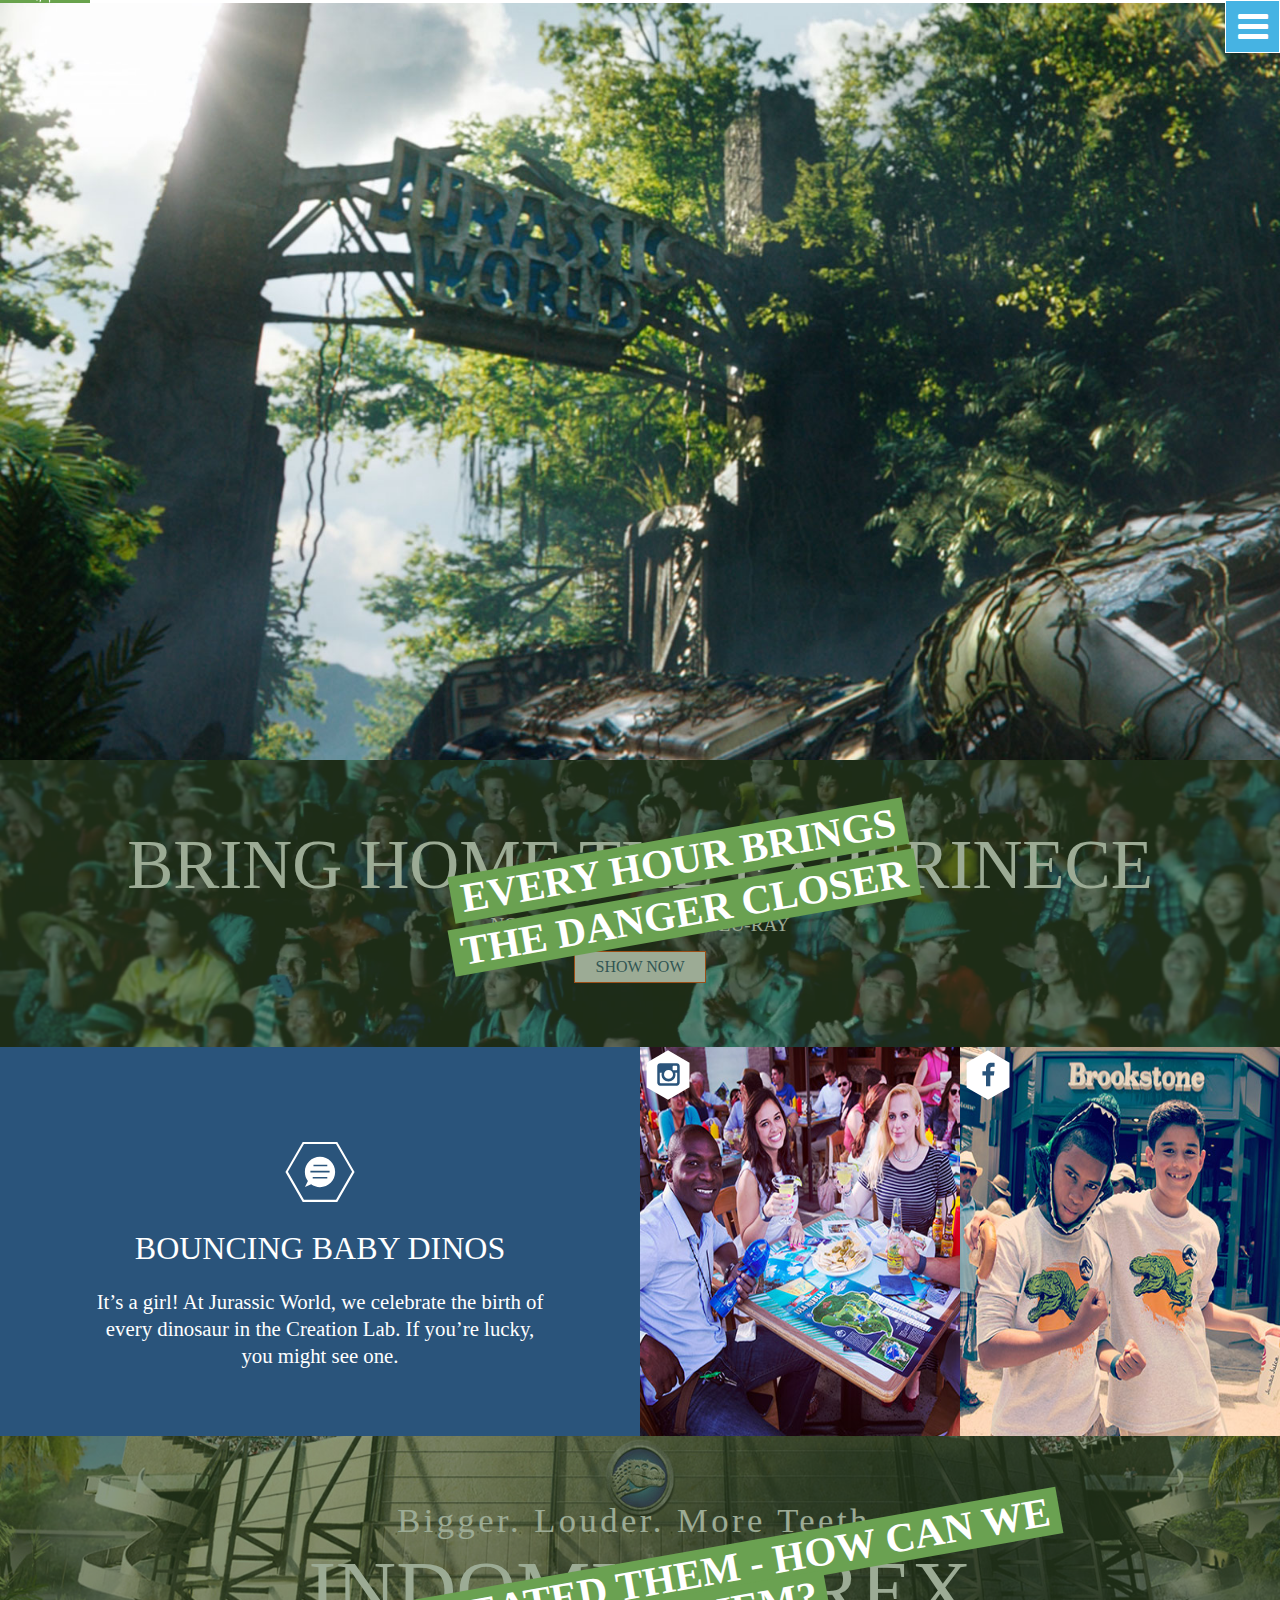
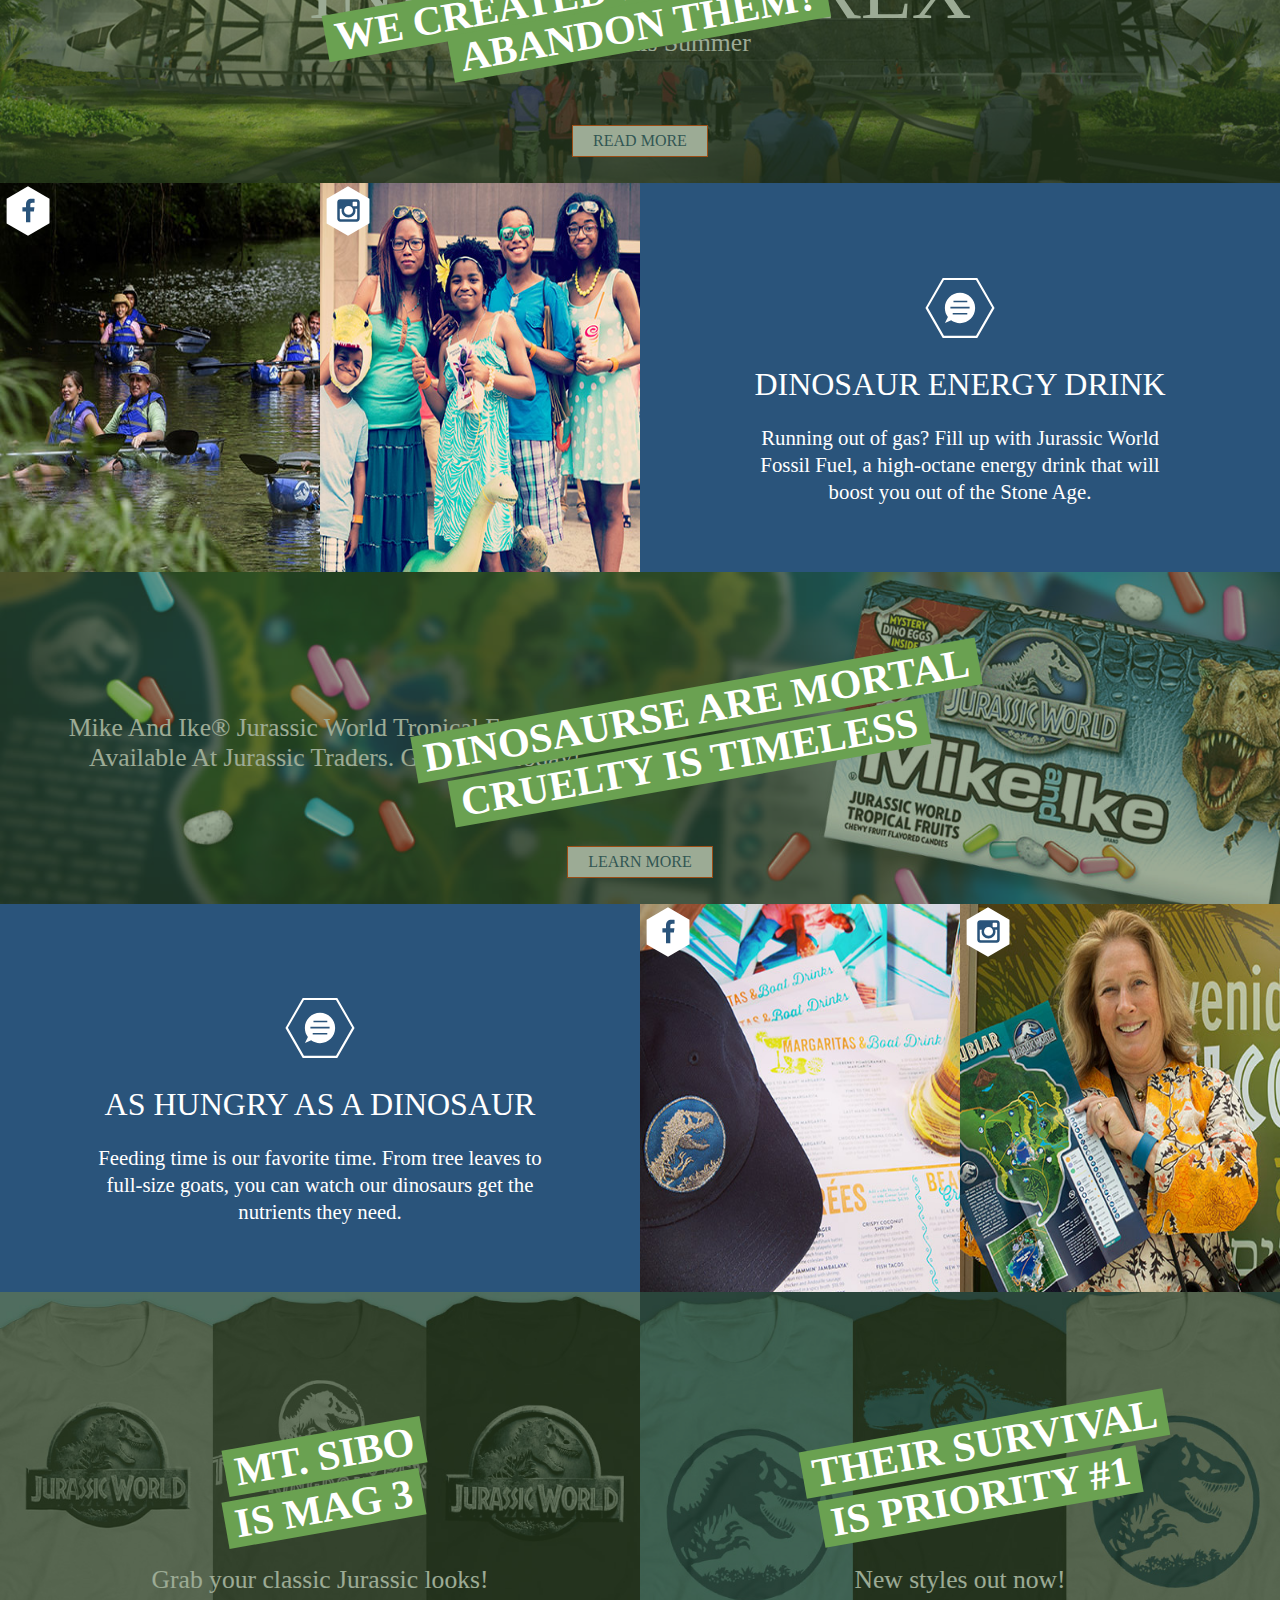
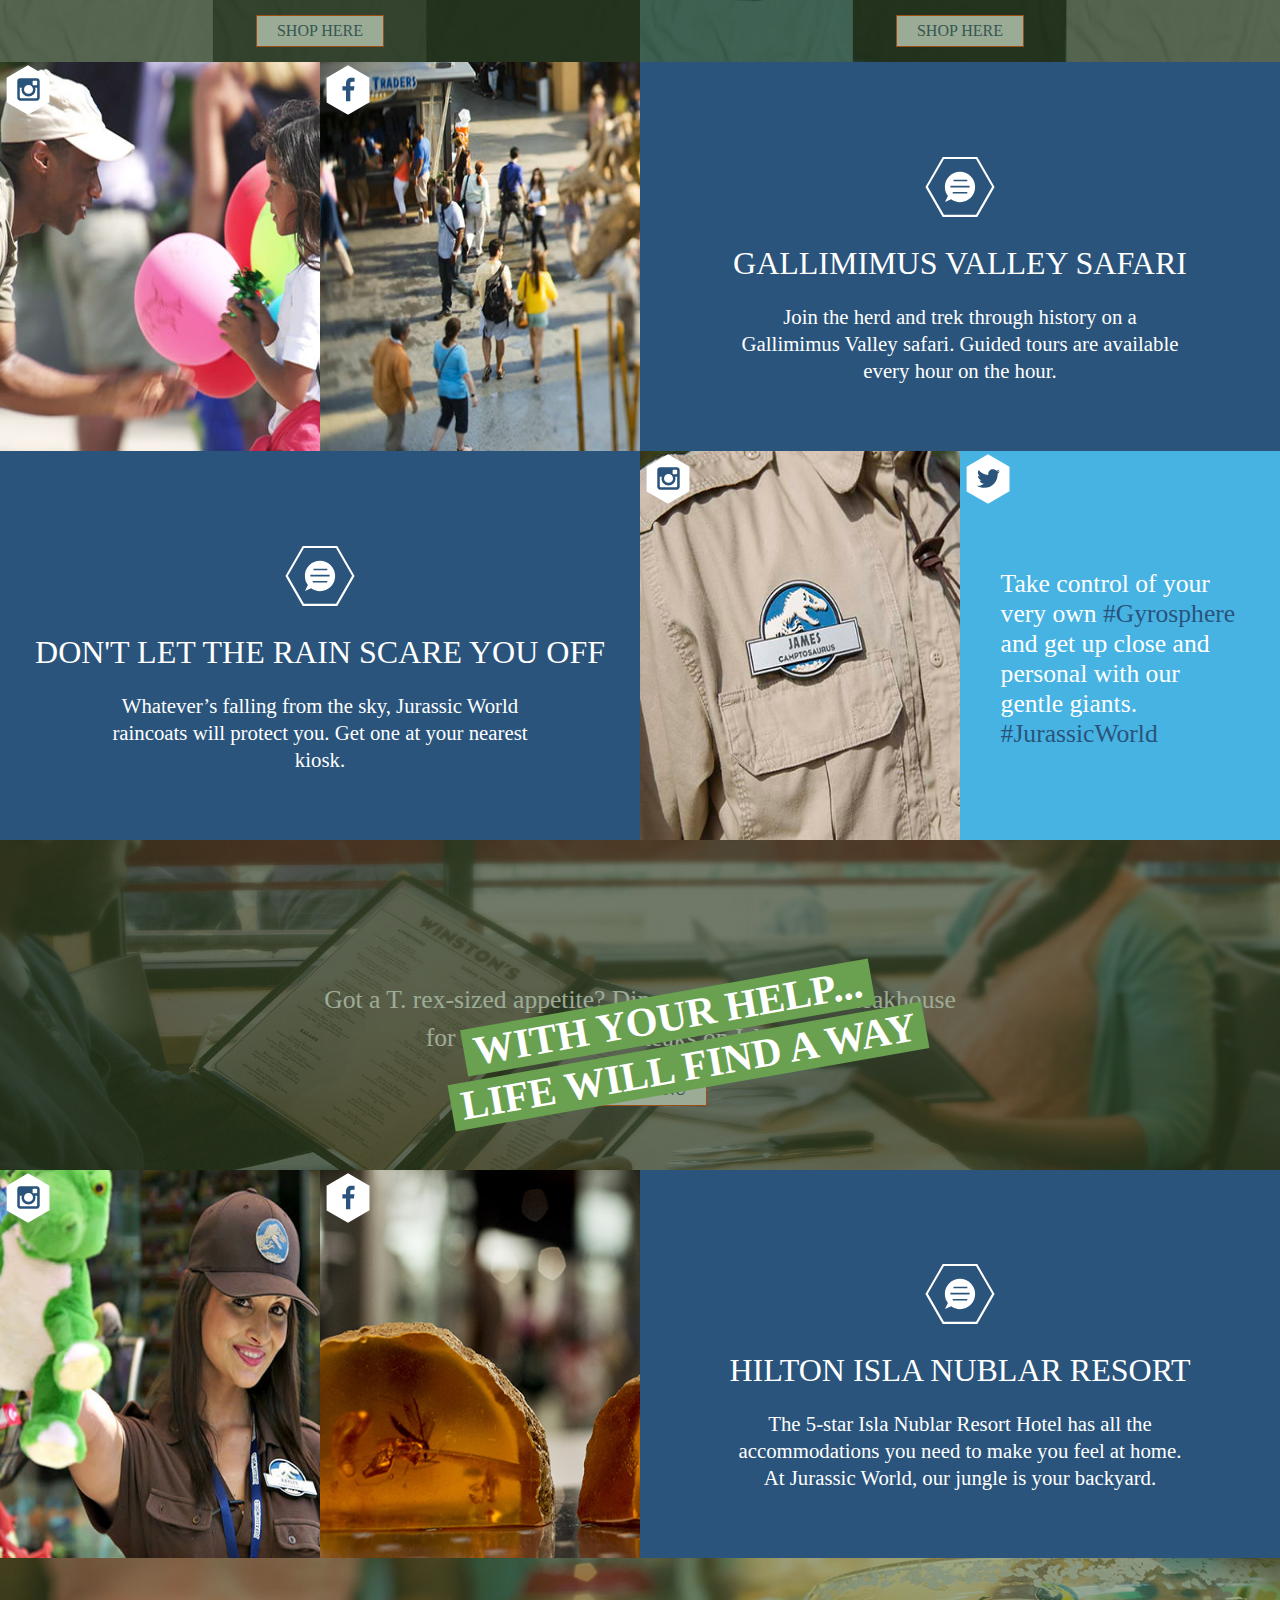
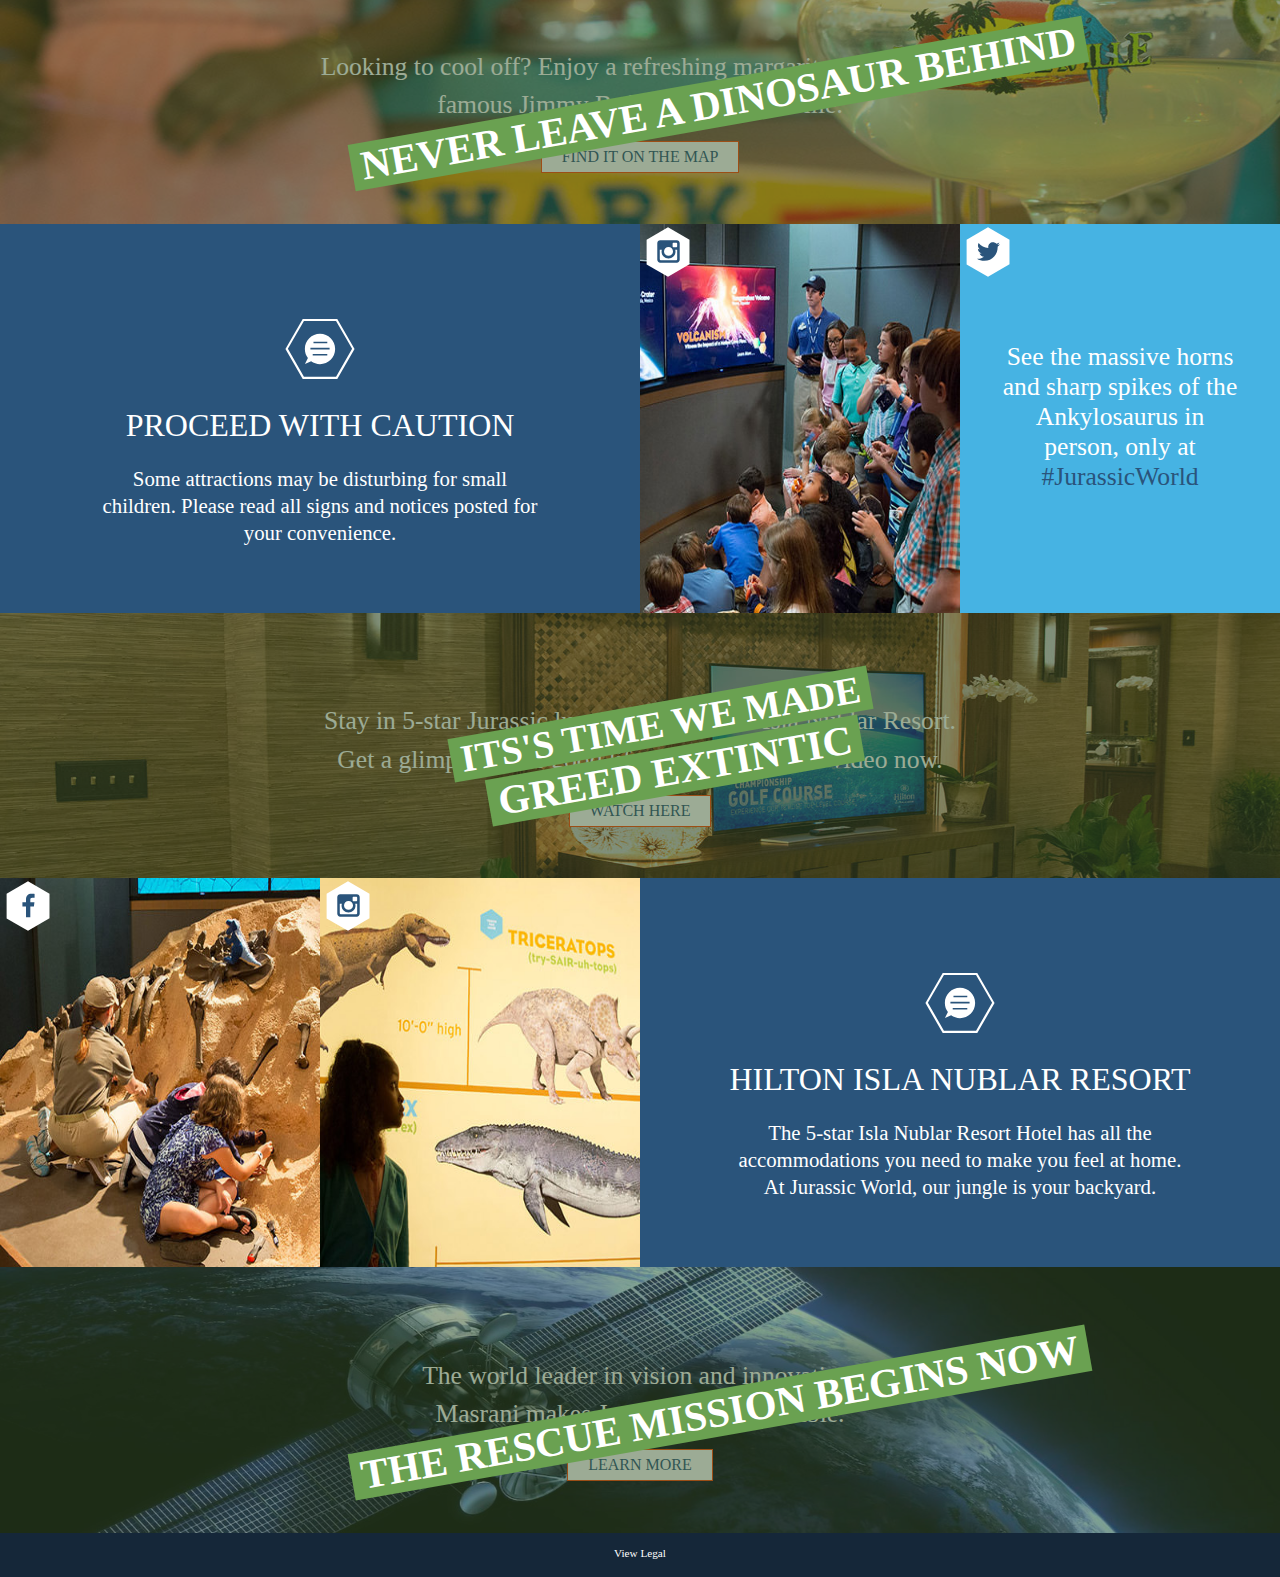
<file: index.html>
<!DOCTYPE html>
<html lang="en">
   <head>
      <meta charset="UTF-8">
      <meta name="viewport" content="width=device-width, initial-scale=1.0">
      <title>The Dinosaur Protection Group has hacked the Isla Nublar Jurassic World site to keep concerned citizens informed of what’s happening with the remaining dinosaurs as they struggle to survive in the face of an imminent natural disaster.</title>
      <link rel="stylesheet" href="https://maxcdn.bootstrapcdn.com/bootstrap/4.0.0/css/bootstrap.min.css" integrity="sha384-Gn5384xqQ1aoWXA+058RXPxPg6fy4IWvTNh0E263XmFcJlSAwiGgFAW/dAiS6JXm" crossorigin="anonymous">
      <script src="https://code.jquery.com/jquery-3.2.1.slim.min.js" integrity="sha384-KJ3o2DKtIkvYIK3UENzmM7KCkRr/rE9/Qpg6aAZGJwFDMVNA/GpGFF93hXpG5KkN" crossorigin="anonymous"></script>
      <script src="https://cdnjs.cloudflare.com/ajax/libs/popper.js/1.12.9/umd/popper.min.js" integrity="sha384-ApNbgh9B+Y1QKtv3Rn7W3mgPxhU9K/ScQsAP7hUibX39j7fakFPskvXusvfa0b4Q" crossorigin="anonymous"></script>
      <script src="https://maxcdn.bootstrapcdn.com/bootstrap/4.0.0/js/bootstrap.min.js" integrity="sha384-JZR6Spejh4U02d8jOt6vLEHfe/JQGiRRSQQxSfFWpi1MquVdAyjUar5+76PVCmYl" crossorigin="anonymous"></script>             
      <link rel="shortcut icon" href="images/favicon.png">
      <link rel="stylesheet" href="css/style.css">
      <link rel="stylesheet" href="https://cdnjs.cloudflare.com/ajax/libs/font-awesome/4.7.0/css/font-awesome.min.css">
      <script src="https://ajax.googleapis.com/ajax/libs/jquery/3.4.1/jquery.min.js"></script>                                
   </head>
   <body>
      <!-- ================= NAVBAR STARTED ====================== -->      
      <div class="navbarr">
         <div id="navbar">
            <div onclick="openLogoDropdownFunction()" style="cursor: pointer;">
               <img src="images/small_logo.png" width="90px" height="53px" class="logo">   
               <hr class="hrForDropDown" id="hrfordropdown">
            </div>
            <a href="index.html">
            <img src="svg/jurassic_world_title.svg" width="210px" height="50px" class="jurassicWorldLogo" style="margin-left: 5px;">        
            </a>
            <a href="https://www.instagram.com/dinosaurprotectiongroup/" target="_blank">
            <i class="fa fa-instagram insta_icon"></i>
            </a>
            <a href="https://twitter.com/dinoprotectgrp?lang=en" target="_blank">
            <i class="fa fa-twitter twitter_icon"></i>
            </a>
            <a href="https://www.facebook.com/DinosaurProtectionGroup/" target="_blank">
            <i class="fa fa-facebook fb_icon"></i>        
            </a>
         </div>
      </div>
      <div class="LogoDropdownMainDiv">
         <ul id="logodropdown">
            <li class="dropdownLogoListItem">
               <img src="images/logo.png" class="dropdownLogo img-fluid">
            </li>
            <li class="dropdownRightSideLogoListItem">
               <img src="images/dpg_logo.png" alt="dpg_logo" class="dpg_logo img-fluid">
            </li>
            <li class="dropdownLogoIconsListItem">
               <a href="https://www.facebook.com/DinosaurProtectionGroup/" target="_blank" class="dropdownLogoFbIconLink">
               <i class="fa fa-facebook dropdownLogoFbIcon"></i>
               </a>
               <a href="https://twitter.com/dinoprotectgrp?lang=en" target="_blank" class="dropdownLogoTwitterIconLink">
               <i class="fa fa-twitter dropdownLogoTwitterIcon"></i>
               </a>
               <a href="https://www.instagram.com/dinosaurprotectiongroup/" target="_blank" class="dropdownLogoInstaIconLink">
               <i class="fa fa-instagram dropdownLogoInstaIcon"></i>
               </a>
            </li>
            <li class="dropdownLogoAlertListItem">
               <p class="alertPara">alert! mount sibo is active</p>
               <p class="volcanicPara">volcanic alert <span style="line-height: 38px;">level</span></p>
               <div class="dropdownLogoAlertSectionNumber">3</div>
            </li>
            <li class="dropdownLogoSliderListItem">
               <p class="dropdownLogoSliderSectionPara">what’s happening</p>
               <div class="carousel slide" data-ride="carousel" data-interval="1800">
                  <div class="carousel-inner">
                     <div class="carousel-item active">
                        <p class="ferrySlideHeading">ferry departs <br>at 9:30</p>
                        <p class="ferrySlideFirstRotatingHeading">island</p>
                        <p class="ferrySlideSecondRotatingHeading">is unsafe.</p>
                     </div>
                     <div class="carousel-item">
                        <p class="meetSlideHeading">meet mr. dna <br>at 9:30</p>
                        <p class="meetSlideFirstRotatingHeading">we must</p>
                        <p class="meetSlideSecondRotatingHeading">protect them!</p>
                     </div>
                     <div class="carousel-item">
                        <p class="mosasaurusSlideHeading">mosasaurus <br>fedding <br>at 9:30</p>
                        <p class="mosasaurusFirstRotatingHeading">feeding show</p>
                        <p class="mosasaurusSecondRotatingHeading">is closed.</p>
                     </div>
                     <div class="carousel-item">
                        <p class="freshSlideHeading">fresh baked <br>churros <br>at 10:15</p>
                        <p class="freshSlideFirstRotatingHeading">save the</p>
                        <p class="freshSlideSecondRotatingHeading">dinosaurs</p>
                     </div>
                     <div class="carousel-item">
                        <p class="innovationSlideHeading">innovation <br>center <br>guided tour <br>at 9:00</p>
                        <p class="innovationSlideFirstRotatingHeading">severe lack</p>
                        <p class="innovationSlideSecondRotatingHeading">of medicine</p>
                     </div>
                     <div class="carousel-item">
                        <p class="imaxSlideHeading">imax screening <br>at 10:00</p>
                        <p class="imaxSlideFirstRotatingHeading">theater closed</p>
                        <p class="imaxSlideSecondRotatingHeading">permanently.</p>
                     </div>
                     <div class="carousel-item">
                        <p class="triceratopsSlideHeading">triceratops <br>feeding <br>at 10:00</p>
                        <p class="triceratopsSlideFirstRotatingHeading">in need of</p>
                        <p class="triceratopsSlideSecondRotatingHeading">urgent care.</p>
                     </div>
                     <div class="carousel-item">
                        <p class="feedingSlideHeading">t. rex feeding <br>at 10:00</p>
                        <p class="feedingSlideFirstRotatingHeading">we can't let them</p>
                        <p class="feedingSlideSecondRotatingHeading">become extinct</p>
                     </div>
                  </div>
               </div>
            </li>
            <li class="dropdownLogoEruptionProjectionListItem">
               <p class="dropdownLogoEruptionProjectionPara">eruption projection</p>
               <p class="dropdownLogoEruptionProjectionMonthName">june</span></p>
               <div class="dropdownLogoEruptionProjectionSectionNumber">22</div>
            </li>
            <li class="dropdownLogoWaitTimesListItem">
               <p class="dropdownLogoWaitTimesPara">wait times</p>
               <div class="carousel slide" data-ride="carousel" data-interval="2000">
                  <div class="carousel-inner">
                     <div class="carousel-item active">
                        <p class="dropdownLogoGyrosphereSlideHeading">gyrosphere</p>
                        <div class="dropdownLogoGyrosphereSlideNumber">0</div>
                        <p class="dropdownLogoGyrosphereSlideMinutes">minutes</p>
                     </div>
                     <div class="carousel-item">
                        <p class="dropdownLogoEggSpinnerSlideHeading">egg spinner</p>
                        <div class="dropdownLogoEggSpinnerSlideNumber">0</div>
                        <p class="dropdownLogoEggSpinnerSlideMinutes">minutes</p>
                     </div>
                     <div class="carousel-item">
                        <p class="dropdownLogoGondolaLiftSlideHeading">gondola lift</p>
                        <div class="dropdownLogoGondolaLiftSlideNumber">0</div>
                        <p class="dropdownLogoGondolaLiftSlideMinutes">minutes</p>
                     </div>
                     <div class="carousel-item">
                        <p class="dropdownLogoCretaceousCruiseSlideHeading">cretaceous cruise</p>
                        <div class="dropdownLogoCretaceousCruiseSlideNumber">0</div>
                        <p class="dropdownLogoCretaceousCruiseSlideMinutes">minutes</p>
                     </div>
                     <div class="carousel-item">
                        <p class="dropdownLogoGentleGiantsPettingZooSlideHeading">gentle giants petting zoo</p>
                        <div class="dropdownLogoGentleGiantsPettingZooSlideNumber">0</div>
                        <p class="dropdownLogoGentleGiantsPettingZooSlideMinutes">minutes</p>
                     </div>
                     <div class="carousel-item">
                        <p class="dropdownLogoGallimimusValleySlideHeading">gallimimus valley</p>
                        <div class="dropdownLogoGallimimusValleySlideNumber">0</div>
                        <p class="dropdownLogoGallimimusValleySlideMinutes">minutes</p>
                     </div>
                  </div>
               </div>
            </li>
            <li class="dropdownLogoDidYouKnow">
               <p class="dropdownLogoDidYouKnowHeading">did you know?</p>
               <hr class="dropdownLogoDidYouKnowHr">
               <div class="carousel slide" data-ride="carousel" data-interval="2400">
                  <div class="carousel-inner">
                     <div class="carousel-item active">
                        <p class="dropdownANewBornBabySlidePara">A newborn human baby has a bigger brain than most fully grown dinosaurs.</p>
                        <div class="dropdownLogoANewBornRotatingHeading">
                           <p class="dropdownLogoANewBornRotatingFirstHeading">this park will never again</p>
                           <p class="dropdownLogoANewBornRotatingSecondHeading">profit from living creatures</p>
                        </div>
                     </div>
                     <div class="carousel-item">
                        <p class="dropdownLogoThePlatesSlidePara">The plates on a Stegosaurus’ back can grow up to 30 inches 76cm. that's about the length of a skateboard.</p>
                        <div class="dropdownLogoThePlatesRotatingHeading">
                           <p class="dropdownLogoThePlatesRotatingFirstHeading">in the face of greed,</p>
                           <p class="dropdownLogoThePlatesRotatingSecondHeading">life always finds a way</p>
                        </div>
                     </div>
                     <div class="carousel-item">
                        <p class="dropdownLogoTRexSlidePara">The T. rex’s widely mocked tiny arms are actually incredibly powerful.</p>
                        <div class="dropdownLogoTRexRotatingHeading">
                           <p class="dropdownLogoTRexRotatingFirstHeading">Masrani Corporation</p>
                           <p class="dropdownLogoTRexRotatingSecondHeading">must be held accountable!</p>
                        </div>
                     </div>
                     <div class="carousel-item">
                        <p class="dropdownLogoTheApatosaurusSlidePara">The Apatosaurus reaches full size in only 10 years. Talk about a growth spurt!</p>
                        <div class="dropdownLogoTheApatosaurusRotatingHeading">
                           <p class="dropdownLogoTheApatosaurusRotatingFirstHeading">One day of park profits</p>
                           <p class="dropdownLogoTheApatosaurusRotatingSecondHeading">could save a species</p>
                        </div>
                     </div>
                     <div class="carousel-item">
                        <p class="dropdownLogoTheStegosaurusSlidePara">The Stegosaurus’ brain is about the size of a walnut.</p>
                        <div class="dropdownLogoTheStegosaurusRotatingHeading">
                           <p class="dropdownLogoTheStegosaurusRotatingFirstHeading">100+ dinosaurs are</p>
                           <p class="dropdownLogoTheStegosaurusRotatingSecondHeading">currently running loose.</p>
                        </div>
                     </div>
                     <div class="carousel-item">
                        <p class="dropdownLogoTheRexEatSlidePara">T. rex eats up to 22 tons, 20 metric tons of meat a year… that’s the equivalent of 18 cows.</p>
                        <div class="dropdownLogoTheRexEatRotatingHeading">
                           <p class="dropdownLogoTheRexEatRotatingFirstHeading">The DPG is trying to monitor</p>
                           <p class="dropdownLogoTheRexEatRotatingSecondHeading">activity on the island.</p>
                        </div>
                     </div>
                     <div class="carousel-item">
                        <p class="dropdownLogoDinosaursSlidePara">Dinosaurs are both hot- and cold-blooded. Usually carnivores are hot; herbivores run cold.</p>
                        <div class="dropdownLogoDinosaursRotatingHeading">
                           <p class="dropdownLogoDinosaursRotatingFirstHeading">Lava is likely to overrun</p>
                           <p class="dropdownLogoDinosaursRotatingSecondHeading">countless dinosaurs</p>
                        </div>
                     </div>
                     <div class="carousel-item">
                        <p class="dropdownLogoTheGallimimusSlidePara">The Gallimimus or “chicken mimic” weighs about 493 pounds, 224 kg more than its feathered namesake.</p>
                        <div class="dropdownLogoTheGallimimusRotatingHeading">
                           <p class="dropdownLogoTheGallimimusRotatingFirstHeading">More than 2 dinosaurs</p>
                           <p class="dropdownLogoTheGallimimusRotatingSecondHeading">are killed every week</p>
                        </div>
                     </div>
                  </div>
               </div>
            </li>
            <li class="dropdownLogoJurassicWorldLink">
               <div class="dropdownLogoJurassicWorldButtonDiv">        
                  <a href="http://www.jurassicworld.com/?redirect=off" target="_blank" style="border: none;">
                  <button type="button" class="dropdownLogoJurassicWorldLinkButton">visit juraassicworld.com</button>
                  </a>
               </div>
            </li>
         </ul>
      </div>
      <div class="barsDiv">
         <i class="fa fa-bars" onclick="openNavbarFunction()" id="openNavbar"></i>          
      </div>
      <div class="navbarDropdownMainDiv">
         <ul id="list" style="-moz-user-select: none; user-select: none; -webkit-user-select: none;">
            <a href="">
               <li id="islandListItem" >
                  <div class="island_overlay_color">
                     <svg xmlns="http://www.w3.org/2000/svg" viewBox="0 0 512 512" class="island_map_icon">
                        <g fill-rule="evenodd" clip-rule="evenodd">
                           <path d="M382.38 36.5H129.618L3.237 256l126.38 219.5H382.38L508.765 256 382.38 36.5zm-8.97 423H138.587L21.126 255l117.46-204.5H373l.25-.186 117.546 204.593L373.41 459.5zM199.367 133.075v-4.128c-1.7.492-2.74.755-3.76 1.093-22.348 7.413-44.673 14.9-67.065 22.18-3.062.995-4.042 2.317-4.038 5.563.1 75.107.07 150.212.063 225.32v4.397c2.016-.618 3.495-1.04 4.956-1.525 21.88-7.29 43.73-14.657 65.66-21.8 3.183-1.035 4.265-2.35 4.26-5.78-.113-75.11-.08-150.214-.076-225.32zM387.428 128.744V124.5c-1.974.59-3.358.96-4.716 1.413-21.77 7.252-43.506 14.598-65.328 21.683-3.286 1.067-4.146 2.55-4.142 5.868.098 74.996.067 149.99.062 224.986v4.35c1.604-.463 2.75-.754 3.87-1.124 22.123-7.335 44.224-14.744 66.39-21.944 3.106-1.01 3.936-2.455 3.932-5.638-.1-75.118-.07-150.234-.068-225.35zM296.73 149.06c-20.51-5.034-40.99-10.186-61.48-15.295-7.395-1.845-14.793-3.68-22.49-5.592-.082 1.516-.19 2.58-.19 3.642-.002 75.457.026 150.914-.07 226.37-.004 3.092 1.054 4.093 3.877 4.783 20.044 4.89 40.043 9.953 60.06 14.955 7.74 1.933 15.485 3.842 23.515 5.833.092-1.488.214-2.555.214-3.62.004-75.578-.018-151.157.06-226.734-.002-2.763-.99-3.728-3.497-4.342zm-10.64 88.257c-4.8 15.455-10.852 30.543-16.8 45.615-3.552 9.003-7.936 17.674-11.965 26.485-.344.75-.82 1.438-1.32 2.307-.425-.533-.813-.862-1.006-1.28-10.434-22.53-21.06-44.998-28.306-68.818-4.684-15.392-.613-28.25 11.042-36.44 10.43-7.327 25.083-7.505 35.725-.432 10.905 7.25 16.564 19.895 12.63 32.563zM255.87 213.79c-7.612-.012-13.937 6.27-13.948 13.852-.01 7.63 6.207 13.82 13.9 13.835 7.778.016 13.854-6.02 13.877-13.786.026-7.664-6.165-13.885-13.83-13.9z"></path>
                        </g>
                     </svg>
                     <h6>island map</h6>
                  </div>
               </li>
            </a>
            <a href="https://www.fandango.com/sweepstakes/jurassicworldfallenkingdom" target="_blank">
               <li id="ticketsListItem" class="animate__animated animate__flipInY animate__slow animate__delay-2s animate__repeat-none">
                  <svg xmlns="http://www.w3.org/2000/svg" viewBox="0 0 512 512"  class="tickets_icon">
                     <path d="M382.38 36.5H129.618L3.237 256l126.38 219.5H382.38L508.765 256 382.38 36.5zm-8.97 423H138.587L21.126 255l117.46-204.5H373l.25-.186 117.546 204.593L373.41 459.5zM187.725 277.522l2.534-1.73 3.087 3.046-1.39 2.918 3.055 3.055.798-1.3.906 4.333s.27-.103 3.51-.878c3.242-.775 4.684-3.763 5.57-5.696.79-1.723 2.026-3.822 3.167-4.67s4.94-1.767 4.94-1.767l-1.64-4.085s-2.1.012-4.528 1.104c-2.43 1.09-3.714 2.458-4.437 3.85-.722 1.392-.967 2.683-2.666 4.713-1.16 1.39-3.083 1.88-4.184 2.05l10.06-16.412-3.345-3.345-14.69 9.09 1.406-3.552s1.943-.195 3.41-.615c.71-.202 1.644-.423 3.76-2.83 2.112-2.404 2.046-5.424 1.282-6.634-.78-1.235-2.927-3.13-4.355-4.322-.79-.66-1.36-1.104-1.36-1.104l-2.812 2.813-11.963 11.964 3.38 3.263 4.06-4.06.528-.526-1.592 5.652-.477 1.693.223.22 2.355 2.355 1.407 1.407zm15.82 2.81l.04-.1c.588-1.51 1.394-3.573 2.7-4.88 1.565-1.565 2.797-1.71 4.182-2.008.142-.03.287-.062.438-.096l.172.832c-.152.033-.3.067-.446.097-1.342.29-2.42.513-3.697 1.822-1.153 1.186-1.934 3.13-2.493 4.562l-.038.1c-1.505 3.858-5.674 4.267-5.85 4.287l-.09-.827c.49-.09 3.785-.46 5.083-3.79zm-1.088-14.95l1.28 1.28-8.637 14.77-.67-.61 1.614-2.85-4.686-4.687-2.9 1.79-.714-.713 14.713-8.98zm-14.206.394l-2.062-2.063-.205-.204-4.2 4.198-.65-.65 6.054-6.052 5.49-5.49.17.102c.487.292 1.91 1.207 2.83 2.396 1.03 1.33 1.997 3.3-.15 5.55-1.832 1.92-2.216 2.094-3.425 2.326-.872.167-2.39.192-3.052.195l-2.262 6.038-.334.89-.658-.6 2.455-6.637zM190.75 296.15c-.55-.176-.446.143-.436.242s.02.215.108.46c.087.246.158.15.235.07.08-.08.13-.195.36-.434.232-.236-.055-.268-.268-.337zM189.49 294.408c-.074.177-.204.335-.128.535.076.2.19.19.368.182.18-.005.457-.033.415-.185-.04-.15-.24-.753-.415-.885-.152-.115-.17.176-.24.353zM200.234 304.473c-.284.12-.424.194-.548.232-.125.038-.264.13-.192.455.054.248.11.224.324.325.213.102.36.126.43.097.072-.03.057-.1-.042-.21-.098-.108-.108-.18-.073-.216.035-.035.052-.047.18-.003.13.044.182-.086.18-.27-.003-.187.025-.533-.26-.41zM184.117 240.737l-5.015-5.015s-5.59 6.134-8.285 9.04c-2.695 2.907-2.947 2.902-3.926 2.794-.977-.11-1.584-.012-2.4-.91-.816-.9-1.884-2.3-1.884-2.3l-4.444 6.704s1.322 2.44 2.305 3.423c.983.983 1.63 1.464 4.67 1.77 3.04.306 4.858-1.188 5.688-2.06.827-.87 13.292-13.446 13.292-13.446zm-22.35 9.54l.68-.868c2.756 2.594 5.215 2.516 6.34 1.398.654-.653 2.567-2.677 4.597-4.82 2.27-2.396 4.798-4.958 5.7-5.862l.743.742c-.894.894-3.417 3.453-5.683 5.846-2.033 2.146-3.953 4.172-4.615 4.836-1.49 1.49-4.434 1.82-7.762-1.272zM191.342 294.93c-.183-.163-.2.097-.365-.042-.167-.14-.184-.225-.267-.36-.083-.14-.18-.333-.224-.054-.037.234.01.39 0 .49-.01.1-.045.23.114.26.16.027.27.04.31.123.04.083-.04.25.167.312.207.06.396.1.524.115.128.018.208.015.26-.058.05-.073-.018-.162-.174-.263-.155-.1-.22-.09-.254-.15-.035-.063.092-.213-.09-.375zM202.508 267.272l-.64-.64-9.744 6.2 4.402 4.403 5.982-9.963zm-7.955 5.854l3.98-2.53-2.465 4.045-1.515-1.514zM206.24 258.004c.132-.574.648-1.178-.192-1.192-.84-.014-1.062.146-1.208.383-.123.197-.26.263-.478.3l1.763 1.763c.002-.27.018-.83.114-1.254zM192.283 251.93l-.14-.14-2.947-2.948s-9.075 8.726-10.04 9.688c-.962.964-1.802.248-2.356-.307-.554-.555-.93-.972-.623-1.362.306-.39 10.39-10.646 10.39-10.646l-3.472-3.473-11.012 11.012c-2.664 2.664-2.263 2.818-2.05 4.138.215 1.32.616 3.113 1.398 3.61.785.494 3.942.522 3.942.522l-1.318 1.575 3.375 3.184 14.136-14.136.717-.715zm-13.928 11.368l-.64-.658.566-.5c-1.162-.66-3.28-1.94-3.506-2.092l-.153-.103c-.437-.295-.82-.505-1.086-.772-.308-.307-.472-.68-.527-1.187-.195-1.767.1-2.04.88-2.82l.08-.077c.685-.69 7.268-7.288 9.058-8.996l.673.673c-1.742 1.662-8.42 8.305-9.083 8.97l-.08.08c-.62.618-.77.657-.616 2.07.054.496.292.762 1.19 1.366l.155.104c.78.528 2.755 1.736 3.586 2.23l9.96-9.668.64.657-11.095 10.72zM198.635 303.122c-.19.037-.24.04-.313.158-.072.12.057.206.26.42.207.21.214.18.266.145.05-.034.128-.104.133-.2.007-.096-.027-.12-.027-.454 0-.156-.128-.108-.318-.068zM199.393 301.412c-.008-.027-.16-.105-.473-.17-.255-.05-.293-.05-.426.09s-.25.2-.223.25c.03.05.074.087.392.183.318.097.376.018.497-.076.12-.096.24-.25.233-.278zM200.28 303.735c-.024-.118-.042-.222-.123-.557-.08-.335-.14-.308-.347-.348-.236-.042-.333.01-.3.114.03.106.02.15-.02.378s-.118.003-.162-.01c-.042-.013-.12.083-.085.29.033.205.04.236.09.24.05.006.187.017.573.104.386.087.396-.09.373-.21zM198.307 302.55c-.046-.077-.22-.138-.428-.18-.21-.04-.234-.036-.24.237-.004.275.07.268.15.298.082.03.203.024.362-.107.158-.134.212-.154.155-.248zM196.85 302.552c-.125.1-.165.074-.28-.067-.118-.143-.22-.1-.484-.018-.264.08-.277.25-.233.323.043.074.043.17.152.315.11.144.28.102.566.06s.362-.183.483-.375c.123-.19.173-.182.07-.286-.12-.12-.148-.05-.272.048zM195.036 297.73c.172.013.383.005.362-.182-.02-.185.09-.296.106-.45.02-.157.024-.28-.044-.302-.07-.02-.076.014-.183.136-.107.12-.15.183-.187.17-.033-.012-.055-.06-.138-.2-.083-.135-.152-.09-.17-.07-.017.018.015.027-.013.296-.028.268-.116.58.266.603zM197.142 298.223c-.238-.183-.11.344-.29.312-.048-.01-.23-.308-.29-.29-.06.016-.055.13-.072.445-.018.313.038.382.1.424.062.04.093.065.304.227.21.163.29.237.34.198.053-.037.102-.26.116-.445.014-.186.034-.33.06-.476.03-.146-.078-.248-.268-.394zM195.976 301.826c-.01-.07.062-.18.145-.234.084-.057.132-.1.118-.152-.013-.055-.156-.05-.263-.157-.04-.038.08-.15.205-.247.148-.114.086-.148-.072-.217-.16-.07-.205-.13-.232-.178-.028-.047.142-.19-.004-.252-.145-.062-.09.077-.325.076-.234 0-.28-.023-.29-.067-.01-.048.185-.172.29-.237.108-.065.22-.092.45-.082s.38-.055.385-.114c.002-.06-.077-.09-.056-.157.02-.07.165-.153.12-.213-.045-.06-.124.028-.424-.03-.3-.058-.48-.095-.67-.088-.192.005-.396.014-.43-.026-.036-.042.116-.146.36-.28.246-.134.354-.166.443-.187s.255-.09.17-.21-.118-.23-.08-.293c.038-.066.164-.25.11-.312-.056-.063-.087-.003-.208-.034s-.093-.155-.187-.124c-.093.03-.068.075-.155.19-.085.112-.225.307-.3.28-.076-.03-.113-.087-.176-.18-.063-.088-.126-.115-.188-.088-.063.028-.058.1-.12.3-.063.2-.225.453-.273.474-.05.02-.128.1-.17-.13-.042-.225-.038-.325-.02-.405.02-.083.167-.252.116-.332-.052-.078-.146.082-.194-.097-.048-.18-.067-.374-.088-.477-.022-.104-.084-.185-.164-.1-.267.285-.55.645-.763.888-.215.24-.387.364-.142.492.245.128.417.23.39.266-.027.035-.166.118-.175.177-.01.06.096.116.2.235.104.116.162.216.345.2.183-.018.48-.073.5-.012.022.062-.358.167-.02.29.34.122.473.148.542.197.07.048.22.09-.018.19-.24.1-.488.32-.18.536.307.22.33.194.475.284.145.09.282.153.336.182.055.03.186.084.182.122-.002.036-.037.105-.213.09-.176-.018-.305.048-.3.182.002.136.07.184.126.26s.152.24.326.173c.17-.07.223-.114.32-.163.098-.048.257-.144.244-.214zM192.057 297.21c-.093-.203-.18-.344-.204-.38-.082-.126-.113.036-.124.136-.01.1-.043.27-.1.473-.06.204-.095.17-.257-.043-.162-.21-.262-.198-.358-.178-.097.02-.193.145-.287.228-.093.087.045.108.086.323.042.213.01.278.14.373.125.093.29.03.4.027.105-.003.167.052.298.12.13.07.256-.09.484-.262.227-.174.155-.217.103-.345s-.09-.268-.183-.472zM189.033 265.218c.668.042 2.26.008 3.05-.145.985-.19 1.248-.354 2.96-2.146 1.634-1.714.988-3.21.01-4.52-.734-.982-1.688-1.558-2.143-1.827l-1.407 1.406-4.852 4.85 1.945 1.946.438.436zm3.79-6.04c.862.52 1.23.9 1.057 1.91-.184 1.06-1.274 1.834-2.336 2.102-1.025.26-2.078-.347-2.158-.39l3.438-3.622zM219.592 264.08c-.068-.2-.072-1.4-.088-1.437 0 0-.943 1.19-1.36 1.608-.418.418-.382.476-.325.636.056.16-.037.592.06.75.1.162.135.445.127.808-.008.363.142.874.142.874l1.54-1.592s-.03-.093-.05-.237c-.02-.147-.068-.398.007-.685.073-.284.01-.522-.055-.724zM215.115 268.218l1.257 1.257s.028-.553.04-.842c.01-.29-.01-.546-.165-.814-.155-.27-.12-.49-.32-.692 0 0-.407.57-.562.747s-.25.343-.25.343zM207.99 280.374c-.71 1.513-1.375 4.454-3.113 5.57-2.356 1.512-4.266 1.385-4.266 1.385l.776 4.908s2.3-.18 3.562-.447c1.264-.267 3.6-1.857 4.572-3.367.972-1.513 1.902-3.604 2.428-4.774.53-1.172 1.937-2.37 2.992-2.64s3.725-.985 3.725-.985l-1.83-4.354s-.86-.074-3.582.68c-2.982.823-4.722 2.874-5.263 4.024zm7.708-1.59c-1.74.2-3.302.932-4.342 2.14-.593.685-1.192 1.882-1.733 3.07-.673 1.48-1.405 3.046-2.28 3.812-1.214 1.068-2.49 1.66-4.11 1.778l-.043.004-.098-.818.046-.003c.528-.04 2.078-.247 3.677-1.652.726-.636 1.347-2.08 1.98-3.473.593-1.305 1.223-2.503 1.902-3.29 1.196-1.388 2.696-2.098 4.868-2.426l.133.857zM218.386 268.41c-.1.076-.285.23-.197.424.035.078.13.127.37.072.39-.09.81.024.935.056.123.03.236-.08.256-.3.022-.215.026-.314.147-.544.12-.228.1-.466.096-.708-.005-.24-.02-.597-.257-.39-.238.204-.54.55-.8.798-.257.247-.386.47-.55.593zM211.48 239.403c.203.293.057.55-.048.835-.043.124-.032.242-.015.37.044.325.032.546-.14.83-.097.163-.242.294-.364.438-.15.176-.275.382-.15.612.046.09.13.154.22.19.158.063.325.084.483.142.36.132.687.392 1.08.414.42.025.69-.288.845-.642.436-.98.976-1.297 1.95-.94.903.33 1.837.843 1.897 1.52.06.678-.745.655-.76 1.288-.015.632.587.392.813.42.225.03.52.053.91-.52.392-.57.85-1.136 1.528-.865s1.068.783.79 1.513c-.277.73-.534 1.513 0 1.76.535.25 1-.368 1.272-.76.27-.39.85-1.12 1.302-.88.45.242.127.836.278 1.228.15.39.387.83.452 1.31.083.623-.262 1.125.015 1.263.332.165.6-.16 1.076-.355.663-.27.932-.71 1.265-1.008.572-.512.888-.812.918.106.03.918.044 1.386.008 1.783-.07.715-.477.912-.204 1.136.422.346.768.06 1.04 0 .27-.06.737-.194 1.25-.692.51-.498.677-.603.887-.526.21.075.083.67-.008 1.15-.09.482-.31 1.032-.355 1.348-.044.316-.016.452.196.557.212.104.512-.12.753-.407.24-.286.444-.564.54-.843.1-.278.273-.407.46-.37.188.04.264.25.15.77-.112.52-.352 1.33.13 1.482s.57-.39.683-.685c.113-.293.354-1.03.43-1.227.075-.195.113-.43.324-.384.21.045.317.362.248.85-.068.49-.098.88.075.994.173.113.24.09.874-.06.632-.15.82-.204 1.182-.655.36-.45.428-.79.6-1.16s.234-.61.587-.557c.354.054.565.4.587.784.023.383-.142 1.075.136 1.158.28.083.535-.038.707-.166.173-.128.354-.474.52-1.212.166-.736.264-1.27.565-1.3.3-.03.52.608.595.984.075.376.075 1.34.375 1.416.302.075.478-.014.587-.466.187-.775.26-.388.397-1.137.1-.535.15-.934.4-.942.248-.007.346.39.39.934.046.54.24.677.438.662.195-.015.3-.315.315-.753.015-.436.34-.457.39-1.232.053-.776-.126-1.573.52-1.65.648-.074.852.867.964 1.205.113.34.354 1.676 1.123 1.634.542-.03.58-.406.586-.587.016-.405.383-.895.693-1.293.308-.4.308-.94.255-1.4-.05-.46-.203-.91.286-.98.49-.066.942.325 1.236.964.292.64.127 1.484.684 2.1.558.618.655.957.873 1.19.217.233.556.33.856.227.302-.106.46-.415.25-.852-.21-.436-.03-.692.202-.79.234-.098.263-.49.114-1.047-.15-.556-.835-1.752.316-1.46 1.15.293 1.332.4 1.49.813.158.416.278 1.35.31 1.635.03.285.036.64.142.835.104.195.255.54.316.767.06.226.142.37.398.43s.466-.256.46-.46c-.007-.202-.118-.46.458-.955.422-.362.44-1.01.37-1.348-.128-.625-.098-1.166.458-1.182.558-.015.48.422.506.655.022.234.06.54.4.985.338.445.518.79.547 1.122.03.33.137.797.534.94.4.143.384.098.558.286s.54.376 1.022.467c.48.09.987.28 1.52.708.536.428.835.94 1.364 1.026.533.087 1.082.275 1.503.516.422.24.64.474.776.64.134.166.26.463.513.495s.397.116.517.236c.12.12.18.045.754.03.57-.014.955.038 1.392.384.436.346.565.58.452 1.01-.114.428.082.774.005 1.27-.074.497.16.698.333.89.173.186.525.465.587.736.06.27.264.188.286.692.02.504-.01.564-.204.73-.196.165-.083.64-.362.78-.276.144-.73.25-.452.56.28.308.477.367.665.586.187.217.353.722.353 1.062 0 .842-.226.61-.27 1.31-.03.48.02.82.14 1.105s.115.266.046.83c-.067.563.03.872.205 1.226.173.354.28.97.28 1.422 0 .452-.265 1.152.042 2.167.31 1.017.438 1.58.582 2.056.142.474.11.79.3 1.415.188.625.534 2.04.692 3.115.157 1.076-.015 1.325.254 1.762.272.437.713 1.515 1.155 2.94.44 1.424.524 2.02.556 2.455.052.744-.196.64-.204 1.002-.008.487-.104.963-.164 1.202-.062.24-.21.315-.228.542-.015.226.09.316.09.677 0 .363-.15 1.1-.352 1.847-.203.743-.287 1.082-.71 1.594-.42.514-1.21.702-1.812.867-.603.164-1.15.144-1.535.3-.383.158-.896.19-1.22.212-.322.02-.85-.084-.917-.498-.067-.413.015-.616.256-.87.24-.26.263-.476.226-.785-.038-.31-.144-.46.03-.603.173-.143.255-.406-.204-.46-.46-.05-.487-.128-.54-.21-.054-.084-.085-.247.12-.45.203-.204.256-.272.097-.4-.158-.128-.367-.02-.474.07-.107.09-.272.103-.475-.145-.203-.25-.188-.43-.04-.597.15-.164.227-.283.17-.376-.063-.09-.438.075-.687-.083-.248-.157-.257-.36-.084-.55.174-.187.27-.39.114-.532-.158-.144-.37-.07-.655-.16-.287-.09-.806-.577-1.01-.825-.203-.25-.54-.543-.775-.867-.233-.324-.608-1.528-.918-2.002-.307-.475-.602-1.1-.98-1.625-.374-.527-.436-1.01-.78-1.625-.346-.62-.37-1.002-.48-1.536-.115-.534-.355-1.152-.544-1.46s-.534-.806-.534-1.12.293-1.605-.226-2.14c-.52-.533-1.002-.55-1.272-.835-.27-.286-.77-1.34-1.062-1.92-.292-.578-.73-.91-1.392-1.135-.662-.227-1.068-.15-1.354-.39-.286-.244-.504-.882-.708-.89-.203-.008-.406.33-.15.81.256.483.55.387.7 1.573.15 1.19 0 1.355.03 1.747.03.392-.03.77-.346 1.204-.316.437-.505 1.046-.617 1.28-.113.232-.375.842-.617.676-.24-.164-.406-.3-.39-.525.014-.226.18-.633-.046-.95-.225-.314-.31-.532-.51-.586-.205-.05-.333-.044-.52.265-.19.31-.318.624-.392.782-.18.39.106.236-.023.55-.21.512-.346.468-.7 1.062-.354.595-.436.496-.572.947-.135.45-.255.858-.4 1.257s-.3 1.068-.24 1.715c.06.646.144 2.114.12 2.845-.022.73-.06 2.552-.067 3.23-.015 1.52.68 2.856.783 3.266.173.687.227.784.46 1.183.233.398.572 1.1.67 1.422.097.324.225.95.135 1.28-.09.33-.173.504-.422.603-.25.097-.586-.105-.805-.248-.218-.144-.308-.038-.632-.227s-.406-.542-.896-.896c-.49-.353-.956-.594-1.242-.924-.285-.33-1.376-1.635-1.76-2.59-.385-.957-.437-1.324-.392-1.85.045-.53-.007-1.89-.158-2.778-.15-.89.015-1.716.03-2.333.015-.618-.196-2.153-.512-2.876-.316-.722-1.437-4.012-1.58-4.906-.144-.896-.323-1.42-.66-2.527-.34-1.106-.28-1.918-.228-2.514.053-.595-.105-.92.497-1.957.603-1.04.746-1.604.858-1.928.113-.324.36-.692.24-.783-.12-.09-.153-.063-.708.315-.555.377-.93.725-1.097.725-.167 0-.37.098-.55.277-.18.18-.383.247-.602.3-.218.054-.594.25-.594.25s1.158-1.025 1.64-1.492c.482-.465 1.423-1.27 1.316-1.392-.105-.12-.52.083-.903.392-.335.27-.682.493-.764.556.11-.11.728-.79 1.035-1.098.34-.34.686-.654.565-.79-.12-.136-.39-.03-1.04.542-.646.57-1.346 1.06-1.678 1.316-.33.257-.4.28-.662.452-.263.172-.436.286-.64.49-.202.202-.436.195-.602.284-.166.092-.835.43-.835.43s.958-.91 1.573-1.468c.835-.76 1.35-1.243 1-1.498-.165-.12-.61.1-.932.227-.324.13-.25.054-.655.25-.407.195-1.062.533-1.295.6-.233.07-.36.243-.73.37s-1.083.437-1.28.543c-.195.104-.444.066-.684.172-.24.105-.76.278-.76.278s1.347-.91 2.13-1.347c.784-.438 1.288-.865 1.25-.98-.037-.112-1.377.385-2.326.776-.948.39-1.023.42-1.37.797l-.496.54s.516-.717-.165-.645c-2.115.22-4.61 1.29-4.583 1.27 1.527-1.12 3.688-1.82 4.388-2.01s1.164-.142 1.49-.707c.19-.33.26-.626.4-1.104.194-.68.466-1.12.345-1.205-.248-.173-.392-.016-.912.322-.518.34-1.067.857-1.6 1.272-.535.414-1.145.933-1.642.934-.496 0-.655.053-1.098.21-.444.158-.738.285-1.076.4-.34.11-1.152.563-1.152.563s1.046-.955 1.85-1.49c.807-.533 1.032-.594 1.846-1.573.813-.978.82-1.18 1-1.376.18-.194.24-.256.105-.45-.136-.196-.36-.287-.677 0-.317.285-.557.543-.948.947-.392.406-.617.437-.76.385-.145-.053-.4-.324-.588-.437-.188-.113-.573-.3-1.09-.128-.882.293-1.694 1.046-1.694 1.046-.038 1.362-.415 2.25-.415 2.25-.187-.97-.6-1.46-.6-1.46-1.115.844-1.747 1.4-2.04 1.74-.294.338-.242.3-.354.503-.112.202-.18.466-.293.624-.113.158-.083.294.083.444.072.064.147.134.158.235.01.1-.04.192-.054.29-.02.146-.01.3-.02.45-.01.168.002.336.033.5.033.18.138.436.544.194.406-.24.685-.383 1.114-.45.43-.068.92-.002 1.085.15.165.15.106.39-.045.586s-.22.397-.083.595c.136.195.48.827.616 1.008.136.182.36.196.648.436.287.24.264.504.82.595.558.09.626-.068.85.083.228.15.355.367.754.48.398.114.542.12.865.324.323.204.455.063.752.09.55.054.67.25.67.25.18.015.11-.335.353-.67.36-.497.708-.82.985-.88.42-.092.527-.15.58-.445.053-.292-.226-.287-.016-.572.21-.286.7-.67.948-.767.25-.1.564-.038.7.053.136.09.316.257.414.203.098-.053-.053-.415.467-.226.52.188 1.055.223 1.708.896 1.43 1.476 1.29 2.8 1.273 2.762-.377-.768-.85-1.15-1.13-1.4-.277-.248-.37-.367-.79-.52-.422-.15-.76-.006-.963-.135-.204-.128-.166-.347-.452-.3-.286.044-.18.286-.474.473-.293.188-.617.286-.42.587.195.303.353.415.526.36.173-.05.693-.283 1.265.092.572.377.842.63 1.31 1.265 1.182 1.604.737 2.935.737 2.935-.18-1.038-1.122-2.13-1.332-2.37-.21-.24-.414-.55-.925-.55-.512 0-.866.083-1.07-.06-.202-.145-.18-.227-.503-.083s-.67.353-.925.368c-.257.015-.332-.03-.423-.18-.09-.152-.293-.25-.428-.19-.136.06-.18.106-.33.498-.15.392-.392.48-.633.737-.24.256-.302.466-.466.452-.166-.017-.287-.227-.467-.15s-.324.338-.662.374c-.34.038-.67-.143-.714-.247-.046-.106-.077-.304-.227-.392-.15-.09-.338-.144-.52-.293-.18-.15-.21-.422-.42-.468-.21-.046-.73.008-1.01-.21-.277-.22-.406-.92-.64-.973-.232-.05-.39.062-.767-.164-.376-.227-.43-.61-.707-.708-.28-.097-.473.006-.677 0-.203-.007-.203-.112-.693.315-.49.43-.95.873-.95.873s.47.244.785.377c.464.2.55.227.676.766.125.536.313.58.49.617s.404.062.69.287c.408.322.367.54.542.56.55.06.748.085.884.11.138.027.283.027.486-.167.202-.192.39-.21.57-.192.18.018.366.168.49.25s.253-.04.473.163c.218.2.56.53.655.613.095.087.234.165.438.198.42.07.38-.134.678-.11.233.016.457.11.585.04.128-.067.443.058.688.113.245.055.438.13.494.063.057-.063.104-.154.068-.344-.034-.188.267-.48.722-.395.455.087.92.26 1.614 1.093 2.05 2.46 1.496 4.652 1.495 4.646-.184-1.268-.89-2.626-1.782-3.32-.54-.42-.8-.22-1.014-.368-.112-.078-.357-.16-.477-.073-.122.085.067.187.21.27.14.082.158.106.15.22-.01.11-.236.047-.516.024-.28-.02-.627-.025-.653.354-.026.377.31.43.494.502.185.072.378.094.447.198.068.102.223.093.33.045.104-.05.466.062.633.16.167.1.606.386.79.807.364.838.096 1.646.08 2.022-.02.545-.098.795-.442 1.403-.344.61-.662.8-.894.98-.23.18-.314.16-.314.16s.46-.488.68-1.746c.22-1.258.04-1.454-.043-1.605-.08-.15-.146-.31-.43-.533-.282-.225-.338-.383-.38-.484-.044-.104-.028-.147-.14-.188-.11-.044-.106.14-.338.088-.232-.05-.456-.196-.61-.315-.155-.123-.272-.21-.413-.2-.143.015-.433.047-.622.065-.19.017-.644-.13-.782-.215-.137-.086-.45-.364-.507-.55-.056-.186-.236-.537-.188-.687.046-.15-.032-.296-.185-.374-.155-.077-.24-.068-.357.058-.116.124-.262.185-.45.148-.19-.034-.44-.137-.503-.2-.064-.066-.17-.225-.34-.28-.166-.055-.36-.095-.54-.077-.18.018-.405-.103-.48-.153-.18-.12-.087-.224-.207-.353-.12-.13-.24-.12-.69-.228-.452-.107-.775-.25-.9-.314-.124-.063-.094-.17-.265-.222-.172-.052-.46-.05-.644-.01-.126.026-.348.092-.48.138l39.097 39.1c1.082-.9 2.132-1.853 3.146-2.866 18.034-18.034 18.034-47.273.002-65.307-14.78-14.778-37.08-17.444-54.576-8.002l.022.02c.338.12.794.235 1.006.54zm43.472 47.006s-.646.577-1.108.905c-.46.328-.71.482-1.71.834-1.08.38-1.827.213-1.836-.16-.01-.412.32-.542.68-.613.36-.07.726-.104 1.83-.29 1.234-.214 2.144-.678 2.144-.678zm-4.166-11.63c.164-.058.41-.028.41-.028s-.18.11-.357.268c-.18.157-.276.15-.27-.02.01-.174.052-.158.216-.22zm.015.975c.147-.012.66-.018.66-.018s-.354.173-.573.318c-.22.145-.436.157-.41-.052.027-.196.18-.236.324-.248zm-.6 1.18c.164-.282.356-.2.6-.086.243.11.84-.02.84-.02s-.237.157-.338.184c-.1.024-.155.06-.58.118-.327.046-.668.056-.52-.197zm-.605.968c.066-.222.223-.244.348-.198.126.043.157.043.564.17.408.126 1.043-.026 1.043-.026s-.244.163-.45.202c-.203.042-.407.127-.928.2-.517.076-.657-.083-.577-.35zm-.227.917c.156-.037.435.026.81.23.374.203 1.19.117 1.19.117s-.352.188-.597.194c-.244.01-.438.076-.897.105-.46.03-.783-.006-.798-.308-.01-.224.137-.3.293-.337zm.376 1.7c.204.027.407.05.853.058.446.01 1.013.025 1.525-.167.015-.005-.308.31-.72.475-.232.095-.522.206-1.39.346-.87.142-1.047-.12-1.04-.385.014-.603.292-.398.772-.326zm1.16 1.7c-.2.045-.64.177-1.09.343-.45.167-.79.19-.742-.17.04-.315.2-.395.534-.37.334.02.456 0 .813-.02.546-.03 1.52-.157 1.52-.157s-.835.332-1.035.375zm.89 1.273c.024-.005-.514.41-1.08.715-.406.22-.823.304-1.085.38-.266.08-.534-.13-.56-.52-.04-.64.243-.455.397-.44.157.015.364.06.74.026.234-.02.924-.018 1.586-.16zm-2.822 2.296c-.063-.666.04-.747 1.096-.606.743.1 1.57.004 1.877-.06.31-.062.824-.186.817-.186-.007 0-1.406.666-2.186.962s-1.54.554-1.604-.11zm.108 1.36c-.034-.566.33-.522 1.407-.68.723-.103 1.975-.488 2-.49.025-.004-.5.38-.935.644-.435.263-.868.504-1.255.668-.388.166-1.192.29-1.217-.14zm.322 1.773c-.074-.172-.167-.302.034-.45s.86.17 1.217.312c.356.14.976.404 1.71.347.018 0-.746.328-1.832.385-.564.03-.823.104-1.128-.594zm3.925 3.87c-.375.228-.806.435-1.096.584s-1.073.443-1.165.006c-.1-.478.55-.622 1.426-.727.416-.05 1.407-.212 1.407-.212l-.57.35zm-1.163-.806c-.498.188-1.19.388-1.283-.027-.062-.28.2-.49.85-.54.65-.047 2.342-.412 2.342-.412s-.65.51-1.908.98zm1.41-1.647c-.783.396-1.5.653-1.968.757-.466.104-1.064-.137-1.247-.445-.133-.223-.238-.51.36-.612.228-.038.577.015 1.043.003.74-.018 1.75-.175 2.196-.282.422-.098 1.116-.306 1.116-.306s-.717.487-1.502.886zm5.227-13.678c.077.053-.07.15-.167.167s-.2-.004-.2-.004.222-.263.368-.164zm-.003.708c.118-.107.243-.14.317-.013.097.16-.123.19-.276.235-.15.046-.52.018-.52.018s.364-.133.48-.24zm-.16.852c.406-.196.62-.24.676-.03.046.176-.227.313-.47.33-.243.015-.826-.078-.826-.078s.355-.096.62-.222zm.457.803c.23-.118.483-.092.533.07.082.265-.207.426-.677.5-.692.103-1.192-.124-1.178-.125.648-.045 1.094-.328 1.322-.445zm-.015 1.08c.493-.186.732-.292.885.028.135.278-.203.52-1.1.66-1.35.21-1.915-.003-1.906-.006 1.054-.157 1.886-.595 2.12-.683zm-.27 1.566c.628-.285.874-.43 1.053-.534.18-.104.536-.252.702.16.166.41-.364.592-.758.758-.394.165-.84.3-1.562.37-1.07.104-1.602.004-1.602.004.83-.18 1.574-.486 2.168-.757zm.34 1.262c.982-.338 1.203-.434 1.298-.475.106-.046.463-.134.715.3.228.39.304.724-.862.86-.857.1-1.945-.046-2.32-.117-.375-.07-.625-.177-.625-.177s.84-.06 1.796-.39zm-1.222 1.91c.062.003.983-.113 1.892-.393.936-.288 1.366-.444 1.534-.506.166-.06.414-.107.685.305.238.366.158.68-1.05.75-1.205.072-2.082.017-2.258.01-.165-.008-.74-.156-.804-.168zm1.62 1.346s.964-.393 1.728-.67c.763-.277.875-.277 1.063-.33.187-.047.444.058.546.335.185.515.103.55-.56.56-.663.01-.934.092-1.16.117-.225.024-.59.05-.86.006-.268-.043-.757-.018-.757-.018zm1.824.708c.772-.22.98-.303 1.08-.364.1-.063.297-.095.4.078.076.126-.42.442-.802.61-.382.17-.752.24-1.084.196s-.752-.05-.783-.056c-.032-.007-.246.028-.246.028s.667-.273 1.435-.492zm-1.237 1.545c.114.004.832-.062 1.56-.48.49-.28.657-.41 1.122-.712.726-.47 1.053-.48 1.192-.014.137.47-.328.563-.912.835-.462.214-.772.35-1.13.44-.42.107-.637.123-1.05.073-.36-.044-.708-.13-.783-.142zm.963.664c0 .005.305-.168 1.278-.396.972-.23 1.094-.386 1.364-.46.27-.073.597-.197.756.056.136.214-.35.354-.72.496-.368.144-.83.2-1.238.285-.408.085-.85.03-1.045.02-.195-.012-.395-.007-.395 0zm.287.693c1.08-.086 1.555-.17 2.118-.43.562-.26 1.116-.437 1.274-.46s.515-.018.717.333c.224.39-.037.805-.73.94-.693.134-1.062.208-1.447.134-.385-.075-.703-.14-1.002-.255-.426-.164-.93-.263-.93-.263zm2.94.913c.31-.132.81-.312 1.06-.394.25-.08.512-.18.8.11.224.23.05.457-.383.602-.435.145-.853.157-1.13.145-.275-.014-.704-.047-.876-.068-.172-.024-.647-.062-.627-.057s.848-.202 1.156-.338zm1.854 2.478c-.325.02-.757-.046-.988-.117s-.442-.19-.717-.318c-.275-.13-1.04-.414-1.04-.414s.477.073 1.124.04c.645-.033.97-.02 1.244-.04.67-.052.84-.173.85.376.006.444-.152.455-.475.474zm-.14-1.283c-.337 0-.62-.026-.812-.076-.19-.052-.736-.152-.736-.152s.77-.1 1.18-.192c.412-.094.813-.17.898-.17.088 0 .233.042.287.17.094.223-.48.42-.818.42zM227.036 293.094l1.825-5.663c-3.207-1.152-8.015-1.557-12.687 3.116-4.714 4.715-3.337 13.064-3.238 13.12.1.057 5.738-2.21 5.738-2.21s-1.498-5.233 1.25-7.632c2.745-2.4 7.113-.73 7.113-.73zm-9.264-.336c-2.79 2.79-2.09 7.04-2.013 7.786l-.83.18c-.147-.473-1-5.434 2.152-8.635 2.293-2.325 5.22-3.15 8.89-2.69l-.128.88c-3.365-.424-5.98.384-8.072 2.478zM218.077 260.454c-.242-.026-.263.22-.38.38-.12.16-.058.306-.027.49.05.297-.06.596-.026.77.08.423.377.755.377.755s.27-.31.36-.433c.094-.124.306-.458.58-.805.272-.344.443-.813.463-.824.02-.01-.558-.16-.825-.226-.197-.047-.28-.083-.52-.108zM214.876 267.487c.108-.148.433-.586.722-1.07s.077-.696.018-1.02c-.06-.32-.086-.502-.213-.65-.13-.15-.222-.306-.217-.62.005-.313.03-.514-.128-.86-.16-.345-.154-1.762-.154-1.762-.11.077-.526.36-.8.604-.272.24-.59.59-.79.986-.2.395-.307.348-.658.955-.35.61-.46 1.274-.46 1.245l2.495 2.495c-.002 0 .077-.153.186-.303zM213.556 260.046c-.03-.154-.355-.118-.856-.195-.43-.066-.64-.176-.85-.262-.21-.088-.474-.31-.902-.037-.428.275-.61.474-.785.682-.407.49-.384.317-.62.605-.364.44-.565.858-.76 1.045.01.02 2.592 2.592 2.592 2.592s.186-1.02.428-1.54c.24-.522.4-.568.562-.996.16-.428.415-.83.612-1.098.357-.48.61-.634.58-.794zM264.622 278.6c0 .203.338.72.438 1.11.102.395.708 1.024 1.526 1.755.82.73 1.112.234 1.202-.057.23-.752.05-1.528-.332-2.183-.294-.506-2.834-1.88-2.834-.624zM208.61 260.17c.146-.222.18-.438.307-.62.16-.227.417-.423.696-.735.5-.56.847-1.142.847-1.142s-.82.34-1.336.414c-.515.075-.483-.127-.6-.362-.12-.236-.207-.56-.354-.177-.147.383-.316-.076-.464 1.133-.134 1.11-.21 1.373-.402 1.755l.794.794c.077-.21.262-.673.513-1.06zM267.666 268.056c-.526-.19-.897.134-1.09.505-.112.22-.203.43-.38.608-.227.222-.51.408-.655.698-.058.118-.09.265-.12.396-.02.092-.014.187-.02.28-.028.29-.243.608-.462.794-.037.03-.084.054-.125.08-.173.102-.406.114-.6.11-.277-.003-.552-.032-.825-.046-.463-.022-.694.282-.667.723.01.124.05.244.056.367.004.1.04.196.076.287.05.14.094.317.073.46-.016.123-.07.31-.157.4-.054.055-.097.08-.115.164-.017.07-.012.146.01.214.022.067.063.126.095.194.035.068.033.14.05.212.018.078.036.143.026.226-.013.12-.047.22-.112.32-.025.036-.056.057-.07.1-.015.05-.002.09-.002.135 0 .057-.024.11-.032.167l.01.085c.008.175.054.325.12.484.074.183.158.365.283.517.202.247.887.507 2.493.517 1.605.012 2.1-.796 2.223-1.414.125-.618.045-1.19-.033-2.864-.08-1.673.236-1.313.447-2.627.213-1.316.164-1.852-.494-2.09zM234.36 263.282c.078-.038.16-.047.237-.078.138-.055.313-.124.425-.225.165-.152.253-.368.39-.54.105-.133.284-.15.42-.246.078-.053.168-.177.186-.268.025-.126-.102-.153-.196-.115-.165.07-.278.217-.4.343-.12.128-.26.212-.412.302-.215.125-.423.275-.617.436-.1.084-.198.168-.292.26-.04.038-.145.13-.184.214-.083.188.15.093.23.045.07-.045.14-.092.215-.128zM223.458 282.89l-3.374-3.375-15.428 15.054 3.666 3.455 15.136-15.136zm-4-.06l.662.66-11.144 11.143-.66-.66 11.142-11.144zM266.43 261.587c-.572-.304-.876-.112-1.167-.045-.293.067-.55.235-.91 1-.358.764-.292 1.303-.448 1.685-.157.38-.348.708-.842.75-.494.046-.742-.178-1.056-.245s-.596-.19-1.292-.01c-.697.178-1.056.338-1.01 1.302.047 1.035.11 1.818 1.36 1.807 1.243-.01.98-.397 2.38-.42 1.485-.02 2.244-1.196 2.728-1.993.48-.797 1.168-2.29 1.135-2.773-.036-.484-.304-.754-.877-1.057zM226.07 257.86c.087-.23.195-.67-.15-.716-.345-.046-.273.274-.304.552-.045.396-.14.634-.015.695.138.07.382-.297.47-.53zM221.957 261.428c-.083.64.113 1.658.113 1.658s.335-.427.608-.71c.273-.282.51-.603.912-.983.402-.383.413-.33.428-.532.015-.2-.315.048-.562.183-.248.133-.63.412-.685.344-.056-.065.093-.236.293-.396.2-.16.655-.592.78-.777.122-.187.07-.435.06-.66-.01-.227.03-.918.083-1.393.052-.475.085-.762-.175-.762-.185 0-.36.37-.442.764-.102.48-.263.746-.418 1.716-.085.537-.206.918-.248.896-.04-.02-.082-.372-.016-.655.068-.283-.107-.53-.097-1.15s-.34-.02-.46.212c-.117.23-.22.253-.18.55.042.3-.052.733-.052 1.064.002.328.142-.008.06.632zM225.478 259.588c.124.062.345-.088.576-.278.233-.19.484-.176.955-.613.467-.438.477-.472.42-.97-.035-.323-.35-.03-.555.187-.207.216-.537.546-.85.91-.313.364-.67.702-.547.764zM390.566 173.094c-12.013 9.54-31.93 11.664-47.12-1.162-5.468-4.617-9.392-10.905-11.144-17.99-2.977-12.04-.368-23.097 6.848-32.313l-37.094-37.09L243 143.586c5.075 5.023 10.15 10.19 15.407 15.17 1.905 1.805 2.114 3.05.095 4.888-2.98 2.714-5.86 5.565-8.554 8.563-1.707 1.897-2.764 1.917-4.546.023-5.008-5.324-10.235-10.443-15.19-15.456l-145.44 145.44 37.15 37.132c17.42-9.944 34.86-5.69 45.08 4.036 6.86 6.533 10.934 14.764 11.508 24.452.488 8.21-1.86 15.68-5.93 22.47l37.122 37.157c48.507-48.506 96.934-96.936 145.542-145.544-5.122-5.097-10.412-10.425-15.788-15.662-1.345-1.31-1.496-2.194-.047-3.558 3.14-2.95 6.215-5.983 9.14-9.148 1.755-1.9 2.98-1.723 4.696.06 5.067 5.266 10.28 10.393 14.986 15.127 19.945-19.94 39.706-39.695 58.996-58.982l-36.662-36.66zm-128.4 189.345l-31.135-31.136c-13.277-.416-25.772-5.83-35.198-15.256-9.426-9.428-14.84-21.92-15.258-35.2l-31.067-31.067 25.717-25.716 19.56 19.558c.302-.318.577-.6.846-.868 9.76-9.76 22.76-15.113 36.603-15.074 13.842.04 26.87 5.467 36.687 15.283 9.814 9.814 15.243 22.843 15.282 36.686.04 13.843-5.314 26.84-15.075 36.6-.265.266-.547.543-.87.848l19.625 19.625-25.717 25.716zm33.278-163.142c-3.288 3.317-6.64 6.57-9.886 9.93-1.178 1.22-1.973 1.162-3.14-.026-5.265-5.357-10.58-10.66-15.935-15.93-1.117-1.1-1.078-1.877.018-2.944 3.347-3.258 6.656-6.556 9.912-9.904 1.335-1.373 2.38-1.253 3.677.062 5.077 5.153 10.224 10.24 15.32 15.374.48.48.798 1.122 1.244 1.762-.488.687-.783 1.247-1.21 1.676zm36.056 36.158c-3.19 3.03-6.242 6.207-9.367 9.305-.553.548-1.198 1.004-1.957 1.63-.766-.55-1.395-.885-1.878-1.366-5.137-5.108-10.222-10.268-15.392-15.342-1.215-1.193-1.164-1.99.035-3.142 3.302-3.18 6.553-6.415 9.727-9.723 1.457-1.52 2.536-1.252 3.883.12 4.948 5.035 9.923 10.047 14.985 14.97 1.407 1.366 1.348 2.238-.035 3.55zM245.458 322.833c1.812-1.73 5.12-5.08 6.22-7.264 1.1-2.185.14-4.934-1.76-6.665-1.45-1.324-3.056-1.68-4.643-1.452l2.848-1.928-3.692-4.27-9.984 7.208 4.214-6.496-3.07-3.286-6.62 4.252 7.53-9.66-4.483-4.295-14.222 20.9 3.453 3.452 7.784-5.596s-3.2 5.486-5.196 7.935l3.62 3.865 9.32-6.317c-2.774 2.986-5.863 7.236-1.93 11.253.422.432.836.78 1.246 1.065 3.196 2.226 6.043.357 7.937-1.34.563-.506 1.048-.998 1.428-1.362zM227.75 316l-.31-.31 5.838-11.685-.173-.173c-1.28.677-3.195 1.562-5.056 2.543-1.666.877-6.532 3.25-6.627 3.296l-.487-.48.004-.007c.31-.47 4.248-6.235 5.778-8.393 2.91-4.105 5.686-8.108 5.978-8.526l.63.634c-2.604 3.747-8.03 11.578-10.308 14.903 2.563-1.333 7.363-3.56 11.197-5.596l.678.68-5.486 10.912 15.043-9.915.588.712-17.287 11.41zm9.14 6.952c-.104-.095-.205-.188-.3-.282-3.324-3.324.202-7.1 2.097-9.128 1.527-1.638 6.302-6.482 9.782-3.35.09.08.175.163.26.246 1.978 1.98 1.546 4.506-.878 7.21l-.063.07c-2.495 2.843-5.254 6.074-8.09 6.253-1.023.068-1.968-.277-2.81-1.018zM257.453 327.674c2.047-2.133 3.062-3.66 3.176-4.668.087-.777.337-1.593-.692-3.165-.307-.468-.725-1-1.295-1.622-.14-.153-.278-.3-.413-.444-2.23-2.39-3.464-3.432-3.464-3.432l-9.523 9.523-3.512 3.512-1.963 1.964 3.046 3.047 4.502-4.502.833.403c-1.025 3.196-3.06 6.98-3.06 6.98l3.308 2.187c2.638-4.386 4.052-8.185 4.052-8.185s2.956.538 5.005-1.596zm-6.717.01l-2.428 6.015-.716-.466s1.985-4.66 2.49-5.895l-2.234-1.54-.582-.4-.85.85-2.78 2.778-.554-.555 1.803-1.804 4.043-4.045 5.828-5.827s1.19.706 2.213 1.802c.603.647 1.15 1.434 1.36 2.29.036.153.063.306.08.46.204 2.188-1.03 3.564-1.896 4.516l-.132.146c-.955 1.06-1.786 1.466-2.84 1.63-1.052.164-2.637.052-2.806.043zM247.228 317.053c2.824-3.22 1.58-5.25.79-5.947-.073-.073-.147-.147-.226-.215-1.82-1.598-4.69-.73-8.47 3.24-4.04 4.245-3.67 6.22-2.052 7.84.08.08.167.16.258.24.66.585 1.432.89 2.213.84 2.458-.155 5.167-3.35 7.424-5.924l.064-.073zm-3.104.774c-2.522 2.535-4.628 3.856-5.7 2.87-1.07-.986.855-3.155 2.612-5.042 2.142-2.3 4.66-4.108 5.744-3.092.678.636.078 2.516-2.656 5.264zM255.976 325.303c.79-.872 1.772-1.846 1.597-3.947-.006-.03-.006-.056-.008-.085-.092-.927-.57-1.686-1.19-2.303-.462-.457-1-.837-1.525-1.15l-4.044 4.044-2.963 2.964.95.656 2.047 1.416c.425.006 1.72.013 2.558-.12.9-.137 1.663-.457 2.444-1.323l.134-.15zm-.615-2.7c-.128.587-.472 1.137-1.095 1.684-1.357 1.186-3.697.585-3.697.585s.033-.03.09-.092c.56-.58 3.575-3.703 4.35-4.447.355.843.503 1.58.353 2.27zM214.692 318.367c.08.03.38.113.23-.092-.15-.206-.152-.37-.166-.48-.013-.103-.042-.195-.146-.19-.106.005-.16.215-.13.368.06.296.135.36.212.394zM215.62 315.176c.04-.068.027-.2-.017-.29s-.12-.158-.263-.145c-.143.015-.21.065-.363.172-.15.104-.276.188.055.236.26.04.545.098.587.028zM267.285 316.752c.467-.438.846-.8 1.194-1.15 9.586-9.586 14.843-22.354 14.804-35.95-.04-13.598-5.372-26.398-15.014-36.04-9.644-9.644-22.443-14.976-36.04-15.016-13.598-.04-26.366 5.22-35.952 14.806-.354.354-.72.734-1.15 1.194l-.324.346-19.58-19.58-24.42 24.42 30.677 30.676.007.183c.366 13.112 5.69 25.457 14.994 34.76 9.305 9.304 21.65 14.63 34.76 14.994l.183.006 30.742 30.74 24.42-24.42-19.645-19.643.345-.325zm15.977 19.64l-21.484 21.483-29.652-29.653c-12.34-.135-24.662-4.922-34.102-14.362-9.44-9.44-14.23-21.765-14.364-34.104l-29.82-29.822 21.482-21.482 19.64 19.638c.903-1.075 1.858-2.123 2.87-3.136 18.972-18.97 49.818-18.882 68.9.2 19.078 19.078 19.168 49.925.196 68.897-1.01 1.012-2.06 1.967-3.137 2.87l19.472 19.472zM248.767 337.74l5.718 5.937 3.495-3.494-2.23-2.23 11.362-11.36-3.375-3.375s-15.014 14.478-14.97 14.523zm4.248-.317l2.763 2.762-.693.693-3.308-3.307 11.792-11.79.544.544-11.1 11.1zM187.91 292.01c.392.02.532-.045.635-.25.12-.236.73-.827.73-.827s-.503.777.304.58c.807-.196 1.044-.138 1.044-.138s-.502.582-.75.75c-.246.168.167.147.61.117.443-.03 1.144.04 1.42.038.276 0 .875.13.875.13s-.67.178-.866.256c-.197.078-.276.297-.533.118-.255-.178-.274-.138-.343-.07-.07.07.207.247.098.375-.11.127-.285-.07-.53.04-.248.107-.337.195.077.354.414.156.78.264.986.394.207.13.532.374.532.374s-.65-.078-.73.098c-.078.18.315.475.494.69.177.217.364.266.463.187.1-.08.197-.196.197-.196s.02.297.06.453c.04.158-.01.22-.073.314s-.073.153.07.26c.142.108.374.23.354.327-.02.094-.203.047-.346.07-.142.026-.198.077-.14.286.058.208.113.327.087.464s-.032.23.034.238c.067.008.095.02.432-.316l.74-.74c.058-.057.073-.164-.066-.178-.14-.01-.35-.03-.35-.03s.16-.23.318-.32c.16-.09.255-.006.485-.12.228-.11.295-.202.27-.27-.022-.07-.193-.12-.263-.105-.07.02-.13.016-.156-.01-.026-.026.16-.126.072-.188-.086-.064-.204-.047-.39.015-.19.062-.283.124-.376.217-.093.094-.358.323-.358.323s.186-.338.225-.45c.038-.114.017-.42.284-.494.267-.076.49-.17.66-.142.168.03.283.058.333.007.05-.046.114-.255 0-.357-.114-.103-.406-.094-.406-.094s.168-.11.35-.176c.178-.063.36-.04.475.013s.235-.01.268.072c.035.08.016.217-.008.332-.023.117-.046.182.063.216.11.035.253-.01.433-.148.18-.14.244-.23.53-.206.288.026.465.047.538.038.072-.01.23.02.23.02s-.31.187-.425.24c-.117.05-.236.13-.393.1s-.253-.037-.308.04c-.056.08-.085.196-.038.26.046.064.19.11.405.058.216-.052.364-.113.518-.116.154-.002.354.04.5.11.144.07.293.143.382.18.09.038.31.144.31.144s-.426-.05-.56-.045c-.133.007-.305.09-.3.17 0 .08.155.156.295.203.14.045.328.166.4.243.073.078.206.246.23.304.022.06.05.206.05.206s-.297-.325-.486-.374c-.19-.05-.302-.094-.34-.033-.04.062-.08.12.02.24.1.123.3.266.29.264-.008-.004-.316-.085-.362-.033s-.082.11.052.25c.133.14.428.427.52.55.093.12.327.466.327.466l.052.157s-.258-.177-.383-.19c-.124-.015-.2.01-.217.083-.017.076.04.1.148.183.107.084.173.136.21.276.04.14.06.254.09.448.033.194.08.316.198.356.12.036.233.046.457-.005.224-.05.708-.117.708-.117s-.328.19-.4.25c-.073.06-.13.13-.093.192.038.06.384.053.534.062.15.012.273-.017.572.01.298.025.66.096.66.096s-.483.122-.65.175c-.17.05-.25.155-.245.236.006.082.214.128.34.144.125.015.506.116.506.116s-.186.1-.144.178c.04.075.31.205.302.25-.01.042-.154.092-.03.18.277.192.556.596.545.59-.395-.245-.798-.356-.847-.29-.05.068.06.263.25.478.192.214.383.464.383.464s-.576-.237-.75-.313c-.173-.074-.26-.12-.302-.126-.042-.007-.142-.033-.2.1-.06.134.09.232.252.32.163.084.356.105.443.198.087.094.108.136.063.25-.043.113.077.167.14.248.064.082.235.224.24.236.006.012-.168-.013-.26.058-.094.07-.097.102.035.29.13.188.216.262.236.38s.08.222.148.23.127-.024.15-.094l.05-.14s.14.254.214.207c.076-.046.19-.248.218-.36.03-.12.163-.432.16-.482-.003-.048-.018-.122-.018-.122s.145.175.218.23c.072.054.147.06.2.04.052-.025.133-.207.058-.398-.076-.19-.142-.345-.122-.54.02-.192.165-.373.165-.373s.13.187.236.142c.104-.045.186-.226.207-.34.02-.113.002-.322.002-.322s.11.07.163.158c.05.086.116.284.148.327.032.044.073.12 0 .32-.073.198-.114.298-.253.513s-.238.46-.215.576c.023.116.073.193.02.298-.052.104-.14.33-.067.387.073.055.216 0 .62-.282.403-.28.52-.306.52-.306s-.117.23-.036.28c.08.053.338-.02.545-.093.207-.074.616-.157.717-.18.103-.02.363-.042.363-.042s-.42.293-.525.38c-.105.09-.28.198-.26.293.022.098.196.09.332.088.138-.003.352.02.352.02s-.406.287-.58.42c-.175.134-.304.284-.248.373.056.093.218.087.5.06.28-.025.622-.045.77-.02.147.026.5.087.563.1.064.01.398.107.398.107s-.295.058-.586.17c-.29.107-.47.242-.622.294-.15.054-.375.085-.6.113-.228.03-.667.05-.696.253-.028.203.256.217.458.332.204.115.675.394.675.394s-.46-.07-.764.01c-.305.078-.33.128-.37.17-.038.044.14.215.273.36.134.145.295.29.456.28.305-.013.438-.054.543-.07.104-.018.34-.05.34-.05s-.33.234-.425.337c-.096.102-.096.21-.058.284.038.072.258.084.412.07.155-.015.445-.056.494-.02.05.038-.05.19.04.242.09.05.32.098.613.173.22.055.436.127.644.218.068.028.135.06.2.095.04.02.172.087.086.138-.026.015-.06.014-.09.013-.126 0-.242-.01-.366 0l-.215.01c-.043.002-.083-.003-.125 0-.094.006-.238.046-.306.118s.004.145.067.187c.068.048.126.095.206.125.04.017.075.04.113.06.095.04.183.09.276.135.064.032.125.065.185.105.03.02.125.082.09.132-.025.036-.097-.004-.128-.014-.074-.02-.15-.01-.227-.01-.084.006-.167.01-.25.018-.228.023-.42.057-.253.24.164.183.327.27.417.39.09.117.2.17.267.14.067-.032.133-.1.032-.22-.1-.117-.096-.246.085-.223.18.024.285.087.387.172s.242.26.345.21c.105-.045.067-.257.027-.36-.022-.053-.086-.208.03-.212.034 0 .064.03.087.054.016.013.03.03.043.047.06.072.133.118.21.17.1.064.203.107.27.054.066-.055-.014-.212.446-.413.462-.2.45-.23.547-.29.1-.058.215-.058.446-.04.23.018.903.032.89.026-.01-.005-.41.208-.538.28-.13.067-.176.166.13.257.304.088.58.19.763.28.183.09.315.132.45.19.134.057.38.194.38.194s-.57-.084-.783-.054c-.212.032-.328.16-.184.27.145.11.248.132.403.19.16.06.425.088.474.124.05.038-.22.125 0 .278.4.28.61.563.61.563s-.45-.136-.72-.104c-.27.033-.56.067-.14.496.42.426.557.503.584.628.025.125.01.23.048.376.04.147.117.44.105.44-.01 0-.237-.115-.36-.215-.12-.1-.172-.15-.19-.268-.017-.114-.038-.183-.122-.232-.084-.048-.017.128-.177.097-.16-.03-.138-.123-.23-.065-.093.06-.067.15.034.292.102.142.282.313.26.362-.024.047.065.096.117.177s-.028.174.017.373c.042.2.11.396.127.446.013.04-.083.12-.11.145-.055.043-.104-.013-.138-.055-.046-.064-.095-.127-.132-.197-.046-.088-.093-.21-.22-.196-.128.01-.108.06-.11.145-.003.085-.033.153-.07.18-.04.027-.1-.087-.116-.107-.026-.032-.057-.056-.087-.085-.037-.04-.065-.083-.114-.11-.04-.025-.097-.042-.13-.086-.032-.047-.06-.098-.104-.134-.048-.04-.102-.062-.146-.104-.03-.028-.077-.052-.122-.03-.072.04-.123.227-.315.397-.194.172-.214.335-.042.63.052.087.117.166.18.248.06.082.084.148.097.247.008.06.004.116 0 .174-.004.115-.035.23-.052.343-.005.03-.016.064-.006.094.028.093.158.166.247.173.31.023.436.1.602.195.167.095.32.09.487.022.167-.072.333-.246.114-.448s-.342-.212-.46-.208c-.054.002-.23.008-.2-.1.01-.027.05-.053.073-.07.064-.05.143-.086.228-.078.22.017.45.083.574.126.123.045.276.118.276.118s.04-.258-.01-.49c-.047-.23-.11-.346.05-.54.157-.192.4-.306.603-.506.203-.202.202-.3.474-.344.23-.035.445-.046.5-.058-.044.044-.16.253-.197.353-.044.114.02.258.184.203.164-.06.338-.2.505-.234.167-.035.333-.036.42-.13.09-.097.286-.154.452-.068.166.09.316.088.425.41.11.318.08.39.114.55.056.256.14.237.224.382.084.145.027.368.065.6.04.232.005.4.005.4s-.157-.21-.224-.42c-.066-.203-.132-.25-.21-.242-.08.008-.17.188-.17.188s-.085-.093-.18-.224c-.098-.133-.194-.176-.395-.176-.2 0-.512.093-.518.185-.003.092.11.126.268.204.158.082.264.09.403.274.14.184.28.29.412.35.13.063.252.137.252.137s-.01.238.128.51c.14.27.26.66.26.66s-.29-.288-.376-.403c-.09-.112-.14-.165-.22-.094-.08.068-.153.23-.153.23s-.26-.322-.296-.48c-.034-.156-.093-.383-.304-.497s-.35-.07-.416-.013c-.066.057.073.267.302.574.227.307.364.363.516.665.154.303.104.306.21.456.105.147.28.42.263.412-.017-.01-.393-.254-.472-.166-.078.086-.013.224-.003.328.007.106.073.24.073.24s-.306-.175-.43-.306c-.123-.132-.166-.177-.31-.224-.145-.05-.232-.084-.303-.013-.07.07.057.065-.014.18-.07.11-.227 0-.135.214.092.213.333.454.333.454s-.287-.064-.456-.087c-.17-.02-.197.042-.174.272.025.23.117.227.32.32.206.093.375.14.468.206.09.064.16.118.16.118s.146-.214.212-.376c.066-.163.004-.206.333-.255.33-.048.72-.27.72-.27-.15.33-.28.517-.37.586-.085.072-.05.145.12.18.29.063.55.01.55.01-.344.364-.406.294-.59.417-.184.123-.174.306-.22.455-.043.15-.064.626.41.224.472-.403.73-.635.73-.635s.26.084.596.043c.337-.037.784-.047.784-.047s-.78.41-.75.53c.03.117.293.117.543.184.25.066.753.272.753.272s-.337.126-.052.368c.285.24.573.564.573.564l-.416.05c-.087.007-.162.09-.3-.076-.14-.167-.168-.22-.225-.18-.056.04.004.16-.048.23-.053.072-.232-.1-.395-.068-.162.03-.224.147-.075.197 1.03.344 1.785.863 1.938.972 3.184.9 6.443 1.45 9.722 1.652l-43.215-43.215c.213 3.24.756 6.468 1.64 9.623zM278.355 336.35l1-.998v.002l-.69 1.306.137.135 1.31-.686.003.003-.996.998.14.145 1.124-1.122-.237-.237-1.228.656-.004-.003.66-1.227-.23-.232-1.124 1.124zM254.878 344.092l-.008.008 3.384 3.384c1.016 1.016 6.07 4.804 12.483-1.782 6.77-6.953 4.32-11.68-1.133-16.506l-14.73 14.896h.004zm14.577-12.712l.528.528.168.17c1.44 1.4 3.273 3.464 2.496 6.81-.708 3.02-1.984 4.117-3.284 5.267-.17.147-.34.298-.51.453-1.612 1.467-4.312 2.64-7.13 1.675-1.674-.576-2.803-1.557-3.373-2.128l-.783-.78 11.888-11.995zM262.105 345.435c2.437.81 4.715-.218 6.13-1.507.173-.157.347-.31.52-.463 1.305-1.15 2.452-2.106 3.048-4.86.64-2.966-.892-4.58-2.237-5.896l-10.654 10.713c.456.485 1.534 1.462 3.193 2.012zm7.45-9.803c.996 1.165 1.552 3.254-1.702 6.448-3.2 3.14-6.027 1.354-6.027 1.354l7.73-7.802zM277.775 335.77l.998-1 .297.296.125-.123-.735-.734-.125.123.297.296-.998.997zM208.455 312.855c.122-.106.028-.353-.018-.512-.046-.155-.005-.236.115-.396.118-.158.17-.193.12-.268-.047-.075-.15-.083-.21-.08s-.154-.012-.276-.13c-.12-.114-.043-.23-.267-.225-.155.002-.302.306-.244.486.06.182.04.274-.09.374-.128.1-.113.124-.11.18.004.058.1.18.17.203.067.022.15.084.342.22.192.136.345.253.467.148zM206.96 314.568c-.358.195-.2.29-.12.353.078.063.126.106.362.252.236.143.342.115.436.065.093-.048.13-.15.148-.254.017-.103.042-.22-.13-.49-.19-.294-.34-.12-.697.075zM203.395 307.8c.05.045.218.208.426.328.207.12.24.066.38-.036s.25-.187.234-.232c-.018-.05-.297-.138-.542-.187-.558-.11-.547.08-.497.126zM206.745 311.483c.062.013.1-.266.187-.47s.035-.166-.226-.45c-.187-.203-.23-.256-.29-.232-.058.025-.16.18-.24.413-.08.23.064.308.233.446.17.138.27.28.335.293zM207.296 313.52c.21-.108.28-.252.258-.356-.02-.106-.078-.212-.187-.244-.107-.034-.138-.04-.304-.188-.12-.107-.253-.066-.522-.015-.268.05-.18.207-.123.23.06.02.114.078.27.217.154.14-.067.188-.264.208-.197.02-.13.135-.06.348.073.212.268.113.38.077.11-.037.343-.168.553-.276zM209.045 314.724c-.114-.172-.142-.078-.236-.135-.117-.072-.02-.22.045-.594.067-.376-.197-.325-.37-.233-.172.09-.268.19-.235.274.033.085.058.136.035.406-.023.272-.107.367-.025.442.08.075.078-.003.142.046.063.048.13.22.13.434 0 .213.098.332.247.467.15.136.28.145.344.102.064-.043.077-.192.06-.31-.014-.115.027-.217.138-.32.11-.1.066-.2 0-.257-.063-.058-.162-.152-.277-.32zM209.593 311.145c.193-.28.256-.393.208-.468-.048-.072-.13.03-.37.056-.24.025-.33.165-.233.412.097.247.203.278.396 0zM202.538 306.948c-.076-.082-.108-.074-.164-.078-.056-.006-.117-.053-.01-.214.107-.162.167-.223.16-.27-.008-.05-.266-.073-.528-.1-.565-.052-.327.264-.235.394s.13.313.266.57c.137.26.213.19.29.182.08-.008.257-.135.35-.233.095-.1-.053-.17-.128-.252zM205.578 313.592c-.16.05-.217.168-.187.224.03.055.173.143.38.188.21.046.29.075.335.005.045-.072.005-.167-.115-.286-.13-.133-.254-.18-.412-.132zM213.245 317.128c-.174-.044-.133-.113-.288-.15-.157-.037-.3.106-.326.197-.026.092-.164.32.225.49.215.093.313.14.386.23.074.092.266-.045.276-.275.008-.228-.1-.445-.27-.492zM209.697 313.604c-.053.01-.202.08-.245.332-.042.25-.058.332-.05.405.007.076.075.16.17.198.215.092.354-.046.43-.26.076-.213.157-.3-.04-.496-.2-.197-.21-.185-.265-.178zM201.122 307.122c-.068.135-.177.153-.107.432.058.23.197.355.276.356.08.003.326-.247.192-.577-.17-.433-.293-.344-.36-.21zM203.332 308.38c-.17-.07-.292-.063-.333-.038-.04.026-.094.29.01.573.046.125.26-.018.402-.094.142-.075.26-.255.223-.32-.038-.062-.135-.055-.303-.12z"></path>
                  </svg>
                  <h6>tickets</h6>
               </li>
            </a>
            <a href="our_founder.html" style="text-decoration: none; color: white;">
               <li id="ourFounderListItem" class="animate__animated animate__flipInY animate__slow animate__delay-3s animate__repeat-none">
                  <svg xmlns="http://www.w3.org/2000/svg" viewBox="0 0 512 512" class="our_founder_icon">
                     <path d="M382.38 36.5H129.618L3.237 256l126.38 219.5H382.38L508.765 256 382.38 36.5zm-8.97 423H138.587L21.126 255l117.46-204.5H373l.25-.186 117.546 204.593L373.41 459.5zM258.644 219.307c-1.354 1.192-2.353 2.805-3.37 4.424-.812 1.266-1.68 2.488-2.538 3.515.17.087.218.132.397.132.654.4 1.464.656 2.21 1.493 0 0 .04.04.042.12 2.99-3.606 3.978-6.7 3.26-9.683zM259.255 226.087c-.668.5-1.183 1.262-1.628 2.074l-.59 1.122c-.195.538-.15.583-.052.682.262.437.477.65.646 1.017.31.396.484.74.85 1.103 1.082-1.63.92-3.406.82-5.15-.05-.22.004-.623-.045-.846zM231.78 235.075c-.525-.183-1.028-.398-1.658-.38-7.688 4.7-14.956 11.437-19.02 15.5 4.065 1.157 7.796 2.437 13.1 3.66 1.442-1.28 2.87-2.118 4.13-3.036.748-.585 1.313-1.095 1.982-1.687.265-3.082 1.496-5.804 2.514-8.86.51-1.558 1.062-3.17 1.45-4.793-.8.102-1.692-.15-2.498-.405zM261.52 224.093c.18.442.252.888.3 1.29 0 0 .22-.218.277-.45.268-.72-.03-1.824-.418-2.673-.37.643-.198 1.174-.16 1.833zM234.453 222.543c-1.084.825-1.805 1.417-2.855 2.184.355.355.527.63.66.84.303.394.483.575.84.93 1.657-1.405 2.967-1.067 4.31-.998.592-1.127.928-2.343 1.3-3.43.365-1.246.734-2.498 1.426-3.72-1.894 1.092-3.83 2.692-5.68 4.193zM234.435 243.697c1.323-1.756 1.752-4.047 2.183-6.246.03-.257.05-.548.126-.857-.382 1.095-.818 2.31-1.15 3.57-.375 1.162-.79 2.368-1.16 3.534zM265.016 261.642c.006 3.076.153 6.186.65 9.204.36 2.18 1.038 4.435 1.236 6.697l-.06.06s-.052.443-.32.53c0 0 4.735 3.53 7.715 5.143 2.034 1.234 3.31 1.9 5.396 3.54-.373-2.72-.695-4.386-1.56-7.544-.4-1.016-.57-2.024-.886-2.95-.126-.495-.22-1.166-.337-1.645-.212-1.03-.154-1.836-.503-2.36-.61-1.165-1.356-2.163-2.29-3.097-1.652-1.948-3.656-3.308-5.632-4.65-1.19-1.024-2.13-1.926-3.41-2.928zM256 102.214c-66.494 0-120.398 68.853-120.398 153.786S189.506 409.786 256 409.786c66.495 0 120.398-68.853 120.398-153.786S322.495 102.214 256 102.214zM357.508 259.56l-.084.084-.043.043c-3.065 1.65-5.948 1.46-9.073 1.236-1.748-.105-3.527-.253-5.544-.013-1.07.114-2.137.392-3.258.717-1.076.192-2.118.512-3.145.677-3.338.268-7.12-.085-10.878-.308-1.518-.07-3.11-.222-4.683-.252-1.778-.055-3.568-.117-5.34-.187-3.482-.046-7.062-.078-10.28-.582-2.96-.44-6.118-1.254-9.297-1.97-1.234-.428-2.608-.717-3.9-1.007-4.938-1.224-9.783-3.088-14.355-4.944-1.986-.644-3.853-1.59-5.943-2.32.39.656.51 1.414.602 2.02.217.862.334 1.612.777 2.235.527.526 1.197.925 1.9 1.277.712.34 1.414.688 1.95 1.222l.043.044c.17.17.264.442.3.75.05.22.122.4.2.57.93 1.02 2.05 1.85 3.366 2.726 1.106.928 2.296 1.666 3.27 2.806.176.178.35.352.438.53l.09.09c.423 1.432 1.52 2.877 2.61 4.26 1.525 2.337 3.33 4.773 2.714 7.048.31.752.84 1.375 1.132 2.13.707 1.064 1.36 2.08 1.477 3.19.122.582.028 1.024-.11 1.53-.096.428-.14.756-.142 1.195.028.742.29 1.467.45 2.187.4.92.593 1.953.467 2.976l.04.04-.085.085c-1.415 1.14-1.562 2.436-1.67 3.95-.062.32.12-.04-.062.32 2.44.992 10.33 5.86 12.43 6.682.996.4 14.34.896 16.225.428 1.748-.42 3.306-.86 4.96-1.012l.094.27c-2.927 1.51-6.502 2.366-11.147 2.698-.63 0-1.264.103-2.017.157-2.94.22-7.063.636-9.047-.09-1.245-.526-2.708-1.44-4.104-2.365-.638-.47-1.306-1.054-2.012-1.38-.714-.365-1.376-.853-2.044-1.316-1.23-.8-2.476-1.758-3.896-2.28-.182.548-.502 1.126-.777 1.564-.18.464-.128.23-.276.627 3.995 1.918 7.814 4.615 11.638 6.79 1.938 1.22 3.92 2.33 5.943 3.455.64.35 1.49.865 2.15 1.265 1.333.876 2.59 1.542 3.878 2.023.88.246 1.995.302 3.204.42.63-.013 1.285 0 1.812.086 5.65.586 10.434.278 15.175-.59l.144.92c-5.477 1.938-21.25 1.028-21.25 1.028-4.384-2.84-9.22-5.35-13.605-7.64-3.45-2.01-6.495-4.61-10.075-6.66 0 0-.09 0-.364.186-.173.09-.545.265-.85-.04l-.126-.126c-.093-.36-.73-.1-.916-.357-.458-.576-1.228-.89-1.794-1.28-.98-.343-1.517-.61-2.253-1.627l-.478-.294-.49-.93c-.056-1.857-.304-3.55-1.002-5.23-2.036-1.228-3.078-1.924-5.038-2.983-3.625-2.083-7.483-4.202-11.138-7.598l-.042.04c-.04-.122-.097-.264-.09-.36.058-.226.27-.352.545-.545 0 0 .32-.23.315-.315l-.038-.13c-.29-2.083-.49-4.19-.82-6.233-.343-3.62-.824-7.263-1.318-10.82-.715.006-1.333-.61-2.085-1.27l-.483-.483c-.713 3.803-1.377 19.537-2.057 23.48 1.483 5.74 6.298 36.04 9.948 45.573l-.9.384c-3.996-8.23-5.657-17.508-7.267-26.437-.54-2.984-1.09-5.79-1.676-8.552-.244-1.253-.59-2.568-1.02-3.915-.76-2.76-1.3-5.947-1.398-8.22-.046-1.117.216-2.42.448-3.717.238-.75.295-1.505.434-2.186.755-6.04 1.228-11.81 1.832-17.886-1.05-.62-1.662-1.114-2.705-1.987-1.363-1.105-2.783-2.153-4.204-2.857-2.04-1.04-6.232-1.333-7.766-.342-.573.413-1.034 1.144-1.528 1.907-.876 1.31-1.865 2.74-3.75 2.59l-.04-.04-.268-.267c-.355-.355-.26-.62-.117-.938.01-.17.143-.303.044-.402-.812.635-1.568.694-2.18.265-.364-.545-.078-1.077.057-1.483.194-.266.276-.455.278-.71-.494.32-.98.19-1.338.015-.396-.03-.3-.263-.576-.075-2.956 4.624-4.007 8.947-5.23 13.258-4.217 15.047-7.348 28.74-11.344 39.852l-1.02-.08c-.32-2.933.62-5.902 1.582-8.736.25-.937.523-1.83.797-2.735.907-3.35 1.84-6.85 2.685-10.143 1.177-4.36 2.362-8.786 3.527-13.135l.316-1.033c1.71-6.093 3.4-12.438 7.373-18.442-.462.1-.942.07-1.168-.157-.126-.125-.18-.18-.17-.456 0 0-.098.02-.08-.082-.353-.352-.036-.842.187-1.154l.09-.092c-1.85 1.493-8.122 6.303-8.122 6.303s-9.93-3.062-14.16-4.038c-1.634 1.37-8.666 8.645-10.504 9.784l-.978-.863c3.167-3.166 6.317-6.258 9.948-9.61-1.38-.562-2.254-.536-3.584-.8-2.848-.585-5.826-1.317-8.514-4.175l.4-.535c3.846 2.75 12.39 3.67 12.912 3.76 5.93-5.84 12.628-10.685 18.428-14.73-.132-.044.365-.214.26-.4l-.078-.166.136-.057c.27-.175.583-.325.854-.398.145-.145.36-.287.403-.24-.313-.137-.67-.028-1.012.153-.332-.048-.732.19-1.09.174l.002-.34c2.107-.616 2.67-2.05 3.317-3.667.328-.93.663-1.89 1.284-2.7l-1.407-1.59c-4.544 3.594-9.104 6.998-13.568 10.24-2.887 2.177-5.783 4.267-8.8 6.49l-.087.086c-5.537-2.373-10.957-4.7-16.18-7.033-3.695-1.607-7.46-3.305-11.186-4.94-1.2-.485-2.307-.958-3.416-1.43-8.066-3.372-16.422-6.918-24.007-13.515l.14-.304c1.73.73 6.108 2.783 7.04 3.353 1.818 1.133 3.45 2.62 5.967 3.73 0 0 27.926 11.11 41.545 16.86 2.707-2.098 17.3-10.797 21.953-14.678-.748-.75-2.047-1.625-2.663-2.61-.175-.175-.263-.45-.43-.618-.09-.18-.27-.357-.35-.62-1.13-1.59-.99-2.386-.763-2.7.007-.09.178-.176.178-.176l.177-.003.08.082c.524 1.06 1.097 2.095 1.656 3.112-.03-.24-.158-.54-.298-.86-.164-.44-.3-1.017-.51-1.516-.166-.34-.254-.783-.44-1.047-.07-.365-.204-.5-.162-.71l-.045-.044-.036-.133.183-.093.084.084c.04.04.714.04 1.012.71l.18.433c.73 1.92 1.137 3.333 2.837 5.768.41-.324.62-.434 1.076-.798 1.44-1.17 3.057-2.443 4.562-3.66.443-.28.85-.687 1.168-1.006 1.8-1.463 3.377-2.53 5.1-2.163l.092.093-.053.23c-.23.578-.283 1.245-.424 1.922-.205 1.155-.426 2.29-.852 3.663-.1.365-.32.874-.6 1.4-.568 1.43-1.436 3.368-.82 4.157.62.717 1.43.34 2.59-.388.6-.335 1.268-.732 1.982-.913.363-.1.81-.117 1.25-.112.71-.012 1.332.063 1.752-.26.354-.27.716-.81 1.086-1.338.494-.867.954-1.67 1.854-1.855l.042-.04.096-.014c.176-.006.218.036.316.135.47.65-.068 1.563-.494 2.41-.22.417-.498.86-.6 1.133.326.036.496.205.67.295.182.088.396.218.58.227 1.178-1.54 2.186-3.166 3.13-4.737 1.523-2.474 3.12-5.033 5.234-7.07l.09-.09.19.077.31.31c.687.798.687 1.87.77 2.932.12.578.06 1.245.18 1.83.284-.446.687-.507 1.013-.64.17-.002.382-.044.61-.104-.133.325-.19.73-.01 1.165.62 2.538.676 5.3.95 7.933 12.402-5.433 26.515-10.32 40.154-14.95 1.29-.428 2.6-.937 3.885-1.446 4.137-1.48 8.49-3.02 12.29-3.467 2.46-.346 4.095.3 4.16 1.65.126.734-.19 1.69-.923 2.585-1.81 2.17-6.122 4.287-9.936 6.07-.49.23-1.125.517-1.578.79-2.415 1.094-4.19 2.42-6.07 3.783-1.458 1.096-3.02 2.22-4.826 3.23-1.847 1.047-3.915 2.17-6.074 3.25-1.927 1.05-3.945 2.02-5.868 3.155-1.727.916-3.296 1.984-4.957 2.934-2.4 1.502-4.692 2.917-6.615 3.787-.49.135-.846.32-1.255.556 21.58 1.307 45.45 4.293 66.645 8.38.89.16 1.785.328 2.706.533 3.978.527 8.52 1.18 11.164 4.187 1 1.108 1.697 2.42 2.07 4.063l.01.1c-.51.592-.698 1.118-.968 1.748-.006.173-.093.362-.102.45zM271.195 254.047c-.057-.14-.042-.24.048-.41-.16-.977-.363-2.627-1.288-3.64l-.048-.05c-.304-.39-.87-.694-1.492-1.06-.756-.466-1.638-.992-2.21-1.65-.263-.532-.614-.884-.833-1.284-.21-.32-.38-.662-.646-.93-.446-.445-.89-.607-1.565-.464-.41 1.55.004 2.896 1.243 4.396 1.098 1.19 2.697 2.148 4.097 3.115 1.02.644 1.95 1.316 2.695 1.977zM283.1 290.822c.045.312.172.73.343 1.068.31.75.644 1.547-.316 2.418l.355.354c.63.7 1.25 1.038 1.916 1.438.396.23.803.346 1.2.653.424-2.813-.662-4.802-3.5-5.93zM283.383 289.4c.795.962 1.762 1.566 3.024 2.006-.43-1.062-.96-2.03-1.405-3.11-1.884-4.346-3.718-8.52-6.598-12.676l-.04-.042-.048-.047-.1.102c1.095 1.815 1.605 4.127 2.117 6.258.678 2.76 1.308 5.658 3.05 7.51z"></path>
                  </svg>
                  <h6 style="font-size: 13px;">our founder</h6>
            </a>
            <a href="">
            <div id="dinosaursListItem">
            <svg xmlns="http://www.w3.org/2000/svg" viewBox="0 0 512 512"  class="dinosaurs_icon">
            <path d="M302.407 236.208c.51-.948 1.42-2.155.198-2.462-.977-.243-1.418.515-1.465 1.584-.05 1.076-1.146 3.463-1.146 3.463s1.902-1.636 2.413-2.585zM254.945 266.007c-.646.752-1.183 1.675-.363 2.746.883 1.146 1.857.033 2.212-1.713.358-1.75 1.215-4.28 1.215-4.28s-2.425 2.494-3.065 3.247zM297.755 233.528c.39-.54.614-1.727 0-1.61-1.17.222-.974 2.56-.974 2.56s.583-.415.975-.95zM306.895 240.64c1.1-1.24 1.734-3.205.684-3.825-1.296-.752-2.103.49-3.117 3.393-.672 1.883-1.905 4.042-1.905 4.042s3.242-2.364 4.337-3.61zM312.572 245.296c1.896-2.605 2.52-4.777.85-5.655-1.02-.533-2.365.567-2.898 2.223-.537 1.656-1.313 5.165-4.215 8.5-.066.075 3.433-1.242 6.262-5.067zM263.932 281.023c2.145-2.85 2.715-4.24 3.498-5.422.785-1.17 1.18-3.14 1.18-3.14s-2.32 3.785-4.89 5.14c-2.57 1.356-2.712 1.497-3.532 1.897-.82.386-1.465 1.243-.715 2.636.895 1.668 2.322 1.747 4.46-1.11zM261.182 272.998c1.752-2.316 1.86-2.746 2.22-3.354.356-.605.747-2.502.747-2.502s-2.25 3.502-3.962 4.13c-1.715.618-3.032 1.16-2.46 3.294.506 1.913 2.103.228 3.454-1.568zM274.068 279.672s-3.498 4.354-6.282 5.178c-2.78.818-4.425 1.85-4.994 2.782-.57.93-.927 1.993.214 3.028 1.516 1.38 3.25 0 5.316-2.354 2.072-2.354 2.677-3.604 3.818-4.82 1.143-1.21 1.928-3.814 1.928-3.814zM283.673 282.027c-1.543 3.388-4.347 6.033-6.53 8.14-2.187 2.103-3.273 2.978-4.392 3.82-2.645 1.968-4.964 2.314-2.145 5.278 1.246 1.303 3.355 1.71 6.854-3.14 3.498-4.856 4.367-6.778 5.03-8.35 1.183-2.785 1.226-5.847 1.183-5.748zM322.825 270.877s1.705-.68 3.85-2.14c2.145-1.466 8.073-5.986 11.722-10.602 4.95-6.26 2.975-7.492 0-8.28-3.287-.883-4.576 1.262-4.873 2-.26.65-.855 2.16-3.943 8.51-3.018 6.194-6.755 10.512-6.755 10.512zM55.952 291.684c-1.728-1.383-1.83 1.54-1.782 3.568.05 2.035.05 5.203.294 8.46.25 3.255.148 6.603 1.043 6.31.896-.3 1.24-2.083 1.434-4.112.203-2.03 1.49-3.172 1.64-7.533.145-4.36.027-4.56-2.628-6.693zM250.19 261.4c-.495 1.078-.78 1.218 0 2.07.793.862 1.29.432 1.394-1.177.107-1.604.432-3 .432-3s-1.327 1.04-1.825 2.107zM45.894 296.146c-.147.113-.233.224-.336.332l4.003 6.965c.27.22.524.324.795.234.993-.328.4-3.27-.298-4.803-.694-1.54-2.276-4.165-4.163-2.728zM23.007 257.25c.426-.82.718-1.67 1.114-2.293 1.017-1.597 2.608-4.483 2.676-9.34.01-.574.02-1.09.037-1.57l-5.708 9.93 1.882 3.274zM401.553 273.92c1.163-.682 2.65-1.904 4.27-3.527 1.62-1.613 3.44-5.33 1.912-5.944-.874-.363-1.78.124-2.2.544-.426.425-1.973 2.716-3.498 5.145-1.52 2.428-4.75 6.598-4.75 6.598s3.102-2.134 4.266-2.817zM322.777 262.28c3.13-3.808 4.63-6.605 5.725-9.283 1.096-2.68 2.777-6.117 0-7.288-2.773-1.172-3.77 1.242-4.136 2.603-.37 1.373-.857 3.246-2.49 7.632-1.546 4.16-3.653 9.208-6.774 14.054 0 0 3.022-2.064 7.675-7.72zM311.646 321.033c-1.392 2.067-2.354 4.28-.315 6.208 1.84 1.742 6.24-1.042 9.602-8.065 3.103-6.49 3.563-8.43 4.203-12.226.646-3.796.973-9.685.973-9.685s-2.146 6.604-7.065 13.56c-4.4 6.21-5.997 8.138-7.397 10.208zM317.93 251.464c3.63-4.973 4.098-7.764 2.118-8.46-2.29-.797-2.92.858-4.405 4.118-.71 1.55-2.608 7.653-6.9 13.478-.043.054 3.712-1.645 9.187-9.136zM289.7 289.807s-4.08 5.29-6.565 8.066c-1.62 1.81-2.102 2.493-3.82 4-1.71 1.498-2.104 2.64-.778 4.35 1.505 1.96 3.026.21 4.386-2.746 1.355-2.968 2.854-5.71 3.604-6.886.746-1.18 3.173-6.783 3.173-6.783zM332.87 275.432c.358-.252 3.85-2.312 4.674-3.067.875-.8 5.358-4.746 10.815-10.886 5.454-6.144 4.347-8.043 1.41-8.65-3.265-.684-4.233.727-4.747 1.825-.514 1.097-1.827 3.917-4.946 9.795-3.03 5.698-6.9 10.707-7.208 10.982zM316.857 329.348c-2.39 1.035-7.097 2.677-7.348 4.352-.25 1.678.82 1.854 1.998 2.322 4.823 1.896 5.708.287 8.274-2.57 4.945-5.495 7.037-10.757 6.958-10.67-3.243 3.814-7.488 5.53-9.883 6.566zM406.764 273.6c-1.22 1.418-2.847 2.91-5.794 6.185-2.944 3.27-5.597 5.208-5.597 5.208s5.047-2.3 6.987-3.008c1.938-.717 3.526-1.137 4.982-1.907 1.454-.778 3.85-2.53 5.31-4.183 1.46-1.653 2.168-2.46 0-4.565-2.687-2.6-2.915-1.194-5.888 2.27zM400.456 267.324c1.387-2.785 1.124-4.717-1.04-4.727-2.783-.02-3.557 1.717-4.373 3.3-.81 1.59-2.355 4.853-3.2 6.988-.817 2.083-3.66 6.857-3.926 7.15.242-.232 2.4-2.063 3.265-2.718.938-.707 3.153-2.62 4.55-3.883 1.387-1.26 3.33-3.325 4.724-6.11zM114.24 283.042c-.086.874-.142 1.76-.16 2.636-.012.396-.082 1.338.137 1.918.505 1.318 1.17-.258 1.324-.88.13-.548.246-1.11.424-1.64.19-.55.543-.988.763-1.508.4-.93.915-2.106.964-3.127.07-1.52-.548-2.978-.718-4.473-.126-1.13.642-2.082.838-3.185.117-.635-.042-1.666-.395-2.188-.48-.718-1.227-.243-1.49.388-.47 1.127-.307 2.38-.273 3.56.034 1.204-.23 2.28-.537 3.433-.427 1.64-.716 3.367-.874 5.067zM382.38 36.5H129.618L3.237 255.242 129.616 475.5H382.38L508.765 256 382.38 36.5zm-8.97 423H138.587l-32.562-57h15.838c.316-4 .642-2.39.896-2.773.695-1.072 2.062-3.104 3.134-3.678 1.077-.582 1.443-.23 2.354-.522.907-.283 3.135-1.317 5.824-2.964 2.683-1.646 3.22-2.35 4.416-2.31 1.2.046 1.24.953 2.683.665.61-.122 2.27-.64 3.054-1.588.783-.948 1.9-1.71 2.973-2.244 1.073-.533 2.354-.285 2.97-.285.622 0 2.314-.71 3.386-1.45 1.08-.748 1.49-1.735 1.445-2.895-.038-1.156.336-1.61 1.45-1.983 1.112-.372 2.185-.038 2.68.904.5.953 3.055 1.774 4.213 2.395 1.153.622 4.008.454 5.082.213 1.07-.252 3.956-1.736 4.785-2.73.826-.987 2.062-2.56 2.686-3.297.622-.745 1.605-.872 2.934-1.038 1.314-.162 3.092-.535 4.455-1.403 1.36-.868.454-1.73 1.2-2.06.74-.335.866-.043 1.566.24.7.288 1.733.782 4.172.5 2.432-.287 3.51.167 4.625.495 1.115.328 2.928.412 7.91 7.512 5 7.104 5.124 11.646 5.124 11.646s.495-.294.746-2.27c.24-1.98.865-4.416-.415-9-1.276-4.583-2.108-6.154-4.624-8.88-1.74-1.887-4.33-7.06-10.106-9.327-2.906-1.142-6.397-.415-7.675-.087-1.278.337-3.555 1.528-3.825 2.274-.272.74-.968 1.523-1.795 1.36-.826-.17-1.855.657-3.097 1.192-1.236.546-3.098 1.91-4.786-.04-1.693-1.937 0-3.59 1.445-4.826 1.444-1.24 2.845-2.02 2.354-2.604-.5-.575-.706-.616-1.775-.334-1.075.293-2.48.707-2.31-.282.157-.99 1.73-1.775 2.64-1.938 1.744-.312 2.025-2.522 6.648-3.1 7.62-.954 17.543 2.186 24.51 7.39.035.027-7.826-13.174-29.507-15.153-7.333-.67-10.402.747-13.01 2.52-2.594 1.77-2.638 4.625-1.564 5.368 1.08.745 1.282 1.4 1.317 1.982.042.578-1.237 1.154-2.678 2.063-1.446.907-3.552 1.815-3.842 2.767-.292.947-1.816 1.563-3.015 2.604-1.545 1.333-.372 2.1-2.728 3.797-1.144.82-2.185 1.114-3.052 1.155-.866.047-4.086.12-6.11.21-2.025.076-2.064 1.273-3.057 1.48-.988.205-2.604.373-3.546 1.16-.952.777-1.776 1.77-1.82 3.676-.046 1.895-.746 2.598-1.528 3.136-.783.528-1.854 1.362-4.786 3.71-.93.747-1.778-.494-5.29-.08-2.46.295-3.675 1.28-4.703 1.942-1.033.662-2.147 1.357-5.33-.62-3.18-1.978-3.73-1.7-6.92-.425-2.148.863-5.575 1.96-5.575 1.96s.075-4.353.365-8.765c.29-4.407.794-3.9 1.81-4.855 1.012-.946 1.446-2.373 3.254-3.24 1.806-.868 3.903.723 6.797 0 2.898-.728 3.113-2.03 4.488-2.896 1.373-.87 5.353 1.877 7.74 1.595 2.39-.293 4.628-3.04 5.865-3.837 1.223-.796 2.673.363 4.26.214 1.597-.144 2.755-.794 3.91-1.08 1.156-.29 2.246.504 2.97.797.724.282 3.184-.436 4.632-2.246 1.444-1.808.863-3.762 1.373-4.99.507-1.23 2.098-.793 2.965-1.52.863-.724.145-2.024.07-4.406-.07-2.395.655-3.983-.506-6.595-1.154-2.605-1.154-3.04-.792-3.98.36-.937 1.81-1.443 2.965-1.15 1.156.282 1.735.144 2.893-1.162 1.162-1.302 1.81-3.977 2.68-6.217.866-2.245 1.155-1.734 2.82-2.027 1.664-.293 2.963-2.384 5.426-4.847 2.456-2.464 4.917-1.96 7.092-1.808 2.163.14 11.937.866 17.796 4.984 0 0-4.27-8.534-17.654-10.56-5.29-.8-7.812-.728-12.375.21-4.556.945-5.93 4.564-6.51 5.647-.575 1.09-1.875 1.307-4.266.796-2.388-.507-1.306-2.533-.796-4.847.507-2.313-1.16-2.97 0-4.555 1.156-1.595 2.02-.364 3.613-.728 1.594-.364 2.533-2.683 5.283-3.982 2.746-1.296 3.764-1.156 6.294-1.296 2.535-.148 6.656-.582 12.156 1.295.273.098-5.427-6.94-19.392-7.162-6.373-.09-9.116 2.314-12.513 3.906-3.4 1.595-.945 2.604-1.16 3.332-.22.715-1.88.792-2.968 1.01-1.083.216-2.892 1.45-3.62 3.106-.718 1.668-1.226 5.867-.866 8.255.366 2.39 1.668 1.016 2.824 2.675 1.158 1.66.942 2.46-.652 4.92-1.05 1.623-1.155 4.848-.504 8.967.44 2.8 2.456 4.13 1.52 4.93 0 0-1.524-.364-4.417 2.022-1.56 1.292-1.52 2.604-4.05 3.186-2.53.575-3.256 1.23-5.717 2.602-2.458 1.377-4.12.943-5.93 1.31-1.81.355-1.376 1.44-4.484 3.685-3.11 2.24-4.272.866-6.805 1.09-2.53.216-3.69 1.228-5.21 1.01-1.52-.217-6.218-1.596-7.81-1.883-1.594-.288-2.244-1.59-2.46-3.252-.217-1.665-1.085-3.112-2.604-3.038-1.517.07-4.195 2.1-5.932 4.486-.717.983-1.224 1.914-1.655 2.88L65.08 330.435c.02-.157.038-.297.062-.457 0 0 4.338.36 9.912 4.13 0 0-2.462-6.08-8.827-12.81 0 0 .29-7.523 3.11-13.17 1.663-3.31 4.413-4.27 5.857-4.628 1.448-.36 3.98-.288 4.92-.72.943-.44 1.884-1.67 1.81-5.505-.065-3.832-.145-6.22 0-9.116.146-2.893 1.664-3.54 3.262-3.25 1.588.287 1.588.867 1.663 2.676.067 1.807 1.01 2.816 1.805 11.428.798 8.61 0 9.984-1.3 16.43-1.305 6.437-1.74 16.06-1.74 16.06s1.74-6.076 2.82-8.248c1.09-2.17 1.884-4.192 3.26-7.086 1.376-2.897 1.88-3.908 4.27-6.3 2.387-2.39 2.82-7.813 3.4-12.368.576-4.562.722-9.694 1.587-13.82.872-4.124.798-5.57 2.827-5.932.995-.18 1.807 3.256 4.126 7.45 1.638 2.973 2.72 4.734 3.394 7.23 1.15 4.28-1.304 6.297-3.764 10.562-2.46 4.274-9.477 18.02-11.427 30.75-.034.218 6.797-16.93 15.915-28.14 2.938-3.61 3.904 2.315 3.904 2.315s-.07-1.523-.22-5c-.142-3.472.078-3.977 2.753-10.418 2.678-6.433 6.728-15.267 7.45-14.9.726.362.363 4.845-1.3 10.712-1.666 5.858-3.766 16.71-3.766 16.71s1.67-3.33 2.317-4.987c.652-1.668 2.025-2.682 2.458-4.13.436-1.443 2.388-6.367 3.546-8.755 1.162-2.385.942-3.836 1.734-5.277.8-1.445 2.32-6.227 3.33-9.118 1.016-2.892 1.016-2.17 1.953-4.34.943-2.172 2.028-5.353 3.4-5.573 2.903-.455 2.75 4.34 2.39 12.014-.27 5.645-.507 14.607-.507 14.607s1.59-4.844 1.954-6.076c.364-1.228 1.52-2.312 1.52-4.26 0-1.96.29-3.333.722-5.434.438-2.094.652-2.528 1.015-5.35.363-2.828 1.374-8.545 1.734-14.397.362-5.866 1.158-7.673 2.387-7.603 1.232.07 1.085 3.262 1.085 6.512 0 2.96.3 9.198.3 10.25.096-.697.687-3.436 1.007-6.343.36-3.328 1.37-6.29 2.456-6.22 1.09.07.438 8.46.36 13.022-.07 4.557-.716 15.045-.716 15.045s.867-2.746 1.66-4.05c.796-1.304 1.446-2.604 1.446-4.343 0-1.733.508-3.18 1.304-3.978.796-.8.942-4.27 1.788-8.755.854-4.48.89-4.773 1.9-4.915 1.016-.152 1.593 2.817 2.606 4.915 1.013 2.103 3.034 5.49 5.134 13.388 2.1 7.88 4.416 8.678 7.02 11.786 2.603 3.112 6.222 7.31 13.17 11 6.944 3.688 10.334 5.35 15.33 8.97 4.99 3.618 26.187 14.038 31.176 15.99 4.99 1.955 13.387 8.324 16.277 11.357 2.897 3.04 6.083 7.813 11.072 11.354 4.994 3.55 11.79 9.846 14.11 12.596 2.312 2.752 4.34 4.27 10.773 7.02 6.438 2.747 17.94 3.757 20.907 3.974 2.974.22 6.365-.863 10.416-1.52 4.06-.645 6.15.655 8.616 0 2.458-.645 2.39-1.59 4.12-1.947 1.738-.363 4.338-1.017 5.064-2.675.72-1.668.29-2.898-.867-4.93-1.158-2.02-4.777-4.41-6.8-5.49-2.03-1.092-7.02-2.827-10.06-3.626-3.037-.79-3.764-1.01-7.89-3.474-2.46-1.463-12.227-4.553-19.462-11.934-3.223-3.29-11.79-12.225-15.19-15.846-3.396-3.618-10.853-10.27-14.256-13.094-3.396-2.82-5.858-6.802-7.086-9.404-1.228-2.604-2.604-5.14-4.124-7.96s-.65-2.75-1.81-7.305c-1.158-4.56-.288-4.997-1.74-8.472-.883-2.13-1.517 0-2.53-2.746-.408-1.12-1.3-3.26-1.88-5.645-.58-2.394 0-3.04 1.23-3.764 1.23-.723 2.678-.07 5.28.36 2.607.436 3.765 3.19 4.772 4.34 1.018 1.163 2.463 1.015 4.416.65 1.955-.36.29-4.555-.29-6.22-.58-1.667-2.604-5.497-3.186-9.116-.577-3.615-2.098-5.715-4.127-7.452-2.022-1.736-2.1-3.26-8.536-8.248-6.435-4.987-7.373-3.11-10.925-4.194-3.542-1.085-4.194-3.69-3.178-4.63 1.01-.938 5.133 1.08 7.667.868 2.528-.22 4.126-2.534 8.39-4.634 4.27-2.094 7.96-2.604 12.152-1.232 4.194 1.38 11.646 4.054 14.324 4.13 2.674.07 5.062-2.17 10.133-2.1 5.06.07 9.837 7.667 11.353 9.187 1.52 1.52 5.567 2.24 7.957 2.827 2.39.576 6.515 2.383 9.624 4.412 3.11 2.024 5.062 3.756 9.693 5.063 4.63 1.296 7.234 3.325 11.574 4.052 4.34.72 8.76 2.312 12.517 3.11 3.766.797 11.36 4.774 14.037 5.21 2.68.434 5.717.216 7.888.434 2.174.217 7.02.07 8.827-.87 1.81-.944 2.463-2.315 3.91-2.392 1.446-.07 1.948 1.383 2.022 3.11.07 1.736 1.08 2.68 3.04 2.25 1.95-.44 2.97-3.043 3.688-2.897.72.146.94 1.085 1.012 2.604.07 1.522.87 2.46 3.036 2.675 2.174.218 2.9-.65 2.97-1.587.073-.944.577-2.458 1.958-2.604 1.373-.146 1.444.435 1.444 2.388 0 1.952.937 2.604 1.594 2.747.652.145 1.154.362 3.61-1.592 2.46-1.95 3.33-.29 3.184 1.23-.144 1.52 1.092 1.737 2.752 3.034 1.668 1.31 2.604 2.463 2.68 4.852.07 2.388.65 3.76 2.965 5.427 2.315 1.666 5.358-.363 6.803-2.022 1.445-1.66 3.763-4.27 4.846-6.87 1.085-2.604 3.835-5.14 5.932-8.834 2.104-3.683 4.992-8.39 4.563-12.876-.44-4.487-1.67-6.506-4.272-11.07-2.607-4.553-5.43-8.823-7.163-10.56-1.736-1.737-2.68-1.666-3.69-2.816-1.014-1.16-.655-2.25-1.518-3.695-.873-1.448-2.68-4.2-4.994-6.583-1.71-1.766 0-2.462-3.84-5.794-2.237-1.938-5.497-4.412-14.467-9.13-8.97-4.726-16.278-7.794-19.68-8.587-3.4-.798-3.76-2.827-9.692-7.24-5.932-4.412-14.396-9.55-18.3-11.645-3.907-2.094-5.282-3.76-8.245-5.355-2.97-1.595-6.297-3.685-12.665-7.087-6.365-3.402-8.463-8.03-10.63-10.207-2.18-2.166-5.647-4.625-8.183-5.493-2.532-.868-4.482-1.888-6.87-4.92-2.39-3.04-2.244-2.964-4.196-3.76-1.95-.8-3.83-2.172-6.005-4.635-3.144-3.564-.937-3.544-4.988-7.598-1.63-1.626-4.853-3.256-6.804-3.396-1.954-.146-3.184.505-6.004.364-2.82-.147-1.16-2.827-.51-4.847.65-2.03-2.17-3.765-2.024-5.502.146-1.736 0-2.17-2.53-4.482-2.53-2.322-3.108-.937-4.7-1.952-1.6-1.016-4.633-.657-6.373-.727-1.732-.075-3.824.07-5.855-2.675-2.02-2.75-4.625-3.478-6.148-6.082-1.52-2.605-3.258-3.11-7.016-2.676-3.77.44-5.86 2.03-8.537 4.846-2.68 2.826-2.61 3.473-3.763 3.473-1.16 0-2.242.292-3.62 1.362-1.374 1.07-3.397.233-4.848.086-1.448-.14-3.617-.216-6.8.65-3.187.87-6.728 2.61-9.694 4.747-2.966 2.142-6.863 1.116-11.496 1.627-4.625.504-7.958 2.024-10.704 3.907-2.754 1.878-5.425 2.746-7.162 2.675-1.736-.077-1.446.07-4.052 1.302-2.604 1.23-5.353-.506-7.09-1.96-1.737-1.443-4.27-2.24-8.036-2.745-3.76-.505-5.424-1.808-6.652-2.817-1.233-1.02-2.97-3.472-5.57-.726-2.608 2.746-.147 5.496 3.47 7.884 1.952 1.282 4.992 4.482 4.704 8.25-.394 5.147 1.378 5.858 2.39 6.798 1.01.943 1.515 3.473 0 4.417-1.52.94-2.61.646-3.98-.15-1.375-.793-3.763-1.732-5.206-2.17-1.452-.436-3.187-2.096-4.708-3.323-1.52-1.232-6.583-5.14-9.337-6.37-2.742-1.233-4.123-.87-11.062 3.255-6.946 4.124 2.1 6.588 5.497 8.537 3.4 1.958 5.138 3.982 4.48 5.572-.65 1.59-.283 3.69 2.826 4.775 3.112 1.084 3.833 3.33 2.893 5.285-.938 1.953-3.04 3.11-5.21 3.034-2.164-.072-4.265-1.228-9.91-1.516-5.642-.293-8.9-5.14-13.384-6.805-4.486-1.667-8.535-1.374-10.563 1.302-2.025 2.675.87 4.124 3.33 6.077 2.458 1.948 5.063 4.558 5.5 7.955.432 3.402 1.013 7.526 2.89 9.55.84.91 2.46 2.898 0 5.645-3.483 3.896-11.068-1.373-13.24-2.46-2.168-1.084-7.67-4.628-10.416-1.154-2.75 3.472 1.948 6.44 5.428 10.418 3.47 3.978 2.022 5.644 4.05 7.814 2.026 2.17 2.965 4.12 2.098 5.14-.87 1.01-2.458 1.292-5.277-1.09-2.826-2.388-5.21-3.837-6.37-2.606-1.157 1.232.505 3.402 2.603 6.442 2.943 4.26.724 2.745 3.545 7.38 1.653 2.706 1.23 3.978-.58 5.062-1.807 1.085-6.436-3.543-8.608-4.993-2.17-1.443-6.292-3.473-7.595-1.877-1.306 1.59.794 4.624 3.54 8.97 2.755 4.335 3.547 6.87 3.33 8.324-.213 1.443-.865 3.25-2.602 4.19-1.737.943-4.27-3.18-6.223-4.918-1.953-1.736-4.63-2.388-6.586-.944-1.95 1.45-1.082 2.893-.14 5.502.935 2.6 2.243 4.56 2.678 8.466.432 3.907-.217 5.062-2.537 8.823-2.31 3.766-2.53 4.2-3.904 4.48-1.373.294-3.105-1.735-5.138-4.41-2.022-2.676-4.05-3.686-5.278-2.893-1.235.797-.292 2.1.286 3.397.58 1.307 2.968 6.007 3.835 7.96.87 1.953 3.04 4.993 0 6.588-3.036 1.584-5.786-3.474-7.74-6.512-1.954-3.04-3.325-3.695-4.412-2.968-1.088.727-1.306 2.17-.438 3.977.868 1.81 1.23 4.122 1.446 6.66.22 2.532-.14 5.06-1.662 5.566-1.52.504-2.312 0-3.62-1.738-1.3-1.73-2.894-5.42-4.77-8.17-1.41-2.062-3.023-4.1-4.32-4.933L138.587 50.5H373.82l-.158.065 117.34 204.467L373.41 459.5zM262.507 147.608c-1.08-2.584-3.988-4.856-5.933-10.258-1.946-5.39-1.515-7.445-.438-9.172 1.075-1.727 1.62-4.103 5.833-5.396 4.212-1.297 6.804-1.297 9.28.863 2.482 2.155 6.368 12.63 7.884 18.783 1.513 6.153 3.51 15.446-3.524 22.695-6.62 6.825-3.49 7.42-9.428 13.468-5.94 6.048-10.02 2.596-15.225-2.16-4.84-4.41-3.888-6.905-1.4-11.115 2.48-4.21 4.426-4.967 6.262-6.153 1.832-1.186 4.098-1.297 6.257-3.887 2.162-2.588 1.512-5.072.432-7.667zm37.545 23.18c-.41-.49-.905-.914-1.245-1.464-.48-.768-1.027-1.615-1.318-2.48-.693-2.09-.22-4.345-.217-6.496 0-1.706-.57-3.155-1.08-4.75-.858-2.7-.646-6.042 2.812-7.667 4.303-2.013 7.124.324 12.41 7.668 5.29 7.34 2.053 7.123 10.47 14.786 8.427 7.667 11.558 10.045 13.93 13.61 2.372 3.558 3.892 9.822-3.884 17.484-7.772 7.664-12.312 9.718-14.47 9.506-1.326-.136-2.616-.61-3.837-1.126-1.086-.46-2.036-.948-2.91-1.75l-.455-.375c-.228-.292-.376-.687-.635-.954-.226-.223-.48-.344-.646-.647-.14-.273-.09-.536-.146-.828-.168-.797-.48-1.43-.996-2.07-.354-.444-.75-.677-1.21-.96-.433-.272-.77-.62-1.26-.787-.48-.162-.95-.258-1.388-.475-.434-.22-.822-.564-1.076-.98-.308-.49-.227-.827-.23-1.347-.013-.854-.653-2.004-1.168-2.67-.587-.778-1.642-1.43-2.56-1.853-.615-.283-1.248-.55-1.756-1.024-.62-.567-1.39-.945-2.022-1.505-2.253-1.984-2.61-4.554-.267-6.674 1.383-1.25 2.847-2.432 4.186-3.74.942-.924 2.007-2.103 2.347-3.417.08-.333.19-.656.217-.99.17-1.936-.326-4.496-1.593-6.025zm51.63 31.842c4.984 1.307 9.594 4.174 12.09 8.89.97 1.832 1.947 5.612-5.507 6.04-7.442.435-13.385.33-15.758-1.08-2.38-1.398-6.48-2.26-7.452-3.236-6.037-6.03 12.772-11.623 16.627-10.614zM390.386 260.2c-2.65-.716-4.4.976-5.048 1.843-.646.88-2.457 4.408-3.913 8.35-1.454 3.947-3.33 6.633-8.122 12.235 0 0 2.912-1.952 5.73-3.205 1.992-.89 3.848-2.104 6.048-3.594 2.202-1.49 3.627-3.62 6.313-7.604 2.68-3.982 1.94-7.232-1.007-8.026zM359.98 260.268c3.134-3.234 3.363-3.815 0-5.392-1.813-.848-3.562-.12-4.226 1.025-.663 1.147-1.203 1.692-3.538 6.694-2.337 5.002-5.083 11.514-5.083 11.514s2.236-2.474 3.74-3.56c1.505-1.085 3.14-2.952 4.1-4.16.968-1.204 1.873-2.89 5.006-6.12zM312.186 307.05c-.105.134-4.27 8.002-7.242 11.984-4.424 5.92-6.393 7.456-3.497 10.023 2.185 1.943 5.462-2.52 6.526-5.168 1.07-2.647 1.995-5.897 2.817-9.25.824-3.35 1.5-7.72 1.396-7.59zM338.378 322.78c1.858-5.675 2.96-11.49 2.96-11.49s-2.342 4.343-3.89 6.853c-1.638 2.648-5.73 8.27-9.203 11.916-2.185 2.29-4.117 3.706-5.032 4.997-2.375 3.37-.49 4.233 1.21 4.674 2.358.606 6.386-1.106 8.136-3.853 1.75-2.748 3.96-7.423 5.818-13.098zM308.51 300.73c.036-.04-1.854 3.026-3.037 4.814-1.177 1.782-4.688 6.213-8.74 9.31-5.748 4.392-5.854 5.283-2.354 8.18 3.497 2.885 5.92-2 8.243-7.175 2.318-5.174 5.85-15.1 5.887-15.13zM334.707 336.843c-2.898 3.354-3.143 5.636-1.5 6.668 2.456 1.553 4.812-2.728 6.312-6.03 3.78-8.31 4.458-13.878 4.458-13.878s-6.382 9.884-9.27 13.24zM373.24 266.092c1.5-4.117 3.275-6.805.357-8.39-2.91-1.58-4.436.05-5.666 5.795-.782 3.685-.944 5.106-1.95 8.813-1.498 5.508-4.64 9.28-5.2 9.808.428-.287 2.518-1.565 4.438-3.074 2.234-1.74 3.206-2.856 4.708-5.4 1.28-2.162 2.125-4.29 3.313-7.552zM340.946 349.473c2.532 1.655 4.888-3.52 5.565-5.633.683-2.11 1.75-5.18 2.466-8.068.354-1.44 1.063-4.424 1.063-4.424s-3.986 5.547-5.74 7.776c-3.705 4.716-6.138 8.526-3.354 10.35zM375.436 273.664c1.554-2.363 3.498-4.855 4.582-7.323 1.09-2.47 2.746-5.468 1.063-5.848-1.975-.442-2.963 1.727-3.898 3.38-.938 1.653-.768 2.985-4.34 8.763-3.583 5.772-4.22 8.064-4.244 8.04-.026-.024.912-1.015 1.9-1.897.984-.894 3.374-2.74 4.938-5.114zM364.14 267.052c1.022-2.65 1.878-6.543.9-6.784-1.327-.344-2.108.758-2.287 1.545-.188.783-.788 2.166-3.44 6.933-2.65 4.76-4.53 9.28-4.53 9.28s.858-1.21 1.038-1.327c.18-.12 2.235-2.11 4.038-3.497 1.808-1.387 3.254-3.496 4.283-6.15zM296.907 298.43c-2.495 3.865-5.828 7.178-6.853 8.4-1.637 1.967-2.848 2.75-3.68 3.427-.816.677-3.06 1.14.218 4.028 1.98 1.74 4.28 1.464 5.177-.178.89-1.638 2.49-4.04 3.39-7.06 1.25-4.175 1.84-8.76 1.747-8.617z"></path>
            </svg>
            <h6 style="font-size: 13px;">dinosaurs</h6>          
            </div>
            </a>          
            </li>       
            <a href="plan_your_visit.html">
               <li id="planYourVisitListItem">
                  <div class="plan_your_visit_overlay_color">
                     <svg xmlns="http://www.w3.org/2000/svg" viewBox="0 0 512 512" class="plan_your_visit_icon">
                        <path d="M382.38 36.5H129.618L3.237 256l126.38 219.5H382.38L508.765 256 382.38 36.5zm-8.97 423H138.587L21.126 255l117.46-204.5H373l.25-.186 117.546 204.593L373.41 459.5zM309.7 243.2h31.8V275h-31.8zM309.7 284.5h31.8v31.8h-31.8zM309.7 325.7h31.8v31.8h-31.8zM268.7 325.7h31.8v31.8h-31.8zM226.6 325.7h31.8v31.8h-31.8zM185.6 325.7h31.8v31.8h-31.8zM289.567 174.76c-16.735-32.955-50.95-55.54-90.44-55.54-55.987 0-101.374 45.388-101.374 101.375 0 39.06 22.094 72.952 54.462 89.88v85.905h221.62V174.76h-84.268zM133.164 286.558c-17.62-17.62-27.322-41.045-27.322-65.962s9.703-48.344 27.322-65.962c17.62-17.62 41.045-27.323 65.963-27.323 24.917 0 48.344 9.704 65.962 27.323 6.077 6.077 11.212 12.847 15.332 20.13 1.49 2.63 2.846 5.33 4.066 8.087 3.368 7.61 5.7 15.667 6.923 23.995.393 2.67.665 5.37.826 8.09.11 1.876.176 3.764.176 5.66 0 7.737-.938 15.33-2.755 22.648-2.84 11.436-7.835 22.203-14.775 31.814-2.926 4.05-6.19 7.898-9.793 11.5-2.134 2.134-4.354 4.148-6.65 6.046-9.466 7.827-20.25 13.626-31.812 17.175-3.006.923-6.063 1.698-9.167 2.312-5.972 1.185-12.105 1.79-18.332 1.79-4.553 0-9.054-.327-13.48-.963-8.82-1.27-17.337-3.784-25.344-7.452-2.76-1.265-5.458-2.666-8.088-4.2-6.873-4.013-13.276-8.933-19.052-14.708zm232.58 101.735h-205.44v-74.03c11.958 4.962 25.07 7.706 38.823 7.706 11.728 0 22.988-1.998 33.466-5.662h25.848v-13.5c3.6-2.603 7.024-5.435 10.246-8.475v21.976H300.5v-31.813H277.82c2.445-3.01 4.725-6.157 6.818-9.437h15.858v-31.814h-2.542c1.662-7.283 2.542-14.862 2.542-22.647 0-1.9-.056-3.787-.16-5.662h65.406v173.36zm0-181.448H299.57c-1.135-8.365-3.288-16.407-6.335-23.995h72.512v23.994zM203.17 143.486h-8.087v71.986h-49.878v8.088h57.966z"></path>
                     </svg>
                     <h6>plan your visit</h6>
                     <h2 class="dpgHeading">the dpg</h2>
                  </div>
               </li>
            </a>
            <a href="">
               <li id="theMovieListItem">
                  <svg xmlns="http://www.w3.org/2000/svg" viewBox="0 0 512 512" class="the_movie_icon">
                     <path d="M382.38 36.5H129.618L3.237 256l126.38 219.5H382.38L508.765 256 382.38 36.5zm-8.97 423H138.587L21.126 255l117.46-204.5H373l.25-.186 117.546 204.593L373.41 459.5zM364.22 162.21l-9.035-31.978-214.422 60.628 7.833 27.7h-.185v163.208h222.827V218.56h-206.3l199.283-56.35zm-12.896-24.053l5.656 20.008-19.99 5.656 14.334-25.663zm-66.173 17.968l27.373-7.726-14.85 26.537-27.352 7.736 14.83-26.548zm-69.73 19.714l30.426-8.6-14.84 26.545-30.428 8.603 14.842-26.55zm-67.415 19.07l28.1-7.955-14.84 26.55-7.42 2.097-5.84-20.692zm217.367 30.357v20.656h-20.665l20.665-20.656zm-68.446-.844h28.438l-21.5 21.5H275.41l21.516-21.5zm-72.46 0h31.614l-21.514 21.5h-31.604l21.504-21.5zm-40.858 0l-21.5 21.5h-7.83v-21.5h29.33z"></path>
                  </svg>
                  <h6>the movie</h6>
               </li>
            </a>
            <a href="">
               <li id="safetyFirstListItem">
                  <svg xmlns="http://www.w3.org/2000/svg" viewBox="0 0 512 512" class="safety_first_icon">
                     <path d="M382.38 36.5H129.618L3.237 256l126.38 219.5H382.38L508.765 256 382.38 36.5zm-8.97 423H138.587L87.77 371.027l33.95 24.824h147.767c23.776-15.853 3.395-32.27 3.395-32.27h-99.075l-67.94-47.556 7.928-3.397 40.763 26.042c31.138 2.83 25.477-25.48 25.477-25.48l-53.784-37.363-90.56 4.528L21.126 255l78.57-136.792 298.354 298.35-24.64 42.942zM113.568 94.058l25.02-43.558H373l.25-.186 5.702 9.923c-1.912.7-3.82 1.402-5.72 2.122-16.99 6.55-15.035 17.177-26.452 27.675-5.715 5.736-15.16 9.486-21.468 15.443-21.576 20.597-60.106 56.58-48.765 90.7 5.327 16.036 29.177 23.42 40.252 12.237 12.114-12.218 32.164-15.423 46.88-26.86 7.633-5.795 13.225-15.643 20.337-22.774 9.805-9.9 24.534 15.296 24.534 23.298 0 21.034-27.646 38.01-44.547 41.487-29.5 5.845 18.295 16.108 18.708 16.798h-5.16v5.175c-8.512-.668-10.843 10.137-14.623 16.87-2.76 4.888-4.964-3.058-8.676 5.088-3.206 6.97-3.92 16.617.56 23.22 18.74 27.498 77.647-39.132 94.8-50.787 8.02-5.437 15.395-11.465 22.224-18.025l18.962 33.004L411.91 392.4 113.567 94.057zM212.304 350.56c8.754 0 15.852-7.1 15.852-15.853 0-8.758-7.098-15.853-15.852-15.853-8.756 0-15.854 7.095-15.854 15.853 0 8.754 7.098 15.852 15.854 15.852zM244.008 334.707c0 8.754 7.097 15.852 15.852 15.852 8.756 0 15.853-7.1 15.853-15.853 0-8.758-7.097-15.853-15.853-15.853s-15.852 7.095-15.852 15.853z"></path>
                     <circle cx="234.9" cy="300.7" r="15.9"></circle>
                  </svg>
                  <h6>safety first</h6>
               </li>
            </a>
            <a href="">
               <li id="saveTheDinosListItem">              
               </li>
            </a>
            <a href="">
               <li id="islandCamListItem">
                  <svg xmlns="http://www.w3.org/2000/svg" viewBox="0 0 512 512" class="island_cam_icon">
                     <path d="M382.38 36.5H129.618L3.237 256l126.38 219.5H382.38L508.765 256 382.38 36.5zm-8.97 423H138.587L21.126 255l117.46-204.5H373l.25-.186 117.546 204.593L373.41 459.5zM256 121.5c-74.282 0-134.5 60.218-134.5 134.5S181.718 390.5 256 390.5 390.5 330.282 390.5 256 330.282 121.5 256 121.5zm0 236.78c-9.914 0-17.95-45.793-17.95-102.28 0-56.488 8.036-102.28 17.95-102.28s17.95 45.792 17.95 102.28c0 56.487-8.036 102.28-17.95 102.28z"></path>
                  </svg>
                  <h6>island cam</h6>
               </li>
            </a>
            <a href="">
               <li id="creationLabListItem">
                  <svg xmlns="http://www.w3.org/2000/svg" viewBox="0 0 512 512" style="enable-background:new"  class="creation_lab_icon">
                     <g fill-rule="evenodd" clip-rule="evenodd">
                        <path d="M382.38 36.5H129.618L3.237 256l126.38 219.5H382.38L508.765 256 382.38 36.5zm-8.97 423H138.587L21.126 255l117.46-204.5H373l.25-.186 117.546 204.593L373.41 459.5zM407.573 192.07c-4.984-4.168-11.502-3.792-16.47 1.015-5.428 5.256-10.752 10.62-16.23 15.823-8.855 8.414-18.336 16.038-28.94 22.178-13.603 7.874-28.31 12.323-43.882 14.037-11.237 1.236-22.49 1.24-33.73.077-.6-.062-1.46-.958-1.58-1.584-.29-1.5-.197-3.072-.286-4.613-.772-13.442-.47-26.823 2.148-40.088 4.102-20.794 13.986-38.652 27.933-54.33 7.37-8.286 15.223-16.14 22.84-24.206 4.265-4.517 4.544-10.992.728-15.798-3.562-4.487-10.14-5.89-15.163-2.65-2.926 1.887-5.334 4.622-7.835 7.115-11.97 11.933-23.48 24.25-32.836 38.433-11.976 18.152-18.778 38.13-21.156 59.646-1.18 10.672-1.443 21.393-.583 32.12.09 1.11.013 2.234.013 3.338-.76 0-1.22.027-1.675-.003-15.767-1.04-31.437-.38-46.972 2.662-23.377 4.576-43.87 15.124-61.775 30.6-9.614 8.308-18.623 17.32-27.87 26.05-5.212 4.92-5.462 12.47-.656 17.297 4.98 4.998 12.167 4.675 17.476-.408 8.9-8.52 17.788-17.077 27.06-25.184 9.086-7.942 19.346-14.186 30.558-18.793 10.477-4.306 21.37-6.763 32.624-7.936 11.248-1.172 22.454-1.046 33.88.134.218 3.39.643 6.54.577 9.68-.184 8.856-.32 17.728-.943 26.56-.624 8.854-2.884 17.415-5.887 25.77-6.355 17.686-17.31 32.368-30.026 45.87-5.18 5.5-10.602 10.77-15.862 16.192-4.135 4.267-4.99 10.265-2.223 14.832 4.41 7.282 13.474 7.952 19.86 1.477 10.557-10.71 21.16-21.366 30.307-33.372 7.173-9.414 13.322-19.407 17.945-30.3 9.24-21.777 11.777-44.636 10.772-68.044-.09-2.056-.232-4.108-.352-6.187.507-.05.726-.1.942-.088.54.026 1.076.093 1.615.12 16.057.77 32.033.402 47.838-3.006 16.205-3.496 31.22-9.785 45.048-18.9 16.26-10.717 30.016-24.326 43.64-38.062 4.93-4.97 4.373-13.093-.873-17.48zM309.95 135.086c-2.74 2.69-2.602 6.484.33 9.437 11.832 11.923 23.632 23.878 35.502 35.762 7.302 7.31 14.67 14.554 22.11 21.72 1.14 1.097 2.83 1.617 3.58 2.03 3.386-.145 5.194-1.297 6.23-3.51 1.103-2.36.542-5.016-1.44-7.003-6.906-6.93-13.84-13.834-20.757-20.753-12.258-12.262-24.503-24.535-36.774-36.782-2.592-2.59-6.68-2.96-8.78-.902zM198.266 378.563c1.154-.533 2.447-.883 3.435-1.634 3.207-2.44 3.025-6.402-.35-9.776-10.732-10.735-21.47-21.465-32.212-32.192-8.34-8.33-16.66-16.677-25.04-24.967-2.598-2.572-6.323-2.545-8.652-.12-2.39 2.49-2.29 6.167.245 8.695 5.56 5.547 11.132 11.082 16.682 16.637 13.447 13.458 26.872 26.938 40.346 40.367 1.452 1.447 2.982 3.022 5.548 2.99zM345.474 219.438c1.877 1.72 4.207 1.85 6.47.814 2.137-.977 3.23-2.767 3.85-5.52-1.07-1.686-1.897-3.605-3.255-5.012-5.19-5.378-10.563-10.58-15.85-15.865-11.766-11.765-23.515-23.545-35.285-35.305-2.452-2.45-6.023-2.45-8.484-.076-2.392 2.31-2.457 6.03-.062 8.48 3.655 3.74 7.354 7.44 11.053 11.137 11.105 11.102 22.213 22.196 33.33 33.285 2.717 2.715 5.402 5.47 8.234 8.063zM158.606 292.796c-2.585 2.513-2.545 6.082.14 8.775 10.95 10.993 21.91 21.98 32.874 32.958 6.294 6.304 12.6 12.596 18.91 18.884 1.942 1.936 4.238 2.488 6.77 1.394 2.345-1.014 3.507-2.894 3.95-5.72-.78-1.43-1.298-3.114-2.385-4.25-4.47-4.677-9.114-9.187-13.694-13.756-12.59-12.56-25.204-25.103-37.762-37.698-2.705-2.712-6.266-3.05-8.802-.586zM194.133 280.143c-1.774-1.78-3.767-2.95-6.395-2.308-2.198.538-3.754 1.944-4.36 4.064-.74 2.585.172 4.8 2.083 6.69 4.913 4.853 9.772 9.763 14.66 14.643 7.984 7.97 15.96 15.945 23.974 23.884 1.81 1.792 4.08 2.196 6.423 1.317 2.367-.887 3.656-2.7 4.245-5.58-.872-1.542-1.465-3.356-2.66-4.584-7.355-7.554-14.844-14.977-22.292-22.44-5.224-5.23-10.456-10.453-15.677-15.687zM325.358 233.84c2.128-.9 3.457-3.022 3.89-5.762-.76-1.354-1.278-2.94-2.32-4.025-4.734-4.93-9.604-9.732-14.448-14.56-8.002-7.97-16.042-15.906-24.023-23.898-2.88-2.883-6.365-3.238-8.947-.748-2.557 2.465-2.308 6.412.524 9.225 12.87 12.785 25.73 25.582 38.59 38.38 1.915 1.906 4.305 2.418 6.734 1.39zM230.73 295.54c1.024.98 2.607 1.38 3.933 2.045 2.738-.288 4.5-1.482 5.585-3.676 1.072-2.166.605-5.036-1.17-6.84-4.596-4.673-9.22-9.32-13.886-13.92-2.74-2.702-6.248-2.7-8.808-.123-2.312 2.326-2.284 5.84.28 8.474 4.62 4.75 9.288 9.454 14.067 14.04zM281.157 216.385c-1.882-1.845-4.21-2.192-6.61-1.043-2.194 1.052-3.423 2.8-3.27 5.475-.318 2.33 1.23 3.883 2.765 5.423 4.132 4.144 8.406 8.155 12.38 12.445 2.9 3.134 7.055 2.19 9.153.45 2.36-1.96 2.21-5.976-.417-8.69-4.597-4.756-9.277-9.43-14-14.06z"></path>
                     </g>
                     <rect/>
                  </svg>
                  <h6>creation lab</h6>
               </li>
            </a>
            <a href="">
               <li id="masraniListItem">
                  <svg xmlns="http://www.w3.org/2000/svg" viewBox="0 0 512 512" class="masrani_icon">
                     <path d="M382.38 36.5H129.618L3.237 256l126.38 219.5H382.38L508.765 256 382.38 36.5zm-8.97 423H138.587L21.126 255l117.46-204.5H373l.25-.186 117.546 204.593L373.41 459.5zM328.02 106.82c-81.98-39.71-180.985-5.32-220.696 76.66-39.71 81.98-5.324 180.983 76.657 220.695 81.982 39.714 180.984 5.325 220.696-76.656 39.71-81.98 5.325-180.985-76.656-220.7zM247.302 94.94c7.47.796 15.087 3.81 22.633 8.88-7.6-1.185-15.312-1.794-23.12-1.794-9.787 0-19.512.972-29.06 2.835 4.434-3.873 9.226-6.678 14.322-8.343 5.036-.766 10.117-1.293 15.225-1.58zm78.816 15.815c4.347 2.105 8.547 4.392 12.615 6.828.702.892 1.333 1.845 1.884 2.864-2.093-.33-4.22-.512-6.356-.512-2.713 0-5.444.273-8.184.79-7.508-3.208-15.187-5.775-23.01-7.7-.577-.235-1.155-.47-1.735-.697 6.432-1.803 12.374-2.768 17.67-2.768 1.892 0 3.676.13 5.363.373.585.276 1.172.54 1.755.823zm6.172 13.916c3.85 1.864 7.59 3.887 11.227 6.044.196 2.107.223 4.344.077 6.703-6.538-5.505-13.58-10.467-21.067-14.834 1.142-.31 2.283-.574 3.423-.795 2.126.913 4.242 1.864 6.34 2.88zm-4.494-3.202c2.163-.33 4.32-.507 6.465-.507 2.334 0 4.654.205 6.927.608 1.087 2.333 1.804 4.967 2.182 7.86-3.45-2.022-6.993-3.923-10.63-5.685-1.64-.793-3.29-1.544-4.944-2.275zm71.976 64.556c.838 1.81 1.442 3.73 1.845 5.736-2.754-5.516-5.823-10.826-9.188-15.912 3.084 3.11 5.53 6.534 7.267 10.208l.075-.032zm2.323 9.07c.473 5.11-.142 10.66-1.375 16.32-1.123 5.153-3.07 10.468-5.718 15.873-1.075-6.042-2.518-12.047-4.324-17.99-.8-14.69-3.037-28.232-6.585-40.096 1.8 1.148 3.485 2.367 5.044 3.653 4.915 6.98 9.252 14.41 12.958 22.24zm6.67 16.47c4.812 14.196 7.482 28.802 8.047 43.433.104 22.062-4.346 44.444-13.827 65.77-.48-8.377-4.267-17.046-11.157-25.663 5.496-19.963 6.933-40.677 4.223-61.103 4.187-7.408 7.13-14.7 8.66-21.717.64-2.927 1.02-5.773 1.16-8.54 1.027 2.57 1.997 5.175 2.894 7.82zM332.45 396.927c-1.613.87-3.242 1.713-4.885 2.527-2.635 1.02-5.488 1.61-8.488 1.866 9.906-7.786 19.478-18.428 28.238-31.315.368.004.743.02 1.108.02 1.047 0 2.08-.02 3.098-.058-4.038 12.365-10.695 21.638-19.07 26.96zM157.834 180.813c-.508-9.07-.214-17.535.833-25.22 4.806-4.892 9.927-9.473 15.356-13.69l-14.23 57.182c-.967-6.25-1.628-12.357-1.96-18.272zm41.11-50.782c-2.783 6.156-5.23 13.025-7.296 20.583-.98 3.58-1.844 7.285-2.628 11.067l-12.258-21.833c3.417-2.533 6.933-4.946 10.566-7.197 2.014-1.247 4.06-2.427 6.12-3.576 1.81.273 3.644.596 5.495.957zm-4.033-1.76c2.15-1.168 4.32-2.3 6.517-3.363-.7 1.35-1.383 2.735-2.045 4.164-1.505-.295-2.994-.56-4.472-.8zm193.277 76.605c.53 1.567 1.026 3.14 1.506 4.717.462 8.77.412 17.95-.18 27.432-4.446 6.996-10 14.074-16.523 21.103-1.938-3.072-3.977-6.145-6.112-9.214l-20.334-90.95c6.544.5 12.624 1.524 18.185 3.006 10.047 13.024 17.995 27.794 23.457 43.905zm-21.804-43.45c6.19 1.785 11.707 4.146 16.453 6.995 3.377 10.964 5.608 23.424 6.592 36.946-.09-.272-.174-.546-.267-.82-5.346-15.773-13.053-30.275-22.777-43.12zM198.39 302.705c-1.24-4.334-2.406-8.733-3.486-13.192 5.8 5.77 11.935 11.454 18.383 17.004.704.606 1.414 1.198 2.12 1.797-3.19 2.33-6.36 4.558-9.508 6.69-2.563-4.004-5.07-8.104-7.51-12.298zm-70.542 24.756c-.71-1.563-1.387-3.142-2.043-4.73.895.647 1.81 1.293 2.738 1.937l-.695 2.794zm1.118-4.494c-1.49-1.04-2.93-2.088-4.327-3.138-3.545-9.11-6.217-18.566-7.974-28.23 1.53-4.025 3.347-8.24 5.446-12.625 6.942-14.5 16.563-29.973 28.263-45.622.21.353.417.705.628 1.057l-22.037 88.56zm-5.878-4.324c-4.277-3.31-8.088-6.657-11.415-10.02.9-4.672 2.334-9.73 4.3-15.146 1.66 8.59 4.044 17.01 7.115 25.166zM383.57 279.26c-.413 1.903-.845 3.812-1.3 5.724-2.743-2.518-5.74-5.02-9.004-7.496l-2.515-11.245c1.264-1.263 2.497-2.53 3.7-3.798 3.402 5.63 6.446 11.245 9.12 16.815zm-8.386-17.588c5.152-5.488 9.74-11.017 13.7-16.523-.984 10.555-2.628 21.432-4.96 32.478-2.588-5.288-5.507-10.616-8.74-15.956zm9.107 19.1c.364.775.726 1.55 1.074 2.324 1.317 2.923 2.513 5.796 3.588 8.617-1.775-1.982-3.715-3.96-5.812-5.927.4-1.674.78-3.345 1.15-5.014zm-47.96 88.48c2.704.327 5.357.555 7.95.67-4.74 4.218-9.753 8.137-15.003 11.75 1.843-3.777 3.543-7.82 5.087-12.114.663-.097 1.31-.204 1.967-.306zm3.842-.636c2.394-.422 4.743-.873 7.023-1.37-.603.565-1.2 1.135-1.812 1.69-1.71-.058-3.45-.167-5.21-.32zm-5.2-.798c5.345-15.5 8.743-34.068 9.89-54.59l5.203 25.6h5.78c.07 6.182-.326 12.01-1.14 17.442-1.74 3.04-3.525 5.98-5.35 8.828-4.55 1.062-9.352 1.97-14.383 2.72zM151.342 233.05l-.238-.4c.144-.125.286-.25.43-.373l-.193.774zm27.76 31.232l6.246-27.624c.832 10.17 2.145 20.52 3.957 30.943 1.094 6.287 2.352 12.5 3.763 18.61-2.64-2.682-5.206-5.382-7.7-8.094-2.212-4.607-4.302-9.223-6.267-13.834zm47.86-35.014c4.026.37 8.08.822 12.15 1.343-1.375 4.4-2.663 8.88-3.855 13.437l-8.296-14.78zm1.767 68.843c-.472.38-.942.748-1.413 1.122.066-1.073.146-2.15.227-3.23l1.185 2.11zm7.253-52.77c1.278-4.955 2.667-9.824 4.16-14.593 6.74.883 13.527 1.947 20.355 3.238 7.538 1.423 14.948 3.064 22.188 4.904l-12.095 20.8c-1.69 1.764-3.402 3.524-5.142 5.28-3.946 3.983-7.93 7.848-11.935 11.603l-17.53-31.232zm91.068-19.775l1.777 8.742c-1.02-2.133-2.065-4.265-3.137-6.393l1.36-2.35zm-1.923 3.322c1.548 3.078 3.04 6.165 4.48 9.26l3.28 16.142c-5.845-2.59-11.932-5.035-18.23-7.322l10.47-18.08zm-17.58-32.75c-4.62-7.18-9.42-14.047-14.357-20.546 6.065 4.508 12.073 9.285 17.98 14.315l-3.622 6.232zm-41.365 69.555c.76-.767 1.51-1.534 2.26-2.302l-11.36 19.535-3.047-5.43c4.075-3.817 8.13-7.75 12.147-11.803zm47.638-17.28c6.746 2.44 13.25 5.064 19.468 7.852l6.34 31.195c-15.847 11.644-34.033 22.52-53.786 31.86-5.84 2.76-11.7 5.335-17.558 7.723l45.536-78.63zm43.02 90.416h6.88c-2.34 5.018-4.795 9.853-7.352 14.48.408-4.57.57-9.402.472-14.48zm16.987-58.83c2.887 2.254 5.556 4.525 8.004 6.81-1.09 4.46-2.27 8.853-3.535 13.17l-4.468-19.98zm-4.12-18.424l-2.23-9.98c1.658 2.434 3.254 4.87 4.785 7.305-.838.892-1.685 1.784-2.554 2.674zm-48.86-88.31c-2.033-4.885-4.174-9.623-6.413-14.195 5.265-.64 10.415-1.074 15.42-1.295l-9.007 15.49zm-.648 1.114L311.695 189c-6.817-5.798-13.768-11.268-20.787-16.368-2.134-2.737-4.287-5.41-6.462-8.007 9.886-2.428 19.572-4.25 28.904-5.426 2.4 4.876 4.685 9.943 6.847 15.178zm-31.588-3.395c-2.607-1.86-5.223-3.67-7.844-5.43.96-.248 1.915-.49 2.87-.728 1.67 2.01 3.328 4.06 4.974 6.158zm-8.93-6.157c-1.864-1.24-3.73-2.46-5.594-3.645.99-1.35 1.988-2.674 2.996-3.967 1.965 2.196 3.92 4.45 5.86 6.77-1.086.275-2.173.555-3.263.843zm-1.323.35c-2.93.79-5.874 1.63-8.83 2.523 1.3-1.947 2.616-3.845 3.95-5.69 1.628 1.034 3.254 2.093 4.88 3.167zm1.082.726c3.8 2.535 7.594 5.17 11.365 7.923 5.57 7.28 10.998 15.042 16.21 23.22l-23.47 40.365c-7.42-1.896-15.015-3.582-22.743-5.04-6.76-1.28-13.48-2.334-20.155-3.215 7.3-22.834 16.983-43.335 28.043-60.194 3.6-1.094 7.186-2.115 10.75-3.058zm-39.827 63.118c-4.57-.59-9.113-1.083-13.627-1.484L207.48 194.57c5.304-2.835 10.742-5.574 16.3-8.202 14.392-6.805 29.02-12.485 43.43-16.953-10.882 16.79-20.4 37.07-27.595 59.605zm-51.19-2.612c-.252.008-.51.012-.764.02l.224-.985.542.965zm5.094 61.71c.872 3.69 1.803 7.338 2.786 10.944-1.58-2.793-3.138-5.612-4.655-8.48-1.638-3.096-3.22-6.202-4.75-9.312 2.152 2.294 4.362 4.578 6.62 6.85zm20.437 17.618c-6.868-5.912-13.375-11.978-19.506-18.134-1.56-6.616-2.946-13.35-4.133-20.177-2.008-11.547-3.39-22.998-4.19-34.216l1.16-5.128c.676-.025 1.366-.038 2.048-.058l37.29 66.347c-.152 1.918-.288 3.828-.4 5.728-3.33 2.626-6.655 5.165-9.96 7.593-.77-.65-1.54-1.294-2.308-1.954zm12.198-4.28c-.25 4.742-.363 9.422-.343 14.03-2.937-2.312-5.854-4.686-8.75-7.12 3.018-2.22 6.05-4.524 9.093-6.91zm1.066-.844c.672-.53 1.344-1.06 2.016-1.6l17.993 32.014c-6.842-4.56-13.655-9.466-20.377-14.714-.04-5.15.068-10.382.368-15.7zm21.12 32.394l.683 1.213c-6.943 2.34-13.842 4.405-20.65 6.175-.907-7.314-1.393-14.937-1.5-22.77 7.08 5.5 14.26 10.643 21.468 15.38zm16.632-.243c7.54-2.94 15.098-6.193 22.617-9.748 19.34-9.146 37.225-19.77 52.927-31.176l3.535 17.397c-.902 22.19-4.404 42.207-10.128 58.67-22.032-3.154-47.412-13.066-72.958-28.227l4.006-6.917zm62.667 50.045c-1.49.997-3 1.97-4.527 2.917-8.326 5.157-17.072 9.456-26.102 12.905-15.176-4.615-31.634-15.28-47.81-30.467 16.827 2.533 33.367 3.833 49.32 3.833 12.445 0 24.09-.792 34.765-2.288-1.7 4.68-3.586 9.056-5.646 13.1zm-3.988 3.79c1.02-.63 2.02-1.293 3.024-1.947-3.55 6.616-7.587 12.276-12.073 16.818-3.227-.054-6.574-.416-9.97-1-1.967-.335-3.965-.806-5.983-1.364 8.64-3.388 17.012-7.556 25.002-12.505zm-7.687 14.872c4.61-4.845 8.74-10.86 12.347-17.874 6.16-4.127 11.99-8.683 17.467-13.622.115.004.23.004.346.007-8.94 13.068-18.71 23.774-28.805 31.453-.45.02-.9.03-1.355.037zm38.28-42.418c-.087.48-.175.962-.27 1.437-.538.57-1.072 1.148-1.62 1.712.636-1.037 1.265-2.09 1.89-3.15zm1.87-3.24c3.053-5.387 5.968-11.06 8.72-16.983h6.173c-4.558 6.996-9.647 13.595-15.233 19.73.123-.906.238-1.822.34-2.748zm22.64-53.778c1.416-4.717 2.73-9.526 3.935-14.417 2.938 2.803 5.545 5.62 7.806 8.44-2.133 7.504-4.84 14.9-8.13 22.127l-3.612-16.15zm12.115-8.093c-1.315-3.666-2.837-7.423-4.568-11.264-.53-1.18-1.086-2.36-1.65-3.544 2.618-12.14 4.4-24.08 5.398-35.633 1.866-2.68 3.587-5.35 5.145-8.008 2.423 19.61 1.017 39.468-4.166 58.64l-.16-.19zm-.235-58.702c.403-7.38.483-14.58.244-21.538 1.375 5.02 2.49 10.08 3.347 15.163-1.088 2.114-2.29 4.24-3.592 6.375zm-44.33-78.345l-2.717-12.147c.333-1.83.583-3.604.754-5.325 6.893 5.955 13.213 12.516 18.887 19.626-5.228-1.077-10.878-1.798-16.926-2.153zm-3.245-14.513l-1.115-4.988c.52.43 1.036.86 1.55 1.296-.104 1.202-.25 2.433-.435 3.692zm-12.624 14.393c-5.353.21-10.85.663-16.467 1.35-3.9-7.872-8.095-15.242-12.548-22.005-.454-.69-.91-1.366-1.37-2.04 6.94-5.204 14.023-8.98 21.093-11.106 7.324 4.208 14.217 8.99 20.638 14.288l-11.347 19.513zm-29.874-20.09c4.37 6.635 8.486 13.86 12.32 21.57-9.434 1.2-19.193 3.057-29.147 5.532-2.058-2.438-4.13-4.823-6.217-7.127 6.918-8.8 14.223-16.216 21.71-21.963.447.657.892 1.315 1.334 1.987zM276.84 155.92c-7.244-7.93-14.637-15.05-22.043-21.198 10.91-6.992 21.418-12.688 31.183-16.884 4.325 4.683 8.57 10.036 12.693 16.038-7.533 5.78-14.88 13.222-21.834 22.045zm-.428.544c-1.065 1.363-2.12 2.76-3.166 4.187-10.5-6.623-21.024-12.384-31.355-17.186 4.175-2.977 8.31-5.778 12.39-8.407 7.42 6.138 14.843 13.326 22.132 21.407zm-3.775 5.017c-1.56 2.156-3.096 4.385-4.606 6.678-14.997 4.613-30.27 10.545-45.396 17.696-5.323 2.518-10.533 5.15-15.622 7.875l-8.165-14.546c13.968-13.253 28.22-25.064 42.092-35.032 10.434 4.823 21.075 10.63 31.697 17.33zm-74.31 16.78l-8.55-15.228c.84-4.167 1.79-8.226 2.86-12.15 2.078-7.598 4.54-14.49 7.343-20.65 12.56 2.547 26.037 7.113 39.894 13.434-13.707 9.878-27.767 21.536-41.547 34.594zm-11.537-46.484c-3.622 2.243-7.127 4.646-10.534 7.167l-1.037-1.848-.805 3.228c-5.472 4.176-10.644 8.71-15.497 13.564 1.518-9.905 4.32-18.447 8.316-25.234 3.44-.516 7.078-.79 10.912-.79 4.355 0 8.905.338 13.603.974-1.668.95-3.323 1.926-4.96 2.94zM121.186 278.53c-1.838 3.84-3.453 7.547-4.858 11.12-.763-4.523-1.322-9.09-1.678-13.687 6.762-13.042 17.836-26.49 32.147-39.498-10.502 14.43-19.194 28.66-25.61 42.065zm-5.58 12.98c-2.19 5.806-3.787 11.23-4.796 16.233-1.37-1.423-2.647-2.85-3.844-4.274.16-3.636.615-7.238 1.317-10.46 1.087-4.984 2.934-10.092 5.47-15.27.41 4.626 1.035 9.22 1.853 13.77zm-5.166 18.19c-.77 4.422-1.052 8.49-.85 12.184-1.92-4.17-2.73-10.012-2.69-15.984 1.116 1.268 2.294 2.536 3.54 3.8zm-6.124-.967c-1.205-3.435-2.29-6.91-3.262-10.42 1.048 1.58 2.196 3.157 3.453 4.733-.18 1.936-.245 3.832-.19 5.687zm6.45 15.204c-.443-3.955-.253-8.425.557-13.35 3.738 3.694 8.046 7.36 12.896 10.973 1.01 2.526 2.09 5.024 3.232 7.494l-2.18 8.76c-6.423-3.71-11.352-8.37-14.506-13.877zm21.64 14.89c.592 1.068 1.194 2.13 1.81 3.183-2.518-.956-4.895-2.015-7.107-3.182h5.297zm3.332 3.74c-.737-1.235-1.453-2.483-2.154-3.74h19.054c1.22.612 2.453 1.216 3.697 1.813-5.6 1.785-10.86 2.968-15.69 3.484-1.69-.477-3.327-.995-4.907-1.556zm20.612-3.74h5.264c-1.014.378-2.02.736-3.013 1.076-.754-.356-1.505-.714-2.25-1.075zm21.227-67.81c3.198 7.177 6.69 14.352 10.464 21.48 4.14 7.82 8.524 15.373 13.095 22.624.276.84.558 1.672.84 2.503-14.082 9.232-27.556 16.37-39.674 20.948l15.277-67.552zm28.868 44.842c3.23-2.19 6.486-4.475 9.763-6.868 3.183 2.68 6.392 5.292 9.624 7.823.083 8.208.58 16.188 1.532 23.835-.903.23-1.807.462-2.707.684-6.29-7.905-12.39-16.438-18.212-25.475zm13.87 26.497c-2.298.524-4.585 1.015-6.857 1.47-3.647-7.948-7-16.354-10.024-25.115 5.407 8.343 11.062 16.246 16.882 23.645zm7.624 2.36c.04.268.073.54.114.806-.188-.228-.375-.465-.562-.693.15-.04.298-.076.447-.114zm1.003-.254c7.29-1.882 14.68-4.093 22.116-6.62l5.402 9.613 3.99-6.888c24.442 14.5 48.745 24.217 70.154 27.852-9.923 1.263-20.657 1.935-32.087 1.935-16.61 0-33.862-1.42-51.414-4.18-6.008-5.793-11.964-12.208-17.793-19.156-.134-.844-.245-1.706-.37-2.557zm11.264 20.56c-1.436-.255-2.868-.494-4.307-.766-1-.188-1.997-.385-2.993-.58-.44-1.607-.865-3.24-1.264-4.913-.3-1.255-.56-2.542-.83-3.822 3.104 3.508 6.237 6.883 9.394 10.08zm-4.612.85c2.227.42 4.447.806 6.666 1.184 16.253 16.058 32.97 27.806 48.628 33.77-9.047 3.02-18.348 5.185-27.79 6.454-5.608-3.297-11.193-7.73-16.67-13.25-5.34-7.636-9.733-17.235-13.02-28.58.73.14 1.456.285 2.187.423zm56.81 35.52c3.924 1.405 7.78 2.46 11.537 3.104 2.236.383 4.42.616 6.55.718-1.288 1.05-2.61 2.013-3.963 2.888-7.784 2.578-15.76 4.577-23.864 5.95-5.975-.58-12.046-2.586-18.102-5.93 9.467-1.358 18.784-3.623 27.842-6.73zm21.267 3.87c.268-.005.534-.014.8-.023-.607.236-1.214.478-1.824.707.34-.223.683-.455 1.024-.684zm34.752-36.267c-.14 0-.283-.008-.423-.01.504-.75 1.005-1.506 1.502-2.27 1.085-.253 2.16-.512 3.216-.782-.27 1.016-.563 2.007-.866 2.985-1.127.047-2.267.076-3.428.076zm2.974-4.382c.725-.722 1.456-1.437 2.166-2.173-.128.58-.26 1.15-.4 1.72-.586.152-1.17.307-1.766.454zm4.11-4.26c6.176-6.65 11.772-13.85 16.727-21.526h14.746l-4.247-19.002c3.357-7.214 6.146-14.596 8.352-22.094 4.794 14.61 6.143 27.63 4.04 38.465-2.54 4.39-5.27 8.61-8.164 12.674-7.878 6.174-18.742 11.2-32.032 14.832.21-1.096.403-2.213.58-3.348zm45.237-34.74c-1.313 2.712-2.698 5.364-4.142 7.967 1.376-10.108-.02-21.91-4.16-34.97 6.35 8.72 9.402 17.42 8.9 25.728-.2.426-.392.852-.598 1.277zM383.04 165.838c-.198-.602-.402-1.195-.607-1.787.7.85 1.39 1.707 2.07 2.573-.478-.27-.97-.527-1.464-.786zm-1.242-.63c-4.98-2.463-10.664-4.416-17.003-5.83-6.063-7.728-12.87-14.83-20.344-21.22.186-2.404.208-4.693.056-6.853 13.722 8.28 25.87 18.602 36.127 30.6.4 1.083.788 2.187 1.165 3.304zm-60.52-43.338c-2.972-1.697-6.01-3.308-9.117-4.813-.853-.414-1.713-.806-2.57-1.202 4.974 1.48 9.886 3.22 14.726 5.23-1.01.23-2.024.487-3.037.784zm-9.565-3.89c2.797 1.355 5.533 2.8 8.22 4.31-6.855 2.208-13.717 5.926-20.438 10.968-4.06-5.91-8.245-11.2-12.51-15.846 4.063-1.712 7.996-3.165 11.768-4.332 1.342.29 2.678.6 4.01.926 3.01 1.227 5.996 2.544 8.95 3.974zm-25.46-1.355c-2.14-2.288-4.298-4.415-6.472-6.373 5.723.472 11.386 1.272 16.98 2.4-3.387 1.11-6.896 2.44-10.506 3.973zm-1.003.426c-9.81 4.245-20.35 9.984-31.28 17.004-9.556-7.838-19.116-14.062-28.386-18.392 13.557-3.908 27.62-5.92 41.81-5.92 3.593 0 7.164.14 10.716.394 2.398 2.1 4.78 4.406 7.14 6.915zm-31.783 17.328c-4.165 2.687-8.383 5.554-12.64 8.6-14.026-6.438-27.68-11.1-40.41-13.708.816-1.75 1.66-3.443 2.533-5.07 6.853-3.22 13.91-5.916 21.115-8.075 9.56 3.927 19.473 10.146 29.402 18.253zm-49.676-11.7c2.185-3.893 4.527-7.412 7.024-10.528 3.815.703 7.72 1.842 11.69 3.375-6.37 1.97-12.62 4.357-18.713 7.153zm5.89-10.736c-2.666 3.383-5.16 7.21-7.465 11.466-3.027 1.43-6.012 2.966-8.954 4.598-5.235-.77-10.288-1.172-15.113-1.172-3.576 0-6.983.238-10.228.682.86-1.375 1.78-2.666 2.743-3.882 8.746-5.067 17.916-9.222 27.37-12.447 4.002-.102 8.036.168 11.647.755zm-5.13-2.828c3.253-.95 6.536-1.785 9.843-2.513-1.175 1.18-2.32 2.444-3.438 3.777-1.52-.378-3.03-.718-4.523-.973-.632-.108-1.26-.204-1.883-.29zm-31.953 12.25c2.556-2.753 5.417-4.996 8.576-6.668 3.438-1.82 8.157-2.88 13.174-3.31-7.464 2.74-14.733 6.08-21.75 9.978zm-9.214 6.927l-.37.082c.17-.112.345-.22.516-.33-.05.08-.098.167-.147.25zm-.713 1.224c-4.413 7.842-7.275 17.71-8.492 29.32-8.29 9.06-15.513 19.12-21.518 30-2.976-13.184-2.896-25.07.626-34.83 8.093-9.028 17.244-17.066 27.277-23.972.69-.186 1.397-.355 2.107-.518zm-8.66 31.008c-.57 6.353-.663 13.205-.254 20.52.497 8.893 1.72 18.2 3.612 27.786l-5.034 20.232c-.393.51-.783 1.022-1.17 1.533-.38.078-.76.153-1.134.233-8.205-14.17-13.982-27.9-17.023-40.493 5.853-10.79 12.895-20.794 21.003-29.81zm-4.992 70.513c-13.258 2.904-24.538 7.066-33.42 12.28 2.15-15.762 6.782-31.47 14.098-46.572.846-1.745 1.726-3.47 2.632-5.176 3.104 12.33 8.758 25.696 16.69 39.468zm.68 1.503c-.36.484-.727.968-1.085 1.452-14.747 13.183-26.434 26.91-34.096 40.272-.635-9.577-.372-19.27.82-28.953 8.944-5.463 20.568-9.796 34.362-12.772zm-36.088 43.34c-3.885 7.06-6.636 14.006-8.096 20.702-.306 1.405-.55 2.79-.74 4.158-2.042-2.686-3.762-5.372-5.172-8.047-1.85-7.744-3.126-15.636-3.815-23.606 2.098-8.936 8.497-16.734 18.433-23.07-1.176 9.992-1.364 19.992-.61 29.863zm3.048 59.828c3.437 3.175 7.543 5.913 12.273 8.198-3.814-.67-7.076-1.99-9.754-3.952-.862-1.402-1.7-2.82-2.518-4.246zm41.015 5.574c5.078 2.403 10.363 4.694 15.83 6.864-11.192.04-21.388-1.102-30.258-3.325 4.5-.67 9.325-1.856 14.428-3.54zm2.232-.766c12.833-4.52 27.27-12 42.406-21.9 3.047 8.867 6.43 17.372 10.112 25.417-12.005 2.353-23.612 3.728-34.565 4.05-6.22-2.37-12.213-4.898-17.952-7.566zm54.3 7.327c2.204 4.607 4.51 9.048 6.904 13.31-11.59-2.685-22.79-5.882-33.437-9.525 8.557-.692 17.437-1.965 26.532-3.784zm1.04-.207c2.616-.534 5.25-1.117 7.897-1.74 2.074 2.553 4.164 5.052 6.272 7.472.38 1.903.786 3.786 1.227 5.637.36 1.515.745 2.993 1.142 4.454-3.134-.63-6.24-1.297-9.323-2-2.51-4.414-4.915-9.03-7.214-13.823zm17.026 17.595c2.704 9.47 6.173 17.748 10.315 24.725-4.62-5.137-9.146-11.042-13.52-17.685-1.877-2.85-3.705-5.813-5.486-8.87 2.875.64 5.774 1.25 8.69 1.83zm29.186 42.254c-.552.067-1.102.142-1.654.203-3.285-2.274-6.37-5.063-9.23-8.345 3.597 3.177 7.233 5.896 10.884 8.142zm1.437.86c5.33 3.096 10.684 5.185 15.986 6.198-.353.036-.706.06-1.058.093-1.482-.18-2.95-.438-4.393-.785-4.35-1.044-8.464-2.82-12.314-5.287.593-.07 1.185-.14 1.777-.218zm90.616-38.488c7.553-.48 14.305-2.03 20.095-4.624-8.936 9.566-18.93 17.9-29.7 24.906 4.206-5.448 7.426-12.255 9.604-20.282zm.276-1.047c.28-1.097.54-2.218.784-3.357 11.71-3.146 21.62-7.354 29.373-12.47-2.69 3.533-5.514 6.93-8.457 10.193-6.08 3.17-13.382 5.067-21.7 5.634zm55.952-157.575c-1.156-3.412-2.43-6.76-3.803-10.05-.008-1.452-.096-2.878-.246-4.28 3.96 10.13 6.904 20.647 8.764 31.39-1.243-5.734-2.808-11.43-4.716-17.06zm-22.79-43.135c-1.772-2.342-3.62-4.623-5.524-6.852-1.9-5.064-4.066-9.752-6.49-14.01 7.597 8.365 14.24 17.458 19.86 27.1-2.29-2.293-4.91-4.374-7.845-6.238zm-7.41-9.022c-10.082-11.346-21.892-21.13-35.138-29.032-.313-3.02-.987-5.77-2.02-8.227.353.074.71.137 1.06.22 1.43.344 2.824.773 4.193 1.27 8.754 6.06 16.763 12.893 23.974 20.362 2.988 4.562 5.64 9.722 7.93 15.407zm-35.86-38.037c-.602-.145-1.212-.264-1.822-.38-.3-.614-.627-1.206-.978-1.778 1.272.79 2.528 1.597 3.772 2.418-.323-.088-.644-.182-.97-.26zm-65.156-11.907c-1.448-1.258-2.902-2.436-4.36-3.546 7.47 1.397 14.826 3.36 22.034 5.91-5.82-1.14-11.717-1.925-17.674-2.363zm-1.726-.12c-3.12-.192-6.253-.3-9.403-.3-14.675 0-29.21 2.153-43.202 6.3-4.12-1.844-8.173-3.29-12.143-4.348 1.37-1.608 2.786-3.096 4.24-4.47 10.014-2.07 20.237-3.14 30.528-3.14 8.47 0 16.83.706 25.05 2.108 1.65 1.186 3.293 2.47 4.93 3.85zm-60.994-3.77c-4.665.974-9.28 2.18-13.84 3.587-4.725-.42-9.2-.175-13.4.74 12.332-5.685 25.352-9.8 38.726-12.247-4.055 1.913-7.893 4.564-11.486 7.92zm-50.92 20.703c-1.61 1.02-3.198 2.07-4.767 3.146-2.16.593-4.22 1.31-6.177 2.133 5.203-4.26 10.65-8.17 16.303-11.723-1.95 1.917-3.738 4.065-5.358 6.443zm-14.032 7.874c2.02-1.07 4.182-1.994 6.468-2.78-8.32 5.988-15.986 12.787-22.936 20.27.363-.814.745-1.615 1.16-2.395 4.79-5.407 9.908-10.442 15.308-15.095zm-18.43 19.617c-3.31 3.698-6.436 7.564-9.385 11.574 3.136-4.613 6.48-9.025 10.023-13.224-.225.543-.436 1.093-.64 1.65zm-23.3 36.622c6.012-12.41 13.587-23.848 22.47-34.1-2.883 9.746-2.652 21.363.374 34.14-1.103 2.042-2.178 4.1-3.193 6.198-7.49 15.463-12.19 31.557-14.307 47.697-9.363 5.727-15.888 12.675-19 20.608-1.434-24.56 2.754-49.75 13.233-73.637.144-.3.28-.603.425-.904zm33.95 179.978c-8.63-8.522-16.18-17.935-22.588-28.005 3.244 1.865 7.14 2.99 11.68 3.326 1.693.705 3.462 1.355 5.295 1.955 14.48 22.59 35.07 41.536 60.823 54.01.85.413 1.706.804 2.562 1.198-7.726-2.298-15.3-5.23-22.69-8.81-13.08-6.335-24.81-14.354-35.083-23.674zm55.658 30.36c-25.176-12.194-45.378-30.62-59.72-52.59 10.036 3.052 22.022 4.57 35.693 4.425 2.893-.032 5.834-.142 8.814-.32 12.22 4.352 25.204 8.108 38.696 11.176 1.942 3.37 3.94 6.627 5.996 9.748 5.59 8.492 11.436 15.798 17.418 21.838 3.77 5.374 8.004 9.79 12.65 13.184-5.048.514-10.13.78-15.228.78-12.04 0-23.86-1.437-35.367-4.265-3.01-1.226-5.997-2.544-8.952-3.975zm44.32 9.27c5.527 0 11.033-.31 16.5-.91 4.235 2.877 8.794 4.93 13.645 6.094.2.048.403.08.604.126-3.38.23-6.772.35-10.173.35-16.984 0-33.53-2.835-49.38-8.443 9.426 1.85 19.042 2.785 28.804 2.785zm78.457-301.047c-.82-.05-1.646-.087-2.505-.087-5.737 0-12.214 1.1-19.25 3.183-8.95-3.397-18.124-5.913-27.483-7.524-6.635-4.743-13.347-7.934-19.99-9.458 23.18-.577 46.792 3.87 69.228 13.885zm-135.62 291.63c-9.44-4.57-18.223-9.96-26.323-16.025 5.725 3.835 11.77 7.325 18.14 10.41 9.604 4.653 19.514 8.22 29.66 10.72 16.556 6.737 33.92 10.41 51.802 10.934-24.595.524-49.663-4.598-73.28-16.038z"></path>
                  </svg>
                  <h6>masrani</h6>
               </li>
            </a>
            <a href="">
               <li id="raptorPassListItem">
                  <div class="raptor_pass_overlay_color">
                     <svg xmlns="http://www.w3.org/2000/svg" viewBox="0 0 512 512" class="raptor_pass_icon">
                        <g fill-rule="evenodd" clip-rule="evenodd">
                           <path d="M382.38 36.5H129.618L3.237 256l126.38 219.5H382.38L508.765 256 382.38 36.5zm-8.97 423H138.587L21.126 255l117.46-204.5H373l.25-.186 117.546 204.593L373.41 459.5zM404.593 319.55c-2.698-11.08-4.744-22.638-9.574-32.804-6.147-12.938-14.056-25.228-22.57-36.792-7.2-9.776-15.526-19.112-24.858-26.822-9.35-7.722-20.422-13.43-30.99-19.59-20.305-11.837-41.808-19.895-65.572-21.926-23.926-2.044-47.727-1.26-71.504 1.084-12.557 1.24-24.756 1.347-36.36-4.335-11.947-5.85-23.434-4.074-34.797 1.76-2.905 1.49-3.704 3.09-1.617 5.87 1.98 2.635 3.667 5.494 5.642 8.137 9.4 12.577 8.075 25.872 2.463 39.304-1.872 4.48-4.396 8.716-6.918 12.884-2.655 4.39-2.572 8.46.128 12.774 8.084 12.92 18.13 24.022 30.265 33.246 6.234 4.738 12.958 1.986 19.518 1.288 6.45-.687 13.244-3.363 19.232-2.09 13.27 2.82 23.748-1.537 33.66-9.246 14.234-11.067 30.43-17.634 48.143-20.053 15.32-2.092 30.706-1.744 45.934 1.51 12.937 2.766 25.753 5.646 36.722 13.812 10.294 7.665 21.25 14.48 31.236 22.51 7.886 6.344 15.333 13.387 20.547 22.407 2.257 3.903 5.196 7.437 8.022 10.98.96 1.202 2.526 1.92 5.077 3.777-.666-6.923-.563-12.47-1.83-17.686z"></path>
                        </g>
                     </svg>
                     <h6>raptor pass</h6>
                  </div>
               </li>
            </a>
            <a href="">
               <li id="newsFeedListItem">
                  <svg xmlns="http://www.w3.org/2000/svg" viewBox="0 0 512 512" class="news_feed_icon">
                     <path d="M382.38 36.5H129.618L3.237 256l126.38 219.5H382.38L508.765 256 382.38 36.5zm-8.97 423H138.587L21.126 255l117.46-204.5H373l.25-.186 117.546 204.593L373.41 459.5zM256 145.26c-61.16 0-110.74 49.58-110.74 110.74 0 25.035 8.313 48.123 22.318 66.67l-21.64 42.683 45.256-19.557c18.22 13.172 40.604 20.94 64.806 20.94 61.16 0 110.74-49.58 110.74-110.74 0-61.155-49.58-110.735-110.74-110.735zm-47.684 57.447h100.978v11.22H208.316v-11.22zm-5.61 100.975v-11.22h106.587v11.22H202.706zm123.415-44.88H185.88v-11.217H326.12v11.218z"></path>
                  </svg>
                  <h6>news feed</h6>
               </li>
            </a>
            <a href="">
               <li id="supportTheDpgListItem">                                  
               </li>
            </a>
         </ul>
      </div>
      <!-- ======================= NAVBAR ENDED ========================= -->
      <div class="container-fluid">
         <div class="row">
            <div class="col-12 col-xl-12 col-lg-12 col-md-12 col-sm-12" style="padding: 0;">               
               <img src="images/forest.jpg" class="img-fluid topBgImg">               
            </div>
         </div>
      </div>
      <a href="http://www.dinosaurprotectiongroup.com/" target="_blank" style="text-decoration: none;">
         <div class="container-fluid">
            <div class="row">
               <div class="col-12 col-xl-12 col-lg-12 col-md-12 col-sm-12" style="padding: 0">
                  <div class="audianceBgImg">
                     <div class="audianceOverlay"></div>
                     <h1 class="audianceHeading">
                        bring home the experinece
                     </h1>
                     <p class="audiancePara">now on digital hd & blu-ray</p>
                     <div class="audianceButtonDiv">
                        <button type="button" class="audianceButton">show now</button>
                     </div>
                     <p id="audianceFirstRotatedPara">every hour brings</p>
                     <p id="audianceSecondRotatedPara">the danger closer</p>
                  </div>
               </div>
            </div>
         </div>
      </a>
      <div class="container-fluid">
         <div class="row">
            <div class="col-12 col-xl-6 col-lg-6 col-md-6 col-sm-12" style="padding: 0;">
               <div class="bouncingBabySection">
                  <svg xmlns="http://www.w3.org/2000/svg" viewBox="0 0 512 512" style="width: 70px; height: 70px; margin-top: 3vw;">
                     <path d="M382.38 36.5H129.618L3.237 256l126.38 219.5H382.38L508.765 256 382.38 36.5zm-8.97 423H138.587L21.126 255l117.46-204.5H373l.25-.186 117.546 204.593L373.41 459.5zM256 145.26c-61.16 0-110.74 49.58-110.74 110.74 0 25.035 8.313 48.123 22.318 66.67l-21.64 42.683 45.256-19.557c18.22 13.172 40.604 20.94 64.806 20.94 61.16 0 110.74-49.58 110.74-110.74 0-61.155-49.58-110.735-110.74-110.735zm-47.684 57.447h100.978v11.22H208.316v-11.22zm-5.61 100.975v-11.22h106.587v11.22H202.706zm123.415-44.88H185.88v-11.217H326.12v11.218z"></path>
                  </svg>
                  <p class="bouncingHeading">bouncing baby dinos</p>
                  <p class="bouncingPara">It’s a girl! At Jurassic World, we celebrate the birth of every dinosaur in the Creation Lab. If you’re lucky, you might see one.</p>
               </div>
            </div>
            <div class="col-12 col-xl-3 col-lg-3 col-md-3 col-sm-6 familyEatingImg">
               <a href="https://www.instagram.com/dinosaurprotectiongroup/" target="_blank">
                  <div class="familyEatingImgOverlay"></div>
                  <svg class="icon-stacked-background-hexagon hexagonSvg" xmlns="http://www.w3.org/2000/svg" version="1.1" viewBox="0 0 512 512">
                     <path d="M476 382V130L256 3 37 130v253L256 509 476 382z"></path>
                  </svg>
                  <svg xmlns="http://www.w3.org/2000/svg" viewBox="0 0 512 512" class="instaSvg">
                     <path d="M485.716 426.792c0 32.303-26.62 58.924-58.925 58.924H85.21c-32.305 0-58.926-26.62-58.926-58.924V85.21c0-32.305 26.62-58.926 58.925-58.926h341.58c32.306 0 58.926 26.62 58.926 58.925V426.79zM433.67 220.705h-40.38c3.89 12.264 5.983 25.724 5.983 39.184 0 76.57-64.01 138.486-142.975 138.486-78.665 0-142.675-61.916-142.675-138.487 0-13.46 2.094-26.92 5.982-39.185H77.432v193.823c0 10.17 8.076 18.245 18.246 18.245h319.748c10.17 0 18.245-8.075 18.245-18.245V220.705zM256.3 165.67c-50.85 0-92.126 40.08-92.126 89.433 0 49.354 41.276 89.434 92.125 89.434 51.147 0 92.425-40.08 92.425-89.434 0-49.353-41.278-89.434-92.426-89.434zm177.37-67.6c0-11.366-9.27-20.638-20.638-20.638h-52.045c-11.366 0-20.638 9.27-20.638 20.638v49.354c0 11.366 9.27 20.64 20.637 20.64h52.045c11.366 0 20.64-9.273 20.64-20.64V98.07z"></path>
                  </svg>
            </div>
            </a>
            <div class="col-12 col-xl-3 col-lg-3 col-md-3 col-sm-6 kidsAtStreetImg">
               <a href="https://www.facebook.com/DinosaurProtectionGroup/" target="_blank">
                  <div class="kidsAtStreetImgOverlay"></div>
                  <svg class="icon-stacked-background-hexagon hexagonSvg" xmlns="http://www.w3.org/2000/svg" version="1.1" viewBox="0 0 512 512">
                     <path d="M476 382V130L256 3 37 130v253L256 509 476 382z"></path>
                  </svg>
                  <svg xmlns="http://www.w3.org/2000/svg" viewBox="0 0 512 512" class="fbSvg">
                     <path d="M380.54 95.706h-45.257c-35.463 0-42.082 17.012-42.082 41.51v54.495h84.462l-11.234 85.34H293.2v218.816h-88.235V277.05H131.46v-85.34h73.505v-62.85c0-72.945 44.698-112.727 109.848-112.727 31.145 0 57.952 2.31 65.73 3.458v76.116z"></path>
                  </svg>
            </div>
            </a>            
         </div>
      </div>
      <a href="http://www.dinosaurprotectiongroup.com/" target="_blank" style="text-decoration: none;">
         <div class="container-fluid">
            <div class="row">
               <div class="col-12 colxl-12 col-lg-12 col-md-12 col-sm-12" style="padding: 0">
                  <div class="peopleAtParkBgImg">
                     <div class="peopleAtParkOverlay"></div>
                     <h1 class="peopleAtParkSmallHeading">
                        bigger. louder. more teeth.
                     </h1>
                     <h1 class="peopleAtParkHeading">
                        indominus rex
                     </h1>
                     <p class="peopleAtParkPara">arrives this summer</p>
                     <div class="peopleAtParkButtonDiv">
                        <button type="button" class="peopleAtParkButton">read more</button>
                     </div>
                     <p id="peopleAtParkFirstRotatedPara">we created them - how can we</p>
                     <p id="peopleAtParkSecondRotatedPara">abandon them?</p>
                  </div>
               </div>
            </div>
         </div>
      </a>
      <div class="container-fluid">
         <div class="row">
            <div class="col-12 col-xl-3 col-lg-3 col-md-3 col-sm-6 peopleBoatingImg">
               <a href="https://www.facebook.com/DinosaurProtectionGroup/" target="_blank">
                  <div class="peopleBoatingImgOverlay"></div>
                  <svg class="icon-stacked-background-hexagon hexagonSvg" xmlns="http://www.w3.org/2000/svg" version="1.1" viewBox="0 0 512 512">
                     <path d="M476 382V130L256 3 37 130v253L256 509 476 382z"></path>
                  </svg>
                  <svg xmlns="http://www.w3.org/2000/svg" viewBox="0 0 512 512" class="fbSvg">
                     <path d="M380.54 95.706h-45.257c-35.463 0-42.082 17.012-42.082 41.51v54.495h84.462l-11.234 85.34H293.2v218.816h-88.235V277.05H131.46v-85.34h73.505v-62.85c0-72.945 44.698-112.727 109.848-112.727 31.145 0 57.952 2.31 65.73 3.458v76.116z"></path>
                  </svg>
            </div>
            </a>
            <div class="col-12 col-xl-3 col-lg-3 col-md-3 col-sm-6 familyWithKidInDinosaurseHatImg">
               <a href="https://www.instagram.com/dinosaurprotectiongroup/" target="_blank">
                  <div class="familyWithKidInDinosaurseHatImgOverlay"></div>
                  <svg class="icon-stacked-background-hexagon hexagonSvg" xmlns="http://www.w3.org/2000/svg" version="1.1" viewBox="0 0 512 512">
                     <path d="M476 382V130L256 3 37 130v253L256 509 476 382z"></path>
                  </svg>
                  <svg xmlns="http://www.w3.org/2000/svg" viewBox="0 0 512 512" class="instaSvg">
                     <path d="M485.716 426.792c0 32.303-26.62 58.924-58.925 58.924H85.21c-32.305 0-58.926-26.62-58.926-58.924V85.21c0-32.305 26.62-58.926 58.925-58.926h341.58c32.306 0 58.926 26.62 58.926 58.925V426.79zM433.67 220.705h-40.38c3.89 12.264 5.983 25.724 5.983 39.184 0 76.57-64.01 138.486-142.975 138.486-78.665 0-142.675-61.916-142.675-138.487 0-13.46 2.094-26.92 5.982-39.185H77.432v193.823c0 10.17 8.076 18.245 18.246 18.245h319.748c10.17 0 18.245-8.075 18.245-18.245V220.705zM256.3 165.67c-50.85 0-92.126 40.08-92.126 89.433 0 49.354 41.276 89.434 92.125 89.434 51.147 0 92.425-40.08 92.425-89.434 0-49.353-41.278-89.434-92.426-89.434zm177.37-67.6c0-11.366-9.27-20.638-20.638-20.638h-52.045c-11.366 0-20.638 9.27-20.638 20.638v49.354c0 11.366 9.27 20.64 20.637 20.64h52.045c11.366 0 20.64-9.273 20.64-20.64V98.07z"></path>
                  </svg>
            </div>
            </a>         
            <div class="col-12 col-xl-6 col-lg-6 col-md-6 col-sm-12" style="padding: 0;">
               <div class="dinosaurseEnergyDrinkSection">
                  <svg xmlns="http://www.w3.org/2000/svg" viewBox="0 0 512 512" style="width: 70px; height: 70px; margin-top: 3vw;">
                     <path d="M382.38 36.5H129.618L3.237 256l126.38 219.5H382.38L508.765 256 382.38 36.5zm-8.97 423H138.587L21.126 255l117.46-204.5H373l.25-.186 117.546 204.593L373.41 459.5zM256 145.26c-61.16 0-110.74 49.58-110.74 110.74 0 25.035 8.313 48.123 22.318 66.67l-21.64 42.683 45.256-19.557c18.22 13.172 40.604 20.94 64.806 20.94 61.16 0 110.74-49.58 110.74-110.74 0-61.155-49.58-110.735-110.74-110.735zm-47.684 57.447h100.978v11.22H208.316v-11.22zm-5.61 100.975v-11.22h106.587v11.22H202.706zm123.415-44.88H185.88v-11.217H326.12v11.218z"></path>
                  </svg>
                  <p class="dinosaurseEnergyDrinkHeading">Dinosaur Energy Drink</p>
                  <p class="dinosaurseEnergyDrinkPara">Running out of gas? Fill up with Jurassic World Fossil Fuel, a high-octane energy drink that will boost you out of the Stone Age.</p>
               </div>
            </div>
         </div>
      </div>
      <a href="http://www.dinosaurprotectiongroup.com/" target="_blank" style="text-decoration: none;">
         <div class="container-fluid">
            <div class="row">
               <div class="col-12 colxl-12 col-lg-12 col-md-12 col-sm-12" style="padding: 0">
                  <div class="mikeAndIkeBgImg">
                     <div class="mikeAndIkeOverlay"></div>
                     <h1 class="mikeAndIkePara">
                        Mike and Ike®  Jurassic World Tropical Fruits now available at Jurassic Traders. Get yours today!
                     </h1>
                     <div class="mikeAndIkeButtonDiv">
                        <button type="button" class="mikeAndIkeButton">learn more</button>
                     </div>
                     <p id="mikeAndIkeFirstRotatedPara">dinosaurse are mortal</p>
                     <p id="mikeAndIkeSecondRotatedPara">cruelty is timeless</p>
                  </div>
               </div>
            </div>
         </div>
      </a>
      <div class="container-fluid">
         <div class="row">
            <div class="col-12 col-xl-6 col-lg-6 col-md-6 col-sm-12" style="padding: 0;">
               <div class="asHungryAsADinosaurseSection">
                  <svg xmlns="http://www.w3.org/2000/svg" viewBox="0 0 512 512" style="width: 70px; height: 70px; margin-top: 3vw;">
                     <path d="M382.38 36.5H129.618L3.237 256l126.38 219.5H382.38L508.765 256 382.38 36.5zm-8.97 423H138.587L21.126 255l117.46-204.5H373l.25-.186 117.546 204.593L373.41 459.5zM256 145.26c-61.16 0-110.74 49.58-110.74 110.74 0 25.035 8.313 48.123 22.318 66.67l-21.64 42.683 45.256-19.557c18.22 13.172 40.604 20.94 64.806 20.94 61.16 0 110.74-49.58 110.74-110.74 0-61.155-49.58-110.735-110.74-110.735zm-47.684 57.447h100.978v11.22H208.316v-11.22zm-5.61 100.975v-11.22h106.587v11.22H202.706zm123.415-44.88H185.88v-11.217H326.12v11.218z"></path>
                  </svg>
                  <p class="asHungryAsADinosaurseHeading">As Hungry As a Dinosaur</p>
                  <p class="asHungryAsADinosaursePara">Feeding time is our favorite time. From tree leaves to full-size goats, you can watch our dinosaurs get the nutrients they need.</p>
               </div>
            </div>
            <div class="col-12 col-xl-3 col-lg-3 col-md-3 col-sm-6 capWithDinosaurseLogoImg">
               <a href="https://www.facebook.com/DinosaurProtectionGroup/" target="_blank">
                  <div class="capWithDinosaurseLogoImgOverlay"></div>
                  <svg class="icon-stacked-background-hexagon hexagonSvg" xmlns="http://www.w3.org/2000/svg" version="1.1" viewBox="0 0 512 512">
                     <path d="M476 382V130L256 3 37 130v253L256 509 476 382z"></path>
                  </svg>
                  <svg xmlns="http://www.w3.org/2000/svg" viewBox="0 0 512 512" class="fbSvg">
                     <path d="M380.54 95.706h-45.257c-35.463 0-42.082 17.012-42.082 41.51v54.495h84.462l-11.234 85.34H293.2v218.816h-88.235V277.05H131.46v-85.34h73.505v-62.85c0-72.945 44.698-112.727 109.848-112.727 31.145 0 57.952 2.31 65.73 3.458v76.116z"></path>
                  </svg>
            </div>
            </a>
            <div class="col-12 col-xl-3 col-lg-3 col-md-3 col-sm-6 womenWithMapImg">
               <a href="https://www.instagram.com/dinosaurprotectiongroup/" target="_blank">
                  <div class="womenWithMapImgOverlay"></div>
                  <svg class="icon-stacked-background-hexagon hexagonSvg" xmlns="http://www.w3.org/2000/svg" version="1.1" viewBox="0 0 512 512">
                     <path d="M476 382V130L256 3 37 130v253L256 509 476 382z"></path>
                  </svg>
                  <svg xmlns="http://www.w3.org/2000/svg" viewBox="0 0 512 512" class="instaSvg">
                     <path d="M485.716 426.792c0 32.303-26.62 58.924-58.925 58.924H85.21c-32.305 0-58.926-26.62-58.926-58.924V85.21c0-32.305 26.62-58.926 58.925-58.926h341.58c32.306 0 58.926 26.62 58.926 58.925V426.79zM433.67 220.705h-40.38c3.89 12.264 5.983 25.724 5.983 39.184 0 76.57-64.01 138.486-142.975 138.486-78.665 0-142.675-61.916-142.675-138.487 0-13.46 2.094-26.92 5.982-39.185H77.432v193.823c0 10.17 8.076 18.245 18.246 18.245h319.748c10.17 0 18.245-8.075 18.245-18.245V220.705zM256.3 165.67c-50.85 0-92.126 40.08-92.126 89.433 0 49.354 41.276 89.434 92.125 89.434 51.147 0 92.425-40.08 92.425-89.434 0-49.353-41.278-89.434-92.426-89.434zm177.37-67.6c0-11.366-9.27-20.638-20.638-20.638h-52.045c-11.366 0-20.638 9.27-20.638 20.638v49.354c0 11.366 9.27 20.64 20.637 20.64h52.045c11.366 0 20.64-9.273 20.64-20.64V98.07z"></path>
                  </svg>
            </div>
            </a>
         </div>
      </div>
      <div class="container-fluid">
         <a href="http://www.dinosaurprotectiongroup.com/" target="_blank" style="text-decoration: none;">
            <div class="row">
               <div class="col-12 col-xl-6 col-lg-6 col-md-6 col-sm-12" style="padding: 0;">
                  <div class="dinosaurseMonochromeWithTextBgImg">
                     <div class="dinosaurseMonochromeWithTextImgOverlay"></div>
                     <p class="dinosaurseMonochromeWithTextImgPara">Grab your classic Jurassic looks!</p>
                     <div class="dinosaurseMonochromeWithTextImgButtonDiv">
                        <button type="button" class="dinosaurseMonochromeWithTextImgButton">shop here</button>
                     </div>
                     <p id="dinosaurseMonochromeWithTextFirstRotatedPara">mt. sibo</p>
                     <p id="dinosaurseMonochromeWithTextSecondRotatedPara">is mag 3</p>
                  </div>
               </div>
               <div class="col-12 col-xl-6 col-lg-6 col-md-6 col-sm-12" style="padding: 0;">
                  <div class="dinosaurseMonochromeBgImg">
                     <div class="dinosaurseMonochromeImgOverlay"></div>
                     <p class="dinosaurseMonochromeImgPara">New styles out now!</p>
                     <div class="dinosaurseMonochromeWithTextImgButtonDiv">
                        <button type="button" class="dinosaurseMonochromeImgButton">shop here</button>
                     </div>
                     <p id="dinosaurseMonochromeFirstRotatedPara">their survival</p>
                     <p id="dinosaurseMonochromeSecondRotatedPara">is priority #1</p>
                  </div>
               </div>
            </div>
         </a>
      </div>
      <div class="container-fluid">
         <div class="row">
            <div class="col-12 col-xl-3 col-lg-3 col-md-3 col-sm-6 girlWithBallonsImg">
               <a href="https://www.instagram.com/dinosaurprotectiongroup/" target="_blank">
                  <div class="girlWithBallonsImgOverlay"></div>
                  <svg class="icon-stacked-background-hexagon hexagonSvg" xmlns="http://www.w3.org/2000/svg" version="1.1" viewBox="0 0 512 512">
                     <path d="M476 382V130L256 3 37 130v253L256 509 476 382z"></path>
                  </svg>
                  <svg xmlns="http://www.w3.org/2000/svg" viewBox="0 0 512 512" class="instaSvg">
                     <path d="M485.716 426.792c0 32.303-26.62 58.924-58.925 58.924H85.21c-32.305 0-58.926-26.62-58.926-58.924V85.21c0-32.305 26.62-58.926 58.925-58.926h341.58c32.306 0 58.926 26.62 58.926 58.925V426.79zM433.67 220.705h-40.38c3.89 12.264 5.983 25.724 5.983 39.184 0 76.57-64.01 138.486-142.975 138.486-78.665 0-142.675-61.916-142.675-138.487 0-13.46 2.094-26.92 5.982-39.185H77.432v193.823c0 10.17 8.076 18.245 18.246 18.245h319.748c10.17 0 18.245-8.075 18.245-18.245V220.705zM256.3 165.67c-50.85 0-92.126 40.08-92.126 89.433 0 49.354 41.276 89.434 92.125 89.434 51.147 0 92.425-40.08 92.425-89.434 0-49.353-41.278-89.434-92.426-89.434zm177.37-67.6c0-11.366-9.27-20.638-20.638-20.638h-52.045c-11.366 0-20.638 9.27-20.638 20.638v49.354c0 11.366 9.27 20.64 20.637 20.64h52.045c11.366 0 20.64-9.273 20.64-20.64V98.07z"></path>
                  </svg>
            </div>
            </a>                                          
            <div class="col-12 col-xl-3 col-lg-3 col-md-3 col-sm-6 crowdAtMainStreetImg">
               <a href="https://www.facebook.com/DinosaurProtectionGroup/" target="_blank">
                  <div class="crowdAtMainStreetImgOverlay"></div>
                  <svg class="icon-stacked-background-hexagon hexagonSvg" xmlns="http://www.w3.org/2000/svg" version="1.1" viewBox="0 0 512 512">
                     <path d="M476 382V130L256 3 37 130v253L256 509 476 382z"></path>
                  </svg>
                  <svg xmlns="http://www.w3.org/2000/svg" viewBox="0 0 512 512" class="fbSvg">
                     <path d="M380.54 95.706h-45.257c-35.463 0-42.082 17.012-42.082 41.51v54.495h84.462l-11.234 85.34H293.2v218.816h-88.235V277.05H131.46v-85.34h73.505v-62.85c0-72.945 44.698-112.727 109.848-112.727 31.145 0 57.952 2.31 65.73 3.458v76.116z"></path>
                  </svg>
            </div>
            </a>                   
            <div class="col-12 col-xl-6 col-lg-6 col-md-6 col-sm-12" style="padding: 0;">
               <div class="gallimimusValleySafariSection">
                  <svg xmlns="http://www.w3.org/2000/svg" viewBox="0 0 512 512" style="width: 70px; height: 70px; margin-top: 3vw;">
                     <path d="M382.38 36.5H129.618L3.237 256l126.38 219.5H382.38L508.765 256 382.38 36.5zm-8.97 423H138.587L21.126 255l117.46-204.5H373l.25-.186 117.546 204.593L373.41 459.5zM256 145.26c-61.16 0-110.74 49.58-110.74 110.74 0 25.035 8.313 48.123 22.318 66.67l-21.64 42.683 45.256-19.557c18.22 13.172 40.604 20.94 64.806 20.94 61.16 0 110.74-49.58 110.74-110.74 0-61.155-49.58-110.735-110.74-110.735zm-47.684 57.447h100.978v11.22H208.316v-11.22zm-5.61 100.975v-11.22h106.587v11.22H202.706zm123.415-44.88H185.88v-11.217H326.12v11.218z"></path>
                  </svg>
                  <p class="gallimimusValleySafariHeading">gallimimus valley safari</p>
                  <p class="gallimimusValleySafariPara">Join the herd and trek through history on a Gallimimus Valley safari. Guided tours are available every hour on the hour.</p>
               </div>
            </div>
         </div>
      </div>
      <div class="container-fluid">
         <div class="row">
            <div class="col-12 col-xl-6 col-lg-6 col-md-6 col-sm-12" style="padding: 0;">
               <div class="dontLetTheRainSection">
                  <svg xmlns="http://www.w3.org/2000/svg" viewBox="0 0 512 512" style="width: 70px; height: 70px; margin-top: 3vw;">
                     <path d="M382.38 36.5H129.618L3.237 256l126.38 219.5H382.38L508.765 256 382.38 36.5zm-8.97 423H138.587L21.126 255l117.46-204.5H373l.25-.186 117.546 204.593L373.41 459.5zM256 145.26c-61.16 0-110.74 49.58-110.74 110.74 0 25.035 8.313 48.123 22.318 66.67l-21.64 42.683 45.256-19.557c18.22 13.172 40.604 20.94 64.806 20.94 61.16 0 110.74-49.58 110.74-110.74 0-61.155-49.58-110.735-110.74-110.735zm-47.684 57.447h100.978v11.22H208.316v-11.22zm-5.61 100.975v-11.22h106.587v11.22H202.706zm123.415-44.88H185.88v-11.217H326.12v11.218z"></path>
                  </svg>
                  <p class="dontLetTheRainHeading">don't let the rain scare you off</p>
                  <p class="dontLetTheRainPara">Whatever’s falling from the sky, Jurassic World raincoats will protect you. Get one at your nearest kiosk.</p>
               </div>
            </div>
            <div class="col-12 col-xl-3 col-lg-3 col-md-3 col-sm-6 jurassicWorldWorkerWithBadgeImg">
               <a href="https://www.instagram.com/dinosaurprotectiongroup/" target="_blank">
                  <div class="jurassicWorldWorkerWithBadgeImgOverlay"></div>
                  <svg class="icon-stacked-background-hexagon hexagonSvg" xmlns="http://www.w3.org/2000/svg" version="1.1" viewBox="0 0 512 512">
                     <path d="M476 382V130L256 3 37 130v253L256 509 476 382z"></path>
                  </svg>
                  <svg xmlns="http://www.w3.org/2000/svg" viewBox="0 0 512 512" class="instaSvg">
                     <path d="M485.716 426.792c0 32.303-26.62 58.924-58.925 58.924H85.21c-32.305 0-58.926-26.62-58.926-58.924V85.21c0-32.305 26.62-58.926 58.925-58.926h341.58c32.306 0 58.926 26.62 58.926 58.925V426.79zM433.67 220.705h-40.38c3.89 12.264 5.983 25.724 5.983 39.184 0 76.57-64.01 138.486-142.975 138.486-78.665 0-142.675-61.916-142.675-138.487 0-13.46 2.094-26.92 5.982-39.185H77.432v193.823c0 10.17 8.076 18.245 18.246 18.245h319.748c10.17 0 18.245-8.075 18.245-18.245V220.705zM256.3 165.67c-50.85 0-92.126 40.08-92.126 89.433 0 49.354 41.276 89.434 92.125 89.434 51.147 0 92.425-40.08 92.425-89.434 0-49.353-41.278-89.434-92.426-89.434zm177.37-67.6c0-11.366-9.27-20.638-20.638-20.638h-52.045c-11.366 0-20.638 9.27-20.638 20.638v49.354c0 11.366 9.27 20.64 20.637 20.64h52.045c11.366 0 20.64-9.273 20.64-20.64V98.07z"></path>
                  </svg>
            </div>
            </a>
            <div class="col-12 col-xl-3 col-lg-3 col-md-3 col-sm-6 takeControlParaBg">
               <a href="https://twitter.com/dinoprotectgrp?lang=en" class="takeControlLink">
                  <div class="takeControlParaBgOverlay"></div>
                  <svg class="icon-stacked-background-hexagon hexagonSvg" xmlns="http://www.w3.org/2000/svg" version="1.1" viewBox="0 0 512 512">
                     <path d="M476 382V130L256 3 37 130v253L256 509 476 382z"></path>
                  </svg>
                  <svg xmlns="http://www.w3.org/2000/svg" viewBox="0 0 512 512" class="twitterSvg">
                     <path d="M443.242 159.985c.3 4.188.3 8.375.3 12.562 0 127.72-97.21 274.882-274.882 274.882-54.737 0-105.585-15.855-148.358-43.372 7.777.896 15.255 1.196 23.33 1.196 45.166 0 86.742-15.255 119.943-41.277-42.474-.897-78.067-28.714-90.33-67 5.98.897 11.964 1.495 18.245 1.495 8.674 0 17.35-1.196 25.424-3.29-44.268-8.974-77.47-47.857-77.47-94.817v-1.196c12.862 7.178 27.818 11.664 43.67 12.263-26.02-17.35-43.07-46.96-43.07-80.46 0-17.947 4.785-34.398 13.16-48.755 47.56 58.625 119.046 96.91 199.207 101.1-1.495-7.18-2.393-14.657-2.393-22.136 0-53.24 43.072-96.61 96.613-96.61 27.816 0 52.94 11.664 70.59 30.508 21.834-4.188 42.77-12.264 61.316-23.33-7.18 22.433-22.434 41.276-42.473 53.24 19.44-2.093 38.285-7.477 55.634-14.955-13.16 19.143-29.61 36.192-48.455 49.95z"></path>
                  </svg>
                  <p class="takeControlPara">Take control of your very own <span class="twitterHashTag">#Gyrosphere</span>  and get up close and personal with our gentle giants. <span class="twitterHashTag">#JurassicWorld</span></p>
            </div>
            </a>                                     
         </div>
      </div>
      <a href="http://www.dinosaurprotectiongroup.com/" target="_blank" style="text-decoration: none;">
         <div class="container-fluid">
            <div class="row">
               <div class="col-12 col-xl-12 col-lg-12 col-md-12 col-sm-12" style="padding: 0">
                  <div class="winstonsBgImg">
                     <div class="winstonsOverlay"></div>
                     <p class="winstonsPara">Got a T. rex-sized appetite? Dine at the Winston’s Steakhouse for the biggest, best steaks on Isla Nublar.</p>
                     <div class="winstonsButtonDiv">
                        <button type="button" class="winstonsButton">view menu</button>
                     </div>
                     <p id="winstonsFirstRotatedPara">With your help...</p>
                     <p id="winstonsSecondRotatedPara">Life will find a way</p>
                  </div>
               </div>
            </div>
         </div>
      </a>
      <div class="container-fluid">
         <div class="row">
            <div class="col-12 col-xl-3 col-lg-3 col-md-3 col-sm-6 workerHoldingStuffedDinosaurseImg">
               <a href="https://www.instagram.com/dinosaurprotectiongroup/" target="_blank">
                  <div class="workerHoldingStuffedDinosaurseImgOverlay"></div>
                  <svg class="icon-stacked-background-hexagon hexagonSvg" xmlns="http://www.w3.org/2000/svg" version="1.1" viewBox="0 0 512 512">
                     <path d="M476 382V130L256 3 37 130v253L256 509 476 382z"></path>
                  </svg>
                  <svg xmlns="http://www.w3.org/2000/svg" viewBox="0 0 512 512" class="instaSvg">
                     <path d="M485.716 426.792c0 32.303-26.62 58.924-58.925 58.924H85.21c-32.305 0-58.926-26.62-58.926-58.924V85.21c0-32.305 26.62-58.926 58.925-58.926h341.58c32.306 0 58.926 26.62 58.926 58.925V426.79zM433.67 220.705h-40.38c3.89 12.264 5.983 25.724 5.983 39.184 0 76.57-64.01 138.486-142.975 138.486-78.665 0-142.675-61.916-142.675-138.487 0-13.46 2.094-26.92 5.982-39.185H77.432v193.823c0 10.17 8.076 18.245 18.246 18.245h319.748c10.17 0 18.245-8.075 18.245-18.245V220.705zM256.3 165.67c-50.85 0-92.126 40.08-92.126 89.433 0 49.354 41.276 89.434 92.125 89.434 51.147 0 92.425-40.08 92.425-89.434 0-49.353-41.278-89.434-92.426-89.434zm177.37-67.6c0-11.366-9.27-20.638-20.638-20.638h-52.045c-11.366 0-20.638 9.27-20.638 20.638v49.354c0 11.366 9.27 20.64 20.637 20.64h52.045c11.366 0 20.64-9.273 20.64-20.64V98.07z"></path>
                  </svg>
            </div>
            </a>                                          
            <div class="col-12 col-xl-3 col-lg-3 col-md-3 col-sm-6 emberWithMosquitoImg">
               <a href="https://www.facebook.com/DinosaurProtectionGroup/" target="_blank">
                  <div class="emberWithMosquitoImgOverlay"></div>
                  <svg class="icon-stacked-background-hexagon hexagonSvg" xmlns="http://www.w3.org/2000/svg" version="1.1" viewBox="0 0 512 512">
                     <path d="M476 382V130L256 3 37 130v253L256 509 476 382z"></path>
                  </svg>
                  <svg xmlns="http://www.w3.org/2000/svg" viewBox="0 0 512 512" class="fbSvg">
                     <path d="M380.54 95.706h-45.257c-35.463 0-42.082 17.012-42.082 41.51v54.495h84.462l-11.234 85.34H293.2v218.816h-88.235V277.05H131.46v-85.34h73.505v-62.85c0-72.945 44.698-112.727 109.848-112.727 31.145 0 57.952 2.31 65.73 3.458v76.116z"></path>
                  </svg>
            </div>
            </a>                   
            <div class="col-12 col-xl-6 col-lg-6 col-md-6 col-sm-12" style="padding: 0;">
               <div class="hiltonIslaSection">
                  <svg xmlns="http://www.w3.org/2000/svg" viewBox="0 0 512 512" style="width: 70px; height: 70px; margin-top: 3vw;">
                     <path d="M382.38 36.5H129.618L3.237 256l126.38 219.5H382.38L508.765 256 382.38 36.5zm-8.97 423H138.587L21.126 255l117.46-204.5H373l.25-.186 117.546 204.593L373.41 459.5zM256 145.26c-61.16 0-110.74 49.58-110.74 110.74 0 25.035 8.313 48.123 22.318 66.67l-21.64 42.683 45.256-19.557c18.22 13.172 40.604 20.94 64.806 20.94 61.16 0 110.74-49.58 110.74-110.74 0-61.155-49.58-110.735-110.74-110.735zm-47.684 57.447h100.978v11.22H208.316v-11.22zm-5.61 100.975v-11.22h106.587v11.22H202.706zm123.415-44.88H185.88v-11.217H326.12v11.218z"></path>
                  </svg>
                  <p class="hiltonIslaHeading">hilton isla nublar resort</p>
                  <p class="hiltonIslaPara">The 5-star Isla Nublar Resort Hotel has all the accommodations you need to make you feel at home. At Jurassic World, our jungle is your backyard.</p>
               </div>
            </div>
         </div>
      </div>
      <a href="http://www.dinosaurprotectiongroup.com/" target="_blank" style="text-decoration: none;">
         <div class="container-fluid">
            <div class="row">
               <div class="col-12 col-xl-12 col-lg-12 col-md-12 col-sm-12" style="padding: 0">
                  <div class="margaritavilleBgImg">
                     <div class="margaritavilleOverlay"></div>
                     <p class="margaritavillePara">Looking to cool off? Enjoy a refreshing margarita at the world famous Jimmy Buffett’s Margaritaville.</p>
                     <div class="margaritavilleButtonDiv">
                        <button type="button" class="margaritavilleButton">find it on the map</button>
                     </div>
                     <p id="margaritavilleRotatedPara">Never leave a dinosaur behind</p>
                  </div>
               </div>
            </div>
         </div>
      </a>
      <div class="container-fluid">
         <div class="row">
            <div class="col-12 col-xl-6 col-lg-6 col-md-6 col-sm-12" style="padding: 0;">
               <div class="proceedWithCautionSection">
                  <svg xmlns="http://www.w3.org/2000/svg" viewBox="0 0 512 512" style="width: 70px; height: 70px; margin-top: 3vw;">
                     <path d="M382.38 36.5H129.618L3.237 256l126.38 219.5H382.38L508.765 256 382.38 36.5zm-8.97 423H138.587L21.126 255l117.46-204.5H373l.25-.186 117.546 204.593L373.41 459.5zM256 145.26c-61.16 0-110.74 49.58-110.74 110.74 0 25.035 8.313 48.123 22.318 66.67l-21.64 42.683 45.256-19.557c18.22 13.172 40.604 20.94 64.806 20.94 61.16 0 110.74-49.58 110.74-110.74 0-61.155-49.58-110.735-110.74-110.735zm-47.684 57.447h100.978v11.22H208.316v-11.22zm-5.61 100.975v-11.22h106.587v11.22H202.706zm123.415-44.88H185.88v-11.217H326.12v11.218z"></path>
                  </svg>
                  <p class="proceedWithCautionHeading">proceed with caution</p>
                  <p class="proceedWithCautionPara">Some attractions may be disturbing for small children. Please read all signs and notices posted for your convenience.</p>
               </div>
            </div>
            <div class="col-12 col-xl-3 col-lg-3 col-md-3 col-sm-6 crowdOfKidsImg">
               <a href="https://www.instagram.com/dinosaurprotectiongroup/" target="_blank">
                  <div class="crowdOfKidsImgOverlay"></div>
                  <svg class="icon-stacked-background-hexagon hexagonSvg" xmlns="http://www.w3.org/2000/svg" version="1.1" viewBox="0 0 512 512">
                     <path d="M476 382V130L256 3 37 130v253L256 509 476 382z"></path>
                  </svg>
                  <svg xmlns="http://www.w3.org/2000/svg" viewBox="0 0 512 512" class="instaSvg">
                     <path d="M485.716 426.792c0 32.303-26.62 58.924-58.925 58.924H85.21c-32.305 0-58.926-26.62-58.926-58.924V85.21c0-32.305 26.62-58.926 58.925-58.926h341.58c32.306 0 58.926 26.62 58.926 58.925V426.79zM433.67 220.705h-40.38c3.89 12.264 5.983 25.724 5.983 39.184 0 76.57-64.01 138.486-142.975 138.486-78.665 0-142.675-61.916-142.675-138.487 0-13.46 2.094-26.92 5.982-39.185H77.432v193.823c0 10.17 8.076 18.245 18.246 18.245h319.748c10.17 0 18.245-8.075 18.245-18.245V220.705zM256.3 165.67c-50.85 0-92.126 40.08-92.126 89.433 0 49.354 41.276 89.434 92.125 89.434 51.147 0 92.425-40.08 92.425-89.434 0-49.353-41.278-89.434-92.426-89.434zm177.37-67.6c0-11.366-9.27-20.638-20.638-20.638h-52.045c-11.366 0-20.638 9.27-20.638 20.638v49.354c0 11.366 9.27 20.64 20.637 20.64h52.045c11.366 0 20.64-9.273 20.64-20.64V98.07z"></path>
                  </svg>
            </div>
            </a>
            <div class="col-12 col-xl-3 col-lg-3 col-md-3 col-sm-6 seeTheMassiveParaBg">
               <a href="https://twitter.com/dinoprotectgrp?lang=en" class="seeTheMassiveLink">
                  <div class="seeTheMassiveParaBgOverlay"></div>
                  <svg class="icon-stacked-background-hexagon hexagonSvg" xmlns="http://www.w3.org/2000/svg" version="1.1" viewBox="0 0 512 512">
                     <path d="M476 382V130L256 3 37 130v253L256 509 476 382z"></path>
                  </svg>
                  <svg xmlns="http://www.w3.org/2000/svg" viewBox="0 0 512 512" class="twitterSvg">
                     <path d="M443.242 159.985c.3 4.188.3 8.375.3 12.562 0 127.72-97.21 274.882-274.882 274.882-54.737 0-105.585-15.855-148.358-43.372 7.777.896 15.255 1.196 23.33 1.196 45.166 0 86.742-15.255 119.943-41.277-42.474-.897-78.067-28.714-90.33-67 5.98.897 11.964 1.495 18.245 1.495 8.674 0 17.35-1.196 25.424-3.29-44.268-8.974-77.47-47.857-77.47-94.817v-1.196c12.862 7.178 27.818 11.664 43.67 12.263-26.02-17.35-43.07-46.96-43.07-80.46 0-17.947 4.785-34.398 13.16-48.755 47.56 58.625 119.046 96.91 199.207 101.1-1.495-7.18-2.393-14.657-2.393-22.136 0-53.24 43.072-96.61 96.613-96.61 27.816 0 52.94 11.664 70.59 30.508 21.834-4.188 42.77-12.264 61.316-23.33-7.18 22.433-22.434 41.276-42.473 53.24 19.44-2.093 38.285-7.477 55.634-14.955-13.16 19.143-29.61 36.192-48.455 49.95z"></path>
                  </svg>
                  <p class="seeTheMassivePara">See the massive horns and sharp spikes of the Ankylosaurus in person, only at <span class="twitterHashTag">#JurassicWorld</span></p>
            </div>
            </a>                                     
         </div>
      </div>
      <a href="http://www.dinosaurprotectiongroup.com/" target="_blank" style="text-decoration: none;">
         <div class="container-fluid">
            <div class="row">
               <div class="col-12 col-xl-12 col-lg-12 col-md-12 col-sm-12" style="padding: 0">
                  <div class="golfCourseBgImg">
                     <div class="golfCourseOverlay"></div>
                     <p class="golfCoursePara">Stay in 5-star Jurassic luxury at the Hilton Isla Nublar Resort. Get a glimpse of the good life with our in-room video now.</p>
                     <div class="golfCourseButtonDiv">
                        <button type="button" class="golfCourseButton">watch here</button>
                     </div>
                     <p id="golfCourseFirstRotatedPara">its's time we made</p>
                     <p id="golfCourseSecondRotatedPara">greed extintic</p>
                  </div>
               </div>
            </div>
         </div>
      </a>
      <div class="container-fluid">
         <div class="row">
            <div class="col-12 col-xl-3 col-lg-3 col-md-3 col-sm-6 kidsPlayingWithFossilsImg">
               <a href="https://www.facebook.com/DinosaurProtectionGroup/" target="_blank">
                  <div class="kidsPlayingWithFossilsImgOverlay"></div>
                  <svg class="icon-stacked-background-hexagon hexagonSvg" xmlns="http://www.w3.org/2000/svg" version="1.1" viewBox="0 0 512 512">
                     <path d="M476 382V130L256 3 37 130v253L256 509 476 382z"></path>
                  </svg>
                  <svg xmlns="http://www.w3.org/2000/svg" viewBox="0 0 512 512" class="fbSvg">
                     <path d="M380.54 95.706h-45.257c-35.463 0-42.082 17.012-42.082 41.51v54.495h84.462l-11.234 85.34H293.2v218.816h-88.235V277.05H131.46v-85.34h73.505v-62.85c0-72.945 44.698-112.727 109.848-112.727 31.145 0 57.952 2.31 65.73 3.458v76.116z"></path>
                  </svg>
            </div>
            </a>   
            <div class="col-12 col-xl-3 col-lg-3 col-md-3 col-sm-6 kidWithDinoChartOnWallImg">
               <a href="https://www.instagram.com/dinosaurprotectiongroup/" target="_blank">
                  <div class="kidWithDinoChartOnWallImgOverlay"></div>
                  <svg class="icon-stacked-background-hexagon hexagonSvg" xmlns="http://www.w3.org/2000/svg" version="1.1" viewBox="0 0 512 512">
                     <path d="M476 382V130L256 3 37 130v253L256 509 476 382z"></path>
                  </svg>
                  <svg xmlns="http://www.w3.org/2000/svg" viewBox="0 0 512 512" class="instaSvg">
                     <path d="M485.716 426.792c0 32.303-26.62 58.924-58.925 58.924H85.21c-32.305 0-58.926-26.62-58.926-58.924V85.21c0-32.305 26.62-58.926 58.925-58.926h341.58c32.306 0 58.926 26.62 58.926 58.925V426.79zM433.67 220.705h-40.38c3.89 12.264 5.983 25.724 5.983 39.184 0 76.57-64.01 138.486-142.975 138.486-78.665 0-142.675-61.916-142.675-138.487 0-13.46 2.094-26.92 5.982-39.185H77.432v193.823c0 10.17 8.076 18.245 18.246 18.245h319.748c10.17 0 18.245-8.075 18.245-18.245V220.705zM256.3 165.67c-50.85 0-92.126 40.08-92.126 89.433 0 49.354 41.276 89.434 92.125 89.434 51.147 0 92.425-40.08 92.425-89.434 0-49.353-41.278-89.434-92.426-89.434zm177.37-67.6c0-11.366-9.27-20.638-20.638-20.638h-52.045c-11.366 0-20.638 9.27-20.638 20.638v49.354c0 11.366 9.27 20.64 20.637 20.64h52.045c11.366 0 20.64-9.273 20.64-20.64V98.07z"></path>
                  </svg>
            </div>
            </a>                          
            <div class="col-12 col-xl-6 col-lg-6 col-md-6 col-sm-12" style="padding: 0;">
               <div class="hiltonIslaSection">
                  <svg xmlns="http://www.w3.org/2000/svg" viewBox="0 0 512 512" style="width: 70px; height: 70px; margin-top: 3vw;">
                     <path d="M382.38 36.5H129.618L3.237 256l126.38 219.5H382.38L508.765 256 382.38 36.5zm-8.97 423H138.587L21.126 255l117.46-204.5H373l.25-.186 117.546 204.593L373.41 459.5zM256 145.26c-61.16 0-110.74 49.58-110.74 110.74 0 25.035 8.313 48.123 22.318 66.67l-21.64 42.683 45.256-19.557c18.22 13.172 40.604 20.94 64.806 20.94 61.16 0 110.74-49.58 110.74-110.74 0-61.155-49.58-110.735-110.74-110.735zm-47.684 57.447h100.978v11.22H208.316v-11.22zm-5.61 100.975v-11.22h106.587v11.22H202.706zm123.415-44.88H185.88v-11.217H326.12v11.218z"></path>
                  </svg>
                  <p class="hiltonIslaHeading">hilton isla nublar resort</p>
                  <p class="hiltonIslaPara">The 5-star Isla Nublar Resort Hotel has all the accommodations you need to make you feel at home. At Jurassic World, our jungle is your backyard.</p>
               </div>
            </div>
         </div>
      </div>
      <a href="http://www.dinosaurprotectiongroup.com/" target="_blank" style="text-decoration: none;">
         <div class="container-fluid">
            <div class="row">
               <div class="col-12 col-xl-12 col-lg-12 col-md-12 col-sm-12" style="padding: 0">
                  <div class="masraniBgImg">
                     <div class="masraniOverlay"></div>
                     <p class="masraniPara">The world leader in vision and innovation. <br>Masrani makes Jurassic World possible.</p>
                     <div class="masraniButtonDiv">
                        <button type="button" class="masraniButton">learn more</button>
                     </div>
                     <p id="masraniRotatedPara">The rescue mission begins now</p>
                  </div>
               </div>
            </div>
         </div>
      </a>
      <!-- ================== FOOTER STRTED ================== -->
      <div class="container-fluid footer">
         <div class="row">
            <div class="col-12 col-xl-12 col-lg-12 col-md-12 col-sm-12">
               <p class="footerText">view legal</p>
            </div>
         </div>
      </div>
      <!-- ================== FOOTER ENDED ================== -->
      <script src="js/app.js"></script>
   </body>
</html>
</file>
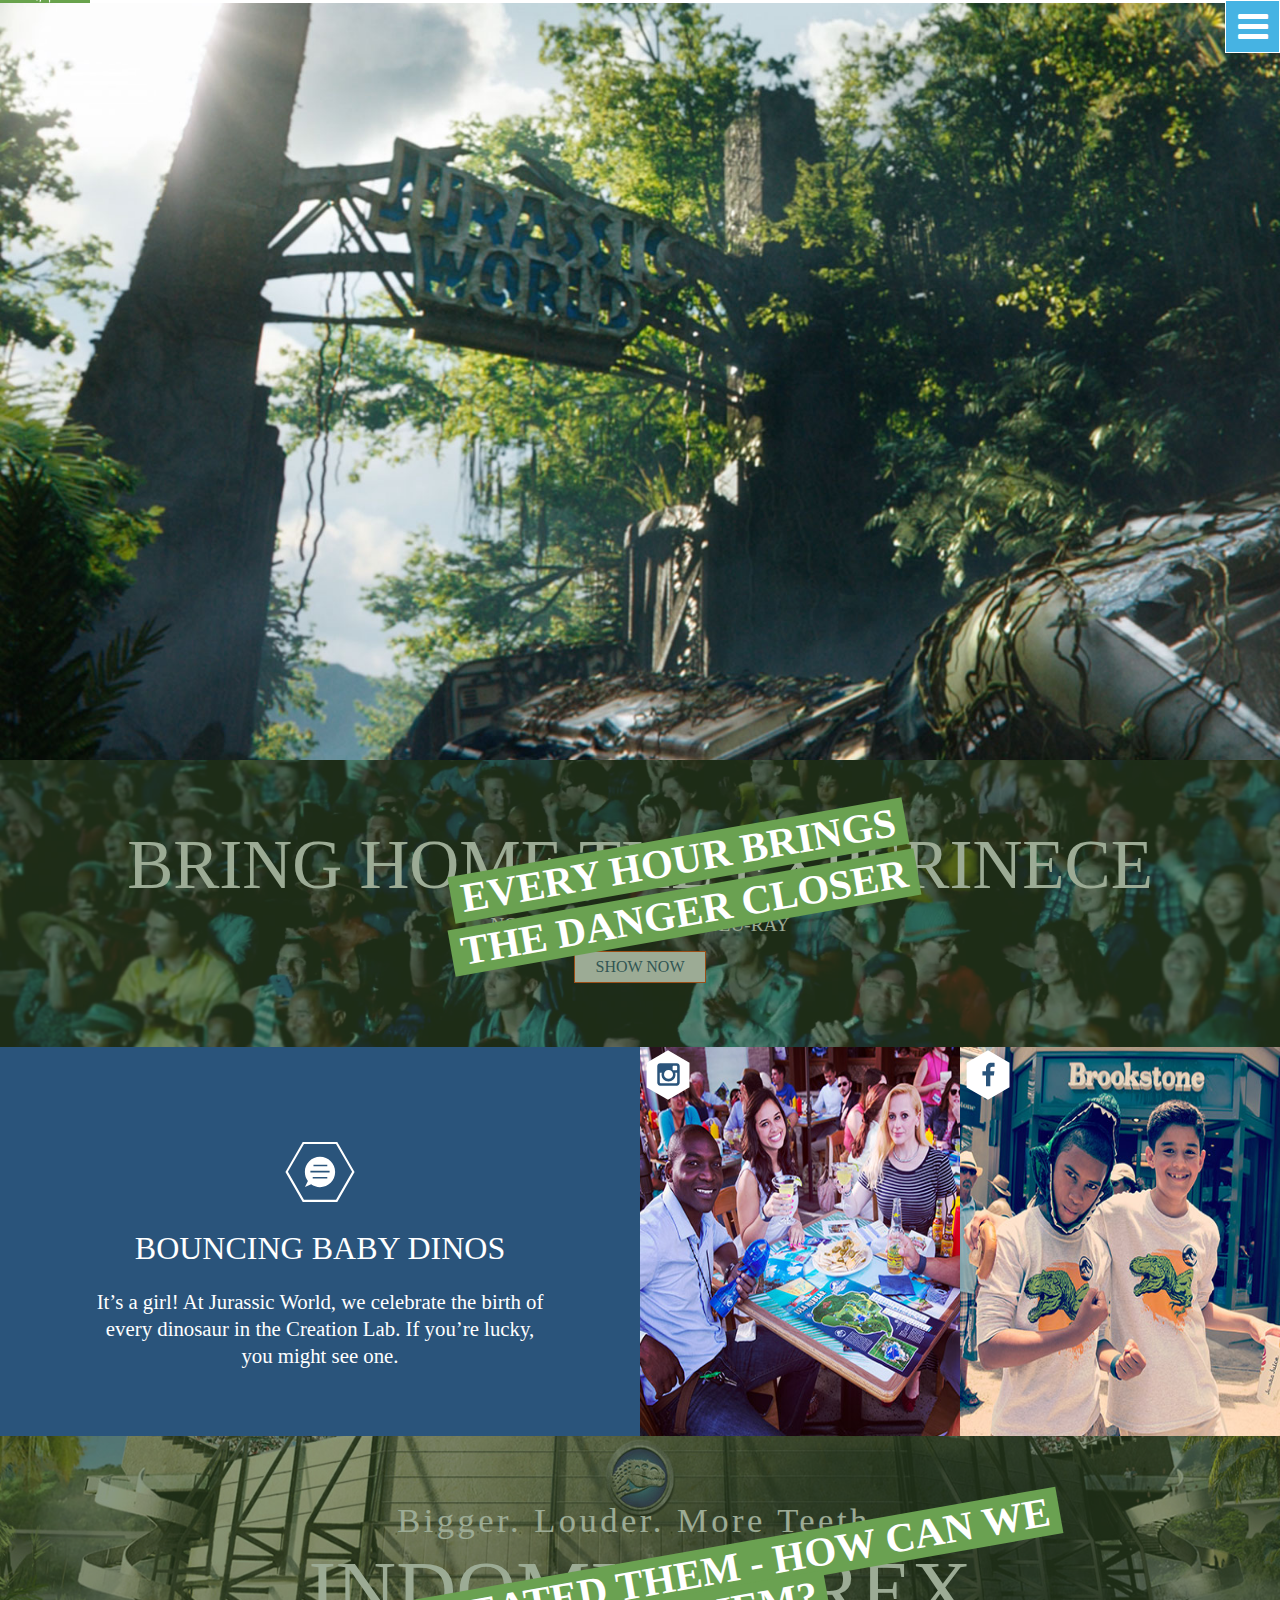
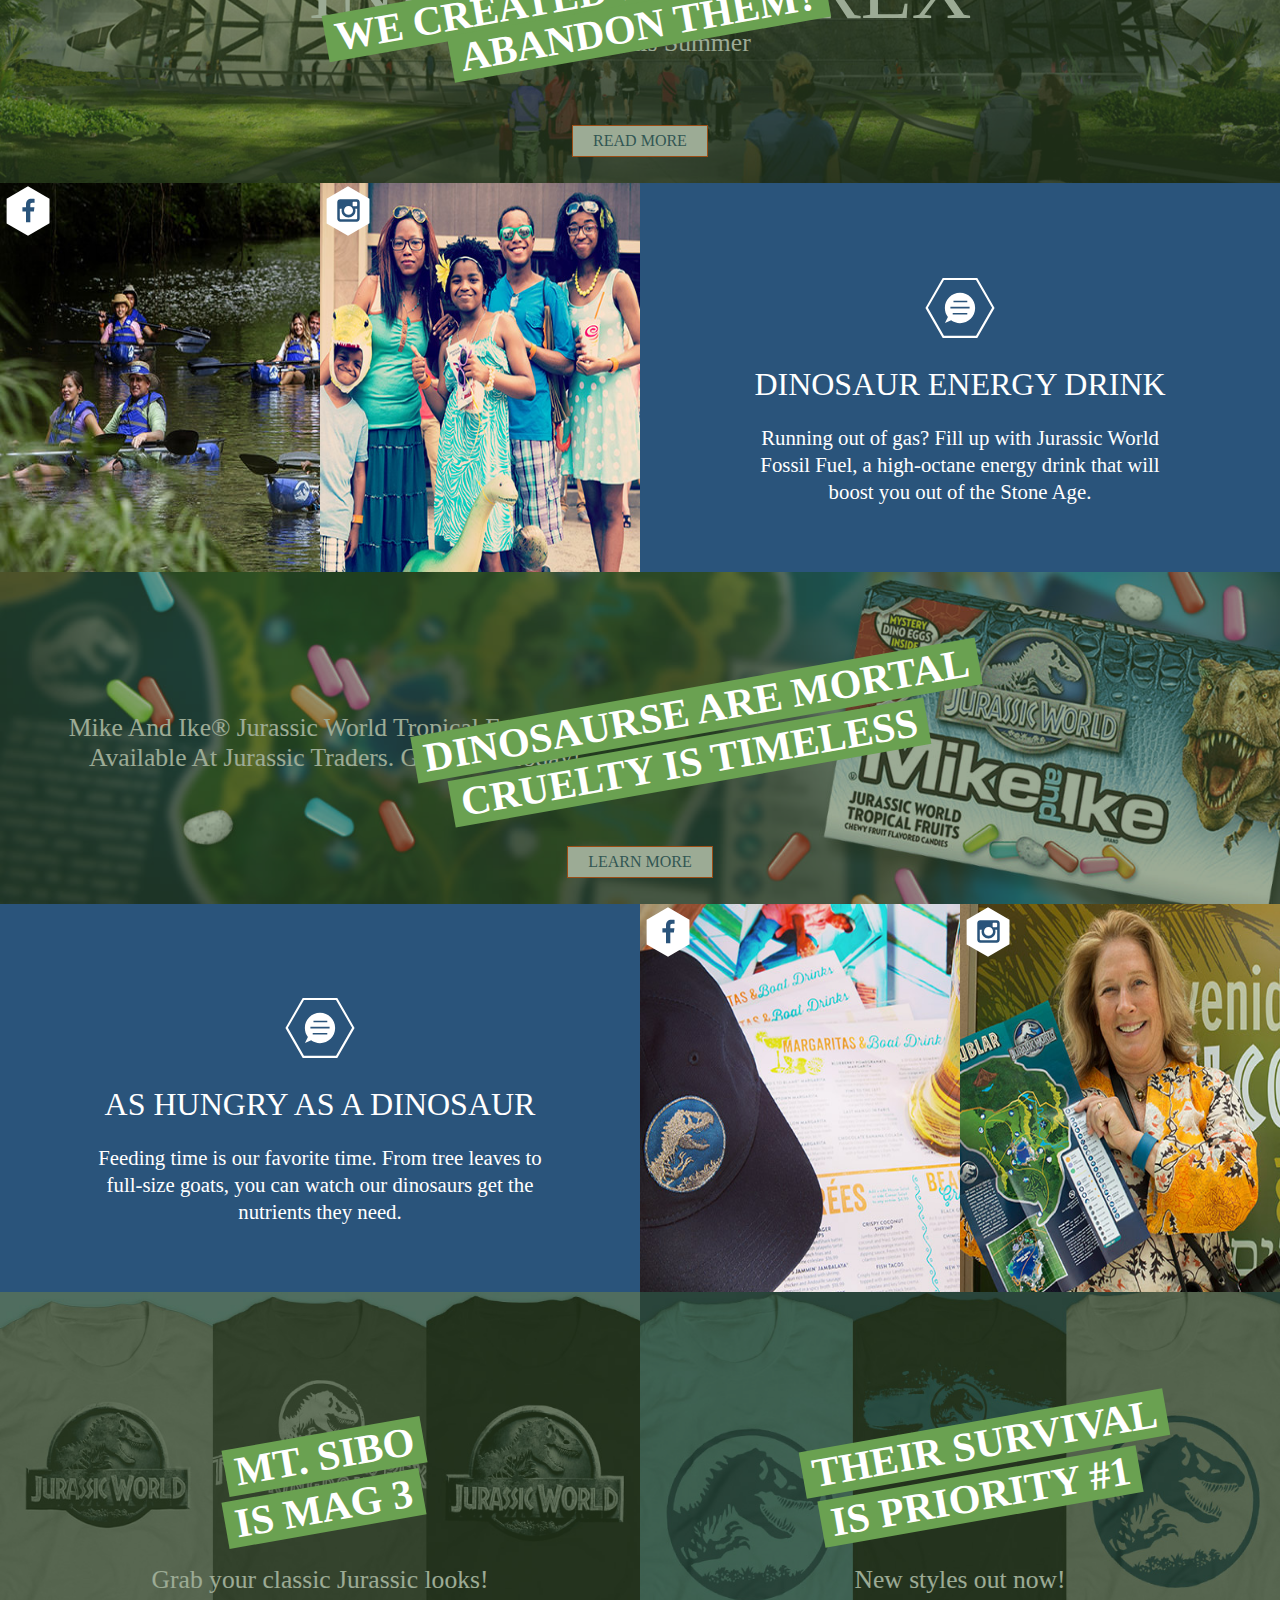
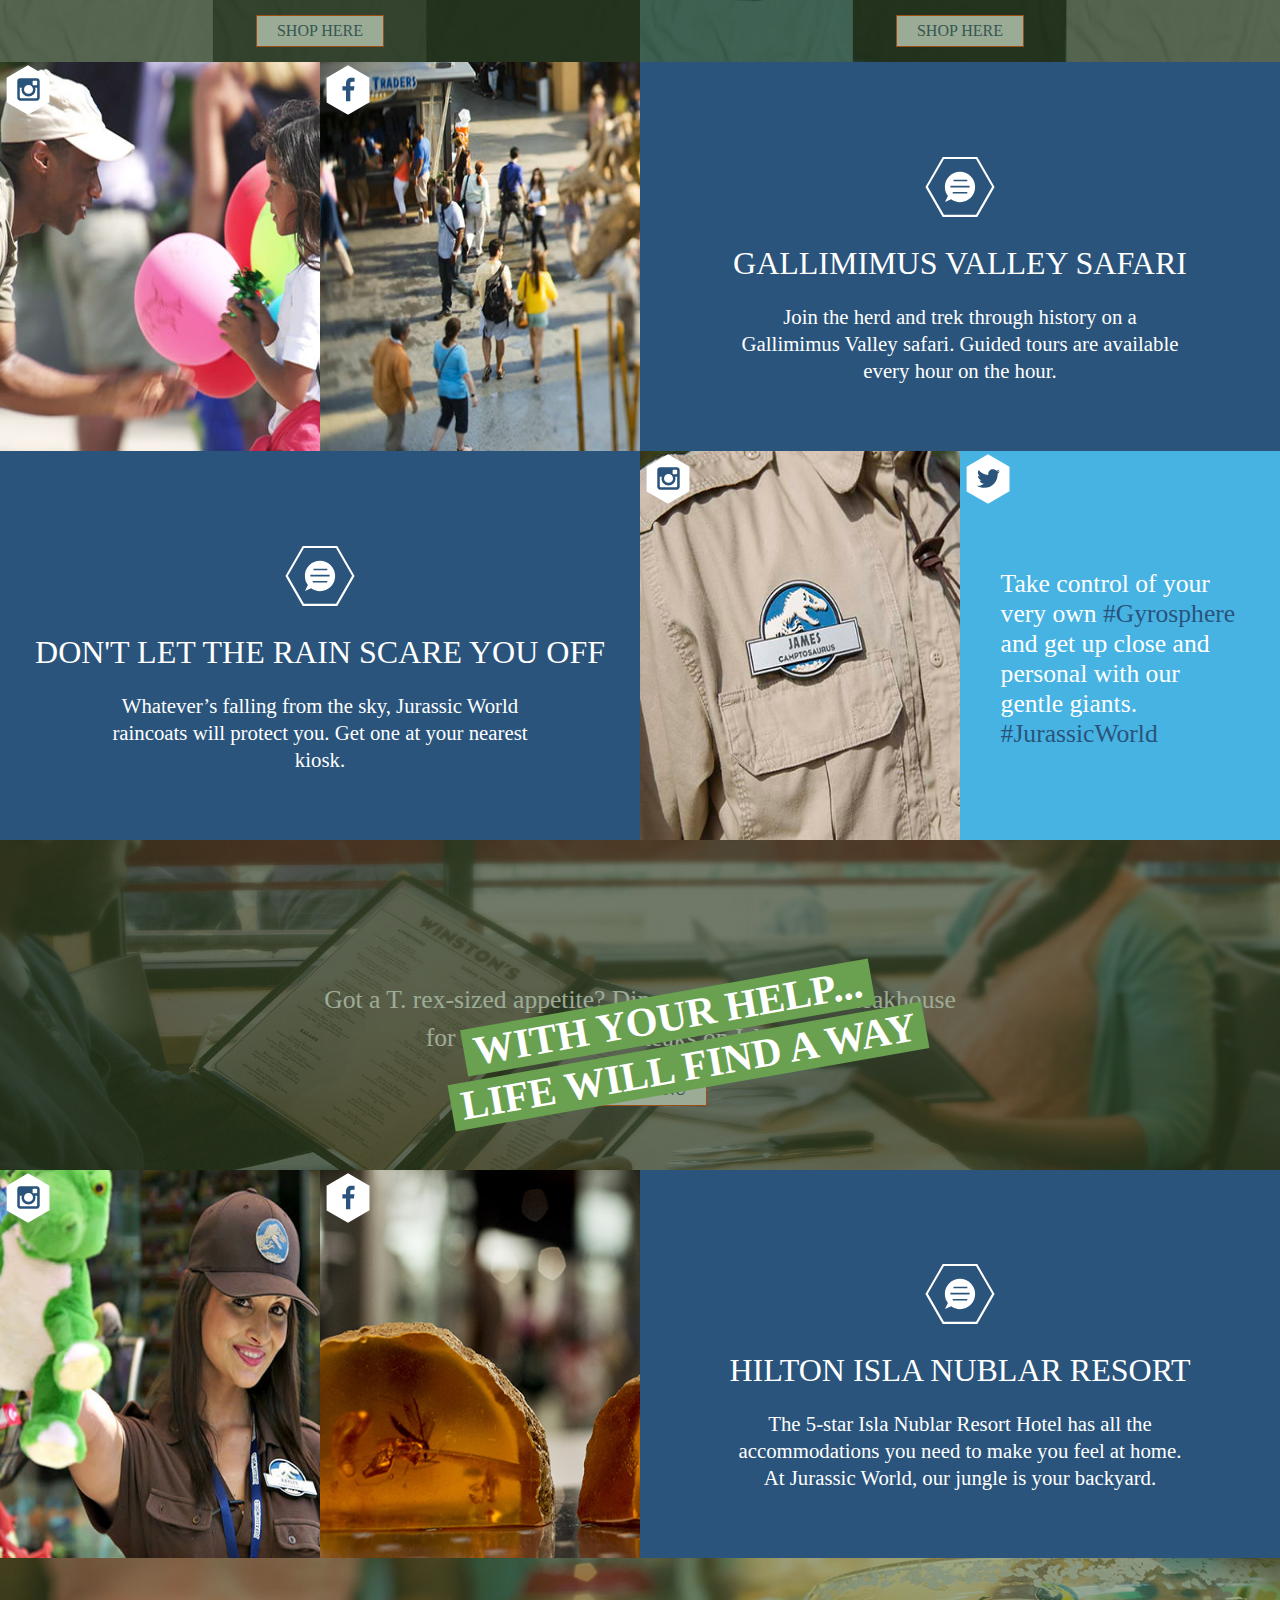
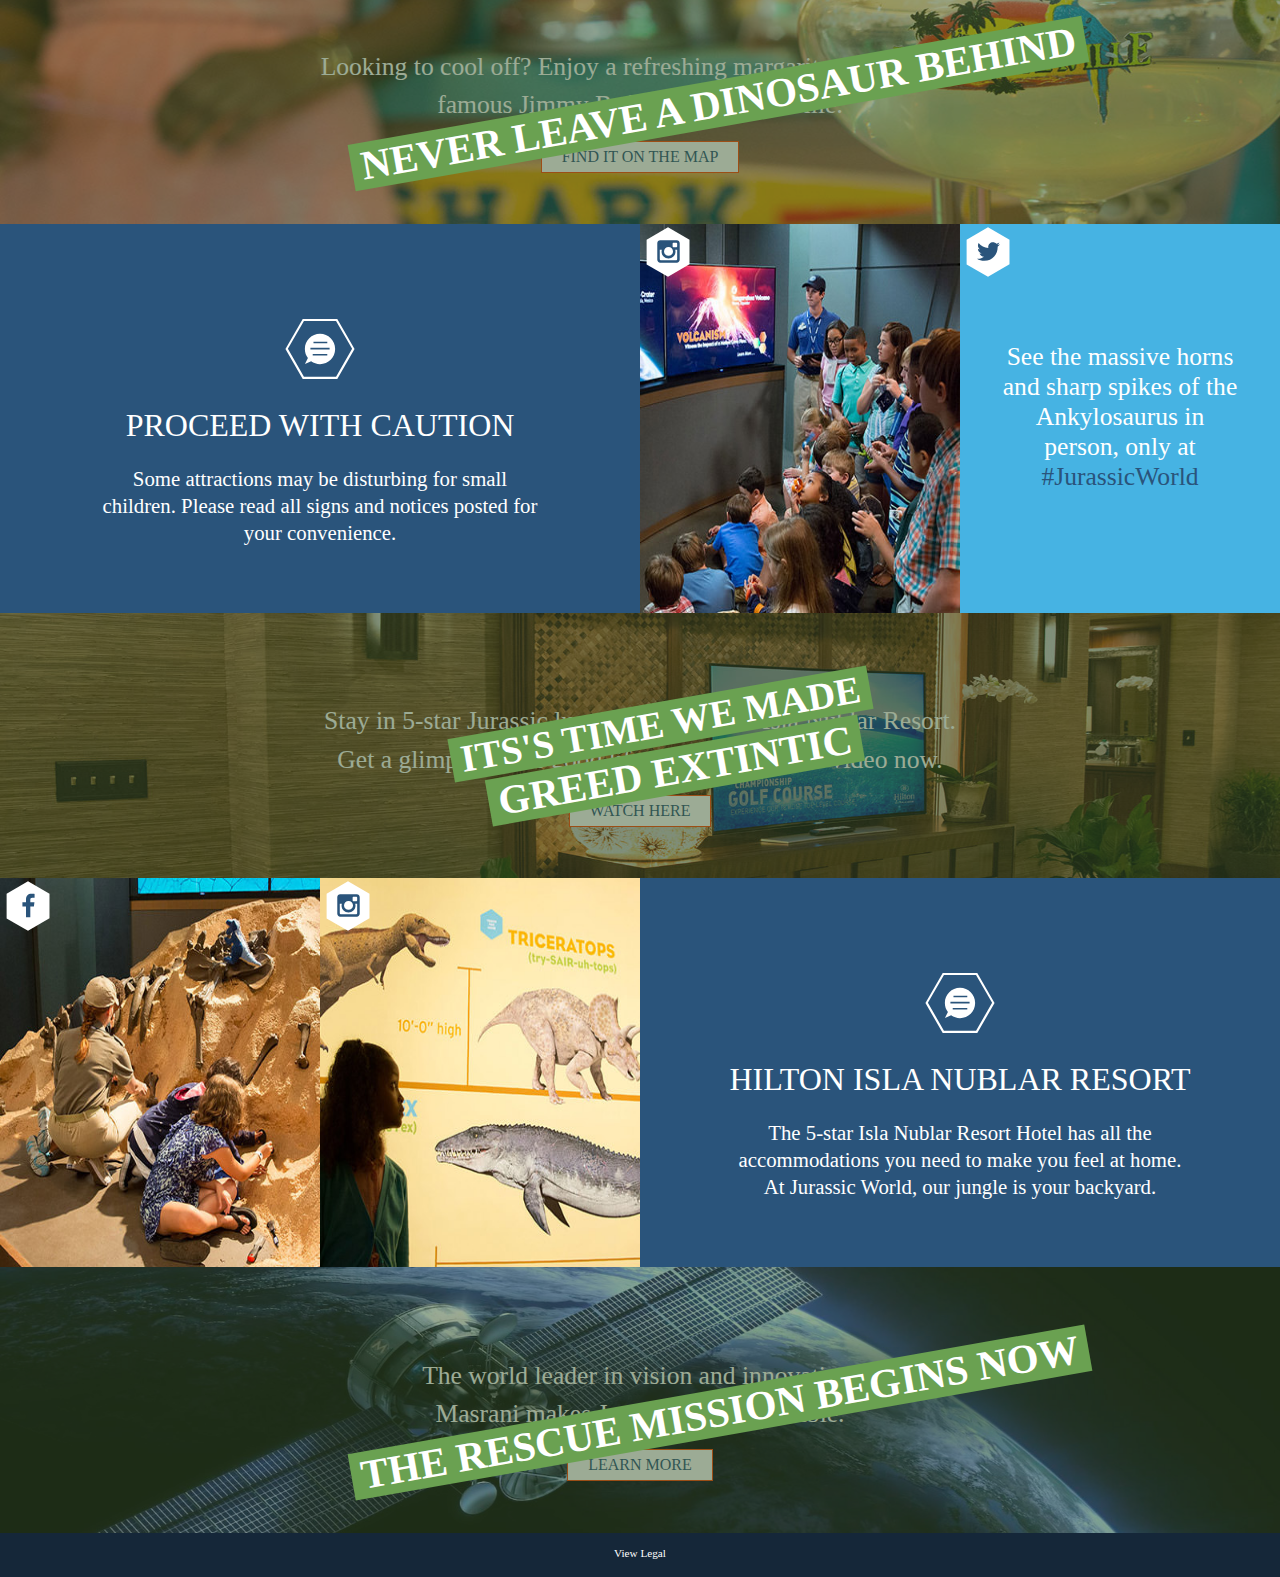
<file: previous/index.html>
<!DOCTYPE html>
<html lang="en">
   <head>
      <meta charset="UTF-8">
      <meta name="viewport" content="width=device-width, initial-scale=1.0">
      <title>The Dinosaur Protection Group has hacked the Isla Nublar Jurassic World site to keep concerned citizens informed of what’s happening with the remaining dinosaurs as they struggle to survive in the face of an imminent natural disaster.</title>
      <link rel="stylesheet" href="https://maxcdn.bootstrapcdn.com/bootstrap/4.0.0/css/bootstrap.min.css" integrity="sha384-Gn5384xqQ1aoWXA+058RXPxPg6fy4IWvTNh0E263XmFcJlSAwiGgFAW/dAiS6JXm" crossorigin="anonymous">
      <script src="https://code.jquery.com/jquery-3.2.1.slim.min.js" integrity="sha384-KJ3o2DKtIkvYIK3UENzmM7KCkRr/rE9/Qpg6aAZGJwFDMVNA/GpGFF93hXpG5KkN" crossorigin="anonymous"></script>
      <script src="https://cdnjs.cloudflare.com/ajax/libs/popper.js/1.12.9/umd/popper.min.js" integrity="sha384-ApNbgh9B+Y1QKtv3Rn7W3mgPxhU9K/ScQsAP7hUibX39j7fakFPskvXusvfa0b4Q" crossorigin="anonymous"></script>
      <script src="https://maxcdn.bootstrapcdn.com/bootstrap/4.0.0/js/bootstrap.min.js" integrity="sha384-JZR6Spejh4U02d8jOt6vLEHfe/JQGiRRSQQxSfFWpi1MquVdAyjUar5+76PVCmYl" crossorigin="anonymous"></script>             
      <link rel="shortcut icon" href="images/favicon.png">
      <link rel="stylesheet" href="css/style.css">
      <link rel="stylesheet" href="https://cdnjs.cloudflare.com/ajax/libs/font-awesome/4.7.0/css/font-awesome.min.css">
      <script src="https://ajax.googleapis.com/ajax/libs/jquery/3.4.1/jquery.min.js"></script>                                
   </head>
   <body>
      <!-- ================= NAVBAR STARTED ====================== -->      
      <div class="navbarr">
         <div id="navbar">
            <div onclick="openLogoDropdownFunction()" style="cursor: pointer;">
               <img src="images/small_logo.png" width="90px" height="53px" class="logo">   
               <hr class="hrForDropDown" id="hrfordropdown">
            </div>
            <a href="">
            <img src="svg/jurassic_world_title.svg" width="210px" height="50px" class="jurassicWorldLogo" style="margin-left: 5px;">        
            </a>
            <a href="https://www.instagram.com/dinosaurprotectiongroup/" target="_blank">
            <i class="fa fa-instagram insta_icon"></i>
            </a>
            <a href="https://twitter.com/dinoprotectgrp?lang=en" target="_blank">
            <i class="fa fa-twitter twitter_icon"></i>
            </a>
            <a href="https://www.facebook.com/DinosaurProtectionGroup/" target="_blank">
            <i class="fa fa-facebook fb_icon"></i>        
            </a>
         </div>
      </div>
      <div class="LogoDropdownMainDiv">
         <ul id="logodropdown">
            <li class="dropdownLogoListItem">
               <img src="images/logo.png" class="dropdownLogo img-fluid">
            </li>
            <li class="dropdownRightSideLogoListItem">
               <img src="images/dpg_logo.png" alt="dpg_logo" class="dpg_logo img-fluid">
            </li>
            <li class="dropdownLogoIconsListItem">
               <a href="https://www.facebook.com/DinosaurProtectionGroup/" target="_blank" class="dropdownLogoFbIconLink">
               <i class="fa fa-facebook dropdownLogoFbIcon"></i>
               </a>
               <a href="https://twitter.com/dinoprotectgrp?lang=en" target="_blank" class="dropdownLogoTwitterIconLink">
               <i class="fa fa-twitter dropdownLogoTwitterIcon"></i>
               </a>
               <a href="https://www.instagram.com/dinosaurprotectiongroup/" target="_blank" class="dropdownLogoInstaIconLink">
               <i class="fa fa-instagram dropdownLogoInstaIcon"></i>
               </a>
            </li>
            <li class="dropdownLogoAlertListItem">
               <p class="alertPara">alert! mount sibo is active</p>
               <p class="volcanicPara">volcanic alert <span style="line-height: 38px;">level</span></p>
               <div class="dropdownLogoAlertSectionNumber">3</div>
            </li>
            <li class="dropdownLogoSliderListItem">
               <p class="dropdownLogoSliderSectionPara">what’s happening</p>
               <div class="carousel slide" data-ride="carousel" data-interval="1800">
                  <div class="carousel-inner">
                     <div class="carousel-item active">
                        <p class="ferrySlideHeading">ferry departs <br>at 9:30</p>
                        <p class="ferrySlideFirstRotatingHeading">island</p>
                        <p class="ferrySlideSecondRotatingHeading">is unsafe.</p>
                     </div>
                     <div class="carousel-item">
                        <p class="meetSlideHeading">meet mr. dna <br>at 9:30</p>
                        <p class="meetSlideFirstRotatingHeading">we must</p>
                        <p class="meetSlideSecondRotatingHeading">protect them!</p>
                     </div>
                     <div class="carousel-item">
                        <p class="mosasaurusSlideHeading">mosasaurus <br>fedding <br>at 9:30</p>
                        <p class="mosasaurusFirstRotatingHeading">feeding show</p>
                        <p class="mosasaurusSecondRotatingHeading">is closed.</p>
                     </div>
                     <div class="carousel-item">
                        <p class="freshSlideHeading">fresh baked <br>churros <br>at 10:15</p>
                        <p class="freshSlideFirstRotatingHeading">save the</p>
                        <p class="freshSlideSecondRotatingHeading">dinosaurs</p>
                     </div>
                     <div class="carousel-item">
                        <p class="innovationSlideHeading">innovation <br>center <br>guided tour <br>at 9:00</p>
                        <p class="innovationSlideFirstRotatingHeading">severe lack</p>
                        <p class="innovationSlideSecondRotatingHeading">of medicine</p>
                     </div>
                     <div class="carousel-item">
                        <p class="imaxSlideHeading">imax screening <br>at 10:00</p>
                        <p class="imaxSlideFirstRotatingHeading">theater closed</p>
                        <p class="imaxSlideSecondRotatingHeading">permanently.</p>
                     </div>
                     <div class="carousel-item">
                        <p class="triceratopsSlideHeading">triceratops <br>feeding <br>at 10:00</p>
                        <p class="triceratopsSlideFirstRotatingHeading">in need of</p>
                        <p class="triceratopsSlideSecondRotatingHeading">urgent care.</p>
                     </div>
                     <div class="carousel-item">
                        <p class="feedingSlideHeading">t. rex feeding <br>at 10:00</p>
                        <p class="feedingSlideFirstRotatingHeading">we can't let them</p>
                        <p class="feedingSlideSecondRotatingHeading">become extinct</p>
                     </div>
                  </div>
               </div>
            </li>
            <li class="dropdownLogoEruptionProjectionListItem">
               <p class="dropdownLogoEruptionProjectionPara">eruption projection</p>
               <p class="dropdownLogoEruptionProjectionMonthName">june</span></p>
               <div class="dropdownLogoEruptionProjectionSectionNumber">22</div>
            </li>
            <li class="dropdownLogoWaitTimesListItem">
               <p class="dropdownLogoWaitTimesPara">wait times</p>
               <div class="carousel slide" data-ride="carousel" data-interval="2000">
                  <div class="carousel-inner">
                     <div class="carousel-item active">
                        <p class="dropdownLogoGyrosphereSlideHeading">gyrosphere</p>
                        <div class="dropdownLogoGyrosphereSlideNumber">0</div>
                        <p class="dropdownLogoGyrosphereSlideMinutes">minutes</p>
                     </div>
                     <div class="carousel-item">
                        <p class="dropdownLogoEggSpinnerSlideHeading">egg spinner</p>
                        <div class="dropdownLogoEggSpinnerSlideNumber">0</div>
                        <p class="dropdownLogoEggSpinnerSlideMinutes">minutes</p>
                     </div>
                     <div class="carousel-item">
                        <p class="dropdownLogoGondolaLiftSlideHeading">gondola lift</p>
                        <div class="dropdownLogoGondolaLiftSlideNumber">0</div>
                        <p class="dropdownLogoGondolaLiftSlideMinutes">minutes</p>
                     </div>
                     <div class="carousel-item">
                        <p class="dropdownLogoCretaceousCruiseSlideHeading">cretaceous cruise</p>
                        <div class="dropdownLogoCretaceousCruiseSlideNumber">0</div>
                        <p class="dropdownLogoCretaceousCruiseSlideMinutes">minutes</p>
                     </div>
                     <div class="carousel-item">
                        <p class="dropdownLogoGentleGiantsPettingZooSlideHeading">gentle giants petting zoo</p>
                        <div class="dropdownLogoGentleGiantsPettingZooSlideNumber">0</div>
                        <p class="dropdownLogoGentleGiantsPettingZooSlideMinutes">minutes</p>
                     </div>
                     <div class="carousel-item">
                        <p class="dropdownLogoGallimimusValleySlideHeading">gallimimus valley</p>
                        <div class="dropdownLogoGallimimusValleySlideNumber">0</div>
                        <p class="dropdownLogoGallimimusValleySlideMinutes">minutes</p>
                     </div>
                  </div>
               </div>
            </li>
            <li class="dropdownLogoDidYouKnow">
               <p class="dropdownLogoDidYouKnowHeading">did you know?</p>
               <hr class="dropdownLogoDidYouKnowHr">
               <div class="carousel slide" data-ride="carousel" data-interval="2400">
                  <div class="carousel-inner">
                     <div class="carousel-item active">
                        <p class="dropdownANewBornBabySlidePara">A newborn human baby has a bigger brain than most fully grown dinosaurs.</p>
                        <div class="dropdownLogoANewBornRotatingHeading">
                           <p class="dropdownLogoANewBornRotatingFirstHeading">this park will never again</p>
                           <p class="dropdownLogoANewBornRotatingSecondHeading">profit from living creatures</p>
                        </div>
                     </div>
                     <div class="carousel-item">
                        <p class="dropdownLogoThePlatesSlidePara">The plates on a Stegosaurus’ back can grow up to 30 inches 76cm. that's about the length of a skateboard.</p>
                        <div class="dropdownLogoThePlatesRotatingHeading">
                           <p class="dropdownLogoThePlatesRotatingFirstHeading">in the face of greed,</p>
                           <p class="dropdownLogoThePlatesRotatingSecondHeading">life always finds a way</p>
                        </div>
                     </div>
                     <div class="carousel-item">
                        <p class="dropdownLogoTRexSlidePara">The T. rex’s widely mocked tiny arms are actually incredibly powerful.</p>
                        <div class="dropdownLogoTRexRotatingHeading">
                           <p class="dropdownLogoTRexRotatingFirstHeading">Masrani Corporation</p>
                           <p class="dropdownLogoTRexRotatingSecondHeading">must be held accountable!</p>
                        </div>
                     </div>
                     <div class="carousel-item">
                        <p class="dropdownLogoTheApatosaurusSlidePara">The Apatosaurus reaches full size in only 10 years. Talk about a growth spurt!</p>
                        <div class="dropdownLogoTheApatosaurusRotatingHeading">
                           <p class="dropdownLogoTheApatosaurusRotatingFirstHeading">One day of park profits</p>
                           <p class="dropdownLogoTheApatosaurusRotatingSecondHeading">could save a species</p>
                        </div>
                     </div>
                     <div class="carousel-item">
                        <p class="dropdownLogoTheStegosaurusSlidePara">The Stegosaurus’ brain is about the size of a walnut.</p>
                        <div class="dropdownLogoTheStegosaurusRotatingHeading">
                           <p class="dropdownLogoTheStegosaurusRotatingFirstHeading">100+ dinosaurs are</p>
                           <p class="dropdownLogoTheStegosaurusRotatingSecondHeading">currently running loose.</p>
                        </div>
                     </div>
                     <div class="carousel-item">
                        <p class="dropdownLogoTheRexEatSlidePara">T. rex eats up to 22 tons, 20 metric tons of meat a year… that’s the equivalent of 18 cows.</p>
                        <div class="dropdownLogoTheRexEatRotatingHeading">
                           <p class="dropdownLogoTheRexEatRotatingFirstHeading">The DPG is trying to monitor</p>
                           <p class="dropdownLogoTheRexEatRotatingSecondHeading">activity on the island.</p>
                        </div>
                     </div>
                     <div class="carousel-item">
                        <p class="dropdownLogoDinosaursSlidePara">Dinosaurs are both hot- and cold-blooded. Usually carnivores are hot; herbivores run cold.</p>
                        <div class="dropdownLogoDinosaursRotatingHeading">
                           <p class="dropdownLogoDinosaursRotatingFirstHeading">Lava is likely to overrun</p>
                           <p class="dropdownLogoDinosaursRotatingSecondHeading">countless dinosaurs</p>
                        </div>
                     </div>
                     <div class="carousel-item">
                        <p class="dropdownLogoTheGallimimusSlidePara">The Gallimimus or “chicken mimic” weighs about 493 pounds, 224 kg more than its feathered namesake.</p>
                        <div class="dropdownLogoTheGallimimusRotatingHeading">
                           <p class="dropdownLogoTheGallimimusRotatingFirstHeading">More than 2 dinosaurs</p>
                           <p class="dropdownLogoTheGallimimusRotatingSecondHeading">are killed every week</p>
                        </div>
                     </div>
                  </div>
               </div>
            </li>
            <li class="dropdownLogoJurassicWorldLink">
               <div class="dropdownLogoJurassicWorldButtonDiv">        
                  <a href="http://www.jurassicworld.com/?redirect=off" target="_blank" style="border: none;">
                  <button type="button" class="dropdownLogoJurassicWorldLinkButton">visit juraassicworld.com</button>
                  </a>
               </div>
            </li>
         </ul>
      </div>
      <div class="barsDiv">
         <i class="fa fa-bars" onclick="openNavbarFunction()" id="openNavbar"></i>          
      </div>
      <div class="navbarDropdownMainDiv">
         <ul id="list" style="-moz-user-select: none; user-select: none; -webkit-user-select: none;">
            <a href="">
               <li id="islandListItem" >
                  <div class="island_overlay_color">
                     <svg xmlns="http://www.w3.org/2000/svg" viewBox="0 0 512 512" class="island_map_icon">
                        <g fill-rule="evenodd" clip-rule="evenodd">
                           <path d="M382.38 36.5H129.618L3.237 256l126.38 219.5H382.38L508.765 256 382.38 36.5zm-8.97 423H138.587L21.126 255l117.46-204.5H373l.25-.186 117.546 204.593L373.41 459.5zM199.367 133.075v-4.128c-1.7.492-2.74.755-3.76 1.093-22.348 7.413-44.673 14.9-67.065 22.18-3.062.995-4.042 2.317-4.038 5.563.1 75.107.07 150.212.063 225.32v4.397c2.016-.618 3.495-1.04 4.956-1.525 21.88-7.29 43.73-14.657 65.66-21.8 3.183-1.035 4.265-2.35 4.26-5.78-.113-75.11-.08-150.214-.076-225.32zM387.428 128.744V124.5c-1.974.59-3.358.96-4.716 1.413-21.77 7.252-43.506 14.598-65.328 21.683-3.286 1.067-4.146 2.55-4.142 5.868.098 74.996.067 149.99.062 224.986v4.35c1.604-.463 2.75-.754 3.87-1.124 22.123-7.335 44.224-14.744 66.39-21.944 3.106-1.01 3.936-2.455 3.932-5.638-.1-75.118-.07-150.234-.068-225.35zM296.73 149.06c-20.51-5.034-40.99-10.186-61.48-15.295-7.395-1.845-14.793-3.68-22.49-5.592-.082 1.516-.19 2.58-.19 3.642-.002 75.457.026 150.914-.07 226.37-.004 3.092 1.054 4.093 3.877 4.783 20.044 4.89 40.043 9.953 60.06 14.955 7.74 1.933 15.485 3.842 23.515 5.833.092-1.488.214-2.555.214-3.62.004-75.578-.018-151.157.06-226.734-.002-2.763-.99-3.728-3.497-4.342zm-10.64 88.257c-4.8 15.455-10.852 30.543-16.8 45.615-3.552 9.003-7.936 17.674-11.965 26.485-.344.75-.82 1.438-1.32 2.307-.425-.533-.813-.862-1.006-1.28-10.434-22.53-21.06-44.998-28.306-68.818-4.684-15.392-.613-28.25 11.042-36.44 10.43-7.327 25.083-7.505 35.725-.432 10.905 7.25 16.564 19.895 12.63 32.563zM255.87 213.79c-7.612-.012-13.937 6.27-13.948 13.852-.01 7.63 6.207 13.82 13.9 13.835 7.778.016 13.854-6.02 13.877-13.786.026-7.664-6.165-13.885-13.83-13.9z"></path>
                        </g>
                     </svg>
                     <h6>island map</h6>
                  </div>
               </li>
            </a>
            <a href="">
               <li id="ticketsListItem" class="animate__animated animate__flipInY animate__slow animate__delay-2s animate__repeat-none">
                  <svg xmlns="http://www.w3.org/2000/svg" viewBox="0 0 512 512"  class="tickets_icon">
                     <path d="M382.38 36.5H129.618L3.237 256l126.38 219.5H382.38L508.765 256 382.38 36.5zm-8.97 423H138.587L21.126 255l117.46-204.5H373l.25-.186 117.546 204.593L373.41 459.5zM187.725 277.522l2.534-1.73 3.087 3.046-1.39 2.918 3.055 3.055.798-1.3.906 4.333s.27-.103 3.51-.878c3.242-.775 4.684-3.763 5.57-5.696.79-1.723 2.026-3.822 3.167-4.67s4.94-1.767 4.94-1.767l-1.64-4.085s-2.1.012-4.528 1.104c-2.43 1.09-3.714 2.458-4.437 3.85-.722 1.392-.967 2.683-2.666 4.713-1.16 1.39-3.083 1.88-4.184 2.05l10.06-16.412-3.345-3.345-14.69 9.09 1.406-3.552s1.943-.195 3.41-.615c.71-.202 1.644-.423 3.76-2.83 2.112-2.404 2.046-5.424 1.282-6.634-.78-1.235-2.927-3.13-4.355-4.322-.79-.66-1.36-1.104-1.36-1.104l-2.812 2.813-11.963 11.964 3.38 3.263 4.06-4.06.528-.526-1.592 5.652-.477 1.693.223.22 2.355 2.355 1.407 1.407zm15.82 2.81l.04-.1c.588-1.51 1.394-3.573 2.7-4.88 1.565-1.565 2.797-1.71 4.182-2.008.142-.03.287-.062.438-.096l.172.832c-.152.033-.3.067-.446.097-1.342.29-2.42.513-3.697 1.822-1.153 1.186-1.934 3.13-2.493 4.562l-.038.1c-1.505 3.858-5.674 4.267-5.85 4.287l-.09-.827c.49-.09 3.785-.46 5.083-3.79zm-1.088-14.95l1.28 1.28-8.637 14.77-.67-.61 1.614-2.85-4.686-4.687-2.9 1.79-.714-.713 14.713-8.98zm-14.206.394l-2.062-2.063-.205-.204-4.2 4.198-.65-.65 6.054-6.052 5.49-5.49.17.102c.487.292 1.91 1.207 2.83 2.396 1.03 1.33 1.997 3.3-.15 5.55-1.832 1.92-2.216 2.094-3.425 2.326-.872.167-2.39.192-3.052.195l-2.262 6.038-.334.89-.658-.6 2.455-6.637zM190.75 296.15c-.55-.176-.446.143-.436.242s.02.215.108.46c.087.246.158.15.235.07.08-.08.13-.195.36-.434.232-.236-.055-.268-.268-.337zM189.49 294.408c-.074.177-.204.335-.128.535.076.2.19.19.368.182.18-.005.457-.033.415-.185-.04-.15-.24-.753-.415-.885-.152-.115-.17.176-.24.353zM200.234 304.473c-.284.12-.424.194-.548.232-.125.038-.264.13-.192.455.054.248.11.224.324.325.213.102.36.126.43.097.072-.03.057-.1-.042-.21-.098-.108-.108-.18-.073-.216.035-.035.052-.047.18-.003.13.044.182-.086.18-.27-.003-.187.025-.533-.26-.41zM184.117 240.737l-5.015-5.015s-5.59 6.134-8.285 9.04c-2.695 2.907-2.947 2.902-3.926 2.794-.977-.11-1.584-.012-2.4-.91-.816-.9-1.884-2.3-1.884-2.3l-4.444 6.704s1.322 2.44 2.305 3.423c.983.983 1.63 1.464 4.67 1.77 3.04.306 4.858-1.188 5.688-2.06.827-.87 13.292-13.446 13.292-13.446zm-22.35 9.54l.68-.868c2.756 2.594 5.215 2.516 6.34 1.398.654-.653 2.567-2.677 4.597-4.82 2.27-2.396 4.798-4.958 5.7-5.862l.743.742c-.894.894-3.417 3.453-5.683 5.846-2.033 2.146-3.953 4.172-4.615 4.836-1.49 1.49-4.434 1.82-7.762-1.272zM191.342 294.93c-.183-.163-.2.097-.365-.042-.167-.14-.184-.225-.267-.36-.083-.14-.18-.333-.224-.054-.037.234.01.39 0 .49-.01.1-.045.23.114.26.16.027.27.04.31.123.04.083-.04.25.167.312.207.06.396.1.524.115.128.018.208.015.26-.058.05-.073-.018-.162-.174-.263-.155-.1-.22-.09-.254-.15-.035-.063.092-.213-.09-.375zM202.508 267.272l-.64-.64-9.744 6.2 4.402 4.403 5.982-9.963zm-7.955 5.854l3.98-2.53-2.465 4.045-1.515-1.514zM206.24 258.004c.132-.574.648-1.178-.192-1.192-.84-.014-1.062.146-1.208.383-.123.197-.26.263-.478.3l1.763 1.763c.002-.27.018-.83.114-1.254zM192.283 251.93l-.14-.14-2.947-2.948s-9.075 8.726-10.04 9.688c-.962.964-1.802.248-2.356-.307-.554-.555-.93-.972-.623-1.362.306-.39 10.39-10.646 10.39-10.646l-3.472-3.473-11.012 11.012c-2.664 2.664-2.263 2.818-2.05 4.138.215 1.32.616 3.113 1.398 3.61.785.494 3.942.522 3.942.522l-1.318 1.575 3.375 3.184 14.136-14.136.717-.715zm-13.928 11.368l-.64-.658.566-.5c-1.162-.66-3.28-1.94-3.506-2.092l-.153-.103c-.437-.295-.82-.505-1.086-.772-.308-.307-.472-.68-.527-1.187-.195-1.767.1-2.04.88-2.82l.08-.077c.685-.69 7.268-7.288 9.058-8.996l.673.673c-1.742 1.662-8.42 8.305-9.083 8.97l-.08.08c-.62.618-.77.657-.616 2.07.054.496.292.762 1.19 1.366l.155.104c.78.528 2.755 1.736 3.586 2.23l9.96-9.668.64.657-11.095 10.72zM198.635 303.122c-.19.037-.24.04-.313.158-.072.12.057.206.26.42.207.21.214.18.266.145.05-.034.128-.104.133-.2.007-.096-.027-.12-.027-.454 0-.156-.128-.108-.318-.068zM199.393 301.412c-.008-.027-.16-.105-.473-.17-.255-.05-.293-.05-.426.09s-.25.2-.223.25c.03.05.074.087.392.183.318.097.376.018.497-.076.12-.096.24-.25.233-.278zM200.28 303.735c-.024-.118-.042-.222-.123-.557-.08-.335-.14-.308-.347-.348-.236-.042-.333.01-.3.114.03.106.02.15-.02.378s-.118.003-.162-.01c-.042-.013-.12.083-.085.29.033.205.04.236.09.24.05.006.187.017.573.104.386.087.396-.09.373-.21zM198.307 302.55c-.046-.077-.22-.138-.428-.18-.21-.04-.234-.036-.24.237-.004.275.07.268.15.298.082.03.203.024.362-.107.158-.134.212-.154.155-.248zM196.85 302.552c-.125.1-.165.074-.28-.067-.118-.143-.22-.1-.484-.018-.264.08-.277.25-.233.323.043.074.043.17.152.315.11.144.28.102.566.06s.362-.183.483-.375c.123-.19.173-.182.07-.286-.12-.12-.148-.05-.272.048zM195.036 297.73c.172.013.383.005.362-.182-.02-.185.09-.296.106-.45.02-.157.024-.28-.044-.302-.07-.02-.076.014-.183.136-.107.12-.15.183-.187.17-.033-.012-.055-.06-.138-.2-.083-.135-.152-.09-.17-.07-.017.018.015.027-.013.296-.028.268-.116.58.266.603zM197.142 298.223c-.238-.183-.11.344-.29.312-.048-.01-.23-.308-.29-.29-.06.016-.055.13-.072.445-.018.313.038.382.1.424.062.04.093.065.304.227.21.163.29.237.34.198.053-.037.102-.26.116-.445.014-.186.034-.33.06-.476.03-.146-.078-.248-.268-.394zM195.976 301.826c-.01-.07.062-.18.145-.234.084-.057.132-.1.118-.152-.013-.055-.156-.05-.263-.157-.04-.038.08-.15.205-.247.148-.114.086-.148-.072-.217-.16-.07-.205-.13-.232-.178-.028-.047.142-.19-.004-.252-.145-.062-.09.077-.325.076-.234 0-.28-.023-.29-.067-.01-.048.185-.172.29-.237.108-.065.22-.092.45-.082s.38-.055.385-.114c.002-.06-.077-.09-.056-.157.02-.07.165-.153.12-.213-.045-.06-.124.028-.424-.03-.3-.058-.48-.095-.67-.088-.192.005-.396.014-.43-.026-.036-.042.116-.146.36-.28.246-.134.354-.166.443-.187s.255-.09.17-.21-.118-.23-.08-.293c.038-.066.164-.25.11-.312-.056-.063-.087-.003-.208-.034s-.093-.155-.187-.124c-.093.03-.068.075-.155.19-.085.112-.225.307-.3.28-.076-.03-.113-.087-.176-.18-.063-.088-.126-.115-.188-.088-.063.028-.058.1-.12.3-.063.2-.225.453-.273.474-.05.02-.128.1-.17-.13-.042-.225-.038-.325-.02-.405.02-.083.167-.252.116-.332-.052-.078-.146.082-.194-.097-.048-.18-.067-.374-.088-.477-.022-.104-.084-.185-.164-.1-.267.285-.55.645-.763.888-.215.24-.387.364-.142.492.245.128.417.23.39.266-.027.035-.166.118-.175.177-.01.06.096.116.2.235.104.116.162.216.345.2.183-.018.48-.073.5-.012.022.062-.358.167-.02.29.34.122.473.148.542.197.07.048.22.09-.018.19-.24.1-.488.32-.18.536.307.22.33.194.475.284.145.09.282.153.336.182.055.03.186.084.182.122-.002.036-.037.105-.213.09-.176-.018-.305.048-.3.182.002.136.07.184.126.26s.152.24.326.173c.17-.07.223-.114.32-.163.098-.048.257-.144.244-.214zM192.057 297.21c-.093-.203-.18-.344-.204-.38-.082-.126-.113.036-.124.136-.01.1-.043.27-.1.473-.06.204-.095.17-.257-.043-.162-.21-.262-.198-.358-.178-.097.02-.193.145-.287.228-.093.087.045.108.086.323.042.213.01.278.14.373.125.093.29.03.4.027.105-.003.167.052.298.12.13.07.256-.09.484-.262.227-.174.155-.217.103-.345s-.09-.268-.183-.472zM189.033 265.218c.668.042 2.26.008 3.05-.145.985-.19 1.248-.354 2.96-2.146 1.634-1.714.988-3.21.01-4.52-.734-.982-1.688-1.558-2.143-1.827l-1.407 1.406-4.852 4.85 1.945 1.946.438.436zm3.79-6.04c.862.52 1.23.9 1.057 1.91-.184 1.06-1.274 1.834-2.336 2.102-1.025.26-2.078-.347-2.158-.39l3.438-3.622zM219.592 264.08c-.068-.2-.072-1.4-.088-1.437 0 0-.943 1.19-1.36 1.608-.418.418-.382.476-.325.636.056.16-.037.592.06.75.1.162.135.445.127.808-.008.363.142.874.142.874l1.54-1.592s-.03-.093-.05-.237c-.02-.147-.068-.398.007-.685.073-.284.01-.522-.055-.724zM215.115 268.218l1.257 1.257s.028-.553.04-.842c.01-.29-.01-.546-.165-.814-.155-.27-.12-.49-.32-.692 0 0-.407.57-.562.747s-.25.343-.25.343zM207.99 280.374c-.71 1.513-1.375 4.454-3.113 5.57-2.356 1.512-4.266 1.385-4.266 1.385l.776 4.908s2.3-.18 3.562-.447c1.264-.267 3.6-1.857 4.572-3.367.972-1.513 1.902-3.604 2.428-4.774.53-1.172 1.937-2.37 2.992-2.64s3.725-.985 3.725-.985l-1.83-4.354s-.86-.074-3.582.68c-2.982.823-4.722 2.874-5.263 4.024zm7.708-1.59c-1.74.2-3.302.932-4.342 2.14-.593.685-1.192 1.882-1.733 3.07-.673 1.48-1.405 3.046-2.28 3.812-1.214 1.068-2.49 1.66-4.11 1.778l-.043.004-.098-.818.046-.003c.528-.04 2.078-.247 3.677-1.652.726-.636 1.347-2.08 1.98-3.473.593-1.305 1.223-2.503 1.902-3.29 1.196-1.388 2.696-2.098 4.868-2.426l.133.857zM218.386 268.41c-.1.076-.285.23-.197.424.035.078.13.127.37.072.39-.09.81.024.935.056.123.03.236-.08.256-.3.022-.215.026-.314.147-.544.12-.228.1-.466.096-.708-.005-.24-.02-.597-.257-.39-.238.204-.54.55-.8.798-.257.247-.386.47-.55.593zM211.48 239.403c.203.293.057.55-.048.835-.043.124-.032.242-.015.37.044.325.032.546-.14.83-.097.163-.242.294-.364.438-.15.176-.275.382-.15.612.046.09.13.154.22.19.158.063.325.084.483.142.36.132.687.392 1.08.414.42.025.69-.288.845-.642.436-.98.976-1.297 1.95-.94.903.33 1.837.843 1.897 1.52.06.678-.745.655-.76 1.288-.015.632.587.392.813.42.225.03.52.053.91-.52.392-.57.85-1.136 1.528-.865s1.068.783.79 1.513c-.277.73-.534 1.513 0 1.76.535.25 1-.368 1.272-.76.27-.39.85-1.12 1.302-.88.45.242.127.836.278 1.228.15.39.387.83.452 1.31.083.623-.262 1.125.015 1.263.332.165.6-.16 1.076-.355.663-.27.932-.71 1.265-1.008.572-.512.888-.812.918.106.03.918.044 1.386.008 1.783-.07.715-.477.912-.204 1.136.422.346.768.06 1.04 0 .27-.06.737-.194 1.25-.692.51-.498.677-.603.887-.526.21.075.083.67-.008 1.15-.09.482-.31 1.032-.355 1.348-.044.316-.016.452.196.557.212.104.512-.12.753-.407.24-.286.444-.564.54-.843.1-.278.273-.407.46-.37.188.04.264.25.15.77-.112.52-.352 1.33.13 1.482s.57-.39.683-.685c.113-.293.354-1.03.43-1.227.075-.195.113-.43.324-.384.21.045.317.362.248.85-.068.49-.098.88.075.994.173.113.24.09.874-.06.632-.15.82-.204 1.182-.655.36-.45.428-.79.6-1.16s.234-.61.587-.557c.354.054.565.4.587.784.023.383-.142 1.075.136 1.158.28.083.535-.038.707-.166.173-.128.354-.474.52-1.212.166-.736.264-1.27.565-1.3.3-.03.52.608.595.984.075.376.075 1.34.375 1.416.302.075.478-.014.587-.466.187-.775.26-.388.397-1.137.1-.535.15-.934.4-.942.248-.007.346.39.39.934.046.54.24.677.438.662.195-.015.3-.315.315-.753.015-.436.34-.457.39-1.232.053-.776-.126-1.573.52-1.65.648-.074.852.867.964 1.205.113.34.354 1.676 1.123 1.634.542-.03.58-.406.586-.587.016-.405.383-.895.693-1.293.308-.4.308-.94.255-1.4-.05-.46-.203-.91.286-.98.49-.066.942.325 1.236.964.292.64.127 1.484.684 2.1.558.618.655.957.873 1.19.217.233.556.33.856.227.302-.106.46-.415.25-.852-.21-.436-.03-.692.202-.79.234-.098.263-.49.114-1.047-.15-.556-.835-1.752.316-1.46 1.15.293 1.332.4 1.49.813.158.416.278 1.35.31 1.635.03.285.036.64.142.835.104.195.255.54.316.767.06.226.142.37.398.43s.466-.256.46-.46c-.007-.202-.118-.46.458-.955.422-.362.44-1.01.37-1.348-.128-.625-.098-1.166.458-1.182.558-.015.48.422.506.655.022.234.06.54.4.985.338.445.518.79.547 1.122.03.33.137.797.534.94.4.143.384.098.558.286s.54.376 1.022.467c.48.09.987.28 1.52.708.536.428.835.94 1.364 1.026.533.087 1.082.275 1.503.516.422.24.64.474.776.64.134.166.26.463.513.495s.397.116.517.236c.12.12.18.045.754.03.57-.014.955.038 1.392.384.436.346.565.58.452 1.01-.114.428.082.774.005 1.27-.074.497.16.698.333.89.173.186.525.465.587.736.06.27.264.188.286.692.02.504-.01.564-.204.73-.196.165-.083.64-.362.78-.276.144-.73.25-.452.56.28.308.477.367.665.586.187.217.353.722.353 1.062 0 .842-.226.61-.27 1.31-.03.48.02.82.14 1.105s.115.266.046.83c-.067.563.03.872.205 1.226.173.354.28.97.28 1.422 0 .452-.265 1.152.042 2.167.31 1.017.438 1.58.582 2.056.142.474.11.79.3 1.415.188.625.534 2.04.692 3.115.157 1.076-.015 1.325.254 1.762.272.437.713 1.515 1.155 2.94.44 1.424.524 2.02.556 2.455.052.744-.196.64-.204 1.002-.008.487-.104.963-.164 1.202-.062.24-.21.315-.228.542-.015.226.09.316.09.677 0 .363-.15 1.1-.352 1.847-.203.743-.287 1.082-.71 1.594-.42.514-1.21.702-1.812.867-.603.164-1.15.144-1.535.3-.383.158-.896.19-1.22.212-.322.02-.85-.084-.917-.498-.067-.413.015-.616.256-.87.24-.26.263-.476.226-.785-.038-.31-.144-.46.03-.603.173-.143.255-.406-.204-.46-.46-.05-.487-.128-.54-.21-.054-.084-.085-.247.12-.45.203-.204.256-.272.097-.4-.158-.128-.367-.02-.474.07-.107.09-.272.103-.475-.145-.203-.25-.188-.43-.04-.597.15-.164.227-.283.17-.376-.063-.09-.438.075-.687-.083-.248-.157-.257-.36-.084-.55.174-.187.27-.39.114-.532-.158-.144-.37-.07-.655-.16-.287-.09-.806-.577-1.01-.825-.203-.25-.54-.543-.775-.867-.233-.324-.608-1.528-.918-2.002-.307-.475-.602-1.1-.98-1.625-.374-.527-.436-1.01-.78-1.625-.346-.62-.37-1.002-.48-1.536-.115-.534-.355-1.152-.544-1.46s-.534-.806-.534-1.12.293-1.605-.226-2.14c-.52-.533-1.002-.55-1.272-.835-.27-.286-.77-1.34-1.062-1.92-.292-.578-.73-.91-1.392-1.135-.662-.227-1.068-.15-1.354-.39-.286-.244-.504-.882-.708-.89-.203-.008-.406.33-.15.81.256.483.55.387.7 1.573.15 1.19 0 1.355.03 1.747.03.392-.03.77-.346 1.204-.316.437-.505 1.046-.617 1.28-.113.232-.375.842-.617.676-.24-.164-.406-.3-.39-.525.014-.226.18-.633-.046-.95-.225-.314-.31-.532-.51-.586-.205-.05-.333-.044-.52.265-.19.31-.318.624-.392.782-.18.39.106.236-.023.55-.21.512-.346.468-.7 1.062-.354.595-.436.496-.572.947-.135.45-.255.858-.4 1.257s-.3 1.068-.24 1.715c.06.646.144 2.114.12 2.845-.022.73-.06 2.552-.067 3.23-.015 1.52.68 2.856.783 3.266.173.687.227.784.46 1.183.233.398.572 1.1.67 1.422.097.324.225.95.135 1.28-.09.33-.173.504-.422.603-.25.097-.586-.105-.805-.248-.218-.144-.308-.038-.632-.227s-.406-.542-.896-.896c-.49-.353-.956-.594-1.242-.924-.285-.33-1.376-1.635-1.76-2.59-.385-.957-.437-1.324-.392-1.85.045-.53-.007-1.89-.158-2.778-.15-.89.015-1.716.03-2.333.015-.618-.196-2.153-.512-2.876-.316-.722-1.437-4.012-1.58-4.906-.144-.896-.323-1.42-.66-2.527-.34-1.106-.28-1.918-.228-2.514.053-.595-.105-.92.497-1.957.603-1.04.746-1.604.858-1.928.113-.324.36-.692.24-.783-.12-.09-.153-.063-.708.315-.555.377-.93.725-1.097.725-.167 0-.37.098-.55.277-.18.18-.383.247-.602.3-.218.054-.594.25-.594.25s1.158-1.025 1.64-1.492c.482-.465 1.423-1.27 1.316-1.392-.105-.12-.52.083-.903.392-.335.27-.682.493-.764.556.11-.11.728-.79 1.035-1.098.34-.34.686-.654.565-.79-.12-.136-.39-.03-1.04.542-.646.57-1.346 1.06-1.678 1.316-.33.257-.4.28-.662.452-.263.172-.436.286-.64.49-.202.202-.436.195-.602.284-.166.092-.835.43-.835.43s.958-.91 1.573-1.468c.835-.76 1.35-1.243 1-1.498-.165-.12-.61.1-.932.227-.324.13-.25.054-.655.25-.407.195-1.062.533-1.295.6-.233.07-.36.243-.73.37s-1.083.437-1.28.543c-.195.104-.444.066-.684.172-.24.105-.76.278-.76.278s1.347-.91 2.13-1.347c.784-.438 1.288-.865 1.25-.98-.037-.112-1.377.385-2.326.776-.948.39-1.023.42-1.37.797l-.496.54s.516-.717-.165-.645c-2.115.22-4.61 1.29-4.583 1.27 1.527-1.12 3.688-1.82 4.388-2.01s1.164-.142 1.49-.707c.19-.33.26-.626.4-1.104.194-.68.466-1.12.345-1.205-.248-.173-.392-.016-.912.322-.518.34-1.067.857-1.6 1.272-.535.414-1.145.933-1.642.934-.496 0-.655.053-1.098.21-.444.158-.738.285-1.076.4-.34.11-1.152.563-1.152.563s1.046-.955 1.85-1.49c.807-.533 1.032-.594 1.846-1.573.813-.978.82-1.18 1-1.376.18-.194.24-.256.105-.45-.136-.196-.36-.287-.677 0-.317.285-.557.543-.948.947-.392.406-.617.437-.76.385-.145-.053-.4-.324-.588-.437-.188-.113-.573-.3-1.09-.128-.882.293-1.694 1.046-1.694 1.046-.038 1.362-.415 2.25-.415 2.25-.187-.97-.6-1.46-.6-1.46-1.115.844-1.747 1.4-2.04 1.74-.294.338-.242.3-.354.503-.112.202-.18.466-.293.624-.113.158-.083.294.083.444.072.064.147.134.158.235.01.1-.04.192-.054.29-.02.146-.01.3-.02.45-.01.168.002.336.033.5.033.18.138.436.544.194.406-.24.685-.383 1.114-.45.43-.068.92-.002 1.085.15.165.15.106.39-.045.586s-.22.397-.083.595c.136.195.48.827.616 1.008.136.182.36.196.648.436.287.24.264.504.82.595.558.09.626-.068.85.083.228.15.355.367.754.48.398.114.542.12.865.324.323.204.455.063.752.09.55.054.67.25.67.25.18.015.11-.335.353-.67.36-.497.708-.82.985-.88.42-.092.527-.15.58-.445.053-.292-.226-.287-.016-.572.21-.286.7-.67.948-.767.25-.1.564-.038.7.053.136.09.316.257.414.203.098-.053-.053-.415.467-.226.52.188 1.055.223 1.708.896 1.43 1.476 1.29 2.8 1.273 2.762-.377-.768-.85-1.15-1.13-1.4-.277-.248-.37-.367-.79-.52-.422-.15-.76-.006-.963-.135-.204-.128-.166-.347-.452-.3-.286.044-.18.286-.474.473-.293.188-.617.286-.42.587.195.303.353.415.526.36.173-.05.693-.283 1.265.092.572.377.842.63 1.31 1.265 1.182 1.604.737 2.935.737 2.935-.18-1.038-1.122-2.13-1.332-2.37-.21-.24-.414-.55-.925-.55-.512 0-.866.083-1.07-.06-.202-.145-.18-.227-.503-.083s-.67.353-.925.368c-.257.015-.332-.03-.423-.18-.09-.152-.293-.25-.428-.19-.136.06-.18.106-.33.498-.15.392-.392.48-.633.737-.24.256-.302.466-.466.452-.166-.017-.287-.227-.467-.15s-.324.338-.662.374c-.34.038-.67-.143-.714-.247-.046-.106-.077-.304-.227-.392-.15-.09-.338-.144-.52-.293-.18-.15-.21-.422-.42-.468-.21-.046-.73.008-1.01-.21-.277-.22-.406-.92-.64-.973-.232-.05-.39.062-.767-.164-.376-.227-.43-.61-.707-.708-.28-.097-.473.006-.677 0-.203-.007-.203-.112-.693.315-.49.43-.95.873-.95.873s.47.244.785.377c.464.2.55.227.676.766.125.536.313.58.49.617s.404.062.69.287c.408.322.367.54.542.56.55.06.748.085.884.11.138.027.283.027.486-.167.202-.192.39-.21.57-.192.18.018.366.168.49.25s.253-.04.473.163c.218.2.56.53.655.613.095.087.234.165.438.198.42.07.38-.134.678-.11.233.016.457.11.585.04.128-.067.443.058.688.113.245.055.438.13.494.063.057-.063.104-.154.068-.344-.034-.188.267-.48.722-.395.455.087.92.26 1.614 1.093 2.05 2.46 1.496 4.652 1.495 4.646-.184-1.268-.89-2.626-1.782-3.32-.54-.42-.8-.22-1.014-.368-.112-.078-.357-.16-.477-.073-.122.085.067.187.21.27.14.082.158.106.15.22-.01.11-.236.047-.516.024-.28-.02-.627-.025-.653.354-.026.377.31.43.494.502.185.072.378.094.447.198.068.102.223.093.33.045.104-.05.466.062.633.16.167.1.606.386.79.807.364.838.096 1.646.08 2.022-.02.545-.098.795-.442 1.403-.344.61-.662.8-.894.98-.23.18-.314.16-.314.16s.46-.488.68-1.746c.22-1.258.04-1.454-.043-1.605-.08-.15-.146-.31-.43-.533-.282-.225-.338-.383-.38-.484-.044-.104-.028-.147-.14-.188-.11-.044-.106.14-.338.088-.232-.05-.456-.196-.61-.315-.155-.123-.272-.21-.413-.2-.143.015-.433.047-.622.065-.19.017-.644-.13-.782-.215-.137-.086-.45-.364-.507-.55-.056-.186-.236-.537-.188-.687.046-.15-.032-.296-.185-.374-.155-.077-.24-.068-.357.058-.116.124-.262.185-.45.148-.19-.034-.44-.137-.503-.2-.064-.066-.17-.225-.34-.28-.166-.055-.36-.095-.54-.077-.18.018-.405-.103-.48-.153-.18-.12-.087-.224-.207-.353-.12-.13-.24-.12-.69-.228-.452-.107-.775-.25-.9-.314-.124-.063-.094-.17-.265-.222-.172-.052-.46-.05-.644-.01-.126.026-.348.092-.48.138l39.097 39.1c1.082-.9 2.132-1.853 3.146-2.866 18.034-18.034 18.034-47.273.002-65.307-14.78-14.778-37.08-17.444-54.576-8.002l.022.02c.338.12.794.235 1.006.54zm43.472 47.006s-.646.577-1.108.905c-.46.328-.71.482-1.71.834-1.08.38-1.827.213-1.836-.16-.01-.412.32-.542.68-.613.36-.07.726-.104 1.83-.29 1.234-.214 2.144-.678 2.144-.678zm-4.166-11.63c.164-.058.41-.028.41-.028s-.18.11-.357.268c-.18.157-.276.15-.27-.02.01-.174.052-.158.216-.22zm.015.975c.147-.012.66-.018.66-.018s-.354.173-.573.318c-.22.145-.436.157-.41-.052.027-.196.18-.236.324-.248zm-.6 1.18c.164-.282.356-.2.6-.086.243.11.84-.02.84-.02s-.237.157-.338.184c-.1.024-.155.06-.58.118-.327.046-.668.056-.52-.197zm-.605.968c.066-.222.223-.244.348-.198.126.043.157.043.564.17.408.126 1.043-.026 1.043-.026s-.244.163-.45.202c-.203.042-.407.127-.928.2-.517.076-.657-.083-.577-.35zm-.227.917c.156-.037.435.026.81.23.374.203 1.19.117 1.19.117s-.352.188-.597.194c-.244.01-.438.076-.897.105-.46.03-.783-.006-.798-.308-.01-.224.137-.3.293-.337zm.376 1.7c.204.027.407.05.853.058.446.01 1.013.025 1.525-.167.015-.005-.308.31-.72.475-.232.095-.522.206-1.39.346-.87.142-1.047-.12-1.04-.385.014-.603.292-.398.772-.326zm1.16 1.7c-.2.045-.64.177-1.09.343-.45.167-.79.19-.742-.17.04-.315.2-.395.534-.37.334.02.456 0 .813-.02.546-.03 1.52-.157 1.52-.157s-.835.332-1.035.375zm.89 1.273c.024-.005-.514.41-1.08.715-.406.22-.823.304-1.085.38-.266.08-.534-.13-.56-.52-.04-.64.243-.455.397-.44.157.015.364.06.74.026.234-.02.924-.018 1.586-.16zm-2.822 2.296c-.063-.666.04-.747 1.096-.606.743.1 1.57.004 1.877-.06.31-.062.824-.186.817-.186-.007 0-1.406.666-2.186.962s-1.54.554-1.604-.11zm.108 1.36c-.034-.566.33-.522 1.407-.68.723-.103 1.975-.488 2-.49.025-.004-.5.38-.935.644-.435.263-.868.504-1.255.668-.388.166-1.192.29-1.217-.14zm.322 1.773c-.074-.172-.167-.302.034-.45s.86.17 1.217.312c.356.14.976.404 1.71.347.018 0-.746.328-1.832.385-.564.03-.823.104-1.128-.594zm3.925 3.87c-.375.228-.806.435-1.096.584s-1.073.443-1.165.006c-.1-.478.55-.622 1.426-.727.416-.05 1.407-.212 1.407-.212l-.57.35zm-1.163-.806c-.498.188-1.19.388-1.283-.027-.062-.28.2-.49.85-.54.65-.047 2.342-.412 2.342-.412s-.65.51-1.908.98zm1.41-1.647c-.783.396-1.5.653-1.968.757-.466.104-1.064-.137-1.247-.445-.133-.223-.238-.51.36-.612.228-.038.577.015 1.043.003.74-.018 1.75-.175 2.196-.282.422-.098 1.116-.306 1.116-.306s-.717.487-1.502.886zm5.227-13.678c.077.053-.07.15-.167.167s-.2-.004-.2-.004.222-.263.368-.164zm-.003.708c.118-.107.243-.14.317-.013.097.16-.123.19-.276.235-.15.046-.52.018-.52.018s.364-.133.48-.24zm-.16.852c.406-.196.62-.24.676-.03.046.176-.227.313-.47.33-.243.015-.826-.078-.826-.078s.355-.096.62-.222zm.457.803c.23-.118.483-.092.533.07.082.265-.207.426-.677.5-.692.103-1.192-.124-1.178-.125.648-.045 1.094-.328 1.322-.445zm-.015 1.08c.493-.186.732-.292.885.028.135.278-.203.52-1.1.66-1.35.21-1.915-.003-1.906-.006 1.054-.157 1.886-.595 2.12-.683zm-.27 1.566c.628-.285.874-.43 1.053-.534.18-.104.536-.252.702.16.166.41-.364.592-.758.758-.394.165-.84.3-1.562.37-1.07.104-1.602.004-1.602.004.83-.18 1.574-.486 2.168-.757zm.34 1.262c.982-.338 1.203-.434 1.298-.475.106-.046.463-.134.715.3.228.39.304.724-.862.86-.857.1-1.945-.046-2.32-.117-.375-.07-.625-.177-.625-.177s.84-.06 1.796-.39zm-1.222 1.91c.062.003.983-.113 1.892-.393.936-.288 1.366-.444 1.534-.506.166-.06.414-.107.685.305.238.366.158.68-1.05.75-1.205.072-2.082.017-2.258.01-.165-.008-.74-.156-.804-.168zm1.62 1.346s.964-.393 1.728-.67c.763-.277.875-.277 1.063-.33.187-.047.444.058.546.335.185.515.103.55-.56.56-.663.01-.934.092-1.16.117-.225.024-.59.05-.86.006-.268-.043-.757-.018-.757-.018zm1.824.708c.772-.22.98-.303 1.08-.364.1-.063.297-.095.4.078.076.126-.42.442-.802.61-.382.17-.752.24-1.084.196s-.752-.05-.783-.056c-.032-.007-.246.028-.246.028s.667-.273 1.435-.492zm-1.237 1.545c.114.004.832-.062 1.56-.48.49-.28.657-.41 1.122-.712.726-.47 1.053-.48 1.192-.014.137.47-.328.563-.912.835-.462.214-.772.35-1.13.44-.42.107-.637.123-1.05.073-.36-.044-.708-.13-.783-.142zm.963.664c0 .005.305-.168 1.278-.396.972-.23 1.094-.386 1.364-.46.27-.073.597-.197.756.056.136.214-.35.354-.72.496-.368.144-.83.2-1.238.285-.408.085-.85.03-1.045.02-.195-.012-.395-.007-.395 0zm.287.693c1.08-.086 1.555-.17 2.118-.43.562-.26 1.116-.437 1.274-.46s.515-.018.717.333c.224.39-.037.805-.73.94-.693.134-1.062.208-1.447.134-.385-.075-.703-.14-1.002-.255-.426-.164-.93-.263-.93-.263zm2.94.913c.31-.132.81-.312 1.06-.394.25-.08.512-.18.8.11.224.23.05.457-.383.602-.435.145-.853.157-1.13.145-.275-.014-.704-.047-.876-.068-.172-.024-.647-.062-.627-.057s.848-.202 1.156-.338zm1.854 2.478c-.325.02-.757-.046-.988-.117s-.442-.19-.717-.318c-.275-.13-1.04-.414-1.04-.414s.477.073 1.124.04c.645-.033.97-.02 1.244-.04.67-.052.84-.173.85.376.006.444-.152.455-.475.474zm-.14-1.283c-.337 0-.62-.026-.812-.076-.19-.052-.736-.152-.736-.152s.77-.1 1.18-.192c.412-.094.813-.17.898-.17.088 0 .233.042.287.17.094.223-.48.42-.818.42zM227.036 293.094l1.825-5.663c-3.207-1.152-8.015-1.557-12.687 3.116-4.714 4.715-3.337 13.064-3.238 13.12.1.057 5.738-2.21 5.738-2.21s-1.498-5.233 1.25-7.632c2.745-2.4 7.113-.73 7.113-.73zm-9.264-.336c-2.79 2.79-2.09 7.04-2.013 7.786l-.83.18c-.147-.473-1-5.434 2.152-8.635 2.293-2.325 5.22-3.15 8.89-2.69l-.128.88c-3.365-.424-5.98.384-8.072 2.478zM218.077 260.454c-.242-.026-.263.22-.38.38-.12.16-.058.306-.027.49.05.297-.06.596-.026.77.08.423.377.755.377.755s.27-.31.36-.433c.094-.124.306-.458.58-.805.272-.344.443-.813.463-.824.02-.01-.558-.16-.825-.226-.197-.047-.28-.083-.52-.108zM214.876 267.487c.108-.148.433-.586.722-1.07s.077-.696.018-1.02c-.06-.32-.086-.502-.213-.65-.13-.15-.222-.306-.217-.62.005-.313.03-.514-.128-.86-.16-.345-.154-1.762-.154-1.762-.11.077-.526.36-.8.604-.272.24-.59.59-.79.986-.2.395-.307.348-.658.955-.35.61-.46 1.274-.46 1.245l2.495 2.495c-.002 0 .077-.153.186-.303zM213.556 260.046c-.03-.154-.355-.118-.856-.195-.43-.066-.64-.176-.85-.262-.21-.088-.474-.31-.902-.037-.428.275-.61.474-.785.682-.407.49-.384.317-.62.605-.364.44-.565.858-.76 1.045.01.02 2.592 2.592 2.592 2.592s.186-1.02.428-1.54c.24-.522.4-.568.562-.996.16-.428.415-.83.612-1.098.357-.48.61-.634.58-.794zM264.622 278.6c0 .203.338.72.438 1.11.102.395.708 1.024 1.526 1.755.82.73 1.112.234 1.202-.057.23-.752.05-1.528-.332-2.183-.294-.506-2.834-1.88-2.834-.624zM208.61 260.17c.146-.222.18-.438.307-.62.16-.227.417-.423.696-.735.5-.56.847-1.142.847-1.142s-.82.34-1.336.414c-.515.075-.483-.127-.6-.362-.12-.236-.207-.56-.354-.177-.147.383-.316-.076-.464 1.133-.134 1.11-.21 1.373-.402 1.755l.794.794c.077-.21.262-.673.513-1.06zM267.666 268.056c-.526-.19-.897.134-1.09.505-.112.22-.203.43-.38.608-.227.222-.51.408-.655.698-.058.118-.09.265-.12.396-.02.092-.014.187-.02.28-.028.29-.243.608-.462.794-.037.03-.084.054-.125.08-.173.102-.406.114-.6.11-.277-.003-.552-.032-.825-.046-.463-.022-.694.282-.667.723.01.124.05.244.056.367.004.1.04.196.076.287.05.14.094.317.073.46-.016.123-.07.31-.157.4-.054.055-.097.08-.115.164-.017.07-.012.146.01.214.022.067.063.126.095.194.035.068.033.14.05.212.018.078.036.143.026.226-.013.12-.047.22-.112.32-.025.036-.056.057-.07.1-.015.05-.002.09-.002.135 0 .057-.024.11-.032.167l.01.085c.008.175.054.325.12.484.074.183.158.365.283.517.202.247.887.507 2.493.517 1.605.012 2.1-.796 2.223-1.414.125-.618.045-1.19-.033-2.864-.08-1.673.236-1.313.447-2.627.213-1.316.164-1.852-.494-2.09zM234.36 263.282c.078-.038.16-.047.237-.078.138-.055.313-.124.425-.225.165-.152.253-.368.39-.54.105-.133.284-.15.42-.246.078-.053.168-.177.186-.268.025-.126-.102-.153-.196-.115-.165.07-.278.217-.4.343-.12.128-.26.212-.412.302-.215.125-.423.275-.617.436-.1.084-.198.168-.292.26-.04.038-.145.13-.184.214-.083.188.15.093.23.045.07-.045.14-.092.215-.128zM223.458 282.89l-3.374-3.375-15.428 15.054 3.666 3.455 15.136-15.136zm-4-.06l.662.66-11.144 11.143-.66-.66 11.142-11.144zM266.43 261.587c-.572-.304-.876-.112-1.167-.045-.293.067-.55.235-.91 1-.358.764-.292 1.303-.448 1.685-.157.38-.348.708-.842.75-.494.046-.742-.178-1.056-.245s-.596-.19-1.292-.01c-.697.178-1.056.338-1.01 1.302.047 1.035.11 1.818 1.36 1.807 1.243-.01.98-.397 2.38-.42 1.485-.02 2.244-1.196 2.728-1.993.48-.797 1.168-2.29 1.135-2.773-.036-.484-.304-.754-.877-1.057zM226.07 257.86c.087-.23.195-.67-.15-.716-.345-.046-.273.274-.304.552-.045.396-.14.634-.015.695.138.07.382-.297.47-.53zM221.957 261.428c-.083.64.113 1.658.113 1.658s.335-.427.608-.71c.273-.282.51-.603.912-.983.402-.383.413-.33.428-.532.015-.2-.315.048-.562.183-.248.133-.63.412-.685.344-.056-.065.093-.236.293-.396.2-.16.655-.592.78-.777.122-.187.07-.435.06-.66-.01-.227.03-.918.083-1.393.052-.475.085-.762-.175-.762-.185 0-.36.37-.442.764-.102.48-.263.746-.418 1.716-.085.537-.206.918-.248.896-.04-.02-.082-.372-.016-.655.068-.283-.107-.53-.097-1.15s-.34-.02-.46.212c-.117.23-.22.253-.18.55.042.3-.052.733-.052 1.064.002.328.142-.008.06.632zM225.478 259.588c.124.062.345-.088.576-.278.233-.19.484-.176.955-.613.467-.438.477-.472.42-.97-.035-.323-.35-.03-.555.187-.207.216-.537.546-.85.91-.313.364-.67.702-.547.764zM390.566 173.094c-12.013 9.54-31.93 11.664-47.12-1.162-5.468-4.617-9.392-10.905-11.144-17.99-2.977-12.04-.368-23.097 6.848-32.313l-37.094-37.09L243 143.586c5.075 5.023 10.15 10.19 15.407 15.17 1.905 1.805 2.114 3.05.095 4.888-2.98 2.714-5.86 5.565-8.554 8.563-1.707 1.897-2.764 1.917-4.546.023-5.008-5.324-10.235-10.443-15.19-15.456l-145.44 145.44 37.15 37.132c17.42-9.944 34.86-5.69 45.08 4.036 6.86 6.533 10.934 14.764 11.508 24.452.488 8.21-1.86 15.68-5.93 22.47l37.122 37.157c48.507-48.506 96.934-96.936 145.542-145.544-5.122-5.097-10.412-10.425-15.788-15.662-1.345-1.31-1.496-2.194-.047-3.558 3.14-2.95 6.215-5.983 9.14-9.148 1.755-1.9 2.98-1.723 4.696.06 5.067 5.266 10.28 10.393 14.986 15.127 19.945-19.94 39.706-39.695 58.996-58.982l-36.662-36.66zm-128.4 189.345l-31.135-31.136c-13.277-.416-25.772-5.83-35.198-15.256-9.426-9.428-14.84-21.92-15.258-35.2l-31.067-31.067 25.717-25.716 19.56 19.558c.302-.318.577-.6.846-.868 9.76-9.76 22.76-15.113 36.603-15.074 13.842.04 26.87 5.467 36.687 15.283 9.814 9.814 15.243 22.843 15.282 36.686.04 13.843-5.314 26.84-15.075 36.6-.265.266-.547.543-.87.848l19.625 19.625-25.717 25.716zm33.278-163.142c-3.288 3.317-6.64 6.57-9.886 9.93-1.178 1.22-1.973 1.162-3.14-.026-5.265-5.357-10.58-10.66-15.935-15.93-1.117-1.1-1.078-1.877.018-2.944 3.347-3.258 6.656-6.556 9.912-9.904 1.335-1.373 2.38-1.253 3.677.062 5.077 5.153 10.224 10.24 15.32 15.374.48.48.798 1.122 1.244 1.762-.488.687-.783 1.247-1.21 1.676zm36.056 36.158c-3.19 3.03-6.242 6.207-9.367 9.305-.553.548-1.198 1.004-1.957 1.63-.766-.55-1.395-.885-1.878-1.366-5.137-5.108-10.222-10.268-15.392-15.342-1.215-1.193-1.164-1.99.035-3.142 3.302-3.18 6.553-6.415 9.727-9.723 1.457-1.52 2.536-1.252 3.883.12 4.948 5.035 9.923 10.047 14.985 14.97 1.407 1.366 1.348 2.238-.035 3.55zM245.458 322.833c1.812-1.73 5.12-5.08 6.22-7.264 1.1-2.185.14-4.934-1.76-6.665-1.45-1.324-3.056-1.68-4.643-1.452l2.848-1.928-3.692-4.27-9.984 7.208 4.214-6.496-3.07-3.286-6.62 4.252 7.53-9.66-4.483-4.295-14.222 20.9 3.453 3.452 7.784-5.596s-3.2 5.486-5.196 7.935l3.62 3.865 9.32-6.317c-2.774 2.986-5.863 7.236-1.93 11.253.422.432.836.78 1.246 1.065 3.196 2.226 6.043.357 7.937-1.34.563-.506 1.048-.998 1.428-1.362zM227.75 316l-.31-.31 5.838-11.685-.173-.173c-1.28.677-3.195 1.562-5.056 2.543-1.666.877-6.532 3.25-6.627 3.296l-.487-.48.004-.007c.31-.47 4.248-6.235 5.778-8.393 2.91-4.105 5.686-8.108 5.978-8.526l.63.634c-2.604 3.747-8.03 11.578-10.308 14.903 2.563-1.333 7.363-3.56 11.197-5.596l.678.68-5.486 10.912 15.043-9.915.588.712-17.287 11.41zm9.14 6.952c-.104-.095-.205-.188-.3-.282-3.324-3.324.202-7.1 2.097-9.128 1.527-1.638 6.302-6.482 9.782-3.35.09.08.175.163.26.246 1.978 1.98 1.546 4.506-.878 7.21l-.063.07c-2.495 2.843-5.254 6.074-8.09 6.253-1.023.068-1.968-.277-2.81-1.018zM257.453 327.674c2.047-2.133 3.062-3.66 3.176-4.668.087-.777.337-1.593-.692-3.165-.307-.468-.725-1-1.295-1.622-.14-.153-.278-.3-.413-.444-2.23-2.39-3.464-3.432-3.464-3.432l-9.523 9.523-3.512 3.512-1.963 1.964 3.046 3.047 4.502-4.502.833.403c-1.025 3.196-3.06 6.98-3.06 6.98l3.308 2.187c2.638-4.386 4.052-8.185 4.052-8.185s2.956.538 5.005-1.596zm-6.717.01l-2.428 6.015-.716-.466s1.985-4.66 2.49-5.895l-2.234-1.54-.582-.4-.85.85-2.78 2.778-.554-.555 1.803-1.804 4.043-4.045 5.828-5.827s1.19.706 2.213 1.802c.603.647 1.15 1.434 1.36 2.29.036.153.063.306.08.46.204 2.188-1.03 3.564-1.896 4.516l-.132.146c-.955 1.06-1.786 1.466-2.84 1.63-1.052.164-2.637.052-2.806.043zM247.228 317.053c2.824-3.22 1.58-5.25.79-5.947-.073-.073-.147-.147-.226-.215-1.82-1.598-4.69-.73-8.47 3.24-4.04 4.245-3.67 6.22-2.052 7.84.08.08.167.16.258.24.66.585 1.432.89 2.213.84 2.458-.155 5.167-3.35 7.424-5.924l.064-.073zm-3.104.774c-2.522 2.535-4.628 3.856-5.7 2.87-1.07-.986.855-3.155 2.612-5.042 2.142-2.3 4.66-4.108 5.744-3.092.678.636.078 2.516-2.656 5.264zM255.976 325.303c.79-.872 1.772-1.846 1.597-3.947-.006-.03-.006-.056-.008-.085-.092-.927-.57-1.686-1.19-2.303-.462-.457-1-.837-1.525-1.15l-4.044 4.044-2.963 2.964.95.656 2.047 1.416c.425.006 1.72.013 2.558-.12.9-.137 1.663-.457 2.444-1.323l.134-.15zm-.615-2.7c-.128.587-.472 1.137-1.095 1.684-1.357 1.186-3.697.585-3.697.585s.033-.03.09-.092c.56-.58 3.575-3.703 4.35-4.447.355.843.503 1.58.353 2.27zM214.692 318.367c.08.03.38.113.23-.092-.15-.206-.152-.37-.166-.48-.013-.103-.042-.195-.146-.19-.106.005-.16.215-.13.368.06.296.135.36.212.394zM215.62 315.176c.04-.068.027-.2-.017-.29s-.12-.158-.263-.145c-.143.015-.21.065-.363.172-.15.104-.276.188.055.236.26.04.545.098.587.028zM267.285 316.752c.467-.438.846-.8 1.194-1.15 9.586-9.586 14.843-22.354 14.804-35.95-.04-13.598-5.372-26.398-15.014-36.04-9.644-9.644-22.443-14.976-36.04-15.016-13.598-.04-26.366 5.22-35.952 14.806-.354.354-.72.734-1.15 1.194l-.324.346-19.58-19.58-24.42 24.42 30.677 30.676.007.183c.366 13.112 5.69 25.457 14.994 34.76 9.305 9.304 21.65 14.63 34.76 14.994l.183.006 30.742 30.74 24.42-24.42-19.645-19.643.345-.325zm15.977 19.64l-21.484 21.483-29.652-29.653c-12.34-.135-24.662-4.922-34.102-14.362-9.44-9.44-14.23-21.765-14.364-34.104l-29.82-29.822 21.482-21.482 19.64 19.638c.903-1.075 1.858-2.123 2.87-3.136 18.972-18.97 49.818-18.882 68.9.2 19.078 19.078 19.168 49.925.196 68.897-1.01 1.012-2.06 1.967-3.137 2.87l19.472 19.472zM248.767 337.74l5.718 5.937 3.495-3.494-2.23-2.23 11.362-11.36-3.375-3.375s-15.014 14.478-14.97 14.523zm4.248-.317l2.763 2.762-.693.693-3.308-3.307 11.792-11.79.544.544-11.1 11.1zM187.91 292.01c.392.02.532-.045.635-.25.12-.236.73-.827.73-.827s-.503.777.304.58c.807-.196 1.044-.138 1.044-.138s-.502.582-.75.75c-.246.168.167.147.61.117.443-.03 1.144.04 1.42.038.276 0 .875.13.875.13s-.67.178-.866.256c-.197.078-.276.297-.533.118-.255-.178-.274-.138-.343-.07-.07.07.207.247.098.375-.11.127-.285-.07-.53.04-.248.107-.337.195.077.354.414.156.78.264.986.394.207.13.532.374.532.374s-.65-.078-.73.098c-.078.18.315.475.494.69.177.217.364.266.463.187.1-.08.197-.196.197-.196s.02.297.06.453c.04.158-.01.22-.073.314s-.073.153.07.26c.142.108.374.23.354.327-.02.094-.203.047-.346.07-.142.026-.198.077-.14.286.058.208.113.327.087.464s-.032.23.034.238c.067.008.095.02.432-.316l.74-.74c.058-.057.073-.164-.066-.178-.14-.01-.35-.03-.35-.03s.16-.23.318-.32c.16-.09.255-.006.485-.12.228-.11.295-.202.27-.27-.022-.07-.193-.12-.263-.105-.07.02-.13.016-.156-.01-.026-.026.16-.126.072-.188-.086-.064-.204-.047-.39.015-.19.062-.283.124-.376.217-.093.094-.358.323-.358.323s.186-.338.225-.45c.038-.114.017-.42.284-.494.267-.076.49-.17.66-.142.168.03.283.058.333.007.05-.046.114-.255 0-.357-.114-.103-.406-.094-.406-.094s.168-.11.35-.176c.178-.063.36-.04.475.013s.235-.01.268.072c.035.08.016.217-.008.332-.023.117-.046.182.063.216.11.035.253-.01.433-.148.18-.14.244-.23.53-.206.288.026.465.047.538.038.072-.01.23.02.23.02s-.31.187-.425.24c-.117.05-.236.13-.393.1s-.253-.037-.308.04c-.056.08-.085.196-.038.26.046.064.19.11.405.058.216-.052.364-.113.518-.116.154-.002.354.04.5.11.144.07.293.143.382.18.09.038.31.144.31.144s-.426-.05-.56-.045c-.133.007-.305.09-.3.17 0 .08.155.156.295.203.14.045.328.166.4.243.073.078.206.246.23.304.022.06.05.206.05.206s-.297-.325-.486-.374c-.19-.05-.302-.094-.34-.033-.04.062-.08.12.02.24.1.123.3.266.29.264-.008-.004-.316-.085-.362-.033s-.082.11.052.25c.133.14.428.427.52.55.093.12.327.466.327.466l.052.157s-.258-.177-.383-.19c-.124-.015-.2.01-.217.083-.017.076.04.1.148.183.107.084.173.136.21.276.04.14.06.254.09.448.033.194.08.316.198.356.12.036.233.046.457-.005.224-.05.708-.117.708-.117s-.328.19-.4.25c-.073.06-.13.13-.093.192.038.06.384.053.534.062.15.012.273-.017.572.01.298.025.66.096.66.096s-.483.122-.65.175c-.17.05-.25.155-.245.236.006.082.214.128.34.144.125.015.506.116.506.116s-.186.1-.144.178c.04.075.31.205.302.25-.01.042-.154.092-.03.18.277.192.556.596.545.59-.395-.245-.798-.356-.847-.29-.05.068.06.263.25.478.192.214.383.464.383.464s-.576-.237-.75-.313c-.173-.074-.26-.12-.302-.126-.042-.007-.142-.033-.2.1-.06.134.09.232.252.32.163.084.356.105.443.198.087.094.108.136.063.25-.043.113.077.167.14.248.064.082.235.224.24.236.006.012-.168-.013-.26.058-.094.07-.097.102.035.29.13.188.216.262.236.38s.08.222.148.23.127-.024.15-.094l.05-.14s.14.254.214.207c.076-.046.19-.248.218-.36.03-.12.163-.432.16-.482-.003-.048-.018-.122-.018-.122s.145.175.218.23c.072.054.147.06.2.04.052-.025.133-.207.058-.398-.076-.19-.142-.345-.122-.54.02-.192.165-.373.165-.373s.13.187.236.142c.104-.045.186-.226.207-.34.02-.113.002-.322.002-.322s.11.07.163.158c.05.086.116.284.148.327.032.044.073.12 0 .32-.073.198-.114.298-.253.513s-.238.46-.215.576c.023.116.073.193.02.298-.052.104-.14.33-.067.387.073.055.216 0 .62-.282.403-.28.52-.306.52-.306s-.117.23-.036.28c.08.053.338-.02.545-.093.207-.074.616-.157.717-.18.103-.02.363-.042.363-.042s-.42.293-.525.38c-.105.09-.28.198-.26.293.022.098.196.09.332.088.138-.003.352.02.352.02s-.406.287-.58.42c-.175.134-.304.284-.248.373.056.093.218.087.5.06.28-.025.622-.045.77-.02.147.026.5.087.563.1.064.01.398.107.398.107s-.295.058-.586.17c-.29.107-.47.242-.622.294-.15.054-.375.085-.6.113-.228.03-.667.05-.696.253-.028.203.256.217.458.332.204.115.675.394.675.394s-.46-.07-.764.01c-.305.078-.33.128-.37.17-.038.044.14.215.273.36.134.145.295.29.456.28.305-.013.438-.054.543-.07.104-.018.34-.05.34-.05s-.33.234-.425.337c-.096.102-.096.21-.058.284.038.072.258.084.412.07.155-.015.445-.056.494-.02.05.038-.05.19.04.242.09.05.32.098.613.173.22.055.436.127.644.218.068.028.135.06.2.095.04.02.172.087.086.138-.026.015-.06.014-.09.013-.126 0-.242-.01-.366 0l-.215.01c-.043.002-.083-.003-.125 0-.094.006-.238.046-.306.118s.004.145.067.187c.068.048.126.095.206.125.04.017.075.04.113.06.095.04.183.09.276.135.064.032.125.065.185.105.03.02.125.082.09.132-.025.036-.097-.004-.128-.014-.074-.02-.15-.01-.227-.01-.084.006-.167.01-.25.018-.228.023-.42.057-.253.24.164.183.327.27.417.39.09.117.2.17.267.14.067-.032.133-.1.032-.22-.1-.117-.096-.246.085-.223.18.024.285.087.387.172s.242.26.345.21c.105-.045.067-.257.027-.36-.022-.053-.086-.208.03-.212.034 0 .064.03.087.054.016.013.03.03.043.047.06.072.133.118.21.17.1.064.203.107.27.054.066-.055-.014-.212.446-.413.462-.2.45-.23.547-.29.1-.058.215-.058.446-.04.23.018.903.032.89.026-.01-.005-.41.208-.538.28-.13.067-.176.166.13.257.304.088.58.19.763.28.183.09.315.132.45.19.134.057.38.194.38.194s-.57-.084-.783-.054c-.212.032-.328.16-.184.27.145.11.248.132.403.19.16.06.425.088.474.124.05.038-.22.125 0 .278.4.28.61.563.61.563s-.45-.136-.72-.104c-.27.033-.56.067-.14.496.42.426.557.503.584.628.025.125.01.23.048.376.04.147.117.44.105.44-.01 0-.237-.115-.36-.215-.12-.1-.172-.15-.19-.268-.017-.114-.038-.183-.122-.232-.084-.048-.017.128-.177.097-.16-.03-.138-.123-.23-.065-.093.06-.067.15.034.292.102.142.282.313.26.362-.024.047.065.096.117.177s-.028.174.017.373c.042.2.11.396.127.446.013.04-.083.12-.11.145-.055.043-.104-.013-.138-.055-.046-.064-.095-.127-.132-.197-.046-.088-.093-.21-.22-.196-.128.01-.108.06-.11.145-.003.085-.033.153-.07.18-.04.027-.1-.087-.116-.107-.026-.032-.057-.056-.087-.085-.037-.04-.065-.083-.114-.11-.04-.025-.097-.042-.13-.086-.032-.047-.06-.098-.104-.134-.048-.04-.102-.062-.146-.104-.03-.028-.077-.052-.122-.03-.072.04-.123.227-.315.397-.194.172-.214.335-.042.63.052.087.117.166.18.248.06.082.084.148.097.247.008.06.004.116 0 .174-.004.115-.035.23-.052.343-.005.03-.016.064-.006.094.028.093.158.166.247.173.31.023.436.1.602.195.167.095.32.09.487.022.167-.072.333-.246.114-.448s-.342-.212-.46-.208c-.054.002-.23.008-.2-.1.01-.027.05-.053.073-.07.064-.05.143-.086.228-.078.22.017.45.083.574.126.123.045.276.118.276.118s.04-.258-.01-.49c-.047-.23-.11-.346.05-.54.157-.192.4-.306.603-.506.203-.202.202-.3.474-.344.23-.035.445-.046.5-.058-.044.044-.16.253-.197.353-.044.114.02.258.184.203.164-.06.338-.2.505-.234.167-.035.333-.036.42-.13.09-.097.286-.154.452-.068.166.09.316.088.425.41.11.318.08.39.114.55.056.256.14.237.224.382.084.145.027.368.065.6.04.232.005.4.005.4s-.157-.21-.224-.42c-.066-.203-.132-.25-.21-.242-.08.008-.17.188-.17.188s-.085-.093-.18-.224c-.098-.133-.194-.176-.395-.176-.2 0-.512.093-.518.185-.003.092.11.126.268.204.158.082.264.09.403.274.14.184.28.29.412.35.13.063.252.137.252.137s-.01.238.128.51c.14.27.26.66.26.66s-.29-.288-.376-.403c-.09-.112-.14-.165-.22-.094-.08.068-.153.23-.153.23s-.26-.322-.296-.48c-.034-.156-.093-.383-.304-.497s-.35-.07-.416-.013c-.066.057.073.267.302.574.227.307.364.363.516.665.154.303.104.306.21.456.105.147.28.42.263.412-.017-.01-.393-.254-.472-.166-.078.086-.013.224-.003.328.007.106.073.24.073.24s-.306-.175-.43-.306c-.123-.132-.166-.177-.31-.224-.145-.05-.232-.084-.303-.013-.07.07.057.065-.014.18-.07.11-.227 0-.135.214.092.213.333.454.333.454s-.287-.064-.456-.087c-.17-.02-.197.042-.174.272.025.23.117.227.32.32.206.093.375.14.468.206.09.064.16.118.16.118s.146-.214.212-.376c.066-.163.004-.206.333-.255.33-.048.72-.27.72-.27-.15.33-.28.517-.37.586-.085.072-.05.145.12.18.29.063.55.01.55.01-.344.364-.406.294-.59.417-.184.123-.174.306-.22.455-.043.15-.064.626.41.224.472-.403.73-.635.73-.635s.26.084.596.043c.337-.037.784-.047.784-.047s-.78.41-.75.53c.03.117.293.117.543.184.25.066.753.272.753.272s-.337.126-.052.368c.285.24.573.564.573.564l-.416.05c-.087.007-.162.09-.3-.076-.14-.167-.168-.22-.225-.18-.056.04.004.16-.048.23-.053.072-.232-.1-.395-.068-.162.03-.224.147-.075.197 1.03.344 1.785.863 1.938.972 3.184.9 6.443 1.45 9.722 1.652l-43.215-43.215c.213 3.24.756 6.468 1.64 9.623zM278.355 336.35l1-.998v.002l-.69 1.306.137.135 1.31-.686.003.003-.996.998.14.145 1.124-1.122-.237-.237-1.228.656-.004-.003.66-1.227-.23-.232-1.124 1.124zM254.878 344.092l-.008.008 3.384 3.384c1.016 1.016 6.07 4.804 12.483-1.782 6.77-6.953 4.32-11.68-1.133-16.506l-14.73 14.896h.004zm14.577-12.712l.528.528.168.17c1.44 1.4 3.273 3.464 2.496 6.81-.708 3.02-1.984 4.117-3.284 5.267-.17.147-.34.298-.51.453-1.612 1.467-4.312 2.64-7.13 1.675-1.674-.576-2.803-1.557-3.373-2.128l-.783-.78 11.888-11.995zM262.105 345.435c2.437.81 4.715-.218 6.13-1.507.173-.157.347-.31.52-.463 1.305-1.15 2.452-2.106 3.048-4.86.64-2.966-.892-4.58-2.237-5.896l-10.654 10.713c.456.485 1.534 1.462 3.193 2.012zm7.45-9.803c.996 1.165 1.552 3.254-1.702 6.448-3.2 3.14-6.027 1.354-6.027 1.354l7.73-7.802zM277.775 335.77l.998-1 .297.296.125-.123-.735-.734-.125.123.297.296-.998.997zM208.455 312.855c.122-.106.028-.353-.018-.512-.046-.155-.005-.236.115-.396.118-.158.17-.193.12-.268-.047-.075-.15-.083-.21-.08s-.154-.012-.276-.13c-.12-.114-.043-.23-.267-.225-.155.002-.302.306-.244.486.06.182.04.274-.09.374-.128.1-.113.124-.11.18.004.058.1.18.17.203.067.022.15.084.342.22.192.136.345.253.467.148zM206.96 314.568c-.358.195-.2.29-.12.353.078.063.126.106.362.252.236.143.342.115.436.065.093-.048.13-.15.148-.254.017-.103.042-.22-.13-.49-.19-.294-.34-.12-.697.075zM203.395 307.8c.05.045.218.208.426.328.207.12.24.066.38-.036s.25-.187.234-.232c-.018-.05-.297-.138-.542-.187-.558-.11-.547.08-.497.126zM206.745 311.483c.062.013.1-.266.187-.47s.035-.166-.226-.45c-.187-.203-.23-.256-.29-.232-.058.025-.16.18-.24.413-.08.23.064.308.233.446.17.138.27.28.335.293zM207.296 313.52c.21-.108.28-.252.258-.356-.02-.106-.078-.212-.187-.244-.107-.034-.138-.04-.304-.188-.12-.107-.253-.066-.522-.015-.268.05-.18.207-.123.23.06.02.114.078.27.217.154.14-.067.188-.264.208-.197.02-.13.135-.06.348.073.212.268.113.38.077.11-.037.343-.168.553-.276zM209.045 314.724c-.114-.172-.142-.078-.236-.135-.117-.072-.02-.22.045-.594.067-.376-.197-.325-.37-.233-.172.09-.268.19-.235.274.033.085.058.136.035.406-.023.272-.107.367-.025.442.08.075.078-.003.142.046.063.048.13.22.13.434 0 .213.098.332.247.467.15.136.28.145.344.102.064-.043.077-.192.06-.31-.014-.115.027-.217.138-.32.11-.1.066-.2 0-.257-.063-.058-.162-.152-.277-.32zM209.593 311.145c.193-.28.256-.393.208-.468-.048-.072-.13.03-.37.056-.24.025-.33.165-.233.412.097.247.203.278.396 0zM202.538 306.948c-.076-.082-.108-.074-.164-.078-.056-.006-.117-.053-.01-.214.107-.162.167-.223.16-.27-.008-.05-.266-.073-.528-.1-.565-.052-.327.264-.235.394s.13.313.266.57c.137.26.213.19.29.182.08-.008.257-.135.35-.233.095-.1-.053-.17-.128-.252zM205.578 313.592c-.16.05-.217.168-.187.224.03.055.173.143.38.188.21.046.29.075.335.005.045-.072.005-.167-.115-.286-.13-.133-.254-.18-.412-.132zM213.245 317.128c-.174-.044-.133-.113-.288-.15-.157-.037-.3.106-.326.197-.026.092-.164.32.225.49.215.093.313.14.386.23.074.092.266-.045.276-.275.008-.228-.1-.445-.27-.492zM209.697 313.604c-.053.01-.202.08-.245.332-.042.25-.058.332-.05.405.007.076.075.16.17.198.215.092.354-.046.43-.26.076-.213.157-.3-.04-.496-.2-.197-.21-.185-.265-.178zM201.122 307.122c-.068.135-.177.153-.107.432.058.23.197.355.276.356.08.003.326-.247.192-.577-.17-.433-.293-.344-.36-.21zM203.332 308.38c-.17-.07-.292-.063-.333-.038-.04.026-.094.29.01.573.046.125.26-.018.402-.094.142-.075.26-.255.223-.32-.038-.062-.135-.055-.303-.12z"></path>
                  </svg>
                  <h6>tickets</h6>
               </li>
            </a>
            <a href="" style="text-decoration: none; color: white;">
               <li id="ourFounderListItem" class="animate__animated animate__flipInY animate__slow animate__delay-3s animate__repeat-none">
                  <svg xmlns="http://www.w3.org/2000/svg" viewBox="0 0 512 512" class="our_founder_icon">
                     <path d="M382.38 36.5H129.618L3.237 256l126.38 219.5H382.38L508.765 256 382.38 36.5zm-8.97 423H138.587L21.126 255l117.46-204.5H373l.25-.186 117.546 204.593L373.41 459.5zM258.644 219.307c-1.354 1.192-2.353 2.805-3.37 4.424-.812 1.266-1.68 2.488-2.538 3.515.17.087.218.132.397.132.654.4 1.464.656 2.21 1.493 0 0 .04.04.042.12 2.99-3.606 3.978-6.7 3.26-9.683zM259.255 226.087c-.668.5-1.183 1.262-1.628 2.074l-.59 1.122c-.195.538-.15.583-.052.682.262.437.477.65.646 1.017.31.396.484.74.85 1.103 1.082-1.63.92-3.406.82-5.15-.05-.22.004-.623-.045-.846zM231.78 235.075c-.525-.183-1.028-.398-1.658-.38-7.688 4.7-14.956 11.437-19.02 15.5 4.065 1.157 7.796 2.437 13.1 3.66 1.442-1.28 2.87-2.118 4.13-3.036.748-.585 1.313-1.095 1.982-1.687.265-3.082 1.496-5.804 2.514-8.86.51-1.558 1.062-3.17 1.45-4.793-.8.102-1.692-.15-2.498-.405zM261.52 224.093c.18.442.252.888.3 1.29 0 0 .22-.218.277-.45.268-.72-.03-1.824-.418-2.673-.37.643-.198 1.174-.16 1.833zM234.453 222.543c-1.084.825-1.805 1.417-2.855 2.184.355.355.527.63.66.84.303.394.483.575.84.93 1.657-1.405 2.967-1.067 4.31-.998.592-1.127.928-2.343 1.3-3.43.365-1.246.734-2.498 1.426-3.72-1.894 1.092-3.83 2.692-5.68 4.193zM234.435 243.697c1.323-1.756 1.752-4.047 2.183-6.246.03-.257.05-.548.126-.857-.382 1.095-.818 2.31-1.15 3.57-.375 1.162-.79 2.368-1.16 3.534zM265.016 261.642c.006 3.076.153 6.186.65 9.204.36 2.18 1.038 4.435 1.236 6.697l-.06.06s-.052.443-.32.53c0 0 4.735 3.53 7.715 5.143 2.034 1.234 3.31 1.9 5.396 3.54-.373-2.72-.695-4.386-1.56-7.544-.4-1.016-.57-2.024-.886-2.95-.126-.495-.22-1.166-.337-1.645-.212-1.03-.154-1.836-.503-2.36-.61-1.165-1.356-2.163-2.29-3.097-1.652-1.948-3.656-3.308-5.632-4.65-1.19-1.024-2.13-1.926-3.41-2.928zM256 102.214c-66.494 0-120.398 68.853-120.398 153.786S189.506 409.786 256 409.786c66.495 0 120.398-68.853 120.398-153.786S322.495 102.214 256 102.214zM357.508 259.56l-.084.084-.043.043c-3.065 1.65-5.948 1.46-9.073 1.236-1.748-.105-3.527-.253-5.544-.013-1.07.114-2.137.392-3.258.717-1.076.192-2.118.512-3.145.677-3.338.268-7.12-.085-10.878-.308-1.518-.07-3.11-.222-4.683-.252-1.778-.055-3.568-.117-5.34-.187-3.482-.046-7.062-.078-10.28-.582-2.96-.44-6.118-1.254-9.297-1.97-1.234-.428-2.608-.717-3.9-1.007-4.938-1.224-9.783-3.088-14.355-4.944-1.986-.644-3.853-1.59-5.943-2.32.39.656.51 1.414.602 2.02.217.862.334 1.612.777 2.235.527.526 1.197.925 1.9 1.277.712.34 1.414.688 1.95 1.222l.043.044c.17.17.264.442.3.75.05.22.122.4.2.57.93 1.02 2.05 1.85 3.366 2.726 1.106.928 2.296 1.666 3.27 2.806.176.178.35.352.438.53l.09.09c.423 1.432 1.52 2.877 2.61 4.26 1.525 2.337 3.33 4.773 2.714 7.048.31.752.84 1.375 1.132 2.13.707 1.064 1.36 2.08 1.477 3.19.122.582.028 1.024-.11 1.53-.096.428-.14.756-.142 1.195.028.742.29 1.467.45 2.187.4.92.593 1.953.467 2.976l.04.04-.085.085c-1.415 1.14-1.562 2.436-1.67 3.95-.062.32.12-.04-.062.32 2.44.992 10.33 5.86 12.43 6.682.996.4 14.34.896 16.225.428 1.748-.42 3.306-.86 4.96-1.012l.094.27c-2.927 1.51-6.502 2.366-11.147 2.698-.63 0-1.264.103-2.017.157-2.94.22-7.063.636-9.047-.09-1.245-.526-2.708-1.44-4.104-2.365-.638-.47-1.306-1.054-2.012-1.38-.714-.365-1.376-.853-2.044-1.316-1.23-.8-2.476-1.758-3.896-2.28-.182.548-.502 1.126-.777 1.564-.18.464-.128.23-.276.627 3.995 1.918 7.814 4.615 11.638 6.79 1.938 1.22 3.92 2.33 5.943 3.455.64.35 1.49.865 2.15 1.265 1.333.876 2.59 1.542 3.878 2.023.88.246 1.995.302 3.204.42.63-.013 1.285 0 1.812.086 5.65.586 10.434.278 15.175-.59l.144.92c-5.477 1.938-21.25 1.028-21.25 1.028-4.384-2.84-9.22-5.35-13.605-7.64-3.45-2.01-6.495-4.61-10.075-6.66 0 0-.09 0-.364.186-.173.09-.545.265-.85-.04l-.126-.126c-.093-.36-.73-.1-.916-.357-.458-.576-1.228-.89-1.794-1.28-.98-.343-1.517-.61-2.253-1.627l-.478-.294-.49-.93c-.056-1.857-.304-3.55-1.002-5.23-2.036-1.228-3.078-1.924-5.038-2.983-3.625-2.083-7.483-4.202-11.138-7.598l-.042.04c-.04-.122-.097-.264-.09-.36.058-.226.27-.352.545-.545 0 0 .32-.23.315-.315l-.038-.13c-.29-2.083-.49-4.19-.82-6.233-.343-3.62-.824-7.263-1.318-10.82-.715.006-1.333-.61-2.085-1.27l-.483-.483c-.713 3.803-1.377 19.537-2.057 23.48 1.483 5.74 6.298 36.04 9.948 45.573l-.9.384c-3.996-8.23-5.657-17.508-7.267-26.437-.54-2.984-1.09-5.79-1.676-8.552-.244-1.253-.59-2.568-1.02-3.915-.76-2.76-1.3-5.947-1.398-8.22-.046-1.117.216-2.42.448-3.717.238-.75.295-1.505.434-2.186.755-6.04 1.228-11.81 1.832-17.886-1.05-.62-1.662-1.114-2.705-1.987-1.363-1.105-2.783-2.153-4.204-2.857-2.04-1.04-6.232-1.333-7.766-.342-.573.413-1.034 1.144-1.528 1.907-.876 1.31-1.865 2.74-3.75 2.59l-.04-.04-.268-.267c-.355-.355-.26-.62-.117-.938.01-.17.143-.303.044-.402-.812.635-1.568.694-2.18.265-.364-.545-.078-1.077.057-1.483.194-.266.276-.455.278-.71-.494.32-.98.19-1.338.015-.396-.03-.3-.263-.576-.075-2.956 4.624-4.007 8.947-5.23 13.258-4.217 15.047-7.348 28.74-11.344 39.852l-1.02-.08c-.32-2.933.62-5.902 1.582-8.736.25-.937.523-1.83.797-2.735.907-3.35 1.84-6.85 2.685-10.143 1.177-4.36 2.362-8.786 3.527-13.135l.316-1.033c1.71-6.093 3.4-12.438 7.373-18.442-.462.1-.942.07-1.168-.157-.126-.125-.18-.18-.17-.456 0 0-.098.02-.08-.082-.353-.352-.036-.842.187-1.154l.09-.092c-1.85 1.493-8.122 6.303-8.122 6.303s-9.93-3.062-14.16-4.038c-1.634 1.37-8.666 8.645-10.504 9.784l-.978-.863c3.167-3.166 6.317-6.258 9.948-9.61-1.38-.562-2.254-.536-3.584-.8-2.848-.585-5.826-1.317-8.514-4.175l.4-.535c3.846 2.75 12.39 3.67 12.912 3.76 5.93-5.84 12.628-10.685 18.428-14.73-.132-.044.365-.214.26-.4l-.078-.166.136-.057c.27-.175.583-.325.854-.398.145-.145.36-.287.403-.24-.313-.137-.67-.028-1.012.153-.332-.048-.732.19-1.09.174l.002-.34c2.107-.616 2.67-2.05 3.317-3.667.328-.93.663-1.89 1.284-2.7l-1.407-1.59c-4.544 3.594-9.104 6.998-13.568 10.24-2.887 2.177-5.783 4.267-8.8 6.49l-.087.086c-5.537-2.373-10.957-4.7-16.18-7.033-3.695-1.607-7.46-3.305-11.186-4.94-1.2-.485-2.307-.958-3.416-1.43-8.066-3.372-16.422-6.918-24.007-13.515l.14-.304c1.73.73 6.108 2.783 7.04 3.353 1.818 1.133 3.45 2.62 5.967 3.73 0 0 27.926 11.11 41.545 16.86 2.707-2.098 17.3-10.797 21.953-14.678-.748-.75-2.047-1.625-2.663-2.61-.175-.175-.263-.45-.43-.618-.09-.18-.27-.357-.35-.62-1.13-1.59-.99-2.386-.763-2.7.007-.09.178-.176.178-.176l.177-.003.08.082c.524 1.06 1.097 2.095 1.656 3.112-.03-.24-.158-.54-.298-.86-.164-.44-.3-1.017-.51-1.516-.166-.34-.254-.783-.44-1.047-.07-.365-.204-.5-.162-.71l-.045-.044-.036-.133.183-.093.084.084c.04.04.714.04 1.012.71l.18.433c.73 1.92 1.137 3.333 2.837 5.768.41-.324.62-.434 1.076-.798 1.44-1.17 3.057-2.443 4.562-3.66.443-.28.85-.687 1.168-1.006 1.8-1.463 3.377-2.53 5.1-2.163l.092.093-.053.23c-.23.578-.283 1.245-.424 1.922-.205 1.155-.426 2.29-.852 3.663-.1.365-.32.874-.6 1.4-.568 1.43-1.436 3.368-.82 4.157.62.717 1.43.34 2.59-.388.6-.335 1.268-.732 1.982-.913.363-.1.81-.117 1.25-.112.71-.012 1.332.063 1.752-.26.354-.27.716-.81 1.086-1.338.494-.867.954-1.67 1.854-1.855l.042-.04.096-.014c.176-.006.218.036.316.135.47.65-.068 1.563-.494 2.41-.22.417-.498.86-.6 1.133.326.036.496.205.67.295.182.088.396.218.58.227 1.178-1.54 2.186-3.166 3.13-4.737 1.523-2.474 3.12-5.033 5.234-7.07l.09-.09.19.077.31.31c.687.798.687 1.87.77 2.932.12.578.06 1.245.18 1.83.284-.446.687-.507 1.013-.64.17-.002.382-.044.61-.104-.133.325-.19.73-.01 1.165.62 2.538.676 5.3.95 7.933 12.402-5.433 26.515-10.32 40.154-14.95 1.29-.428 2.6-.937 3.885-1.446 4.137-1.48 8.49-3.02 12.29-3.467 2.46-.346 4.095.3 4.16 1.65.126.734-.19 1.69-.923 2.585-1.81 2.17-6.122 4.287-9.936 6.07-.49.23-1.125.517-1.578.79-2.415 1.094-4.19 2.42-6.07 3.783-1.458 1.096-3.02 2.22-4.826 3.23-1.847 1.047-3.915 2.17-6.074 3.25-1.927 1.05-3.945 2.02-5.868 3.155-1.727.916-3.296 1.984-4.957 2.934-2.4 1.502-4.692 2.917-6.615 3.787-.49.135-.846.32-1.255.556 21.58 1.307 45.45 4.293 66.645 8.38.89.16 1.785.328 2.706.533 3.978.527 8.52 1.18 11.164 4.187 1 1.108 1.697 2.42 2.07 4.063l.01.1c-.51.592-.698 1.118-.968 1.748-.006.173-.093.362-.102.45zM271.195 254.047c-.057-.14-.042-.24.048-.41-.16-.977-.363-2.627-1.288-3.64l-.048-.05c-.304-.39-.87-.694-1.492-1.06-.756-.466-1.638-.992-2.21-1.65-.263-.532-.614-.884-.833-1.284-.21-.32-.38-.662-.646-.93-.446-.445-.89-.607-1.565-.464-.41 1.55.004 2.896 1.243 4.396 1.098 1.19 2.697 2.148 4.097 3.115 1.02.644 1.95 1.316 2.695 1.977zM283.1 290.822c.045.312.172.73.343 1.068.31.75.644 1.547-.316 2.418l.355.354c.63.7 1.25 1.038 1.916 1.438.396.23.803.346 1.2.653.424-2.813-.662-4.802-3.5-5.93zM283.383 289.4c.795.962 1.762 1.566 3.024 2.006-.43-1.062-.96-2.03-1.405-3.11-1.884-4.346-3.718-8.52-6.598-12.676l-.04-.042-.048-.047-.1.102c1.095 1.815 1.605 4.127 2.117 6.258.678 2.76 1.308 5.658 3.05 7.51z"></path>
                  </svg>
                  <h6 style="font-size: 13px;">our founder</h6>
            </a>
            <a href="">
            <div id="dinosaursListItem">
            <svg xmlns="http://www.w3.org/2000/svg" viewBox="0 0 512 512"  class="dinosaurs_icon">
            <path d="M302.407 236.208c.51-.948 1.42-2.155.198-2.462-.977-.243-1.418.515-1.465 1.584-.05 1.076-1.146 3.463-1.146 3.463s1.902-1.636 2.413-2.585zM254.945 266.007c-.646.752-1.183 1.675-.363 2.746.883 1.146 1.857.033 2.212-1.713.358-1.75 1.215-4.28 1.215-4.28s-2.425 2.494-3.065 3.247zM297.755 233.528c.39-.54.614-1.727 0-1.61-1.17.222-.974 2.56-.974 2.56s.583-.415.975-.95zM306.895 240.64c1.1-1.24 1.734-3.205.684-3.825-1.296-.752-2.103.49-3.117 3.393-.672 1.883-1.905 4.042-1.905 4.042s3.242-2.364 4.337-3.61zM312.572 245.296c1.896-2.605 2.52-4.777.85-5.655-1.02-.533-2.365.567-2.898 2.223-.537 1.656-1.313 5.165-4.215 8.5-.066.075 3.433-1.242 6.262-5.067zM263.932 281.023c2.145-2.85 2.715-4.24 3.498-5.422.785-1.17 1.18-3.14 1.18-3.14s-2.32 3.785-4.89 5.14c-2.57 1.356-2.712 1.497-3.532 1.897-.82.386-1.465 1.243-.715 2.636.895 1.668 2.322 1.747 4.46-1.11zM261.182 272.998c1.752-2.316 1.86-2.746 2.22-3.354.356-.605.747-2.502.747-2.502s-2.25 3.502-3.962 4.13c-1.715.618-3.032 1.16-2.46 3.294.506 1.913 2.103.228 3.454-1.568zM274.068 279.672s-3.498 4.354-6.282 5.178c-2.78.818-4.425 1.85-4.994 2.782-.57.93-.927 1.993.214 3.028 1.516 1.38 3.25 0 5.316-2.354 2.072-2.354 2.677-3.604 3.818-4.82 1.143-1.21 1.928-3.814 1.928-3.814zM283.673 282.027c-1.543 3.388-4.347 6.033-6.53 8.14-2.187 2.103-3.273 2.978-4.392 3.82-2.645 1.968-4.964 2.314-2.145 5.278 1.246 1.303 3.355 1.71 6.854-3.14 3.498-4.856 4.367-6.778 5.03-8.35 1.183-2.785 1.226-5.847 1.183-5.748zM322.825 270.877s1.705-.68 3.85-2.14c2.145-1.466 8.073-5.986 11.722-10.602 4.95-6.26 2.975-7.492 0-8.28-3.287-.883-4.576 1.262-4.873 2-.26.65-.855 2.16-3.943 8.51-3.018 6.194-6.755 10.512-6.755 10.512zM55.952 291.684c-1.728-1.383-1.83 1.54-1.782 3.568.05 2.035.05 5.203.294 8.46.25 3.255.148 6.603 1.043 6.31.896-.3 1.24-2.083 1.434-4.112.203-2.03 1.49-3.172 1.64-7.533.145-4.36.027-4.56-2.628-6.693zM250.19 261.4c-.495 1.078-.78 1.218 0 2.07.793.862 1.29.432 1.394-1.177.107-1.604.432-3 .432-3s-1.327 1.04-1.825 2.107zM45.894 296.146c-.147.113-.233.224-.336.332l4.003 6.965c.27.22.524.324.795.234.993-.328.4-3.27-.298-4.803-.694-1.54-2.276-4.165-4.163-2.728zM23.007 257.25c.426-.82.718-1.67 1.114-2.293 1.017-1.597 2.608-4.483 2.676-9.34.01-.574.02-1.09.037-1.57l-5.708 9.93 1.882 3.274zM401.553 273.92c1.163-.682 2.65-1.904 4.27-3.527 1.62-1.613 3.44-5.33 1.912-5.944-.874-.363-1.78.124-2.2.544-.426.425-1.973 2.716-3.498 5.145-1.52 2.428-4.75 6.598-4.75 6.598s3.102-2.134 4.266-2.817zM322.777 262.28c3.13-3.808 4.63-6.605 5.725-9.283 1.096-2.68 2.777-6.117 0-7.288-2.773-1.172-3.77 1.242-4.136 2.603-.37 1.373-.857 3.246-2.49 7.632-1.546 4.16-3.653 9.208-6.774 14.054 0 0 3.022-2.064 7.675-7.72zM311.646 321.033c-1.392 2.067-2.354 4.28-.315 6.208 1.84 1.742 6.24-1.042 9.602-8.065 3.103-6.49 3.563-8.43 4.203-12.226.646-3.796.973-9.685.973-9.685s-2.146 6.604-7.065 13.56c-4.4 6.21-5.997 8.138-7.397 10.208zM317.93 251.464c3.63-4.973 4.098-7.764 2.118-8.46-2.29-.797-2.92.858-4.405 4.118-.71 1.55-2.608 7.653-6.9 13.478-.043.054 3.712-1.645 9.187-9.136zM289.7 289.807s-4.08 5.29-6.565 8.066c-1.62 1.81-2.102 2.493-3.82 4-1.71 1.498-2.104 2.64-.778 4.35 1.505 1.96 3.026.21 4.386-2.746 1.355-2.968 2.854-5.71 3.604-6.886.746-1.18 3.173-6.783 3.173-6.783zM332.87 275.432c.358-.252 3.85-2.312 4.674-3.067.875-.8 5.358-4.746 10.815-10.886 5.454-6.144 4.347-8.043 1.41-8.65-3.265-.684-4.233.727-4.747 1.825-.514 1.097-1.827 3.917-4.946 9.795-3.03 5.698-6.9 10.707-7.208 10.982zM316.857 329.348c-2.39 1.035-7.097 2.677-7.348 4.352-.25 1.678.82 1.854 1.998 2.322 4.823 1.896 5.708.287 8.274-2.57 4.945-5.495 7.037-10.757 6.958-10.67-3.243 3.814-7.488 5.53-9.883 6.566zM406.764 273.6c-1.22 1.418-2.847 2.91-5.794 6.185-2.944 3.27-5.597 5.208-5.597 5.208s5.047-2.3 6.987-3.008c1.938-.717 3.526-1.137 4.982-1.907 1.454-.778 3.85-2.53 5.31-4.183 1.46-1.653 2.168-2.46 0-4.565-2.687-2.6-2.915-1.194-5.888 2.27zM400.456 267.324c1.387-2.785 1.124-4.717-1.04-4.727-2.783-.02-3.557 1.717-4.373 3.3-.81 1.59-2.355 4.853-3.2 6.988-.817 2.083-3.66 6.857-3.926 7.15.242-.232 2.4-2.063 3.265-2.718.938-.707 3.153-2.62 4.55-3.883 1.387-1.26 3.33-3.325 4.724-6.11zM114.24 283.042c-.086.874-.142 1.76-.16 2.636-.012.396-.082 1.338.137 1.918.505 1.318 1.17-.258 1.324-.88.13-.548.246-1.11.424-1.64.19-.55.543-.988.763-1.508.4-.93.915-2.106.964-3.127.07-1.52-.548-2.978-.718-4.473-.126-1.13.642-2.082.838-3.185.117-.635-.042-1.666-.395-2.188-.48-.718-1.227-.243-1.49.388-.47 1.127-.307 2.38-.273 3.56.034 1.204-.23 2.28-.537 3.433-.427 1.64-.716 3.367-.874 5.067zM382.38 36.5H129.618L3.237 255.242 129.616 475.5H382.38L508.765 256 382.38 36.5zm-8.97 423H138.587l-32.562-57h15.838c.316-4 .642-2.39.896-2.773.695-1.072 2.062-3.104 3.134-3.678 1.077-.582 1.443-.23 2.354-.522.907-.283 3.135-1.317 5.824-2.964 2.683-1.646 3.22-2.35 4.416-2.31 1.2.046 1.24.953 2.683.665.61-.122 2.27-.64 3.054-1.588.783-.948 1.9-1.71 2.973-2.244 1.073-.533 2.354-.285 2.97-.285.622 0 2.314-.71 3.386-1.45 1.08-.748 1.49-1.735 1.445-2.895-.038-1.156.336-1.61 1.45-1.983 1.112-.372 2.185-.038 2.68.904.5.953 3.055 1.774 4.213 2.395 1.153.622 4.008.454 5.082.213 1.07-.252 3.956-1.736 4.785-2.73.826-.987 2.062-2.56 2.686-3.297.622-.745 1.605-.872 2.934-1.038 1.314-.162 3.092-.535 4.455-1.403 1.36-.868.454-1.73 1.2-2.06.74-.335.866-.043 1.566.24.7.288 1.733.782 4.172.5 2.432-.287 3.51.167 4.625.495 1.115.328 2.928.412 7.91 7.512 5 7.104 5.124 11.646 5.124 11.646s.495-.294.746-2.27c.24-1.98.865-4.416-.415-9-1.276-4.583-2.108-6.154-4.624-8.88-1.74-1.887-4.33-7.06-10.106-9.327-2.906-1.142-6.397-.415-7.675-.087-1.278.337-3.555 1.528-3.825 2.274-.272.74-.968 1.523-1.795 1.36-.826-.17-1.855.657-3.097 1.192-1.236.546-3.098 1.91-4.786-.04-1.693-1.937 0-3.59 1.445-4.826 1.444-1.24 2.845-2.02 2.354-2.604-.5-.575-.706-.616-1.775-.334-1.075.293-2.48.707-2.31-.282.157-.99 1.73-1.775 2.64-1.938 1.744-.312 2.025-2.522 6.648-3.1 7.62-.954 17.543 2.186 24.51 7.39.035.027-7.826-13.174-29.507-15.153-7.333-.67-10.402.747-13.01 2.52-2.594 1.77-2.638 4.625-1.564 5.368 1.08.745 1.282 1.4 1.317 1.982.042.578-1.237 1.154-2.678 2.063-1.446.907-3.552 1.815-3.842 2.767-.292.947-1.816 1.563-3.015 2.604-1.545 1.333-.372 2.1-2.728 3.797-1.144.82-2.185 1.114-3.052 1.155-.866.047-4.086.12-6.11.21-2.025.076-2.064 1.273-3.057 1.48-.988.205-2.604.373-3.546 1.16-.952.777-1.776 1.77-1.82 3.676-.046 1.895-.746 2.598-1.528 3.136-.783.528-1.854 1.362-4.786 3.71-.93.747-1.778-.494-5.29-.08-2.46.295-3.675 1.28-4.703 1.942-1.033.662-2.147 1.357-5.33-.62-3.18-1.978-3.73-1.7-6.92-.425-2.148.863-5.575 1.96-5.575 1.96s.075-4.353.365-8.765c.29-4.407.794-3.9 1.81-4.855 1.012-.946 1.446-2.373 3.254-3.24 1.806-.868 3.903.723 6.797 0 2.898-.728 3.113-2.03 4.488-2.896 1.373-.87 5.353 1.877 7.74 1.595 2.39-.293 4.628-3.04 5.865-3.837 1.223-.796 2.673.363 4.26.214 1.597-.144 2.755-.794 3.91-1.08 1.156-.29 2.246.504 2.97.797.724.282 3.184-.436 4.632-2.246 1.444-1.808.863-3.762 1.373-4.99.507-1.23 2.098-.793 2.965-1.52.863-.724.145-2.024.07-4.406-.07-2.395.655-3.983-.506-6.595-1.154-2.605-1.154-3.04-.792-3.98.36-.937 1.81-1.443 2.965-1.15 1.156.282 1.735.144 2.893-1.162 1.162-1.302 1.81-3.977 2.68-6.217.866-2.245 1.155-1.734 2.82-2.027 1.664-.293 2.963-2.384 5.426-4.847 2.456-2.464 4.917-1.96 7.092-1.808 2.163.14 11.937.866 17.796 4.984 0 0-4.27-8.534-17.654-10.56-5.29-.8-7.812-.728-12.375.21-4.556.945-5.93 4.564-6.51 5.647-.575 1.09-1.875 1.307-4.266.796-2.388-.507-1.306-2.533-.796-4.847.507-2.313-1.16-2.97 0-4.555 1.156-1.595 2.02-.364 3.613-.728 1.594-.364 2.533-2.683 5.283-3.982 2.746-1.296 3.764-1.156 6.294-1.296 2.535-.148 6.656-.582 12.156 1.295.273.098-5.427-6.94-19.392-7.162-6.373-.09-9.116 2.314-12.513 3.906-3.4 1.595-.945 2.604-1.16 3.332-.22.715-1.88.792-2.968 1.01-1.083.216-2.892 1.45-3.62 3.106-.718 1.668-1.226 5.867-.866 8.255.366 2.39 1.668 1.016 2.824 2.675 1.158 1.66.942 2.46-.652 4.92-1.05 1.623-1.155 4.848-.504 8.967.44 2.8 2.456 4.13 1.52 4.93 0 0-1.524-.364-4.417 2.022-1.56 1.292-1.52 2.604-4.05 3.186-2.53.575-3.256 1.23-5.717 2.602-2.458 1.377-4.12.943-5.93 1.31-1.81.355-1.376 1.44-4.484 3.685-3.11 2.24-4.272.866-6.805 1.09-2.53.216-3.69 1.228-5.21 1.01-1.52-.217-6.218-1.596-7.81-1.883-1.594-.288-2.244-1.59-2.46-3.252-.217-1.665-1.085-3.112-2.604-3.038-1.517.07-4.195 2.1-5.932 4.486-.717.983-1.224 1.914-1.655 2.88L65.08 330.435c.02-.157.038-.297.062-.457 0 0 4.338.36 9.912 4.13 0 0-2.462-6.08-8.827-12.81 0 0 .29-7.523 3.11-13.17 1.663-3.31 4.413-4.27 5.857-4.628 1.448-.36 3.98-.288 4.92-.72.943-.44 1.884-1.67 1.81-5.505-.065-3.832-.145-6.22 0-9.116.146-2.893 1.664-3.54 3.262-3.25 1.588.287 1.588.867 1.663 2.676.067 1.807 1.01 2.816 1.805 11.428.798 8.61 0 9.984-1.3 16.43-1.305 6.437-1.74 16.06-1.74 16.06s1.74-6.076 2.82-8.248c1.09-2.17 1.884-4.192 3.26-7.086 1.376-2.897 1.88-3.908 4.27-6.3 2.387-2.39 2.82-7.813 3.4-12.368.576-4.562.722-9.694 1.587-13.82.872-4.124.798-5.57 2.827-5.932.995-.18 1.807 3.256 4.126 7.45 1.638 2.973 2.72 4.734 3.394 7.23 1.15 4.28-1.304 6.297-3.764 10.562-2.46 4.274-9.477 18.02-11.427 30.75-.034.218 6.797-16.93 15.915-28.14 2.938-3.61 3.904 2.315 3.904 2.315s-.07-1.523-.22-5c-.142-3.472.078-3.977 2.753-10.418 2.678-6.433 6.728-15.267 7.45-14.9.726.362.363 4.845-1.3 10.712-1.666 5.858-3.766 16.71-3.766 16.71s1.67-3.33 2.317-4.987c.652-1.668 2.025-2.682 2.458-4.13.436-1.443 2.388-6.367 3.546-8.755 1.162-2.385.942-3.836 1.734-5.277.8-1.445 2.32-6.227 3.33-9.118 1.016-2.892 1.016-2.17 1.953-4.34.943-2.172 2.028-5.353 3.4-5.573 2.903-.455 2.75 4.34 2.39 12.014-.27 5.645-.507 14.607-.507 14.607s1.59-4.844 1.954-6.076c.364-1.228 1.52-2.312 1.52-4.26 0-1.96.29-3.333.722-5.434.438-2.094.652-2.528 1.015-5.35.363-2.828 1.374-8.545 1.734-14.397.362-5.866 1.158-7.673 2.387-7.603 1.232.07 1.085 3.262 1.085 6.512 0 2.96.3 9.198.3 10.25.096-.697.687-3.436 1.007-6.343.36-3.328 1.37-6.29 2.456-6.22 1.09.07.438 8.46.36 13.022-.07 4.557-.716 15.045-.716 15.045s.867-2.746 1.66-4.05c.796-1.304 1.446-2.604 1.446-4.343 0-1.733.508-3.18 1.304-3.978.796-.8.942-4.27 1.788-8.755.854-4.48.89-4.773 1.9-4.915 1.016-.152 1.593 2.817 2.606 4.915 1.013 2.103 3.034 5.49 5.134 13.388 2.1 7.88 4.416 8.678 7.02 11.786 2.603 3.112 6.222 7.31 13.17 11 6.944 3.688 10.334 5.35 15.33 8.97 4.99 3.618 26.187 14.038 31.176 15.99 4.99 1.955 13.387 8.324 16.277 11.357 2.897 3.04 6.083 7.813 11.072 11.354 4.994 3.55 11.79 9.846 14.11 12.596 2.312 2.752 4.34 4.27 10.773 7.02 6.438 2.747 17.94 3.757 20.907 3.974 2.974.22 6.365-.863 10.416-1.52 4.06-.645 6.15.655 8.616 0 2.458-.645 2.39-1.59 4.12-1.947 1.738-.363 4.338-1.017 5.064-2.675.72-1.668.29-2.898-.867-4.93-1.158-2.02-4.777-4.41-6.8-5.49-2.03-1.092-7.02-2.827-10.06-3.626-3.037-.79-3.764-1.01-7.89-3.474-2.46-1.463-12.227-4.553-19.462-11.934-3.223-3.29-11.79-12.225-15.19-15.846-3.396-3.618-10.853-10.27-14.256-13.094-3.396-2.82-5.858-6.802-7.086-9.404-1.228-2.604-2.604-5.14-4.124-7.96s-.65-2.75-1.81-7.305c-1.158-4.56-.288-4.997-1.74-8.472-.883-2.13-1.517 0-2.53-2.746-.408-1.12-1.3-3.26-1.88-5.645-.58-2.394 0-3.04 1.23-3.764 1.23-.723 2.678-.07 5.28.36 2.607.436 3.765 3.19 4.772 4.34 1.018 1.163 2.463 1.015 4.416.65 1.955-.36.29-4.555-.29-6.22-.58-1.667-2.604-5.497-3.186-9.116-.577-3.615-2.098-5.715-4.127-7.452-2.022-1.736-2.1-3.26-8.536-8.248-6.435-4.987-7.373-3.11-10.925-4.194-3.542-1.085-4.194-3.69-3.178-4.63 1.01-.938 5.133 1.08 7.667.868 2.528-.22 4.126-2.534 8.39-4.634 4.27-2.094 7.96-2.604 12.152-1.232 4.194 1.38 11.646 4.054 14.324 4.13 2.674.07 5.062-2.17 10.133-2.1 5.06.07 9.837 7.667 11.353 9.187 1.52 1.52 5.567 2.24 7.957 2.827 2.39.576 6.515 2.383 9.624 4.412 3.11 2.024 5.062 3.756 9.693 5.063 4.63 1.296 7.234 3.325 11.574 4.052 4.34.72 8.76 2.312 12.517 3.11 3.766.797 11.36 4.774 14.037 5.21 2.68.434 5.717.216 7.888.434 2.174.217 7.02.07 8.827-.87 1.81-.944 2.463-2.315 3.91-2.392 1.446-.07 1.948 1.383 2.022 3.11.07 1.736 1.08 2.68 3.04 2.25 1.95-.44 2.97-3.043 3.688-2.897.72.146.94 1.085 1.012 2.604.07 1.522.87 2.46 3.036 2.675 2.174.218 2.9-.65 2.97-1.587.073-.944.577-2.458 1.958-2.604 1.373-.146 1.444.435 1.444 2.388 0 1.952.937 2.604 1.594 2.747.652.145 1.154.362 3.61-1.592 2.46-1.95 3.33-.29 3.184 1.23-.144 1.52 1.092 1.737 2.752 3.034 1.668 1.31 2.604 2.463 2.68 4.852.07 2.388.65 3.76 2.965 5.427 2.315 1.666 5.358-.363 6.803-2.022 1.445-1.66 3.763-4.27 4.846-6.87 1.085-2.604 3.835-5.14 5.932-8.834 2.104-3.683 4.992-8.39 4.563-12.876-.44-4.487-1.67-6.506-4.272-11.07-2.607-4.553-5.43-8.823-7.163-10.56-1.736-1.737-2.68-1.666-3.69-2.816-1.014-1.16-.655-2.25-1.518-3.695-.873-1.448-2.68-4.2-4.994-6.583-1.71-1.766 0-2.462-3.84-5.794-2.237-1.938-5.497-4.412-14.467-9.13-8.97-4.726-16.278-7.794-19.68-8.587-3.4-.798-3.76-2.827-9.692-7.24-5.932-4.412-14.396-9.55-18.3-11.645-3.907-2.094-5.282-3.76-8.245-5.355-2.97-1.595-6.297-3.685-12.665-7.087-6.365-3.402-8.463-8.03-10.63-10.207-2.18-2.166-5.647-4.625-8.183-5.493-2.532-.868-4.482-1.888-6.87-4.92-2.39-3.04-2.244-2.964-4.196-3.76-1.95-.8-3.83-2.172-6.005-4.635-3.144-3.564-.937-3.544-4.988-7.598-1.63-1.626-4.853-3.256-6.804-3.396-1.954-.146-3.184.505-6.004.364-2.82-.147-1.16-2.827-.51-4.847.65-2.03-2.17-3.765-2.024-5.502.146-1.736 0-2.17-2.53-4.482-2.53-2.322-3.108-.937-4.7-1.952-1.6-1.016-4.633-.657-6.373-.727-1.732-.075-3.824.07-5.855-2.675-2.02-2.75-4.625-3.478-6.148-6.082-1.52-2.605-3.258-3.11-7.016-2.676-3.77.44-5.86 2.03-8.537 4.846-2.68 2.826-2.61 3.473-3.763 3.473-1.16 0-2.242.292-3.62 1.362-1.374 1.07-3.397.233-4.848.086-1.448-.14-3.617-.216-6.8.65-3.187.87-6.728 2.61-9.694 4.747-2.966 2.142-6.863 1.116-11.496 1.627-4.625.504-7.958 2.024-10.704 3.907-2.754 1.878-5.425 2.746-7.162 2.675-1.736-.077-1.446.07-4.052 1.302-2.604 1.23-5.353-.506-7.09-1.96-1.737-1.443-4.27-2.24-8.036-2.745-3.76-.505-5.424-1.808-6.652-2.817-1.233-1.02-2.97-3.472-5.57-.726-2.608 2.746-.147 5.496 3.47 7.884 1.952 1.282 4.992 4.482 4.704 8.25-.394 5.147 1.378 5.858 2.39 6.798 1.01.943 1.515 3.473 0 4.417-1.52.94-2.61.646-3.98-.15-1.375-.793-3.763-1.732-5.206-2.17-1.452-.436-3.187-2.096-4.708-3.323-1.52-1.232-6.583-5.14-9.337-6.37-2.742-1.233-4.123-.87-11.062 3.255-6.946 4.124 2.1 6.588 5.497 8.537 3.4 1.958 5.138 3.982 4.48 5.572-.65 1.59-.283 3.69 2.826 4.775 3.112 1.084 3.833 3.33 2.893 5.285-.938 1.953-3.04 3.11-5.21 3.034-2.164-.072-4.265-1.228-9.91-1.516-5.642-.293-8.9-5.14-13.384-6.805-4.486-1.667-8.535-1.374-10.563 1.302-2.025 2.675.87 4.124 3.33 6.077 2.458 1.948 5.063 4.558 5.5 7.955.432 3.402 1.013 7.526 2.89 9.55.84.91 2.46 2.898 0 5.645-3.483 3.896-11.068-1.373-13.24-2.46-2.168-1.084-7.67-4.628-10.416-1.154-2.75 3.472 1.948 6.44 5.428 10.418 3.47 3.978 2.022 5.644 4.05 7.814 2.026 2.17 2.965 4.12 2.098 5.14-.87 1.01-2.458 1.292-5.277-1.09-2.826-2.388-5.21-3.837-6.37-2.606-1.157 1.232.505 3.402 2.603 6.442 2.943 4.26.724 2.745 3.545 7.38 1.653 2.706 1.23 3.978-.58 5.062-1.807 1.085-6.436-3.543-8.608-4.993-2.17-1.443-6.292-3.473-7.595-1.877-1.306 1.59.794 4.624 3.54 8.97 2.755 4.335 3.547 6.87 3.33 8.324-.213 1.443-.865 3.25-2.602 4.19-1.737.943-4.27-3.18-6.223-4.918-1.953-1.736-4.63-2.388-6.586-.944-1.95 1.45-1.082 2.893-.14 5.502.935 2.6 2.243 4.56 2.678 8.466.432 3.907-.217 5.062-2.537 8.823-2.31 3.766-2.53 4.2-3.904 4.48-1.373.294-3.105-1.735-5.138-4.41-2.022-2.676-4.05-3.686-5.278-2.893-1.235.797-.292 2.1.286 3.397.58 1.307 2.968 6.007 3.835 7.96.87 1.953 3.04 4.993 0 6.588-3.036 1.584-5.786-3.474-7.74-6.512-1.954-3.04-3.325-3.695-4.412-2.968-1.088.727-1.306 2.17-.438 3.977.868 1.81 1.23 4.122 1.446 6.66.22 2.532-.14 5.06-1.662 5.566-1.52.504-2.312 0-3.62-1.738-1.3-1.73-2.894-5.42-4.77-8.17-1.41-2.062-3.023-4.1-4.32-4.933L138.587 50.5H373.82l-.158.065 117.34 204.467L373.41 459.5zM262.507 147.608c-1.08-2.584-3.988-4.856-5.933-10.258-1.946-5.39-1.515-7.445-.438-9.172 1.075-1.727 1.62-4.103 5.833-5.396 4.212-1.297 6.804-1.297 9.28.863 2.482 2.155 6.368 12.63 7.884 18.783 1.513 6.153 3.51 15.446-3.524 22.695-6.62 6.825-3.49 7.42-9.428 13.468-5.94 6.048-10.02 2.596-15.225-2.16-4.84-4.41-3.888-6.905-1.4-11.115 2.48-4.21 4.426-4.967 6.262-6.153 1.832-1.186 4.098-1.297 6.257-3.887 2.162-2.588 1.512-5.072.432-7.667zm37.545 23.18c-.41-.49-.905-.914-1.245-1.464-.48-.768-1.027-1.615-1.318-2.48-.693-2.09-.22-4.345-.217-6.496 0-1.706-.57-3.155-1.08-4.75-.858-2.7-.646-6.042 2.812-7.667 4.303-2.013 7.124.324 12.41 7.668 5.29 7.34 2.053 7.123 10.47 14.786 8.427 7.667 11.558 10.045 13.93 13.61 2.372 3.558 3.892 9.822-3.884 17.484-7.772 7.664-12.312 9.718-14.47 9.506-1.326-.136-2.616-.61-3.837-1.126-1.086-.46-2.036-.948-2.91-1.75l-.455-.375c-.228-.292-.376-.687-.635-.954-.226-.223-.48-.344-.646-.647-.14-.273-.09-.536-.146-.828-.168-.797-.48-1.43-.996-2.07-.354-.444-.75-.677-1.21-.96-.433-.272-.77-.62-1.26-.787-.48-.162-.95-.258-1.388-.475-.434-.22-.822-.564-1.076-.98-.308-.49-.227-.827-.23-1.347-.013-.854-.653-2.004-1.168-2.67-.587-.778-1.642-1.43-2.56-1.853-.615-.283-1.248-.55-1.756-1.024-.62-.567-1.39-.945-2.022-1.505-2.253-1.984-2.61-4.554-.267-6.674 1.383-1.25 2.847-2.432 4.186-3.74.942-.924 2.007-2.103 2.347-3.417.08-.333.19-.656.217-.99.17-1.936-.326-4.496-1.593-6.025zm51.63 31.842c4.984 1.307 9.594 4.174 12.09 8.89.97 1.832 1.947 5.612-5.507 6.04-7.442.435-13.385.33-15.758-1.08-2.38-1.398-6.48-2.26-7.452-3.236-6.037-6.03 12.772-11.623 16.627-10.614zM390.386 260.2c-2.65-.716-4.4.976-5.048 1.843-.646.88-2.457 4.408-3.913 8.35-1.454 3.947-3.33 6.633-8.122 12.235 0 0 2.912-1.952 5.73-3.205 1.992-.89 3.848-2.104 6.048-3.594 2.202-1.49 3.627-3.62 6.313-7.604 2.68-3.982 1.94-7.232-1.007-8.026zM359.98 260.268c3.134-3.234 3.363-3.815 0-5.392-1.813-.848-3.562-.12-4.226 1.025-.663 1.147-1.203 1.692-3.538 6.694-2.337 5.002-5.083 11.514-5.083 11.514s2.236-2.474 3.74-3.56c1.505-1.085 3.14-2.952 4.1-4.16.968-1.204 1.873-2.89 5.006-6.12zM312.186 307.05c-.105.134-4.27 8.002-7.242 11.984-4.424 5.92-6.393 7.456-3.497 10.023 2.185 1.943 5.462-2.52 6.526-5.168 1.07-2.647 1.995-5.897 2.817-9.25.824-3.35 1.5-7.72 1.396-7.59zM338.378 322.78c1.858-5.675 2.96-11.49 2.96-11.49s-2.342 4.343-3.89 6.853c-1.638 2.648-5.73 8.27-9.203 11.916-2.185 2.29-4.117 3.706-5.032 4.997-2.375 3.37-.49 4.233 1.21 4.674 2.358.606 6.386-1.106 8.136-3.853 1.75-2.748 3.96-7.423 5.818-13.098zM308.51 300.73c.036-.04-1.854 3.026-3.037 4.814-1.177 1.782-4.688 6.213-8.74 9.31-5.748 4.392-5.854 5.283-2.354 8.18 3.497 2.885 5.92-2 8.243-7.175 2.318-5.174 5.85-15.1 5.887-15.13zM334.707 336.843c-2.898 3.354-3.143 5.636-1.5 6.668 2.456 1.553 4.812-2.728 6.312-6.03 3.78-8.31 4.458-13.878 4.458-13.878s-6.382 9.884-9.27 13.24zM373.24 266.092c1.5-4.117 3.275-6.805.357-8.39-2.91-1.58-4.436.05-5.666 5.795-.782 3.685-.944 5.106-1.95 8.813-1.498 5.508-4.64 9.28-5.2 9.808.428-.287 2.518-1.565 4.438-3.074 2.234-1.74 3.206-2.856 4.708-5.4 1.28-2.162 2.125-4.29 3.313-7.552zM340.946 349.473c2.532 1.655 4.888-3.52 5.565-5.633.683-2.11 1.75-5.18 2.466-8.068.354-1.44 1.063-4.424 1.063-4.424s-3.986 5.547-5.74 7.776c-3.705 4.716-6.138 8.526-3.354 10.35zM375.436 273.664c1.554-2.363 3.498-4.855 4.582-7.323 1.09-2.47 2.746-5.468 1.063-5.848-1.975-.442-2.963 1.727-3.898 3.38-.938 1.653-.768 2.985-4.34 8.763-3.583 5.772-4.22 8.064-4.244 8.04-.026-.024.912-1.015 1.9-1.897.984-.894 3.374-2.74 4.938-5.114zM364.14 267.052c1.022-2.65 1.878-6.543.9-6.784-1.327-.344-2.108.758-2.287 1.545-.188.783-.788 2.166-3.44 6.933-2.65 4.76-4.53 9.28-4.53 9.28s.858-1.21 1.038-1.327c.18-.12 2.235-2.11 4.038-3.497 1.808-1.387 3.254-3.496 4.283-6.15zM296.907 298.43c-2.495 3.865-5.828 7.178-6.853 8.4-1.637 1.967-2.848 2.75-3.68 3.427-.816.677-3.06 1.14.218 4.028 1.98 1.74 4.28 1.464 5.177-.178.89-1.638 2.49-4.04 3.39-7.06 1.25-4.175 1.84-8.76 1.747-8.617z"></path>
            </svg>
            <h6 style="font-size: 13px;">dinosaurs</h6>          
            </div>
            </a>          
            </li>       
            <a href="">
               <li id="planYourVisitListItem">
                  <div class="plan_your_visit_overlay_color">
                     <svg xmlns="http://www.w3.org/2000/svg" viewBox="0 0 512 512" class="plan_your_visit_icon">
                        <path d="M382.38 36.5H129.618L3.237 256l126.38 219.5H382.38L508.765 256 382.38 36.5zm-8.97 423H138.587L21.126 255l117.46-204.5H373l.25-.186 117.546 204.593L373.41 459.5zM309.7 243.2h31.8V275h-31.8zM309.7 284.5h31.8v31.8h-31.8zM309.7 325.7h31.8v31.8h-31.8zM268.7 325.7h31.8v31.8h-31.8zM226.6 325.7h31.8v31.8h-31.8zM185.6 325.7h31.8v31.8h-31.8zM289.567 174.76c-16.735-32.955-50.95-55.54-90.44-55.54-55.987 0-101.374 45.388-101.374 101.375 0 39.06 22.094 72.952 54.462 89.88v85.905h221.62V174.76h-84.268zM133.164 286.558c-17.62-17.62-27.322-41.045-27.322-65.962s9.703-48.344 27.322-65.962c17.62-17.62 41.045-27.323 65.963-27.323 24.917 0 48.344 9.704 65.962 27.323 6.077 6.077 11.212 12.847 15.332 20.13 1.49 2.63 2.846 5.33 4.066 8.087 3.368 7.61 5.7 15.667 6.923 23.995.393 2.67.665 5.37.826 8.09.11 1.876.176 3.764.176 5.66 0 7.737-.938 15.33-2.755 22.648-2.84 11.436-7.835 22.203-14.775 31.814-2.926 4.05-6.19 7.898-9.793 11.5-2.134 2.134-4.354 4.148-6.65 6.046-9.466 7.827-20.25 13.626-31.812 17.175-3.006.923-6.063 1.698-9.167 2.312-5.972 1.185-12.105 1.79-18.332 1.79-4.553 0-9.054-.327-13.48-.963-8.82-1.27-17.337-3.784-25.344-7.452-2.76-1.265-5.458-2.666-8.088-4.2-6.873-4.013-13.276-8.933-19.052-14.708zm232.58 101.735h-205.44v-74.03c11.958 4.962 25.07 7.706 38.823 7.706 11.728 0 22.988-1.998 33.466-5.662h25.848v-13.5c3.6-2.603 7.024-5.435 10.246-8.475v21.976H300.5v-31.813H277.82c2.445-3.01 4.725-6.157 6.818-9.437h15.858v-31.814h-2.542c1.662-7.283 2.542-14.862 2.542-22.647 0-1.9-.056-3.787-.16-5.662h65.406v173.36zm0-181.448H299.57c-1.135-8.365-3.288-16.407-6.335-23.995h72.512v23.994zM203.17 143.486h-8.087v71.986h-49.878v8.088h57.966z"></path>
                     </svg>
                     <h6>plan your visit</h6>
                     <h2 class="dpgHeading">the dpg</h2>
                  </div>
               </li>
            </a>
            <a href="">
               <li id="theMovieListItem">
                  <svg xmlns="http://www.w3.org/2000/svg" viewBox="0 0 512 512" class="the_movie_icon">
                     <path d="M382.38 36.5H129.618L3.237 256l126.38 219.5H382.38L508.765 256 382.38 36.5zm-8.97 423H138.587L21.126 255l117.46-204.5H373l.25-.186 117.546 204.593L373.41 459.5zM364.22 162.21l-9.035-31.978-214.422 60.628 7.833 27.7h-.185v163.208h222.827V218.56h-206.3l199.283-56.35zm-12.896-24.053l5.656 20.008-19.99 5.656 14.334-25.663zm-66.173 17.968l27.373-7.726-14.85 26.537-27.352 7.736 14.83-26.548zm-69.73 19.714l30.426-8.6-14.84 26.545-30.428 8.603 14.842-26.55zm-67.415 19.07l28.1-7.955-14.84 26.55-7.42 2.097-5.84-20.692zm217.367 30.357v20.656h-20.665l20.665-20.656zm-68.446-.844h28.438l-21.5 21.5H275.41l21.516-21.5zm-72.46 0h31.614l-21.514 21.5h-31.604l21.504-21.5zm-40.858 0l-21.5 21.5h-7.83v-21.5h29.33z"></path>
                  </svg>
                  <h6>the movie</h6>
               </li>
            </a>
            <a href="">
               <li id="safetyFirstListItem">
                  <svg xmlns="http://www.w3.org/2000/svg" viewBox="0 0 512 512" class="safety_first_icon">
                     <path d="M382.38 36.5H129.618L3.237 256l126.38 219.5H382.38L508.765 256 382.38 36.5zm-8.97 423H138.587L87.77 371.027l33.95 24.824h147.767c23.776-15.853 3.395-32.27 3.395-32.27h-99.075l-67.94-47.556 7.928-3.397 40.763 26.042c31.138 2.83 25.477-25.48 25.477-25.48l-53.784-37.363-90.56 4.528L21.126 255l78.57-136.792 298.354 298.35-24.64 42.942zM113.568 94.058l25.02-43.558H373l.25-.186 5.702 9.923c-1.912.7-3.82 1.402-5.72 2.122-16.99 6.55-15.035 17.177-26.452 27.675-5.715 5.736-15.16 9.486-21.468 15.443-21.576 20.597-60.106 56.58-48.765 90.7 5.327 16.036 29.177 23.42 40.252 12.237 12.114-12.218 32.164-15.423 46.88-26.86 7.633-5.795 13.225-15.643 20.337-22.774 9.805-9.9 24.534 15.296 24.534 23.298 0 21.034-27.646 38.01-44.547 41.487-29.5 5.845 18.295 16.108 18.708 16.798h-5.16v5.175c-8.512-.668-10.843 10.137-14.623 16.87-2.76 4.888-4.964-3.058-8.676 5.088-3.206 6.97-3.92 16.617.56 23.22 18.74 27.498 77.647-39.132 94.8-50.787 8.02-5.437 15.395-11.465 22.224-18.025l18.962 33.004L411.91 392.4 113.567 94.057zM212.304 350.56c8.754 0 15.852-7.1 15.852-15.853 0-8.758-7.098-15.853-15.852-15.853-8.756 0-15.854 7.095-15.854 15.853 0 8.754 7.098 15.852 15.854 15.852zM244.008 334.707c0 8.754 7.097 15.852 15.852 15.852 8.756 0 15.853-7.1 15.853-15.853 0-8.758-7.097-15.853-15.853-15.853s-15.852 7.095-15.852 15.853z"></path>
                     <circle cx="234.9" cy="300.7" r="15.9"></circle>
                  </svg>
                  <h6>safety first</h6>
               </li>
            </a>
            <a href="">
               <li id="saveTheDinosListItem">              
               </li>
            </a>
            <a href="">
               <li id="islandCamListItem">
                  <svg xmlns="http://www.w3.org/2000/svg" viewBox="0 0 512 512" class="island_cam_icon">
                     <path d="M382.38 36.5H129.618L3.237 256l126.38 219.5H382.38L508.765 256 382.38 36.5zm-8.97 423H138.587L21.126 255l117.46-204.5H373l.25-.186 117.546 204.593L373.41 459.5zM256 121.5c-74.282 0-134.5 60.218-134.5 134.5S181.718 390.5 256 390.5 390.5 330.282 390.5 256 330.282 121.5 256 121.5zm0 236.78c-9.914 0-17.95-45.793-17.95-102.28 0-56.488 8.036-102.28 17.95-102.28s17.95 45.792 17.95 102.28c0 56.487-8.036 102.28-17.95 102.28z"></path>
                  </svg>
                  <h6>island cam</h6>
               </li>
            </a>
            <a href="">
               <li id="creationLabListItem">
                  <svg xmlns="http://www.w3.org/2000/svg" viewBox="0 0 512 512" style="enable-background:new"  class="creation_lab_icon">
                     <g fill-rule="evenodd" clip-rule="evenodd">
                        <path d="M382.38 36.5H129.618L3.237 256l126.38 219.5H382.38L508.765 256 382.38 36.5zm-8.97 423H138.587L21.126 255l117.46-204.5H373l.25-.186 117.546 204.593L373.41 459.5zM407.573 192.07c-4.984-4.168-11.502-3.792-16.47 1.015-5.428 5.256-10.752 10.62-16.23 15.823-8.855 8.414-18.336 16.038-28.94 22.178-13.603 7.874-28.31 12.323-43.882 14.037-11.237 1.236-22.49 1.24-33.73.077-.6-.062-1.46-.958-1.58-1.584-.29-1.5-.197-3.072-.286-4.613-.772-13.442-.47-26.823 2.148-40.088 4.102-20.794 13.986-38.652 27.933-54.33 7.37-8.286 15.223-16.14 22.84-24.206 4.265-4.517 4.544-10.992.728-15.798-3.562-4.487-10.14-5.89-15.163-2.65-2.926 1.887-5.334 4.622-7.835 7.115-11.97 11.933-23.48 24.25-32.836 38.433-11.976 18.152-18.778 38.13-21.156 59.646-1.18 10.672-1.443 21.393-.583 32.12.09 1.11.013 2.234.013 3.338-.76 0-1.22.027-1.675-.003-15.767-1.04-31.437-.38-46.972 2.662-23.377 4.576-43.87 15.124-61.775 30.6-9.614 8.308-18.623 17.32-27.87 26.05-5.212 4.92-5.462 12.47-.656 17.297 4.98 4.998 12.167 4.675 17.476-.408 8.9-8.52 17.788-17.077 27.06-25.184 9.086-7.942 19.346-14.186 30.558-18.793 10.477-4.306 21.37-6.763 32.624-7.936 11.248-1.172 22.454-1.046 33.88.134.218 3.39.643 6.54.577 9.68-.184 8.856-.32 17.728-.943 26.56-.624 8.854-2.884 17.415-5.887 25.77-6.355 17.686-17.31 32.368-30.026 45.87-5.18 5.5-10.602 10.77-15.862 16.192-4.135 4.267-4.99 10.265-2.223 14.832 4.41 7.282 13.474 7.952 19.86 1.477 10.557-10.71 21.16-21.366 30.307-33.372 7.173-9.414 13.322-19.407 17.945-30.3 9.24-21.777 11.777-44.636 10.772-68.044-.09-2.056-.232-4.108-.352-6.187.507-.05.726-.1.942-.088.54.026 1.076.093 1.615.12 16.057.77 32.033.402 47.838-3.006 16.205-3.496 31.22-9.785 45.048-18.9 16.26-10.717 30.016-24.326 43.64-38.062 4.93-4.97 4.373-13.093-.873-17.48zM309.95 135.086c-2.74 2.69-2.602 6.484.33 9.437 11.832 11.923 23.632 23.878 35.502 35.762 7.302 7.31 14.67 14.554 22.11 21.72 1.14 1.097 2.83 1.617 3.58 2.03 3.386-.145 5.194-1.297 6.23-3.51 1.103-2.36.542-5.016-1.44-7.003-6.906-6.93-13.84-13.834-20.757-20.753-12.258-12.262-24.503-24.535-36.774-36.782-2.592-2.59-6.68-2.96-8.78-.902zM198.266 378.563c1.154-.533 2.447-.883 3.435-1.634 3.207-2.44 3.025-6.402-.35-9.776-10.732-10.735-21.47-21.465-32.212-32.192-8.34-8.33-16.66-16.677-25.04-24.967-2.598-2.572-6.323-2.545-8.652-.12-2.39 2.49-2.29 6.167.245 8.695 5.56 5.547 11.132 11.082 16.682 16.637 13.447 13.458 26.872 26.938 40.346 40.367 1.452 1.447 2.982 3.022 5.548 2.99zM345.474 219.438c1.877 1.72 4.207 1.85 6.47.814 2.137-.977 3.23-2.767 3.85-5.52-1.07-1.686-1.897-3.605-3.255-5.012-5.19-5.378-10.563-10.58-15.85-15.865-11.766-11.765-23.515-23.545-35.285-35.305-2.452-2.45-6.023-2.45-8.484-.076-2.392 2.31-2.457 6.03-.062 8.48 3.655 3.74 7.354 7.44 11.053 11.137 11.105 11.102 22.213 22.196 33.33 33.285 2.717 2.715 5.402 5.47 8.234 8.063zM158.606 292.796c-2.585 2.513-2.545 6.082.14 8.775 10.95 10.993 21.91 21.98 32.874 32.958 6.294 6.304 12.6 12.596 18.91 18.884 1.942 1.936 4.238 2.488 6.77 1.394 2.345-1.014 3.507-2.894 3.95-5.72-.78-1.43-1.298-3.114-2.385-4.25-4.47-4.677-9.114-9.187-13.694-13.756-12.59-12.56-25.204-25.103-37.762-37.698-2.705-2.712-6.266-3.05-8.802-.586zM194.133 280.143c-1.774-1.78-3.767-2.95-6.395-2.308-2.198.538-3.754 1.944-4.36 4.064-.74 2.585.172 4.8 2.083 6.69 4.913 4.853 9.772 9.763 14.66 14.643 7.984 7.97 15.96 15.945 23.974 23.884 1.81 1.792 4.08 2.196 6.423 1.317 2.367-.887 3.656-2.7 4.245-5.58-.872-1.542-1.465-3.356-2.66-4.584-7.355-7.554-14.844-14.977-22.292-22.44-5.224-5.23-10.456-10.453-15.677-15.687zM325.358 233.84c2.128-.9 3.457-3.022 3.89-5.762-.76-1.354-1.278-2.94-2.32-4.025-4.734-4.93-9.604-9.732-14.448-14.56-8.002-7.97-16.042-15.906-24.023-23.898-2.88-2.883-6.365-3.238-8.947-.748-2.557 2.465-2.308 6.412.524 9.225 12.87 12.785 25.73 25.582 38.59 38.38 1.915 1.906 4.305 2.418 6.734 1.39zM230.73 295.54c1.024.98 2.607 1.38 3.933 2.045 2.738-.288 4.5-1.482 5.585-3.676 1.072-2.166.605-5.036-1.17-6.84-4.596-4.673-9.22-9.32-13.886-13.92-2.74-2.702-6.248-2.7-8.808-.123-2.312 2.326-2.284 5.84.28 8.474 4.62 4.75 9.288 9.454 14.067 14.04zM281.157 216.385c-1.882-1.845-4.21-2.192-6.61-1.043-2.194 1.052-3.423 2.8-3.27 5.475-.318 2.33 1.23 3.883 2.765 5.423 4.132 4.144 8.406 8.155 12.38 12.445 2.9 3.134 7.055 2.19 9.153.45 2.36-1.96 2.21-5.976-.417-8.69-4.597-4.756-9.277-9.43-14-14.06z"></path>
                     </g>
                     <rect/>
                  </svg>
                  <h6>creation lab</h6>
               </li>
            </a>
            <a href="">
               <li id="masraniListItem">
                  <svg xmlns="http://www.w3.org/2000/svg" viewBox="0 0 512 512" class="masrani_icon">
                     <path d="M382.38 36.5H129.618L3.237 256l126.38 219.5H382.38L508.765 256 382.38 36.5zm-8.97 423H138.587L21.126 255l117.46-204.5H373l.25-.186 117.546 204.593L373.41 459.5zM328.02 106.82c-81.98-39.71-180.985-5.32-220.696 76.66-39.71 81.98-5.324 180.983 76.657 220.695 81.982 39.714 180.984 5.325 220.696-76.656 39.71-81.98 5.325-180.985-76.656-220.7zM247.302 94.94c7.47.796 15.087 3.81 22.633 8.88-7.6-1.185-15.312-1.794-23.12-1.794-9.787 0-19.512.972-29.06 2.835 4.434-3.873 9.226-6.678 14.322-8.343 5.036-.766 10.117-1.293 15.225-1.58zm78.816 15.815c4.347 2.105 8.547 4.392 12.615 6.828.702.892 1.333 1.845 1.884 2.864-2.093-.33-4.22-.512-6.356-.512-2.713 0-5.444.273-8.184.79-7.508-3.208-15.187-5.775-23.01-7.7-.577-.235-1.155-.47-1.735-.697 6.432-1.803 12.374-2.768 17.67-2.768 1.892 0 3.676.13 5.363.373.585.276 1.172.54 1.755.823zm6.172 13.916c3.85 1.864 7.59 3.887 11.227 6.044.196 2.107.223 4.344.077 6.703-6.538-5.505-13.58-10.467-21.067-14.834 1.142-.31 2.283-.574 3.423-.795 2.126.913 4.242 1.864 6.34 2.88zm-4.494-3.202c2.163-.33 4.32-.507 6.465-.507 2.334 0 4.654.205 6.927.608 1.087 2.333 1.804 4.967 2.182 7.86-3.45-2.022-6.993-3.923-10.63-5.685-1.64-.793-3.29-1.544-4.944-2.275zm71.976 64.556c.838 1.81 1.442 3.73 1.845 5.736-2.754-5.516-5.823-10.826-9.188-15.912 3.084 3.11 5.53 6.534 7.267 10.208l.075-.032zm2.323 9.07c.473 5.11-.142 10.66-1.375 16.32-1.123 5.153-3.07 10.468-5.718 15.873-1.075-6.042-2.518-12.047-4.324-17.99-.8-14.69-3.037-28.232-6.585-40.096 1.8 1.148 3.485 2.367 5.044 3.653 4.915 6.98 9.252 14.41 12.958 22.24zm6.67 16.47c4.812 14.196 7.482 28.802 8.047 43.433.104 22.062-4.346 44.444-13.827 65.77-.48-8.377-4.267-17.046-11.157-25.663 5.496-19.963 6.933-40.677 4.223-61.103 4.187-7.408 7.13-14.7 8.66-21.717.64-2.927 1.02-5.773 1.16-8.54 1.027 2.57 1.997 5.175 2.894 7.82zM332.45 396.927c-1.613.87-3.242 1.713-4.885 2.527-2.635 1.02-5.488 1.61-8.488 1.866 9.906-7.786 19.478-18.428 28.238-31.315.368.004.743.02 1.108.02 1.047 0 2.08-.02 3.098-.058-4.038 12.365-10.695 21.638-19.07 26.96zM157.834 180.813c-.508-9.07-.214-17.535.833-25.22 4.806-4.892 9.927-9.473 15.356-13.69l-14.23 57.182c-.967-6.25-1.628-12.357-1.96-18.272zm41.11-50.782c-2.783 6.156-5.23 13.025-7.296 20.583-.98 3.58-1.844 7.285-2.628 11.067l-12.258-21.833c3.417-2.533 6.933-4.946 10.566-7.197 2.014-1.247 4.06-2.427 6.12-3.576 1.81.273 3.644.596 5.495.957zm-4.033-1.76c2.15-1.168 4.32-2.3 6.517-3.363-.7 1.35-1.383 2.735-2.045 4.164-1.505-.295-2.994-.56-4.472-.8zm193.277 76.605c.53 1.567 1.026 3.14 1.506 4.717.462 8.77.412 17.95-.18 27.432-4.446 6.996-10 14.074-16.523 21.103-1.938-3.072-3.977-6.145-6.112-9.214l-20.334-90.95c6.544.5 12.624 1.524 18.185 3.006 10.047 13.024 17.995 27.794 23.457 43.905zm-21.804-43.45c6.19 1.785 11.707 4.146 16.453 6.995 3.377 10.964 5.608 23.424 6.592 36.946-.09-.272-.174-.546-.267-.82-5.346-15.773-13.053-30.275-22.777-43.12zM198.39 302.705c-1.24-4.334-2.406-8.733-3.486-13.192 5.8 5.77 11.935 11.454 18.383 17.004.704.606 1.414 1.198 2.12 1.797-3.19 2.33-6.36 4.558-9.508 6.69-2.563-4.004-5.07-8.104-7.51-12.298zm-70.542 24.756c-.71-1.563-1.387-3.142-2.043-4.73.895.647 1.81 1.293 2.738 1.937l-.695 2.794zm1.118-4.494c-1.49-1.04-2.93-2.088-4.327-3.138-3.545-9.11-6.217-18.566-7.974-28.23 1.53-4.025 3.347-8.24 5.446-12.625 6.942-14.5 16.563-29.973 28.263-45.622.21.353.417.705.628 1.057l-22.037 88.56zm-5.878-4.324c-4.277-3.31-8.088-6.657-11.415-10.02.9-4.672 2.334-9.73 4.3-15.146 1.66 8.59 4.044 17.01 7.115 25.166zM383.57 279.26c-.413 1.903-.845 3.812-1.3 5.724-2.743-2.518-5.74-5.02-9.004-7.496l-2.515-11.245c1.264-1.263 2.497-2.53 3.7-3.798 3.402 5.63 6.446 11.245 9.12 16.815zm-8.386-17.588c5.152-5.488 9.74-11.017 13.7-16.523-.984 10.555-2.628 21.432-4.96 32.478-2.588-5.288-5.507-10.616-8.74-15.956zm9.107 19.1c.364.775.726 1.55 1.074 2.324 1.317 2.923 2.513 5.796 3.588 8.617-1.775-1.982-3.715-3.96-5.812-5.927.4-1.674.78-3.345 1.15-5.014zm-47.96 88.48c2.704.327 5.357.555 7.95.67-4.74 4.218-9.753 8.137-15.003 11.75 1.843-3.777 3.543-7.82 5.087-12.114.663-.097 1.31-.204 1.967-.306zm3.842-.636c2.394-.422 4.743-.873 7.023-1.37-.603.565-1.2 1.135-1.812 1.69-1.71-.058-3.45-.167-5.21-.32zm-5.2-.798c5.345-15.5 8.743-34.068 9.89-54.59l5.203 25.6h5.78c.07 6.182-.326 12.01-1.14 17.442-1.74 3.04-3.525 5.98-5.35 8.828-4.55 1.062-9.352 1.97-14.383 2.72zM151.342 233.05l-.238-.4c.144-.125.286-.25.43-.373l-.193.774zm27.76 31.232l6.246-27.624c.832 10.17 2.145 20.52 3.957 30.943 1.094 6.287 2.352 12.5 3.763 18.61-2.64-2.682-5.206-5.382-7.7-8.094-2.212-4.607-4.302-9.223-6.267-13.834zm47.86-35.014c4.026.37 8.08.822 12.15 1.343-1.375 4.4-2.663 8.88-3.855 13.437l-8.296-14.78zm1.767 68.843c-.472.38-.942.748-1.413 1.122.066-1.073.146-2.15.227-3.23l1.185 2.11zm7.253-52.77c1.278-4.955 2.667-9.824 4.16-14.593 6.74.883 13.527 1.947 20.355 3.238 7.538 1.423 14.948 3.064 22.188 4.904l-12.095 20.8c-1.69 1.764-3.402 3.524-5.142 5.28-3.946 3.983-7.93 7.848-11.935 11.603l-17.53-31.232zm91.068-19.775l1.777 8.742c-1.02-2.133-2.065-4.265-3.137-6.393l1.36-2.35zm-1.923 3.322c1.548 3.078 3.04 6.165 4.48 9.26l3.28 16.142c-5.845-2.59-11.932-5.035-18.23-7.322l10.47-18.08zm-17.58-32.75c-4.62-7.18-9.42-14.047-14.357-20.546 6.065 4.508 12.073 9.285 17.98 14.315l-3.622 6.232zm-41.365 69.555c.76-.767 1.51-1.534 2.26-2.302l-11.36 19.535-3.047-5.43c4.075-3.817 8.13-7.75 12.147-11.803zm47.638-17.28c6.746 2.44 13.25 5.064 19.468 7.852l6.34 31.195c-15.847 11.644-34.033 22.52-53.786 31.86-5.84 2.76-11.7 5.335-17.558 7.723l45.536-78.63zm43.02 90.416h6.88c-2.34 5.018-4.795 9.853-7.352 14.48.408-4.57.57-9.402.472-14.48zm16.987-58.83c2.887 2.254 5.556 4.525 8.004 6.81-1.09 4.46-2.27 8.853-3.535 13.17l-4.468-19.98zm-4.12-18.424l-2.23-9.98c1.658 2.434 3.254 4.87 4.785 7.305-.838.892-1.685 1.784-2.554 2.674zm-48.86-88.31c-2.033-4.885-4.174-9.623-6.413-14.195 5.265-.64 10.415-1.074 15.42-1.295l-9.007 15.49zm-.648 1.114L311.695 189c-6.817-5.798-13.768-11.268-20.787-16.368-2.134-2.737-4.287-5.41-6.462-8.007 9.886-2.428 19.572-4.25 28.904-5.426 2.4 4.876 4.685 9.943 6.847 15.178zm-31.588-3.395c-2.607-1.86-5.223-3.67-7.844-5.43.96-.248 1.915-.49 2.87-.728 1.67 2.01 3.328 4.06 4.974 6.158zm-8.93-6.157c-1.864-1.24-3.73-2.46-5.594-3.645.99-1.35 1.988-2.674 2.996-3.967 1.965 2.196 3.92 4.45 5.86 6.77-1.086.275-2.173.555-3.263.843zm-1.323.35c-2.93.79-5.874 1.63-8.83 2.523 1.3-1.947 2.616-3.845 3.95-5.69 1.628 1.034 3.254 2.093 4.88 3.167zm1.082.726c3.8 2.535 7.594 5.17 11.365 7.923 5.57 7.28 10.998 15.042 16.21 23.22l-23.47 40.365c-7.42-1.896-15.015-3.582-22.743-5.04-6.76-1.28-13.48-2.334-20.155-3.215 7.3-22.834 16.983-43.335 28.043-60.194 3.6-1.094 7.186-2.115 10.75-3.058zm-39.827 63.118c-4.57-.59-9.113-1.083-13.627-1.484L207.48 194.57c5.304-2.835 10.742-5.574 16.3-8.202 14.392-6.805 29.02-12.485 43.43-16.953-10.882 16.79-20.4 37.07-27.595 59.605zm-51.19-2.612c-.252.008-.51.012-.764.02l.224-.985.542.965zm5.094 61.71c.872 3.69 1.803 7.338 2.786 10.944-1.58-2.793-3.138-5.612-4.655-8.48-1.638-3.096-3.22-6.202-4.75-9.312 2.152 2.294 4.362 4.578 6.62 6.85zm20.437 17.618c-6.868-5.912-13.375-11.978-19.506-18.134-1.56-6.616-2.946-13.35-4.133-20.177-2.008-11.547-3.39-22.998-4.19-34.216l1.16-5.128c.676-.025 1.366-.038 2.048-.058l37.29 66.347c-.152 1.918-.288 3.828-.4 5.728-3.33 2.626-6.655 5.165-9.96 7.593-.77-.65-1.54-1.294-2.308-1.954zm12.198-4.28c-.25 4.742-.363 9.422-.343 14.03-2.937-2.312-5.854-4.686-8.75-7.12 3.018-2.22 6.05-4.524 9.093-6.91zm1.066-.844c.672-.53 1.344-1.06 2.016-1.6l17.993 32.014c-6.842-4.56-13.655-9.466-20.377-14.714-.04-5.15.068-10.382.368-15.7zm21.12 32.394l.683 1.213c-6.943 2.34-13.842 4.405-20.65 6.175-.907-7.314-1.393-14.937-1.5-22.77 7.08 5.5 14.26 10.643 21.468 15.38zm16.632-.243c7.54-2.94 15.098-6.193 22.617-9.748 19.34-9.146 37.225-19.77 52.927-31.176l3.535 17.397c-.902 22.19-4.404 42.207-10.128 58.67-22.032-3.154-47.412-13.066-72.958-28.227l4.006-6.917zm62.667 50.045c-1.49.997-3 1.97-4.527 2.917-8.326 5.157-17.072 9.456-26.102 12.905-15.176-4.615-31.634-15.28-47.81-30.467 16.827 2.533 33.367 3.833 49.32 3.833 12.445 0 24.09-.792 34.765-2.288-1.7 4.68-3.586 9.056-5.646 13.1zm-3.988 3.79c1.02-.63 2.02-1.293 3.024-1.947-3.55 6.616-7.587 12.276-12.073 16.818-3.227-.054-6.574-.416-9.97-1-1.967-.335-3.965-.806-5.983-1.364 8.64-3.388 17.012-7.556 25.002-12.505zm-7.687 14.872c4.61-4.845 8.74-10.86 12.347-17.874 6.16-4.127 11.99-8.683 17.467-13.622.115.004.23.004.346.007-8.94 13.068-18.71 23.774-28.805 31.453-.45.02-.9.03-1.355.037zm38.28-42.418c-.087.48-.175.962-.27 1.437-.538.57-1.072 1.148-1.62 1.712.636-1.037 1.265-2.09 1.89-3.15zm1.87-3.24c3.053-5.387 5.968-11.06 8.72-16.983h6.173c-4.558 6.996-9.647 13.595-15.233 19.73.123-.906.238-1.822.34-2.748zm22.64-53.778c1.416-4.717 2.73-9.526 3.935-14.417 2.938 2.803 5.545 5.62 7.806 8.44-2.133 7.504-4.84 14.9-8.13 22.127l-3.612-16.15zm12.115-8.093c-1.315-3.666-2.837-7.423-4.568-11.264-.53-1.18-1.086-2.36-1.65-3.544 2.618-12.14 4.4-24.08 5.398-35.633 1.866-2.68 3.587-5.35 5.145-8.008 2.423 19.61 1.017 39.468-4.166 58.64l-.16-.19zm-.235-58.702c.403-7.38.483-14.58.244-21.538 1.375 5.02 2.49 10.08 3.347 15.163-1.088 2.114-2.29 4.24-3.592 6.375zm-44.33-78.345l-2.717-12.147c.333-1.83.583-3.604.754-5.325 6.893 5.955 13.213 12.516 18.887 19.626-5.228-1.077-10.878-1.798-16.926-2.153zm-3.245-14.513l-1.115-4.988c.52.43 1.036.86 1.55 1.296-.104 1.202-.25 2.433-.435 3.692zm-12.624 14.393c-5.353.21-10.85.663-16.467 1.35-3.9-7.872-8.095-15.242-12.548-22.005-.454-.69-.91-1.366-1.37-2.04 6.94-5.204 14.023-8.98 21.093-11.106 7.324 4.208 14.217 8.99 20.638 14.288l-11.347 19.513zm-29.874-20.09c4.37 6.635 8.486 13.86 12.32 21.57-9.434 1.2-19.193 3.057-29.147 5.532-2.058-2.438-4.13-4.823-6.217-7.127 6.918-8.8 14.223-16.216 21.71-21.963.447.657.892 1.315 1.334 1.987zM276.84 155.92c-7.244-7.93-14.637-15.05-22.043-21.198 10.91-6.992 21.418-12.688 31.183-16.884 4.325 4.683 8.57 10.036 12.693 16.038-7.533 5.78-14.88 13.222-21.834 22.045zm-.428.544c-1.065 1.363-2.12 2.76-3.166 4.187-10.5-6.623-21.024-12.384-31.355-17.186 4.175-2.977 8.31-5.778 12.39-8.407 7.42 6.138 14.843 13.326 22.132 21.407zm-3.775 5.017c-1.56 2.156-3.096 4.385-4.606 6.678-14.997 4.613-30.27 10.545-45.396 17.696-5.323 2.518-10.533 5.15-15.622 7.875l-8.165-14.546c13.968-13.253 28.22-25.064 42.092-35.032 10.434 4.823 21.075 10.63 31.697 17.33zm-74.31 16.78l-8.55-15.228c.84-4.167 1.79-8.226 2.86-12.15 2.078-7.598 4.54-14.49 7.343-20.65 12.56 2.547 26.037 7.113 39.894 13.434-13.707 9.878-27.767 21.536-41.547 34.594zm-11.537-46.484c-3.622 2.243-7.127 4.646-10.534 7.167l-1.037-1.848-.805 3.228c-5.472 4.176-10.644 8.71-15.497 13.564 1.518-9.905 4.32-18.447 8.316-25.234 3.44-.516 7.078-.79 10.912-.79 4.355 0 8.905.338 13.603.974-1.668.95-3.323 1.926-4.96 2.94zM121.186 278.53c-1.838 3.84-3.453 7.547-4.858 11.12-.763-4.523-1.322-9.09-1.678-13.687 6.762-13.042 17.836-26.49 32.147-39.498-10.502 14.43-19.194 28.66-25.61 42.065zm-5.58 12.98c-2.19 5.806-3.787 11.23-4.796 16.233-1.37-1.423-2.647-2.85-3.844-4.274.16-3.636.615-7.238 1.317-10.46 1.087-4.984 2.934-10.092 5.47-15.27.41 4.626 1.035 9.22 1.853 13.77zm-5.166 18.19c-.77 4.422-1.052 8.49-.85 12.184-1.92-4.17-2.73-10.012-2.69-15.984 1.116 1.268 2.294 2.536 3.54 3.8zm-6.124-.967c-1.205-3.435-2.29-6.91-3.262-10.42 1.048 1.58 2.196 3.157 3.453 4.733-.18 1.936-.245 3.832-.19 5.687zm6.45 15.204c-.443-3.955-.253-8.425.557-13.35 3.738 3.694 8.046 7.36 12.896 10.973 1.01 2.526 2.09 5.024 3.232 7.494l-2.18 8.76c-6.423-3.71-11.352-8.37-14.506-13.877zm21.64 14.89c.592 1.068 1.194 2.13 1.81 3.183-2.518-.956-4.895-2.015-7.107-3.182h5.297zm3.332 3.74c-.737-1.235-1.453-2.483-2.154-3.74h19.054c1.22.612 2.453 1.216 3.697 1.813-5.6 1.785-10.86 2.968-15.69 3.484-1.69-.477-3.327-.995-4.907-1.556zm20.612-3.74h5.264c-1.014.378-2.02.736-3.013 1.076-.754-.356-1.505-.714-2.25-1.075zm21.227-67.81c3.198 7.177 6.69 14.352 10.464 21.48 4.14 7.82 8.524 15.373 13.095 22.624.276.84.558 1.672.84 2.503-14.082 9.232-27.556 16.37-39.674 20.948l15.277-67.552zm28.868 44.842c3.23-2.19 6.486-4.475 9.763-6.868 3.183 2.68 6.392 5.292 9.624 7.823.083 8.208.58 16.188 1.532 23.835-.903.23-1.807.462-2.707.684-6.29-7.905-12.39-16.438-18.212-25.475zm13.87 26.497c-2.298.524-4.585 1.015-6.857 1.47-3.647-7.948-7-16.354-10.024-25.115 5.407 8.343 11.062 16.246 16.882 23.645zm7.624 2.36c.04.268.073.54.114.806-.188-.228-.375-.465-.562-.693.15-.04.298-.076.447-.114zm1.003-.254c7.29-1.882 14.68-4.093 22.116-6.62l5.402 9.613 3.99-6.888c24.442 14.5 48.745 24.217 70.154 27.852-9.923 1.263-20.657 1.935-32.087 1.935-16.61 0-33.862-1.42-51.414-4.18-6.008-5.793-11.964-12.208-17.793-19.156-.134-.844-.245-1.706-.37-2.557zm11.264 20.56c-1.436-.255-2.868-.494-4.307-.766-1-.188-1.997-.385-2.993-.58-.44-1.607-.865-3.24-1.264-4.913-.3-1.255-.56-2.542-.83-3.822 3.104 3.508 6.237 6.883 9.394 10.08zm-4.612.85c2.227.42 4.447.806 6.666 1.184 16.253 16.058 32.97 27.806 48.628 33.77-9.047 3.02-18.348 5.185-27.79 6.454-5.608-3.297-11.193-7.73-16.67-13.25-5.34-7.636-9.733-17.235-13.02-28.58.73.14 1.456.285 2.187.423zm56.81 35.52c3.924 1.405 7.78 2.46 11.537 3.104 2.236.383 4.42.616 6.55.718-1.288 1.05-2.61 2.013-3.963 2.888-7.784 2.578-15.76 4.577-23.864 5.95-5.975-.58-12.046-2.586-18.102-5.93 9.467-1.358 18.784-3.623 27.842-6.73zm21.267 3.87c.268-.005.534-.014.8-.023-.607.236-1.214.478-1.824.707.34-.223.683-.455 1.024-.684zm34.752-36.267c-.14 0-.283-.008-.423-.01.504-.75 1.005-1.506 1.502-2.27 1.085-.253 2.16-.512 3.216-.782-.27 1.016-.563 2.007-.866 2.985-1.127.047-2.267.076-3.428.076zm2.974-4.382c.725-.722 1.456-1.437 2.166-2.173-.128.58-.26 1.15-.4 1.72-.586.152-1.17.307-1.766.454zm4.11-4.26c6.176-6.65 11.772-13.85 16.727-21.526h14.746l-4.247-19.002c3.357-7.214 6.146-14.596 8.352-22.094 4.794 14.61 6.143 27.63 4.04 38.465-2.54 4.39-5.27 8.61-8.164 12.674-7.878 6.174-18.742 11.2-32.032 14.832.21-1.096.403-2.213.58-3.348zm45.237-34.74c-1.313 2.712-2.698 5.364-4.142 7.967 1.376-10.108-.02-21.91-4.16-34.97 6.35 8.72 9.402 17.42 8.9 25.728-.2.426-.392.852-.598 1.277zM383.04 165.838c-.198-.602-.402-1.195-.607-1.787.7.85 1.39 1.707 2.07 2.573-.478-.27-.97-.527-1.464-.786zm-1.242-.63c-4.98-2.463-10.664-4.416-17.003-5.83-6.063-7.728-12.87-14.83-20.344-21.22.186-2.404.208-4.693.056-6.853 13.722 8.28 25.87 18.602 36.127 30.6.4 1.083.788 2.187 1.165 3.304zm-60.52-43.338c-2.972-1.697-6.01-3.308-9.117-4.813-.853-.414-1.713-.806-2.57-1.202 4.974 1.48 9.886 3.22 14.726 5.23-1.01.23-2.024.487-3.037.784zm-9.565-3.89c2.797 1.355 5.533 2.8 8.22 4.31-6.855 2.208-13.717 5.926-20.438 10.968-4.06-5.91-8.245-11.2-12.51-15.846 4.063-1.712 7.996-3.165 11.768-4.332 1.342.29 2.678.6 4.01.926 3.01 1.227 5.996 2.544 8.95 3.974zm-25.46-1.355c-2.14-2.288-4.298-4.415-6.472-6.373 5.723.472 11.386 1.272 16.98 2.4-3.387 1.11-6.896 2.44-10.506 3.973zm-1.003.426c-9.81 4.245-20.35 9.984-31.28 17.004-9.556-7.838-19.116-14.062-28.386-18.392 13.557-3.908 27.62-5.92 41.81-5.92 3.593 0 7.164.14 10.716.394 2.398 2.1 4.78 4.406 7.14 6.915zm-31.783 17.328c-4.165 2.687-8.383 5.554-12.64 8.6-14.026-6.438-27.68-11.1-40.41-13.708.816-1.75 1.66-3.443 2.533-5.07 6.853-3.22 13.91-5.916 21.115-8.075 9.56 3.927 19.473 10.146 29.402 18.253zm-49.676-11.7c2.185-3.893 4.527-7.412 7.024-10.528 3.815.703 7.72 1.842 11.69 3.375-6.37 1.97-12.62 4.357-18.713 7.153zm5.89-10.736c-2.666 3.383-5.16 7.21-7.465 11.466-3.027 1.43-6.012 2.966-8.954 4.598-5.235-.77-10.288-1.172-15.113-1.172-3.576 0-6.983.238-10.228.682.86-1.375 1.78-2.666 2.743-3.882 8.746-5.067 17.916-9.222 27.37-12.447 4.002-.102 8.036.168 11.647.755zm-5.13-2.828c3.253-.95 6.536-1.785 9.843-2.513-1.175 1.18-2.32 2.444-3.438 3.777-1.52-.378-3.03-.718-4.523-.973-.632-.108-1.26-.204-1.883-.29zm-31.953 12.25c2.556-2.753 5.417-4.996 8.576-6.668 3.438-1.82 8.157-2.88 13.174-3.31-7.464 2.74-14.733 6.08-21.75 9.978zm-9.214 6.927l-.37.082c.17-.112.345-.22.516-.33-.05.08-.098.167-.147.25zm-.713 1.224c-4.413 7.842-7.275 17.71-8.492 29.32-8.29 9.06-15.513 19.12-21.518 30-2.976-13.184-2.896-25.07.626-34.83 8.093-9.028 17.244-17.066 27.277-23.972.69-.186 1.397-.355 2.107-.518zm-8.66 31.008c-.57 6.353-.663 13.205-.254 20.52.497 8.893 1.72 18.2 3.612 27.786l-5.034 20.232c-.393.51-.783 1.022-1.17 1.533-.38.078-.76.153-1.134.233-8.205-14.17-13.982-27.9-17.023-40.493 5.853-10.79 12.895-20.794 21.003-29.81zm-4.992 70.513c-13.258 2.904-24.538 7.066-33.42 12.28 2.15-15.762 6.782-31.47 14.098-46.572.846-1.745 1.726-3.47 2.632-5.176 3.104 12.33 8.758 25.696 16.69 39.468zm.68 1.503c-.36.484-.727.968-1.085 1.452-14.747 13.183-26.434 26.91-34.096 40.272-.635-9.577-.372-19.27.82-28.953 8.944-5.463 20.568-9.796 34.362-12.772zm-36.088 43.34c-3.885 7.06-6.636 14.006-8.096 20.702-.306 1.405-.55 2.79-.74 4.158-2.042-2.686-3.762-5.372-5.172-8.047-1.85-7.744-3.126-15.636-3.815-23.606 2.098-8.936 8.497-16.734 18.433-23.07-1.176 9.992-1.364 19.992-.61 29.863zm3.048 59.828c3.437 3.175 7.543 5.913 12.273 8.198-3.814-.67-7.076-1.99-9.754-3.952-.862-1.402-1.7-2.82-2.518-4.246zm41.015 5.574c5.078 2.403 10.363 4.694 15.83 6.864-11.192.04-21.388-1.102-30.258-3.325 4.5-.67 9.325-1.856 14.428-3.54zm2.232-.766c12.833-4.52 27.27-12 42.406-21.9 3.047 8.867 6.43 17.372 10.112 25.417-12.005 2.353-23.612 3.728-34.565 4.05-6.22-2.37-12.213-4.898-17.952-7.566zm54.3 7.327c2.204 4.607 4.51 9.048 6.904 13.31-11.59-2.685-22.79-5.882-33.437-9.525 8.557-.692 17.437-1.965 26.532-3.784zm1.04-.207c2.616-.534 5.25-1.117 7.897-1.74 2.074 2.553 4.164 5.052 6.272 7.472.38 1.903.786 3.786 1.227 5.637.36 1.515.745 2.993 1.142 4.454-3.134-.63-6.24-1.297-9.323-2-2.51-4.414-4.915-9.03-7.214-13.823zm17.026 17.595c2.704 9.47 6.173 17.748 10.315 24.725-4.62-5.137-9.146-11.042-13.52-17.685-1.877-2.85-3.705-5.813-5.486-8.87 2.875.64 5.774 1.25 8.69 1.83zm29.186 42.254c-.552.067-1.102.142-1.654.203-3.285-2.274-6.37-5.063-9.23-8.345 3.597 3.177 7.233 5.896 10.884 8.142zm1.437.86c5.33 3.096 10.684 5.185 15.986 6.198-.353.036-.706.06-1.058.093-1.482-.18-2.95-.438-4.393-.785-4.35-1.044-8.464-2.82-12.314-5.287.593-.07 1.185-.14 1.777-.218zm90.616-38.488c7.553-.48 14.305-2.03 20.095-4.624-8.936 9.566-18.93 17.9-29.7 24.906 4.206-5.448 7.426-12.255 9.604-20.282zm.276-1.047c.28-1.097.54-2.218.784-3.357 11.71-3.146 21.62-7.354 29.373-12.47-2.69 3.533-5.514 6.93-8.457 10.193-6.08 3.17-13.382 5.067-21.7 5.634zm55.952-157.575c-1.156-3.412-2.43-6.76-3.803-10.05-.008-1.452-.096-2.878-.246-4.28 3.96 10.13 6.904 20.647 8.764 31.39-1.243-5.734-2.808-11.43-4.716-17.06zm-22.79-43.135c-1.772-2.342-3.62-4.623-5.524-6.852-1.9-5.064-4.066-9.752-6.49-14.01 7.597 8.365 14.24 17.458 19.86 27.1-2.29-2.293-4.91-4.374-7.845-6.238zm-7.41-9.022c-10.082-11.346-21.892-21.13-35.138-29.032-.313-3.02-.987-5.77-2.02-8.227.353.074.71.137 1.06.22 1.43.344 2.824.773 4.193 1.27 8.754 6.06 16.763 12.893 23.974 20.362 2.988 4.562 5.64 9.722 7.93 15.407zm-35.86-38.037c-.602-.145-1.212-.264-1.822-.38-.3-.614-.627-1.206-.978-1.778 1.272.79 2.528 1.597 3.772 2.418-.323-.088-.644-.182-.97-.26zm-65.156-11.907c-1.448-1.258-2.902-2.436-4.36-3.546 7.47 1.397 14.826 3.36 22.034 5.91-5.82-1.14-11.717-1.925-17.674-2.363zm-1.726-.12c-3.12-.192-6.253-.3-9.403-.3-14.675 0-29.21 2.153-43.202 6.3-4.12-1.844-8.173-3.29-12.143-4.348 1.37-1.608 2.786-3.096 4.24-4.47 10.014-2.07 20.237-3.14 30.528-3.14 8.47 0 16.83.706 25.05 2.108 1.65 1.186 3.293 2.47 4.93 3.85zm-60.994-3.77c-4.665.974-9.28 2.18-13.84 3.587-4.725-.42-9.2-.175-13.4.74 12.332-5.685 25.352-9.8 38.726-12.247-4.055 1.913-7.893 4.564-11.486 7.92zm-50.92 20.703c-1.61 1.02-3.198 2.07-4.767 3.146-2.16.593-4.22 1.31-6.177 2.133 5.203-4.26 10.65-8.17 16.303-11.723-1.95 1.917-3.738 4.065-5.358 6.443zm-14.032 7.874c2.02-1.07 4.182-1.994 6.468-2.78-8.32 5.988-15.986 12.787-22.936 20.27.363-.814.745-1.615 1.16-2.395 4.79-5.407 9.908-10.442 15.308-15.095zm-18.43 19.617c-3.31 3.698-6.436 7.564-9.385 11.574 3.136-4.613 6.48-9.025 10.023-13.224-.225.543-.436 1.093-.64 1.65zm-23.3 36.622c6.012-12.41 13.587-23.848 22.47-34.1-2.883 9.746-2.652 21.363.374 34.14-1.103 2.042-2.178 4.1-3.193 6.198-7.49 15.463-12.19 31.557-14.307 47.697-9.363 5.727-15.888 12.675-19 20.608-1.434-24.56 2.754-49.75 13.233-73.637.144-.3.28-.603.425-.904zm33.95 179.978c-8.63-8.522-16.18-17.935-22.588-28.005 3.244 1.865 7.14 2.99 11.68 3.326 1.693.705 3.462 1.355 5.295 1.955 14.48 22.59 35.07 41.536 60.823 54.01.85.413 1.706.804 2.562 1.198-7.726-2.298-15.3-5.23-22.69-8.81-13.08-6.335-24.81-14.354-35.083-23.674zm55.658 30.36c-25.176-12.194-45.378-30.62-59.72-52.59 10.036 3.052 22.022 4.57 35.693 4.425 2.893-.032 5.834-.142 8.814-.32 12.22 4.352 25.204 8.108 38.696 11.176 1.942 3.37 3.94 6.627 5.996 9.748 5.59 8.492 11.436 15.798 17.418 21.838 3.77 5.374 8.004 9.79 12.65 13.184-5.048.514-10.13.78-15.228.78-12.04 0-23.86-1.437-35.367-4.265-3.01-1.226-5.997-2.544-8.952-3.975zm44.32 9.27c5.527 0 11.033-.31 16.5-.91 4.235 2.877 8.794 4.93 13.645 6.094.2.048.403.08.604.126-3.38.23-6.772.35-10.173.35-16.984 0-33.53-2.835-49.38-8.443 9.426 1.85 19.042 2.785 28.804 2.785zm78.457-301.047c-.82-.05-1.646-.087-2.505-.087-5.737 0-12.214 1.1-19.25 3.183-8.95-3.397-18.124-5.913-27.483-7.524-6.635-4.743-13.347-7.934-19.99-9.458 23.18-.577 46.792 3.87 69.228 13.885zm-135.62 291.63c-9.44-4.57-18.223-9.96-26.323-16.025 5.725 3.835 11.77 7.325 18.14 10.41 9.604 4.653 19.514 8.22 29.66 10.72 16.556 6.737 33.92 10.41 51.802 10.934-24.595.524-49.663-4.598-73.28-16.038z"></path>
                  </svg>
                  <h6>masrani</h6>
               </li>
            </a>
            <a href="">
               <li id="raptorPassListItem">
                  <div class="raptor_pass_overlay_color">
                     <svg xmlns="http://www.w3.org/2000/svg" viewBox="0 0 512 512" class="raptor_pass_icon">
                        <g fill-rule="evenodd" clip-rule="evenodd">
                           <path d="M382.38 36.5H129.618L3.237 256l126.38 219.5H382.38L508.765 256 382.38 36.5zm-8.97 423H138.587L21.126 255l117.46-204.5H373l.25-.186 117.546 204.593L373.41 459.5zM404.593 319.55c-2.698-11.08-4.744-22.638-9.574-32.804-6.147-12.938-14.056-25.228-22.57-36.792-7.2-9.776-15.526-19.112-24.858-26.822-9.35-7.722-20.422-13.43-30.99-19.59-20.305-11.837-41.808-19.895-65.572-21.926-23.926-2.044-47.727-1.26-71.504 1.084-12.557 1.24-24.756 1.347-36.36-4.335-11.947-5.85-23.434-4.074-34.797 1.76-2.905 1.49-3.704 3.09-1.617 5.87 1.98 2.635 3.667 5.494 5.642 8.137 9.4 12.577 8.075 25.872 2.463 39.304-1.872 4.48-4.396 8.716-6.918 12.884-2.655 4.39-2.572 8.46.128 12.774 8.084 12.92 18.13 24.022 30.265 33.246 6.234 4.738 12.958 1.986 19.518 1.288 6.45-.687 13.244-3.363 19.232-2.09 13.27 2.82 23.748-1.537 33.66-9.246 14.234-11.067 30.43-17.634 48.143-20.053 15.32-2.092 30.706-1.744 45.934 1.51 12.937 2.766 25.753 5.646 36.722 13.812 10.294 7.665 21.25 14.48 31.236 22.51 7.886 6.344 15.333 13.387 20.547 22.407 2.257 3.903 5.196 7.437 8.022 10.98.96 1.202 2.526 1.92 5.077 3.777-.666-6.923-.563-12.47-1.83-17.686z"></path>
                        </g>
                     </svg>
                     <h6>raptor pass</h6>
                  </div>
               </li>
            </a>
            <a href="">
               <li id="newsFeedListItem">
                  <svg xmlns="http://www.w3.org/2000/svg" viewBox="0 0 512 512" class="news_feed_icon">
                     <path d="M382.38 36.5H129.618L3.237 256l126.38 219.5H382.38L508.765 256 382.38 36.5zm-8.97 423H138.587L21.126 255l117.46-204.5H373l.25-.186 117.546 204.593L373.41 459.5zM256 145.26c-61.16 0-110.74 49.58-110.74 110.74 0 25.035 8.313 48.123 22.318 66.67l-21.64 42.683 45.256-19.557c18.22 13.172 40.604 20.94 64.806 20.94 61.16 0 110.74-49.58 110.74-110.74 0-61.155-49.58-110.735-110.74-110.735zm-47.684 57.447h100.978v11.22H208.316v-11.22zm-5.61 100.975v-11.22h106.587v11.22H202.706zm123.415-44.88H185.88v-11.217H326.12v11.218z"></path>
                  </svg>
                  <h6>news feed</h6>
               </li>
            </a>
            <a href="">
               <li id="supportTheDpgListItem">                                  
               </li>
            </a>
         </ul>
      </div>
      <!-- ======================= NAVBAR ENDED ========================= -->
      <div class="container-fluid">
         <div class="row">
            <div class="col-12 col-xl-12 col-lg-12 col-md-12 col-sm-12" style="padding: 0;">
               <a data-link="#topbgimg">
               <img src="images/forest.jpg" class="img-fluid topBgImg" id="topbgimg" data-link="test">
               </a>
            </div>
         </div>
      </div>
      <a href="http://www.dinosaurprotectiongroup.com/" target="_blank" style="text-decoration: none;">
         <div class="container-fluid" id="targeteddiv">
            <div class="row">
               <div class="col-12 col-xl-12 col-lg-12 col-md-12 col-sm-12" style="padding: 0">
                  <div class="audianceBgImg">
                     <div class="audianceOverlay"></div>
                     <h1 class="audianceHeading">
                        bring home the experinece
                     </h1>
                     <p class="audiancePara">now on digital hd & blu-ray</p>
                     <div class="audianceButtonDiv">
                        <button type="button" class="audianceButton">show now</button>
                     </div>
                     <p id="audianceFirstRotatedPara">every hour brings</p>
                     <p id="audianceSecondRotatedPara">the danger closer</p>
                  </div>
               </div>
            </div>
         </div>
      </a>
      <div class="container-fluid">
         <div class="row">
            <div class="col-12 col-xl-6 col-lg-6 col-md-6 col-sm-12" style="padding: 0;">
               <div class="bouncingBabySection">
                  <svg xmlns="http://www.w3.org/2000/svg" viewBox="0 0 512 512" style="width: 70px; height: 70px; margin-top: 3vw;">
                     <path d="M382.38 36.5H129.618L3.237 256l126.38 219.5H382.38L508.765 256 382.38 36.5zm-8.97 423H138.587L21.126 255l117.46-204.5H373l.25-.186 117.546 204.593L373.41 459.5zM256 145.26c-61.16 0-110.74 49.58-110.74 110.74 0 25.035 8.313 48.123 22.318 66.67l-21.64 42.683 45.256-19.557c18.22 13.172 40.604 20.94 64.806 20.94 61.16 0 110.74-49.58 110.74-110.74 0-61.155-49.58-110.735-110.74-110.735zm-47.684 57.447h100.978v11.22H208.316v-11.22zm-5.61 100.975v-11.22h106.587v11.22H202.706zm123.415-44.88H185.88v-11.217H326.12v11.218z"></path>
                  </svg>
                  <p class="bouncingHeading">bouncing baby dinos</p>
                  <p class="bouncingPara">It’s a girl! At Jurassic World, we celebrate the birth of every dinosaur in the Creation Lab. If you’re lucky, you might see one.</p>
               </div>
            </div>
            <div class="col-12 col-xl-3 col-lg-3 col-md-3 col-sm-6 familyEatingImg">
               <a href="https://www.instagram.com/dinosaurprotectiongroup/" target="_blank">
                  <div class="familyEatingImgOverlay"></div>
                  <svg class="icon-stacked-background-hexagon hexagonSvg" xmlns="http://www.w3.org/2000/svg" version="1.1" viewBox="0 0 512 512">
                     <path d="M476 382V130L256 3 37 130v253L256 509 476 382z"></path>
                  </svg>
                  <svg xmlns="http://www.w3.org/2000/svg" viewBox="0 0 512 512" class="instaSvg">
                     <path d="M485.716 426.792c0 32.303-26.62 58.924-58.925 58.924H85.21c-32.305 0-58.926-26.62-58.926-58.924V85.21c0-32.305 26.62-58.926 58.925-58.926h341.58c32.306 0 58.926 26.62 58.926 58.925V426.79zM433.67 220.705h-40.38c3.89 12.264 5.983 25.724 5.983 39.184 0 76.57-64.01 138.486-142.975 138.486-78.665 0-142.675-61.916-142.675-138.487 0-13.46 2.094-26.92 5.982-39.185H77.432v193.823c0 10.17 8.076 18.245 18.246 18.245h319.748c10.17 0 18.245-8.075 18.245-18.245V220.705zM256.3 165.67c-50.85 0-92.126 40.08-92.126 89.433 0 49.354 41.276 89.434 92.125 89.434 51.147 0 92.425-40.08 92.425-89.434 0-49.353-41.278-89.434-92.426-89.434zm177.37-67.6c0-11.366-9.27-20.638-20.638-20.638h-52.045c-11.366 0-20.638 9.27-20.638 20.638v49.354c0 11.366 9.27 20.64 20.637 20.64h52.045c11.366 0 20.64-9.273 20.64-20.64V98.07z"></path>
                  </svg>
            </div>
            </a>
            <div class="col-12 col-xl-3 col-lg-3 col-md-3 col-sm-6 kidsAtStreetImg">
               <a href="https://www.facebook.com/DinosaurProtectionGroup/" target="_blank">
                  <div class="kidsAtStreetImgOverlay"></div>
                  <svg class="icon-stacked-background-hexagon hexagonSvg" xmlns="http://www.w3.org/2000/svg" version="1.1" viewBox="0 0 512 512">
                     <path d="M476 382V130L256 3 37 130v253L256 509 476 382z"></path>
                  </svg>
                  <svg xmlns="http://www.w3.org/2000/svg" viewBox="0 0 512 512" class="fbSvg">
                     <path d="M380.54 95.706h-45.257c-35.463 0-42.082 17.012-42.082 41.51v54.495h84.462l-11.234 85.34H293.2v218.816h-88.235V277.05H131.46v-85.34h73.505v-62.85c0-72.945 44.698-112.727 109.848-112.727 31.145 0 57.952 2.31 65.73 3.458v76.116z"></path>
                  </svg>
            </div>
            </a>            
         </div>
      </div>
      <a href="http://www.dinosaurprotectiongroup.com/" target="_blank" style="text-decoration: none;">
         <div class="container-fluid">
            <div class="row">
               <div class="col-12 colxl-12 col-lg-12 col-md-12 col-sm-12" style="padding: 0">
                  <div class="peopleAtParkBgImg">
                     <div class="peopleAtParkOverlay"></div>
                     <h1 class="peopleAtParkSmallHeading">
                        bigger. louder. more teeth.
                     </h1>
                     <h1 class="peopleAtParkHeading">
                        indominus rex
                     </h1>
                     <p class="peopleAtParkPara">arrives this summer</p>
                     <div class="peopleAtParkButtonDiv">
                        <button type="button" class="peopleAtParkButton">read more</button>
                     </div>
                     <p id="peopleAtParkFirstRotatedPara">we created them - how can we</p>
                     <p id="peopleAtParkSecondRotatedPara">abandon them?</p>
                  </div>
               </div>
            </div>
         </div>
      </a>
      <div class="container-fluid">
         <div class="row">
            <div class="col-12 col-xl-3 col-lg-3 col-md-3 col-sm-6 peopleBoatingImg">
               <a href="https://www.facebook.com/DinosaurProtectionGroup/" target="_blank">
                  <div class="peopleBoatingImgOverlay"></div>
                  <svg class="icon-stacked-background-hexagon hexagonSvg" xmlns="http://www.w3.org/2000/svg" version="1.1" viewBox="0 0 512 512">
                     <path d="M476 382V130L256 3 37 130v253L256 509 476 382z"></path>
                  </svg>
                  <svg xmlns="http://www.w3.org/2000/svg" viewBox="0 0 512 512" class="fbSvg">
                     <path d="M380.54 95.706h-45.257c-35.463 0-42.082 17.012-42.082 41.51v54.495h84.462l-11.234 85.34H293.2v218.816h-88.235V277.05H131.46v-85.34h73.505v-62.85c0-72.945 44.698-112.727 109.848-112.727 31.145 0 57.952 2.31 65.73 3.458v76.116z"></path>
                  </svg>
            </div>
            </a>
            <div class="col-12 col-xl-3 col-lg-3 col-md-3 col-sm-6 familyWithKidInDinosaurseHatImg">
               <a href="https://www.instagram.com/dinosaurprotectiongroup/" target="_blank">
                  <div class="familyWithKidInDinosaurseHatImgOverlay"></div>
                  <svg class="icon-stacked-background-hexagon hexagonSvg" xmlns="http://www.w3.org/2000/svg" version="1.1" viewBox="0 0 512 512">
                     <path d="M476 382V130L256 3 37 130v253L256 509 476 382z"></path>
                  </svg>
                  <svg xmlns="http://www.w3.org/2000/svg" viewBox="0 0 512 512" class="instaSvg">
                     <path d="M485.716 426.792c0 32.303-26.62 58.924-58.925 58.924H85.21c-32.305 0-58.926-26.62-58.926-58.924V85.21c0-32.305 26.62-58.926 58.925-58.926h341.58c32.306 0 58.926 26.62 58.926 58.925V426.79zM433.67 220.705h-40.38c3.89 12.264 5.983 25.724 5.983 39.184 0 76.57-64.01 138.486-142.975 138.486-78.665 0-142.675-61.916-142.675-138.487 0-13.46 2.094-26.92 5.982-39.185H77.432v193.823c0 10.17 8.076 18.245 18.246 18.245h319.748c10.17 0 18.245-8.075 18.245-18.245V220.705zM256.3 165.67c-50.85 0-92.126 40.08-92.126 89.433 0 49.354 41.276 89.434 92.125 89.434 51.147 0 92.425-40.08 92.425-89.434 0-49.353-41.278-89.434-92.426-89.434zm177.37-67.6c0-11.366-9.27-20.638-20.638-20.638h-52.045c-11.366 0-20.638 9.27-20.638 20.638v49.354c0 11.366 9.27 20.64 20.637 20.64h52.045c11.366 0 20.64-9.273 20.64-20.64V98.07z"></path>
                  </svg>
            </div>
            </a>         
            <div class="col-12 col-xl-6 col-lg-6 col-md-6 col-sm-12" style="padding: 0;">
               <div class="dinosaurseEnergyDrinkSection">
                  <svg xmlns="http://www.w3.org/2000/svg" viewBox="0 0 512 512" style="width: 70px; height: 70px; margin-top: 3vw;">
                     <path d="M382.38 36.5H129.618L3.237 256l126.38 219.5H382.38L508.765 256 382.38 36.5zm-8.97 423H138.587L21.126 255l117.46-204.5H373l.25-.186 117.546 204.593L373.41 459.5zM256 145.26c-61.16 0-110.74 49.58-110.74 110.74 0 25.035 8.313 48.123 22.318 66.67l-21.64 42.683 45.256-19.557c18.22 13.172 40.604 20.94 64.806 20.94 61.16 0 110.74-49.58 110.74-110.74 0-61.155-49.58-110.735-110.74-110.735zm-47.684 57.447h100.978v11.22H208.316v-11.22zm-5.61 100.975v-11.22h106.587v11.22H202.706zm123.415-44.88H185.88v-11.217H326.12v11.218z"></path>
                  </svg>
                  <p class="dinosaurseEnergyDrinkHeading">Dinosaur Energy Drink</p>
                  <p class="dinosaurseEnergyDrinkPara">Running out of gas? Fill up with Jurassic World Fossil Fuel, a high-octane energy drink that will boost you out of the Stone Age.</p>
               </div>
            </div>
         </div>
      </div>
      <a href="http://www.dinosaurprotectiongroup.com/" target="_blank" style="text-decoration: none;">
         <div class="container-fluid">
            <div class="row">
               <div class="col-12 colxl-12 col-lg-12 col-md-12 col-sm-12" style="padding: 0">
                  <div class="mikeAndIkeBgImg">
                     <div class="mikeAndIkeOverlay"></div>
                     <h1 class="mikeAndIkePara">
                        Mike and Ike®  Jurassic World Tropical Fruits now available at Jurassic Traders. Get yours today!
                     </h1>
                     <div class="mikeAndIkeButtonDiv">
                        <button type="button" class="mikeAndIkeButton">learn more</button>
                     </div>
                     <p id="mikeAndIkeFirstRotatedPara">dinosaurse are mortal</p>
                     <p id="mikeAndIkeSecondRotatedPara">cruelty is timeless</p>
                  </div>
               </div>
            </div>
         </div>
      </a>
      <div class="container-fluid">
         <div class="row">
            <div class="col-12 col-xl-6 col-lg-6 col-md-6 col-sm-12" style="padding: 0;">
               <div class="asHungryAsADinosaurseSection">
                  <svg xmlns="http://www.w3.org/2000/svg" viewBox="0 0 512 512" style="width: 70px; height: 70px; margin-top: 3vw;">
                     <path d="M382.38 36.5H129.618L3.237 256l126.38 219.5H382.38L508.765 256 382.38 36.5zm-8.97 423H138.587L21.126 255l117.46-204.5H373l.25-.186 117.546 204.593L373.41 459.5zM256 145.26c-61.16 0-110.74 49.58-110.74 110.74 0 25.035 8.313 48.123 22.318 66.67l-21.64 42.683 45.256-19.557c18.22 13.172 40.604 20.94 64.806 20.94 61.16 0 110.74-49.58 110.74-110.74 0-61.155-49.58-110.735-110.74-110.735zm-47.684 57.447h100.978v11.22H208.316v-11.22zm-5.61 100.975v-11.22h106.587v11.22H202.706zm123.415-44.88H185.88v-11.217H326.12v11.218z"></path>
                  </svg>
                  <p class="asHungryAsADinosaurseHeading">As Hungry As a Dinosaur</p>
                  <p class="asHungryAsADinosaursePara">Feeding time is our favorite time. From tree leaves to full-size goats, you can watch our dinosaurs get the nutrients they need.</p>
               </div>
            </div>
            <div class="col-12 col-xl-3 col-lg-3 col-md-3 col-sm-6 capWithDinosaurseLogoImg">
               <a href="https://www.facebook.com/DinosaurProtectionGroup/" target="_blank">
                  <div class="capWithDinosaurseLogoImgOverlay"></div>
                  <svg class="icon-stacked-background-hexagon hexagonSvg" xmlns="http://www.w3.org/2000/svg" version="1.1" viewBox="0 0 512 512">
                     <path d="M476 382V130L256 3 37 130v253L256 509 476 382z"></path>
                  </svg>
                  <svg xmlns="http://www.w3.org/2000/svg" viewBox="0 0 512 512" class="fbSvg">
                     <path d="M380.54 95.706h-45.257c-35.463 0-42.082 17.012-42.082 41.51v54.495h84.462l-11.234 85.34H293.2v218.816h-88.235V277.05H131.46v-85.34h73.505v-62.85c0-72.945 44.698-112.727 109.848-112.727 31.145 0 57.952 2.31 65.73 3.458v76.116z"></path>
                  </svg>
            </div>
            </a>
            <div class="col-12 col-xl-3 col-lg-3 col-md-3 col-sm-6 womenWithMapImg">
               <a href="https://www.instagram.com/dinosaurprotectiongroup/" target="_blank">
                  <div class="womenWithMapImgOverlay"></div>
                  <svg class="icon-stacked-background-hexagon hexagonSvg" xmlns="http://www.w3.org/2000/svg" version="1.1" viewBox="0 0 512 512">
                     <path d="M476 382V130L256 3 37 130v253L256 509 476 382z"></path>
                  </svg>
                  <svg xmlns="http://www.w3.org/2000/svg" viewBox="0 0 512 512" class="instaSvg">
                     <path d="M485.716 426.792c0 32.303-26.62 58.924-58.925 58.924H85.21c-32.305 0-58.926-26.62-58.926-58.924V85.21c0-32.305 26.62-58.926 58.925-58.926h341.58c32.306 0 58.926 26.62 58.926 58.925V426.79zM433.67 220.705h-40.38c3.89 12.264 5.983 25.724 5.983 39.184 0 76.57-64.01 138.486-142.975 138.486-78.665 0-142.675-61.916-142.675-138.487 0-13.46 2.094-26.92 5.982-39.185H77.432v193.823c0 10.17 8.076 18.245 18.246 18.245h319.748c10.17 0 18.245-8.075 18.245-18.245V220.705zM256.3 165.67c-50.85 0-92.126 40.08-92.126 89.433 0 49.354 41.276 89.434 92.125 89.434 51.147 0 92.425-40.08 92.425-89.434 0-49.353-41.278-89.434-92.426-89.434zm177.37-67.6c0-11.366-9.27-20.638-20.638-20.638h-52.045c-11.366 0-20.638 9.27-20.638 20.638v49.354c0 11.366 9.27 20.64 20.637 20.64h52.045c11.366 0 20.64-9.273 20.64-20.64V98.07z"></path>
                  </svg>
            </div>
            </a>
         </div>
      </div>
      <div class="container-fluid">
         <a href="http://www.dinosaurprotectiongroup.com/" target="_blank" style="text-decoration: none;">
            <div class="row">
               <div class="col-12 col-xl-6 col-lg-6 col-md-6 col-sm-12" style="padding: 0;">
                  <div class="dinosaurseMonochromeWithTextBgImg">
                     <div class="dinosaurseMonochromeWithTextImgOverlay"></div>
                     <p class="dinosaurseMonochromeWithTextImgPara">Grab your classic Jurassic looks!</p>
                     <div class="dinosaurseMonochromeWithTextImgButtonDiv">
                        <button type="button" class="dinosaurseMonochromeWithTextImgButton">shop here</button>
                     </div>
                     <p id="dinosaurseMonochromeWithTextFirstRotatedPara">mt. sibo</p>
                     <p id="dinosaurseMonochromeWithTextSecondRotatedPara">is mag 3</p>
                  </div>
               </div>
               <div class="col-12 col-xl-6 col-lg-6 col-md-6 col-sm-12" style="padding: 0;">
                  <div class="dinosaurseMonochromeBgImg">
                     <div class="dinosaurseMonochromeImgOverlay"></div>
                     <p class="dinosaurseMonochromeImgPara">New styles out now!</p>
                     <div class="dinosaurseMonochromeWithTextImgButtonDiv">
                        <button type="button" class="dinosaurseMonochromeImgButton">shop here</button>
                     </div>
                     <p id="dinosaurseMonochromeFirstRotatedPara">their survival</p>
                     <p id="dinosaurseMonochromeSecondRotatedPara">is priority #1</p>
                  </div>
               </div>
            </div>
         </a>
      </div>
      <div class="container-fluid">
         <div class="row">
            <div class="col-12 col-xl-3 col-lg-3 col-md-3 col-sm-6 girlWithBallonsImg">
               <a href="https://www.instagram.com/dinosaurprotectiongroup/" target="_blank">
                  <div class="girlWithBallonsImgOverlay"></div>
                  <svg class="icon-stacked-background-hexagon hexagonSvg" xmlns="http://www.w3.org/2000/svg" version="1.1" viewBox="0 0 512 512">
                     <path d="M476 382V130L256 3 37 130v253L256 509 476 382z"></path>
                  </svg>
                  <svg xmlns="http://www.w3.org/2000/svg" viewBox="0 0 512 512" class="instaSvg">
                     <path d="M485.716 426.792c0 32.303-26.62 58.924-58.925 58.924H85.21c-32.305 0-58.926-26.62-58.926-58.924V85.21c0-32.305 26.62-58.926 58.925-58.926h341.58c32.306 0 58.926 26.62 58.926 58.925V426.79zM433.67 220.705h-40.38c3.89 12.264 5.983 25.724 5.983 39.184 0 76.57-64.01 138.486-142.975 138.486-78.665 0-142.675-61.916-142.675-138.487 0-13.46 2.094-26.92 5.982-39.185H77.432v193.823c0 10.17 8.076 18.245 18.246 18.245h319.748c10.17 0 18.245-8.075 18.245-18.245V220.705zM256.3 165.67c-50.85 0-92.126 40.08-92.126 89.433 0 49.354 41.276 89.434 92.125 89.434 51.147 0 92.425-40.08 92.425-89.434 0-49.353-41.278-89.434-92.426-89.434zm177.37-67.6c0-11.366-9.27-20.638-20.638-20.638h-52.045c-11.366 0-20.638 9.27-20.638 20.638v49.354c0 11.366 9.27 20.64 20.637 20.64h52.045c11.366 0 20.64-9.273 20.64-20.64V98.07z"></path>
                  </svg>
            </div>
            </a>                                          
            <div class="col-12 col-xl-3 col-lg-3 col-md-3 col-sm-6 crowdAtMainStreetImg">
               <a href="https://www.facebook.com/DinosaurProtectionGroup/" target="_blank">
                  <div class="crowdAtMainStreetImgOverlay"></div>
                  <svg class="icon-stacked-background-hexagon hexagonSvg" xmlns="http://www.w3.org/2000/svg" version="1.1" viewBox="0 0 512 512">
                     <path d="M476 382V130L256 3 37 130v253L256 509 476 382z"></path>
                  </svg>
                  <svg xmlns="http://www.w3.org/2000/svg" viewBox="0 0 512 512" class="fbSvg">
                     <path d="M380.54 95.706h-45.257c-35.463 0-42.082 17.012-42.082 41.51v54.495h84.462l-11.234 85.34H293.2v218.816h-88.235V277.05H131.46v-85.34h73.505v-62.85c0-72.945 44.698-112.727 109.848-112.727 31.145 0 57.952 2.31 65.73 3.458v76.116z"></path>
                  </svg>
            </div>
            </a>                   
            <div class="col-12 col-xl-6 col-lg-6 col-md-6 col-sm-12" style="padding: 0;">
               <div class="gallimimusValleySafariSection">
                  <svg xmlns="http://www.w3.org/2000/svg" viewBox="0 0 512 512" style="width: 70px; height: 70px; margin-top: 3vw;">
                     <path d="M382.38 36.5H129.618L3.237 256l126.38 219.5H382.38L508.765 256 382.38 36.5zm-8.97 423H138.587L21.126 255l117.46-204.5H373l.25-.186 117.546 204.593L373.41 459.5zM256 145.26c-61.16 0-110.74 49.58-110.74 110.74 0 25.035 8.313 48.123 22.318 66.67l-21.64 42.683 45.256-19.557c18.22 13.172 40.604 20.94 64.806 20.94 61.16 0 110.74-49.58 110.74-110.74 0-61.155-49.58-110.735-110.74-110.735zm-47.684 57.447h100.978v11.22H208.316v-11.22zm-5.61 100.975v-11.22h106.587v11.22H202.706zm123.415-44.88H185.88v-11.217H326.12v11.218z"></path>
                  </svg>
                  <p class="gallimimusValleySafariHeading">gallimimus valley safari</p>
                  <p class="gallimimusValleySafariPara">Join the herd and trek through history on a Gallimimus Valley safari. Guided tours are available every hour on the hour.</p>
               </div>
            </div>
         </div>
      </div>
      <div class="container-fluid">
         <div class="row">
            <div class="col-12 col-xl-6 col-lg-6 col-md-6 col-sm-12" style="padding: 0;">
               <div class="dontLetTheRainSection">
                  <svg xmlns="http://www.w3.org/2000/svg" viewBox="0 0 512 512" style="width: 70px; height: 70px; margin-top: 3vw;">
                     <path d="M382.38 36.5H129.618L3.237 256l126.38 219.5H382.38L508.765 256 382.38 36.5zm-8.97 423H138.587L21.126 255l117.46-204.5H373l.25-.186 117.546 204.593L373.41 459.5zM256 145.26c-61.16 0-110.74 49.58-110.74 110.74 0 25.035 8.313 48.123 22.318 66.67l-21.64 42.683 45.256-19.557c18.22 13.172 40.604 20.94 64.806 20.94 61.16 0 110.74-49.58 110.74-110.74 0-61.155-49.58-110.735-110.74-110.735zm-47.684 57.447h100.978v11.22H208.316v-11.22zm-5.61 100.975v-11.22h106.587v11.22H202.706zm123.415-44.88H185.88v-11.217H326.12v11.218z"></path>
                  </svg>
                  <p class="dontLetTheRainHeading">don't let the rain scare you off</p>
                  <p class="dontLetTheRainPara">Whatever’s falling from the sky, Jurassic World raincoats will protect you. Get one at your nearest kiosk.</p>
               </div>
            </div>
            <div class="col-12 col-xl-3 col-lg-3 col-md-3 col-sm-6 jurassicWorldWorkerWithBadgeImg">
               <a href="https://www.instagram.com/dinosaurprotectiongroup/" target="_blank">
                  <div class="jurassicWorldWorkerWithBadgeImgOverlay"></div>
                  <svg class="icon-stacked-background-hexagon hexagonSvg" xmlns="http://www.w3.org/2000/svg" version="1.1" viewBox="0 0 512 512">
                     <path d="M476 382V130L256 3 37 130v253L256 509 476 382z"></path>
                  </svg>
                  <svg xmlns="http://www.w3.org/2000/svg" viewBox="0 0 512 512" class="instaSvg">
                     <path d="M485.716 426.792c0 32.303-26.62 58.924-58.925 58.924H85.21c-32.305 0-58.926-26.62-58.926-58.924V85.21c0-32.305 26.62-58.926 58.925-58.926h341.58c32.306 0 58.926 26.62 58.926 58.925V426.79zM433.67 220.705h-40.38c3.89 12.264 5.983 25.724 5.983 39.184 0 76.57-64.01 138.486-142.975 138.486-78.665 0-142.675-61.916-142.675-138.487 0-13.46 2.094-26.92 5.982-39.185H77.432v193.823c0 10.17 8.076 18.245 18.246 18.245h319.748c10.17 0 18.245-8.075 18.245-18.245V220.705zM256.3 165.67c-50.85 0-92.126 40.08-92.126 89.433 0 49.354 41.276 89.434 92.125 89.434 51.147 0 92.425-40.08 92.425-89.434 0-49.353-41.278-89.434-92.426-89.434zm177.37-67.6c0-11.366-9.27-20.638-20.638-20.638h-52.045c-11.366 0-20.638 9.27-20.638 20.638v49.354c0 11.366 9.27 20.64 20.637 20.64h52.045c11.366 0 20.64-9.273 20.64-20.64V98.07z"></path>
                  </svg>
            </div>
            </a>
            <div class="col-12 col-xl-3 col-lg-3 col-md-3 col-sm-6 takeControlParaBg">
               <a href="https://twitter.com/dinoprotectgrp?lang=en" class="takeControlLink">
                  <div class="takeControlParaBgOverlay"></div>
                  <svg class="icon-stacked-background-hexagon hexagonSvg" xmlns="http://www.w3.org/2000/svg" version="1.1" viewBox="0 0 512 512">
                     <path d="M476 382V130L256 3 37 130v253L256 509 476 382z"></path>
                  </svg>
                  <svg xmlns="http://www.w3.org/2000/svg" viewBox="0 0 512 512" class="twitterSvg">
                     <path d="M443.242 159.985c.3 4.188.3 8.375.3 12.562 0 127.72-97.21 274.882-274.882 274.882-54.737 0-105.585-15.855-148.358-43.372 7.777.896 15.255 1.196 23.33 1.196 45.166 0 86.742-15.255 119.943-41.277-42.474-.897-78.067-28.714-90.33-67 5.98.897 11.964 1.495 18.245 1.495 8.674 0 17.35-1.196 25.424-3.29-44.268-8.974-77.47-47.857-77.47-94.817v-1.196c12.862 7.178 27.818 11.664 43.67 12.263-26.02-17.35-43.07-46.96-43.07-80.46 0-17.947 4.785-34.398 13.16-48.755 47.56 58.625 119.046 96.91 199.207 101.1-1.495-7.18-2.393-14.657-2.393-22.136 0-53.24 43.072-96.61 96.613-96.61 27.816 0 52.94 11.664 70.59 30.508 21.834-4.188 42.77-12.264 61.316-23.33-7.18 22.433-22.434 41.276-42.473 53.24 19.44-2.093 38.285-7.477 55.634-14.955-13.16 19.143-29.61 36.192-48.455 49.95z"></path>
                  </svg>
                  <p class="takeControlPara">Take control of your very own <span class="twitterHashTag">#Gyrosphere</span>  and get up close and personal with our gentle giants. <span class="twitterHashTag">#JurassicWorld</span></p>
            </div>
            </a>                                     
         </div>
      </div>
      <a href="http://www.dinosaurprotectiongroup.com/" target="_blank" style="text-decoration: none;">
         <div class="container-fluid">
            <div class="row">
               <div class="col-12 col-xl-12 col-lg-12 col-md-12 col-sm-12" style="padding: 0">
                  <div class="winstonsBgImg">
                     <div class="winstonsOverlay"></div>
                     <p class="winstonsPara">Got a T. rex-sized appetite? Dine at the Winston’s Steakhouse for the biggest, best steaks on Isla Nublar.</p>
                     <div class="winstonsButtonDiv">
                        <button type="button" class="winstonsButton">view menu</button>
                     </div>
                     <p id="winstonsFirstRotatedPara">With your help...</p>
                     <p id="winstonsSecondRotatedPara">Life will find a way</p>
                  </div>
               </div>
            </div>
         </div>
      </a>
      <div class="container-fluid">
         <div class="row">
            <div class="col-12 col-xl-3 col-lg-3 col-md-3 col-sm-6 workerHoldingStuffedDinosaurseImg">
               <a href="https://www.instagram.com/dinosaurprotectiongroup/" target="_blank">
                  <div class="workerHoldingStuffedDinosaurseImgOverlay"></div>
                  <svg class="icon-stacked-background-hexagon hexagonSvg" xmlns="http://www.w3.org/2000/svg" version="1.1" viewBox="0 0 512 512">
                     <path d="M476 382V130L256 3 37 130v253L256 509 476 382z"></path>
                  </svg>
                  <svg xmlns="http://www.w3.org/2000/svg" viewBox="0 0 512 512" class="instaSvg">
                     <path d="M485.716 426.792c0 32.303-26.62 58.924-58.925 58.924H85.21c-32.305 0-58.926-26.62-58.926-58.924V85.21c0-32.305 26.62-58.926 58.925-58.926h341.58c32.306 0 58.926 26.62 58.926 58.925V426.79zM433.67 220.705h-40.38c3.89 12.264 5.983 25.724 5.983 39.184 0 76.57-64.01 138.486-142.975 138.486-78.665 0-142.675-61.916-142.675-138.487 0-13.46 2.094-26.92 5.982-39.185H77.432v193.823c0 10.17 8.076 18.245 18.246 18.245h319.748c10.17 0 18.245-8.075 18.245-18.245V220.705zM256.3 165.67c-50.85 0-92.126 40.08-92.126 89.433 0 49.354 41.276 89.434 92.125 89.434 51.147 0 92.425-40.08 92.425-89.434 0-49.353-41.278-89.434-92.426-89.434zm177.37-67.6c0-11.366-9.27-20.638-20.638-20.638h-52.045c-11.366 0-20.638 9.27-20.638 20.638v49.354c0 11.366 9.27 20.64 20.637 20.64h52.045c11.366 0 20.64-9.273 20.64-20.64V98.07z"></path>
                  </svg>
            </div>
            </a>                                          
            <div class="col-12 col-xl-3 col-lg-3 col-md-3 col-sm-6 emberWithMosquitoImg">
               <a href="https://www.facebook.com/DinosaurProtectionGroup/" target="_blank">
                  <div class="emberWithMosquitoImgOverlay"></div>
                  <svg class="icon-stacked-background-hexagon hexagonSvg" xmlns="http://www.w3.org/2000/svg" version="1.1" viewBox="0 0 512 512">
                     <path d="M476 382V130L256 3 37 130v253L256 509 476 382z"></path>
                  </svg>
                  <svg xmlns="http://www.w3.org/2000/svg" viewBox="0 0 512 512" class="fbSvg">
                     <path d="M380.54 95.706h-45.257c-35.463 0-42.082 17.012-42.082 41.51v54.495h84.462l-11.234 85.34H293.2v218.816h-88.235V277.05H131.46v-85.34h73.505v-62.85c0-72.945 44.698-112.727 109.848-112.727 31.145 0 57.952 2.31 65.73 3.458v76.116z"></path>
                  </svg>
            </div>
            </a>                   
            <div class="col-12 col-xl-6 col-lg-6 col-md-6 col-sm-12" style="padding: 0;">
               <div class="hiltonIslaSection">
                  <svg xmlns="http://www.w3.org/2000/svg" viewBox="0 0 512 512" style="width: 70px; height: 70px; margin-top: 3vw;">
                     <path d="M382.38 36.5H129.618L3.237 256l126.38 219.5H382.38L508.765 256 382.38 36.5zm-8.97 423H138.587L21.126 255l117.46-204.5H373l.25-.186 117.546 204.593L373.41 459.5zM256 145.26c-61.16 0-110.74 49.58-110.74 110.74 0 25.035 8.313 48.123 22.318 66.67l-21.64 42.683 45.256-19.557c18.22 13.172 40.604 20.94 64.806 20.94 61.16 0 110.74-49.58 110.74-110.74 0-61.155-49.58-110.735-110.74-110.735zm-47.684 57.447h100.978v11.22H208.316v-11.22zm-5.61 100.975v-11.22h106.587v11.22H202.706zm123.415-44.88H185.88v-11.217H326.12v11.218z"></path>
                  </svg>
                  <p class="hiltonIslaHeading">hilton isla nublar resort</p>
                  <p class="hiltonIslaPara">The 5-star Isla Nublar Resort Hotel has all the accommodations you need to make you feel at home. At Jurassic World, our jungle is your backyard.</p>
               </div>
            </div>
         </div>
      </div>
      <a href="http://www.dinosaurprotectiongroup.com/" target="_blank" style="text-decoration: none;">
         <div class="container-fluid">
            <div class="row">
               <div class="col-12 col-xl-12 col-lg-12 col-md-12 col-sm-12" style="padding: 0">
                  <div class="margaritavilleBgImg">
                     <div class="margaritavilleOverlay"></div>
                     <p class="margaritavillePara">Looking to cool off? Enjoy a refreshing margarita at the world famous Jimmy Buffett’s Margaritaville.</p>
                     <div class="margaritavilleButtonDiv">
                        <button type="button" class="margaritavilleButton">find it on the map</button>
                     </div>
                     <p id="margaritavilleRotatedPara">Never leave a dinosaur behind</p>
                  </div>
               </div>
            </div>
         </div>
      </a>
      <div class="container-fluid">
         <div class="row">
            <div class="col-12 col-xl-6 col-lg-6 col-md-6 col-sm-12" style="padding: 0;">
               <div class="proceedWithCautionSection">
                  <svg xmlns="http://www.w3.org/2000/svg" viewBox="0 0 512 512" style="width: 70px; height: 70px; margin-top: 3vw;">
                     <path d="M382.38 36.5H129.618L3.237 256l126.38 219.5H382.38L508.765 256 382.38 36.5zm-8.97 423H138.587L21.126 255l117.46-204.5H373l.25-.186 117.546 204.593L373.41 459.5zM256 145.26c-61.16 0-110.74 49.58-110.74 110.74 0 25.035 8.313 48.123 22.318 66.67l-21.64 42.683 45.256-19.557c18.22 13.172 40.604 20.94 64.806 20.94 61.16 0 110.74-49.58 110.74-110.74 0-61.155-49.58-110.735-110.74-110.735zm-47.684 57.447h100.978v11.22H208.316v-11.22zm-5.61 100.975v-11.22h106.587v11.22H202.706zm123.415-44.88H185.88v-11.217H326.12v11.218z"></path>
                  </svg>
                  <p class="proceedWithCautionHeading">proceed with caution</p>
                  <p class="proceedWithCautionPara">Some attractions may be disturbing for small children. Please read all signs and notices posted for your convenience.</p>
               </div>
            </div>
            <div class="col-12 col-xl-3 col-lg-3 col-md-3 col-sm-6 crowdOfKidsImg">
               <a href="https://www.instagram.com/dinosaurprotectiongroup/" target="_blank">
                  <div class="crowdOfKidsImgOverlay"></div>
                  <svg class="icon-stacked-background-hexagon hexagonSvg" xmlns="http://www.w3.org/2000/svg" version="1.1" viewBox="0 0 512 512">
                     <path d="M476 382V130L256 3 37 130v253L256 509 476 382z"></path>
                  </svg>
                  <svg xmlns="http://www.w3.org/2000/svg" viewBox="0 0 512 512" class="instaSvg">
                     <path d="M485.716 426.792c0 32.303-26.62 58.924-58.925 58.924H85.21c-32.305 0-58.926-26.62-58.926-58.924V85.21c0-32.305 26.62-58.926 58.925-58.926h341.58c32.306 0 58.926 26.62 58.926 58.925V426.79zM433.67 220.705h-40.38c3.89 12.264 5.983 25.724 5.983 39.184 0 76.57-64.01 138.486-142.975 138.486-78.665 0-142.675-61.916-142.675-138.487 0-13.46 2.094-26.92 5.982-39.185H77.432v193.823c0 10.17 8.076 18.245 18.246 18.245h319.748c10.17 0 18.245-8.075 18.245-18.245V220.705zM256.3 165.67c-50.85 0-92.126 40.08-92.126 89.433 0 49.354 41.276 89.434 92.125 89.434 51.147 0 92.425-40.08 92.425-89.434 0-49.353-41.278-89.434-92.426-89.434zm177.37-67.6c0-11.366-9.27-20.638-20.638-20.638h-52.045c-11.366 0-20.638 9.27-20.638 20.638v49.354c0 11.366 9.27 20.64 20.637 20.64h52.045c11.366 0 20.64-9.273 20.64-20.64V98.07z"></path>
                  </svg>
            </div>
            </a>
            <div class="col-12 col-xl-3 col-lg-3 col-md-3 col-sm-6 seeTheMassiveParaBg">
               <a href="https://twitter.com/dinoprotectgrp?lang=en" class="seeTheMassiveLink">
                  <div class="seeTheMassiveParaBgOverlay"></div>
                  <svg class="icon-stacked-background-hexagon hexagonSvg" xmlns="http://www.w3.org/2000/svg" version="1.1" viewBox="0 0 512 512">
                     <path d="M476 382V130L256 3 37 130v253L256 509 476 382z"></path>
                  </svg>
                  <svg xmlns="http://www.w3.org/2000/svg" viewBox="0 0 512 512" class="twitterSvg">
                     <path d="M443.242 159.985c.3 4.188.3 8.375.3 12.562 0 127.72-97.21 274.882-274.882 274.882-54.737 0-105.585-15.855-148.358-43.372 7.777.896 15.255 1.196 23.33 1.196 45.166 0 86.742-15.255 119.943-41.277-42.474-.897-78.067-28.714-90.33-67 5.98.897 11.964 1.495 18.245 1.495 8.674 0 17.35-1.196 25.424-3.29-44.268-8.974-77.47-47.857-77.47-94.817v-1.196c12.862 7.178 27.818 11.664 43.67 12.263-26.02-17.35-43.07-46.96-43.07-80.46 0-17.947 4.785-34.398 13.16-48.755 47.56 58.625 119.046 96.91 199.207 101.1-1.495-7.18-2.393-14.657-2.393-22.136 0-53.24 43.072-96.61 96.613-96.61 27.816 0 52.94 11.664 70.59 30.508 21.834-4.188 42.77-12.264 61.316-23.33-7.18 22.433-22.434 41.276-42.473 53.24 19.44-2.093 38.285-7.477 55.634-14.955-13.16 19.143-29.61 36.192-48.455 49.95z"></path>
                  </svg>
                  <p class="seeTheMassivePara">See the massive horns and sharp spikes of the Ankylosaurus in person, only at <span class="twitterHashTag">#JurassicWorld</span></p>
            </div>
            </a>                                     
         </div>
      </div>
      <a href="http://www.dinosaurprotectiongroup.com/" target="_blank" style="text-decoration: none;">
         <div class="container-fluid">
            <div class="row">
               <div class="col-12 col-xl-12 col-lg-12 col-md-12 col-sm-12" style="padding: 0">
                  <div class="golfCourseBgImg">
                     <div class="golfCourseOverlay"></div>
                     <p class="golfCoursePara">Stay in 5-star Jurassic luxury at the Hilton Isla Nublar Resort. Get a glimpse of the good life with our in-room video now.</p>
                     <div class="golfCourseButtonDiv">
                        <button type="button" class="golfCourseButton">watch here</button>
                     </div>
                     <p id="golfCourseFirstRotatedPara">its's time we made</p>
                     <p id="golfCourseSecondRotatedPara">greed extintic</p>
                  </div>
               </div>
            </div>
         </div>
      </a>
      <div class="container-fluid">
         <div class="row">
            <div class="col-12 col-xl-3 col-lg-3 col-md-3 col-sm-6 kidsPlayingWithFossilsImg">
               <a href="https://www.facebook.com/DinosaurProtectionGroup/" target="_blank">
                  <div class="kidsPlayingWithFossilsImgOverlay"></div>
                  <svg class="icon-stacked-background-hexagon hexagonSvg" xmlns="http://www.w3.org/2000/svg" version="1.1" viewBox="0 0 512 512">
                     <path d="M476 382V130L256 3 37 130v253L256 509 476 382z"></path>
                  </svg>
                  <svg xmlns="http://www.w3.org/2000/svg" viewBox="0 0 512 512" class="fbSvg">
                     <path d="M380.54 95.706h-45.257c-35.463 0-42.082 17.012-42.082 41.51v54.495h84.462l-11.234 85.34H293.2v218.816h-88.235V277.05H131.46v-85.34h73.505v-62.85c0-72.945 44.698-112.727 109.848-112.727 31.145 0 57.952 2.31 65.73 3.458v76.116z"></path>
                  </svg>
            </div>
            </a>   
            <div class="col-12 col-xl-3 col-lg-3 col-md-3 col-sm-6 kidWithDinoChartOnWallImg">
               <a href="https://www.instagram.com/dinosaurprotectiongroup/" target="_blank">
                  <div class="kidWithDinoChartOnWallImgOverlay"></div>
                  <svg class="icon-stacked-background-hexagon hexagonSvg" xmlns="http://www.w3.org/2000/svg" version="1.1" viewBox="0 0 512 512">
                     <path d="M476 382V130L256 3 37 130v253L256 509 476 382z"></path>
                  </svg>
                  <svg xmlns="http://www.w3.org/2000/svg" viewBox="0 0 512 512" class="instaSvg">
                     <path d="M485.716 426.792c0 32.303-26.62 58.924-58.925 58.924H85.21c-32.305 0-58.926-26.62-58.926-58.924V85.21c0-32.305 26.62-58.926 58.925-58.926h341.58c32.306 0 58.926 26.62 58.926 58.925V426.79zM433.67 220.705h-40.38c3.89 12.264 5.983 25.724 5.983 39.184 0 76.57-64.01 138.486-142.975 138.486-78.665 0-142.675-61.916-142.675-138.487 0-13.46 2.094-26.92 5.982-39.185H77.432v193.823c0 10.17 8.076 18.245 18.246 18.245h319.748c10.17 0 18.245-8.075 18.245-18.245V220.705zM256.3 165.67c-50.85 0-92.126 40.08-92.126 89.433 0 49.354 41.276 89.434 92.125 89.434 51.147 0 92.425-40.08 92.425-89.434 0-49.353-41.278-89.434-92.426-89.434zm177.37-67.6c0-11.366-9.27-20.638-20.638-20.638h-52.045c-11.366 0-20.638 9.27-20.638 20.638v49.354c0 11.366 9.27 20.64 20.637 20.64h52.045c11.366 0 20.64-9.273 20.64-20.64V98.07z"></path>
                  </svg>
            </div>
            </a>                          
            <div class="col-12 col-xl-6 col-lg-6 col-md-6 col-sm-12" style="padding: 0;">
               <div class="hiltonIslaSection">
                  <svg xmlns="http://www.w3.org/2000/svg" viewBox="0 0 512 512" style="width: 70px; height: 70px; margin-top: 3vw;">
                     <path d="M382.38 36.5H129.618L3.237 256l126.38 219.5H382.38L508.765 256 382.38 36.5zm-8.97 423H138.587L21.126 255l117.46-204.5H373l.25-.186 117.546 204.593L373.41 459.5zM256 145.26c-61.16 0-110.74 49.58-110.74 110.74 0 25.035 8.313 48.123 22.318 66.67l-21.64 42.683 45.256-19.557c18.22 13.172 40.604 20.94 64.806 20.94 61.16 0 110.74-49.58 110.74-110.74 0-61.155-49.58-110.735-110.74-110.735zm-47.684 57.447h100.978v11.22H208.316v-11.22zm-5.61 100.975v-11.22h106.587v11.22H202.706zm123.415-44.88H185.88v-11.217H326.12v11.218z"></path>
                  </svg>
                  <p class="hiltonIslaHeading">hilton isla nublar resort</p>
                  <p class="hiltonIslaPara">The 5-star Isla Nublar Resort Hotel has all the accommodations you need to make you feel at home. At Jurassic World, our jungle is your backyard.</p>
               </div>
            </div>
         </div>
      </div>
      <a href="http://www.dinosaurprotectiongroup.com/" target="_blank" style="text-decoration: none;">
         <div class="container-fluid">
            <div class="row">
               <div class="col-12 col-xl-12 col-lg-12 col-md-12 col-sm-12" style="padding: 0">
                  <div class="masraniBgImg">
                     <div class="masraniOverlay"></div>
                     <p class="masraniPara">The world leader in vision and innovation. <br>Masrani makes Jurassic World possible.</p>
                     <div class="masraniButtonDiv">
                        <button type="button" class="masraniButton">learn more</button>
                     </div>
                     <p id="masraniRotatedPara">The rescue mission begins now</p>
                  </div>
               </div>
            </div>
         </div>
      </a>
      <!-- ================== FOOTER STRTED ================== -->
      <div class="container-fluid footer">
         <div class="row">
            <div class="col-12 col-xl-12 col-lg-12 col-md-12 col-sm-12">
               <p class="footerText">view legal</p>
            </div>
         </div>
      </div>
      <!-- ================== FOOTER ENDED ================== -->
      <script src="js/app.js"></script>
   </body>
</html>
</file>
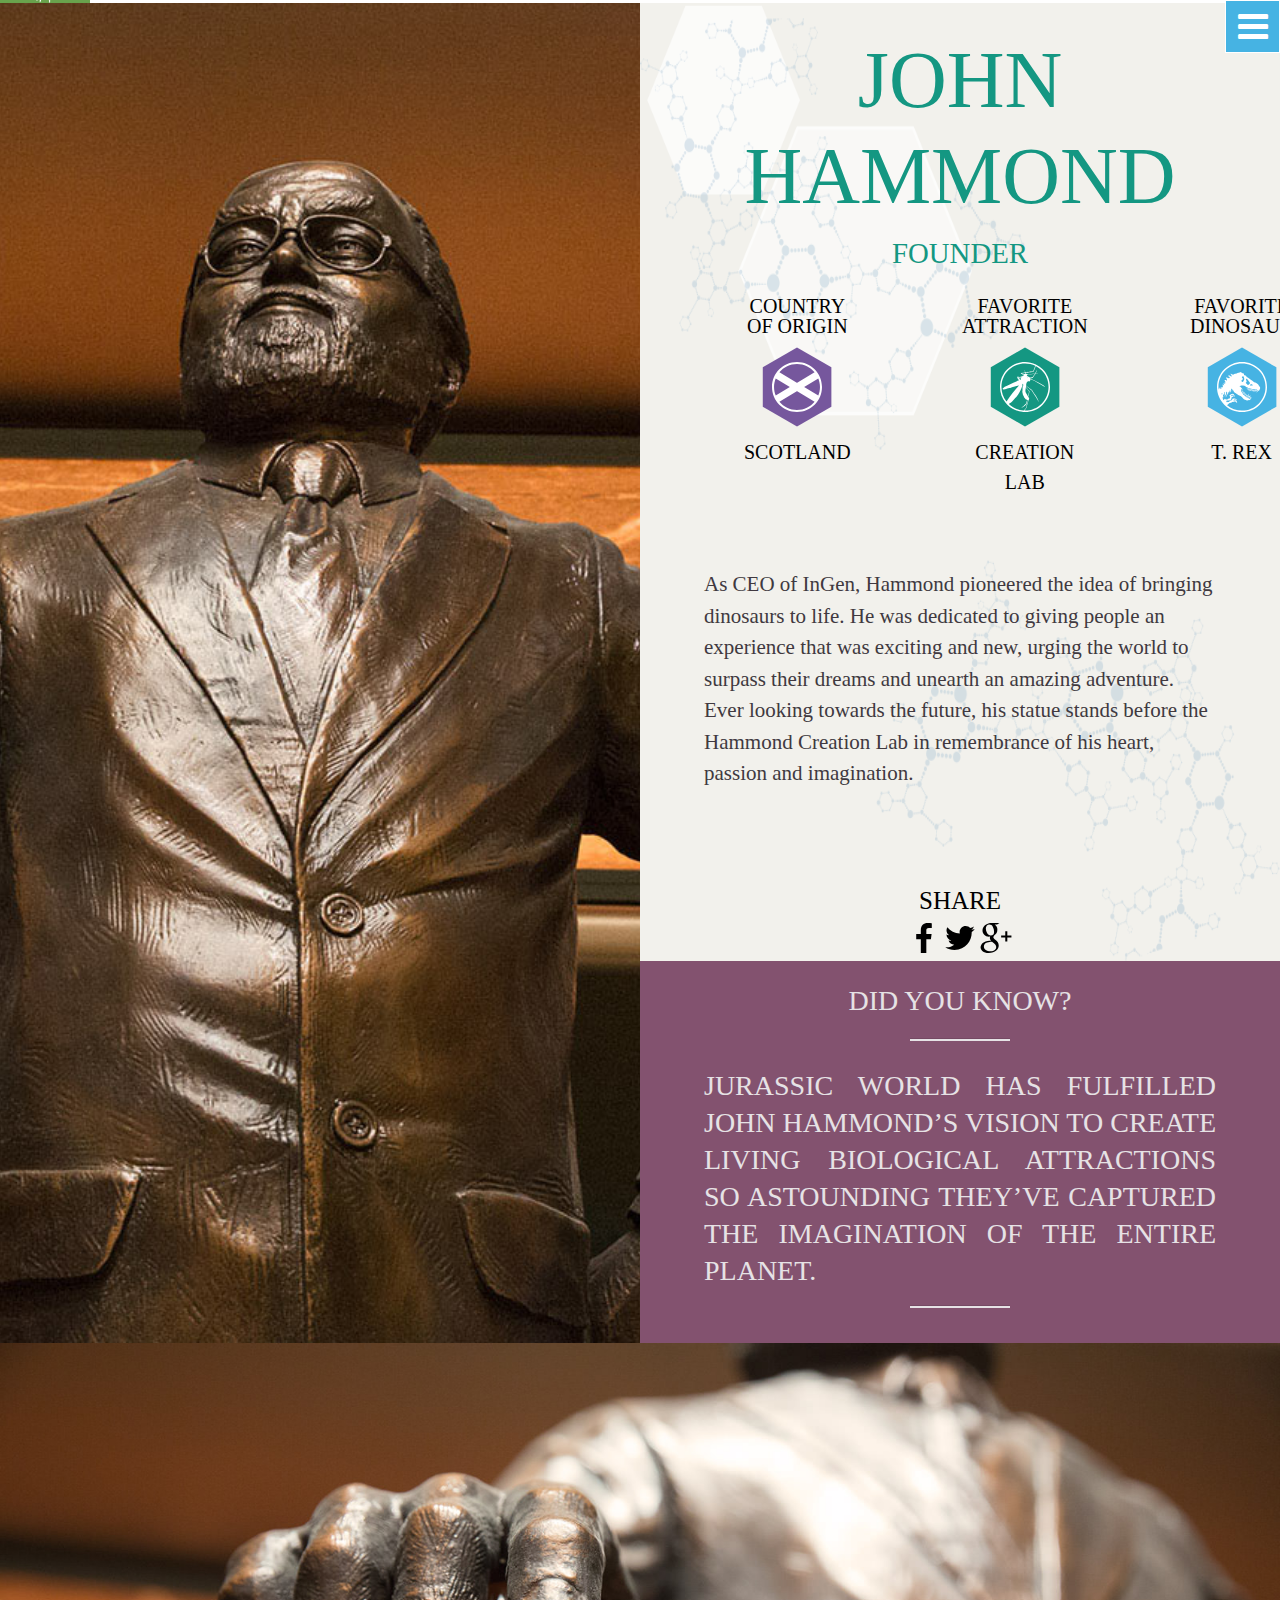
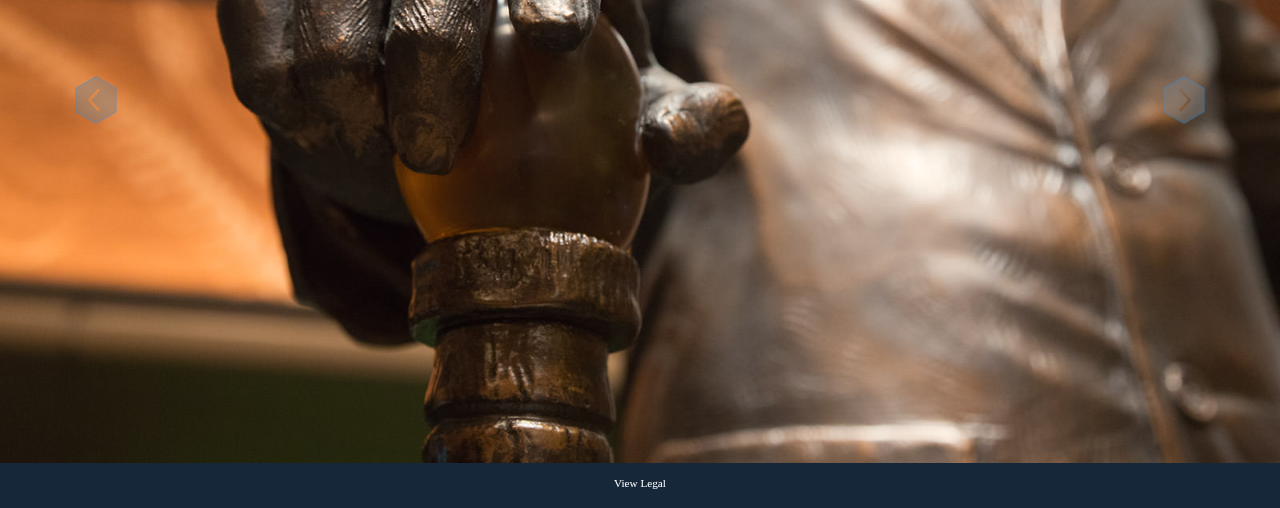
<file: our_founder.html>
<!DOCTYPE html>
<html lang="en">
   <head>
      <meta charset="UTF-8">
      <meta name="viewport" content="width=device-width, initial-scale=1.0">
      <title>The Dinosaur Protection Group has hacked the Isla Nublar Jurassic World site to keep concerned citizens informed of what’s happening with the remaining dinosaurs as they struggle to survive in the face of an imminent natural disaster.</title>
      <link rel="stylesheet" href="https://maxcdn.bootstrapcdn.com/bootstrap/4.0.0/css/bootstrap.min.css" integrity="sha384-Gn5384xqQ1aoWXA+058RXPxPg6fy4IWvTNh0E263XmFcJlSAwiGgFAW/dAiS6JXm" crossorigin="anonymous">
      <script src="https://code.jquery.com/jquery-3.2.1.slim.min.js" integrity="sha384-KJ3o2DKtIkvYIK3UENzmM7KCkRr/rE9/Qpg6aAZGJwFDMVNA/GpGFF93hXpG5KkN" crossorigin="anonymous"></script>
      <script src="https://cdnjs.cloudflare.com/ajax/libs/popper.js/1.12.9/umd/popper.min.js" integrity="sha384-ApNbgh9B+Y1QKtv3Rn7W3mgPxhU9K/ScQsAP7hUibX39j7fakFPskvXusvfa0b4Q" crossorigin="anonymous"></script>
      <script src="https://maxcdn.bootstrapcdn.com/bootstrap/4.0.0/js/bootstrap.min.js" integrity="sha384-JZR6Spejh4U02d8jOt6vLEHfe/JQGiRRSQQxSfFWpi1MquVdAyjUar5+76PVCmYl" crossorigin="anonymous"></script>             
      <link rel="shortcut icon" href="images/favicon.png">
      <link rel="stylesheet" href="css/our_founder.css">
      <link rel="stylesheet" href="https://cdnjs.cloudflare.com/ajax/libs/font-awesome/4.7.0/css/font-awesome.min.css">
      <script src="https://ajax.googleapis.com/ajax/libs/jquery/3.4.1/jquery.min.js"></script>                                
   </head>
   <body>

<!-- ================= NAVBAR STARTED ====================== -->      

<div class="navbarr">
   <div id="navbar">
      <div onclick="openLogoDropdownFunction()" style="cursor: pointer;">
         <img src="images/small_logo.png" width="90px" height="53px" class="logo">   
         <hr class="hrForDropDown" id="hrfordropdown">
      </div>
      <a href="index.html">
      <img src="svg/jurassic_world_title.svg" width="210px" height="50px" class="jurassicWorldLogo" style="margin-left: 5px;">        
      </a>
      <a href="https://www.instagram.com/dinosaurprotectiongroup/" target="_blank">
      <i class="fa fa-instagram insta_icon"></i>
      </a>
      <a href="https://twitter.com/dinoprotectgrp?lang=en" target="_blank">
      <i class="fa fa-twitter twitter_icon"></i>
      </a>
      <a href="https://www.facebook.com/DinosaurProtectionGroup/" target="_blank">
      <i class="fa fa-facebook fb_icon"></i>        
      </a>
   </div>
</div>
<div class="LogoDropdownMainDiv">
   <ul id="logodropdown">
      <li class="dropdownLogoListItem">
         <img src="images/logo.png" class="dropdownLogo img-fluid">
      </li>
      <li class="dropdownRightSideLogoListItem">
         <img src="images/dpg_logo.png" alt="dpg_logo" class="dpg_logo img-fluid">
      </li>
      <li class="dropdownLogoIconsListItem">
         <a href="https://www.facebook.com/DinosaurProtectionGroup/" target="_blank" class="dropdownLogoFbIconLink">
         <i class="fa fa-facebook dropdownLogoFbIcon"></i>
         </a>
         <a href="https://twitter.com/dinoprotectgrp?lang=en" target="_blank" class="dropdownLogoTwitterIconLink">
         <i class="fa fa-twitter dropdownLogoTwitterIcon"></i>
         </a>
         <a href="https://www.instagram.com/dinosaurprotectiongroup/" target="_blank" class="dropdownLogoInstaIconLink">
         <i class="fa fa-instagram dropdownLogoInstaIcon"></i>
         </a>
      </li>
      <li class="dropdownLogoAlertListItem">
         <p class="alertPara">alert! mount sibo is active</p>
         <p class="volcanicPara">volcanic alert <span style="line-height: 38px;">level</span></p>
         <div class="dropdownLogoAlertSectionNumber">3</div>
      </li>
      <li class="dropdownLogoSliderListItem">
         <p class="dropdownLogoSliderSectionPara">what’s happening</p>
         <div class="carousel slide" data-ride="carousel" data-interval="1800">
            <div class="carousel-inner">
               <div class="carousel-item active">
                  <p class="ferrySlideHeading">ferry departs <br>at 9:30</p>
                  <p class="ferrySlideFirstRotatingHeading">island</p>
                  <p class="ferrySlideSecondRotatingHeading">is unsafe.</p>
               </div>
               <div class="carousel-item">
                  <p class="meetSlideHeading">meet mr. dna <br>at 9:30</p>
                  <p class="meetSlideFirstRotatingHeading">we must</p>
                  <p class="meetSlideSecondRotatingHeading">protect them!</p>
               </div>
               <div class="carousel-item">
                  <p class="mosasaurusSlideHeading">mosasaurus <br>fedding <br>at 9:30</p>
                  <p class="mosasaurusFirstRotatingHeading">feeding show</p>
                  <p class="mosasaurusSecondRotatingHeading">is closed.</p>
               </div>
               <div class="carousel-item">
                  <p class="freshSlideHeading">fresh baked <br>churros <br>at 10:15</p>
                  <p class="freshSlideFirstRotatingHeading">save the</p>
                  <p class="freshSlideSecondRotatingHeading">dinosaurs</p>
               </div>
               <div class="carousel-item">
                  <p class="innovationSlideHeading">innovation <br>center <br>guided tour <br>at 9:00</p>
                  <p class="innovationSlideFirstRotatingHeading">severe lack</p>
                  <p class="innovationSlideSecondRotatingHeading">of medicine</p>
               </div>
               <div class="carousel-item">
                  <p class="imaxSlideHeading">imax screening <br>at 10:00</p>
                  <p class="imaxSlideFirstRotatingHeading">theater closed</p>
                  <p class="imaxSlideSecondRotatingHeading">permanently.</p>
               </div>
               <div class="carousel-item">
                  <p class="triceratopsSlideHeading">triceratops <br>feeding <br>at 10:00</p>
                  <p class="triceratopsSlideFirstRotatingHeading">in need of</p>
                  <p class="triceratopsSlideSecondRotatingHeading">urgent care.</p>
               </div>
               <div class="carousel-item">
                  <p class="feedingSlideHeading">t. rex feeding <br>at 10:00</p>
                  <p class="feedingSlideFirstRotatingHeading">we can't let them</p>
                  <p class="feedingSlideSecondRotatingHeading">become extinct</p>
               </div>
            </div>
         </div>
      </li>
      <li class="dropdownLogoEruptionProjectionListItem">
         <p class="dropdownLogoEruptionProjectionPara">eruption projection</p>
         <p class="dropdownLogoEruptionProjectionMonthName">june</span></p>
         <div class="dropdownLogoEruptionProjectionSectionNumber">22</div>
      </li>
      <li class="dropdownLogoWaitTimesListItem">
         <p class="dropdownLogoWaitTimesPara">wait times</p>
         <div class="carousel slide" data-ride="carousel" data-interval="2000">
            <div class="carousel-inner">
               <div class="carousel-item active">
                  <p class="dropdownLogoGyrosphereSlideHeading">gyrosphere</p>
                  <div class="dropdownLogoGyrosphereSlideNumber">0</div>
                  <p class="dropdownLogoGyrosphereSlideMinutes">minutes</p>
               </div>
               <div class="carousel-item">
                  <p class="dropdownLogoEggSpinnerSlideHeading">egg spinner</p>
                  <div class="dropdownLogoEggSpinnerSlideNumber">0</div>
                  <p class="dropdownLogoEggSpinnerSlideMinutes">minutes</p>
               </div>
               <div class="carousel-item">
                  <p class="dropdownLogoGondolaLiftSlideHeading">gondola lift</p>
                  <div class="dropdownLogoGondolaLiftSlideNumber">0</div>
                  <p class="dropdownLogoGondolaLiftSlideMinutes">minutes</p>
               </div>
               <div class="carousel-item">
                  <p class="dropdownLogoCretaceousCruiseSlideHeading">cretaceous cruise</p>
                  <div class="dropdownLogoCretaceousCruiseSlideNumber">0</div>
                  <p class="dropdownLogoCretaceousCruiseSlideMinutes">minutes</p>
               </div>
               <div class="carousel-item">
                  <p class="dropdownLogoGentleGiantsPettingZooSlideHeading">gentle giants petting zoo</p>
                  <div class="dropdownLogoGentleGiantsPettingZooSlideNumber">0</div>
                  <p class="dropdownLogoGentleGiantsPettingZooSlideMinutes">minutes</p>
               </div>
               <div class="carousel-item">
                  <p class="dropdownLogoGallimimusValleySlideHeading">gallimimus valley</p>
                  <div class="dropdownLogoGallimimusValleySlideNumber">0</div>
                  <p class="dropdownLogoGallimimusValleySlideMinutes">minutes</p>
               </div>
            </div>
         </div>
      </li>
      <li class="dropdownLogoDidYouKnow">
         <p class="dropdownLogoDidYouKnowHeading">did you know?</p>
         <hr class="dropdownLogoDidYouKnowHr">
         <div class="carousel slide" data-ride="carousel" data-interval="2400">
            <div class="carousel-inner">
               <div class="carousel-item active">
                  <p class="dropdownANewBornBabySlidePara">A newborn human baby has a bigger brain than most fully grown dinosaurs.</p>
                  <div class="dropdownLogoANewBornRotatingHeading">
                     <p class="dropdownLogoANewBornRotatingFirstHeading">this park will never again</p>
                     <p class="dropdownLogoANewBornRotatingSecondHeading">profit from living creatures</p>
                  </div>
               </div>
               <div class="carousel-item">
                  <p class="dropdownLogoThePlatesSlidePara">The plates on a Stegosaurus’ back can grow up to 30 inches 76cm. that's about the length of a skateboard.</p>
                  <div class="dropdownLogoThePlatesRotatingHeading">
                     <p class="dropdownLogoThePlatesRotatingFirstHeading">in the face of greed,</p>
                     <p class="dropdownLogoThePlatesRotatingSecondHeading">life always finds a way</p>
                  </div>
               </div>
               <div class="carousel-item">
                  <p class="dropdownLogoTRexSlidePara">The T. rex’s widely mocked tiny arms are actually incredibly powerful.</p>
                  <div class="dropdownLogoTRexRotatingHeading">
                     <p class="dropdownLogoTRexRotatingFirstHeading">Masrani Corporation</p>
                     <p class="dropdownLogoTRexRotatingSecondHeading">must be held accountable!</p>
                  </div>
               </div>
               <div class="carousel-item">
                  <p class="dropdownLogoTheApatosaurusSlidePara">The Apatosaurus reaches full size in only 10 years. Talk about a growth spurt!</p>
                  <div class="dropdownLogoTheApatosaurusRotatingHeading">
                     <p class="dropdownLogoTheApatosaurusRotatingFirstHeading">One day of park profits</p>
                     <p class="dropdownLogoTheApatosaurusRotatingSecondHeading">could save a species</p>
                  </div>
               </div>
               <div class="carousel-item">
                  <p class="dropdownLogoTheStegosaurusSlidePara">The Stegosaurus’ brain is about the size of a walnut.</p>
                  <div class="dropdownLogoTheStegosaurusRotatingHeading">
                     <p class="dropdownLogoTheStegosaurusRotatingFirstHeading">100+ dinosaurs are</p>
                     <p class="dropdownLogoTheStegosaurusRotatingSecondHeading">currently running loose.</p>
                  </div>
               </div>
               <div class="carousel-item">
                  <p class="dropdownLogoTheRexEatSlidePara">T. rex eats up to 22 tons, 20 metric tons of meat a year… that’s the equivalent of 18 cows.</p>
                  <div class="dropdownLogoTheRexEatRotatingHeading">
                     <p class="dropdownLogoTheRexEatRotatingFirstHeading">The DPG is trying to monitor</p>
                     <p class="dropdownLogoTheRexEatRotatingSecondHeading">activity on the island.</p>
                  </div>
               </div>
               <div class="carousel-item">
                  <p class="dropdownLogoDinosaursSlidePara">Dinosaurs are both hot- and cold-blooded. Usually carnivores are hot; herbivores run cold.</p>
                  <div class="dropdownLogoDinosaursRotatingHeading">
                     <p class="dropdownLogoDinosaursRotatingFirstHeading">Lava is likely to overrun</p>
                     <p class="dropdownLogoDinosaursRotatingSecondHeading">countless dinosaurs</p>
                  </div>
               </div>
               <div class="carousel-item">
                  <p class="dropdownLogoTheGallimimusSlidePara">The Gallimimus or “chicken mimic” weighs about 493 pounds, 224 kg more than its feathered namesake.</p>
                  <div class="dropdownLogoTheGallimimusRotatingHeading">
                     <p class="dropdownLogoTheGallimimusRotatingFirstHeading">More than 2 dinosaurs</p>
                     <p class="dropdownLogoTheGallimimusRotatingSecondHeading">are killed every week</p>
                  </div>
               </div>
            </div>
         </div>
      </li>
      <li class="dropdownLogoJurassicWorldLink">
         <div class="dropdownLogoJurassicWorldButtonDiv">        
            <a href="http://www.jurassicworld.com/?redirect=off" target="_blank" style="border: none;">
            <button type="button" class="dropdownLogoJurassicWorldLinkButton">visit juraassicworld.com</button>
            </a>
         </div>
      </li>
   </ul>
</div>
<div class="barsDiv">
   <i class="fa fa-bars" onclick="openNavbarFunction()" id="openNavbar"></i>          
</div>
<div class="navbarDropdownMainDiv">
   <ul id="list" style="-moz-user-select: none; user-select: none; -webkit-user-select: none;">
      <a href="">
         <li id="islandListItem" >
            <div class="island_overlay_color">
               <svg xmlns="http://www.w3.org/2000/svg" viewBox="0 0 512 512" class="island_map_icon">
                  <g fill-rule="evenodd" clip-rule="evenodd">
                     <path d="M382.38 36.5H129.618L3.237 256l126.38 219.5H382.38L508.765 256 382.38 36.5zm-8.97 423H138.587L21.126 255l117.46-204.5H373l.25-.186 117.546 204.593L373.41 459.5zM199.367 133.075v-4.128c-1.7.492-2.74.755-3.76 1.093-22.348 7.413-44.673 14.9-67.065 22.18-3.062.995-4.042 2.317-4.038 5.563.1 75.107.07 150.212.063 225.32v4.397c2.016-.618 3.495-1.04 4.956-1.525 21.88-7.29 43.73-14.657 65.66-21.8 3.183-1.035 4.265-2.35 4.26-5.78-.113-75.11-.08-150.214-.076-225.32zM387.428 128.744V124.5c-1.974.59-3.358.96-4.716 1.413-21.77 7.252-43.506 14.598-65.328 21.683-3.286 1.067-4.146 2.55-4.142 5.868.098 74.996.067 149.99.062 224.986v4.35c1.604-.463 2.75-.754 3.87-1.124 22.123-7.335 44.224-14.744 66.39-21.944 3.106-1.01 3.936-2.455 3.932-5.638-.1-75.118-.07-150.234-.068-225.35zM296.73 149.06c-20.51-5.034-40.99-10.186-61.48-15.295-7.395-1.845-14.793-3.68-22.49-5.592-.082 1.516-.19 2.58-.19 3.642-.002 75.457.026 150.914-.07 226.37-.004 3.092 1.054 4.093 3.877 4.783 20.044 4.89 40.043 9.953 60.06 14.955 7.74 1.933 15.485 3.842 23.515 5.833.092-1.488.214-2.555.214-3.62.004-75.578-.018-151.157.06-226.734-.002-2.763-.99-3.728-3.497-4.342zm-10.64 88.257c-4.8 15.455-10.852 30.543-16.8 45.615-3.552 9.003-7.936 17.674-11.965 26.485-.344.75-.82 1.438-1.32 2.307-.425-.533-.813-.862-1.006-1.28-10.434-22.53-21.06-44.998-28.306-68.818-4.684-15.392-.613-28.25 11.042-36.44 10.43-7.327 25.083-7.505 35.725-.432 10.905 7.25 16.564 19.895 12.63 32.563zM255.87 213.79c-7.612-.012-13.937 6.27-13.948 13.852-.01 7.63 6.207 13.82 13.9 13.835 7.778.016 13.854-6.02 13.877-13.786.026-7.664-6.165-13.885-13.83-13.9z"></path>
                  </g>
               </svg>
               <h6>island map</h6>
            </div>
         </li>
      </a>
      <a href="https://www.fandango.com/sweepstakes/jurassicworldfallenkingdom" target="_blank">
         <li id="ticketsListItem" class="animate__animated animate__flipInY animate__slow animate__delay-2s animate__repeat-none">
            <svg xmlns="http://www.w3.org/2000/svg" viewBox="0 0 512 512"  class="tickets_icon">
               <path d="M382.38 36.5H129.618L3.237 256l126.38 219.5H382.38L508.765 256 382.38 36.5zm-8.97 423H138.587L21.126 255l117.46-204.5H373l.25-.186 117.546 204.593L373.41 459.5zM187.725 277.522l2.534-1.73 3.087 3.046-1.39 2.918 3.055 3.055.798-1.3.906 4.333s.27-.103 3.51-.878c3.242-.775 4.684-3.763 5.57-5.696.79-1.723 2.026-3.822 3.167-4.67s4.94-1.767 4.94-1.767l-1.64-4.085s-2.1.012-4.528 1.104c-2.43 1.09-3.714 2.458-4.437 3.85-.722 1.392-.967 2.683-2.666 4.713-1.16 1.39-3.083 1.88-4.184 2.05l10.06-16.412-3.345-3.345-14.69 9.09 1.406-3.552s1.943-.195 3.41-.615c.71-.202 1.644-.423 3.76-2.83 2.112-2.404 2.046-5.424 1.282-6.634-.78-1.235-2.927-3.13-4.355-4.322-.79-.66-1.36-1.104-1.36-1.104l-2.812 2.813-11.963 11.964 3.38 3.263 4.06-4.06.528-.526-1.592 5.652-.477 1.693.223.22 2.355 2.355 1.407 1.407zm15.82 2.81l.04-.1c.588-1.51 1.394-3.573 2.7-4.88 1.565-1.565 2.797-1.71 4.182-2.008.142-.03.287-.062.438-.096l.172.832c-.152.033-.3.067-.446.097-1.342.29-2.42.513-3.697 1.822-1.153 1.186-1.934 3.13-2.493 4.562l-.038.1c-1.505 3.858-5.674 4.267-5.85 4.287l-.09-.827c.49-.09 3.785-.46 5.083-3.79zm-1.088-14.95l1.28 1.28-8.637 14.77-.67-.61 1.614-2.85-4.686-4.687-2.9 1.79-.714-.713 14.713-8.98zm-14.206.394l-2.062-2.063-.205-.204-4.2 4.198-.65-.65 6.054-6.052 5.49-5.49.17.102c.487.292 1.91 1.207 2.83 2.396 1.03 1.33 1.997 3.3-.15 5.55-1.832 1.92-2.216 2.094-3.425 2.326-.872.167-2.39.192-3.052.195l-2.262 6.038-.334.89-.658-.6 2.455-6.637zM190.75 296.15c-.55-.176-.446.143-.436.242s.02.215.108.46c.087.246.158.15.235.07.08-.08.13-.195.36-.434.232-.236-.055-.268-.268-.337zM189.49 294.408c-.074.177-.204.335-.128.535.076.2.19.19.368.182.18-.005.457-.033.415-.185-.04-.15-.24-.753-.415-.885-.152-.115-.17.176-.24.353zM200.234 304.473c-.284.12-.424.194-.548.232-.125.038-.264.13-.192.455.054.248.11.224.324.325.213.102.36.126.43.097.072-.03.057-.1-.042-.21-.098-.108-.108-.18-.073-.216.035-.035.052-.047.18-.003.13.044.182-.086.18-.27-.003-.187.025-.533-.26-.41zM184.117 240.737l-5.015-5.015s-5.59 6.134-8.285 9.04c-2.695 2.907-2.947 2.902-3.926 2.794-.977-.11-1.584-.012-2.4-.91-.816-.9-1.884-2.3-1.884-2.3l-4.444 6.704s1.322 2.44 2.305 3.423c.983.983 1.63 1.464 4.67 1.77 3.04.306 4.858-1.188 5.688-2.06.827-.87 13.292-13.446 13.292-13.446zm-22.35 9.54l.68-.868c2.756 2.594 5.215 2.516 6.34 1.398.654-.653 2.567-2.677 4.597-4.82 2.27-2.396 4.798-4.958 5.7-5.862l.743.742c-.894.894-3.417 3.453-5.683 5.846-2.033 2.146-3.953 4.172-4.615 4.836-1.49 1.49-4.434 1.82-7.762-1.272zM191.342 294.93c-.183-.163-.2.097-.365-.042-.167-.14-.184-.225-.267-.36-.083-.14-.18-.333-.224-.054-.037.234.01.39 0 .49-.01.1-.045.23.114.26.16.027.27.04.31.123.04.083-.04.25.167.312.207.06.396.1.524.115.128.018.208.015.26-.058.05-.073-.018-.162-.174-.263-.155-.1-.22-.09-.254-.15-.035-.063.092-.213-.09-.375zM202.508 267.272l-.64-.64-9.744 6.2 4.402 4.403 5.982-9.963zm-7.955 5.854l3.98-2.53-2.465 4.045-1.515-1.514zM206.24 258.004c.132-.574.648-1.178-.192-1.192-.84-.014-1.062.146-1.208.383-.123.197-.26.263-.478.3l1.763 1.763c.002-.27.018-.83.114-1.254zM192.283 251.93l-.14-.14-2.947-2.948s-9.075 8.726-10.04 9.688c-.962.964-1.802.248-2.356-.307-.554-.555-.93-.972-.623-1.362.306-.39 10.39-10.646 10.39-10.646l-3.472-3.473-11.012 11.012c-2.664 2.664-2.263 2.818-2.05 4.138.215 1.32.616 3.113 1.398 3.61.785.494 3.942.522 3.942.522l-1.318 1.575 3.375 3.184 14.136-14.136.717-.715zm-13.928 11.368l-.64-.658.566-.5c-1.162-.66-3.28-1.94-3.506-2.092l-.153-.103c-.437-.295-.82-.505-1.086-.772-.308-.307-.472-.68-.527-1.187-.195-1.767.1-2.04.88-2.82l.08-.077c.685-.69 7.268-7.288 9.058-8.996l.673.673c-1.742 1.662-8.42 8.305-9.083 8.97l-.08.08c-.62.618-.77.657-.616 2.07.054.496.292.762 1.19 1.366l.155.104c.78.528 2.755 1.736 3.586 2.23l9.96-9.668.64.657-11.095 10.72zM198.635 303.122c-.19.037-.24.04-.313.158-.072.12.057.206.26.42.207.21.214.18.266.145.05-.034.128-.104.133-.2.007-.096-.027-.12-.027-.454 0-.156-.128-.108-.318-.068zM199.393 301.412c-.008-.027-.16-.105-.473-.17-.255-.05-.293-.05-.426.09s-.25.2-.223.25c.03.05.074.087.392.183.318.097.376.018.497-.076.12-.096.24-.25.233-.278zM200.28 303.735c-.024-.118-.042-.222-.123-.557-.08-.335-.14-.308-.347-.348-.236-.042-.333.01-.3.114.03.106.02.15-.02.378s-.118.003-.162-.01c-.042-.013-.12.083-.085.29.033.205.04.236.09.24.05.006.187.017.573.104.386.087.396-.09.373-.21zM198.307 302.55c-.046-.077-.22-.138-.428-.18-.21-.04-.234-.036-.24.237-.004.275.07.268.15.298.082.03.203.024.362-.107.158-.134.212-.154.155-.248zM196.85 302.552c-.125.1-.165.074-.28-.067-.118-.143-.22-.1-.484-.018-.264.08-.277.25-.233.323.043.074.043.17.152.315.11.144.28.102.566.06s.362-.183.483-.375c.123-.19.173-.182.07-.286-.12-.12-.148-.05-.272.048zM195.036 297.73c.172.013.383.005.362-.182-.02-.185.09-.296.106-.45.02-.157.024-.28-.044-.302-.07-.02-.076.014-.183.136-.107.12-.15.183-.187.17-.033-.012-.055-.06-.138-.2-.083-.135-.152-.09-.17-.07-.017.018.015.027-.013.296-.028.268-.116.58.266.603zM197.142 298.223c-.238-.183-.11.344-.29.312-.048-.01-.23-.308-.29-.29-.06.016-.055.13-.072.445-.018.313.038.382.1.424.062.04.093.065.304.227.21.163.29.237.34.198.053-.037.102-.26.116-.445.014-.186.034-.33.06-.476.03-.146-.078-.248-.268-.394zM195.976 301.826c-.01-.07.062-.18.145-.234.084-.057.132-.1.118-.152-.013-.055-.156-.05-.263-.157-.04-.038.08-.15.205-.247.148-.114.086-.148-.072-.217-.16-.07-.205-.13-.232-.178-.028-.047.142-.19-.004-.252-.145-.062-.09.077-.325.076-.234 0-.28-.023-.29-.067-.01-.048.185-.172.29-.237.108-.065.22-.092.45-.082s.38-.055.385-.114c.002-.06-.077-.09-.056-.157.02-.07.165-.153.12-.213-.045-.06-.124.028-.424-.03-.3-.058-.48-.095-.67-.088-.192.005-.396.014-.43-.026-.036-.042.116-.146.36-.28.246-.134.354-.166.443-.187s.255-.09.17-.21-.118-.23-.08-.293c.038-.066.164-.25.11-.312-.056-.063-.087-.003-.208-.034s-.093-.155-.187-.124c-.093.03-.068.075-.155.19-.085.112-.225.307-.3.28-.076-.03-.113-.087-.176-.18-.063-.088-.126-.115-.188-.088-.063.028-.058.1-.12.3-.063.2-.225.453-.273.474-.05.02-.128.1-.17-.13-.042-.225-.038-.325-.02-.405.02-.083.167-.252.116-.332-.052-.078-.146.082-.194-.097-.048-.18-.067-.374-.088-.477-.022-.104-.084-.185-.164-.1-.267.285-.55.645-.763.888-.215.24-.387.364-.142.492.245.128.417.23.39.266-.027.035-.166.118-.175.177-.01.06.096.116.2.235.104.116.162.216.345.2.183-.018.48-.073.5-.012.022.062-.358.167-.02.29.34.122.473.148.542.197.07.048.22.09-.018.19-.24.1-.488.32-.18.536.307.22.33.194.475.284.145.09.282.153.336.182.055.03.186.084.182.122-.002.036-.037.105-.213.09-.176-.018-.305.048-.3.182.002.136.07.184.126.26s.152.24.326.173c.17-.07.223-.114.32-.163.098-.048.257-.144.244-.214zM192.057 297.21c-.093-.203-.18-.344-.204-.38-.082-.126-.113.036-.124.136-.01.1-.043.27-.1.473-.06.204-.095.17-.257-.043-.162-.21-.262-.198-.358-.178-.097.02-.193.145-.287.228-.093.087.045.108.086.323.042.213.01.278.14.373.125.093.29.03.4.027.105-.003.167.052.298.12.13.07.256-.09.484-.262.227-.174.155-.217.103-.345s-.09-.268-.183-.472zM189.033 265.218c.668.042 2.26.008 3.05-.145.985-.19 1.248-.354 2.96-2.146 1.634-1.714.988-3.21.01-4.52-.734-.982-1.688-1.558-2.143-1.827l-1.407 1.406-4.852 4.85 1.945 1.946.438.436zm3.79-6.04c.862.52 1.23.9 1.057 1.91-.184 1.06-1.274 1.834-2.336 2.102-1.025.26-2.078-.347-2.158-.39l3.438-3.622zM219.592 264.08c-.068-.2-.072-1.4-.088-1.437 0 0-.943 1.19-1.36 1.608-.418.418-.382.476-.325.636.056.16-.037.592.06.75.1.162.135.445.127.808-.008.363.142.874.142.874l1.54-1.592s-.03-.093-.05-.237c-.02-.147-.068-.398.007-.685.073-.284.01-.522-.055-.724zM215.115 268.218l1.257 1.257s.028-.553.04-.842c.01-.29-.01-.546-.165-.814-.155-.27-.12-.49-.32-.692 0 0-.407.57-.562.747s-.25.343-.25.343zM207.99 280.374c-.71 1.513-1.375 4.454-3.113 5.57-2.356 1.512-4.266 1.385-4.266 1.385l.776 4.908s2.3-.18 3.562-.447c1.264-.267 3.6-1.857 4.572-3.367.972-1.513 1.902-3.604 2.428-4.774.53-1.172 1.937-2.37 2.992-2.64s3.725-.985 3.725-.985l-1.83-4.354s-.86-.074-3.582.68c-2.982.823-4.722 2.874-5.263 4.024zm7.708-1.59c-1.74.2-3.302.932-4.342 2.14-.593.685-1.192 1.882-1.733 3.07-.673 1.48-1.405 3.046-2.28 3.812-1.214 1.068-2.49 1.66-4.11 1.778l-.043.004-.098-.818.046-.003c.528-.04 2.078-.247 3.677-1.652.726-.636 1.347-2.08 1.98-3.473.593-1.305 1.223-2.503 1.902-3.29 1.196-1.388 2.696-2.098 4.868-2.426l.133.857zM218.386 268.41c-.1.076-.285.23-.197.424.035.078.13.127.37.072.39-.09.81.024.935.056.123.03.236-.08.256-.3.022-.215.026-.314.147-.544.12-.228.1-.466.096-.708-.005-.24-.02-.597-.257-.39-.238.204-.54.55-.8.798-.257.247-.386.47-.55.593zM211.48 239.403c.203.293.057.55-.048.835-.043.124-.032.242-.015.37.044.325.032.546-.14.83-.097.163-.242.294-.364.438-.15.176-.275.382-.15.612.046.09.13.154.22.19.158.063.325.084.483.142.36.132.687.392 1.08.414.42.025.69-.288.845-.642.436-.98.976-1.297 1.95-.94.903.33 1.837.843 1.897 1.52.06.678-.745.655-.76 1.288-.015.632.587.392.813.42.225.03.52.053.91-.52.392-.57.85-1.136 1.528-.865s1.068.783.79 1.513c-.277.73-.534 1.513 0 1.76.535.25 1-.368 1.272-.76.27-.39.85-1.12 1.302-.88.45.242.127.836.278 1.228.15.39.387.83.452 1.31.083.623-.262 1.125.015 1.263.332.165.6-.16 1.076-.355.663-.27.932-.71 1.265-1.008.572-.512.888-.812.918.106.03.918.044 1.386.008 1.783-.07.715-.477.912-.204 1.136.422.346.768.06 1.04 0 .27-.06.737-.194 1.25-.692.51-.498.677-.603.887-.526.21.075.083.67-.008 1.15-.09.482-.31 1.032-.355 1.348-.044.316-.016.452.196.557.212.104.512-.12.753-.407.24-.286.444-.564.54-.843.1-.278.273-.407.46-.37.188.04.264.25.15.77-.112.52-.352 1.33.13 1.482s.57-.39.683-.685c.113-.293.354-1.03.43-1.227.075-.195.113-.43.324-.384.21.045.317.362.248.85-.068.49-.098.88.075.994.173.113.24.09.874-.06.632-.15.82-.204 1.182-.655.36-.45.428-.79.6-1.16s.234-.61.587-.557c.354.054.565.4.587.784.023.383-.142 1.075.136 1.158.28.083.535-.038.707-.166.173-.128.354-.474.52-1.212.166-.736.264-1.27.565-1.3.3-.03.52.608.595.984.075.376.075 1.34.375 1.416.302.075.478-.014.587-.466.187-.775.26-.388.397-1.137.1-.535.15-.934.4-.942.248-.007.346.39.39.934.046.54.24.677.438.662.195-.015.3-.315.315-.753.015-.436.34-.457.39-1.232.053-.776-.126-1.573.52-1.65.648-.074.852.867.964 1.205.113.34.354 1.676 1.123 1.634.542-.03.58-.406.586-.587.016-.405.383-.895.693-1.293.308-.4.308-.94.255-1.4-.05-.46-.203-.91.286-.98.49-.066.942.325 1.236.964.292.64.127 1.484.684 2.1.558.618.655.957.873 1.19.217.233.556.33.856.227.302-.106.46-.415.25-.852-.21-.436-.03-.692.202-.79.234-.098.263-.49.114-1.047-.15-.556-.835-1.752.316-1.46 1.15.293 1.332.4 1.49.813.158.416.278 1.35.31 1.635.03.285.036.64.142.835.104.195.255.54.316.767.06.226.142.37.398.43s.466-.256.46-.46c-.007-.202-.118-.46.458-.955.422-.362.44-1.01.37-1.348-.128-.625-.098-1.166.458-1.182.558-.015.48.422.506.655.022.234.06.54.4.985.338.445.518.79.547 1.122.03.33.137.797.534.94.4.143.384.098.558.286s.54.376 1.022.467c.48.09.987.28 1.52.708.536.428.835.94 1.364 1.026.533.087 1.082.275 1.503.516.422.24.64.474.776.64.134.166.26.463.513.495s.397.116.517.236c.12.12.18.045.754.03.57-.014.955.038 1.392.384.436.346.565.58.452 1.01-.114.428.082.774.005 1.27-.074.497.16.698.333.89.173.186.525.465.587.736.06.27.264.188.286.692.02.504-.01.564-.204.73-.196.165-.083.64-.362.78-.276.144-.73.25-.452.56.28.308.477.367.665.586.187.217.353.722.353 1.062 0 .842-.226.61-.27 1.31-.03.48.02.82.14 1.105s.115.266.046.83c-.067.563.03.872.205 1.226.173.354.28.97.28 1.422 0 .452-.265 1.152.042 2.167.31 1.017.438 1.58.582 2.056.142.474.11.79.3 1.415.188.625.534 2.04.692 3.115.157 1.076-.015 1.325.254 1.762.272.437.713 1.515 1.155 2.94.44 1.424.524 2.02.556 2.455.052.744-.196.64-.204 1.002-.008.487-.104.963-.164 1.202-.062.24-.21.315-.228.542-.015.226.09.316.09.677 0 .363-.15 1.1-.352 1.847-.203.743-.287 1.082-.71 1.594-.42.514-1.21.702-1.812.867-.603.164-1.15.144-1.535.3-.383.158-.896.19-1.22.212-.322.02-.85-.084-.917-.498-.067-.413.015-.616.256-.87.24-.26.263-.476.226-.785-.038-.31-.144-.46.03-.603.173-.143.255-.406-.204-.46-.46-.05-.487-.128-.54-.21-.054-.084-.085-.247.12-.45.203-.204.256-.272.097-.4-.158-.128-.367-.02-.474.07-.107.09-.272.103-.475-.145-.203-.25-.188-.43-.04-.597.15-.164.227-.283.17-.376-.063-.09-.438.075-.687-.083-.248-.157-.257-.36-.084-.55.174-.187.27-.39.114-.532-.158-.144-.37-.07-.655-.16-.287-.09-.806-.577-1.01-.825-.203-.25-.54-.543-.775-.867-.233-.324-.608-1.528-.918-2.002-.307-.475-.602-1.1-.98-1.625-.374-.527-.436-1.01-.78-1.625-.346-.62-.37-1.002-.48-1.536-.115-.534-.355-1.152-.544-1.46s-.534-.806-.534-1.12.293-1.605-.226-2.14c-.52-.533-1.002-.55-1.272-.835-.27-.286-.77-1.34-1.062-1.92-.292-.578-.73-.91-1.392-1.135-.662-.227-1.068-.15-1.354-.39-.286-.244-.504-.882-.708-.89-.203-.008-.406.33-.15.81.256.483.55.387.7 1.573.15 1.19 0 1.355.03 1.747.03.392-.03.77-.346 1.204-.316.437-.505 1.046-.617 1.28-.113.232-.375.842-.617.676-.24-.164-.406-.3-.39-.525.014-.226.18-.633-.046-.95-.225-.314-.31-.532-.51-.586-.205-.05-.333-.044-.52.265-.19.31-.318.624-.392.782-.18.39.106.236-.023.55-.21.512-.346.468-.7 1.062-.354.595-.436.496-.572.947-.135.45-.255.858-.4 1.257s-.3 1.068-.24 1.715c.06.646.144 2.114.12 2.845-.022.73-.06 2.552-.067 3.23-.015 1.52.68 2.856.783 3.266.173.687.227.784.46 1.183.233.398.572 1.1.67 1.422.097.324.225.95.135 1.28-.09.33-.173.504-.422.603-.25.097-.586-.105-.805-.248-.218-.144-.308-.038-.632-.227s-.406-.542-.896-.896c-.49-.353-.956-.594-1.242-.924-.285-.33-1.376-1.635-1.76-2.59-.385-.957-.437-1.324-.392-1.85.045-.53-.007-1.89-.158-2.778-.15-.89.015-1.716.03-2.333.015-.618-.196-2.153-.512-2.876-.316-.722-1.437-4.012-1.58-4.906-.144-.896-.323-1.42-.66-2.527-.34-1.106-.28-1.918-.228-2.514.053-.595-.105-.92.497-1.957.603-1.04.746-1.604.858-1.928.113-.324.36-.692.24-.783-.12-.09-.153-.063-.708.315-.555.377-.93.725-1.097.725-.167 0-.37.098-.55.277-.18.18-.383.247-.602.3-.218.054-.594.25-.594.25s1.158-1.025 1.64-1.492c.482-.465 1.423-1.27 1.316-1.392-.105-.12-.52.083-.903.392-.335.27-.682.493-.764.556.11-.11.728-.79 1.035-1.098.34-.34.686-.654.565-.79-.12-.136-.39-.03-1.04.542-.646.57-1.346 1.06-1.678 1.316-.33.257-.4.28-.662.452-.263.172-.436.286-.64.49-.202.202-.436.195-.602.284-.166.092-.835.43-.835.43s.958-.91 1.573-1.468c.835-.76 1.35-1.243 1-1.498-.165-.12-.61.1-.932.227-.324.13-.25.054-.655.25-.407.195-1.062.533-1.295.6-.233.07-.36.243-.73.37s-1.083.437-1.28.543c-.195.104-.444.066-.684.172-.24.105-.76.278-.76.278s1.347-.91 2.13-1.347c.784-.438 1.288-.865 1.25-.98-.037-.112-1.377.385-2.326.776-.948.39-1.023.42-1.37.797l-.496.54s.516-.717-.165-.645c-2.115.22-4.61 1.29-4.583 1.27 1.527-1.12 3.688-1.82 4.388-2.01s1.164-.142 1.49-.707c.19-.33.26-.626.4-1.104.194-.68.466-1.12.345-1.205-.248-.173-.392-.016-.912.322-.518.34-1.067.857-1.6 1.272-.535.414-1.145.933-1.642.934-.496 0-.655.053-1.098.21-.444.158-.738.285-1.076.4-.34.11-1.152.563-1.152.563s1.046-.955 1.85-1.49c.807-.533 1.032-.594 1.846-1.573.813-.978.82-1.18 1-1.376.18-.194.24-.256.105-.45-.136-.196-.36-.287-.677 0-.317.285-.557.543-.948.947-.392.406-.617.437-.76.385-.145-.053-.4-.324-.588-.437-.188-.113-.573-.3-1.09-.128-.882.293-1.694 1.046-1.694 1.046-.038 1.362-.415 2.25-.415 2.25-.187-.97-.6-1.46-.6-1.46-1.115.844-1.747 1.4-2.04 1.74-.294.338-.242.3-.354.503-.112.202-.18.466-.293.624-.113.158-.083.294.083.444.072.064.147.134.158.235.01.1-.04.192-.054.29-.02.146-.01.3-.02.45-.01.168.002.336.033.5.033.18.138.436.544.194.406-.24.685-.383 1.114-.45.43-.068.92-.002 1.085.15.165.15.106.39-.045.586s-.22.397-.083.595c.136.195.48.827.616 1.008.136.182.36.196.648.436.287.24.264.504.82.595.558.09.626-.068.85.083.228.15.355.367.754.48.398.114.542.12.865.324.323.204.455.063.752.09.55.054.67.25.67.25.18.015.11-.335.353-.67.36-.497.708-.82.985-.88.42-.092.527-.15.58-.445.053-.292-.226-.287-.016-.572.21-.286.7-.67.948-.767.25-.1.564-.038.7.053.136.09.316.257.414.203.098-.053-.053-.415.467-.226.52.188 1.055.223 1.708.896 1.43 1.476 1.29 2.8 1.273 2.762-.377-.768-.85-1.15-1.13-1.4-.277-.248-.37-.367-.79-.52-.422-.15-.76-.006-.963-.135-.204-.128-.166-.347-.452-.3-.286.044-.18.286-.474.473-.293.188-.617.286-.42.587.195.303.353.415.526.36.173-.05.693-.283 1.265.092.572.377.842.63 1.31 1.265 1.182 1.604.737 2.935.737 2.935-.18-1.038-1.122-2.13-1.332-2.37-.21-.24-.414-.55-.925-.55-.512 0-.866.083-1.07-.06-.202-.145-.18-.227-.503-.083s-.67.353-.925.368c-.257.015-.332-.03-.423-.18-.09-.152-.293-.25-.428-.19-.136.06-.18.106-.33.498-.15.392-.392.48-.633.737-.24.256-.302.466-.466.452-.166-.017-.287-.227-.467-.15s-.324.338-.662.374c-.34.038-.67-.143-.714-.247-.046-.106-.077-.304-.227-.392-.15-.09-.338-.144-.52-.293-.18-.15-.21-.422-.42-.468-.21-.046-.73.008-1.01-.21-.277-.22-.406-.92-.64-.973-.232-.05-.39.062-.767-.164-.376-.227-.43-.61-.707-.708-.28-.097-.473.006-.677 0-.203-.007-.203-.112-.693.315-.49.43-.95.873-.95.873s.47.244.785.377c.464.2.55.227.676.766.125.536.313.58.49.617s.404.062.69.287c.408.322.367.54.542.56.55.06.748.085.884.11.138.027.283.027.486-.167.202-.192.39-.21.57-.192.18.018.366.168.49.25s.253-.04.473.163c.218.2.56.53.655.613.095.087.234.165.438.198.42.07.38-.134.678-.11.233.016.457.11.585.04.128-.067.443.058.688.113.245.055.438.13.494.063.057-.063.104-.154.068-.344-.034-.188.267-.48.722-.395.455.087.92.26 1.614 1.093 2.05 2.46 1.496 4.652 1.495 4.646-.184-1.268-.89-2.626-1.782-3.32-.54-.42-.8-.22-1.014-.368-.112-.078-.357-.16-.477-.073-.122.085.067.187.21.27.14.082.158.106.15.22-.01.11-.236.047-.516.024-.28-.02-.627-.025-.653.354-.026.377.31.43.494.502.185.072.378.094.447.198.068.102.223.093.33.045.104-.05.466.062.633.16.167.1.606.386.79.807.364.838.096 1.646.08 2.022-.02.545-.098.795-.442 1.403-.344.61-.662.8-.894.98-.23.18-.314.16-.314.16s.46-.488.68-1.746c.22-1.258.04-1.454-.043-1.605-.08-.15-.146-.31-.43-.533-.282-.225-.338-.383-.38-.484-.044-.104-.028-.147-.14-.188-.11-.044-.106.14-.338.088-.232-.05-.456-.196-.61-.315-.155-.123-.272-.21-.413-.2-.143.015-.433.047-.622.065-.19.017-.644-.13-.782-.215-.137-.086-.45-.364-.507-.55-.056-.186-.236-.537-.188-.687.046-.15-.032-.296-.185-.374-.155-.077-.24-.068-.357.058-.116.124-.262.185-.45.148-.19-.034-.44-.137-.503-.2-.064-.066-.17-.225-.34-.28-.166-.055-.36-.095-.54-.077-.18.018-.405-.103-.48-.153-.18-.12-.087-.224-.207-.353-.12-.13-.24-.12-.69-.228-.452-.107-.775-.25-.9-.314-.124-.063-.094-.17-.265-.222-.172-.052-.46-.05-.644-.01-.126.026-.348.092-.48.138l39.097 39.1c1.082-.9 2.132-1.853 3.146-2.866 18.034-18.034 18.034-47.273.002-65.307-14.78-14.778-37.08-17.444-54.576-8.002l.022.02c.338.12.794.235 1.006.54zm43.472 47.006s-.646.577-1.108.905c-.46.328-.71.482-1.71.834-1.08.38-1.827.213-1.836-.16-.01-.412.32-.542.68-.613.36-.07.726-.104 1.83-.29 1.234-.214 2.144-.678 2.144-.678zm-4.166-11.63c.164-.058.41-.028.41-.028s-.18.11-.357.268c-.18.157-.276.15-.27-.02.01-.174.052-.158.216-.22zm.015.975c.147-.012.66-.018.66-.018s-.354.173-.573.318c-.22.145-.436.157-.41-.052.027-.196.18-.236.324-.248zm-.6 1.18c.164-.282.356-.2.6-.086.243.11.84-.02.84-.02s-.237.157-.338.184c-.1.024-.155.06-.58.118-.327.046-.668.056-.52-.197zm-.605.968c.066-.222.223-.244.348-.198.126.043.157.043.564.17.408.126 1.043-.026 1.043-.026s-.244.163-.45.202c-.203.042-.407.127-.928.2-.517.076-.657-.083-.577-.35zm-.227.917c.156-.037.435.026.81.23.374.203 1.19.117 1.19.117s-.352.188-.597.194c-.244.01-.438.076-.897.105-.46.03-.783-.006-.798-.308-.01-.224.137-.3.293-.337zm.376 1.7c.204.027.407.05.853.058.446.01 1.013.025 1.525-.167.015-.005-.308.31-.72.475-.232.095-.522.206-1.39.346-.87.142-1.047-.12-1.04-.385.014-.603.292-.398.772-.326zm1.16 1.7c-.2.045-.64.177-1.09.343-.45.167-.79.19-.742-.17.04-.315.2-.395.534-.37.334.02.456 0 .813-.02.546-.03 1.52-.157 1.52-.157s-.835.332-1.035.375zm.89 1.273c.024-.005-.514.41-1.08.715-.406.22-.823.304-1.085.38-.266.08-.534-.13-.56-.52-.04-.64.243-.455.397-.44.157.015.364.06.74.026.234-.02.924-.018 1.586-.16zm-2.822 2.296c-.063-.666.04-.747 1.096-.606.743.1 1.57.004 1.877-.06.31-.062.824-.186.817-.186-.007 0-1.406.666-2.186.962s-1.54.554-1.604-.11zm.108 1.36c-.034-.566.33-.522 1.407-.68.723-.103 1.975-.488 2-.49.025-.004-.5.38-.935.644-.435.263-.868.504-1.255.668-.388.166-1.192.29-1.217-.14zm.322 1.773c-.074-.172-.167-.302.034-.45s.86.17 1.217.312c.356.14.976.404 1.71.347.018 0-.746.328-1.832.385-.564.03-.823.104-1.128-.594zm3.925 3.87c-.375.228-.806.435-1.096.584s-1.073.443-1.165.006c-.1-.478.55-.622 1.426-.727.416-.05 1.407-.212 1.407-.212l-.57.35zm-1.163-.806c-.498.188-1.19.388-1.283-.027-.062-.28.2-.49.85-.54.65-.047 2.342-.412 2.342-.412s-.65.51-1.908.98zm1.41-1.647c-.783.396-1.5.653-1.968.757-.466.104-1.064-.137-1.247-.445-.133-.223-.238-.51.36-.612.228-.038.577.015 1.043.003.74-.018 1.75-.175 2.196-.282.422-.098 1.116-.306 1.116-.306s-.717.487-1.502.886zm5.227-13.678c.077.053-.07.15-.167.167s-.2-.004-.2-.004.222-.263.368-.164zm-.003.708c.118-.107.243-.14.317-.013.097.16-.123.19-.276.235-.15.046-.52.018-.52.018s.364-.133.48-.24zm-.16.852c.406-.196.62-.24.676-.03.046.176-.227.313-.47.33-.243.015-.826-.078-.826-.078s.355-.096.62-.222zm.457.803c.23-.118.483-.092.533.07.082.265-.207.426-.677.5-.692.103-1.192-.124-1.178-.125.648-.045 1.094-.328 1.322-.445zm-.015 1.08c.493-.186.732-.292.885.028.135.278-.203.52-1.1.66-1.35.21-1.915-.003-1.906-.006 1.054-.157 1.886-.595 2.12-.683zm-.27 1.566c.628-.285.874-.43 1.053-.534.18-.104.536-.252.702.16.166.41-.364.592-.758.758-.394.165-.84.3-1.562.37-1.07.104-1.602.004-1.602.004.83-.18 1.574-.486 2.168-.757zm.34 1.262c.982-.338 1.203-.434 1.298-.475.106-.046.463-.134.715.3.228.39.304.724-.862.86-.857.1-1.945-.046-2.32-.117-.375-.07-.625-.177-.625-.177s.84-.06 1.796-.39zm-1.222 1.91c.062.003.983-.113 1.892-.393.936-.288 1.366-.444 1.534-.506.166-.06.414-.107.685.305.238.366.158.68-1.05.75-1.205.072-2.082.017-2.258.01-.165-.008-.74-.156-.804-.168zm1.62 1.346s.964-.393 1.728-.67c.763-.277.875-.277 1.063-.33.187-.047.444.058.546.335.185.515.103.55-.56.56-.663.01-.934.092-1.16.117-.225.024-.59.05-.86.006-.268-.043-.757-.018-.757-.018zm1.824.708c.772-.22.98-.303 1.08-.364.1-.063.297-.095.4.078.076.126-.42.442-.802.61-.382.17-.752.24-1.084.196s-.752-.05-.783-.056c-.032-.007-.246.028-.246.028s.667-.273 1.435-.492zm-1.237 1.545c.114.004.832-.062 1.56-.48.49-.28.657-.41 1.122-.712.726-.47 1.053-.48 1.192-.014.137.47-.328.563-.912.835-.462.214-.772.35-1.13.44-.42.107-.637.123-1.05.073-.36-.044-.708-.13-.783-.142zm.963.664c0 .005.305-.168 1.278-.396.972-.23 1.094-.386 1.364-.46.27-.073.597-.197.756.056.136.214-.35.354-.72.496-.368.144-.83.2-1.238.285-.408.085-.85.03-1.045.02-.195-.012-.395-.007-.395 0zm.287.693c1.08-.086 1.555-.17 2.118-.43.562-.26 1.116-.437 1.274-.46s.515-.018.717.333c.224.39-.037.805-.73.94-.693.134-1.062.208-1.447.134-.385-.075-.703-.14-1.002-.255-.426-.164-.93-.263-.93-.263zm2.94.913c.31-.132.81-.312 1.06-.394.25-.08.512-.18.8.11.224.23.05.457-.383.602-.435.145-.853.157-1.13.145-.275-.014-.704-.047-.876-.068-.172-.024-.647-.062-.627-.057s.848-.202 1.156-.338zm1.854 2.478c-.325.02-.757-.046-.988-.117s-.442-.19-.717-.318c-.275-.13-1.04-.414-1.04-.414s.477.073 1.124.04c.645-.033.97-.02 1.244-.04.67-.052.84-.173.85.376.006.444-.152.455-.475.474zm-.14-1.283c-.337 0-.62-.026-.812-.076-.19-.052-.736-.152-.736-.152s.77-.1 1.18-.192c.412-.094.813-.17.898-.17.088 0 .233.042.287.17.094.223-.48.42-.818.42zM227.036 293.094l1.825-5.663c-3.207-1.152-8.015-1.557-12.687 3.116-4.714 4.715-3.337 13.064-3.238 13.12.1.057 5.738-2.21 5.738-2.21s-1.498-5.233 1.25-7.632c2.745-2.4 7.113-.73 7.113-.73zm-9.264-.336c-2.79 2.79-2.09 7.04-2.013 7.786l-.83.18c-.147-.473-1-5.434 2.152-8.635 2.293-2.325 5.22-3.15 8.89-2.69l-.128.88c-3.365-.424-5.98.384-8.072 2.478zM218.077 260.454c-.242-.026-.263.22-.38.38-.12.16-.058.306-.027.49.05.297-.06.596-.026.77.08.423.377.755.377.755s.27-.31.36-.433c.094-.124.306-.458.58-.805.272-.344.443-.813.463-.824.02-.01-.558-.16-.825-.226-.197-.047-.28-.083-.52-.108zM214.876 267.487c.108-.148.433-.586.722-1.07s.077-.696.018-1.02c-.06-.32-.086-.502-.213-.65-.13-.15-.222-.306-.217-.62.005-.313.03-.514-.128-.86-.16-.345-.154-1.762-.154-1.762-.11.077-.526.36-.8.604-.272.24-.59.59-.79.986-.2.395-.307.348-.658.955-.35.61-.46 1.274-.46 1.245l2.495 2.495c-.002 0 .077-.153.186-.303zM213.556 260.046c-.03-.154-.355-.118-.856-.195-.43-.066-.64-.176-.85-.262-.21-.088-.474-.31-.902-.037-.428.275-.61.474-.785.682-.407.49-.384.317-.62.605-.364.44-.565.858-.76 1.045.01.02 2.592 2.592 2.592 2.592s.186-1.02.428-1.54c.24-.522.4-.568.562-.996.16-.428.415-.83.612-1.098.357-.48.61-.634.58-.794zM264.622 278.6c0 .203.338.72.438 1.11.102.395.708 1.024 1.526 1.755.82.73 1.112.234 1.202-.057.23-.752.05-1.528-.332-2.183-.294-.506-2.834-1.88-2.834-.624zM208.61 260.17c.146-.222.18-.438.307-.62.16-.227.417-.423.696-.735.5-.56.847-1.142.847-1.142s-.82.34-1.336.414c-.515.075-.483-.127-.6-.362-.12-.236-.207-.56-.354-.177-.147.383-.316-.076-.464 1.133-.134 1.11-.21 1.373-.402 1.755l.794.794c.077-.21.262-.673.513-1.06zM267.666 268.056c-.526-.19-.897.134-1.09.505-.112.22-.203.43-.38.608-.227.222-.51.408-.655.698-.058.118-.09.265-.12.396-.02.092-.014.187-.02.28-.028.29-.243.608-.462.794-.037.03-.084.054-.125.08-.173.102-.406.114-.6.11-.277-.003-.552-.032-.825-.046-.463-.022-.694.282-.667.723.01.124.05.244.056.367.004.1.04.196.076.287.05.14.094.317.073.46-.016.123-.07.31-.157.4-.054.055-.097.08-.115.164-.017.07-.012.146.01.214.022.067.063.126.095.194.035.068.033.14.05.212.018.078.036.143.026.226-.013.12-.047.22-.112.32-.025.036-.056.057-.07.1-.015.05-.002.09-.002.135 0 .057-.024.11-.032.167l.01.085c.008.175.054.325.12.484.074.183.158.365.283.517.202.247.887.507 2.493.517 1.605.012 2.1-.796 2.223-1.414.125-.618.045-1.19-.033-2.864-.08-1.673.236-1.313.447-2.627.213-1.316.164-1.852-.494-2.09zM234.36 263.282c.078-.038.16-.047.237-.078.138-.055.313-.124.425-.225.165-.152.253-.368.39-.54.105-.133.284-.15.42-.246.078-.053.168-.177.186-.268.025-.126-.102-.153-.196-.115-.165.07-.278.217-.4.343-.12.128-.26.212-.412.302-.215.125-.423.275-.617.436-.1.084-.198.168-.292.26-.04.038-.145.13-.184.214-.083.188.15.093.23.045.07-.045.14-.092.215-.128zM223.458 282.89l-3.374-3.375-15.428 15.054 3.666 3.455 15.136-15.136zm-4-.06l.662.66-11.144 11.143-.66-.66 11.142-11.144zM266.43 261.587c-.572-.304-.876-.112-1.167-.045-.293.067-.55.235-.91 1-.358.764-.292 1.303-.448 1.685-.157.38-.348.708-.842.75-.494.046-.742-.178-1.056-.245s-.596-.19-1.292-.01c-.697.178-1.056.338-1.01 1.302.047 1.035.11 1.818 1.36 1.807 1.243-.01.98-.397 2.38-.42 1.485-.02 2.244-1.196 2.728-1.993.48-.797 1.168-2.29 1.135-2.773-.036-.484-.304-.754-.877-1.057zM226.07 257.86c.087-.23.195-.67-.15-.716-.345-.046-.273.274-.304.552-.045.396-.14.634-.015.695.138.07.382-.297.47-.53zM221.957 261.428c-.083.64.113 1.658.113 1.658s.335-.427.608-.71c.273-.282.51-.603.912-.983.402-.383.413-.33.428-.532.015-.2-.315.048-.562.183-.248.133-.63.412-.685.344-.056-.065.093-.236.293-.396.2-.16.655-.592.78-.777.122-.187.07-.435.06-.66-.01-.227.03-.918.083-1.393.052-.475.085-.762-.175-.762-.185 0-.36.37-.442.764-.102.48-.263.746-.418 1.716-.085.537-.206.918-.248.896-.04-.02-.082-.372-.016-.655.068-.283-.107-.53-.097-1.15s-.34-.02-.46.212c-.117.23-.22.253-.18.55.042.3-.052.733-.052 1.064.002.328.142-.008.06.632zM225.478 259.588c.124.062.345-.088.576-.278.233-.19.484-.176.955-.613.467-.438.477-.472.42-.97-.035-.323-.35-.03-.555.187-.207.216-.537.546-.85.91-.313.364-.67.702-.547.764zM390.566 173.094c-12.013 9.54-31.93 11.664-47.12-1.162-5.468-4.617-9.392-10.905-11.144-17.99-2.977-12.04-.368-23.097 6.848-32.313l-37.094-37.09L243 143.586c5.075 5.023 10.15 10.19 15.407 15.17 1.905 1.805 2.114 3.05.095 4.888-2.98 2.714-5.86 5.565-8.554 8.563-1.707 1.897-2.764 1.917-4.546.023-5.008-5.324-10.235-10.443-15.19-15.456l-145.44 145.44 37.15 37.132c17.42-9.944 34.86-5.69 45.08 4.036 6.86 6.533 10.934 14.764 11.508 24.452.488 8.21-1.86 15.68-5.93 22.47l37.122 37.157c48.507-48.506 96.934-96.936 145.542-145.544-5.122-5.097-10.412-10.425-15.788-15.662-1.345-1.31-1.496-2.194-.047-3.558 3.14-2.95 6.215-5.983 9.14-9.148 1.755-1.9 2.98-1.723 4.696.06 5.067 5.266 10.28 10.393 14.986 15.127 19.945-19.94 39.706-39.695 58.996-58.982l-36.662-36.66zm-128.4 189.345l-31.135-31.136c-13.277-.416-25.772-5.83-35.198-15.256-9.426-9.428-14.84-21.92-15.258-35.2l-31.067-31.067 25.717-25.716 19.56 19.558c.302-.318.577-.6.846-.868 9.76-9.76 22.76-15.113 36.603-15.074 13.842.04 26.87 5.467 36.687 15.283 9.814 9.814 15.243 22.843 15.282 36.686.04 13.843-5.314 26.84-15.075 36.6-.265.266-.547.543-.87.848l19.625 19.625-25.717 25.716zm33.278-163.142c-3.288 3.317-6.64 6.57-9.886 9.93-1.178 1.22-1.973 1.162-3.14-.026-5.265-5.357-10.58-10.66-15.935-15.93-1.117-1.1-1.078-1.877.018-2.944 3.347-3.258 6.656-6.556 9.912-9.904 1.335-1.373 2.38-1.253 3.677.062 5.077 5.153 10.224 10.24 15.32 15.374.48.48.798 1.122 1.244 1.762-.488.687-.783 1.247-1.21 1.676zm36.056 36.158c-3.19 3.03-6.242 6.207-9.367 9.305-.553.548-1.198 1.004-1.957 1.63-.766-.55-1.395-.885-1.878-1.366-5.137-5.108-10.222-10.268-15.392-15.342-1.215-1.193-1.164-1.99.035-3.142 3.302-3.18 6.553-6.415 9.727-9.723 1.457-1.52 2.536-1.252 3.883.12 4.948 5.035 9.923 10.047 14.985 14.97 1.407 1.366 1.348 2.238-.035 3.55zM245.458 322.833c1.812-1.73 5.12-5.08 6.22-7.264 1.1-2.185.14-4.934-1.76-6.665-1.45-1.324-3.056-1.68-4.643-1.452l2.848-1.928-3.692-4.27-9.984 7.208 4.214-6.496-3.07-3.286-6.62 4.252 7.53-9.66-4.483-4.295-14.222 20.9 3.453 3.452 7.784-5.596s-3.2 5.486-5.196 7.935l3.62 3.865 9.32-6.317c-2.774 2.986-5.863 7.236-1.93 11.253.422.432.836.78 1.246 1.065 3.196 2.226 6.043.357 7.937-1.34.563-.506 1.048-.998 1.428-1.362zM227.75 316l-.31-.31 5.838-11.685-.173-.173c-1.28.677-3.195 1.562-5.056 2.543-1.666.877-6.532 3.25-6.627 3.296l-.487-.48.004-.007c.31-.47 4.248-6.235 5.778-8.393 2.91-4.105 5.686-8.108 5.978-8.526l.63.634c-2.604 3.747-8.03 11.578-10.308 14.903 2.563-1.333 7.363-3.56 11.197-5.596l.678.68-5.486 10.912 15.043-9.915.588.712-17.287 11.41zm9.14 6.952c-.104-.095-.205-.188-.3-.282-3.324-3.324.202-7.1 2.097-9.128 1.527-1.638 6.302-6.482 9.782-3.35.09.08.175.163.26.246 1.978 1.98 1.546 4.506-.878 7.21l-.063.07c-2.495 2.843-5.254 6.074-8.09 6.253-1.023.068-1.968-.277-2.81-1.018zM257.453 327.674c2.047-2.133 3.062-3.66 3.176-4.668.087-.777.337-1.593-.692-3.165-.307-.468-.725-1-1.295-1.622-.14-.153-.278-.3-.413-.444-2.23-2.39-3.464-3.432-3.464-3.432l-9.523 9.523-3.512 3.512-1.963 1.964 3.046 3.047 4.502-4.502.833.403c-1.025 3.196-3.06 6.98-3.06 6.98l3.308 2.187c2.638-4.386 4.052-8.185 4.052-8.185s2.956.538 5.005-1.596zm-6.717.01l-2.428 6.015-.716-.466s1.985-4.66 2.49-5.895l-2.234-1.54-.582-.4-.85.85-2.78 2.778-.554-.555 1.803-1.804 4.043-4.045 5.828-5.827s1.19.706 2.213 1.802c.603.647 1.15 1.434 1.36 2.29.036.153.063.306.08.46.204 2.188-1.03 3.564-1.896 4.516l-.132.146c-.955 1.06-1.786 1.466-2.84 1.63-1.052.164-2.637.052-2.806.043zM247.228 317.053c2.824-3.22 1.58-5.25.79-5.947-.073-.073-.147-.147-.226-.215-1.82-1.598-4.69-.73-8.47 3.24-4.04 4.245-3.67 6.22-2.052 7.84.08.08.167.16.258.24.66.585 1.432.89 2.213.84 2.458-.155 5.167-3.35 7.424-5.924l.064-.073zm-3.104.774c-2.522 2.535-4.628 3.856-5.7 2.87-1.07-.986.855-3.155 2.612-5.042 2.142-2.3 4.66-4.108 5.744-3.092.678.636.078 2.516-2.656 5.264zM255.976 325.303c.79-.872 1.772-1.846 1.597-3.947-.006-.03-.006-.056-.008-.085-.092-.927-.57-1.686-1.19-2.303-.462-.457-1-.837-1.525-1.15l-4.044 4.044-2.963 2.964.95.656 2.047 1.416c.425.006 1.72.013 2.558-.12.9-.137 1.663-.457 2.444-1.323l.134-.15zm-.615-2.7c-.128.587-.472 1.137-1.095 1.684-1.357 1.186-3.697.585-3.697.585s.033-.03.09-.092c.56-.58 3.575-3.703 4.35-4.447.355.843.503 1.58.353 2.27zM214.692 318.367c.08.03.38.113.23-.092-.15-.206-.152-.37-.166-.48-.013-.103-.042-.195-.146-.19-.106.005-.16.215-.13.368.06.296.135.36.212.394zM215.62 315.176c.04-.068.027-.2-.017-.29s-.12-.158-.263-.145c-.143.015-.21.065-.363.172-.15.104-.276.188.055.236.26.04.545.098.587.028zM267.285 316.752c.467-.438.846-.8 1.194-1.15 9.586-9.586 14.843-22.354 14.804-35.95-.04-13.598-5.372-26.398-15.014-36.04-9.644-9.644-22.443-14.976-36.04-15.016-13.598-.04-26.366 5.22-35.952 14.806-.354.354-.72.734-1.15 1.194l-.324.346-19.58-19.58-24.42 24.42 30.677 30.676.007.183c.366 13.112 5.69 25.457 14.994 34.76 9.305 9.304 21.65 14.63 34.76 14.994l.183.006 30.742 30.74 24.42-24.42-19.645-19.643.345-.325zm15.977 19.64l-21.484 21.483-29.652-29.653c-12.34-.135-24.662-4.922-34.102-14.362-9.44-9.44-14.23-21.765-14.364-34.104l-29.82-29.822 21.482-21.482 19.64 19.638c.903-1.075 1.858-2.123 2.87-3.136 18.972-18.97 49.818-18.882 68.9.2 19.078 19.078 19.168 49.925.196 68.897-1.01 1.012-2.06 1.967-3.137 2.87l19.472 19.472zM248.767 337.74l5.718 5.937 3.495-3.494-2.23-2.23 11.362-11.36-3.375-3.375s-15.014 14.478-14.97 14.523zm4.248-.317l2.763 2.762-.693.693-3.308-3.307 11.792-11.79.544.544-11.1 11.1zM187.91 292.01c.392.02.532-.045.635-.25.12-.236.73-.827.73-.827s-.503.777.304.58c.807-.196 1.044-.138 1.044-.138s-.502.582-.75.75c-.246.168.167.147.61.117.443-.03 1.144.04 1.42.038.276 0 .875.13.875.13s-.67.178-.866.256c-.197.078-.276.297-.533.118-.255-.178-.274-.138-.343-.07-.07.07.207.247.098.375-.11.127-.285-.07-.53.04-.248.107-.337.195.077.354.414.156.78.264.986.394.207.13.532.374.532.374s-.65-.078-.73.098c-.078.18.315.475.494.69.177.217.364.266.463.187.1-.08.197-.196.197-.196s.02.297.06.453c.04.158-.01.22-.073.314s-.073.153.07.26c.142.108.374.23.354.327-.02.094-.203.047-.346.07-.142.026-.198.077-.14.286.058.208.113.327.087.464s-.032.23.034.238c.067.008.095.02.432-.316l.74-.74c.058-.057.073-.164-.066-.178-.14-.01-.35-.03-.35-.03s.16-.23.318-.32c.16-.09.255-.006.485-.12.228-.11.295-.202.27-.27-.022-.07-.193-.12-.263-.105-.07.02-.13.016-.156-.01-.026-.026.16-.126.072-.188-.086-.064-.204-.047-.39.015-.19.062-.283.124-.376.217-.093.094-.358.323-.358.323s.186-.338.225-.45c.038-.114.017-.42.284-.494.267-.076.49-.17.66-.142.168.03.283.058.333.007.05-.046.114-.255 0-.357-.114-.103-.406-.094-.406-.094s.168-.11.35-.176c.178-.063.36-.04.475.013s.235-.01.268.072c.035.08.016.217-.008.332-.023.117-.046.182.063.216.11.035.253-.01.433-.148.18-.14.244-.23.53-.206.288.026.465.047.538.038.072-.01.23.02.23.02s-.31.187-.425.24c-.117.05-.236.13-.393.1s-.253-.037-.308.04c-.056.08-.085.196-.038.26.046.064.19.11.405.058.216-.052.364-.113.518-.116.154-.002.354.04.5.11.144.07.293.143.382.18.09.038.31.144.31.144s-.426-.05-.56-.045c-.133.007-.305.09-.3.17 0 .08.155.156.295.203.14.045.328.166.4.243.073.078.206.246.23.304.022.06.05.206.05.206s-.297-.325-.486-.374c-.19-.05-.302-.094-.34-.033-.04.062-.08.12.02.24.1.123.3.266.29.264-.008-.004-.316-.085-.362-.033s-.082.11.052.25c.133.14.428.427.52.55.093.12.327.466.327.466l.052.157s-.258-.177-.383-.19c-.124-.015-.2.01-.217.083-.017.076.04.1.148.183.107.084.173.136.21.276.04.14.06.254.09.448.033.194.08.316.198.356.12.036.233.046.457-.005.224-.05.708-.117.708-.117s-.328.19-.4.25c-.073.06-.13.13-.093.192.038.06.384.053.534.062.15.012.273-.017.572.01.298.025.66.096.66.096s-.483.122-.65.175c-.17.05-.25.155-.245.236.006.082.214.128.34.144.125.015.506.116.506.116s-.186.1-.144.178c.04.075.31.205.302.25-.01.042-.154.092-.03.18.277.192.556.596.545.59-.395-.245-.798-.356-.847-.29-.05.068.06.263.25.478.192.214.383.464.383.464s-.576-.237-.75-.313c-.173-.074-.26-.12-.302-.126-.042-.007-.142-.033-.2.1-.06.134.09.232.252.32.163.084.356.105.443.198.087.094.108.136.063.25-.043.113.077.167.14.248.064.082.235.224.24.236.006.012-.168-.013-.26.058-.094.07-.097.102.035.29.13.188.216.262.236.38s.08.222.148.23.127-.024.15-.094l.05-.14s.14.254.214.207c.076-.046.19-.248.218-.36.03-.12.163-.432.16-.482-.003-.048-.018-.122-.018-.122s.145.175.218.23c.072.054.147.06.2.04.052-.025.133-.207.058-.398-.076-.19-.142-.345-.122-.54.02-.192.165-.373.165-.373s.13.187.236.142c.104-.045.186-.226.207-.34.02-.113.002-.322.002-.322s.11.07.163.158c.05.086.116.284.148.327.032.044.073.12 0 .32-.073.198-.114.298-.253.513s-.238.46-.215.576c.023.116.073.193.02.298-.052.104-.14.33-.067.387.073.055.216 0 .62-.282.403-.28.52-.306.52-.306s-.117.23-.036.28c.08.053.338-.02.545-.093.207-.074.616-.157.717-.18.103-.02.363-.042.363-.042s-.42.293-.525.38c-.105.09-.28.198-.26.293.022.098.196.09.332.088.138-.003.352.02.352.02s-.406.287-.58.42c-.175.134-.304.284-.248.373.056.093.218.087.5.06.28-.025.622-.045.77-.02.147.026.5.087.563.1.064.01.398.107.398.107s-.295.058-.586.17c-.29.107-.47.242-.622.294-.15.054-.375.085-.6.113-.228.03-.667.05-.696.253-.028.203.256.217.458.332.204.115.675.394.675.394s-.46-.07-.764.01c-.305.078-.33.128-.37.17-.038.044.14.215.273.36.134.145.295.29.456.28.305-.013.438-.054.543-.07.104-.018.34-.05.34-.05s-.33.234-.425.337c-.096.102-.096.21-.058.284.038.072.258.084.412.07.155-.015.445-.056.494-.02.05.038-.05.19.04.242.09.05.32.098.613.173.22.055.436.127.644.218.068.028.135.06.2.095.04.02.172.087.086.138-.026.015-.06.014-.09.013-.126 0-.242-.01-.366 0l-.215.01c-.043.002-.083-.003-.125 0-.094.006-.238.046-.306.118s.004.145.067.187c.068.048.126.095.206.125.04.017.075.04.113.06.095.04.183.09.276.135.064.032.125.065.185.105.03.02.125.082.09.132-.025.036-.097-.004-.128-.014-.074-.02-.15-.01-.227-.01-.084.006-.167.01-.25.018-.228.023-.42.057-.253.24.164.183.327.27.417.39.09.117.2.17.267.14.067-.032.133-.1.032-.22-.1-.117-.096-.246.085-.223.18.024.285.087.387.172s.242.26.345.21c.105-.045.067-.257.027-.36-.022-.053-.086-.208.03-.212.034 0 .064.03.087.054.016.013.03.03.043.047.06.072.133.118.21.17.1.064.203.107.27.054.066-.055-.014-.212.446-.413.462-.2.45-.23.547-.29.1-.058.215-.058.446-.04.23.018.903.032.89.026-.01-.005-.41.208-.538.28-.13.067-.176.166.13.257.304.088.58.19.763.28.183.09.315.132.45.19.134.057.38.194.38.194s-.57-.084-.783-.054c-.212.032-.328.16-.184.27.145.11.248.132.403.19.16.06.425.088.474.124.05.038-.22.125 0 .278.4.28.61.563.61.563s-.45-.136-.72-.104c-.27.033-.56.067-.14.496.42.426.557.503.584.628.025.125.01.23.048.376.04.147.117.44.105.44-.01 0-.237-.115-.36-.215-.12-.1-.172-.15-.19-.268-.017-.114-.038-.183-.122-.232-.084-.048-.017.128-.177.097-.16-.03-.138-.123-.23-.065-.093.06-.067.15.034.292.102.142.282.313.26.362-.024.047.065.096.117.177s-.028.174.017.373c.042.2.11.396.127.446.013.04-.083.12-.11.145-.055.043-.104-.013-.138-.055-.046-.064-.095-.127-.132-.197-.046-.088-.093-.21-.22-.196-.128.01-.108.06-.11.145-.003.085-.033.153-.07.18-.04.027-.1-.087-.116-.107-.026-.032-.057-.056-.087-.085-.037-.04-.065-.083-.114-.11-.04-.025-.097-.042-.13-.086-.032-.047-.06-.098-.104-.134-.048-.04-.102-.062-.146-.104-.03-.028-.077-.052-.122-.03-.072.04-.123.227-.315.397-.194.172-.214.335-.042.63.052.087.117.166.18.248.06.082.084.148.097.247.008.06.004.116 0 .174-.004.115-.035.23-.052.343-.005.03-.016.064-.006.094.028.093.158.166.247.173.31.023.436.1.602.195.167.095.32.09.487.022.167-.072.333-.246.114-.448s-.342-.212-.46-.208c-.054.002-.23.008-.2-.1.01-.027.05-.053.073-.07.064-.05.143-.086.228-.078.22.017.45.083.574.126.123.045.276.118.276.118s.04-.258-.01-.49c-.047-.23-.11-.346.05-.54.157-.192.4-.306.603-.506.203-.202.202-.3.474-.344.23-.035.445-.046.5-.058-.044.044-.16.253-.197.353-.044.114.02.258.184.203.164-.06.338-.2.505-.234.167-.035.333-.036.42-.13.09-.097.286-.154.452-.068.166.09.316.088.425.41.11.318.08.39.114.55.056.256.14.237.224.382.084.145.027.368.065.6.04.232.005.4.005.4s-.157-.21-.224-.42c-.066-.203-.132-.25-.21-.242-.08.008-.17.188-.17.188s-.085-.093-.18-.224c-.098-.133-.194-.176-.395-.176-.2 0-.512.093-.518.185-.003.092.11.126.268.204.158.082.264.09.403.274.14.184.28.29.412.35.13.063.252.137.252.137s-.01.238.128.51c.14.27.26.66.26.66s-.29-.288-.376-.403c-.09-.112-.14-.165-.22-.094-.08.068-.153.23-.153.23s-.26-.322-.296-.48c-.034-.156-.093-.383-.304-.497s-.35-.07-.416-.013c-.066.057.073.267.302.574.227.307.364.363.516.665.154.303.104.306.21.456.105.147.28.42.263.412-.017-.01-.393-.254-.472-.166-.078.086-.013.224-.003.328.007.106.073.24.073.24s-.306-.175-.43-.306c-.123-.132-.166-.177-.31-.224-.145-.05-.232-.084-.303-.013-.07.07.057.065-.014.18-.07.11-.227 0-.135.214.092.213.333.454.333.454s-.287-.064-.456-.087c-.17-.02-.197.042-.174.272.025.23.117.227.32.32.206.093.375.14.468.206.09.064.16.118.16.118s.146-.214.212-.376c.066-.163.004-.206.333-.255.33-.048.72-.27.72-.27-.15.33-.28.517-.37.586-.085.072-.05.145.12.18.29.063.55.01.55.01-.344.364-.406.294-.59.417-.184.123-.174.306-.22.455-.043.15-.064.626.41.224.472-.403.73-.635.73-.635s.26.084.596.043c.337-.037.784-.047.784-.047s-.78.41-.75.53c.03.117.293.117.543.184.25.066.753.272.753.272s-.337.126-.052.368c.285.24.573.564.573.564l-.416.05c-.087.007-.162.09-.3-.076-.14-.167-.168-.22-.225-.18-.056.04.004.16-.048.23-.053.072-.232-.1-.395-.068-.162.03-.224.147-.075.197 1.03.344 1.785.863 1.938.972 3.184.9 6.443 1.45 9.722 1.652l-43.215-43.215c.213 3.24.756 6.468 1.64 9.623zM278.355 336.35l1-.998v.002l-.69 1.306.137.135 1.31-.686.003.003-.996.998.14.145 1.124-1.122-.237-.237-1.228.656-.004-.003.66-1.227-.23-.232-1.124 1.124zM254.878 344.092l-.008.008 3.384 3.384c1.016 1.016 6.07 4.804 12.483-1.782 6.77-6.953 4.32-11.68-1.133-16.506l-14.73 14.896h.004zm14.577-12.712l.528.528.168.17c1.44 1.4 3.273 3.464 2.496 6.81-.708 3.02-1.984 4.117-3.284 5.267-.17.147-.34.298-.51.453-1.612 1.467-4.312 2.64-7.13 1.675-1.674-.576-2.803-1.557-3.373-2.128l-.783-.78 11.888-11.995zM262.105 345.435c2.437.81 4.715-.218 6.13-1.507.173-.157.347-.31.52-.463 1.305-1.15 2.452-2.106 3.048-4.86.64-2.966-.892-4.58-2.237-5.896l-10.654 10.713c.456.485 1.534 1.462 3.193 2.012zm7.45-9.803c.996 1.165 1.552 3.254-1.702 6.448-3.2 3.14-6.027 1.354-6.027 1.354l7.73-7.802zM277.775 335.77l.998-1 .297.296.125-.123-.735-.734-.125.123.297.296-.998.997zM208.455 312.855c.122-.106.028-.353-.018-.512-.046-.155-.005-.236.115-.396.118-.158.17-.193.12-.268-.047-.075-.15-.083-.21-.08s-.154-.012-.276-.13c-.12-.114-.043-.23-.267-.225-.155.002-.302.306-.244.486.06.182.04.274-.09.374-.128.1-.113.124-.11.18.004.058.1.18.17.203.067.022.15.084.342.22.192.136.345.253.467.148zM206.96 314.568c-.358.195-.2.29-.12.353.078.063.126.106.362.252.236.143.342.115.436.065.093-.048.13-.15.148-.254.017-.103.042-.22-.13-.49-.19-.294-.34-.12-.697.075zM203.395 307.8c.05.045.218.208.426.328.207.12.24.066.38-.036s.25-.187.234-.232c-.018-.05-.297-.138-.542-.187-.558-.11-.547.08-.497.126zM206.745 311.483c.062.013.1-.266.187-.47s.035-.166-.226-.45c-.187-.203-.23-.256-.29-.232-.058.025-.16.18-.24.413-.08.23.064.308.233.446.17.138.27.28.335.293zM207.296 313.52c.21-.108.28-.252.258-.356-.02-.106-.078-.212-.187-.244-.107-.034-.138-.04-.304-.188-.12-.107-.253-.066-.522-.015-.268.05-.18.207-.123.23.06.02.114.078.27.217.154.14-.067.188-.264.208-.197.02-.13.135-.06.348.073.212.268.113.38.077.11-.037.343-.168.553-.276zM209.045 314.724c-.114-.172-.142-.078-.236-.135-.117-.072-.02-.22.045-.594.067-.376-.197-.325-.37-.233-.172.09-.268.19-.235.274.033.085.058.136.035.406-.023.272-.107.367-.025.442.08.075.078-.003.142.046.063.048.13.22.13.434 0 .213.098.332.247.467.15.136.28.145.344.102.064-.043.077-.192.06-.31-.014-.115.027-.217.138-.32.11-.1.066-.2 0-.257-.063-.058-.162-.152-.277-.32zM209.593 311.145c.193-.28.256-.393.208-.468-.048-.072-.13.03-.37.056-.24.025-.33.165-.233.412.097.247.203.278.396 0zM202.538 306.948c-.076-.082-.108-.074-.164-.078-.056-.006-.117-.053-.01-.214.107-.162.167-.223.16-.27-.008-.05-.266-.073-.528-.1-.565-.052-.327.264-.235.394s.13.313.266.57c.137.26.213.19.29.182.08-.008.257-.135.35-.233.095-.1-.053-.17-.128-.252zM205.578 313.592c-.16.05-.217.168-.187.224.03.055.173.143.38.188.21.046.29.075.335.005.045-.072.005-.167-.115-.286-.13-.133-.254-.18-.412-.132zM213.245 317.128c-.174-.044-.133-.113-.288-.15-.157-.037-.3.106-.326.197-.026.092-.164.32.225.49.215.093.313.14.386.23.074.092.266-.045.276-.275.008-.228-.1-.445-.27-.492zM209.697 313.604c-.053.01-.202.08-.245.332-.042.25-.058.332-.05.405.007.076.075.16.17.198.215.092.354-.046.43-.26.076-.213.157-.3-.04-.496-.2-.197-.21-.185-.265-.178zM201.122 307.122c-.068.135-.177.153-.107.432.058.23.197.355.276.356.08.003.326-.247.192-.577-.17-.433-.293-.344-.36-.21zM203.332 308.38c-.17-.07-.292-.063-.333-.038-.04.026-.094.29.01.573.046.125.26-.018.402-.094.142-.075.26-.255.223-.32-.038-.062-.135-.055-.303-.12z"></path>
            </svg>
            <h6>tickets</h6>
         </li>
      </a>
      <a href="" style="text-decoration: none; color: white;">
         <li id="ourFounderListItem" class="animate__animated animate__flipInY animate__slow animate__delay-3s animate__repeat-none">
            <svg xmlns="http://www.w3.org/2000/svg" viewBox="0 0 512 512" class="our_founder_icon">
               <path d="M382.38 36.5H129.618L3.237 256l126.38 219.5H382.38L508.765 256 382.38 36.5zm-8.97 423H138.587L21.126 255l117.46-204.5H373l.25-.186 117.546 204.593L373.41 459.5zM258.644 219.307c-1.354 1.192-2.353 2.805-3.37 4.424-.812 1.266-1.68 2.488-2.538 3.515.17.087.218.132.397.132.654.4 1.464.656 2.21 1.493 0 0 .04.04.042.12 2.99-3.606 3.978-6.7 3.26-9.683zM259.255 226.087c-.668.5-1.183 1.262-1.628 2.074l-.59 1.122c-.195.538-.15.583-.052.682.262.437.477.65.646 1.017.31.396.484.74.85 1.103 1.082-1.63.92-3.406.82-5.15-.05-.22.004-.623-.045-.846zM231.78 235.075c-.525-.183-1.028-.398-1.658-.38-7.688 4.7-14.956 11.437-19.02 15.5 4.065 1.157 7.796 2.437 13.1 3.66 1.442-1.28 2.87-2.118 4.13-3.036.748-.585 1.313-1.095 1.982-1.687.265-3.082 1.496-5.804 2.514-8.86.51-1.558 1.062-3.17 1.45-4.793-.8.102-1.692-.15-2.498-.405zM261.52 224.093c.18.442.252.888.3 1.29 0 0 .22-.218.277-.45.268-.72-.03-1.824-.418-2.673-.37.643-.198 1.174-.16 1.833zM234.453 222.543c-1.084.825-1.805 1.417-2.855 2.184.355.355.527.63.66.84.303.394.483.575.84.93 1.657-1.405 2.967-1.067 4.31-.998.592-1.127.928-2.343 1.3-3.43.365-1.246.734-2.498 1.426-3.72-1.894 1.092-3.83 2.692-5.68 4.193zM234.435 243.697c1.323-1.756 1.752-4.047 2.183-6.246.03-.257.05-.548.126-.857-.382 1.095-.818 2.31-1.15 3.57-.375 1.162-.79 2.368-1.16 3.534zM265.016 261.642c.006 3.076.153 6.186.65 9.204.36 2.18 1.038 4.435 1.236 6.697l-.06.06s-.052.443-.32.53c0 0 4.735 3.53 7.715 5.143 2.034 1.234 3.31 1.9 5.396 3.54-.373-2.72-.695-4.386-1.56-7.544-.4-1.016-.57-2.024-.886-2.95-.126-.495-.22-1.166-.337-1.645-.212-1.03-.154-1.836-.503-2.36-.61-1.165-1.356-2.163-2.29-3.097-1.652-1.948-3.656-3.308-5.632-4.65-1.19-1.024-2.13-1.926-3.41-2.928zM256 102.214c-66.494 0-120.398 68.853-120.398 153.786S189.506 409.786 256 409.786c66.495 0 120.398-68.853 120.398-153.786S322.495 102.214 256 102.214zM357.508 259.56l-.084.084-.043.043c-3.065 1.65-5.948 1.46-9.073 1.236-1.748-.105-3.527-.253-5.544-.013-1.07.114-2.137.392-3.258.717-1.076.192-2.118.512-3.145.677-3.338.268-7.12-.085-10.878-.308-1.518-.07-3.11-.222-4.683-.252-1.778-.055-3.568-.117-5.34-.187-3.482-.046-7.062-.078-10.28-.582-2.96-.44-6.118-1.254-9.297-1.97-1.234-.428-2.608-.717-3.9-1.007-4.938-1.224-9.783-3.088-14.355-4.944-1.986-.644-3.853-1.59-5.943-2.32.39.656.51 1.414.602 2.02.217.862.334 1.612.777 2.235.527.526 1.197.925 1.9 1.277.712.34 1.414.688 1.95 1.222l.043.044c.17.17.264.442.3.75.05.22.122.4.2.57.93 1.02 2.05 1.85 3.366 2.726 1.106.928 2.296 1.666 3.27 2.806.176.178.35.352.438.53l.09.09c.423 1.432 1.52 2.877 2.61 4.26 1.525 2.337 3.33 4.773 2.714 7.048.31.752.84 1.375 1.132 2.13.707 1.064 1.36 2.08 1.477 3.19.122.582.028 1.024-.11 1.53-.096.428-.14.756-.142 1.195.028.742.29 1.467.45 2.187.4.92.593 1.953.467 2.976l.04.04-.085.085c-1.415 1.14-1.562 2.436-1.67 3.95-.062.32.12-.04-.062.32 2.44.992 10.33 5.86 12.43 6.682.996.4 14.34.896 16.225.428 1.748-.42 3.306-.86 4.96-1.012l.094.27c-2.927 1.51-6.502 2.366-11.147 2.698-.63 0-1.264.103-2.017.157-2.94.22-7.063.636-9.047-.09-1.245-.526-2.708-1.44-4.104-2.365-.638-.47-1.306-1.054-2.012-1.38-.714-.365-1.376-.853-2.044-1.316-1.23-.8-2.476-1.758-3.896-2.28-.182.548-.502 1.126-.777 1.564-.18.464-.128.23-.276.627 3.995 1.918 7.814 4.615 11.638 6.79 1.938 1.22 3.92 2.33 5.943 3.455.64.35 1.49.865 2.15 1.265 1.333.876 2.59 1.542 3.878 2.023.88.246 1.995.302 3.204.42.63-.013 1.285 0 1.812.086 5.65.586 10.434.278 15.175-.59l.144.92c-5.477 1.938-21.25 1.028-21.25 1.028-4.384-2.84-9.22-5.35-13.605-7.64-3.45-2.01-6.495-4.61-10.075-6.66 0 0-.09 0-.364.186-.173.09-.545.265-.85-.04l-.126-.126c-.093-.36-.73-.1-.916-.357-.458-.576-1.228-.89-1.794-1.28-.98-.343-1.517-.61-2.253-1.627l-.478-.294-.49-.93c-.056-1.857-.304-3.55-1.002-5.23-2.036-1.228-3.078-1.924-5.038-2.983-3.625-2.083-7.483-4.202-11.138-7.598l-.042.04c-.04-.122-.097-.264-.09-.36.058-.226.27-.352.545-.545 0 0 .32-.23.315-.315l-.038-.13c-.29-2.083-.49-4.19-.82-6.233-.343-3.62-.824-7.263-1.318-10.82-.715.006-1.333-.61-2.085-1.27l-.483-.483c-.713 3.803-1.377 19.537-2.057 23.48 1.483 5.74 6.298 36.04 9.948 45.573l-.9.384c-3.996-8.23-5.657-17.508-7.267-26.437-.54-2.984-1.09-5.79-1.676-8.552-.244-1.253-.59-2.568-1.02-3.915-.76-2.76-1.3-5.947-1.398-8.22-.046-1.117.216-2.42.448-3.717.238-.75.295-1.505.434-2.186.755-6.04 1.228-11.81 1.832-17.886-1.05-.62-1.662-1.114-2.705-1.987-1.363-1.105-2.783-2.153-4.204-2.857-2.04-1.04-6.232-1.333-7.766-.342-.573.413-1.034 1.144-1.528 1.907-.876 1.31-1.865 2.74-3.75 2.59l-.04-.04-.268-.267c-.355-.355-.26-.62-.117-.938.01-.17.143-.303.044-.402-.812.635-1.568.694-2.18.265-.364-.545-.078-1.077.057-1.483.194-.266.276-.455.278-.71-.494.32-.98.19-1.338.015-.396-.03-.3-.263-.576-.075-2.956 4.624-4.007 8.947-5.23 13.258-4.217 15.047-7.348 28.74-11.344 39.852l-1.02-.08c-.32-2.933.62-5.902 1.582-8.736.25-.937.523-1.83.797-2.735.907-3.35 1.84-6.85 2.685-10.143 1.177-4.36 2.362-8.786 3.527-13.135l.316-1.033c1.71-6.093 3.4-12.438 7.373-18.442-.462.1-.942.07-1.168-.157-.126-.125-.18-.18-.17-.456 0 0-.098.02-.08-.082-.353-.352-.036-.842.187-1.154l.09-.092c-1.85 1.493-8.122 6.303-8.122 6.303s-9.93-3.062-14.16-4.038c-1.634 1.37-8.666 8.645-10.504 9.784l-.978-.863c3.167-3.166 6.317-6.258 9.948-9.61-1.38-.562-2.254-.536-3.584-.8-2.848-.585-5.826-1.317-8.514-4.175l.4-.535c3.846 2.75 12.39 3.67 12.912 3.76 5.93-5.84 12.628-10.685 18.428-14.73-.132-.044.365-.214.26-.4l-.078-.166.136-.057c.27-.175.583-.325.854-.398.145-.145.36-.287.403-.24-.313-.137-.67-.028-1.012.153-.332-.048-.732.19-1.09.174l.002-.34c2.107-.616 2.67-2.05 3.317-3.667.328-.93.663-1.89 1.284-2.7l-1.407-1.59c-4.544 3.594-9.104 6.998-13.568 10.24-2.887 2.177-5.783 4.267-8.8 6.49l-.087.086c-5.537-2.373-10.957-4.7-16.18-7.033-3.695-1.607-7.46-3.305-11.186-4.94-1.2-.485-2.307-.958-3.416-1.43-8.066-3.372-16.422-6.918-24.007-13.515l.14-.304c1.73.73 6.108 2.783 7.04 3.353 1.818 1.133 3.45 2.62 5.967 3.73 0 0 27.926 11.11 41.545 16.86 2.707-2.098 17.3-10.797 21.953-14.678-.748-.75-2.047-1.625-2.663-2.61-.175-.175-.263-.45-.43-.618-.09-.18-.27-.357-.35-.62-1.13-1.59-.99-2.386-.763-2.7.007-.09.178-.176.178-.176l.177-.003.08.082c.524 1.06 1.097 2.095 1.656 3.112-.03-.24-.158-.54-.298-.86-.164-.44-.3-1.017-.51-1.516-.166-.34-.254-.783-.44-1.047-.07-.365-.204-.5-.162-.71l-.045-.044-.036-.133.183-.093.084.084c.04.04.714.04 1.012.71l.18.433c.73 1.92 1.137 3.333 2.837 5.768.41-.324.62-.434 1.076-.798 1.44-1.17 3.057-2.443 4.562-3.66.443-.28.85-.687 1.168-1.006 1.8-1.463 3.377-2.53 5.1-2.163l.092.093-.053.23c-.23.578-.283 1.245-.424 1.922-.205 1.155-.426 2.29-.852 3.663-.1.365-.32.874-.6 1.4-.568 1.43-1.436 3.368-.82 4.157.62.717 1.43.34 2.59-.388.6-.335 1.268-.732 1.982-.913.363-.1.81-.117 1.25-.112.71-.012 1.332.063 1.752-.26.354-.27.716-.81 1.086-1.338.494-.867.954-1.67 1.854-1.855l.042-.04.096-.014c.176-.006.218.036.316.135.47.65-.068 1.563-.494 2.41-.22.417-.498.86-.6 1.133.326.036.496.205.67.295.182.088.396.218.58.227 1.178-1.54 2.186-3.166 3.13-4.737 1.523-2.474 3.12-5.033 5.234-7.07l.09-.09.19.077.31.31c.687.798.687 1.87.77 2.932.12.578.06 1.245.18 1.83.284-.446.687-.507 1.013-.64.17-.002.382-.044.61-.104-.133.325-.19.73-.01 1.165.62 2.538.676 5.3.95 7.933 12.402-5.433 26.515-10.32 40.154-14.95 1.29-.428 2.6-.937 3.885-1.446 4.137-1.48 8.49-3.02 12.29-3.467 2.46-.346 4.095.3 4.16 1.65.126.734-.19 1.69-.923 2.585-1.81 2.17-6.122 4.287-9.936 6.07-.49.23-1.125.517-1.578.79-2.415 1.094-4.19 2.42-6.07 3.783-1.458 1.096-3.02 2.22-4.826 3.23-1.847 1.047-3.915 2.17-6.074 3.25-1.927 1.05-3.945 2.02-5.868 3.155-1.727.916-3.296 1.984-4.957 2.934-2.4 1.502-4.692 2.917-6.615 3.787-.49.135-.846.32-1.255.556 21.58 1.307 45.45 4.293 66.645 8.38.89.16 1.785.328 2.706.533 3.978.527 8.52 1.18 11.164 4.187 1 1.108 1.697 2.42 2.07 4.063l.01.1c-.51.592-.698 1.118-.968 1.748-.006.173-.093.362-.102.45zM271.195 254.047c-.057-.14-.042-.24.048-.41-.16-.977-.363-2.627-1.288-3.64l-.048-.05c-.304-.39-.87-.694-1.492-1.06-.756-.466-1.638-.992-2.21-1.65-.263-.532-.614-.884-.833-1.284-.21-.32-.38-.662-.646-.93-.446-.445-.89-.607-1.565-.464-.41 1.55.004 2.896 1.243 4.396 1.098 1.19 2.697 2.148 4.097 3.115 1.02.644 1.95 1.316 2.695 1.977zM283.1 290.822c.045.312.172.73.343 1.068.31.75.644 1.547-.316 2.418l.355.354c.63.7 1.25 1.038 1.916 1.438.396.23.803.346 1.2.653.424-2.813-.662-4.802-3.5-5.93zM283.383 289.4c.795.962 1.762 1.566 3.024 2.006-.43-1.062-.96-2.03-1.405-3.11-1.884-4.346-3.718-8.52-6.598-12.676l-.04-.042-.048-.047-.1.102c1.095 1.815 1.605 4.127 2.117 6.258.678 2.76 1.308 5.658 3.05 7.51z"></path>
            </svg>
            <h6 style="font-size: 13px;">our founder</h6>
      </a>
      <a href="">
      <div id="dinosaursListItem">
      <svg xmlns="http://www.w3.org/2000/svg" viewBox="0 0 512 512"  class="dinosaurs_icon">
      <path d="M302.407 236.208c.51-.948 1.42-2.155.198-2.462-.977-.243-1.418.515-1.465 1.584-.05 1.076-1.146 3.463-1.146 3.463s1.902-1.636 2.413-2.585zM254.945 266.007c-.646.752-1.183 1.675-.363 2.746.883 1.146 1.857.033 2.212-1.713.358-1.75 1.215-4.28 1.215-4.28s-2.425 2.494-3.065 3.247zM297.755 233.528c.39-.54.614-1.727 0-1.61-1.17.222-.974 2.56-.974 2.56s.583-.415.975-.95zM306.895 240.64c1.1-1.24 1.734-3.205.684-3.825-1.296-.752-2.103.49-3.117 3.393-.672 1.883-1.905 4.042-1.905 4.042s3.242-2.364 4.337-3.61zM312.572 245.296c1.896-2.605 2.52-4.777.85-5.655-1.02-.533-2.365.567-2.898 2.223-.537 1.656-1.313 5.165-4.215 8.5-.066.075 3.433-1.242 6.262-5.067zM263.932 281.023c2.145-2.85 2.715-4.24 3.498-5.422.785-1.17 1.18-3.14 1.18-3.14s-2.32 3.785-4.89 5.14c-2.57 1.356-2.712 1.497-3.532 1.897-.82.386-1.465 1.243-.715 2.636.895 1.668 2.322 1.747 4.46-1.11zM261.182 272.998c1.752-2.316 1.86-2.746 2.22-3.354.356-.605.747-2.502.747-2.502s-2.25 3.502-3.962 4.13c-1.715.618-3.032 1.16-2.46 3.294.506 1.913 2.103.228 3.454-1.568zM274.068 279.672s-3.498 4.354-6.282 5.178c-2.78.818-4.425 1.85-4.994 2.782-.57.93-.927 1.993.214 3.028 1.516 1.38 3.25 0 5.316-2.354 2.072-2.354 2.677-3.604 3.818-4.82 1.143-1.21 1.928-3.814 1.928-3.814zM283.673 282.027c-1.543 3.388-4.347 6.033-6.53 8.14-2.187 2.103-3.273 2.978-4.392 3.82-2.645 1.968-4.964 2.314-2.145 5.278 1.246 1.303 3.355 1.71 6.854-3.14 3.498-4.856 4.367-6.778 5.03-8.35 1.183-2.785 1.226-5.847 1.183-5.748zM322.825 270.877s1.705-.68 3.85-2.14c2.145-1.466 8.073-5.986 11.722-10.602 4.95-6.26 2.975-7.492 0-8.28-3.287-.883-4.576 1.262-4.873 2-.26.65-.855 2.16-3.943 8.51-3.018 6.194-6.755 10.512-6.755 10.512zM55.952 291.684c-1.728-1.383-1.83 1.54-1.782 3.568.05 2.035.05 5.203.294 8.46.25 3.255.148 6.603 1.043 6.31.896-.3 1.24-2.083 1.434-4.112.203-2.03 1.49-3.172 1.64-7.533.145-4.36.027-4.56-2.628-6.693zM250.19 261.4c-.495 1.078-.78 1.218 0 2.07.793.862 1.29.432 1.394-1.177.107-1.604.432-3 .432-3s-1.327 1.04-1.825 2.107zM45.894 296.146c-.147.113-.233.224-.336.332l4.003 6.965c.27.22.524.324.795.234.993-.328.4-3.27-.298-4.803-.694-1.54-2.276-4.165-4.163-2.728zM23.007 257.25c.426-.82.718-1.67 1.114-2.293 1.017-1.597 2.608-4.483 2.676-9.34.01-.574.02-1.09.037-1.57l-5.708 9.93 1.882 3.274zM401.553 273.92c1.163-.682 2.65-1.904 4.27-3.527 1.62-1.613 3.44-5.33 1.912-5.944-.874-.363-1.78.124-2.2.544-.426.425-1.973 2.716-3.498 5.145-1.52 2.428-4.75 6.598-4.75 6.598s3.102-2.134 4.266-2.817zM322.777 262.28c3.13-3.808 4.63-6.605 5.725-9.283 1.096-2.68 2.777-6.117 0-7.288-2.773-1.172-3.77 1.242-4.136 2.603-.37 1.373-.857 3.246-2.49 7.632-1.546 4.16-3.653 9.208-6.774 14.054 0 0 3.022-2.064 7.675-7.72zM311.646 321.033c-1.392 2.067-2.354 4.28-.315 6.208 1.84 1.742 6.24-1.042 9.602-8.065 3.103-6.49 3.563-8.43 4.203-12.226.646-3.796.973-9.685.973-9.685s-2.146 6.604-7.065 13.56c-4.4 6.21-5.997 8.138-7.397 10.208zM317.93 251.464c3.63-4.973 4.098-7.764 2.118-8.46-2.29-.797-2.92.858-4.405 4.118-.71 1.55-2.608 7.653-6.9 13.478-.043.054 3.712-1.645 9.187-9.136zM289.7 289.807s-4.08 5.29-6.565 8.066c-1.62 1.81-2.102 2.493-3.82 4-1.71 1.498-2.104 2.64-.778 4.35 1.505 1.96 3.026.21 4.386-2.746 1.355-2.968 2.854-5.71 3.604-6.886.746-1.18 3.173-6.783 3.173-6.783zM332.87 275.432c.358-.252 3.85-2.312 4.674-3.067.875-.8 5.358-4.746 10.815-10.886 5.454-6.144 4.347-8.043 1.41-8.65-3.265-.684-4.233.727-4.747 1.825-.514 1.097-1.827 3.917-4.946 9.795-3.03 5.698-6.9 10.707-7.208 10.982zM316.857 329.348c-2.39 1.035-7.097 2.677-7.348 4.352-.25 1.678.82 1.854 1.998 2.322 4.823 1.896 5.708.287 8.274-2.57 4.945-5.495 7.037-10.757 6.958-10.67-3.243 3.814-7.488 5.53-9.883 6.566zM406.764 273.6c-1.22 1.418-2.847 2.91-5.794 6.185-2.944 3.27-5.597 5.208-5.597 5.208s5.047-2.3 6.987-3.008c1.938-.717 3.526-1.137 4.982-1.907 1.454-.778 3.85-2.53 5.31-4.183 1.46-1.653 2.168-2.46 0-4.565-2.687-2.6-2.915-1.194-5.888 2.27zM400.456 267.324c1.387-2.785 1.124-4.717-1.04-4.727-2.783-.02-3.557 1.717-4.373 3.3-.81 1.59-2.355 4.853-3.2 6.988-.817 2.083-3.66 6.857-3.926 7.15.242-.232 2.4-2.063 3.265-2.718.938-.707 3.153-2.62 4.55-3.883 1.387-1.26 3.33-3.325 4.724-6.11zM114.24 283.042c-.086.874-.142 1.76-.16 2.636-.012.396-.082 1.338.137 1.918.505 1.318 1.17-.258 1.324-.88.13-.548.246-1.11.424-1.64.19-.55.543-.988.763-1.508.4-.93.915-2.106.964-3.127.07-1.52-.548-2.978-.718-4.473-.126-1.13.642-2.082.838-3.185.117-.635-.042-1.666-.395-2.188-.48-.718-1.227-.243-1.49.388-.47 1.127-.307 2.38-.273 3.56.034 1.204-.23 2.28-.537 3.433-.427 1.64-.716 3.367-.874 5.067zM382.38 36.5H129.618L3.237 255.242 129.616 475.5H382.38L508.765 256 382.38 36.5zm-8.97 423H138.587l-32.562-57h15.838c.316-4 .642-2.39.896-2.773.695-1.072 2.062-3.104 3.134-3.678 1.077-.582 1.443-.23 2.354-.522.907-.283 3.135-1.317 5.824-2.964 2.683-1.646 3.22-2.35 4.416-2.31 1.2.046 1.24.953 2.683.665.61-.122 2.27-.64 3.054-1.588.783-.948 1.9-1.71 2.973-2.244 1.073-.533 2.354-.285 2.97-.285.622 0 2.314-.71 3.386-1.45 1.08-.748 1.49-1.735 1.445-2.895-.038-1.156.336-1.61 1.45-1.983 1.112-.372 2.185-.038 2.68.904.5.953 3.055 1.774 4.213 2.395 1.153.622 4.008.454 5.082.213 1.07-.252 3.956-1.736 4.785-2.73.826-.987 2.062-2.56 2.686-3.297.622-.745 1.605-.872 2.934-1.038 1.314-.162 3.092-.535 4.455-1.403 1.36-.868.454-1.73 1.2-2.06.74-.335.866-.043 1.566.24.7.288 1.733.782 4.172.5 2.432-.287 3.51.167 4.625.495 1.115.328 2.928.412 7.91 7.512 5 7.104 5.124 11.646 5.124 11.646s.495-.294.746-2.27c.24-1.98.865-4.416-.415-9-1.276-4.583-2.108-6.154-4.624-8.88-1.74-1.887-4.33-7.06-10.106-9.327-2.906-1.142-6.397-.415-7.675-.087-1.278.337-3.555 1.528-3.825 2.274-.272.74-.968 1.523-1.795 1.36-.826-.17-1.855.657-3.097 1.192-1.236.546-3.098 1.91-4.786-.04-1.693-1.937 0-3.59 1.445-4.826 1.444-1.24 2.845-2.02 2.354-2.604-.5-.575-.706-.616-1.775-.334-1.075.293-2.48.707-2.31-.282.157-.99 1.73-1.775 2.64-1.938 1.744-.312 2.025-2.522 6.648-3.1 7.62-.954 17.543 2.186 24.51 7.39.035.027-7.826-13.174-29.507-15.153-7.333-.67-10.402.747-13.01 2.52-2.594 1.77-2.638 4.625-1.564 5.368 1.08.745 1.282 1.4 1.317 1.982.042.578-1.237 1.154-2.678 2.063-1.446.907-3.552 1.815-3.842 2.767-.292.947-1.816 1.563-3.015 2.604-1.545 1.333-.372 2.1-2.728 3.797-1.144.82-2.185 1.114-3.052 1.155-.866.047-4.086.12-6.11.21-2.025.076-2.064 1.273-3.057 1.48-.988.205-2.604.373-3.546 1.16-.952.777-1.776 1.77-1.82 3.676-.046 1.895-.746 2.598-1.528 3.136-.783.528-1.854 1.362-4.786 3.71-.93.747-1.778-.494-5.29-.08-2.46.295-3.675 1.28-4.703 1.942-1.033.662-2.147 1.357-5.33-.62-3.18-1.978-3.73-1.7-6.92-.425-2.148.863-5.575 1.96-5.575 1.96s.075-4.353.365-8.765c.29-4.407.794-3.9 1.81-4.855 1.012-.946 1.446-2.373 3.254-3.24 1.806-.868 3.903.723 6.797 0 2.898-.728 3.113-2.03 4.488-2.896 1.373-.87 5.353 1.877 7.74 1.595 2.39-.293 4.628-3.04 5.865-3.837 1.223-.796 2.673.363 4.26.214 1.597-.144 2.755-.794 3.91-1.08 1.156-.29 2.246.504 2.97.797.724.282 3.184-.436 4.632-2.246 1.444-1.808.863-3.762 1.373-4.99.507-1.23 2.098-.793 2.965-1.52.863-.724.145-2.024.07-4.406-.07-2.395.655-3.983-.506-6.595-1.154-2.605-1.154-3.04-.792-3.98.36-.937 1.81-1.443 2.965-1.15 1.156.282 1.735.144 2.893-1.162 1.162-1.302 1.81-3.977 2.68-6.217.866-2.245 1.155-1.734 2.82-2.027 1.664-.293 2.963-2.384 5.426-4.847 2.456-2.464 4.917-1.96 7.092-1.808 2.163.14 11.937.866 17.796 4.984 0 0-4.27-8.534-17.654-10.56-5.29-.8-7.812-.728-12.375.21-4.556.945-5.93 4.564-6.51 5.647-.575 1.09-1.875 1.307-4.266.796-2.388-.507-1.306-2.533-.796-4.847.507-2.313-1.16-2.97 0-4.555 1.156-1.595 2.02-.364 3.613-.728 1.594-.364 2.533-2.683 5.283-3.982 2.746-1.296 3.764-1.156 6.294-1.296 2.535-.148 6.656-.582 12.156 1.295.273.098-5.427-6.94-19.392-7.162-6.373-.09-9.116 2.314-12.513 3.906-3.4 1.595-.945 2.604-1.16 3.332-.22.715-1.88.792-2.968 1.01-1.083.216-2.892 1.45-3.62 3.106-.718 1.668-1.226 5.867-.866 8.255.366 2.39 1.668 1.016 2.824 2.675 1.158 1.66.942 2.46-.652 4.92-1.05 1.623-1.155 4.848-.504 8.967.44 2.8 2.456 4.13 1.52 4.93 0 0-1.524-.364-4.417 2.022-1.56 1.292-1.52 2.604-4.05 3.186-2.53.575-3.256 1.23-5.717 2.602-2.458 1.377-4.12.943-5.93 1.31-1.81.355-1.376 1.44-4.484 3.685-3.11 2.24-4.272.866-6.805 1.09-2.53.216-3.69 1.228-5.21 1.01-1.52-.217-6.218-1.596-7.81-1.883-1.594-.288-2.244-1.59-2.46-3.252-.217-1.665-1.085-3.112-2.604-3.038-1.517.07-4.195 2.1-5.932 4.486-.717.983-1.224 1.914-1.655 2.88L65.08 330.435c.02-.157.038-.297.062-.457 0 0 4.338.36 9.912 4.13 0 0-2.462-6.08-8.827-12.81 0 0 .29-7.523 3.11-13.17 1.663-3.31 4.413-4.27 5.857-4.628 1.448-.36 3.98-.288 4.92-.72.943-.44 1.884-1.67 1.81-5.505-.065-3.832-.145-6.22 0-9.116.146-2.893 1.664-3.54 3.262-3.25 1.588.287 1.588.867 1.663 2.676.067 1.807 1.01 2.816 1.805 11.428.798 8.61 0 9.984-1.3 16.43-1.305 6.437-1.74 16.06-1.74 16.06s1.74-6.076 2.82-8.248c1.09-2.17 1.884-4.192 3.26-7.086 1.376-2.897 1.88-3.908 4.27-6.3 2.387-2.39 2.82-7.813 3.4-12.368.576-4.562.722-9.694 1.587-13.82.872-4.124.798-5.57 2.827-5.932.995-.18 1.807 3.256 4.126 7.45 1.638 2.973 2.72 4.734 3.394 7.23 1.15 4.28-1.304 6.297-3.764 10.562-2.46 4.274-9.477 18.02-11.427 30.75-.034.218 6.797-16.93 15.915-28.14 2.938-3.61 3.904 2.315 3.904 2.315s-.07-1.523-.22-5c-.142-3.472.078-3.977 2.753-10.418 2.678-6.433 6.728-15.267 7.45-14.9.726.362.363 4.845-1.3 10.712-1.666 5.858-3.766 16.71-3.766 16.71s1.67-3.33 2.317-4.987c.652-1.668 2.025-2.682 2.458-4.13.436-1.443 2.388-6.367 3.546-8.755 1.162-2.385.942-3.836 1.734-5.277.8-1.445 2.32-6.227 3.33-9.118 1.016-2.892 1.016-2.17 1.953-4.34.943-2.172 2.028-5.353 3.4-5.573 2.903-.455 2.75 4.34 2.39 12.014-.27 5.645-.507 14.607-.507 14.607s1.59-4.844 1.954-6.076c.364-1.228 1.52-2.312 1.52-4.26 0-1.96.29-3.333.722-5.434.438-2.094.652-2.528 1.015-5.35.363-2.828 1.374-8.545 1.734-14.397.362-5.866 1.158-7.673 2.387-7.603 1.232.07 1.085 3.262 1.085 6.512 0 2.96.3 9.198.3 10.25.096-.697.687-3.436 1.007-6.343.36-3.328 1.37-6.29 2.456-6.22 1.09.07.438 8.46.36 13.022-.07 4.557-.716 15.045-.716 15.045s.867-2.746 1.66-4.05c.796-1.304 1.446-2.604 1.446-4.343 0-1.733.508-3.18 1.304-3.978.796-.8.942-4.27 1.788-8.755.854-4.48.89-4.773 1.9-4.915 1.016-.152 1.593 2.817 2.606 4.915 1.013 2.103 3.034 5.49 5.134 13.388 2.1 7.88 4.416 8.678 7.02 11.786 2.603 3.112 6.222 7.31 13.17 11 6.944 3.688 10.334 5.35 15.33 8.97 4.99 3.618 26.187 14.038 31.176 15.99 4.99 1.955 13.387 8.324 16.277 11.357 2.897 3.04 6.083 7.813 11.072 11.354 4.994 3.55 11.79 9.846 14.11 12.596 2.312 2.752 4.34 4.27 10.773 7.02 6.438 2.747 17.94 3.757 20.907 3.974 2.974.22 6.365-.863 10.416-1.52 4.06-.645 6.15.655 8.616 0 2.458-.645 2.39-1.59 4.12-1.947 1.738-.363 4.338-1.017 5.064-2.675.72-1.668.29-2.898-.867-4.93-1.158-2.02-4.777-4.41-6.8-5.49-2.03-1.092-7.02-2.827-10.06-3.626-3.037-.79-3.764-1.01-7.89-3.474-2.46-1.463-12.227-4.553-19.462-11.934-3.223-3.29-11.79-12.225-15.19-15.846-3.396-3.618-10.853-10.27-14.256-13.094-3.396-2.82-5.858-6.802-7.086-9.404-1.228-2.604-2.604-5.14-4.124-7.96s-.65-2.75-1.81-7.305c-1.158-4.56-.288-4.997-1.74-8.472-.883-2.13-1.517 0-2.53-2.746-.408-1.12-1.3-3.26-1.88-5.645-.58-2.394 0-3.04 1.23-3.764 1.23-.723 2.678-.07 5.28.36 2.607.436 3.765 3.19 4.772 4.34 1.018 1.163 2.463 1.015 4.416.65 1.955-.36.29-4.555-.29-6.22-.58-1.667-2.604-5.497-3.186-9.116-.577-3.615-2.098-5.715-4.127-7.452-2.022-1.736-2.1-3.26-8.536-8.248-6.435-4.987-7.373-3.11-10.925-4.194-3.542-1.085-4.194-3.69-3.178-4.63 1.01-.938 5.133 1.08 7.667.868 2.528-.22 4.126-2.534 8.39-4.634 4.27-2.094 7.96-2.604 12.152-1.232 4.194 1.38 11.646 4.054 14.324 4.13 2.674.07 5.062-2.17 10.133-2.1 5.06.07 9.837 7.667 11.353 9.187 1.52 1.52 5.567 2.24 7.957 2.827 2.39.576 6.515 2.383 9.624 4.412 3.11 2.024 5.062 3.756 9.693 5.063 4.63 1.296 7.234 3.325 11.574 4.052 4.34.72 8.76 2.312 12.517 3.11 3.766.797 11.36 4.774 14.037 5.21 2.68.434 5.717.216 7.888.434 2.174.217 7.02.07 8.827-.87 1.81-.944 2.463-2.315 3.91-2.392 1.446-.07 1.948 1.383 2.022 3.11.07 1.736 1.08 2.68 3.04 2.25 1.95-.44 2.97-3.043 3.688-2.897.72.146.94 1.085 1.012 2.604.07 1.522.87 2.46 3.036 2.675 2.174.218 2.9-.65 2.97-1.587.073-.944.577-2.458 1.958-2.604 1.373-.146 1.444.435 1.444 2.388 0 1.952.937 2.604 1.594 2.747.652.145 1.154.362 3.61-1.592 2.46-1.95 3.33-.29 3.184 1.23-.144 1.52 1.092 1.737 2.752 3.034 1.668 1.31 2.604 2.463 2.68 4.852.07 2.388.65 3.76 2.965 5.427 2.315 1.666 5.358-.363 6.803-2.022 1.445-1.66 3.763-4.27 4.846-6.87 1.085-2.604 3.835-5.14 5.932-8.834 2.104-3.683 4.992-8.39 4.563-12.876-.44-4.487-1.67-6.506-4.272-11.07-2.607-4.553-5.43-8.823-7.163-10.56-1.736-1.737-2.68-1.666-3.69-2.816-1.014-1.16-.655-2.25-1.518-3.695-.873-1.448-2.68-4.2-4.994-6.583-1.71-1.766 0-2.462-3.84-5.794-2.237-1.938-5.497-4.412-14.467-9.13-8.97-4.726-16.278-7.794-19.68-8.587-3.4-.798-3.76-2.827-9.692-7.24-5.932-4.412-14.396-9.55-18.3-11.645-3.907-2.094-5.282-3.76-8.245-5.355-2.97-1.595-6.297-3.685-12.665-7.087-6.365-3.402-8.463-8.03-10.63-10.207-2.18-2.166-5.647-4.625-8.183-5.493-2.532-.868-4.482-1.888-6.87-4.92-2.39-3.04-2.244-2.964-4.196-3.76-1.95-.8-3.83-2.172-6.005-4.635-3.144-3.564-.937-3.544-4.988-7.598-1.63-1.626-4.853-3.256-6.804-3.396-1.954-.146-3.184.505-6.004.364-2.82-.147-1.16-2.827-.51-4.847.65-2.03-2.17-3.765-2.024-5.502.146-1.736 0-2.17-2.53-4.482-2.53-2.322-3.108-.937-4.7-1.952-1.6-1.016-4.633-.657-6.373-.727-1.732-.075-3.824.07-5.855-2.675-2.02-2.75-4.625-3.478-6.148-6.082-1.52-2.605-3.258-3.11-7.016-2.676-3.77.44-5.86 2.03-8.537 4.846-2.68 2.826-2.61 3.473-3.763 3.473-1.16 0-2.242.292-3.62 1.362-1.374 1.07-3.397.233-4.848.086-1.448-.14-3.617-.216-6.8.65-3.187.87-6.728 2.61-9.694 4.747-2.966 2.142-6.863 1.116-11.496 1.627-4.625.504-7.958 2.024-10.704 3.907-2.754 1.878-5.425 2.746-7.162 2.675-1.736-.077-1.446.07-4.052 1.302-2.604 1.23-5.353-.506-7.09-1.96-1.737-1.443-4.27-2.24-8.036-2.745-3.76-.505-5.424-1.808-6.652-2.817-1.233-1.02-2.97-3.472-5.57-.726-2.608 2.746-.147 5.496 3.47 7.884 1.952 1.282 4.992 4.482 4.704 8.25-.394 5.147 1.378 5.858 2.39 6.798 1.01.943 1.515 3.473 0 4.417-1.52.94-2.61.646-3.98-.15-1.375-.793-3.763-1.732-5.206-2.17-1.452-.436-3.187-2.096-4.708-3.323-1.52-1.232-6.583-5.14-9.337-6.37-2.742-1.233-4.123-.87-11.062 3.255-6.946 4.124 2.1 6.588 5.497 8.537 3.4 1.958 5.138 3.982 4.48 5.572-.65 1.59-.283 3.69 2.826 4.775 3.112 1.084 3.833 3.33 2.893 5.285-.938 1.953-3.04 3.11-5.21 3.034-2.164-.072-4.265-1.228-9.91-1.516-5.642-.293-8.9-5.14-13.384-6.805-4.486-1.667-8.535-1.374-10.563 1.302-2.025 2.675.87 4.124 3.33 6.077 2.458 1.948 5.063 4.558 5.5 7.955.432 3.402 1.013 7.526 2.89 9.55.84.91 2.46 2.898 0 5.645-3.483 3.896-11.068-1.373-13.24-2.46-2.168-1.084-7.67-4.628-10.416-1.154-2.75 3.472 1.948 6.44 5.428 10.418 3.47 3.978 2.022 5.644 4.05 7.814 2.026 2.17 2.965 4.12 2.098 5.14-.87 1.01-2.458 1.292-5.277-1.09-2.826-2.388-5.21-3.837-6.37-2.606-1.157 1.232.505 3.402 2.603 6.442 2.943 4.26.724 2.745 3.545 7.38 1.653 2.706 1.23 3.978-.58 5.062-1.807 1.085-6.436-3.543-8.608-4.993-2.17-1.443-6.292-3.473-7.595-1.877-1.306 1.59.794 4.624 3.54 8.97 2.755 4.335 3.547 6.87 3.33 8.324-.213 1.443-.865 3.25-2.602 4.19-1.737.943-4.27-3.18-6.223-4.918-1.953-1.736-4.63-2.388-6.586-.944-1.95 1.45-1.082 2.893-.14 5.502.935 2.6 2.243 4.56 2.678 8.466.432 3.907-.217 5.062-2.537 8.823-2.31 3.766-2.53 4.2-3.904 4.48-1.373.294-3.105-1.735-5.138-4.41-2.022-2.676-4.05-3.686-5.278-2.893-1.235.797-.292 2.1.286 3.397.58 1.307 2.968 6.007 3.835 7.96.87 1.953 3.04 4.993 0 6.588-3.036 1.584-5.786-3.474-7.74-6.512-1.954-3.04-3.325-3.695-4.412-2.968-1.088.727-1.306 2.17-.438 3.977.868 1.81 1.23 4.122 1.446 6.66.22 2.532-.14 5.06-1.662 5.566-1.52.504-2.312 0-3.62-1.738-1.3-1.73-2.894-5.42-4.77-8.17-1.41-2.062-3.023-4.1-4.32-4.933L138.587 50.5H373.82l-.158.065 117.34 204.467L373.41 459.5zM262.507 147.608c-1.08-2.584-3.988-4.856-5.933-10.258-1.946-5.39-1.515-7.445-.438-9.172 1.075-1.727 1.62-4.103 5.833-5.396 4.212-1.297 6.804-1.297 9.28.863 2.482 2.155 6.368 12.63 7.884 18.783 1.513 6.153 3.51 15.446-3.524 22.695-6.62 6.825-3.49 7.42-9.428 13.468-5.94 6.048-10.02 2.596-15.225-2.16-4.84-4.41-3.888-6.905-1.4-11.115 2.48-4.21 4.426-4.967 6.262-6.153 1.832-1.186 4.098-1.297 6.257-3.887 2.162-2.588 1.512-5.072.432-7.667zm37.545 23.18c-.41-.49-.905-.914-1.245-1.464-.48-.768-1.027-1.615-1.318-2.48-.693-2.09-.22-4.345-.217-6.496 0-1.706-.57-3.155-1.08-4.75-.858-2.7-.646-6.042 2.812-7.667 4.303-2.013 7.124.324 12.41 7.668 5.29 7.34 2.053 7.123 10.47 14.786 8.427 7.667 11.558 10.045 13.93 13.61 2.372 3.558 3.892 9.822-3.884 17.484-7.772 7.664-12.312 9.718-14.47 9.506-1.326-.136-2.616-.61-3.837-1.126-1.086-.46-2.036-.948-2.91-1.75l-.455-.375c-.228-.292-.376-.687-.635-.954-.226-.223-.48-.344-.646-.647-.14-.273-.09-.536-.146-.828-.168-.797-.48-1.43-.996-2.07-.354-.444-.75-.677-1.21-.96-.433-.272-.77-.62-1.26-.787-.48-.162-.95-.258-1.388-.475-.434-.22-.822-.564-1.076-.98-.308-.49-.227-.827-.23-1.347-.013-.854-.653-2.004-1.168-2.67-.587-.778-1.642-1.43-2.56-1.853-.615-.283-1.248-.55-1.756-1.024-.62-.567-1.39-.945-2.022-1.505-2.253-1.984-2.61-4.554-.267-6.674 1.383-1.25 2.847-2.432 4.186-3.74.942-.924 2.007-2.103 2.347-3.417.08-.333.19-.656.217-.99.17-1.936-.326-4.496-1.593-6.025zm51.63 31.842c4.984 1.307 9.594 4.174 12.09 8.89.97 1.832 1.947 5.612-5.507 6.04-7.442.435-13.385.33-15.758-1.08-2.38-1.398-6.48-2.26-7.452-3.236-6.037-6.03 12.772-11.623 16.627-10.614zM390.386 260.2c-2.65-.716-4.4.976-5.048 1.843-.646.88-2.457 4.408-3.913 8.35-1.454 3.947-3.33 6.633-8.122 12.235 0 0 2.912-1.952 5.73-3.205 1.992-.89 3.848-2.104 6.048-3.594 2.202-1.49 3.627-3.62 6.313-7.604 2.68-3.982 1.94-7.232-1.007-8.026zM359.98 260.268c3.134-3.234 3.363-3.815 0-5.392-1.813-.848-3.562-.12-4.226 1.025-.663 1.147-1.203 1.692-3.538 6.694-2.337 5.002-5.083 11.514-5.083 11.514s2.236-2.474 3.74-3.56c1.505-1.085 3.14-2.952 4.1-4.16.968-1.204 1.873-2.89 5.006-6.12zM312.186 307.05c-.105.134-4.27 8.002-7.242 11.984-4.424 5.92-6.393 7.456-3.497 10.023 2.185 1.943 5.462-2.52 6.526-5.168 1.07-2.647 1.995-5.897 2.817-9.25.824-3.35 1.5-7.72 1.396-7.59zM338.378 322.78c1.858-5.675 2.96-11.49 2.96-11.49s-2.342 4.343-3.89 6.853c-1.638 2.648-5.73 8.27-9.203 11.916-2.185 2.29-4.117 3.706-5.032 4.997-2.375 3.37-.49 4.233 1.21 4.674 2.358.606 6.386-1.106 8.136-3.853 1.75-2.748 3.96-7.423 5.818-13.098zM308.51 300.73c.036-.04-1.854 3.026-3.037 4.814-1.177 1.782-4.688 6.213-8.74 9.31-5.748 4.392-5.854 5.283-2.354 8.18 3.497 2.885 5.92-2 8.243-7.175 2.318-5.174 5.85-15.1 5.887-15.13zM334.707 336.843c-2.898 3.354-3.143 5.636-1.5 6.668 2.456 1.553 4.812-2.728 6.312-6.03 3.78-8.31 4.458-13.878 4.458-13.878s-6.382 9.884-9.27 13.24zM373.24 266.092c1.5-4.117 3.275-6.805.357-8.39-2.91-1.58-4.436.05-5.666 5.795-.782 3.685-.944 5.106-1.95 8.813-1.498 5.508-4.64 9.28-5.2 9.808.428-.287 2.518-1.565 4.438-3.074 2.234-1.74 3.206-2.856 4.708-5.4 1.28-2.162 2.125-4.29 3.313-7.552zM340.946 349.473c2.532 1.655 4.888-3.52 5.565-5.633.683-2.11 1.75-5.18 2.466-8.068.354-1.44 1.063-4.424 1.063-4.424s-3.986 5.547-5.74 7.776c-3.705 4.716-6.138 8.526-3.354 10.35zM375.436 273.664c1.554-2.363 3.498-4.855 4.582-7.323 1.09-2.47 2.746-5.468 1.063-5.848-1.975-.442-2.963 1.727-3.898 3.38-.938 1.653-.768 2.985-4.34 8.763-3.583 5.772-4.22 8.064-4.244 8.04-.026-.024.912-1.015 1.9-1.897.984-.894 3.374-2.74 4.938-5.114zM364.14 267.052c1.022-2.65 1.878-6.543.9-6.784-1.327-.344-2.108.758-2.287 1.545-.188.783-.788 2.166-3.44 6.933-2.65 4.76-4.53 9.28-4.53 9.28s.858-1.21 1.038-1.327c.18-.12 2.235-2.11 4.038-3.497 1.808-1.387 3.254-3.496 4.283-6.15zM296.907 298.43c-2.495 3.865-5.828 7.178-6.853 8.4-1.637 1.967-2.848 2.75-3.68 3.427-.816.677-3.06 1.14.218 4.028 1.98 1.74 4.28 1.464 5.177-.178.89-1.638 2.49-4.04 3.39-7.06 1.25-4.175 1.84-8.76 1.747-8.617z"></path>
      </svg>
      <h6 style="font-size: 13px;">dinosaurs</h6>          
      </div>
      </a>          
      </li>       
      <a href="plan_your_visit.html">
         <li id="planYourVisitListItem">
            <div class="plan_your_visit_overlay_color">
               <svg xmlns="http://www.w3.org/2000/svg" viewBox="0 0 512 512" class="plan_your_visit_icon">
                  <path d="M382.38 36.5H129.618L3.237 256l126.38 219.5H382.38L508.765 256 382.38 36.5zm-8.97 423H138.587L21.126 255l117.46-204.5H373l.25-.186 117.546 204.593L373.41 459.5zM309.7 243.2h31.8V275h-31.8zM309.7 284.5h31.8v31.8h-31.8zM309.7 325.7h31.8v31.8h-31.8zM268.7 325.7h31.8v31.8h-31.8zM226.6 325.7h31.8v31.8h-31.8zM185.6 325.7h31.8v31.8h-31.8zM289.567 174.76c-16.735-32.955-50.95-55.54-90.44-55.54-55.987 0-101.374 45.388-101.374 101.375 0 39.06 22.094 72.952 54.462 89.88v85.905h221.62V174.76h-84.268zM133.164 286.558c-17.62-17.62-27.322-41.045-27.322-65.962s9.703-48.344 27.322-65.962c17.62-17.62 41.045-27.323 65.963-27.323 24.917 0 48.344 9.704 65.962 27.323 6.077 6.077 11.212 12.847 15.332 20.13 1.49 2.63 2.846 5.33 4.066 8.087 3.368 7.61 5.7 15.667 6.923 23.995.393 2.67.665 5.37.826 8.09.11 1.876.176 3.764.176 5.66 0 7.737-.938 15.33-2.755 22.648-2.84 11.436-7.835 22.203-14.775 31.814-2.926 4.05-6.19 7.898-9.793 11.5-2.134 2.134-4.354 4.148-6.65 6.046-9.466 7.827-20.25 13.626-31.812 17.175-3.006.923-6.063 1.698-9.167 2.312-5.972 1.185-12.105 1.79-18.332 1.79-4.553 0-9.054-.327-13.48-.963-8.82-1.27-17.337-3.784-25.344-7.452-2.76-1.265-5.458-2.666-8.088-4.2-6.873-4.013-13.276-8.933-19.052-14.708zm232.58 101.735h-205.44v-74.03c11.958 4.962 25.07 7.706 38.823 7.706 11.728 0 22.988-1.998 33.466-5.662h25.848v-13.5c3.6-2.603 7.024-5.435 10.246-8.475v21.976H300.5v-31.813H277.82c2.445-3.01 4.725-6.157 6.818-9.437h15.858v-31.814h-2.542c1.662-7.283 2.542-14.862 2.542-22.647 0-1.9-.056-3.787-.16-5.662h65.406v173.36zm0-181.448H299.57c-1.135-8.365-3.288-16.407-6.335-23.995h72.512v23.994zM203.17 143.486h-8.087v71.986h-49.878v8.088h57.966z"></path>
               </svg>
               <h6>plan your visit</h6>
               <h2 class="dpgHeading">the dpg</h2>
            </div>
         </li>
      </a>
      <a href="">
         <li id="theMovieListItem">
            <svg xmlns="http://www.w3.org/2000/svg" viewBox="0 0 512 512" class="the_movie_icon">
               <path d="M382.38 36.5H129.618L3.237 256l126.38 219.5H382.38L508.765 256 382.38 36.5zm-8.97 423H138.587L21.126 255l117.46-204.5H373l.25-.186 117.546 204.593L373.41 459.5zM364.22 162.21l-9.035-31.978-214.422 60.628 7.833 27.7h-.185v163.208h222.827V218.56h-206.3l199.283-56.35zm-12.896-24.053l5.656 20.008-19.99 5.656 14.334-25.663zm-66.173 17.968l27.373-7.726-14.85 26.537-27.352 7.736 14.83-26.548zm-69.73 19.714l30.426-8.6-14.84 26.545-30.428 8.603 14.842-26.55zm-67.415 19.07l28.1-7.955-14.84 26.55-7.42 2.097-5.84-20.692zm217.367 30.357v20.656h-20.665l20.665-20.656zm-68.446-.844h28.438l-21.5 21.5H275.41l21.516-21.5zm-72.46 0h31.614l-21.514 21.5h-31.604l21.504-21.5zm-40.858 0l-21.5 21.5h-7.83v-21.5h29.33z"></path>
            </svg>
            <h6>the movie</h6>
         </li>
      </a>
      <a href="">
         <li id="safetyFirstListItem">
            <svg xmlns="http://www.w3.org/2000/svg" viewBox="0 0 512 512" class="safety_first_icon">
               <path d="M382.38 36.5H129.618L3.237 256l126.38 219.5H382.38L508.765 256 382.38 36.5zm-8.97 423H138.587L87.77 371.027l33.95 24.824h147.767c23.776-15.853 3.395-32.27 3.395-32.27h-99.075l-67.94-47.556 7.928-3.397 40.763 26.042c31.138 2.83 25.477-25.48 25.477-25.48l-53.784-37.363-90.56 4.528L21.126 255l78.57-136.792 298.354 298.35-24.64 42.942zM113.568 94.058l25.02-43.558H373l.25-.186 5.702 9.923c-1.912.7-3.82 1.402-5.72 2.122-16.99 6.55-15.035 17.177-26.452 27.675-5.715 5.736-15.16 9.486-21.468 15.443-21.576 20.597-60.106 56.58-48.765 90.7 5.327 16.036 29.177 23.42 40.252 12.237 12.114-12.218 32.164-15.423 46.88-26.86 7.633-5.795 13.225-15.643 20.337-22.774 9.805-9.9 24.534 15.296 24.534 23.298 0 21.034-27.646 38.01-44.547 41.487-29.5 5.845 18.295 16.108 18.708 16.798h-5.16v5.175c-8.512-.668-10.843 10.137-14.623 16.87-2.76 4.888-4.964-3.058-8.676 5.088-3.206 6.97-3.92 16.617.56 23.22 18.74 27.498 77.647-39.132 94.8-50.787 8.02-5.437 15.395-11.465 22.224-18.025l18.962 33.004L411.91 392.4 113.567 94.057zM212.304 350.56c8.754 0 15.852-7.1 15.852-15.853 0-8.758-7.098-15.853-15.852-15.853-8.756 0-15.854 7.095-15.854 15.853 0 8.754 7.098 15.852 15.854 15.852zM244.008 334.707c0 8.754 7.097 15.852 15.852 15.852 8.756 0 15.853-7.1 15.853-15.853 0-8.758-7.097-15.853-15.853-15.853s-15.852 7.095-15.852 15.853z"></path>
               <circle cx="234.9" cy="300.7" r="15.9"></circle>
            </svg>
            <h6>safety first</h6>
         </li>
      </a>
      <a href="">
         <li id="saveTheDinosListItem">              
         </li>
      </a>
      <a href="">
         <li id="islandCamListItem">
            <svg xmlns="http://www.w3.org/2000/svg" viewBox="0 0 512 512" class="island_cam_icon">
               <path d="M382.38 36.5H129.618L3.237 256l126.38 219.5H382.38L508.765 256 382.38 36.5zm-8.97 423H138.587L21.126 255l117.46-204.5H373l.25-.186 117.546 204.593L373.41 459.5zM256 121.5c-74.282 0-134.5 60.218-134.5 134.5S181.718 390.5 256 390.5 390.5 330.282 390.5 256 330.282 121.5 256 121.5zm0 236.78c-9.914 0-17.95-45.793-17.95-102.28 0-56.488 8.036-102.28 17.95-102.28s17.95 45.792 17.95 102.28c0 56.487-8.036 102.28-17.95 102.28z"></path>
            </svg>
            <h6>island cam</h6>
         </li>
      </a>
      <a href="">
         <li id="creationLabListItem">
            <svg xmlns="http://www.w3.org/2000/svg" viewBox="0 0 512 512" style="enable-background:new"  class="creation_lab_icon">
               <g fill-rule="evenodd" clip-rule="evenodd">
                  <path d="M382.38 36.5H129.618L3.237 256l126.38 219.5H382.38L508.765 256 382.38 36.5zm-8.97 423H138.587L21.126 255l117.46-204.5H373l.25-.186 117.546 204.593L373.41 459.5zM407.573 192.07c-4.984-4.168-11.502-3.792-16.47 1.015-5.428 5.256-10.752 10.62-16.23 15.823-8.855 8.414-18.336 16.038-28.94 22.178-13.603 7.874-28.31 12.323-43.882 14.037-11.237 1.236-22.49 1.24-33.73.077-.6-.062-1.46-.958-1.58-1.584-.29-1.5-.197-3.072-.286-4.613-.772-13.442-.47-26.823 2.148-40.088 4.102-20.794 13.986-38.652 27.933-54.33 7.37-8.286 15.223-16.14 22.84-24.206 4.265-4.517 4.544-10.992.728-15.798-3.562-4.487-10.14-5.89-15.163-2.65-2.926 1.887-5.334 4.622-7.835 7.115-11.97 11.933-23.48 24.25-32.836 38.433-11.976 18.152-18.778 38.13-21.156 59.646-1.18 10.672-1.443 21.393-.583 32.12.09 1.11.013 2.234.013 3.338-.76 0-1.22.027-1.675-.003-15.767-1.04-31.437-.38-46.972 2.662-23.377 4.576-43.87 15.124-61.775 30.6-9.614 8.308-18.623 17.32-27.87 26.05-5.212 4.92-5.462 12.47-.656 17.297 4.98 4.998 12.167 4.675 17.476-.408 8.9-8.52 17.788-17.077 27.06-25.184 9.086-7.942 19.346-14.186 30.558-18.793 10.477-4.306 21.37-6.763 32.624-7.936 11.248-1.172 22.454-1.046 33.88.134.218 3.39.643 6.54.577 9.68-.184 8.856-.32 17.728-.943 26.56-.624 8.854-2.884 17.415-5.887 25.77-6.355 17.686-17.31 32.368-30.026 45.87-5.18 5.5-10.602 10.77-15.862 16.192-4.135 4.267-4.99 10.265-2.223 14.832 4.41 7.282 13.474 7.952 19.86 1.477 10.557-10.71 21.16-21.366 30.307-33.372 7.173-9.414 13.322-19.407 17.945-30.3 9.24-21.777 11.777-44.636 10.772-68.044-.09-2.056-.232-4.108-.352-6.187.507-.05.726-.1.942-.088.54.026 1.076.093 1.615.12 16.057.77 32.033.402 47.838-3.006 16.205-3.496 31.22-9.785 45.048-18.9 16.26-10.717 30.016-24.326 43.64-38.062 4.93-4.97 4.373-13.093-.873-17.48zM309.95 135.086c-2.74 2.69-2.602 6.484.33 9.437 11.832 11.923 23.632 23.878 35.502 35.762 7.302 7.31 14.67 14.554 22.11 21.72 1.14 1.097 2.83 1.617 3.58 2.03 3.386-.145 5.194-1.297 6.23-3.51 1.103-2.36.542-5.016-1.44-7.003-6.906-6.93-13.84-13.834-20.757-20.753-12.258-12.262-24.503-24.535-36.774-36.782-2.592-2.59-6.68-2.96-8.78-.902zM198.266 378.563c1.154-.533 2.447-.883 3.435-1.634 3.207-2.44 3.025-6.402-.35-9.776-10.732-10.735-21.47-21.465-32.212-32.192-8.34-8.33-16.66-16.677-25.04-24.967-2.598-2.572-6.323-2.545-8.652-.12-2.39 2.49-2.29 6.167.245 8.695 5.56 5.547 11.132 11.082 16.682 16.637 13.447 13.458 26.872 26.938 40.346 40.367 1.452 1.447 2.982 3.022 5.548 2.99zM345.474 219.438c1.877 1.72 4.207 1.85 6.47.814 2.137-.977 3.23-2.767 3.85-5.52-1.07-1.686-1.897-3.605-3.255-5.012-5.19-5.378-10.563-10.58-15.85-15.865-11.766-11.765-23.515-23.545-35.285-35.305-2.452-2.45-6.023-2.45-8.484-.076-2.392 2.31-2.457 6.03-.062 8.48 3.655 3.74 7.354 7.44 11.053 11.137 11.105 11.102 22.213 22.196 33.33 33.285 2.717 2.715 5.402 5.47 8.234 8.063zM158.606 292.796c-2.585 2.513-2.545 6.082.14 8.775 10.95 10.993 21.91 21.98 32.874 32.958 6.294 6.304 12.6 12.596 18.91 18.884 1.942 1.936 4.238 2.488 6.77 1.394 2.345-1.014 3.507-2.894 3.95-5.72-.78-1.43-1.298-3.114-2.385-4.25-4.47-4.677-9.114-9.187-13.694-13.756-12.59-12.56-25.204-25.103-37.762-37.698-2.705-2.712-6.266-3.05-8.802-.586zM194.133 280.143c-1.774-1.78-3.767-2.95-6.395-2.308-2.198.538-3.754 1.944-4.36 4.064-.74 2.585.172 4.8 2.083 6.69 4.913 4.853 9.772 9.763 14.66 14.643 7.984 7.97 15.96 15.945 23.974 23.884 1.81 1.792 4.08 2.196 6.423 1.317 2.367-.887 3.656-2.7 4.245-5.58-.872-1.542-1.465-3.356-2.66-4.584-7.355-7.554-14.844-14.977-22.292-22.44-5.224-5.23-10.456-10.453-15.677-15.687zM325.358 233.84c2.128-.9 3.457-3.022 3.89-5.762-.76-1.354-1.278-2.94-2.32-4.025-4.734-4.93-9.604-9.732-14.448-14.56-8.002-7.97-16.042-15.906-24.023-23.898-2.88-2.883-6.365-3.238-8.947-.748-2.557 2.465-2.308 6.412.524 9.225 12.87 12.785 25.73 25.582 38.59 38.38 1.915 1.906 4.305 2.418 6.734 1.39zM230.73 295.54c1.024.98 2.607 1.38 3.933 2.045 2.738-.288 4.5-1.482 5.585-3.676 1.072-2.166.605-5.036-1.17-6.84-4.596-4.673-9.22-9.32-13.886-13.92-2.74-2.702-6.248-2.7-8.808-.123-2.312 2.326-2.284 5.84.28 8.474 4.62 4.75 9.288 9.454 14.067 14.04zM281.157 216.385c-1.882-1.845-4.21-2.192-6.61-1.043-2.194 1.052-3.423 2.8-3.27 5.475-.318 2.33 1.23 3.883 2.765 5.423 4.132 4.144 8.406 8.155 12.38 12.445 2.9 3.134 7.055 2.19 9.153.45 2.36-1.96 2.21-5.976-.417-8.69-4.597-4.756-9.277-9.43-14-14.06z"></path>
               </g>
               <rect/>
            </svg>
            <h6>creation lab</h6>
         </li>
      </a>
      <a href="">
         <li id="masraniListItem">
            <svg xmlns="http://www.w3.org/2000/svg" viewBox="0 0 512 512" class="masrani_icon">
               <path d="M382.38 36.5H129.618L3.237 256l126.38 219.5H382.38L508.765 256 382.38 36.5zm-8.97 423H138.587L21.126 255l117.46-204.5H373l.25-.186 117.546 204.593L373.41 459.5zM328.02 106.82c-81.98-39.71-180.985-5.32-220.696 76.66-39.71 81.98-5.324 180.983 76.657 220.695 81.982 39.714 180.984 5.325 220.696-76.656 39.71-81.98 5.325-180.985-76.656-220.7zM247.302 94.94c7.47.796 15.087 3.81 22.633 8.88-7.6-1.185-15.312-1.794-23.12-1.794-9.787 0-19.512.972-29.06 2.835 4.434-3.873 9.226-6.678 14.322-8.343 5.036-.766 10.117-1.293 15.225-1.58zm78.816 15.815c4.347 2.105 8.547 4.392 12.615 6.828.702.892 1.333 1.845 1.884 2.864-2.093-.33-4.22-.512-6.356-.512-2.713 0-5.444.273-8.184.79-7.508-3.208-15.187-5.775-23.01-7.7-.577-.235-1.155-.47-1.735-.697 6.432-1.803 12.374-2.768 17.67-2.768 1.892 0 3.676.13 5.363.373.585.276 1.172.54 1.755.823zm6.172 13.916c3.85 1.864 7.59 3.887 11.227 6.044.196 2.107.223 4.344.077 6.703-6.538-5.505-13.58-10.467-21.067-14.834 1.142-.31 2.283-.574 3.423-.795 2.126.913 4.242 1.864 6.34 2.88zm-4.494-3.202c2.163-.33 4.32-.507 6.465-.507 2.334 0 4.654.205 6.927.608 1.087 2.333 1.804 4.967 2.182 7.86-3.45-2.022-6.993-3.923-10.63-5.685-1.64-.793-3.29-1.544-4.944-2.275zm71.976 64.556c.838 1.81 1.442 3.73 1.845 5.736-2.754-5.516-5.823-10.826-9.188-15.912 3.084 3.11 5.53 6.534 7.267 10.208l.075-.032zm2.323 9.07c.473 5.11-.142 10.66-1.375 16.32-1.123 5.153-3.07 10.468-5.718 15.873-1.075-6.042-2.518-12.047-4.324-17.99-.8-14.69-3.037-28.232-6.585-40.096 1.8 1.148 3.485 2.367 5.044 3.653 4.915 6.98 9.252 14.41 12.958 22.24zm6.67 16.47c4.812 14.196 7.482 28.802 8.047 43.433.104 22.062-4.346 44.444-13.827 65.77-.48-8.377-4.267-17.046-11.157-25.663 5.496-19.963 6.933-40.677 4.223-61.103 4.187-7.408 7.13-14.7 8.66-21.717.64-2.927 1.02-5.773 1.16-8.54 1.027 2.57 1.997 5.175 2.894 7.82zM332.45 396.927c-1.613.87-3.242 1.713-4.885 2.527-2.635 1.02-5.488 1.61-8.488 1.866 9.906-7.786 19.478-18.428 28.238-31.315.368.004.743.02 1.108.02 1.047 0 2.08-.02 3.098-.058-4.038 12.365-10.695 21.638-19.07 26.96zM157.834 180.813c-.508-9.07-.214-17.535.833-25.22 4.806-4.892 9.927-9.473 15.356-13.69l-14.23 57.182c-.967-6.25-1.628-12.357-1.96-18.272zm41.11-50.782c-2.783 6.156-5.23 13.025-7.296 20.583-.98 3.58-1.844 7.285-2.628 11.067l-12.258-21.833c3.417-2.533 6.933-4.946 10.566-7.197 2.014-1.247 4.06-2.427 6.12-3.576 1.81.273 3.644.596 5.495.957zm-4.033-1.76c2.15-1.168 4.32-2.3 6.517-3.363-.7 1.35-1.383 2.735-2.045 4.164-1.505-.295-2.994-.56-4.472-.8zm193.277 76.605c.53 1.567 1.026 3.14 1.506 4.717.462 8.77.412 17.95-.18 27.432-4.446 6.996-10 14.074-16.523 21.103-1.938-3.072-3.977-6.145-6.112-9.214l-20.334-90.95c6.544.5 12.624 1.524 18.185 3.006 10.047 13.024 17.995 27.794 23.457 43.905zm-21.804-43.45c6.19 1.785 11.707 4.146 16.453 6.995 3.377 10.964 5.608 23.424 6.592 36.946-.09-.272-.174-.546-.267-.82-5.346-15.773-13.053-30.275-22.777-43.12zM198.39 302.705c-1.24-4.334-2.406-8.733-3.486-13.192 5.8 5.77 11.935 11.454 18.383 17.004.704.606 1.414 1.198 2.12 1.797-3.19 2.33-6.36 4.558-9.508 6.69-2.563-4.004-5.07-8.104-7.51-12.298zm-70.542 24.756c-.71-1.563-1.387-3.142-2.043-4.73.895.647 1.81 1.293 2.738 1.937l-.695 2.794zm1.118-4.494c-1.49-1.04-2.93-2.088-4.327-3.138-3.545-9.11-6.217-18.566-7.974-28.23 1.53-4.025 3.347-8.24 5.446-12.625 6.942-14.5 16.563-29.973 28.263-45.622.21.353.417.705.628 1.057l-22.037 88.56zm-5.878-4.324c-4.277-3.31-8.088-6.657-11.415-10.02.9-4.672 2.334-9.73 4.3-15.146 1.66 8.59 4.044 17.01 7.115 25.166zM383.57 279.26c-.413 1.903-.845 3.812-1.3 5.724-2.743-2.518-5.74-5.02-9.004-7.496l-2.515-11.245c1.264-1.263 2.497-2.53 3.7-3.798 3.402 5.63 6.446 11.245 9.12 16.815zm-8.386-17.588c5.152-5.488 9.74-11.017 13.7-16.523-.984 10.555-2.628 21.432-4.96 32.478-2.588-5.288-5.507-10.616-8.74-15.956zm9.107 19.1c.364.775.726 1.55 1.074 2.324 1.317 2.923 2.513 5.796 3.588 8.617-1.775-1.982-3.715-3.96-5.812-5.927.4-1.674.78-3.345 1.15-5.014zm-47.96 88.48c2.704.327 5.357.555 7.95.67-4.74 4.218-9.753 8.137-15.003 11.75 1.843-3.777 3.543-7.82 5.087-12.114.663-.097 1.31-.204 1.967-.306zm3.842-.636c2.394-.422 4.743-.873 7.023-1.37-.603.565-1.2 1.135-1.812 1.69-1.71-.058-3.45-.167-5.21-.32zm-5.2-.798c5.345-15.5 8.743-34.068 9.89-54.59l5.203 25.6h5.78c.07 6.182-.326 12.01-1.14 17.442-1.74 3.04-3.525 5.98-5.35 8.828-4.55 1.062-9.352 1.97-14.383 2.72zM151.342 233.05l-.238-.4c.144-.125.286-.25.43-.373l-.193.774zm27.76 31.232l6.246-27.624c.832 10.17 2.145 20.52 3.957 30.943 1.094 6.287 2.352 12.5 3.763 18.61-2.64-2.682-5.206-5.382-7.7-8.094-2.212-4.607-4.302-9.223-6.267-13.834zm47.86-35.014c4.026.37 8.08.822 12.15 1.343-1.375 4.4-2.663 8.88-3.855 13.437l-8.296-14.78zm1.767 68.843c-.472.38-.942.748-1.413 1.122.066-1.073.146-2.15.227-3.23l1.185 2.11zm7.253-52.77c1.278-4.955 2.667-9.824 4.16-14.593 6.74.883 13.527 1.947 20.355 3.238 7.538 1.423 14.948 3.064 22.188 4.904l-12.095 20.8c-1.69 1.764-3.402 3.524-5.142 5.28-3.946 3.983-7.93 7.848-11.935 11.603l-17.53-31.232zm91.068-19.775l1.777 8.742c-1.02-2.133-2.065-4.265-3.137-6.393l1.36-2.35zm-1.923 3.322c1.548 3.078 3.04 6.165 4.48 9.26l3.28 16.142c-5.845-2.59-11.932-5.035-18.23-7.322l10.47-18.08zm-17.58-32.75c-4.62-7.18-9.42-14.047-14.357-20.546 6.065 4.508 12.073 9.285 17.98 14.315l-3.622 6.232zm-41.365 69.555c.76-.767 1.51-1.534 2.26-2.302l-11.36 19.535-3.047-5.43c4.075-3.817 8.13-7.75 12.147-11.803zm47.638-17.28c6.746 2.44 13.25 5.064 19.468 7.852l6.34 31.195c-15.847 11.644-34.033 22.52-53.786 31.86-5.84 2.76-11.7 5.335-17.558 7.723l45.536-78.63zm43.02 90.416h6.88c-2.34 5.018-4.795 9.853-7.352 14.48.408-4.57.57-9.402.472-14.48zm16.987-58.83c2.887 2.254 5.556 4.525 8.004 6.81-1.09 4.46-2.27 8.853-3.535 13.17l-4.468-19.98zm-4.12-18.424l-2.23-9.98c1.658 2.434 3.254 4.87 4.785 7.305-.838.892-1.685 1.784-2.554 2.674zm-48.86-88.31c-2.033-4.885-4.174-9.623-6.413-14.195 5.265-.64 10.415-1.074 15.42-1.295l-9.007 15.49zm-.648 1.114L311.695 189c-6.817-5.798-13.768-11.268-20.787-16.368-2.134-2.737-4.287-5.41-6.462-8.007 9.886-2.428 19.572-4.25 28.904-5.426 2.4 4.876 4.685 9.943 6.847 15.178zm-31.588-3.395c-2.607-1.86-5.223-3.67-7.844-5.43.96-.248 1.915-.49 2.87-.728 1.67 2.01 3.328 4.06 4.974 6.158zm-8.93-6.157c-1.864-1.24-3.73-2.46-5.594-3.645.99-1.35 1.988-2.674 2.996-3.967 1.965 2.196 3.92 4.45 5.86 6.77-1.086.275-2.173.555-3.263.843zm-1.323.35c-2.93.79-5.874 1.63-8.83 2.523 1.3-1.947 2.616-3.845 3.95-5.69 1.628 1.034 3.254 2.093 4.88 3.167zm1.082.726c3.8 2.535 7.594 5.17 11.365 7.923 5.57 7.28 10.998 15.042 16.21 23.22l-23.47 40.365c-7.42-1.896-15.015-3.582-22.743-5.04-6.76-1.28-13.48-2.334-20.155-3.215 7.3-22.834 16.983-43.335 28.043-60.194 3.6-1.094 7.186-2.115 10.75-3.058zm-39.827 63.118c-4.57-.59-9.113-1.083-13.627-1.484L207.48 194.57c5.304-2.835 10.742-5.574 16.3-8.202 14.392-6.805 29.02-12.485 43.43-16.953-10.882 16.79-20.4 37.07-27.595 59.605zm-51.19-2.612c-.252.008-.51.012-.764.02l.224-.985.542.965zm5.094 61.71c.872 3.69 1.803 7.338 2.786 10.944-1.58-2.793-3.138-5.612-4.655-8.48-1.638-3.096-3.22-6.202-4.75-9.312 2.152 2.294 4.362 4.578 6.62 6.85zm20.437 17.618c-6.868-5.912-13.375-11.978-19.506-18.134-1.56-6.616-2.946-13.35-4.133-20.177-2.008-11.547-3.39-22.998-4.19-34.216l1.16-5.128c.676-.025 1.366-.038 2.048-.058l37.29 66.347c-.152 1.918-.288 3.828-.4 5.728-3.33 2.626-6.655 5.165-9.96 7.593-.77-.65-1.54-1.294-2.308-1.954zm12.198-4.28c-.25 4.742-.363 9.422-.343 14.03-2.937-2.312-5.854-4.686-8.75-7.12 3.018-2.22 6.05-4.524 9.093-6.91zm1.066-.844c.672-.53 1.344-1.06 2.016-1.6l17.993 32.014c-6.842-4.56-13.655-9.466-20.377-14.714-.04-5.15.068-10.382.368-15.7zm21.12 32.394l.683 1.213c-6.943 2.34-13.842 4.405-20.65 6.175-.907-7.314-1.393-14.937-1.5-22.77 7.08 5.5 14.26 10.643 21.468 15.38zm16.632-.243c7.54-2.94 15.098-6.193 22.617-9.748 19.34-9.146 37.225-19.77 52.927-31.176l3.535 17.397c-.902 22.19-4.404 42.207-10.128 58.67-22.032-3.154-47.412-13.066-72.958-28.227l4.006-6.917zm62.667 50.045c-1.49.997-3 1.97-4.527 2.917-8.326 5.157-17.072 9.456-26.102 12.905-15.176-4.615-31.634-15.28-47.81-30.467 16.827 2.533 33.367 3.833 49.32 3.833 12.445 0 24.09-.792 34.765-2.288-1.7 4.68-3.586 9.056-5.646 13.1zm-3.988 3.79c1.02-.63 2.02-1.293 3.024-1.947-3.55 6.616-7.587 12.276-12.073 16.818-3.227-.054-6.574-.416-9.97-1-1.967-.335-3.965-.806-5.983-1.364 8.64-3.388 17.012-7.556 25.002-12.505zm-7.687 14.872c4.61-4.845 8.74-10.86 12.347-17.874 6.16-4.127 11.99-8.683 17.467-13.622.115.004.23.004.346.007-8.94 13.068-18.71 23.774-28.805 31.453-.45.02-.9.03-1.355.037zm38.28-42.418c-.087.48-.175.962-.27 1.437-.538.57-1.072 1.148-1.62 1.712.636-1.037 1.265-2.09 1.89-3.15zm1.87-3.24c3.053-5.387 5.968-11.06 8.72-16.983h6.173c-4.558 6.996-9.647 13.595-15.233 19.73.123-.906.238-1.822.34-2.748zm22.64-53.778c1.416-4.717 2.73-9.526 3.935-14.417 2.938 2.803 5.545 5.62 7.806 8.44-2.133 7.504-4.84 14.9-8.13 22.127l-3.612-16.15zm12.115-8.093c-1.315-3.666-2.837-7.423-4.568-11.264-.53-1.18-1.086-2.36-1.65-3.544 2.618-12.14 4.4-24.08 5.398-35.633 1.866-2.68 3.587-5.35 5.145-8.008 2.423 19.61 1.017 39.468-4.166 58.64l-.16-.19zm-.235-58.702c.403-7.38.483-14.58.244-21.538 1.375 5.02 2.49 10.08 3.347 15.163-1.088 2.114-2.29 4.24-3.592 6.375zm-44.33-78.345l-2.717-12.147c.333-1.83.583-3.604.754-5.325 6.893 5.955 13.213 12.516 18.887 19.626-5.228-1.077-10.878-1.798-16.926-2.153zm-3.245-14.513l-1.115-4.988c.52.43 1.036.86 1.55 1.296-.104 1.202-.25 2.433-.435 3.692zm-12.624 14.393c-5.353.21-10.85.663-16.467 1.35-3.9-7.872-8.095-15.242-12.548-22.005-.454-.69-.91-1.366-1.37-2.04 6.94-5.204 14.023-8.98 21.093-11.106 7.324 4.208 14.217 8.99 20.638 14.288l-11.347 19.513zm-29.874-20.09c4.37 6.635 8.486 13.86 12.32 21.57-9.434 1.2-19.193 3.057-29.147 5.532-2.058-2.438-4.13-4.823-6.217-7.127 6.918-8.8 14.223-16.216 21.71-21.963.447.657.892 1.315 1.334 1.987zM276.84 155.92c-7.244-7.93-14.637-15.05-22.043-21.198 10.91-6.992 21.418-12.688 31.183-16.884 4.325 4.683 8.57 10.036 12.693 16.038-7.533 5.78-14.88 13.222-21.834 22.045zm-.428.544c-1.065 1.363-2.12 2.76-3.166 4.187-10.5-6.623-21.024-12.384-31.355-17.186 4.175-2.977 8.31-5.778 12.39-8.407 7.42 6.138 14.843 13.326 22.132 21.407zm-3.775 5.017c-1.56 2.156-3.096 4.385-4.606 6.678-14.997 4.613-30.27 10.545-45.396 17.696-5.323 2.518-10.533 5.15-15.622 7.875l-8.165-14.546c13.968-13.253 28.22-25.064 42.092-35.032 10.434 4.823 21.075 10.63 31.697 17.33zm-74.31 16.78l-8.55-15.228c.84-4.167 1.79-8.226 2.86-12.15 2.078-7.598 4.54-14.49 7.343-20.65 12.56 2.547 26.037 7.113 39.894 13.434-13.707 9.878-27.767 21.536-41.547 34.594zm-11.537-46.484c-3.622 2.243-7.127 4.646-10.534 7.167l-1.037-1.848-.805 3.228c-5.472 4.176-10.644 8.71-15.497 13.564 1.518-9.905 4.32-18.447 8.316-25.234 3.44-.516 7.078-.79 10.912-.79 4.355 0 8.905.338 13.603.974-1.668.95-3.323 1.926-4.96 2.94zM121.186 278.53c-1.838 3.84-3.453 7.547-4.858 11.12-.763-4.523-1.322-9.09-1.678-13.687 6.762-13.042 17.836-26.49 32.147-39.498-10.502 14.43-19.194 28.66-25.61 42.065zm-5.58 12.98c-2.19 5.806-3.787 11.23-4.796 16.233-1.37-1.423-2.647-2.85-3.844-4.274.16-3.636.615-7.238 1.317-10.46 1.087-4.984 2.934-10.092 5.47-15.27.41 4.626 1.035 9.22 1.853 13.77zm-5.166 18.19c-.77 4.422-1.052 8.49-.85 12.184-1.92-4.17-2.73-10.012-2.69-15.984 1.116 1.268 2.294 2.536 3.54 3.8zm-6.124-.967c-1.205-3.435-2.29-6.91-3.262-10.42 1.048 1.58 2.196 3.157 3.453 4.733-.18 1.936-.245 3.832-.19 5.687zm6.45 15.204c-.443-3.955-.253-8.425.557-13.35 3.738 3.694 8.046 7.36 12.896 10.973 1.01 2.526 2.09 5.024 3.232 7.494l-2.18 8.76c-6.423-3.71-11.352-8.37-14.506-13.877zm21.64 14.89c.592 1.068 1.194 2.13 1.81 3.183-2.518-.956-4.895-2.015-7.107-3.182h5.297zm3.332 3.74c-.737-1.235-1.453-2.483-2.154-3.74h19.054c1.22.612 2.453 1.216 3.697 1.813-5.6 1.785-10.86 2.968-15.69 3.484-1.69-.477-3.327-.995-4.907-1.556zm20.612-3.74h5.264c-1.014.378-2.02.736-3.013 1.076-.754-.356-1.505-.714-2.25-1.075zm21.227-67.81c3.198 7.177 6.69 14.352 10.464 21.48 4.14 7.82 8.524 15.373 13.095 22.624.276.84.558 1.672.84 2.503-14.082 9.232-27.556 16.37-39.674 20.948l15.277-67.552zm28.868 44.842c3.23-2.19 6.486-4.475 9.763-6.868 3.183 2.68 6.392 5.292 9.624 7.823.083 8.208.58 16.188 1.532 23.835-.903.23-1.807.462-2.707.684-6.29-7.905-12.39-16.438-18.212-25.475zm13.87 26.497c-2.298.524-4.585 1.015-6.857 1.47-3.647-7.948-7-16.354-10.024-25.115 5.407 8.343 11.062 16.246 16.882 23.645zm7.624 2.36c.04.268.073.54.114.806-.188-.228-.375-.465-.562-.693.15-.04.298-.076.447-.114zm1.003-.254c7.29-1.882 14.68-4.093 22.116-6.62l5.402 9.613 3.99-6.888c24.442 14.5 48.745 24.217 70.154 27.852-9.923 1.263-20.657 1.935-32.087 1.935-16.61 0-33.862-1.42-51.414-4.18-6.008-5.793-11.964-12.208-17.793-19.156-.134-.844-.245-1.706-.37-2.557zm11.264 20.56c-1.436-.255-2.868-.494-4.307-.766-1-.188-1.997-.385-2.993-.58-.44-1.607-.865-3.24-1.264-4.913-.3-1.255-.56-2.542-.83-3.822 3.104 3.508 6.237 6.883 9.394 10.08zm-4.612.85c2.227.42 4.447.806 6.666 1.184 16.253 16.058 32.97 27.806 48.628 33.77-9.047 3.02-18.348 5.185-27.79 6.454-5.608-3.297-11.193-7.73-16.67-13.25-5.34-7.636-9.733-17.235-13.02-28.58.73.14 1.456.285 2.187.423zm56.81 35.52c3.924 1.405 7.78 2.46 11.537 3.104 2.236.383 4.42.616 6.55.718-1.288 1.05-2.61 2.013-3.963 2.888-7.784 2.578-15.76 4.577-23.864 5.95-5.975-.58-12.046-2.586-18.102-5.93 9.467-1.358 18.784-3.623 27.842-6.73zm21.267 3.87c.268-.005.534-.014.8-.023-.607.236-1.214.478-1.824.707.34-.223.683-.455 1.024-.684zm34.752-36.267c-.14 0-.283-.008-.423-.01.504-.75 1.005-1.506 1.502-2.27 1.085-.253 2.16-.512 3.216-.782-.27 1.016-.563 2.007-.866 2.985-1.127.047-2.267.076-3.428.076zm2.974-4.382c.725-.722 1.456-1.437 2.166-2.173-.128.58-.26 1.15-.4 1.72-.586.152-1.17.307-1.766.454zm4.11-4.26c6.176-6.65 11.772-13.85 16.727-21.526h14.746l-4.247-19.002c3.357-7.214 6.146-14.596 8.352-22.094 4.794 14.61 6.143 27.63 4.04 38.465-2.54 4.39-5.27 8.61-8.164 12.674-7.878 6.174-18.742 11.2-32.032 14.832.21-1.096.403-2.213.58-3.348zm45.237-34.74c-1.313 2.712-2.698 5.364-4.142 7.967 1.376-10.108-.02-21.91-4.16-34.97 6.35 8.72 9.402 17.42 8.9 25.728-.2.426-.392.852-.598 1.277zM383.04 165.838c-.198-.602-.402-1.195-.607-1.787.7.85 1.39 1.707 2.07 2.573-.478-.27-.97-.527-1.464-.786zm-1.242-.63c-4.98-2.463-10.664-4.416-17.003-5.83-6.063-7.728-12.87-14.83-20.344-21.22.186-2.404.208-4.693.056-6.853 13.722 8.28 25.87 18.602 36.127 30.6.4 1.083.788 2.187 1.165 3.304zm-60.52-43.338c-2.972-1.697-6.01-3.308-9.117-4.813-.853-.414-1.713-.806-2.57-1.202 4.974 1.48 9.886 3.22 14.726 5.23-1.01.23-2.024.487-3.037.784zm-9.565-3.89c2.797 1.355 5.533 2.8 8.22 4.31-6.855 2.208-13.717 5.926-20.438 10.968-4.06-5.91-8.245-11.2-12.51-15.846 4.063-1.712 7.996-3.165 11.768-4.332 1.342.29 2.678.6 4.01.926 3.01 1.227 5.996 2.544 8.95 3.974zm-25.46-1.355c-2.14-2.288-4.298-4.415-6.472-6.373 5.723.472 11.386 1.272 16.98 2.4-3.387 1.11-6.896 2.44-10.506 3.973zm-1.003.426c-9.81 4.245-20.35 9.984-31.28 17.004-9.556-7.838-19.116-14.062-28.386-18.392 13.557-3.908 27.62-5.92 41.81-5.92 3.593 0 7.164.14 10.716.394 2.398 2.1 4.78 4.406 7.14 6.915zm-31.783 17.328c-4.165 2.687-8.383 5.554-12.64 8.6-14.026-6.438-27.68-11.1-40.41-13.708.816-1.75 1.66-3.443 2.533-5.07 6.853-3.22 13.91-5.916 21.115-8.075 9.56 3.927 19.473 10.146 29.402 18.253zm-49.676-11.7c2.185-3.893 4.527-7.412 7.024-10.528 3.815.703 7.72 1.842 11.69 3.375-6.37 1.97-12.62 4.357-18.713 7.153zm5.89-10.736c-2.666 3.383-5.16 7.21-7.465 11.466-3.027 1.43-6.012 2.966-8.954 4.598-5.235-.77-10.288-1.172-15.113-1.172-3.576 0-6.983.238-10.228.682.86-1.375 1.78-2.666 2.743-3.882 8.746-5.067 17.916-9.222 27.37-12.447 4.002-.102 8.036.168 11.647.755zm-5.13-2.828c3.253-.95 6.536-1.785 9.843-2.513-1.175 1.18-2.32 2.444-3.438 3.777-1.52-.378-3.03-.718-4.523-.973-.632-.108-1.26-.204-1.883-.29zm-31.953 12.25c2.556-2.753 5.417-4.996 8.576-6.668 3.438-1.82 8.157-2.88 13.174-3.31-7.464 2.74-14.733 6.08-21.75 9.978zm-9.214 6.927l-.37.082c.17-.112.345-.22.516-.33-.05.08-.098.167-.147.25zm-.713 1.224c-4.413 7.842-7.275 17.71-8.492 29.32-8.29 9.06-15.513 19.12-21.518 30-2.976-13.184-2.896-25.07.626-34.83 8.093-9.028 17.244-17.066 27.277-23.972.69-.186 1.397-.355 2.107-.518zm-8.66 31.008c-.57 6.353-.663 13.205-.254 20.52.497 8.893 1.72 18.2 3.612 27.786l-5.034 20.232c-.393.51-.783 1.022-1.17 1.533-.38.078-.76.153-1.134.233-8.205-14.17-13.982-27.9-17.023-40.493 5.853-10.79 12.895-20.794 21.003-29.81zm-4.992 70.513c-13.258 2.904-24.538 7.066-33.42 12.28 2.15-15.762 6.782-31.47 14.098-46.572.846-1.745 1.726-3.47 2.632-5.176 3.104 12.33 8.758 25.696 16.69 39.468zm.68 1.503c-.36.484-.727.968-1.085 1.452-14.747 13.183-26.434 26.91-34.096 40.272-.635-9.577-.372-19.27.82-28.953 8.944-5.463 20.568-9.796 34.362-12.772zm-36.088 43.34c-3.885 7.06-6.636 14.006-8.096 20.702-.306 1.405-.55 2.79-.74 4.158-2.042-2.686-3.762-5.372-5.172-8.047-1.85-7.744-3.126-15.636-3.815-23.606 2.098-8.936 8.497-16.734 18.433-23.07-1.176 9.992-1.364 19.992-.61 29.863zm3.048 59.828c3.437 3.175 7.543 5.913 12.273 8.198-3.814-.67-7.076-1.99-9.754-3.952-.862-1.402-1.7-2.82-2.518-4.246zm41.015 5.574c5.078 2.403 10.363 4.694 15.83 6.864-11.192.04-21.388-1.102-30.258-3.325 4.5-.67 9.325-1.856 14.428-3.54zm2.232-.766c12.833-4.52 27.27-12 42.406-21.9 3.047 8.867 6.43 17.372 10.112 25.417-12.005 2.353-23.612 3.728-34.565 4.05-6.22-2.37-12.213-4.898-17.952-7.566zm54.3 7.327c2.204 4.607 4.51 9.048 6.904 13.31-11.59-2.685-22.79-5.882-33.437-9.525 8.557-.692 17.437-1.965 26.532-3.784zm1.04-.207c2.616-.534 5.25-1.117 7.897-1.74 2.074 2.553 4.164 5.052 6.272 7.472.38 1.903.786 3.786 1.227 5.637.36 1.515.745 2.993 1.142 4.454-3.134-.63-6.24-1.297-9.323-2-2.51-4.414-4.915-9.03-7.214-13.823zm17.026 17.595c2.704 9.47 6.173 17.748 10.315 24.725-4.62-5.137-9.146-11.042-13.52-17.685-1.877-2.85-3.705-5.813-5.486-8.87 2.875.64 5.774 1.25 8.69 1.83zm29.186 42.254c-.552.067-1.102.142-1.654.203-3.285-2.274-6.37-5.063-9.23-8.345 3.597 3.177 7.233 5.896 10.884 8.142zm1.437.86c5.33 3.096 10.684 5.185 15.986 6.198-.353.036-.706.06-1.058.093-1.482-.18-2.95-.438-4.393-.785-4.35-1.044-8.464-2.82-12.314-5.287.593-.07 1.185-.14 1.777-.218zm90.616-38.488c7.553-.48 14.305-2.03 20.095-4.624-8.936 9.566-18.93 17.9-29.7 24.906 4.206-5.448 7.426-12.255 9.604-20.282zm.276-1.047c.28-1.097.54-2.218.784-3.357 11.71-3.146 21.62-7.354 29.373-12.47-2.69 3.533-5.514 6.93-8.457 10.193-6.08 3.17-13.382 5.067-21.7 5.634zm55.952-157.575c-1.156-3.412-2.43-6.76-3.803-10.05-.008-1.452-.096-2.878-.246-4.28 3.96 10.13 6.904 20.647 8.764 31.39-1.243-5.734-2.808-11.43-4.716-17.06zm-22.79-43.135c-1.772-2.342-3.62-4.623-5.524-6.852-1.9-5.064-4.066-9.752-6.49-14.01 7.597 8.365 14.24 17.458 19.86 27.1-2.29-2.293-4.91-4.374-7.845-6.238zm-7.41-9.022c-10.082-11.346-21.892-21.13-35.138-29.032-.313-3.02-.987-5.77-2.02-8.227.353.074.71.137 1.06.22 1.43.344 2.824.773 4.193 1.27 8.754 6.06 16.763 12.893 23.974 20.362 2.988 4.562 5.64 9.722 7.93 15.407zm-35.86-38.037c-.602-.145-1.212-.264-1.822-.38-.3-.614-.627-1.206-.978-1.778 1.272.79 2.528 1.597 3.772 2.418-.323-.088-.644-.182-.97-.26zm-65.156-11.907c-1.448-1.258-2.902-2.436-4.36-3.546 7.47 1.397 14.826 3.36 22.034 5.91-5.82-1.14-11.717-1.925-17.674-2.363zm-1.726-.12c-3.12-.192-6.253-.3-9.403-.3-14.675 0-29.21 2.153-43.202 6.3-4.12-1.844-8.173-3.29-12.143-4.348 1.37-1.608 2.786-3.096 4.24-4.47 10.014-2.07 20.237-3.14 30.528-3.14 8.47 0 16.83.706 25.05 2.108 1.65 1.186 3.293 2.47 4.93 3.85zm-60.994-3.77c-4.665.974-9.28 2.18-13.84 3.587-4.725-.42-9.2-.175-13.4.74 12.332-5.685 25.352-9.8 38.726-12.247-4.055 1.913-7.893 4.564-11.486 7.92zm-50.92 20.703c-1.61 1.02-3.198 2.07-4.767 3.146-2.16.593-4.22 1.31-6.177 2.133 5.203-4.26 10.65-8.17 16.303-11.723-1.95 1.917-3.738 4.065-5.358 6.443zm-14.032 7.874c2.02-1.07 4.182-1.994 6.468-2.78-8.32 5.988-15.986 12.787-22.936 20.27.363-.814.745-1.615 1.16-2.395 4.79-5.407 9.908-10.442 15.308-15.095zm-18.43 19.617c-3.31 3.698-6.436 7.564-9.385 11.574 3.136-4.613 6.48-9.025 10.023-13.224-.225.543-.436 1.093-.64 1.65zm-23.3 36.622c6.012-12.41 13.587-23.848 22.47-34.1-2.883 9.746-2.652 21.363.374 34.14-1.103 2.042-2.178 4.1-3.193 6.198-7.49 15.463-12.19 31.557-14.307 47.697-9.363 5.727-15.888 12.675-19 20.608-1.434-24.56 2.754-49.75 13.233-73.637.144-.3.28-.603.425-.904zm33.95 179.978c-8.63-8.522-16.18-17.935-22.588-28.005 3.244 1.865 7.14 2.99 11.68 3.326 1.693.705 3.462 1.355 5.295 1.955 14.48 22.59 35.07 41.536 60.823 54.01.85.413 1.706.804 2.562 1.198-7.726-2.298-15.3-5.23-22.69-8.81-13.08-6.335-24.81-14.354-35.083-23.674zm55.658 30.36c-25.176-12.194-45.378-30.62-59.72-52.59 10.036 3.052 22.022 4.57 35.693 4.425 2.893-.032 5.834-.142 8.814-.32 12.22 4.352 25.204 8.108 38.696 11.176 1.942 3.37 3.94 6.627 5.996 9.748 5.59 8.492 11.436 15.798 17.418 21.838 3.77 5.374 8.004 9.79 12.65 13.184-5.048.514-10.13.78-15.228.78-12.04 0-23.86-1.437-35.367-4.265-3.01-1.226-5.997-2.544-8.952-3.975zm44.32 9.27c5.527 0 11.033-.31 16.5-.91 4.235 2.877 8.794 4.93 13.645 6.094.2.048.403.08.604.126-3.38.23-6.772.35-10.173.35-16.984 0-33.53-2.835-49.38-8.443 9.426 1.85 19.042 2.785 28.804 2.785zm78.457-301.047c-.82-.05-1.646-.087-2.505-.087-5.737 0-12.214 1.1-19.25 3.183-8.95-3.397-18.124-5.913-27.483-7.524-6.635-4.743-13.347-7.934-19.99-9.458 23.18-.577 46.792 3.87 69.228 13.885zm-135.62 291.63c-9.44-4.57-18.223-9.96-26.323-16.025 5.725 3.835 11.77 7.325 18.14 10.41 9.604 4.653 19.514 8.22 29.66 10.72 16.556 6.737 33.92 10.41 51.802 10.934-24.595.524-49.663-4.598-73.28-16.038z"></path>
            </svg>
            <h6>masrani</h6>
         </li>
      </a>
      <a href="">
         <li id="raptorPassListItem">
            <div class="raptor_pass_overlay_color">
               <svg xmlns="http://www.w3.org/2000/svg" viewBox="0 0 512 512" class="raptor_pass_icon">
                  <g fill-rule="evenodd" clip-rule="evenodd">
                     <path d="M382.38 36.5H129.618L3.237 256l126.38 219.5H382.38L508.765 256 382.38 36.5zm-8.97 423H138.587L21.126 255l117.46-204.5H373l.25-.186 117.546 204.593L373.41 459.5zM404.593 319.55c-2.698-11.08-4.744-22.638-9.574-32.804-6.147-12.938-14.056-25.228-22.57-36.792-7.2-9.776-15.526-19.112-24.858-26.822-9.35-7.722-20.422-13.43-30.99-19.59-20.305-11.837-41.808-19.895-65.572-21.926-23.926-2.044-47.727-1.26-71.504 1.084-12.557 1.24-24.756 1.347-36.36-4.335-11.947-5.85-23.434-4.074-34.797 1.76-2.905 1.49-3.704 3.09-1.617 5.87 1.98 2.635 3.667 5.494 5.642 8.137 9.4 12.577 8.075 25.872 2.463 39.304-1.872 4.48-4.396 8.716-6.918 12.884-2.655 4.39-2.572 8.46.128 12.774 8.084 12.92 18.13 24.022 30.265 33.246 6.234 4.738 12.958 1.986 19.518 1.288 6.45-.687 13.244-3.363 19.232-2.09 13.27 2.82 23.748-1.537 33.66-9.246 14.234-11.067 30.43-17.634 48.143-20.053 15.32-2.092 30.706-1.744 45.934 1.51 12.937 2.766 25.753 5.646 36.722 13.812 10.294 7.665 21.25 14.48 31.236 22.51 7.886 6.344 15.333 13.387 20.547 22.407 2.257 3.903 5.196 7.437 8.022 10.98.96 1.202 2.526 1.92 5.077 3.777-.666-6.923-.563-12.47-1.83-17.686z"></path>
                  </g>
               </svg>
               <h6>raptor pass</h6>
            </div>
         </li>
      </a>
      <a href="">
         <li id="newsFeedListItem">
            <svg xmlns="http://www.w3.org/2000/svg" viewBox="0 0 512 512" class="news_feed_icon">
               <path d="M382.38 36.5H129.618L3.237 256l126.38 219.5H382.38L508.765 256 382.38 36.5zm-8.97 423H138.587L21.126 255l117.46-204.5H373l.25-.186 117.546 204.593L373.41 459.5zM256 145.26c-61.16 0-110.74 49.58-110.74 110.74 0 25.035 8.313 48.123 22.318 66.67l-21.64 42.683 45.256-19.557c18.22 13.172 40.604 20.94 64.806 20.94 61.16 0 110.74-49.58 110.74-110.74 0-61.155-49.58-110.735-110.74-110.735zm-47.684 57.447h100.978v11.22H208.316v-11.22zm-5.61 100.975v-11.22h106.587v11.22H202.706zm123.415-44.88H185.88v-11.217H326.12v11.218z"></path>
            </svg>
            <h6>news feed</h6>
         </li>
      </a>
      <a href="">
         <li id="supportTheDpgListItem">                                  
         </li>
      </a>
   </ul>
</div>

<!-- ================= NAVBAR Ended ====================== -->      

<div class="container-fluid">
    <div class="row">
        <div class="col-12 col-xl-6 col-lg-6 col-md-12 col-sm-12" style="padding: 0;">
            <div class="founderBgImg"></div>
        </div>
        <div class="col-12 col-xl-6 col-lg-6 col-md-12 col-sm-12" style="padding: 0;">
            <div class="mttBg">
                <h1 class="johnHammond">john hammond</h1>
                <p class="founderHeading">founder</p>
                <div class="logosDiv">
                    <ul class="logosList">
                        <li class="logoListFirstLi">
                            <p class="country"><spna style="line-height: 30px;">country</spna> <br>of origin</p>                            
                            <svg class="icon-stacked-background-hexagon scotlandHexagon" xmlns="http://www.w3.org/2000/svg" version="1.1" viewBox="0 0 512 512">
                                <path d="M476 382V130L256 3 37 130v253L256 509 476 382z"></path>                                
                            </svg>
                            <svg xmlns="http://www.w3.org/2000/svg" class="scotlandLogo" viewBox="0 0 32 32">
                                <path d="M32 16c0-8.836-7.163-16-16-16S0 7.164 0 16c0 8.837 7.163 16 16 16s16-7.163 16-16zm-1.3 0c0 1.94-.388 3.79-1.073 5.488L20.58 16.06c-.025-.017-.055-.034-.092-.058.037-.025.062-.046.093-.063 3.016-1.81 6.03-3.62 9.047-5.428C30.312 12.21 30.7 14.06 30.7 16zM16 1.3c4.514 0 8.555 2.05 11.254 5.26-3.71 2.228-7.424 4.455-11.134 6.684-.09.053-.15.053-.24 0-3.71-2.23-7.422-4.456-11.133-6.683C7.445 3.35 11.487 1.3 16 1.3zM1.3 16c0-1.94.387-3.79 1.073-5.488l9.046 5.427c.025.015.053.033.09.06-.035.023-.06.042-.09.06l-9.047 5.43C1.687 19.79 1.3 17.94 1.3 16zM16 30.7c-4.514 0-8.555-2.05-11.253-5.26 3.71-2.23 7.423-4.456 11.133-6.684.09-.055.15-.055.24-.002 3.71 2.23 7.422 4.456 11.134 6.685-2.7 3.21-6.74 5.26-11.254 5.26z"></path>
                            </svg>
                            <p class="scotland">scotland</p>                            
                        </li>
                        <li class="logoListSecondLi">
                            <p class="attraction"><spna style="line-height: 30px;">favorite</spna> <br>attraction</p>                            
                            <svg class="icon-stacked-background-hexagon creationHexagon" xmlns="http://www.w3.org/2000/svg" version="1.1" viewBox="0 0 512 512">
                              <path d="M476 382V130L256 3 37 130v253L256 509 476 382z"></path>
                           </svg>
                           <svg xmlns="http://www.w3.org/2000/svg" viewBox="0 0 32 32" class="creationLogo">
                              <path d="M27.312 4.687c-1.22-1.22-2.603-2.22-4.1-2.976l-.27-.134C20.8.546 18.44 0 16 0 11.727 0 7.708 1.666 4.687 4.69 1.664 7.708 0 11.728 0 16c0 3.723 1.262 7.248 3.583 10.093.345.423.712.83 1.103 1.222.11.11.223.22.336.324 2.573 2.43 5.816 3.913 9.304 4.273.078.008.155.015.233.02.475.044.956.065 1.44.065 4.273 0 8.29-1.664 11.312-4.686C30.335 24.29 32 20.272 32 16c0-4.273-1.664-8.29-4.688-11.313zM.938 16c0-4.022 1.566-7.805 4.41-10.65C8.195 2.508 11.98.94 16 .94c2.325 0 4.568.523 6.598 1.514-.447 1.144-.9 2.28-1.387 3.478-.73.094-3.91.59-4.947.682 0-.2-.136-.23-.183-.44 0-.046-.024-.094-.024-.14-.013-.035-.013-.082-.036-.128-.062-.36-.097-.538-.17-.55-.012-.01-.045 0-.045 0l-.025.023v.02c.07.21.132.424.193.634-.027-.036-.05-.093-.074-.153-.04-.08-.096-.174-.135-.27-.023-.066-.07-.136-.08-.196-.04-.058-.04-.094-.074-.116v-.012l-.01-.022-.04.012v.022c0 .01 0 .01.05.14l.035.08c.16.353.28.578.378 1.128-.098.01-2.66.296-2.84.573l.164.124.036.022c.108.046.205.128.313.2.18.125.36.246.6.372.063.035.16.073.268.106.264.114.638.256.66.442.014.177-.144.235-.396.293-.124.034-.264.07-.385.142-.06.034-.123.09-.18.15-.098.093-.17.186-.268.198-.083.01-.204-.013-.323-.034-.182-.05-.35-.095-.494 0h-.01l-.015.012c-.024.022-.024.033-.024.06.023.148.217.2.385.255.086.025.18.048.23.07-.04.05-.04.093-.05.128-.012.037-.022.083-.045.108-.362-.048-.712-.13-1.047-.213-.53-.127-1.083-.255-1.637-.243h-.024l-.014.034v.082c.014.197.158.34.288.492.06.092.158.173.22.267-.1-.02-.16.024-.22.05-.024.022-.058.044-.096.067.06.024.123.07.157.152.256.42.615.793.928 1.18-2.37.926-4.898 2.15-7.328 3.346-.228.114-.47.22-.708.323-.75.354-1.532.727-2.097 1.172-.373.282-.504.585-.333.773.08.115.25.198.466.222.53.048 1.385-.243 2.13-.515.095-.033.218-.08.313-.104.465-.176.878-.235 1.31-.305.34-.05.697-.106 1.07-.212.386-.105.81-.23 1.24-.374.397-.117.794-.256 1.2-.36.353-.108.704-.175 1.05-.27.52-.118 1.014-.235 1.385-.375.083-.047.156-.07.24-.094-2.695 3.04-5.473 6.604-7.748 9.96-.083.12-.167.244-.25.372-2.08-2.64-3.21-5.88-3.21-9.295zm15.178-8.54c-.408.034-.612.258-.782.446-.228-.07-.435-.188-.628-.283-.215-.117-.43-.234-.685-.305.398-.106.868-.15 1.314-.197.254-.033.504-.056.747-.094 0 .095.015.153.024.2.012.092.012.14.012.234zm-1.795 7.667c.04-.163.085-.35.075-.513-.036-.104-.036-.2-.06-.28-.014-.07-.037-.14-.037-.21 0-.118.038-.198.146-.27.26.15.385.385.42.75.012.303-.074.642-.13.956-.052.22-.086.434-.098.62-.01-.025-.025-.036-.06-.048-.11-.15-.302-.396-.313-.654v-.013c-.01-.09.023-.207.058-.338zm-.924-4.393s0 .01.01.02c-.876-.08-1.42-.36-1.72-.852.338-.022.686.06 1.035.14.278.06.555.106.807.13-.01.034-.01.045-.036.07-.03.14-.106.282-.094.492zm.01.843c-.36-.073-.574-.33-.792-.574-.023-.036-.083-.082-.107-.118.155-.022.325.01.492.06l.227.07c.098.044.098.057.098.082.024.094.024.15.05.22.01.095.032.163.032.26zm-1.334-.446s-.06 0-.097-.02c-.13-.062-.238-.248-.3-.412.135.036.182.13.265.224.035.08.085.15.132.21zM5.65 26.94c.114-.117.24-.234.382-.35.158-.125.337-.228.53-.336.167-.117.348-.213.507-.327.48-.408.935-.955 1.405-1.484.192-.213.384-.442.59-.655l.685-.733c.457-.47.928-.95 1.29-1.44.334-.453.646-.98.973-1.496.107-.22.25-.442.386-.652.492-.818.89-1.71 1.25-2.562.178-.35.3-.724.482-1.098.034.14.12.255.188.35.084.142.17.257.193.397 0 .14-.036.28-.082.422-.048.14-.095.278-.095.42v.014c0 .046.023.095.06.14.02.036.036.07.047.104.013.26-.026.52-.084.81-.023.27-.085.525-.062.806 0 .047 0 .095.013.13v.023c.132.246.18.582.217.91.108.514.192 1.076.577 1.297.06.142.07.295.132.435.048.233.096.457.228.62.06.093.133.14.22.187.067.045.12.083.176.14.096.104.158.235.232.353.068.176.18.337.333.457v.01h.022c.34-.037.53.115.748.303.05.034.107.094.18.117-.19.456-.673 2.152-.844 2.54-.078.187-1.904 1.86-2.217 2.048-.288.177-.487.4-.728.602l.024.05c.588-.19 1.177-.552 1.84-1.122.083-.085.18-.154.288-.248.42-.36 1.024-.854 1.192-1.212.096-.234.168-.552.23-.858.02-.146.275-1.46.395-1.716.098.048.217.082.312.104.086.037.098.027.17.062-.275.786-.536 1.63-.756 2.426-.095.42-.582 2.25-.69 2.484-.05.092-.715.9-1.396 1.637-3.58-.196-6.93-1.633-9.544-4.11zm12.93-8.283l.037-.022.025.022c-.062.727-.23 1.366-.41 1.977-.107.435-.23.886-.287 1.382-.312-.41-.612-.975-.916-1.51-.085-.187-.194-.36-.276-.527-.05-.08-.085-.153-.133-.23-.108-.166-.215-.342-.24-.458-.073-.234-.107-.468-.107-.715-.038-.48.046-.926.13-1.364.023-.295.084-.588.123-.89.406.408.746.89 1.08 1.354.242.34.51.68.783 1.005h.015v.01c.068.037.128-.01.175-.035zm8.07 7.993c-2.846 2.844-6.63 4.41-10.65 4.41-.143 0-.285-.002-.426-.007.258-.278.497-.57.733-.857.18-.236.375-.483.578-.7l.024-.014c.203-.96 1.154-4.243 1.357-4.99 0 0 .014-.012.07-.023.037-.012.11-.038.11-.118v-.035c-.035-.06.034-.09.022-.148-.016-.14.07-.237.097-.365.084-.175.12-.372.084-.604v-.205s-.505-.382-.634-.697c.106-.435.285-.793.404-1.194.205-.757.485-2.533.485-2.533-.013-.02-.083-.182-.097-.192-.04-.02-.1.11-.16.122 0 0-.072.01-.084 0l-.012-.022c-.238-.314-.492-.62-.72-.938-.437-.525-.856-1.072-1.267-1.61.098-.095.098-.26.11-.445v-.128c.602.41 2.86 2.28 3.477 2.712.272.463 1.19 1.825 2.15 3.307 1.026 1.58 2.104 3.292 2.507 4.194l.06-.02c-.564-1.625-1.48-3.32-2.453-4.72-.324-.47-1.14-1.634-1.263-1.868-.265-.468-.417-.795-.706-1.11-.143-.155-.95-.72-1.06-.792-.905-.703-1.808-1.358-2.696-2.084.058-.223.08-.404.103-.658.035-.328.084-.654.18-.937.134-.408.653-1.003.987-1.076.133-.02.29.015.458.05.29.06.613.117.845-.153v-.08c0-.094-.05-.117-.11-.14-.023-.022-.06-.022-.06-.05.192-.02.3-.114.323-.253-.022-.12-.132-.153-.203-.188-.062-.012-.098-.025-.132-.06.107-.02.155-.104.182-.176.047-.057.068-.116.13-.127 1.01.22 1.792.502 2.527.91 2.562 1.44 4.752 2.7 6.74 3.882l.06-.05c-.35-.43-.776-.95-1.28-1.198-.158-.09-4.982-2.733-4.982-2.733-1.036-.582-1.787-.835-3.112-1.105.072-.048.133-.115.133-.176 0-.035 0-.05-.036-.084 0 0 .018-.012 0-.02 0-.096-.107-.118-.178-.13h-.024c.444-.048 1.602-.225 1.743-.257h.037s.998-1.71 1.432-2.4c.398-.036 2.36-.115 2.755-.208v-.08c-.843 0-1.63.008-2.56.045.112-.257.207-.453.35-.665.3-.455.525-.825.505-1.562l-.062-.12c-.146.877-.576 1.52-.986 2.14-.06.068-.053.06-.11.14-1.563.013-3.32.258-4.63.49.014-.022.023-.044.014-.082l-.012-.033-.026.01c-.057.014-.118.035-.164.062-.033 0-.072.007-.084.017.025-.057.086-.09.152-.11.04-.05.122-.07.168-.12l-.046-.045c-.362.196-.627.08-.93-.048-.166-.08-.34-.163-.53-.188l-.022-.396c1.08-.127 4.502-.644 5.2-.75h.02c.167-.415.762-1.903 1.427-3.668 1.373.707 2.645 1.63 3.768 2.754 2.847 2.845 4.413 6.627 4.413 10.65 0 4.02-1.57 7.803-4.413 10.646zM17.525 9.61c.203.106.42.21.623.316-.41-.058-.77-.305-1.12-.54-.038-.03-.08-.064-.13-.097.196.095.414.198.627.32zm-.447-.795c.12-.093.205-.245.277-.386.045-.095.05-.263.17-.272 1.64-.133 3.62-.468 4.7-.468-.385.693-.852 1.235-1.395 2.103-.36.02-1.365.266-1.533.277-.444-.375-.85-.542-1.393-.812-.27-.14-.56-.28-.826-.443z"></path>
                          </svg>
                            <p class="creation">creation lab</p>                            
                        </li>
                        <li class="logoListThirdLi">
                            <p class="dinosaur"><spna style="line-height: 30px;">favorite</spna> <br>dinosaur</p>                            
                            <svg class="icon-stacked-background-hexagon rexHexagon" xmlns="http://www.w3.org/2000/svg" version="1.1" viewBox="0 0 512 512">
                                <path d="M476 382V130L256 3 37 130v253L256 509 476 382z"></path>                                
                            </svg>
                            <svg xmlns="http://www.w3.org/2000/svg" viewBox="0 0 32 32" class="rexLogo">
                              <g>
                                  <path d="M27.313 4.687C24.29 1.665 20.273 0 16 0 11.727 0 7.708 1.666 4.687 4.688 1.664 7.71 0 11.727 0 16s1.664 8.292 4.686 11.313S11.726 32 16 32s8.29-1.665 11.313-4.687S32 20.273 32 16s-1.664-8.29-4.687-11.313zM3.3 20.627v.056l-.027.088-.03.03h-.107l-.125-.063v-.282l.063-.082c.027-.037 0-.118-.042-.174l-.047-.172.027-.144c.02-.146.09-.146.262 0l.102.114.04.2-.06.174-.083.11.03.145zm23.35 6.023c-2.846 2.844-6.628 4.41-10.65 4.41-3.606 0-7.017-1.26-9.734-3.566l.597-.138.484-.48c.26-.345.544-.544.86-.634l1.25-.37.118-.512.372.283.455.035.172-.146.145-.197.48-.09 1 .115.563.972.118-.49-.054-.536-.312-.262-.2-.398c-.206-.228-.516-.264-.858-.107-.4.162-.675.252-.827.162.033-.4.345-.625.943-.625.2 0 .454.086.687.196l.565.2c-.11-.51-.626-.852-1.57-1.078-1.115-.236-1.597-.028-1.396.625l-.402.143c-.025.22-.116.375-.34.426l-.6.084c-.028.118-.064.173-.138.2l-.296.09-.22.51-.482.06c-.236-.025-.372.062-.47.222l-.5-.247-.2.197c-.235-.026-.29-.232-.2-.633.11-.427.317-.51.57-.28.057-.203.22-.254.457-.203l.57.114c.056-.084.254-.164.545-.2l.597-.23c.254-.195.427-.478.592-.877-.226-.093-.31-.202-.226-.347.06-.143.17-.233.372-.173l-.03-.446c.153.08.317.057.488-.088l.455-.37.6.027.543.114c.144-.487-.227-.743-1.095-.688l-.824.11-.193.264-.287.198-.14-.742c.14.114.28.114.452 0l.4-.284.634.11.482-.09c-.372-.764-1.116-.825-2.288-.138-.57.345-.77.626-.68.915l.228.2c.172.082.22.143.22.228l-.248.487.248.31-.563.345-.745.108-.307.462-.29.053c-.082-.026-.158.03-.2.113l-.715-.056-.192-.257-.29-.225c-.198-.09-.343.053-.48.317l-.282.562c-.543-.398-.798-1.08-.75-2.05l.598.19-.256-.506-.136-.625c.11-.57.392-.826.797-.826V19.4c.278-.4.4-.2.4.51.03.487-.027 1.26-.198 2.34l.97-1.733.083-.972c.028-.46.173-.633.4-.435.2.146.255.49.17 1.026l-.998 2.484c.146.026.345-.195.6-.718l.515-1.025.33-.397.07-.515.414-.965c.165.026.212.224.165.544l-.123.97.826-2.485h.19l.092 1.57c.226-.288.405-.688.427-1.115l-.02-.742.054-.654c.4-.117.57.17.516.854-.063.69 0 1.004.137.972 0-.8.116-1.308.372-1.535.083.08.228.428.42 1.018l.58.95 2.854 1.91 1.198.48c.254.17.598.46.935.86l.86.94c.707.625 1.54.936 2.422 1.026l.653-.09.344-.09c.026 0 .056.034.09.063l.108.055c.6-.055.916-.25.94-.622l-.485-.17-.31-.37-1.15-.407-1.017-.625-.832-.856-.938-.68.05-.145-1.075-1.515c-.432-1-.432-1.506.03-1.622l.37.17.455-.026-1.404-1.688c-.37-.197-.593-.28-.688-.197l-.075-.286 1.135-.343.317-.08c.17-.063 1.65.143 1.65.143.29-.062.517.056.696.338.164.256.336.455.543.49l.736.145.535.42c.437-.028.717.062.79.254l.78.088.85.285.898.032c.423.026.676.108.792.257l.343-.03.317.146.57-.063c.478.063.712.345.712.853.37.146.66.09.94-.19l.345-.57.23-.575c.142-.377.115-.71-.12-.997l-.668-1.024c-.27-.487-.5-.8-.757-1.004l-1.082-.71-1.14-.372-1.357-1.162-.3-.09-.256-.204-1.94-1.368c-.853-.545-1.425-1.025-1.598-1.49l-.515-.225h-.255l-.254-.083-.03-.433c.03-.22-.054-.426-.198-.536l-1.142-.29-.6-.626c-.205-.026-.515.083-.97.345l-.427.118-.483.027-.833.427-.92.11c-.13 0-.304.09-.565.282l-.6.317c-.255.055-.654-.028-1.253-.373l-.315-.225c-.14-.08-.256 0-.34.144l.34.482.145.088.145.117-.057.31.2.31c.083.09.083.206 0 .316l-.69-.2-.537-.37-.686-.084c-.282.027-.454.17-.51.336l.625.408c.284.137.365.307.345.57.366 0 .454.146.254.37l-.628.084c-.197.027-.515-.083-.94-.31-.538-.288-.827-.26-.86.083l.26.397.256.483c.2.66.117.906-.283.832l-.433-.26-.507-.082c-.312.146-.312.4 0 .743.425.427.598.738.562.882l-.51-.173c-.17-.082-.255-.055-.28.117l.227.454c.163.165.253.31.224.48l-.592-.254c-.206-.2-.404-.262-.577-.2l.448 1.114c0 .373-.077.455-.215.283l-.46-.48c-.282-.063-.4.053-.343.344l.227.592c.062.263-.05.606-.367.97l-.28-.254c-.105-.145-.18-.2-.283-.173-.166.028-.216.09-.166.23l.214.315c.254.48.235.625-.144.48l-.338-.62c-.198-.032-.233.11-.117.422.118.317.057.544-.17.57-.22.036-.447-.31-.66-1.08-.165.088-.248.31-.248.626-.035.37-.063.57-.15.654l-.048.066C.967 17.078.938 16.542.938 16c0-4.022 1.566-7.805 4.41-10.65S11.977.94 16 .94c4.023 0 7.807 1.566 10.65 4.41S31.062 11.98 31.062 16c.002 4.023-1.566 7.806-4.41 10.65zM16.308 10.386l-.398-.454c-.03-.17.026-.345.255-.572.194-.164.456-.434.456-.434h.136l.55 1.15c.137.482.165.91.08 1.254l-.603 1.133c-.344.435-.617.49-.937.09-.307-.398-.307-.71 0-.882.462-.286.715-.485.75-.775.026-.22-.06-.367-.288-.51zm2.596 1.768l-.237-.598-.075-.662.257-.11c.225-.165.41-.026.68.454l1.457 1.805c.22.37.164.708-.214 1.053-.474.454-.817.688-1.044.6l-.825-.8c-.4-.482-.548-.77-.484-.853l.29-.09.223-.144c.05-.11.05-.318-.03-.656zm2.393 2.34c.09-.145.398-.2.854-.2 0 0 .806.228.715.8h-1.48c-.344-.056-.377-.263-.088-.6zM18.45 21.425l-.03.312c.03.116.146.14.247.062.317-.35.49-.746.58-1.317l-.798.942zM22.212 17.606c.036-.147 0-.228-.09-.265-.136-.054-.286.038-.454.266l-.798 1.08c.68-.2 1.116-.573 1.342-1.08zM21.723 18.66l1-.745.115-.28-.067-.145h-.186l-.16.116c-.212.507-.465.852-.7 1.053zM19.73 18.342l.714-.598.365-.484-.037-.315c-.247.027-.384.116-.446.257l-.166.405-.43.735zM18.646 20.166l-.714.688-.09.29.234.164.344-.51zM21.463 17.49l.06-.148-.06-.108-.097-.118-.16.055-.962 1.345c.626-.285 1.025-.6 1.22-1.025zM19.492 21.906c-.024.145 0 .205.1.226l.28-.135.427-.854.264-.916-.864 1.28-.208.4zM16.658 19.375l-.27.256.207.17c.22.058.422-.198.566-.77l-.502.345zM16.08 18.26l.137-.282-.427.166v.198c.09.116.2.054.29-.083zM16.535 18.314l-.37.254c-.146.12-.23.2-.112.262.14.116.316-.062.482-.516zM21.387 23.59c.336.265.536-.17.652-1.25-.653.653-.89 1.055-.653 1.25zM20.018 17.38c.253-.29.31-.49.197-.634-.055-.063-.197 0-.342.143l-.482.97.628-.48zM16.907 18.66l-.518.254c-.226.173-.256.312-.11.46.09.117.316-.116.627-.715zM18.133 19.8l-.546.573c-.255.2-.31.31-.116.397.117.056.29-.055.462-.343.144-.227.2-.428.2-.626zM17.84 19.258l-.96.797.054.318c.084.082.17.11.23.055l.376-.46.3-.71zM25.38 17.942c-.175-.082-.373.09-.52.453l-.39.717.734-.544c.263-.364.312-.57.175-.626zM24.807 18.113c.055-.17.027-.28-.055-.308-.164-.062-.28-.062-.37.11l-.173.426c-.118.347-.345.66-.653.972l.96-.744c.175-.172.262-.31.29-.455zM24.092 17.744c-.082-.056-.227 0-.31.198-.206.428-.483.825-.888 1.087.26 0 .59-.172.936-.488.234-.482.345-.736.262-.798zM25.827 18.088c-.073-.09-.194-.057-.346.143l-.19.43c.51-.264.686-.43.537-.572zM23.52 18.204l.202-.46c-.017-.138-.146-.138-.286-.084-.082.028-.137.172-.137.317l-.233.59c.144 0 .287-.11.453-.363zM19.468 17.09l.343-.373-.11-.172-.31.255-.288.517zM25.035 19.347c.254 0 .508-.09.824-.317.286-.2.4-.37.286-.487-.087-.147-.43.145-1.11.804zM19.528 20.99c-.57.746-.798 1.12-.653 1.206.227.144.37-.028.516-.397l.138-.81zM20.697 21.534l-1.25.86c-.12.056-.146.112-.057.2l.284.11c.198 0 .453-.165.68-.51l.343-.66zM19.302 16.35c-.18-.085-.317.112-.397.54l.31-.23c.142-.17.176-.287.087-.31zM20.952 23.276c.253.17.51-.31.834-1.508-.688.856-.977 1.365-.834 1.508zM22.983 17.832l-.09.028-.083.117-.152.337-.364.516.634-.46c.226-.372.226-.538.055-.538zM21.44 21.254l-.713.743c-.43.51-.567.798-.43.936.175.15.43-.118.743-.646.257-.518.423-.897.4-1.033z"></path>
                              </g>
                          </svg>
                            <p class="rex">t. rex</p>                            
                        </li>
                    </ul>                    
                </div> 
                <div>
                   <p class="ceoPara">
                      As CEO of InGen, Hammond pioneered the idea of bringing dinosaurs to life. He was dedicated to giving people an experience that was exciting and new, urging the world to surpass their dreams and unearth an amazing adventure. Ever looking towards the future, his statue stands before the Hammond Creation Lab in remembrance of his heart, passion and imagination.
                   </p>
                </div>                
                   <p class="share">share</p>
                <div style="text-align: center; padding-top: 0;">
                   <svg xmlns="http://www.w3.org/2000/svg" class="fbSvg" viewBox="0 0 512 512">
                     <path d="M380.54 95.706h-45.257c-35.463 0-42.082 17.012-42.082 41.51v54.495h84.462l-11.234 85.34H293.2v218.816h-88.235V277.05H131.46v-85.34h73.505v-62.85c0-72.945 44.698-112.727 109.848-112.727 31.145 0 57.952 2.31 65.73 3.458v76.116z"></path>
                 </svg>
                 <svg xmlns="http://www.w3.org/2000/svg" viewBox="0 0 512 512" class="twitterSvg">
                  <path d="M443.242 159.985c.3 4.188.3 8.375.3 12.562 0 127.72-97.21 274.882-274.882 274.882-54.737 0-105.585-15.855-148.358-43.372 7.777.896 15.255 1.196 23.33 1.196 45.166 0 86.742-15.255 119.943-41.277-42.474-.897-78.067-28.714-90.33-67 5.98.897 11.964 1.495 18.245 1.495 8.674 0 17.35-1.196 25.424-3.29-44.268-8.974-77.47-47.857-77.47-94.817v-1.196c12.862 7.178 27.818 11.664 43.67 12.263-26.02-17.35-43.07-46.96-43.07-80.46 0-17.947 4.785-34.398 13.16-48.755 47.56 58.625 119.046 96.91 199.207 101.1-1.495-7.18-2.393-14.657-2.393-22.136 0-53.24 43.072-96.61 96.613-96.61 27.816 0 52.94 11.664 70.59 30.508 21.834-4.188 42.77-12.264 61.316-23.33-7.18 22.433-22.434 41.276-42.473 53.24 19.44-2.093 38.285-7.477 55.634-14.955-13.16 19.143-29.61 36.192-48.455 49.95z"></path>
              </svg>
              <svg xmlns="http://www.w3.org/2000/svg" viewBox="0 0 512 512" class="googleSvg">
               <path d="M235.3,40.1c3.9,2.4,8.3,6,13.2,10.7c4.7,4.9,9.3,10.9,13.8,18c4.3,6.7,8.1,14.7,11.5,23.8c2.7,9.2,4.1,19.9,4.1,32.1
                  c-0.4,22.4-5.3,40.3-14.8,53.8c-4.7,6.5-9.6,12.5-14.8,18c-5.8,5.5-11.9,11.1-18.4,16.8c-3.7,3.9-7.2,8.2-10.3,13.1
                  c-3.7,5.1-5.6,11-5.6,17.7c0,6.5,1.9,11.9,5.7,16.2c3.2,4.1,6.4,7.6,9.4,10.7l21.2,17.4c13.2,10.8,24.7,22.7,34.6,35.7
                  c9.3,13.2,14.2,30.6,14.6,51.9c0,30.3-13.4,57.2-40.1,80.7c-27.7,24.2-67.7,36.8-119.9,37.6c-43.7-0.4-76.4-9.8-97.9-28.1
                  C20,449.3,9.1,428.9,9.1,405.1c0-11.6,3.5-24.5,10.6-38.7c6.9-14.2,19.3-26.7,37.3-37.5c20.2-11.6,41.5-19.3,63.7-23.2
                  c22-3.3,40.3-5.1,54.9-5.5c-4.5-5.9-8.5-12.3-12-19c-4.1-6.6-6.2-14.4-6.2-23.7c0-5.5,0.8-10.1,2.3-13.8
                  c1.4-3.9,2.6-7.5,3.8-10.7c-7.1,0.8-13.8,1.2-20.1,1.2c-33.2-0.4-58.6-10.9-76-31.5c-18.2-19.1-27.4-41.4-27.4-66.9
                  c0-30.8,12.9-58.6,38.8-83.7c17.7-14.7,36.2-24.2,55.3-28.7c18.9-3.9,36.7-5.8,53.2-5.8h124.8l-38.6,22.6H235.3z M259.4,400.7
                  c0-15.9-5.2-29.7-15.5-41.6c-10.9-11.2-28-25-51.3-41.3c-4-0.4-8.6-0.6-14-0.6c-3.2-0.4-11.3,0-24.4,1.2
                  c-12.9,1.8-26.1,4.8-39.6,8.9c-3.2,1.2-7.7,3.1-13.4,5.5c-5.8,2.6-11.6,6.4-17.6,11.3c-5.8,5.1-10.6,11.4-14.6,18.9
                  c-4.6,7.9-6.9,17.5-6.9,28.7c0,22,9.9,40.1,29.8,54.4c18.9,14.3,44.7,21.6,77.5,22c29.4-0.4,51.9-6.9,67.4-19.6
                  C251.9,436.2,259.4,420.2,259.4,400.7z M172.4,217.1c16.4-0.6,30.1-6.5,41.1-17.8c5.3-8,8.7-16.1,10.2-24.5
                  c0.9-8.4,1.4-15.4,1.4-21.1c0-24.7-6.3-49.6-18.9-74.7c-5.9-12-13.7-21.8-23.3-29.4c-9.8-7.1-21.1-10.9-33.9-11.3
                  c-16.9,0.4-31,7.2-42.2,20.5c-9.5,13.9-14,29.4-13.6,46.5c0,22.7,6.6,46.2,19.8,70.7c6.4,11.4,14.7,21.1,24.8,29.1
                  C147.8,213.1,159.4,217.1,172.4,217.1z"></path>
               <path d="M502.9,214.9h-65.8v-65.8h-32.9v65.8h-65.8v32.9h65.8v65.8h32.9v-65.8h65.8V214.9z"></path>
            </svg>
                </div>               
            </div>
            <div class="didYouKnowDiv">
               <p class="didYouKnowHeading">did you know?</p>
               <hr class="didYouKowHr">
               <p class="didiYouKnnowPara">
                  Jurassic World has fulfilled John Hammond’s vision to create living biological attractions so astounding they’ve captured the imagination of the entire planet.                  
               </p>
               <hr class="didYouKowHr">
            </div>
        </div>
    </div>
</div>
<div class="carousel slide" id="slider">
   <div class="carousel-inner">
      <div class="carousel-item active">         
         <img src="images/founder_slider_img1.jpg" class="img-fluid" data-aos="fade-in" data-aos-duration="1000">
         </div>                    
      <div class="carousel-item">        
               <img src="images/founder_slider_img2.jpg" class="img-fluid">                        
      </div>   
      <div class="carousel-item">         
               <img src="images/founder_slider_img3.jpg" class="img-fluid">                        
      </div>
   </div>
   <div>   
   <a href="#slider" class="carousel-control-next" data-slide="next">
      <span>
         <svg class="hexagon-button vertically-center sliderPrevHexagon" title="Previous" viewBox="0 0 38 44" xmlns="http://www.w3.org/2000/svg" aria-hidden="true">
            <path class="hexagon-button-border" d="M19 0L0 11v22L19 44l19-11V11L19 0zm17 12v20l-17 10-17-10v-20l17-10 17 10z"></path>               
               <path class="hexagon-button-fill sliderPrevHexagonBg" enable-background="new" d="M1.203 32.195l17.802 10.23 17.802-10.216V11.776L19.013 1.557 1.22 11.777v20.396l-.017.022zM22.56 21.993l-7.75-8.725c-.097-.11-.156-.27-.148-.41.01-.158.087-.293.198-.393l.922-.817c.11-.1.27-.16.41-.15s.292.087.39.198l7.78 8.758.993 1.115c.02.02.04.044.06.07.076.104.125.23.125.354 0 .12-.05.25-.125.354-.02.022-.038.05-.06.07l-.994 1.113-7.777 8.76c-.1.11-.25.19-.39.198-.142.008-.302-.053-.41-.152l-.923-.816c-.11-.102-.188-.233-.198-.393-.008-.14.052-.3.15-.41l7.75-8.724z"></path>
         </svg>
      </span>
   </a>
   <a href="#slider" class="carousel-control-prev" data-slide="prev">
      <span>
         <svg class="hexagon-button vertically-center sliderPrevHexagon" title="Previous" viewBox="0 0 38 44" xmlns="http://www.w3.org/2000/svg" aria-hidden="true">
            <path class="hexagon-button-border" d="M19 0L0 11v22L19 44l19-11V11L19 0zm17 12v20l-17 10-17-10v-20l17-10 17 10z"></path>
               <path class="hexagon-button-fill sliderPrevHexagonBg" enable-background="new" d="M36.98 32.173V11.777L19.185 1.557 1.392 11.777V32.21l17.802 10.214 17.802-10.23-.017-.02zm-14.592-1.455c.098.11.158.27.15.41-.01.158-.088.29-.198.39l-.922.82c-.11.098-.27.16-.41.15-.14-.008-.292-.088-.39-.196l-7.78-8.76-.994-1.114-.06-.07c-.075-.105-.124-.235-.124-.354 0-.12.05-.25.125-.354.018-.026.038-.05.06-.07l.993-1.116 7.78-8.758c.098-.11.25-.19.39-.198.14-.01.3.052.41.15l.922.82c.11.097.188.232.198.39.008.14-.05.3-.15.41l-7.75 8.725 7.75 8.725z"></path>
              
         </svg>
      </span>
   </a>
</div>
</div>
<!-- ================== FOOTER STRTED ================== -->
<div class="container-fluid footer">
   <div class="row">
      <div class="col-12 col-xl-12 col-lg-12 col-md-12 col-sm-12">
         <p class="footerText">view legal</p>
      </div>
   </div>
</div>
<!-- ================== FOOTER ENDED ================== -->
<script src="js/app.js"></script>
</file>
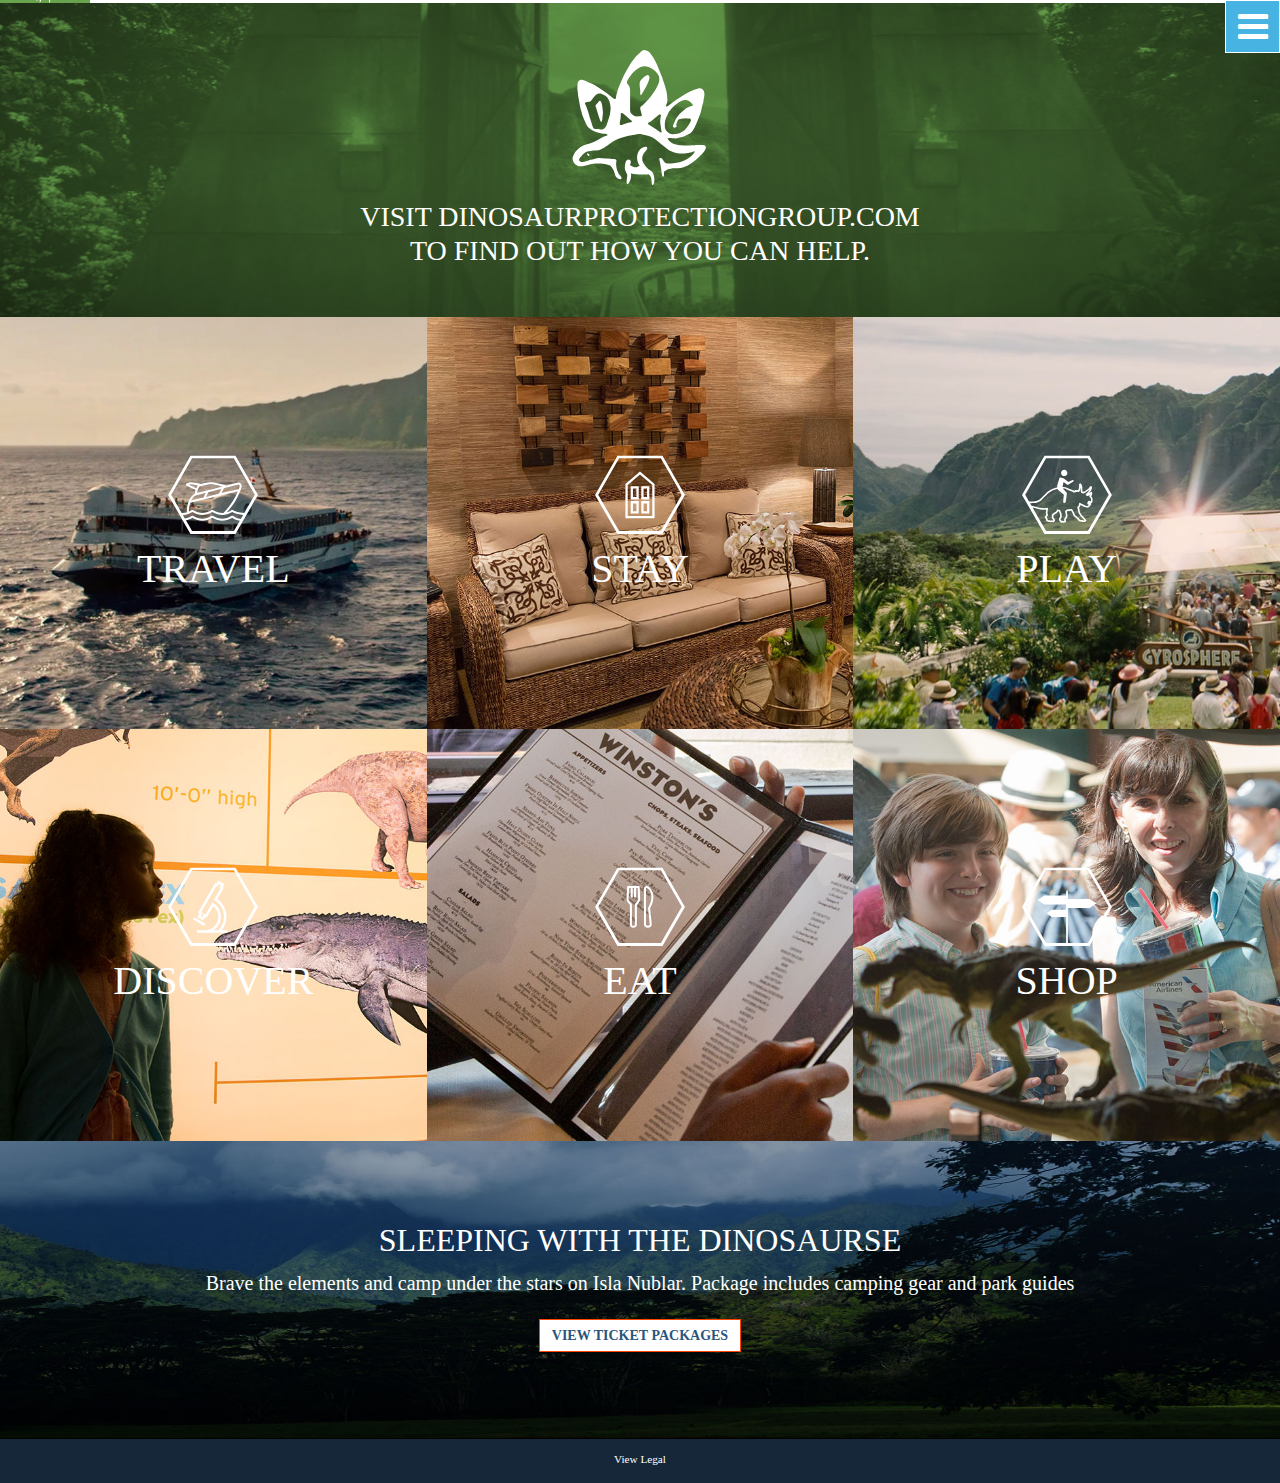
<file: plan_your_visit.html>
<!DOCTYPE html>
<html lang="en">
   <head>
      <meta charset="UTF-8">
      <meta name="viewport" content="width=device-width, initial-scale=1.0">
      <title>The Dinosaur Protection Group has hacked the Isla Nublar Jurassic World site to keep concerned citizens informed of what’s happening with the remaining dinosaurs as they struggle to survive in the face of an imminent natural disaster.</title>
      <link rel="stylesheet" href="https://maxcdn.bootstrapcdn.com/bootstrap/4.0.0/css/bootstrap.min.css" integrity="sha384-Gn5384xqQ1aoWXA+058RXPxPg6fy4IWvTNh0E263XmFcJlSAwiGgFAW/dAiS6JXm" crossorigin="anonymous">
      <script src="https://code.jquery.com/jquery-3.2.1.slim.min.js" integrity="sha384-KJ3o2DKtIkvYIK3UENzmM7KCkRr/rE9/Qpg6aAZGJwFDMVNA/GpGFF93hXpG5KkN" crossorigin="anonymous"></script>
      <script src="https://cdnjs.cloudflare.com/ajax/libs/popper.js/1.12.9/umd/popper.min.js" integrity="sha384-ApNbgh9B+Y1QKtv3Rn7W3mgPxhU9K/ScQsAP7hUibX39j7fakFPskvXusvfa0b4Q" crossorigin="anonymous"></script>
      <script src="https://maxcdn.bootstrapcdn.com/bootstrap/4.0.0/js/bootstrap.min.js" integrity="sha384-JZR6Spejh4U02d8jOt6vLEHfe/JQGiRRSQQxSfFWpi1MquVdAyjUar5+76PVCmYl" crossorigin="anonymous"></script>             
      <link rel="shortcut icon" href="images/favicon.png">
      <link rel="stylesheet" href="css/plan_your_visit.css">
      <link rel="stylesheet" href="https://cdnjs.cloudflare.com/ajax/libs/font-awesome/4.7.0/css/font-awesome.min.css">
      <script src="https://ajax.googleapis.com/ajax/libs/jquery/3.4.1/jquery.min.js"></script>                                
   </head>
   <body>
<!-- ================= NAVBAR STARTED ====================== -->      
<div class="navbarr">
   <div id="navbar">
      <div onclick="openLogoDropdownFunction()" style="cursor: pointer;">
         <img src="images/small_logo.png" width="90px" height="53px" class="logo">   
         <hr class="hrForDropDown" id="hrfordropdown">
      </div>
      <a href="index.html">
      <img src="svg/jurassic_world_title.svg" width="210px" height="50px" class="jurassicWorldLogo" style="margin-left: 5px;">        
      </a>
      <a href="https://www.instagram.com/dinosaurprotectiongroup/" target="_blank">
      <i class="fa fa-instagram insta_icon"></i>
      </a>
      <a href="https://twitter.com/dinoprotectgrp?lang=en" target="_blank">
      <i class="fa fa-twitter twitter_icon"></i>
      </a>
      <a href="https://www.facebook.com/DinosaurProtectionGroup/" target="_blank">
      <i class="fa fa-facebook fb_icon"></i>        
      </a>
   </div>
</div>
<div class="LogoDropdownMainDiv">
   <ul id="logodropdown">
      <li class="dropdownLogoListItem">
         <img src="images/logo.png" class="dropdownLogo img-fluid">
      </li>
      <li class="dropdownRightSideLogoListItem">
         <img src="images/dpg_logo.png" alt="dpg_logo" class="dpg_logo img-fluid">
      </li>
      <li class="dropdownLogoIconsListItem">
         <a href="https://www.facebook.com/DinosaurProtectionGroup/" target="_blank" class="dropdownLogoFbIconLink">
         <i class="fa fa-facebook dropdownLogoFbIcon"></i>
         </a>
         <a href="https://twitter.com/dinoprotectgrp?lang=en" target="_blank" class="dropdownLogoTwitterIconLink">
         <i class="fa fa-twitter dropdownLogoTwitterIcon"></i>
         </a>
         <a href="https://www.instagram.com/dinosaurprotectiongroup/" target="_blank" class="dropdownLogoInstaIconLink">
         <i class="fa fa-instagram dropdownLogoInstaIcon"></i>
         </a>
      </li>
      <li class="dropdownLogoAlertListItem">
         <p class="alertPara">alert! mount sibo is active</p>
         <p class="volcanicPara">volcanic alert <span style="line-height: 38px;">level</span></p>
         <div class="dropdownLogoAlertSectionNumber">3</div>
      </li>
      <li class="dropdownLogoSliderListItem">
         <p class="dropdownLogoSliderSectionPara">what’s happening</p>
         <div class="carousel slide" data-ride="carousel" data-interval="1800">
            <div class="carousel-inner">
               <div class="carousel-item active">
                  <p class="ferrySlideHeading">ferry departs <br>at 9:30</p>
                  <p class="ferrySlideFirstRotatingHeading">island</p>
                  <p class="ferrySlideSecondRotatingHeading">is unsafe.</p>
               </div>
               <div class="carousel-item">
                  <p class="meetSlideHeading">meet mr. dna <br>at 9:30</p>
                  <p class="meetSlideFirstRotatingHeading">we must</p>
                  <p class="meetSlideSecondRotatingHeading">protect them!</p>
               </div>
               <div class="carousel-item">
                  <p class="mosasaurusSlideHeading">mosasaurus <br>fedding <br>at 9:30</p>
                  <p class="mosasaurusFirstRotatingHeading">feeding show</p>
                  <p class="mosasaurusSecondRotatingHeading">is closed.</p>
               </div>
               <div class="carousel-item">
                  <p class="freshSlideHeading">fresh baked <br>churros <br>at 10:15</p>
                  <p class="freshSlideFirstRotatingHeading">save the</p>
                  <p class="freshSlideSecondRotatingHeading">dinosaurs</p>
               </div>
               <div class="carousel-item">
                  <p class="innovationSlideHeading">innovation <br>center <br>guided tour <br>at 9:00</p>
                  <p class="innovationSlideFirstRotatingHeading">severe lack</p>
                  <p class="innovationSlideSecondRotatingHeading">of medicine</p>
               </div>
               <div class="carousel-item">
                  <p class="imaxSlideHeading">imax screening <br>at 10:00</p>
                  <p class="imaxSlideFirstRotatingHeading">theater closed</p>
                  <p class="imaxSlideSecondRotatingHeading">permanently.</p>
               </div>
               <div class="carousel-item">
                  <p class="triceratopsSlideHeading">triceratops <br>feeding <br>at 10:00</p>
                  <p class="triceratopsSlideFirstRotatingHeading">in need of</p>
                  <p class="triceratopsSlideSecondRotatingHeading">urgent care.</p>
               </div>
               <div class="carousel-item">
                  <p class="feedingSlideHeading">t. rex feeding <br>at 10:00</p>
                  <p class="feedingSlideFirstRotatingHeading">we can't let them</p>
                  <p class="feedingSlideSecondRotatingHeading">become extinct</p>
               </div>
            </div>
         </div>
      </li>
      <li class="dropdownLogoEruptionProjectionListItem">
         <p class="dropdownLogoEruptionProjectionPara">eruption projection</p>
         <p class="dropdownLogoEruptionProjectionMonthName">june</span></p>
         <div class="dropdownLogoEruptionProjectionSectionNumber">22</div>
      </li>
      <li class="dropdownLogoWaitTimesListItem">
         <p class="dropdownLogoWaitTimesPara">wait times</p>
         <div class="carousel slide" data-ride="carousel" data-interval="2000">
            <div class="carousel-inner">
               <div class="carousel-item active">
                  <p class="dropdownLogoGyrosphereSlideHeading">gyrosphere</p>
                  <div class="dropdownLogoGyrosphereSlideNumber">0</div>
                  <p class="dropdownLogoGyrosphereSlideMinutes">minutes</p>
               </div>
               <div class="carousel-item">
                  <p class="dropdownLogoEggSpinnerSlideHeading">egg spinner</p>
                  <div class="dropdownLogoEggSpinnerSlideNumber">0</div>
                  <p class="dropdownLogoEggSpinnerSlideMinutes">minutes</p>
               </div>
               <div class="carousel-item">
                  <p class="dropdownLogoGondolaLiftSlideHeading">gondola lift</p>
                  <div class="dropdownLogoGondolaLiftSlideNumber">0</div>
                  <p class="dropdownLogoGondolaLiftSlideMinutes">minutes</p>
               </div>
               <div class="carousel-item">
                  <p class="dropdownLogoCretaceousCruiseSlideHeading">cretaceous cruise</p>
                  <div class="dropdownLogoCretaceousCruiseSlideNumber">0</div>
                  <p class="dropdownLogoCretaceousCruiseSlideMinutes">minutes</p>
               </div>
               <div class="carousel-item">
                  <p class="dropdownLogoGentleGiantsPettingZooSlideHeading">gentle giants petting zoo</p>
                  <div class="dropdownLogoGentleGiantsPettingZooSlideNumber">0</div>
                  <p class="dropdownLogoGentleGiantsPettingZooSlideMinutes">minutes</p>
               </div>
               <div class="carousel-item">
                  <p class="dropdownLogoGallimimusValleySlideHeading">gallimimus valley</p>
                  <div class="dropdownLogoGallimimusValleySlideNumber">0</div>
                  <p class="dropdownLogoGallimimusValleySlideMinutes">minutes</p>
               </div>
            </div>
         </div>
      </li>
      <li class="dropdownLogoDidYouKnow">
         <p class="dropdownLogoDidYouKnowHeading">did you know?</p>
         <hr class="dropdownLogoDidYouKnowHr">
         <div class="carousel slide" data-ride="carousel" data-interval="2400">
            <div class="carousel-inner">
               <div class="carousel-item active">
                  <p class="dropdownANewBornBabySlidePara">A newborn human baby has a bigger brain than most fully grown dinosaurs.</p>
                  <div class="dropdownLogoANewBornRotatingHeading">
                     <p class="dropdownLogoANewBornRotatingFirstHeading">this park will never again</p>
                     <p class="dropdownLogoANewBornRotatingSecondHeading">profit from living creatures</p>
                  </div>
               </div>
               <div class="carousel-item">
                  <p class="dropdownLogoThePlatesSlidePara">The plates on a Stegosaurus’ back can grow up to 30 inches 76cm. that's about the length of a skateboard.</p>
                  <div class="dropdownLogoThePlatesRotatingHeading">
                     <p class="dropdownLogoThePlatesRotatingFirstHeading">in the face of greed,</p>
                     <p class="dropdownLogoThePlatesRotatingSecondHeading">life always finds a way</p>
                  </div>
               </div>
               <div class="carousel-item">
                  <p class="dropdownLogoTRexSlidePara">The T. rex’s widely mocked tiny arms are actually incredibly powerful.</p>
                  <div class="dropdownLogoTRexRotatingHeading">
                     <p class="dropdownLogoTRexRotatingFirstHeading">Masrani Corporation</p>
                     <p class="dropdownLogoTRexRotatingSecondHeading">must be held accountable!</p>
                  </div>
               </div>
               <div class="carousel-item">
                  <p class="dropdownLogoTheApatosaurusSlidePara">The Apatosaurus reaches full size in only 10 years. Talk about a growth spurt!</p>
                  <div class="dropdownLogoTheApatosaurusRotatingHeading">
                     <p class="dropdownLogoTheApatosaurusRotatingFirstHeading">One day of park profits</p>
                     <p class="dropdownLogoTheApatosaurusRotatingSecondHeading">could save a species</p>
                  </div>
               </div>
               <div class="carousel-item">
                  <p class="dropdownLogoTheStegosaurusSlidePara">The Stegosaurus’ brain is about the size of a walnut.</p>
                  <div class="dropdownLogoTheStegosaurusRotatingHeading">
                     <p class="dropdownLogoTheStegosaurusRotatingFirstHeading">100+ dinosaurs are</p>
                     <p class="dropdownLogoTheStegosaurusRotatingSecondHeading">currently running loose.</p>
                  </div>
               </div>
               <div class="carousel-item">
                  <p class="dropdownLogoTheRexEatSlidePara">T. rex eats up to 22 tons, 20 metric tons of meat a year… that’s the equivalent of 18 cows.</p>
                  <div class="dropdownLogoTheRexEatRotatingHeading">
                     <p class="dropdownLogoTheRexEatRotatingFirstHeading">The DPG is trying to monitor</p>
                     <p class="dropdownLogoTheRexEatRotatingSecondHeading">activity on the island.</p>
                  </div>
               </div>
               <div class="carousel-item">
                  <p class="dropdownLogoDinosaursSlidePara">Dinosaurs are both hot- and cold-blooded. Usually carnivores are hot; herbivores run cold.</p>
                  <div class="dropdownLogoDinosaursRotatingHeading">
                     <p class="dropdownLogoDinosaursRotatingFirstHeading">Lava is likely to overrun</p>
                     <p class="dropdownLogoDinosaursRotatingSecondHeading">countless dinosaurs</p>
                  </div>
               </div>
               <div class="carousel-item">
                  <p class="dropdownLogoTheGallimimusSlidePara">The Gallimimus or “chicken mimic” weighs about 493 pounds, 224 kg more than its feathered namesake.</p>
                  <div class="dropdownLogoTheGallimimusRotatingHeading">
                     <p class="dropdownLogoTheGallimimusRotatingFirstHeading">More than 2 dinosaurs</p>
                     <p class="dropdownLogoTheGallimimusRotatingSecondHeading">are killed every week</p>
                  </div>
               </div>
            </div>
         </div>
      </li>
      <li class="dropdownLogoJurassicWorldLink">
         <div class="dropdownLogoJurassicWorldButtonDiv">        
            <a href="http://www.jurassicworld.com/?redirect=off" target="_blank" style="border: none;">
            <button type="button" class="dropdownLogoJurassicWorldLinkButton">visit juraassicworld.com</button>
            </a>
         </div>
      </li>
   </ul>
</div>
<div class="barsDiv">
   <i class="fa fa-bars" onclick="openNavbarFunction()" id="openNavbar"></i>          
</div>
<div class="navbarDropdownMainDiv">
   <ul id="list" style="-moz-user-select: none; user-select: none; -webkit-user-select: none;">
      <a href="">
         <li id="islandListItem" >
            <div class="island_overlay_color">
               <svg xmlns="http://www.w3.org/2000/svg" viewBox="0 0 512 512" class="island_map_icon">
                  <g fill-rule="evenodd" clip-rule="evenodd">
                     <path d="M382.38 36.5H129.618L3.237 256l126.38 219.5H382.38L508.765 256 382.38 36.5zm-8.97 423H138.587L21.126 255l117.46-204.5H373l.25-.186 117.546 204.593L373.41 459.5zM199.367 133.075v-4.128c-1.7.492-2.74.755-3.76 1.093-22.348 7.413-44.673 14.9-67.065 22.18-3.062.995-4.042 2.317-4.038 5.563.1 75.107.07 150.212.063 225.32v4.397c2.016-.618 3.495-1.04 4.956-1.525 21.88-7.29 43.73-14.657 65.66-21.8 3.183-1.035 4.265-2.35 4.26-5.78-.113-75.11-.08-150.214-.076-225.32zM387.428 128.744V124.5c-1.974.59-3.358.96-4.716 1.413-21.77 7.252-43.506 14.598-65.328 21.683-3.286 1.067-4.146 2.55-4.142 5.868.098 74.996.067 149.99.062 224.986v4.35c1.604-.463 2.75-.754 3.87-1.124 22.123-7.335 44.224-14.744 66.39-21.944 3.106-1.01 3.936-2.455 3.932-5.638-.1-75.118-.07-150.234-.068-225.35zM296.73 149.06c-20.51-5.034-40.99-10.186-61.48-15.295-7.395-1.845-14.793-3.68-22.49-5.592-.082 1.516-.19 2.58-.19 3.642-.002 75.457.026 150.914-.07 226.37-.004 3.092 1.054 4.093 3.877 4.783 20.044 4.89 40.043 9.953 60.06 14.955 7.74 1.933 15.485 3.842 23.515 5.833.092-1.488.214-2.555.214-3.62.004-75.578-.018-151.157.06-226.734-.002-2.763-.99-3.728-3.497-4.342zm-10.64 88.257c-4.8 15.455-10.852 30.543-16.8 45.615-3.552 9.003-7.936 17.674-11.965 26.485-.344.75-.82 1.438-1.32 2.307-.425-.533-.813-.862-1.006-1.28-10.434-22.53-21.06-44.998-28.306-68.818-4.684-15.392-.613-28.25 11.042-36.44 10.43-7.327 25.083-7.505 35.725-.432 10.905 7.25 16.564 19.895 12.63 32.563zM255.87 213.79c-7.612-.012-13.937 6.27-13.948 13.852-.01 7.63 6.207 13.82 13.9 13.835 7.778.016 13.854-6.02 13.877-13.786.026-7.664-6.165-13.885-13.83-13.9z"></path>
                  </g>
               </svg>
               <h6>island map</h6>
            </div>
         </li>
      </a>
      <a href="https://www.fandango.com/sweepstakes/jurassicworldfallenkingdom" target="blank">
         <li id="ticketsListItem" class="animate__animated animate__flipInY animate__slow animate__delay-2s animate__repeat-none">
            <svg xmlns="http://www.w3.org/2000/svg" viewBox="0 0 512 512"  class="tickets_icon">
               <path d="M382.38 36.5H129.618L3.237 256l126.38 219.5H382.38L508.765 256 382.38 36.5zm-8.97 423H138.587L21.126 255l117.46-204.5H373l.25-.186 117.546 204.593L373.41 459.5zM187.725 277.522l2.534-1.73 3.087 3.046-1.39 2.918 3.055 3.055.798-1.3.906 4.333s.27-.103 3.51-.878c3.242-.775 4.684-3.763 5.57-5.696.79-1.723 2.026-3.822 3.167-4.67s4.94-1.767 4.94-1.767l-1.64-4.085s-2.1.012-4.528 1.104c-2.43 1.09-3.714 2.458-4.437 3.85-.722 1.392-.967 2.683-2.666 4.713-1.16 1.39-3.083 1.88-4.184 2.05l10.06-16.412-3.345-3.345-14.69 9.09 1.406-3.552s1.943-.195 3.41-.615c.71-.202 1.644-.423 3.76-2.83 2.112-2.404 2.046-5.424 1.282-6.634-.78-1.235-2.927-3.13-4.355-4.322-.79-.66-1.36-1.104-1.36-1.104l-2.812 2.813-11.963 11.964 3.38 3.263 4.06-4.06.528-.526-1.592 5.652-.477 1.693.223.22 2.355 2.355 1.407 1.407zm15.82 2.81l.04-.1c.588-1.51 1.394-3.573 2.7-4.88 1.565-1.565 2.797-1.71 4.182-2.008.142-.03.287-.062.438-.096l.172.832c-.152.033-.3.067-.446.097-1.342.29-2.42.513-3.697 1.822-1.153 1.186-1.934 3.13-2.493 4.562l-.038.1c-1.505 3.858-5.674 4.267-5.85 4.287l-.09-.827c.49-.09 3.785-.46 5.083-3.79zm-1.088-14.95l1.28 1.28-8.637 14.77-.67-.61 1.614-2.85-4.686-4.687-2.9 1.79-.714-.713 14.713-8.98zm-14.206.394l-2.062-2.063-.205-.204-4.2 4.198-.65-.65 6.054-6.052 5.49-5.49.17.102c.487.292 1.91 1.207 2.83 2.396 1.03 1.33 1.997 3.3-.15 5.55-1.832 1.92-2.216 2.094-3.425 2.326-.872.167-2.39.192-3.052.195l-2.262 6.038-.334.89-.658-.6 2.455-6.637zM190.75 296.15c-.55-.176-.446.143-.436.242s.02.215.108.46c.087.246.158.15.235.07.08-.08.13-.195.36-.434.232-.236-.055-.268-.268-.337zM189.49 294.408c-.074.177-.204.335-.128.535.076.2.19.19.368.182.18-.005.457-.033.415-.185-.04-.15-.24-.753-.415-.885-.152-.115-.17.176-.24.353zM200.234 304.473c-.284.12-.424.194-.548.232-.125.038-.264.13-.192.455.054.248.11.224.324.325.213.102.36.126.43.097.072-.03.057-.1-.042-.21-.098-.108-.108-.18-.073-.216.035-.035.052-.047.18-.003.13.044.182-.086.18-.27-.003-.187.025-.533-.26-.41zM184.117 240.737l-5.015-5.015s-5.59 6.134-8.285 9.04c-2.695 2.907-2.947 2.902-3.926 2.794-.977-.11-1.584-.012-2.4-.91-.816-.9-1.884-2.3-1.884-2.3l-4.444 6.704s1.322 2.44 2.305 3.423c.983.983 1.63 1.464 4.67 1.77 3.04.306 4.858-1.188 5.688-2.06.827-.87 13.292-13.446 13.292-13.446zm-22.35 9.54l.68-.868c2.756 2.594 5.215 2.516 6.34 1.398.654-.653 2.567-2.677 4.597-4.82 2.27-2.396 4.798-4.958 5.7-5.862l.743.742c-.894.894-3.417 3.453-5.683 5.846-2.033 2.146-3.953 4.172-4.615 4.836-1.49 1.49-4.434 1.82-7.762-1.272zM191.342 294.93c-.183-.163-.2.097-.365-.042-.167-.14-.184-.225-.267-.36-.083-.14-.18-.333-.224-.054-.037.234.01.39 0 .49-.01.1-.045.23.114.26.16.027.27.04.31.123.04.083-.04.25.167.312.207.06.396.1.524.115.128.018.208.015.26-.058.05-.073-.018-.162-.174-.263-.155-.1-.22-.09-.254-.15-.035-.063.092-.213-.09-.375zM202.508 267.272l-.64-.64-9.744 6.2 4.402 4.403 5.982-9.963zm-7.955 5.854l3.98-2.53-2.465 4.045-1.515-1.514zM206.24 258.004c.132-.574.648-1.178-.192-1.192-.84-.014-1.062.146-1.208.383-.123.197-.26.263-.478.3l1.763 1.763c.002-.27.018-.83.114-1.254zM192.283 251.93l-.14-.14-2.947-2.948s-9.075 8.726-10.04 9.688c-.962.964-1.802.248-2.356-.307-.554-.555-.93-.972-.623-1.362.306-.39 10.39-10.646 10.39-10.646l-3.472-3.473-11.012 11.012c-2.664 2.664-2.263 2.818-2.05 4.138.215 1.32.616 3.113 1.398 3.61.785.494 3.942.522 3.942.522l-1.318 1.575 3.375 3.184 14.136-14.136.717-.715zm-13.928 11.368l-.64-.658.566-.5c-1.162-.66-3.28-1.94-3.506-2.092l-.153-.103c-.437-.295-.82-.505-1.086-.772-.308-.307-.472-.68-.527-1.187-.195-1.767.1-2.04.88-2.82l.08-.077c.685-.69 7.268-7.288 9.058-8.996l.673.673c-1.742 1.662-8.42 8.305-9.083 8.97l-.08.08c-.62.618-.77.657-.616 2.07.054.496.292.762 1.19 1.366l.155.104c.78.528 2.755 1.736 3.586 2.23l9.96-9.668.64.657-11.095 10.72zM198.635 303.122c-.19.037-.24.04-.313.158-.072.12.057.206.26.42.207.21.214.18.266.145.05-.034.128-.104.133-.2.007-.096-.027-.12-.027-.454 0-.156-.128-.108-.318-.068zM199.393 301.412c-.008-.027-.16-.105-.473-.17-.255-.05-.293-.05-.426.09s-.25.2-.223.25c.03.05.074.087.392.183.318.097.376.018.497-.076.12-.096.24-.25.233-.278zM200.28 303.735c-.024-.118-.042-.222-.123-.557-.08-.335-.14-.308-.347-.348-.236-.042-.333.01-.3.114.03.106.02.15-.02.378s-.118.003-.162-.01c-.042-.013-.12.083-.085.29.033.205.04.236.09.24.05.006.187.017.573.104.386.087.396-.09.373-.21zM198.307 302.55c-.046-.077-.22-.138-.428-.18-.21-.04-.234-.036-.24.237-.004.275.07.268.15.298.082.03.203.024.362-.107.158-.134.212-.154.155-.248zM196.85 302.552c-.125.1-.165.074-.28-.067-.118-.143-.22-.1-.484-.018-.264.08-.277.25-.233.323.043.074.043.17.152.315.11.144.28.102.566.06s.362-.183.483-.375c.123-.19.173-.182.07-.286-.12-.12-.148-.05-.272.048zM195.036 297.73c.172.013.383.005.362-.182-.02-.185.09-.296.106-.45.02-.157.024-.28-.044-.302-.07-.02-.076.014-.183.136-.107.12-.15.183-.187.17-.033-.012-.055-.06-.138-.2-.083-.135-.152-.09-.17-.07-.017.018.015.027-.013.296-.028.268-.116.58.266.603zM197.142 298.223c-.238-.183-.11.344-.29.312-.048-.01-.23-.308-.29-.29-.06.016-.055.13-.072.445-.018.313.038.382.1.424.062.04.093.065.304.227.21.163.29.237.34.198.053-.037.102-.26.116-.445.014-.186.034-.33.06-.476.03-.146-.078-.248-.268-.394zM195.976 301.826c-.01-.07.062-.18.145-.234.084-.057.132-.1.118-.152-.013-.055-.156-.05-.263-.157-.04-.038.08-.15.205-.247.148-.114.086-.148-.072-.217-.16-.07-.205-.13-.232-.178-.028-.047.142-.19-.004-.252-.145-.062-.09.077-.325.076-.234 0-.28-.023-.29-.067-.01-.048.185-.172.29-.237.108-.065.22-.092.45-.082s.38-.055.385-.114c.002-.06-.077-.09-.056-.157.02-.07.165-.153.12-.213-.045-.06-.124.028-.424-.03-.3-.058-.48-.095-.67-.088-.192.005-.396.014-.43-.026-.036-.042.116-.146.36-.28.246-.134.354-.166.443-.187s.255-.09.17-.21-.118-.23-.08-.293c.038-.066.164-.25.11-.312-.056-.063-.087-.003-.208-.034s-.093-.155-.187-.124c-.093.03-.068.075-.155.19-.085.112-.225.307-.3.28-.076-.03-.113-.087-.176-.18-.063-.088-.126-.115-.188-.088-.063.028-.058.1-.12.3-.063.2-.225.453-.273.474-.05.02-.128.1-.17-.13-.042-.225-.038-.325-.02-.405.02-.083.167-.252.116-.332-.052-.078-.146.082-.194-.097-.048-.18-.067-.374-.088-.477-.022-.104-.084-.185-.164-.1-.267.285-.55.645-.763.888-.215.24-.387.364-.142.492.245.128.417.23.39.266-.027.035-.166.118-.175.177-.01.06.096.116.2.235.104.116.162.216.345.2.183-.018.48-.073.5-.012.022.062-.358.167-.02.29.34.122.473.148.542.197.07.048.22.09-.018.19-.24.1-.488.32-.18.536.307.22.33.194.475.284.145.09.282.153.336.182.055.03.186.084.182.122-.002.036-.037.105-.213.09-.176-.018-.305.048-.3.182.002.136.07.184.126.26s.152.24.326.173c.17-.07.223-.114.32-.163.098-.048.257-.144.244-.214zM192.057 297.21c-.093-.203-.18-.344-.204-.38-.082-.126-.113.036-.124.136-.01.1-.043.27-.1.473-.06.204-.095.17-.257-.043-.162-.21-.262-.198-.358-.178-.097.02-.193.145-.287.228-.093.087.045.108.086.323.042.213.01.278.14.373.125.093.29.03.4.027.105-.003.167.052.298.12.13.07.256-.09.484-.262.227-.174.155-.217.103-.345s-.09-.268-.183-.472zM189.033 265.218c.668.042 2.26.008 3.05-.145.985-.19 1.248-.354 2.96-2.146 1.634-1.714.988-3.21.01-4.52-.734-.982-1.688-1.558-2.143-1.827l-1.407 1.406-4.852 4.85 1.945 1.946.438.436zm3.79-6.04c.862.52 1.23.9 1.057 1.91-.184 1.06-1.274 1.834-2.336 2.102-1.025.26-2.078-.347-2.158-.39l3.438-3.622zM219.592 264.08c-.068-.2-.072-1.4-.088-1.437 0 0-.943 1.19-1.36 1.608-.418.418-.382.476-.325.636.056.16-.037.592.06.75.1.162.135.445.127.808-.008.363.142.874.142.874l1.54-1.592s-.03-.093-.05-.237c-.02-.147-.068-.398.007-.685.073-.284.01-.522-.055-.724zM215.115 268.218l1.257 1.257s.028-.553.04-.842c.01-.29-.01-.546-.165-.814-.155-.27-.12-.49-.32-.692 0 0-.407.57-.562.747s-.25.343-.25.343zM207.99 280.374c-.71 1.513-1.375 4.454-3.113 5.57-2.356 1.512-4.266 1.385-4.266 1.385l.776 4.908s2.3-.18 3.562-.447c1.264-.267 3.6-1.857 4.572-3.367.972-1.513 1.902-3.604 2.428-4.774.53-1.172 1.937-2.37 2.992-2.64s3.725-.985 3.725-.985l-1.83-4.354s-.86-.074-3.582.68c-2.982.823-4.722 2.874-5.263 4.024zm7.708-1.59c-1.74.2-3.302.932-4.342 2.14-.593.685-1.192 1.882-1.733 3.07-.673 1.48-1.405 3.046-2.28 3.812-1.214 1.068-2.49 1.66-4.11 1.778l-.043.004-.098-.818.046-.003c.528-.04 2.078-.247 3.677-1.652.726-.636 1.347-2.08 1.98-3.473.593-1.305 1.223-2.503 1.902-3.29 1.196-1.388 2.696-2.098 4.868-2.426l.133.857zM218.386 268.41c-.1.076-.285.23-.197.424.035.078.13.127.37.072.39-.09.81.024.935.056.123.03.236-.08.256-.3.022-.215.026-.314.147-.544.12-.228.1-.466.096-.708-.005-.24-.02-.597-.257-.39-.238.204-.54.55-.8.798-.257.247-.386.47-.55.593zM211.48 239.403c.203.293.057.55-.048.835-.043.124-.032.242-.015.37.044.325.032.546-.14.83-.097.163-.242.294-.364.438-.15.176-.275.382-.15.612.046.09.13.154.22.19.158.063.325.084.483.142.36.132.687.392 1.08.414.42.025.69-.288.845-.642.436-.98.976-1.297 1.95-.94.903.33 1.837.843 1.897 1.52.06.678-.745.655-.76 1.288-.015.632.587.392.813.42.225.03.52.053.91-.52.392-.57.85-1.136 1.528-.865s1.068.783.79 1.513c-.277.73-.534 1.513 0 1.76.535.25 1-.368 1.272-.76.27-.39.85-1.12 1.302-.88.45.242.127.836.278 1.228.15.39.387.83.452 1.31.083.623-.262 1.125.015 1.263.332.165.6-.16 1.076-.355.663-.27.932-.71 1.265-1.008.572-.512.888-.812.918.106.03.918.044 1.386.008 1.783-.07.715-.477.912-.204 1.136.422.346.768.06 1.04 0 .27-.06.737-.194 1.25-.692.51-.498.677-.603.887-.526.21.075.083.67-.008 1.15-.09.482-.31 1.032-.355 1.348-.044.316-.016.452.196.557.212.104.512-.12.753-.407.24-.286.444-.564.54-.843.1-.278.273-.407.46-.37.188.04.264.25.15.77-.112.52-.352 1.33.13 1.482s.57-.39.683-.685c.113-.293.354-1.03.43-1.227.075-.195.113-.43.324-.384.21.045.317.362.248.85-.068.49-.098.88.075.994.173.113.24.09.874-.06.632-.15.82-.204 1.182-.655.36-.45.428-.79.6-1.16s.234-.61.587-.557c.354.054.565.4.587.784.023.383-.142 1.075.136 1.158.28.083.535-.038.707-.166.173-.128.354-.474.52-1.212.166-.736.264-1.27.565-1.3.3-.03.52.608.595.984.075.376.075 1.34.375 1.416.302.075.478-.014.587-.466.187-.775.26-.388.397-1.137.1-.535.15-.934.4-.942.248-.007.346.39.39.934.046.54.24.677.438.662.195-.015.3-.315.315-.753.015-.436.34-.457.39-1.232.053-.776-.126-1.573.52-1.65.648-.074.852.867.964 1.205.113.34.354 1.676 1.123 1.634.542-.03.58-.406.586-.587.016-.405.383-.895.693-1.293.308-.4.308-.94.255-1.4-.05-.46-.203-.91.286-.98.49-.066.942.325 1.236.964.292.64.127 1.484.684 2.1.558.618.655.957.873 1.19.217.233.556.33.856.227.302-.106.46-.415.25-.852-.21-.436-.03-.692.202-.79.234-.098.263-.49.114-1.047-.15-.556-.835-1.752.316-1.46 1.15.293 1.332.4 1.49.813.158.416.278 1.35.31 1.635.03.285.036.64.142.835.104.195.255.54.316.767.06.226.142.37.398.43s.466-.256.46-.46c-.007-.202-.118-.46.458-.955.422-.362.44-1.01.37-1.348-.128-.625-.098-1.166.458-1.182.558-.015.48.422.506.655.022.234.06.54.4.985.338.445.518.79.547 1.122.03.33.137.797.534.94.4.143.384.098.558.286s.54.376 1.022.467c.48.09.987.28 1.52.708.536.428.835.94 1.364 1.026.533.087 1.082.275 1.503.516.422.24.64.474.776.64.134.166.26.463.513.495s.397.116.517.236c.12.12.18.045.754.03.57-.014.955.038 1.392.384.436.346.565.58.452 1.01-.114.428.082.774.005 1.27-.074.497.16.698.333.89.173.186.525.465.587.736.06.27.264.188.286.692.02.504-.01.564-.204.73-.196.165-.083.64-.362.78-.276.144-.73.25-.452.56.28.308.477.367.665.586.187.217.353.722.353 1.062 0 .842-.226.61-.27 1.31-.03.48.02.82.14 1.105s.115.266.046.83c-.067.563.03.872.205 1.226.173.354.28.97.28 1.422 0 .452-.265 1.152.042 2.167.31 1.017.438 1.58.582 2.056.142.474.11.79.3 1.415.188.625.534 2.04.692 3.115.157 1.076-.015 1.325.254 1.762.272.437.713 1.515 1.155 2.94.44 1.424.524 2.02.556 2.455.052.744-.196.64-.204 1.002-.008.487-.104.963-.164 1.202-.062.24-.21.315-.228.542-.015.226.09.316.09.677 0 .363-.15 1.1-.352 1.847-.203.743-.287 1.082-.71 1.594-.42.514-1.21.702-1.812.867-.603.164-1.15.144-1.535.3-.383.158-.896.19-1.22.212-.322.02-.85-.084-.917-.498-.067-.413.015-.616.256-.87.24-.26.263-.476.226-.785-.038-.31-.144-.46.03-.603.173-.143.255-.406-.204-.46-.46-.05-.487-.128-.54-.21-.054-.084-.085-.247.12-.45.203-.204.256-.272.097-.4-.158-.128-.367-.02-.474.07-.107.09-.272.103-.475-.145-.203-.25-.188-.43-.04-.597.15-.164.227-.283.17-.376-.063-.09-.438.075-.687-.083-.248-.157-.257-.36-.084-.55.174-.187.27-.39.114-.532-.158-.144-.37-.07-.655-.16-.287-.09-.806-.577-1.01-.825-.203-.25-.54-.543-.775-.867-.233-.324-.608-1.528-.918-2.002-.307-.475-.602-1.1-.98-1.625-.374-.527-.436-1.01-.78-1.625-.346-.62-.37-1.002-.48-1.536-.115-.534-.355-1.152-.544-1.46s-.534-.806-.534-1.12.293-1.605-.226-2.14c-.52-.533-1.002-.55-1.272-.835-.27-.286-.77-1.34-1.062-1.92-.292-.578-.73-.91-1.392-1.135-.662-.227-1.068-.15-1.354-.39-.286-.244-.504-.882-.708-.89-.203-.008-.406.33-.15.81.256.483.55.387.7 1.573.15 1.19 0 1.355.03 1.747.03.392-.03.77-.346 1.204-.316.437-.505 1.046-.617 1.28-.113.232-.375.842-.617.676-.24-.164-.406-.3-.39-.525.014-.226.18-.633-.046-.95-.225-.314-.31-.532-.51-.586-.205-.05-.333-.044-.52.265-.19.31-.318.624-.392.782-.18.39.106.236-.023.55-.21.512-.346.468-.7 1.062-.354.595-.436.496-.572.947-.135.45-.255.858-.4 1.257s-.3 1.068-.24 1.715c.06.646.144 2.114.12 2.845-.022.73-.06 2.552-.067 3.23-.015 1.52.68 2.856.783 3.266.173.687.227.784.46 1.183.233.398.572 1.1.67 1.422.097.324.225.95.135 1.28-.09.33-.173.504-.422.603-.25.097-.586-.105-.805-.248-.218-.144-.308-.038-.632-.227s-.406-.542-.896-.896c-.49-.353-.956-.594-1.242-.924-.285-.33-1.376-1.635-1.76-2.59-.385-.957-.437-1.324-.392-1.85.045-.53-.007-1.89-.158-2.778-.15-.89.015-1.716.03-2.333.015-.618-.196-2.153-.512-2.876-.316-.722-1.437-4.012-1.58-4.906-.144-.896-.323-1.42-.66-2.527-.34-1.106-.28-1.918-.228-2.514.053-.595-.105-.92.497-1.957.603-1.04.746-1.604.858-1.928.113-.324.36-.692.24-.783-.12-.09-.153-.063-.708.315-.555.377-.93.725-1.097.725-.167 0-.37.098-.55.277-.18.18-.383.247-.602.3-.218.054-.594.25-.594.25s1.158-1.025 1.64-1.492c.482-.465 1.423-1.27 1.316-1.392-.105-.12-.52.083-.903.392-.335.27-.682.493-.764.556.11-.11.728-.79 1.035-1.098.34-.34.686-.654.565-.79-.12-.136-.39-.03-1.04.542-.646.57-1.346 1.06-1.678 1.316-.33.257-.4.28-.662.452-.263.172-.436.286-.64.49-.202.202-.436.195-.602.284-.166.092-.835.43-.835.43s.958-.91 1.573-1.468c.835-.76 1.35-1.243 1-1.498-.165-.12-.61.1-.932.227-.324.13-.25.054-.655.25-.407.195-1.062.533-1.295.6-.233.07-.36.243-.73.37s-1.083.437-1.28.543c-.195.104-.444.066-.684.172-.24.105-.76.278-.76.278s1.347-.91 2.13-1.347c.784-.438 1.288-.865 1.25-.98-.037-.112-1.377.385-2.326.776-.948.39-1.023.42-1.37.797l-.496.54s.516-.717-.165-.645c-2.115.22-4.61 1.29-4.583 1.27 1.527-1.12 3.688-1.82 4.388-2.01s1.164-.142 1.49-.707c.19-.33.26-.626.4-1.104.194-.68.466-1.12.345-1.205-.248-.173-.392-.016-.912.322-.518.34-1.067.857-1.6 1.272-.535.414-1.145.933-1.642.934-.496 0-.655.053-1.098.21-.444.158-.738.285-1.076.4-.34.11-1.152.563-1.152.563s1.046-.955 1.85-1.49c.807-.533 1.032-.594 1.846-1.573.813-.978.82-1.18 1-1.376.18-.194.24-.256.105-.45-.136-.196-.36-.287-.677 0-.317.285-.557.543-.948.947-.392.406-.617.437-.76.385-.145-.053-.4-.324-.588-.437-.188-.113-.573-.3-1.09-.128-.882.293-1.694 1.046-1.694 1.046-.038 1.362-.415 2.25-.415 2.25-.187-.97-.6-1.46-.6-1.46-1.115.844-1.747 1.4-2.04 1.74-.294.338-.242.3-.354.503-.112.202-.18.466-.293.624-.113.158-.083.294.083.444.072.064.147.134.158.235.01.1-.04.192-.054.29-.02.146-.01.3-.02.45-.01.168.002.336.033.5.033.18.138.436.544.194.406-.24.685-.383 1.114-.45.43-.068.92-.002 1.085.15.165.15.106.39-.045.586s-.22.397-.083.595c.136.195.48.827.616 1.008.136.182.36.196.648.436.287.24.264.504.82.595.558.09.626-.068.85.083.228.15.355.367.754.48.398.114.542.12.865.324.323.204.455.063.752.09.55.054.67.25.67.25.18.015.11-.335.353-.67.36-.497.708-.82.985-.88.42-.092.527-.15.58-.445.053-.292-.226-.287-.016-.572.21-.286.7-.67.948-.767.25-.1.564-.038.7.053.136.09.316.257.414.203.098-.053-.053-.415.467-.226.52.188 1.055.223 1.708.896 1.43 1.476 1.29 2.8 1.273 2.762-.377-.768-.85-1.15-1.13-1.4-.277-.248-.37-.367-.79-.52-.422-.15-.76-.006-.963-.135-.204-.128-.166-.347-.452-.3-.286.044-.18.286-.474.473-.293.188-.617.286-.42.587.195.303.353.415.526.36.173-.05.693-.283 1.265.092.572.377.842.63 1.31 1.265 1.182 1.604.737 2.935.737 2.935-.18-1.038-1.122-2.13-1.332-2.37-.21-.24-.414-.55-.925-.55-.512 0-.866.083-1.07-.06-.202-.145-.18-.227-.503-.083s-.67.353-.925.368c-.257.015-.332-.03-.423-.18-.09-.152-.293-.25-.428-.19-.136.06-.18.106-.33.498-.15.392-.392.48-.633.737-.24.256-.302.466-.466.452-.166-.017-.287-.227-.467-.15s-.324.338-.662.374c-.34.038-.67-.143-.714-.247-.046-.106-.077-.304-.227-.392-.15-.09-.338-.144-.52-.293-.18-.15-.21-.422-.42-.468-.21-.046-.73.008-1.01-.21-.277-.22-.406-.92-.64-.973-.232-.05-.39.062-.767-.164-.376-.227-.43-.61-.707-.708-.28-.097-.473.006-.677 0-.203-.007-.203-.112-.693.315-.49.43-.95.873-.95.873s.47.244.785.377c.464.2.55.227.676.766.125.536.313.58.49.617s.404.062.69.287c.408.322.367.54.542.56.55.06.748.085.884.11.138.027.283.027.486-.167.202-.192.39-.21.57-.192.18.018.366.168.49.25s.253-.04.473.163c.218.2.56.53.655.613.095.087.234.165.438.198.42.07.38-.134.678-.11.233.016.457.11.585.04.128-.067.443.058.688.113.245.055.438.13.494.063.057-.063.104-.154.068-.344-.034-.188.267-.48.722-.395.455.087.92.26 1.614 1.093 2.05 2.46 1.496 4.652 1.495 4.646-.184-1.268-.89-2.626-1.782-3.32-.54-.42-.8-.22-1.014-.368-.112-.078-.357-.16-.477-.073-.122.085.067.187.21.27.14.082.158.106.15.22-.01.11-.236.047-.516.024-.28-.02-.627-.025-.653.354-.026.377.31.43.494.502.185.072.378.094.447.198.068.102.223.093.33.045.104-.05.466.062.633.16.167.1.606.386.79.807.364.838.096 1.646.08 2.022-.02.545-.098.795-.442 1.403-.344.61-.662.8-.894.98-.23.18-.314.16-.314.16s.46-.488.68-1.746c.22-1.258.04-1.454-.043-1.605-.08-.15-.146-.31-.43-.533-.282-.225-.338-.383-.38-.484-.044-.104-.028-.147-.14-.188-.11-.044-.106.14-.338.088-.232-.05-.456-.196-.61-.315-.155-.123-.272-.21-.413-.2-.143.015-.433.047-.622.065-.19.017-.644-.13-.782-.215-.137-.086-.45-.364-.507-.55-.056-.186-.236-.537-.188-.687.046-.15-.032-.296-.185-.374-.155-.077-.24-.068-.357.058-.116.124-.262.185-.45.148-.19-.034-.44-.137-.503-.2-.064-.066-.17-.225-.34-.28-.166-.055-.36-.095-.54-.077-.18.018-.405-.103-.48-.153-.18-.12-.087-.224-.207-.353-.12-.13-.24-.12-.69-.228-.452-.107-.775-.25-.9-.314-.124-.063-.094-.17-.265-.222-.172-.052-.46-.05-.644-.01-.126.026-.348.092-.48.138l39.097 39.1c1.082-.9 2.132-1.853 3.146-2.866 18.034-18.034 18.034-47.273.002-65.307-14.78-14.778-37.08-17.444-54.576-8.002l.022.02c.338.12.794.235 1.006.54zm43.472 47.006s-.646.577-1.108.905c-.46.328-.71.482-1.71.834-1.08.38-1.827.213-1.836-.16-.01-.412.32-.542.68-.613.36-.07.726-.104 1.83-.29 1.234-.214 2.144-.678 2.144-.678zm-4.166-11.63c.164-.058.41-.028.41-.028s-.18.11-.357.268c-.18.157-.276.15-.27-.02.01-.174.052-.158.216-.22zm.015.975c.147-.012.66-.018.66-.018s-.354.173-.573.318c-.22.145-.436.157-.41-.052.027-.196.18-.236.324-.248zm-.6 1.18c.164-.282.356-.2.6-.086.243.11.84-.02.84-.02s-.237.157-.338.184c-.1.024-.155.06-.58.118-.327.046-.668.056-.52-.197zm-.605.968c.066-.222.223-.244.348-.198.126.043.157.043.564.17.408.126 1.043-.026 1.043-.026s-.244.163-.45.202c-.203.042-.407.127-.928.2-.517.076-.657-.083-.577-.35zm-.227.917c.156-.037.435.026.81.23.374.203 1.19.117 1.19.117s-.352.188-.597.194c-.244.01-.438.076-.897.105-.46.03-.783-.006-.798-.308-.01-.224.137-.3.293-.337zm.376 1.7c.204.027.407.05.853.058.446.01 1.013.025 1.525-.167.015-.005-.308.31-.72.475-.232.095-.522.206-1.39.346-.87.142-1.047-.12-1.04-.385.014-.603.292-.398.772-.326zm1.16 1.7c-.2.045-.64.177-1.09.343-.45.167-.79.19-.742-.17.04-.315.2-.395.534-.37.334.02.456 0 .813-.02.546-.03 1.52-.157 1.52-.157s-.835.332-1.035.375zm.89 1.273c.024-.005-.514.41-1.08.715-.406.22-.823.304-1.085.38-.266.08-.534-.13-.56-.52-.04-.64.243-.455.397-.44.157.015.364.06.74.026.234-.02.924-.018 1.586-.16zm-2.822 2.296c-.063-.666.04-.747 1.096-.606.743.1 1.57.004 1.877-.06.31-.062.824-.186.817-.186-.007 0-1.406.666-2.186.962s-1.54.554-1.604-.11zm.108 1.36c-.034-.566.33-.522 1.407-.68.723-.103 1.975-.488 2-.49.025-.004-.5.38-.935.644-.435.263-.868.504-1.255.668-.388.166-1.192.29-1.217-.14zm.322 1.773c-.074-.172-.167-.302.034-.45s.86.17 1.217.312c.356.14.976.404 1.71.347.018 0-.746.328-1.832.385-.564.03-.823.104-1.128-.594zm3.925 3.87c-.375.228-.806.435-1.096.584s-1.073.443-1.165.006c-.1-.478.55-.622 1.426-.727.416-.05 1.407-.212 1.407-.212l-.57.35zm-1.163-.806c-.498.188-1.19.388-1.283-.027-.062-.28.2-.49.85-.54.65-.047 2.342-.412 2.342-.412s-.65.51-1.908.98zm1.41-1.647c-.783.396-1.5.653-1.968.757-.466.104-1.064-.137-1.247-.445-.133-.223-.238-.51.36-.612.228-.038.577.015 1.043.003.74-.018 1.75-.175 2.196-.282.422-.098 1.116-.306 1.116-.306s-.717.487-1.502.886zm5.227-13.678c.077.053-.07.15-.167.167s-.2-.004-.2-.004.222-.263.368-.164zm-.003.708c.118-.107.243-.14.317-.013.097.16-.123.19-.276.235-.15.046-.52.018-.52.018s.364-.133.48-.24zm-.16.852c.406-.196.62-.24.676-.03.046.176-.227.313-.47.33-.243.015-.826-.078-.826-.078s.355-.096.62-.222zm.457.803c.23-.118.483-.092.533.07.082.265-.207.426-.677.5-.692.103-1.192-.124-1.178-.125.648-.045 1.094-.328 1.322-.445zm-.015 1.08c.493-.186.732-.292.885.028.135.278-.203.52-1.1.66-1.35.21-1.915-.003-1.906-.006 1.054-.157 1.886-.595 2.12-.683zm-.27 1.566c.628-.285.874-.43 1.053-.534.18-.104.536-.252.702.16.166.41-.364.592-.758.758-.394.165-.84.3-1.562.37-1.07.104-1.602.004-1.602.004.83-.18 1.574-.486 2.168-.757zm.34 1.262c.982-.338 1.203-.434 1.298-.475.106-.046.463-.134.715.3.228.39.304.724-.862.86-.857.1-1.945-.046-2.32-.117-.375-.07-.625-.177-.625-.177s.84-.06 1.796-.39zm-1.222 1.91c.062.003.983-.113 1.892-.393.936-.288 1.366-.444 1.534-.506.166-.06.414-.107.685.305.238.366.158.68-1.05.75-1.205.072-2.082.017-2.258.01-.165-.008-.74-.156-.804-.168zm1.62 1.346s.964-.393 1.728-.67c.763-.277.875-.277 1.063-.33.187-.047.444.058.546.335.185.515.103.55-.56.56-.663.01-.934.092-1.16.117-.225.024-.59.05-.86.006-.268-.043-.757-.018-.757-.018zm1.824.708c.772-.22.98-.303 1.08-.364.1-.063.297-.095.4.078.076.126-.42.442-.802.61-.382.17-.752.24-1.084.196s-.752-.05-.783-.056c-.032-.007-.246.028-.246.028s.667-.273 1.435-.492zm-1.237 1.545c.114.004.832-.062 1.56-.48.49-.28.657-.41 1.122-.712.726-.47 1.053-.48 1.192-.014.137.47-.328.563-.912.835-.462.214-.772.35-1.13.44-.42.107-.637.123-1.05.073-.36-.044-.708-.13-.783-.142zm.963.664c0 .005.305-.168 1.278-.396.972-.23 1.094-.386 1.364-.46.27-.073.597-.197.756.056.136.214-.35.354-.72.496-.368.144-.83.2-1.238.285-.408.085-.85.03-1.045.02-.195-.012-.395-.007-.395 0zm.287.693c1.08-.086 1.555-.17 2.118-.43.562-.26 1.116-.437 1.274-.46s.515-.018.717.333c.224.39-.037.805-.73.94-.693.134-1.062.208-1.447.134-.385-.075-.703-.14-1.002-.255-.426-.164-.93-.263-.93-.263zm2.94.913c.31-.132.81-.312 1.06-.394.25-.08.512-.18.8.11.224.23.05.457-.383.602-.435.145-.853.157-1.13.145-.275-.014-.704-.047-.876-.068-.172-.024-.647-.062-.627-.057s.848-.202 1.156-.338zm1.854 2.478c-.325.02-.757-.046-.988-.117s-.442-.19-.717-.318c-.275-.13-1.04-.414-1.04-.414s.477.073 1.124.04c.645-.033.97-.02 1.244-.04.67-.052.84-.173.85.376.006.444-.152.455-.475.474zm-.14-1.283c-.337 0-.62-.026-.812-.076-.19-.052-.736-.152-.736-.152s.77-.1 1.18-.192c.412-.094.813-.17.898-.17.088 0 .233.042.287.17.094.223-.48.42-.818.42zM227.036 293.094l1.825-5.663c-3.207-1.152-8.015-1.557-12.687 3.116-4.714 4.715-3.337 13.064-3.238 13.12.1.057 5.738-2.21 5.738-2.21s-1.498-5.233 1.25-7.632c2.745-2.4 7.113-.73 7.113-.73zm-9.264-.336c-2.79 2.79-2.09 7.04-2.013 7.786l-.83.18c-.147-.473-1-5.434 2.152-8.635 2.293-2.325 5.22-3.15 8.89-2.69l-.128.88c-3.365-.424-5.98.384-8.072 2.478zM218.077 260.454c-.242-.026-.263.22-.38.38-.12.16-.058.306-.027.49.05.297-.06.596-.026.77.08.423.377.755.377.755s.27-.31.36-.433c.094-.124.306-.458.58-.805.272-.344.443-.813.463-.824.02-.01-.558-.16-.825-.226-.197-.047-.28-.083-.52-.108zM214.876 267.487c.108-.148.433-.586.722-1.07s.077-.696.018-1.02c-.06-.32-.086-.502-.213-.65-.13-.15-.222-.306-.217-.62.005-.313.03-.514-.128-.86-.16-.345-.154-1.762-.154-1.762-.11.077-.526.36-.8.604-.272.24-.59.59-.79.986-.2.395-.307.348-.658.955-.35.61-.46 1.274-.46 1.245l2.495 2.495c-.002 0 .077-.153.186-.303zM213.556 260.046c-.03-.154-.355-.118-.856-.195-.43-.066-.64-.176-.85-.262-.21-.088-.474-.31-.902-.037-.428.275-.61.474-.785.682-.407.49-.384.317-.62.605-.364.44-.565.858-.76 1.045.01.02 2.592 2.592 2.592 2.592s.186-1.02.428-1.54c.24-.522.4-.568.562-.996.16-.428.415-.83.612-1.098.357-.48.61-.634.58-.794zM264.622 278.6c0 .203.338.72.438 1.11.102.395.708 1.024 1.526 1.755.82.73 1.112.234 1.202-.057.23-.752.05-1.528-.332-2.183-.294-.506-2.834-1.88-2.834-.624zM208.61 260.17c.146-.222.18-.438.307-.62.16-.227.417-.423.696-.735.5-.56.847-1.142.847-1.142s-.82.34-1.336.414c-.515.075-.483-.127-.6-.362-.12-.236-.207-.56-.354-.177-.147.383-.316-.076-.464 1.133-.134 1.11-.21 1.373-.402 1.755l.794.794c.077-.21.262-.673.513-1.06zM267.666 268.056c-.526-.19-.897.134-1.09.505-.112.22-.203.43-.38.608-.227.222-.51.408-.655.698-.058.118-.09.265-.12.396-.02.092-.014.187-.02.28-.028.29-.243.608-.462.794-.037.03-.084.054-.125.08-.173.102-.406.114-.6.11-.277-.003-.552-.032-.825-.046-.463-.022-.694.282-.667.723.01.124.05.244.056.367.004.1.04.196.076.287.05.14.094.317.073.46-.016.123-.07.31-.157.4-.054.055-.097.08-.115.164-.017.07-.012.146.01.214.022.067.063.126.095.194.035.068.033.14.05.212.018.078.036.143.026.226-.013.12-.047.22-.112.32-.025.036-.056.057-.07.1-.015.05-.002.09-.002.135 0 .057-.024.11-.032.167l.01.085c.008.175.054.325.12.484.074.183.158.365.283.517.202.247.887.507 2.493.517 1.605.012 2.1-.796 2.223-1.414.125-.618.045-1.19-.033-2.864-.08-1.673.236-1.313.447-2.627.213-1.316.164-1.852-.494-2.09zM234.36 263.282c.078-.038.16-.047.237-.078.138-.055.313-.124.425-.225.165-.152.253-.368.39-.54.105-.133.284-.15.42-.246.078-.053.168-.177.186-.268.025-.126-.102-.153-.196-.115-.165.07-.278.217-.4.343-.12.128-.26.212-.412.302-.215.125-.423.275-.617.436-.1.084-.198.168-.292.26-.04.038-.145.13-.184.214-.083.188.15.093.23.045.07-.045.14-.092.215-.128zM223.458 282.89l-3.374-3.375-15.428 15.054 3.666 3.455 15.136-15.136zm-4-.06l.662.66-11.144 11.143-.66-.66 11.142-11.144zM266.43 261.587c-.572-.304-.876-.112-1.167-.045-.293.067-.55.235-.91 1-.358.764-.292 1.303-.448 1.685-.157.38-.348.708-.842.75-.494.046-.742-.178-1.056-.245s-.596-.19-1.292-.01c-.697.178-1.056.338-1.01 1.302.047 1.035.11 1.818 1.36 1.807 1.243-.01.98-.397 2.38-.42 1.485-.02 2.244-1.196 2.728-1.993.48-.797 1.168-2.29 1.135-2.773-.036-.484-.304-.754-.877-1.057zM226.07 257.86c.087-.23.195-.67-.15-.716-.345-.046-.273.274-.304.552-.045.396-.14.634-.015.695.138.07.382-.297.47-.53zM221.957 261.428c-.083.64.113 1.658.113 1.658s.335-.427.608-.71c.273-.282.51-.603.912-.983.402-.383.413-.33.428-.532.015-.2-.315.048-.562.183-.248.133-.63.412-.685.344-.056-.065.093-.236.293-.396.2-.16.655-.592.78-.777.122-.187.07-.435.06-.66-.01-.227.03-.918.083-1.393.052-.475.085-.762-.175-.762-.185 0-.36.37-.442.764-.102.48-.263.746-.418 1.716-.085.537-.206.918-.248.896-.04-.02-.082-.372-.016-.655.068-.283-.107-.53-.097-1.15s-.34-.02-.46.212c-.117.23-.22.253-.18.55.042.3-.052.733-.052 1.064.002.328.142-.008.06.632zM225.478 259.588c.124.062.345-.088.576-.278.233-.19.484-.176.955-.613.467-.438.477-.472.42-.97-.035-.323-.35-.03-.555.187-.207.216-.537.546-.85.91-.313.364-.67.702-.547.764zM390.566 173.094c-12.013 9.54-31.93 11.664-47.12-1.162-5.468-4.617-9.392-10.905-11.144-17.99-2.977-12.04-.368-23.097 6.848-32.313l-37.094-37.09L243 143.586c5.075 5.023 10.15 10.19 15.407 15.17 1.905 1.805 2.114 3.05.095 4.888-2.98 2.714-5.86 5.565-8.554 8.563-1.707 1.897-2.764 1.917-4.546.023-5.008-5.324-10.235-10.443-15.19-15.456l-145.44 145.44 37.15 37.132c17.42-9.944 34.86-5.69 45.08 4.036 6.86 6.533 10.934 14.764 11.508 24.452.488 8.21-1.86 15.68-5.93 22.47l37.122 37.157c48.507-48.506 96.934-96.936 145.542-145.544-5.122-5.097-10.412-10.425-15.788-15.662-1.345-1.31-1.496-2.194-.047-3.558 3.14-2.95 6.215-5.983 9.14-9.148 1.755-1.9 2.98-1.723 4.696.06 5.067 5.266 10.28 10.393 14.986 15.127 19.945-19.94 39.706-39.695 58.996-58.982l-36.662-36.66zm-128.4 189.345l-31.135-31.136c-13.277-.416-25.772-5.83-35.198-15.256-9.426-9.428-14.84-21.92-15.258-35.2l-31.067-31.067 25.717-25.716 19.56 19.558c.302-.318.577-.6.846-.868 9.76-9.76 22.76-15.113 36.603-15.074 13.842.04 26.87 5.467 36.687 15.283 9.814 9.814 15.243 22.843 15.282 36.686.04 13.843-5.314 26.84-15.075 36.6-.265.266-.547.543-.87.848l19.625 19.625-25.717 25.716zm33.278-163.142c-3.288 3.317-6.64 6.57-9.886 9.93-1.178 1.22-1.973 1.162-3.14-.026-5.265-5.357-10.58-10.66-15.935-15.93-1.117-1.1-1.078-1.877.018-2.944 3.347-3.258 6.656-6.556 9.912-9.904 1.335-1.373 2.38-1.253 3.677.062 5.077 5.153 10.224 10.24 15.32 15.374.48.48.798 1.122 1.244 1.762-.488.687-.783 1.247-1.21 1.676zm36.056 36.158c-3.19 3.03-6.242 6.207-9.367 9.305-.553.548-1.198 1.004-1.957 1.63-.766-.55-1.395-.885-1.878-1.366-5.137-5.108-10.222-10.268-15.392-15.342-1.215-1.193-1.164-1.99.035-3.142 3.302-3.18 6.553-6.415 9.727-9.723 1.457-1.52 2.536-1.252 3.883.12 4.948 5.035 9.923 10.047 14.985 14.97 1.407 1.366 1.348 2.238-.035 3.55zM245.458 322.833c1.812-1.73 5.12-5.08 6.22-7.264 1.1-2.185.14-4.934-1.76-6.665-1.45-1.324-3.056-1.68-4.643-1.452l2.848-1.928-3.692-4.27-9.984 7.208 4.214-6.496-3.07-3.286-6.62 4.252 7.53-9.66-4.483-4.295-14.222 20.9 3.453 3.452 7.784-5.596s-3.2 5.486-5.196 7.935l3.62 3.865 9.32-6.317c-2.774 2.986-5.863 7.236-1.93 11.253.422.432.836.78 1.246 1.065 3.196 2.226 6.043.357 7.937-1.34.563-.506 1.048-.998 1.428-1.362zM227.75 316l-.31-.31 5.838-11.685-.173-.173c-1.28.677-3.195 1.562-5.056 2.543-1.666.877-6.532 3.25-6.627 3.296l-.487-.48.004-.007c.31-.47 4.248-6.235 5.778-8.393 2.91-4.105 5.686-8.108 5.978-8.526l.63.634c-2.604 3.747-8.03 11.578-10.308 14.903 2.563-1.333 7.363-3.56 11.197-5.596l.678.68-5.486 10.912 15.043-9.915.588.712-17.287 11.41zm9.14 6.952c-.104-.095-.205-.188-.3-.282-3.324-3.324.202-7.1 2.097-9.128 1.527-1.638 6.302-6.482 9.782-3.35.09.08.175.163.26.246 1.978 1.98 1.546 4.506-.878 7.21l-.063.07c-2.495 2.843-5.254 6.074-8.09 6.253-1.023.068-1.968-.277-2.81-1.018zM257.453 327.674c2.047-2.133 3.062-3.66 3.176-4.668.087-.777.337-1.593-.692-3.165-.307-.468-.725-1-1.295-1.622-.14-.153-.278-.3-.413-.444-2.23-2.39-3.464-3.432-3.464-3.432l-9.523 9.523-3.512 3.512-1.963 1.964 3.046 3.047 4.502-4.502.833.403c-1.025 3.196-3.06 6.98-3.06 6.98l3.308 2.187c2.638-4.386 4.052-8.185 4.052-8.185s2.956.538 5.005-1.596zm-6.717.01l-2.428 6.015-.716-.466s1.985-4.66 2.49-5.895l-2.234-1.54-.582-.4-.85.85-2.78 2.778-.554-.555 1.803-1.804 4.043-4.045 5.828-5.827s1.19.706 2.213 1.802c.603.647 1.15 1.434 1.36 2.29.036.153.063.306.08.46.204 2.188-1.03 3.564-1.896 4.516l-.132.146c-.955 1.06-1.786 1.466-2.84 1.63-1.052.164-2.637.052-2.806.043zM247.228 317.053c2.824-3.22 1.58-5.25.79-5.947-.073-.073-.147-.147-.226-.215-1.82-1.598-4.69-.73-8.47 3.24-4.04 4.245-3.67 6.22-2.052 7.84.08.08.167.16.258.24.66.585 1.432.89 2.213.84 2.458-.155 5.167-3.35 7.424-5.924l.064-.073zm-3.104.774c-2.522 2.535-4.628 3.856-5.7 2.87-1.07-.986.855-3.155 2.612-5.042 2.142-2.3 4.66-4.108 5.744-3.092.678.636.078 2.516-2.656 5.264zM255.976 325.303c.79-.872 1.772-1.846 1.597-3.947-.006-.03-.006-.056-.008-.085-.092-.927-.57-1.686-1.19-2.303-.462-.457-1-.837-1.525-1.15l-4.044 4.044-2.963 2.964.95.656 2.047 1.416c.425.006 1.72.013 2.558-.12.9-.137 1.663-.457 2.444-1.323l.134-.15zm-.615-2.7c-.128.587-.472 1.137-1.095 1.684-1.357 1.186-3.697.585-3.697.585s.033-.03.09-.092c.56-.58 3.575-3.703 4.35-4.447.355.843.503 1.58.353 2.27zM214.692 318.367c.08.03.38.113.23-.092-.15-.206-.152-.37-.166-.48-.013-.103-.042-.195-.146-.19-.106.005-.16.215-.13.368.06.296.135.36.212.394zM215.62 315.176c.04-.068.027-.2-.017-.29s-.12-.158-.263-.145c-.143.015-.21.065-.363.172-.15.104-.276.188.055.236.26.04.545.098.587.028zM267.285 316.752c.467-.438.846-.8 1.194-1.15 9.586-9.586 14.843-22.354 14.804-35.95-.04-13.598-5.372-26.398-15.014-36.04-9.644-9.644-22.443-14.976-36.04-15.016-13.598-.04-26.366 5.22-35.952 14.806-.354.354-.72.734-1.15 1.194l-.324.346-19.58-19.58-24.42 24.42 30.677 30.676.007.183c.366 13.112 5.69 25.457 14.994 34.76 9.305 9.304 21.65 14.63 34.76 14.994l.183.006 30.742 30.74 24.42-24.42-19.645-19.643.345-.325zm15.977 19.64l-21.484 21.483-29.652-29.653c-12.34-.135-24.662-4.922-34.102-14.362-9.44-9.44-14.23-21.765-14.364-34.104l-29.82-29.822 21.482-21.482 19.64 19.638c.903-1.075 1.858-2.123 2.87-3.136 18.972-18.97 49.818-18.882 68.9.2 19.078 19.078 19.168 49.925.196 68.897-1.01 1.012-2.06 1.967-3.137 2.87l19.472 19.472zM248.767 337.74l5.718 5.937 3.495-3.494-2.23-2.23 11.362-11.36-3.375-3.375s-15.014 14.478-14.97 14.523zm4.248-.317l2.763 2.762-.693.693-3.308-3.307 11.792-11.79.544.544-11.1 11.1zM187.91 292.01c.392.02.532-.045.635-.25.12-.236.73-.827.73-.827s-.503.777.304.58c.807-.196 1.044-.138 1.044-.138s-.502.582-.75.75c-.246.168.167.147.61.117.443-.03 1.144.04 1.42.038.276 0 .875.13.875.13s-.67.178-.866.256c-.197.078-.276.297-.533.118-.255-.178-.274-.138-.343-.07-.07.07.207.247.098.375-.11.127-.285-.07-.53.04-.248.107-.337.195.077.354.414.156.78.264.986.394.207.13.532.374.532.374s-.65-.078-.73.098c-.078.18.315.475.494.69.177.217.364.266.463.187.1-.08.197-.196.197-.196s.02.297.06.453c.04.158-.01.22-.073.314s-.073.153.07.26c.142.108.374.23.354.327-.02.094-.203.047-.346.07-.142.026-.198.077-.14.286.058.208.113.327.087.464s-.032.23.034.238c.067.008.095.02.432-.316l.74-.74c.058-.057.073-.164-.066-.178-.14-.01-.35-.03-.35-.03s.16-.23.318-.32c.16-.09.255-.006.485-.12.228-.11.295-.202.27-.27-.022-.07-.193-.12-.263-.105-.07.02-.13.016-.156-.01-.026-.026.16-.126.072-.188-.086-.064-.204-.047-.39.015-.19.062-.283.124-.376.217-.093.094-.358.323-.358.323s.186-.338.225-.45c.038-.114.017-.42.284-.494.267-.076.49-.17.66-.142.168.03.283.058.333.007.05-.046.114-.255 0-.357-.114-.103-.406-.094-.406-.094s.168-.11.35-.176c.178-.063.36-.04.475.013s.235-.01.268.072c.035.08.016.217-.008.332-.023.117-.046.182.063.216.11.035.253-.01.433-.148.18-.14.244-.23.53-.206.288.026.465.047.538.038.072-.01.23.02.23.02s-.31.187-.425.24c-.117.05-.236.13-.393.1s-.253-.037-.308.04c-.056.08-.085.196-.038.26.046.064.19.11.405.058.216-.052.364-.113.518-.116.154-.002.354.04.5.11.144.07.293.143.382.18.09.038.31.144.31.144s-.426-.05-.56-.045c-.133.007-.305.09-.3.17 0 .08.155.156.295.203.14.045.328.166.4.243.073.078.206.246.23.304.022.06.05.206.05.206s-.297-.325-.486-.374c-.19-.05-.302-.094-.34-.033-.04.062-.08.12.02.24.1.123.3.266.29.264-.008-.004-.316-.085-.362-.033s-.082.11.052.25c.133.14.428.427.52.55.093.12.327.466.327.466l.052.157s-.258-.177-.383-.19c-.124-.015-.2.01-.217.083-.017.076.04.1.148.183.107.084.173.136.21.276.04.14.06.254.09.448.033.194.08.316.198.356.12.036.233.046.457-.005.224-.05.708-.117.708-.117s-.328.19-.4.25c-.073.06-.13.13-.093.192.038.06.384.053.534.062.15.012.273-.017.572.01.298.025.66.096.66.096s-.483.122-.65.175c-.17.05-.25.155-.245.236.006.082.214.128.34.144.125.015.506.116.506.116s-.186.1-.144.178c.04.075.31.205.302.25-.01.042-.154.092-.03.18.277.192.556.596.545.59-.395-.245-.798-.356-.847-.29-.05.068.06.263.25.478.192.214.383.464.383.464s-.576-.237-.75-.313c-.173-.074-.26-.12-.302-.126-.042-.007-.142-.033-.2.1-.06.134.09.232.252.32.163.084.356.105.443.198.087.094.108.136.063.25-.043.113.077.167.14.248.064.082.235.224.24.236.006.012-.168-.013-.26.058-.094.07-.097.102.035.29.13.188.216.262.236.38s.08.222.148.23.127-.024.15-.094l.05-.14s.14.254.214.207c.076-.046.19-.248.218-.36.03-.12.163-.432.16-.482-.003-.048-.018-.122-.018-.122s.145.175.218.23c.072.054.147.06.2.04.052-.025.133-.207.058-.398-.076-.19-.142-.345-.122-.54.02-.192.165-.373.165-.373s.13.187.236.142c.104-.045.186-.226.207-.34.02-.113.002-.322.002-.322s.11.07.163.158c.05.086.116.284.148.327.032.044.073.12 0 .32-.073.198-.114.298-.253.513s-.238.46-.215.576c.023.116.073.193.02.298-.052.104-.14.33-.067.387.073.055.216 0 .62-.282.403-.28.52-.306.52-.306s-.117.23-.036.28c.08.053.338-.02.545-.093.207-.074.616-.157.717-.18.103-.02.363-.042.363-.042s-.42.293-.525.38c-.105.09-.28.198-.26.293.022.098.196.09.332.088.138-.003.352.02.352.02s-.406.287-.58.42c-.175.134-.304.284-.248.373.056.093.218.087.5.06.28-.025.622-.045.77-.02.147.026.5.087.563.1.064.01.398.107.398.107s-.295.058-.586.17c-.29.107-.47.242-.622.294-.15.054-.375.085-.6.113-.228.03-.667.05-.696.253-.028.203.256.217.458.332.204.115.675.394.675.394s-.46-.07-.764.01c-.305.078-.33.128-.37.17-.038.044.14.215.273.36.134.145.295.29.456.28.305-.013.438-.054.543-.07.104-.018.34-.05.34-.05s-.33.234-.425.337c-.096.102-.096.21-.058.284.038.072.258.084.412.07.155-.015.445-.056.494-.02.05.038-.05.19.04.242.09.05.32.098.613.173.22.055.436.127.644.218.068.028.135.06.2.095.04.02.172.087.086.138-.026.015-.06.014-.09.013-.126 0-.242-.01-.366 0l-.215.01c-.043.002-.083-.003-.125 0-.094.006-.238.046-.306.118s.004.145.067.187c.068.048.126.095.206.125.04.017.075.04.113.06.095.04.183.09.276.135.064.032.125.065.185.105.03.02.125.082.09.132-.025.036-.097-.004-.128-.014-.074-.02-.15-.01-.227-.01-.084.006-.167.01-.25.018-.228.023-.42.057-.253.24.164.183.327.27.417.39.09.117.2.17.267.14.067-.032.133-.1.032-.22-.1-.117-.096-.246.085-.223.18.024.285.087.387.172s.242.26.345.21c.105-.045.067-.257.027-.36-.022-.053-.086-.208.03-.212.034 0 .064.03.087.054.016.013.03.03.043.047.06.072.133.118.21.17.1.064.203.107.27.054.066-.055-.014-.212.446-.413.462-.2.45-.23.547-.29.1-.058.215-.058.446-.04.23.018.903.032.89.026-.01-.005-.41.208-.538.28-.13.067-.176.166.13.257.304.088.58.19.763.28.183.09.315.132.45.19.134.057.38.194.38.194s-.57-.084-.783-.054c-.212.032-.328.16-.184.27.145.11.248.132.403.19.16.06.425.088.474.124.05.038-.22.125 0 .278.4.28.61.563.61.563s-.45-.136-.72-.104c-.27.033-.56.067-.14.496.42.426.557.503.584.628.025.125.01.23.048.376.04.147.117.44.105.44-.01 0-.237-.115-.36-.215-.12-.1-.172-.15-.19-.268-.017-.114-.038-.183-.122-.232-.084-.048-.017.128-.177.097-.16-.03-.138-.123-.23-.065-.093.06-.067.15.034.292.102.142.282.313.26.362-.024.047.065.096.117.177s-.028.174.017.373c.042.2.11.396.127.446.013.04-.083.12-.11.145-.055.043-.104-.013-.138-.055-.046-.064-.095-.127-.132-.197-.046-.088-.093-.21-.22-.196-.128.01-.108.06-.11.145-.003.085-.033.153-.07.18-.04.027-.1-.087-.116-.107-.026-.032-.057-.056-.087-.085-.037-.04-.065-.083-.114-.11-.04-.025-.097-.042-.13-.086-.032-.047-.06-.098-.104-.134-.048-.04-.102-.062-.146-.104-.03-.028-.077-.052-.122-.03-.072.04-.123.227-.315.397-.194.172-.214.335-.042.63.052.087.117.166.18.248.06.082.084.148.097.247.008.06.004.116 0 .174-.004.115-.035.23-.052.343-.005.03-.016.064-.006.094.028.093.158.166.247.173.31.023.436.1.602.195.167.095.32.09.487.022.167-.072.333-.246.114-.448s-.342-.212-.46-.208c-.054.002-.23.008-.2-.1.01-.027.05-.053.073-.07.064-.05.143-.086.228-.078.22.017.45.083.574.126.123.045.276.118.276.118s.04-.258-.01-.49c-.047-.23-.11-.346.05-.54.157-.192.4-.306.603-.506.203-.202.202-.3.474-.344.23-.035.445-.046.5-.058-.044.044-.16.253-.197.353-.044.114.02.258.184.203.164-.06.338-.2.505-.234.167-.035.333-.036.42-.13.09-.097.286-.154.452-.068.166.09.316.088.425.41.11.318.08.39.114.55.056.256.14.237.224.382.084.145.027.368.065.6.04.232.005.4.005.4s-.157-.21-.224-.42c-.066-.203-.132-.25-.21-.242-.08.008-.17.188-.17.188s-.085-.093-.18-.224c-.098-.133-.194-.176-.395-.176-.2 0-.512.093-.518.185-.003.092.11.126.268.204.158.082.264.09.403.274.14.184.28.29.412.35.13.063.252.137.252.137s-.01.238.128.51c.14.27.26.66.26.66s-.29-.288-.376-.403c-.09-.112-.14-.165-.22-.094-.08.068-.153.23-.153.23s-.26-.322-.296-.48c-.034-.156-.093-.383-.304-.497s-.35-.07-.416-.013c-.066.057.073.267.302.574.227.307.364.363.516.665.154.303.104.306.21.456.105.147.28.42.263.412-.017-.01-.393-.254-.472-.166-.078.086-.013.224-.003.328.007.106.073.24.073.24s-.306-.175-.43-.306c-.123-.132-.166-.177-.31-.224-.145-.05-.232-.084-.303-.013-.07.07.057.065-.014.18-.07.11-.227 0-.135.214.092.213.333.454.333.454s-.287-.064-.456-.087c-.17-.02-.197.042-.174.272.025.23.117.227.32.32.206.093.375.14.468.206.09.064.16.118.16.118s.146-.214.212-.376c.066-.163.004-.206.333-.255.33-.048.72-.27.72-.27-.15.33-.28.517-.37.586-.085.072-.05.145.12.18.29.063.55.01.55.01-.344.364-.406.294-.59.417-.184.123-.174.306-.22.455-.043.15-.064.626.41.224.472-.403.73-.635.73-.635s.26.084.596.043c.337-.037.784-.047.784-.047s-.78.41-.75.53c.03.117.293.117.543.184.25.066.753.272.753.272s-.337.126-.052.368c.285.24.573.564.573.564l-.416.05c-.087.007-.162.09-.3-.076-.14-.167-.168-.22-.225-.18-.056.04.004.16-.048.23-.053.072-.232-.1-.395-.068-.162.03-.224.147-.075.197 1.03.344 1.785.863 1.938.972 3.184.9 6.443 1.45 9.722 1.652l-43.215-43.215c.213 3.24.756 6.468 1.64 9.623zM278.355 336.35l1-.998v.002l-.69 1.306.137.135 1.31-.686.003.003-.996.998.14.145 1.124-1.122-.237-.237-1.228.656-.004-.003.66-1.227-.23-.232-1.124 1.124zM254.878 344.092l-.008.008 3.384 3.384c1.016 1.016 6.07 4.804 12.483-1.782 6.77-6.953 4.32-11.68-1.133-16.506l-14.73 14.896h.004zm14.577-12.712l.528.528.168.17c1.44 1.4 3.273 3.464 2.496 6.81-.708 3.02-1.984 4.117-3.284 5.267-.17.147-.34.298-.51.453-1.612 1.467-4.312 2.64-7.13 1.675-1.674-.576-2.803-1.557-3.373-2.128l-.783-.78 11.888-11.995zM262.105 345.435c2.437.81 4.715-.218 6.13-1.507.173-.157.347-.31.52-.463 1.305-1.15 2.452-2.106 3.048-4.86.64-2.966-.892-4.58-2.237-5.896l-10.654 10.713c.456.485 1.534 1.462 3.193 2.012zm7.45-9.803c.996 1.165 1.552 3.254-1.702 6.448-3.2 3.14-6.027 1.354-6.027 1.354l7.73-7.802zM277.775 335.77l.998-1 .297.296.125-.123-.735-.734-.125.123.297.296-.998.997zM208.455 312.855c.122-.106.028-.353-.018-.512-.046-.155-.005-.236.115-.396.118-.158.17-.193.12-.268-.047-.075-.15-.083-.21-.08s-.154-.012-.276-.13c-.12-.114-.043-.23-.267-.225-.155.002-.302.306-.244.486.06.182.04.274-.09.374-.128.1-.113.124-.11.18.004.058.1.18.17.203.067.022.15.084.342.22.192.136.345.253.467.148zM206.96 314.568c-.358.195-.2.29-.12.353.078.063.126.106.362.252.236.143.342.115.436.065.093-.048.13-.15.148-.254.017-.103.042-.22-.13-.49-.19-.294-.34-.12-.697.075zM203.395 307.8c.05.045.218.208.426.328.207.12.24.066.38-.036s.25-.187.234-.232c-.018-.05-.297-.138-.542-.187-.558-.11-.547.08-.497.126zM206.745 311.483c.062.013.1-.266.187-.47s.035-.166-.226-.45c-.187-.203-.23-.256-.29-.232-.058.025-.16.18-.24.413-.08.23.064.308.233.446.17.138.27.28.335.293zM207.296 313.52c.21-.108.28-.252.258-.356-.02-.106-.078-.212-.187-.244-.107-.034-.138-.04-.304-.188-.12-.107-.253-.066-.522-.015-.268.05-.18.207-.123.23.06.02.114.078.27.217.154.14-.067.188-.264.208-.197.02-.13.135-.06.348.073.212.268.113.38.077.11-.037.343-.168.553-.276zM209.045 314.724c-.114-.172-.142-.078-.236-.135-.117-.072-.02-.22.045-.594.067-.376-.197-.325-.37-.233-.172.09-.268.19-.235.274.033.085.058.136.035.406-.023.272-.107.367-.025.442.08.075.078-.003.142.046.063.048.13.22.13.434 0 .213.098.332.247.467.15.136.28.145.344.102.064-.043.077-.192.06-.31-.014-.115.027-.217.138-.32.11-.1.066-.2 0-.257-.063-.058-.162-.152-.277-.32zM209.593 311.145c.193-.28.256-.393.208-.468-.048-.072-.13.03-.37.056-.24.025-.33.165-.233.412.097.247.203.278.396 0zM202.538 306.948c-.076-.082-.108-.074-.164-.078-.056-.006-.117-.053-.01-.214.107-.162.167-.223.16-.27-.008-.05-.266-.073-.528-.1-.565-.052-.327.264-.235.394s.13.313.266.57c.137.26.213.19.29.182.08-.008.257-.135.35-.233.095-.1-.053-.17-.128-.252zM205.578 313.592c-.16.05-.217.168-.187.224.03.055.173.143.38.188.21.046.29.075.335.005.045-.072.005-.167-.115-.286-.13-.133-.254-.18-.412-.132zM213.245 317.128c-.174-.044-.133-.113-.288-.15-.157-.037-.3.106-.326.197-.026.092-.164.32.225.49.215.093.313.14.386.23.074.092.266-.045.276-.275.008-.228-.1-.445-.27-.492zM209.697 313.604c-.053.01-.202.08-.245.332-.042.25-.058.332-.05.405.007.076.075.16.17.198.215.092.354-.046.43-.26.076-.213.157-.3-.04-.496-.2-.197-.21-.185-.265-.178zM201.122 307.122c-.068.135-.177.153-.107.432.058.23.197.355.276.356.08.003.326-.247.192-.577-.17-.433-.293-.344-.36-.21zM203.332 308.38c-.17-.07-.292-.063-.333-.038-.04.026-.094.29.01.573.046.125.26-.018.402-.094.142-.075.26-.255.223-.32-.038-.062-.135-.055-.303-.12z"></path>
            </svg>
            <h6>tickets</h6>
         </li>
      </a>
      <a href="our_founder.html" style="text-decoration: none; color: white;">
         <li id="ourFounderListItem" class="animate__animated animate__flipInY animate__slow animate__delay-3s animate__repeat-none">
            <svg xmlns="http://www.w3.org/2000/svg" viewBox="0 0 512 512" class="our_founder_icon">
               <path d="M382.38 36.5H129.618L3.237 256l126.38 219.5H382.38L508.765 256 382.38 36.5zm-8.97 423H138.587L21.126 255l117.46-204.5H373l.25-.186 117.546 204.593L373.41 459.5zM258.644 219.307c-1.354 1.192-2.353 2.805-3.37 4.424-.812 1.266-1.68 2.488-2.538 3.515.17.087.218.132.397.132.654.4 1.464.656 2.21 1.493 0 0 .04.04.042.12 2.99-3.606 3.978-6.7 3.26-9.683zM259.255 226.087c-.668.5-1.183 1.262-1.628 2.074l-.59 1.122c-.195.538-.15.583-.052.682.262.437.477.65.646 1.017.31.396.484.74.85 1.103 1.082-1.63.92-3.406.82-5.15-.05-.22.004-.623-.045-.846zM231.78 235.075c-.525-.183-1.028-.398-1.658-.38-7.688 4.7-14.956 11.437-19.02 15.5 4.065 1.157 7.796 2.437 13.1 3.66 1.442-1.28 2.87-2.118 4.13-3.036.748-.585 1.313-1.095 1.982-1.687.265-3.082 1.496-5.804 2.514-8.86.51-1.558 1.062-3.17 1.45-4.793-.8.102-1.692-.15-2.498-.405zM261.52 224.093c.18.442.252.888.3 1.29 0 0 .22-.218.277-.45.268-.72-.03-1.824-.418-2.673-.37.643-.198 1.174-.16 1.833zM234.453 222.543c-1.084.825-1.805 1.417-2.855 2.184.355.355.527.63.66.84.303.394.483.575.84.93 1.657-1.405 2.967-1.067 4.31-.998.592-1.127.928-2.343 1.3-3.43.365-1.246.734-2.498 1.426-3.72-1.894 1.092-3.83 2.692-5.68 4.193zM234.435 243.697c1.323-1.756 1.752-4.047 2.183-6.246.03-.257.05-.548.126-.857-.382 1.095-.818 2.31-1.15 3.57-.375 1.162-.79 2.368-1.16 3.534zM265.016 261.642c.006 3.076.153 6.186.65 9.204.36 2.18 1.038 4.435 1.236 6.697l-.06.06s-.052.443-.32.53c0 0 4.735 3.53 7.715 5.143 2.034 1.234 3.31 1.9 5.396 3.54-.373-2.72-.695-4.386-1.56-7.544-.4-1.016-.57-2.024-.886-2.95-.126-.495-.22-1.166-.337-1.645-.212-1.03-.154-1.836-.503-2.36-.61-1.165-1.356-2.163-2.29-3.097-1.652-1.948-3.656-3.308-5.632-4.65-1.19-1.024-2.13-1.926-3.41-2.928zM256 102.214c-66.494 0-120.398 68.853-120.398 153.786S189.506 409.786 256 409.786c66.495 0 120.398-68.853 120.398-153.786S322.495 102.214 256 102.214zM357.508 259.56l-.084.084-.043.043c-3.065 1.65-5.948 1.46-9.073 1.236-1.748-.105-3.527-.253-5.544-.013-1.07.114-2.137.392-3.258.717-1.076.192-2.118.512-3.145.677-3.338.268-7.12-.085-10.878-.308-1.518-.07-3.11-.222-4.683-.252-1.778-.055-3.568-.117-5.34-.187-3.482-.046-7.062-.078-10.28-.582-2.96-.44-6.118-1.254-9.297-1.97-1.234-.428-2.608-.717-3.9-1.007-4.938-1.224-9.783-3.088-14.355-4.944-1.986-.644-3.853-1.59-5.943-2.32.39.656.51 1.414.602 2.02.217.862.334 1.612.777 2.235.527.526 1.197.925 1.9 1.277.712.34 1.414.688 1.95 1.222l.043.044c.17.17.264.442.3.75.05.22.122.4.2.57.93 1.02 2.05 1.85 3.366 2.726 1.106.928 2.296 1.666 3.27 2.806.176.178.35.352.438.53l.09.09c.423 1.432 1.52 2.877 2.61 4.26 1.525 2.337 3.33 4.773 2.714 7.048.31.752.84 1.375 1.132 2.13.707 1.064 1.36 2.08 1.477 3.19.122.582.028 1.024-.11 1.53-.096.428-.14.756-.142 1.195.028.742.29 1.467.45 2.187.4.92.593 1.953.467 2.976l.04.04-.085.085c-1.415 1.14-1.562 2.436-1.67 3.95-.062.32.12-.04-.062.32 2.44.992 10.33 5.86 12.43 6.682.996.4 14.34.896 16.225.428 1.748-.42 3.306-.86 4.96-1.012l.094.27c-2.927 1.51-6.502 2.366-11.147 2.698-.63 0-1.264.103-2.017.157-2.94.22-7.063.636-9.047-.09-1.245-.526-2.708-1.44-4.104-2.365-.638-.47-1.306-1.054-2.012-1.38-.714-.365-1.376-.853-2.044-1.316-1.23-.8-2.476-1.758-3.896-2.28-.182.548-.502 1.126-.777 1.564-.18.464-.128.23-.276.627 3.995 1.918 7.814 4.615 11.638 6.79 1.938 1.22 3.92 2.33 5.943 3.455.64.35 1.49.865 2.15 1.265 1.333.876 2.59 1.542 3.878 2.023.88.246 1.995.302 3.204.42.63-.013 1.285 0 1.812.086 5.65.586 10.434.278 15.175-.59l.144.92c-5.477 1.938-21.25 1.028-21.25 1.028-4.384-2.84-9.22-5.35-13.605-7.64-3.45-2.01-6.495-4.61-10.075-6.66 0 0-.09 0-.364.186-.173.09-.545.265-.85-.04l-.126-.126c-.093-.36-.73-.1-.916-.357-.458-.576-1.228-.89-1.794-1.28-.98-.343-1.517-.61-2.253-1.627l-.478-.294-.49-.93c-.056-1.857-.304-3.55-1.002-5.23-2.036-1.228-3.078-1.924-5.038-2.983-3.625-2.083-7.483-4.202-11.138-7.598l-.042.04c-.04-.122-.097-.264-.09-.36.058-.226.27-.352.545-.545 0 0 .32-.23.315-.315l-.038-.13c-.29-2.083-.49-4.19-.82-6.233-.343-3.62-.824-7.263-1.318-10.82-.715.006-1.333-.61-2.085-1.27l-.483-.483c-.713 3.803-1.377 19.537-2.057 23.48 1.483 5.74 6.298 36.04 9.948 45.573l-.9.384c-3.996-8.23-5.657-17.508-7.267-26.437-.54-2.984-1.09-5.79-1.676-8.552-.244-1.253-.59-2.568-1.02-3.915-.76-2.76-1.3-5.947-1.398-8.22-.046-1.117.216-2.42.448-3.717.238-.75.295-1.505.434-2.186.755-6.04 1.228-11.81 1.832-17.886-1.05-.62-1.662-1.114-2.705-1.987-1.363-1.105-2.783-2.153-4.204-2.857-2.04-1.04-6.232-1.333-7.766-.342-.573.413-1.034 1.144-1.528 1.907-.876 1.31-1.865 2.74-3.75 2.59l-.04-.04-.268-.267c-.355-.355-.26-.62-.117-.938.01-.17.143-.303.044-.402-.812.635-1.568.694-2.18.265-.364-.545-.078-1.077.057-1.483.194-.266.276-.455.278-.71-.494.32-.98.19-1.338.015-.396-.03-.3-.263-.576-.075-2.956 4.624-4.007 8.947-5.23 13.258-4.217 15.047-7.348 28.74-11.344 39.852l-1.02-.08c-.32-2.933.62-5.902 1.582-8.736.25-.937.523-1.83.797-2.735.907-3.35 1.84-6.85 2.685-10.143 1.177-4.36 2.362-8.786 3.527-13.135l.316-1.033c1.71-6.093 3.4-12.438 7.373-18.442-.462.1-.942.07-1.168-.157-.126-.125-.18-.18-.17-.456 0 0-.098.02-.08-.082-.353-.352-.036-.842.187-1.154l.09-.092c-1.85 1.493-8.122 6.303-8.122 6.303s-9.93-3.062-14.16-4.038c-1.634 1.37-8.666 8.645-10.504 9.784l-.978-.863c3.167-3.166 6.317-6.258 9.948-9.61-1.38-.562-2.254-.536-3.584-.8-2.848-.585-5.826-1.317-8.514-4.175l.4-.535c3.846 2.75 12.39 3.67 12.912 3.76 5.93-5.84 12.628-10.685 18.428-14.73-.132-.044.365-.214.26-.4l-.078-.166.136-.057c.27-.175.583-.325.854-.398.145-.145.36-.287.403-.24-.313-.137-.67-.028-1.012.153-.332-.048-.732.19-1.09.174l.002-.34c2.107-.616 2.67-2.05 3.317-3.667.328-.93.663-1.89 1.284-2.7l-1.407-1.59c-4.544 3.594-9.104 6.998-13.568 10.24-2.887 2.177-5.783 4.267-8.8 6.49l-.087.086c-5.537-2.373-10.957-4.7-16.18-7.033-3.695-1.607-7.46-3.305-11.186-4.94-1.2-.485-2.307-.958-3.416-1.43-8.066-3.372-16.422-6.918-24.007-13.515l.14-.304c1.73.73 6.108 2.783 7.04 3.353 1.818 1.133 3.45 2.62 5.967 3.73 0 0 27.926 11.11 41.545 16.86 2.707-2.098 17.3-10.797 21.953-14.678-.748-.75-2.047-1.625-2.663-2.61-.175-.175-.263-.45-.43-.618-.09-.18-.27-.357-.35-.62-1.13-1.59-.99-2.386-.763-2.7.007-.09.178-.176.178-.176l.177-.003.08.082c.524 1.06 1.097 2.095 1.656 3.112-.03-.24-.158-.54-.298-.86-.164-.44-.3-1.017-.51-1.516-.166-.34-.254-.783-.44-1.047-.07-.365-.204-.5-.162-.71l-.045-.044-.036-.133.183-.093.084.084c.04.04.714.04 1.012.71l.18.433c.73 1.92 1.137 3.333 2.837 5.768.41-.324.62-.434 1.076-.798 1.44-1.17 3.057-2.443 4.562-3.66.443-.28.85-.687 1.168-1.006 1.8-1.463 3.377-2.53 5.1-2.163l.092.093-.053.23c-.23.578-.283 1.245-.424 1.922-.205 1.155-.426 2.29-.852 3.663-.1.365-.32.874-.6 1.4-.568 1.43-1.436 3.368-.82 4.157.62.717 1.43.34 2.59-.388.6-.335 1.268-.732 1.982-.913.363-.1.81-.117 1.25-.112.71-.012 1.332.063 1.752-.26.354-.27.716-.81 1.086-1.338.494-.867.954-1.67 1.854-1.855l.042-.04.096-.014c.176-.006.218.036.316.135.47.65-.068 1.563-.494 2.41-.22.417-.498.86-.6 1.133.326.036.496.205.67.295.182.088.396.218.58.227 1.178-1.54 2.186-3.166 3.13-4.737 1.523-2.474 3.12-5.033 5.234-7.07l.09-.09.19.077.31.31c.687.798.687 1.87.77 2.932.12.578.06 1.245.18 1.83.284-.446.687-.507 1.013-.64.17-.002.382-.044.61-.104-.133.325-.19.73-.01 1.165.62 2.538.676 5.3.95 7.933 12.402-5.433 26.515-10.32 40.154-14.95 1.29-.428 2.6-.937 3.885-1.446 4.137-1.48 8.49-3.02 12.29-3.467 2.46-.346 4.095.3 4.16 1.65.126.734-.19 1.69-.923 2.585-1.81 2.17-6.122 4.287-9.936 6.07-.49.23-1.125.517-1.578.79-2.415 1.094-4.19 2.42-6.07 3.783-1.458 1.096-3.02 2.22-4.826 3.23-1.847 1.047-3.915 2.17-6.074 3.25-1.927 1.05-3.945 2.02-5.868 3.155-1.727.916-3.296 1.984-4.957 2.934-2.4 1.502-4.692 2.917-6.615 3.787-.49.135-.846.32-1.255.556 21.58 1.307 45.45 4.293 66.645 8.38.89.16 1.785.328 2.706.533 3.978.527 8.52 1.18 11.164 4.187 1 1.108 1.697 2.42 2.07 4.063l.01.1c-.51.592-.698 1.118-.968 1.748-.006.173-.093.362-.102.45zM271.195 254.047c-.057-.14-.042-.24.048-.41-.16-.977-.363-2.627-1.288-3.64l-.048-.05c-.304-.39-.87-.694-1.492-1.06-.756-.466-1.638-.992-2.21-1.65-.263-.532-.614-.884-.833-1.284-.21-.32-.38-.662-.646-.93-.446-.445-.89-.607-1.565-.464-.41 1.55.004 2.896 1.243 4.396 1.098 1.19 2.697 2.148 4.097 3.115 1.02.644 1.95 1.316 2.695 1.977zM283.1 290.822c.045.312.172.73.343 1.068.31.75.644 1.547-.316 2.418l.355.354c.63.7 1.25 1.038 1.916 1.438.396.23.803.346 1.2.653.424-2.813-.662-4.802-3.5-5.93zM283.383 289.4c.795.962 1.762 1.566 3.024 2.006-.43-1.062-.96-2.03-1.405-3.11-1.884-4.346-3.718-8.52-6.598-12.676l-.04-.042-.048-.047-.1.102c1.095 1.815 1.605 4.127 2.117 6.258.678 2.76 1.308 5.658 3.05 7.51z"></path>
            </svg>
            <h6 style="font-size: 13px;">our founder</h6>
      </a>
      <a href="">
      <div id="dinosaursListItem">
      <svg xmlns="http://www.w3.org/2000/svg" viewBox="0 0 512 512"  class="dinosaurs_icon">
      <path d="M302.407 236.208c.51-.948 1.42-2.155.198-2.462-.977-.243-1.418.515-1.465 1.584-.05 1.076-1.146 3.463-1.146 3.463s1.902-1.636 2.413-2.585zM254.945 266.007c-.646.752-1.183 1.675-.363 2.746.883 1.146 1.857.033 2.212-1.713.358-1.75 1.215-4.28 1.215-4.28s-2.425 2.494-3.065 3.247zM297.755 233.528c.39-.54.614-1.727 0-1.61-1.17.222-.974 2.56-.974 2.56s.583-.415.975-.95zM306.895 240.64c1.1-1.24 1.734-3.205.684-3.825-1.296-.752-2.103.49-3.117 3.393-.672 1.883-1.905 4.042-1.905 4.042s3.242-2.364 4.337-3.61zM312.572 245.296c1.896-2.605 2.52-4.777.85-5.655-1.02-.533-2.365.567-2.898 2.223-.537 1.656-1.313 5.165-4.215 8.5-.066.075 3.433-1.242 6.262-5.067zM263.932 281.023c2.145-2.85 2.715-4.24 3.498-5.422.785-1.17 1.18-3.14 1.18-3.14s-2.32 3.785-4.89 5.14c-2.57 1.356-2.712 1.497-3.532 1.897-.82.386-1.465 1.243-.715 2.636.895 1.668 2.322 1.747 4.46-1.11zM261.182 272.998c1.752-2.316 1.86-2.746 2.22-3.354.356-.605.747-2.502.747-2.502s-2.25 3.502-3.962 4.13c-1.715.618-3.032 1.16-2.46 3.294.506 1.913 2.103.228 3.454-1.568zM274.068 279.672s-3.498 4.354-6.282 5.178c-2.78.818-4.425 1.85-4.994 2.782-.57.93-.927 1.993.214 3.028 1.516 1.38 3.25 0 5.316-2.354 2.072-2.354 2.677-3.604 3.818-4.82 1.143-1.21 1.928-3.814 1.928-3.814zM283.673 282.027c-1.543 3.388-4.347 6.033-6.53 8.14-2.187 2.103-3.273 2.978-4.392 3.82-2.645 1.968-4.964 2.314-2.145 5.278 1.246 1.303 3.355 1.71 6.854-3.14 3.498-4.856 4.367-6.778 5.03-8.35 1.183-2.785 1.226-5.847 1.183-5.748zM322.825 270.877s1.705-.68 3.85-2.14c2.145-1.466 8.073-5.986 11.722-10.602 4.95-6.26 2.975-7.492 0-8.28-3.287-.883-4.576 1.262-4.873 2-.26.65-.855 2.16-3.943 8.51-3.018 6.194-6.755 10.512-6.755 10.512zM55.952 291.684c-1.728-1.383-1.83 1.54-1.782 3.568.05 2.035.05 5.203.294 8.46.25 3.255.148 6.603 1.043 6.31.896-.3 1.24-2.083 1.434-4.112.203-2.03 1.49-3.172 1.64-7.533.145-4.36.027-4.56-2.628-6.693zM250.19 261.4c-.495 1.078-.78 1.218 0 2.07.793.862 1.29.432 1.394-1.177.107-1.604.432-3 .432-3s-1.327 1.04-1.825 2.107zM45.894 296.146c-.147.113-.233.224-.336.332l4.003 6.965c.27.22.524.324.795.234.993-.328.4-3.27-.298-4.803-.694-1.54-2.276-4.165-4.163-2.728zM23.007 257.25c.426-.82.718-1.67 1.114-2.293 1.017-1.597 2.608-4.483 2.676-9.34.01-.574.02-1.09.037-1.57l-5.708 9.93 1.882 3.274zM401.553 273.92c1.163-.682 2.65-1.904 4.27-3.527 1.62-1.613 3.44-5.33 1.912-5.944-.874-.363-1.78.124-2.2.544-.426.425-1.973 2.716-3.498 5.145-1.52 2.428-4.75 6.598-4.75 6.598s3.102-2.134 4.266-2.817zM322.777 262.28c3.13-3.808 4.63-6.605 5.725-9.283 1.096-2.68 2.777-6.117 0-7.288-2.773-1.172-3.77 1.242-4.136 2.603-.37 1.373-.857 3.246-2.49 7.632-1.546 4.16-3.653 9.208-6.774 14.054 0 0 3.022-2.064 7.675-7.72zM311.646 321.033c-1.392 2.067-2.354 4.28-.315 6.208 1.84 1.742 6.24-1.042 9.602-8.065 3.103-6.49 3.563-8.43 4.203-12.226.646-3.796.973-9.685.973-9.685s-2.146 6.604-7.065 13.56c-4.4 6.21-5.997 8.138-7.397 10.208zM317.93 251.464c3.63-4.973 4.098-7.764 2.118-8.46-2.29-.797-2.92.858-4.405 4.118-.71 1.55-2.608 7.653-6.9 13.478-.043.054 3.712-1.645 9.187-9.136zM289.7 289.807s-4.08 5.29-6.565 8.066c-1.62 1.81-2.102 2.493-3.82 4-1.71 1.498-2.104 2.64-.778 4.35 1.505 1.96 3.026.21 4.386-2.746 1.355-2.968 2.854-5.71 3.604-6.886.746-1.18 3.173-6.783 3.173-6.783zM332.87 275.432c.358-.252 3.85-2.312 4.674-3.067.875-.8 5.358-4.746 10.815-10.886 5.454-6.144 4.347-8.043 1.41-8.65-3.265-.684-4.233.727-4.747 1.825-.514 1.097-1.827 3.917-4.946 9.795-3.03 5.698-6.9 10.707-7.208 10.982zM316.857 329.348c-2.39 1.035-7.097 2.677-7.348 4.352-.25 1.678.82 1.854 1.998 2.322 4.823 1.896 5.708.287 8.274-2.57 4.945-5.495 7.037-10.757 6.958-10.67-3.243 3.814-7.488 5.53-9.883 6.566zM406.764 273.6c-1.22 1.418-2.847 2.91-5.794 6.185-2.944 3.27-5.597 5.208-5.597 5.208s5.047-2.3 6.987-3.008c1.938-.717 3.526-1.137 4.982-1.907 1.454-.778 3.85-2.53 5.31-4.183 1.46-1.653 2.168-2.46 0-4.565-2.687-2.6-2.915-1.194-5.888 2.27zM400.456 267.324c1.387-2.785 1.124-4.717-1.04-4.727-2.783-.02-3.557 1.717-4.373 3.3-.81 1.59-2.355 4.853-3.2 6.988-.817 2.083-3.66 6.857-3.926 7.15.242-.232 2.4-2.063 3.265-2.718.938-.707 3.153-2.62 4.55-3.883 1.387-1.26 3.33-3.325 4.724-6.11zM114.24 283.042c-.086.874-.142 1.76-.16 2.636-.012.396-.082 1.338.137 1.918.505 1.318 1.17-.258 1.324-.88.13-.548.246-1.11.424-1.64.19-.55.543-.988.763-1.508.4-.93.915-2.106.964-3.127.07-1.52-.548-2.978-.718-4.473-.126-1.13.642-2.082.838-3.185.117-.635-.042-1.666-.395-2.188-.48-.718-1.227-.243-1.49.388-.47 1.127-.307 2.38-.273 3.56.034 1.204-.23 2.28-.537 3.433-.427 1.64-.716 3.367-.874 5.067zM382.38 36.5H129.618L3.237 255.242 129.616 475.5H382.38L508.765 256 382.38 36.5zm-8.97 423H138.587l-32.562-57h15.838c.316-4 .642-2.39.896-2.773.695-1.072 2.062-3.104 3.134-3.678 1.077-.582 1.443-.23 2.354-.522.907-.283 3.135-1.317 5.824-2.964 2.683-1.646 3.22-2.35 4.416-2.31 1.2.046 1.24.953 2.683.665.61-.122 2.27-.64 3.054-1.588.783-.948 1.9-1.71 2.973-2.244 1.073-.533 2.354-.285 2.97-.285.622 0 2.314-.71 3.386-1.45 1.08-.748 1.49-1.735 1.445-2.895-.038-1.156.336-1.61 1.45-1.983 1.112-.372 2.185-.038 2.68.904.5.953 3.055 1.774 4.213 2.395 1.153.622 4.008.454 5.082.213 1.07-.252 3.956-1.736 4.785-2.73.826-.987 2.062-2.56 2.686-3.297.622-.745 1.605-.872 2.934-1.038 1.314-.162 3.092-.535 4.455-1.403 1.36-.868.454-1.73 1.2-2.06.74-.335.866-.043 1.566.24.7.288 1.733.782 4.172.5 2.432-.287 3.51.167 4.625.495 1.115.328 2.928.412 7.91 7.512 5 7.104 5.124 11.646 5.124 11.646s.495-.294.746-2.27c.24-1.98.865-4.416-.415-9-1.276-4.583-2.108-6.154-4.624-8.88-1.74-1.887-4.33-7.06-10.106-9.327-2.906-1.142-6.397-.415-7.675-.087-1.278.337-3.555 1.528-3.825 2.274-.272.74-.968 1.523-1.795 1.36-.826-.17-1.855.657-3.097 1.192-1.236.546-3.098 1.91-4.786-.04-1.693-1.937 0-3.59 1.445-4.826 1.444-1.24 2.845-2.02 2.354-2.604-.5-.575-.706-.616-1.775-.334-1.075.293-2.48.707-2.31-.282.157-.99 1.73-1.775 2.64-1.938 1.744-.312 2.025-2.522 6.648-3.1 7.62-.954 17.543 2.186 24.51 7.39.035.027-7.826-13.174-29.507-15.153-7.333-.67-10.402.747-13.01 2.52-2.594 1.77-2.638 4.625-1.564 5.368 1.08.745 1.282 1.4 1.317 1.982.042.578-1.237 1.154-2.678 2.063-1.446.907-3.552 1.815-3.842 2.767-.292.947-1.816 1.563-3.015 2.604-1.545 1.333-.372 2.1-2.728 3.797-1.144.82-2.185 1.114-3.052 1.155-.866.047-4.086.12-6.11.21-2.025.076-2.064 1.273-3.057 1.48-.988.205-2.604.373-3.546 1.16-.952.777-1.776 1.77-1.82 3.676-.046 1.895-.746 2.598-1.528 3.136-.783.528-1.854 1.362-4.786 3.71-.93.747-1.778-.494-5.29-.08-2.46.295-3.675 1.28-4.703 1.942-1.033.662-2.147 1.357-5.33-.62-3.18-1.978-3.73-1.7-6.92-.425-2.148.863-5.575 1.96-5.575 1.96s.075-4.353.365-8.765c.29-4.407.794-3.9 1.81-4.855 1.012-.946 1.446-2.373 3.254-3.24 1.806-.868 3.903.723 6.797 0 2.898-.728 3.113-2.03 4.488-2.896 1.373-.87 5.353 1.877 7.74 1.595 2.39-.293 4.628-3.04 5.865-3.837 1.223-.796 2.673.363 4.26.214 1.597-.144 2.755-.794 3.91-1.08 1.156-.29 2.246.504 2.97.797.724.282 3.184-.436 4.632-2.246 1.444-1.808.863-3.762 1.373-4.99.507-1.23 2.098-.793 2.965-1.52.863-.724.145-2.024.07-4.406-.07-2.395.655-3.983-.506-6.595-1.154-2.605-1.154-3.04-.792-3.98.36-.937 1.81-1.443 2.965-1.15 1.156.282 1.735.144 2.893-1.162 1.162-1.302 1.81-3.977 2.68-6.217.866-2.245 1.155-1.734 2.82-2.027 1.664-.293 2.963-2.384 5.426-4.847 2.456-2.464 4.917-1.96 7.092-1.808 2.163.14 11.937.866 17.796 4.984 0 0-4.27-8.534-17.654-10.56-5.29-.8-7.812-.728-12.375.21-4.556.945-5.93 4.564-6.51 5.647-.575 1.09-1.875 1.307-4.266.796-2.388-.507-1.306-2.533-.796-4.847.507-2.313-1.16-2.97 0-4.555 1.156-1.595 2.02-.364 3.613-.728 1.594-.364 2.533-2.683 5.283-3.982 2.746-1.296 3.764-1.156 6.294-1.296 2.535-.148 6.656-.582 12.156 1.295.273.098-5.427-6.94-19.392-7.162-6.373-.09-9.116 2.314-12.513 3.906-3.4 1.595-.945 2.604-1.16 3.332-.22.715-1.88.792-2.968 1.01-1.083.216-2.892 1.45-3.62 3.106-.718 1.668-1.226 5.867-.866 8.255.366 2.39 1.668 1.016 2.824 2.675 1.158 1.66.942 2.46-.652 4.92-1.05 1.623-1.155 4.848-.504 8.967.44 2.8 2.456 4.13 1.52 4.93 0 0-1.524-.364-4.417 2.022-1.56 1.292-1.52 2.604-4.05 3.186-2.53.575-3.256 1.23-5.717 2.602-2.458 1.377-4.12.943-5.93 1.31-1.81.355-1.376 1.44-4.484 3.685-3.11 2.24-4.272.866-6.805 1.09-2.53.216-3.69 1.228-5.21 1.01-1.52-.217-6.218-1.596-7.81-1.883-1.594-.288-2.244-1.59-2.46-3.252-.217-1.665-1.085-3.112-2.604-3.038-1.517.07-4.195 2.1-5.932 4.486-.717.983-1.224 1.914-1.655 2.88L65.08 330.435c.02-.157.038-.297.062-.457 0 0 4.338.36 9.912 4.13 0 0-2.462-6.08-8.827-12.81 0 0 .29-7.523 3.11-13.17 1.663-3.31 4.413-4.27 5.857-4.628 1.448-.36 3.98-.288 4.92-.72.943-.44 1.884-1.67 1.81-5.505-.065-3.832-.145-6.22 0-9.116.146-2.893 1.664-3.54 3.262-3.25 1.588.287 1.588.867 1.663 2.676.067 1.807 1.01 2.816 1.805 11.428.798 8.61 0 9.984-1.3 16.43-1.305 6.437-1.74 16.06-1.74 16.06s1.74-6.076 2.82-8.248c1.09-2.17 1.884-4.192 3.26-7.086 1.376-2.897 1.88-3.908 4.27-6.3 2.387-2.39 2.82-7.813 3.4-12.368.576-4.562.722-9.694 1.587-13.82.872-4.124.798-5.57 2.827-5.932.995-.18 1.807 3.256 4.126 7.45 1.638 2.973 2.72 4.734 3.394 7.23 1.15 4.28-1.304 6.297-3.764 10.562-2.46 4.274-9.477 18.02-11.427 30.75-.034.218 6.797-16.93 15.915-28.14 2.938-3.61 3.904 2.315 3.904 2.315s-.07-1.523-.22-5c-.142-3.472.078-3.977 2.753-10.418 2.678-6.433 6.728-15.267 7.45-14.9.726.362.363 4.845-1.3 10.712-1.666 5.858-3.766 16.71-3.766 16.71s1.67-3.33 2.317-4.987c.652-1.668 2.025-2.682 2.458-4.13.436-1.443 2.388-6.367 3.546-8.755 1.162-2.385.942-3.836 1.734-5.277.8-1.445 2.32-6.227 3.33-9.118 1.016-2.892 1.016-2.17 1.953-4.34.943-2.172 2.028-5.353 3.4-5.573 2.903-.455 2.75 4.34 2.39 12.014-.27 5.645-.507 14.607-.507 14.607s1.59-4.844 1.954-6.076c.364-1.228 1.52-2.312 1.52-4.26 0-1.96.29-3.333.722-5.434.438-2.094.652-2.528 1.015-5.35.363-2.828 1.374-8.545 1.734-14.397.362-5.866 1.158-7.673 2.387-7.603 1.232.07 1.085 3.262 1.085 6.512 0 2.96.3 9.198.3 10.25.096-.697.687-3.436 1.007-6.343.36-3.328 1.37-6.29 2.456-6.22 1.09.07.438 8.46.36 13.022-.07 4.557-.716 15.045-.716 15.045s.867-2.746 1.66-4.05c.796-1.304 1.446-2.604 1.446-4.343 0-1.733.508-3.18 1.304-3.978.796-.8.942-4.27 1.788-8.755.854-4.48.89-4.773 1.9-4.915 1.016-.152 1.593 2.817 2.606 4.915 1.013 2.103 3.034 5.49 5.134 13.388 2.1 7.88 4.416 8.678 7.02 11.786 2.603 3.112 6.222 7.31 13.17 11 6.944 3.688 10.334 5.35 15.33 8.97 4.99 3.618 26.187 14.038 31.176 15.99 4.99 1.955 13.387 8.324 16.277 11.357 2.897 3.04 6.083 7.813 11.072 11.354 4.994 3.55 11.79 9.846 14.11 12.596 2.312 2.752 4.34 4.27 10.773 7.02 6.438 2.747 17.94 3.757 20.907 3.974 2.974.22 6.365-.863 10.416-1.52 4.06-.645 6.15.655 8.616 0 2.458-.645 2.39-1.59 4.12-1.947 1.738-.363 4.338-1.017 5.064-2.675.72-1.668.29-2.898-.867-4.93-1.158-2.02-4.777-4.41-6.8-5.49-2.03-1.092-7.02-2.827-10.06-3.626-3.037-.79-3.764-1.01-7.89-3.474-2.46-1.463-12.227-4.553-19.462-11.934-3.223-3.29-11.79-12.225-15.19-15.846-3.396-3.618-10.853-10.27-14.256-13.094-3.396-2.82-5.858-6.802-7.086-9.404-1.228-2.604-2.604-5.14-4.124-7.96s-.65-2.75-1.81-7.305c-1.158-4.56-.288-4.997-1.74-8.472-.883-2.13-1.517 0-2.53-2.746-.408-1.12-1.3-3.26-1.88-5.645-.58-2.394 0-3.04 1.23-3.764 1.23-.723 2.678-.07 5.28.36 2.607.436 3.765 3.19 4.772 4.34 1.018 1.163 2.463 1.015 4.416.65 1.955-.36.29-4.555-.29-6.22-.58-1.667-2.604-5.497-3.186-9.116-.577-3.615-2.098-5.715-4.127-7.452-2.022-1.736-2.1-3.26-8.536-8.248-6.435-4.987-7.373-3.11-10.925-4.194-3.542-1.085-4.194-3.69-3.178-4.63 1.01-.938 5.133 1.08 7.667.868 2.528-.22 4.126-2.534 8.39-4.634 4.27-2.094 7.96-2.604 12.152-1.232 4.194 1.38 11.646 4.054 14.324 4.13 2.674.07 5.062-2.17 10.133-2.1 5.06.07 9.837 7.667 11.353 9.187 1.52 1.52 5.567 2.24 7.957 2.827 2.39.576 6.515 2.383 9.624 4.412 3.11 2.024 5.062 3.756 9.693 5.063 4.63 1.296 7.234 3.325 11.574 4.052 4.34.72 8.76 2.312 12.517 3.11 3.766.797 11.36 4.774 14.037 5.21 2.68.434 5.717.216 7.888.434 2.174.217 7.02.07 8.827-.87 1.81-.944 2.463-2.315 3.91-2.392 1.446-.07 1.948 1.383 2.022 3.11.07 1.736 1.08 2.68 3.04 2.25 1.95-.44 2.97-3.043 3.688-2.897.72.146.94 1.085 1.012 2.604.07 1.522.87 2.46 3.036 2.675 2.174.218 2.9-.65 2.97-1.587.073-.944.577-2.458 1.958-2.604 1.373-.146 1.444.435 1.444 2.388 0 1.952.937 2.604 1.594 2.747.652.145 1.154.362 3.61-1.592 2.46-1.95 3.33-.29 3.184 1.23-.144 1.52 1.092 1.737 2.752 3.034 1.668 1.31 2.604 2.463 2.68 4.852.07 2.388.65 3.76 2.965 5.427 2.315 1.666 5.358-.363 6.803-2.022 1.445-1.66 3.763-4.27 4.846-6.87 1.085-2.604 3.835-5.14 5.932-8.834 2.104-3.683 4.992-8.39 4.563-12.876-.44-4.487-1.67-6.506-4.272-11.07-2.607-4.553-5.43-8.823-7.163-10.56-1.736-1.737-2.68-1.666-3.69-2.816-1.014-1.16-.655-2.25-1.518-3.695-.873-1.448-2.68-4.2-4.994-6.583-1.71-1.766 0-2.462-3.84-5.794-2.237-1.938-5.497-4.412-14.467-9.13-8.97-4.726-16.278-7.794-19.68-8.587-3.4-.798-3.76-2.827-9.692-7.24-5.932-4.412-14.396-9.55-18.3-11.645-3.907-2.094-5.282-3.76-8.245-5.355-2.97-1.595-6.297-3.685-12.665-7.087-6.365-3.402-8.463-8.03-10.63-10.207-2.18-2.166-5.647-4.625-8.183-5.493-2.532-.868-4.482-1.888-6.87-4.92-2.39-3.04-2.244-2.964-4.196-3.76-1.95-.8-3.83-2.172-6.005-4.635-3.144-3.564-.937-3.544-4.988-7.598-1.63-1.626-4.853-3.256-6.804-3.396-1.954-.146-3.184.505-6.004.364-2.82-.147-1.16-2.827-.51-4.847.65-2.03-2.17-3.765-2.024-5.502.146-1.736 0-2.17-2.53-4.482-2.53-2.322-3.108-.937-4.7-1.952-1.6-1.016-4.633-.657-6.373-.727-1.732-.075-3.824.07-5.855-2.675-2.02-2.75-4.625-3.478-6.148-6.082-1.52-2.605-3.258-3.11-7.016-2.676-3.77.44-5.86 2.03-8.537 4.846-2.68 2.826-2.61 3.473-3.763 3.473-1.16 0-2.242.292-3.62 1.362-1.374 1.07-3.397.233-4.848.086-1.448-.14-3.617-.216-6.8.65-3.187.87-6.728 2.61-9.694 4.747-2.966 2.142-6.863 1.116-11.496 1.627-4.625.504-7.958 2.024-10.704 3.907-2.754 1.878-5.425 2.746-7.162 2.675-1.736-.077-1.446.07-4.052 1.302-2.604 1.23-5.353-.506-7.09-1.96-1.737-1.443-4.27-2.24-8.036-2.745-3.76-.505-5.424-1.808-6.652-2.817-1.233-1.02-2.97-3.472-5.57-.726-2.608 2.746-.147 5.496 3.47 7.884 1.952 1.282 4.992 4.482 4.704 8.25-.394 5.147 1.378 5.858 2.39 6.798 1.01.943 1.515 3.473 0 4.417-1.52.94-2.61.646-3.98-.15-1.375-.793-3.763-1.732-5.206-2.17-1.452-.436-3.187-2.096-4.708-3.323-1.52-1.232-6.583-5.14-9.337-6.37-2.742-1.233-4.123-.87-11.062 3.255-6.946 4.124 2.1 6.588 5.497 8.537 3.4 1.958 5.138 3.982 4.48 5.572-.65 1.59-.283 3.69 2.826 4.775 3.112 1.084 3.833 3.33 2.893 5.285-.938 1.953-3.04 3.11-5.21 3.034-2.164-.072-4.265-1.228-9.91-1.516-5.642-.293-8.9-5.14-13.384-6.805-4.486-1.667-8.535-1.374-10.563 1.302-2.025 2.675.87 4.124 3.33 6.077 2.458 1.948 5.063 4.558 5.5 7.955.432 3.402 1.013 7.526 2.89 9.55.84.91 2.46 2.898 0 5.645-3.483 3.896-11.068-1.373-13.24-2.46-2.168-1.084-7.67-4.628-10.416-1.154-2.75 3.472 1.948 6.44 5.428 10.418 3.47 3.978 2.022 5.644 4.05 7.814 2.026 2.17 2.965 4.12 2.098 5.14-.87 1.01-2.458 1.292-5.277-1.09-2.826-2.388-5.21-3.837-6.37-2.606-1.157 1.232.505 3.402 2.603 6.442 2.943 4.26.724 2.745 3.545 7.38 1.653 2.706 1.23 3.978-.58 5.062-1.807 1.085-6.436-3.543-8.608-4.993-2.17-1.443-6.292-3.473-7.595-1.877-1.306 1.59.794 4.624 3.54 8.97 2.755 4.335 3.547 6.87 3.33 8.324-.213 1.443-.865 3.25-2.602 4.19-1.737.943-4.27-3.18-6.223-4.918-1.953-1.736-4.63-2.388-6.586-.944-1.95 1.45-1.082 2.893-.14 5.502.935 2.6 2.243 4.56 2.678 8.466.432 3.907-.217 5.062-2.537 8.823-2.31 3.766-2.53 4.2-3.904 4.48-1.373.294-3.105-1.735-5.138-4.41-2.022-2.676-4.05-3.686-5.278-2.893-1.235.797-.292 2.1.286 3.397.58 1.307 2.968 6.007 3.835 7.96.87 1.953 3.04 4.993 0 6.588-3.036 1.584-5.786-3.474-7.74-6.512-1.954-3.04-3.325-3.695-4.412-2.968-1.088.727-1.306 2.17-.438 3.977.868 1.81 1.23 4.122 1.446 6.66.22 2.532-.14 5.06-1.662 5.566-1.52.504-2.312 0-3.62-1.738-1.3-1.73-2.894-5.42-4.77-8.17-1.41-2.062-3.023-4.1-4.32-4.933L138.587 50.5H373.82l-.158.065 117.34 204.467L373.41 459.5zM262.507 147.608c-1.08-2.584-3.988-4.856-5.933-10.258-1.946-5.39-1.515-7.445-.438-9.172 1.075-1.727 1.62-4.103 5.833-5.396 4.212-1.297 6.804-1.297 9.28.863 2.482 2.155 6.368 12.63 7.884 18.783 1.513 6.153 3.51 15.446-3.524 22.695-6.62 6.825-3.49 7.42-9.428 13.468-5.94 6.048-10.02 2.596-15.225-2.16-4.84-4.41-3.888-6.905-1.4-11.115 2.48-4.21 4.426-4.967 6.262-6.153 1.832-1.186 4.098-1.297 6.257-3.887 2.162-2.588 1.512-5.072.432-7.667zm37.545 23.18c-.41-.49-.905-.914-1.245-1.464-.48-.768-1.027-1.615-1.318-2.48-.693-2.09-.22-4.345-.217-6.496 0-1.706-.57-3.155-1.08-4.75-.858-2.7-.646-6.042 2.812-7.667 4.303-2.013 7.124.324 12.41 7.668 5.29 7.34 2.053 7.123 10.47 14.786 8.427 7.667 11.558 10.045 13.93 13.61 2.372 3.558 3.892 9.822-3.884 17.484-7.772 7.664-12.312 9.718-14.47 9.506-1.326-.136-2.616-.61-3.837-1.126-1.086-.46-2.036-.948-2.91-1.75l-.455-.375c-.228-.292-.376-.687-.635-.954-.226-.223-.48-.344-.646-.647-.14-.273-.09-.536-.146-.828-.168-.797-.48-1.43-.996-2.07-.354-.444-.75-.677-1.21-.96-.433-.272-.77-.62-1.26-.787-.48-.162-.95-.258-1.388-.475-.434-.22-.822-.564-1.076-.98-.308-.49-.227-.827-.23-1.347-.013-.854-.653-2.004-1.168-2.67-.587-.778-1.642-1.43-2.56-1.853-.615-.283-1.248-.55-1.756-1.024-.62-.567-1.39-.945-2.022-1.505-2.253-1.984-2.61-4.554-.267-6.674 1.383-1.25 2.847-2.432 4.186-3.74.942-.924 2.007-2.103 2.347-3.417.08-.333.19-.656.217-.99.17-1.936-.326-4.496-1.593-6.025zm51.63 31.842c4.984 1.307 9.594 4.174 12.09 8.89.97 1.832 1.947 5.612-5.507 6.04-7.442.435-13.385.33-15.758-1.08-2.38-1.398-6.48-2.26-7.452-3.236-6.037-6.03 12.772-11.623 16.627-10.614zM390.386 260.2c-2.65-.716-4.4.976-5.048 1.843-.646.88-2.457 4.408-3.913 8.35-1.454 3.947-3.33 6.633-8.122 12.235 0 0 2.912-1.952 5.73-3.205 1.992-.89 3.848-2.104 6.048-3.594 2.202-1.49 3.627-3.62 6.313-7.604 2.68-3.982 1.94-7.232-1.007-8.026zM359.98 260.268c3.134-3.234 3.363-3.815 0-5.392-1.813-.848-3.562-.12-4.226 1.025-.663 1.147-1.203 1.692-3.538 6.694-2.337 5.002-5.083 11.514-5.083 11.514s2.236-2.474 3.74-3.56c1.505-1.085 3.14-2.952 4.1-4.16.968-1.204 1.873-2.89 5.006-6.12zM312.186 307.05c-.105.134-4.27 8.002-7.242 11.984-4.424 5.92-6.393 7.456-3.497 10.023 2.185 1.943 5.462-2.52 6.526-5.168 1.07-2.647 1.995-5.897 2.817-9.25.824-3.35 1.5-7.72 1.396-7.59zM338.378 322.78c1.858-5.675 2.96-11.49 2.96-11.49s-2.342 4.343-3.89 6.853c-1.638 2.648-5.73 8.27-9.203 11.916-2.185 2.29-4.117 3.706-5.032 4.997-2.375 3.37-.49 4.233 1.21 4.674 2.358.606 6.386-1.106 8.136-3.853 1.75-2.748 3.96-7.423 5.818-13.098zM308.51 300.73c.036-.04-1.854 3.026-3.037 4.814-1.177 1.782-4.688 6.213-8.74 9.31-5.748 4.392-5.854 5.283-2.354 8.18 3.497 2.885 5.92-2 8.243-7.175 2.318-5.174 5.85-15.1 5.887-15.13zM334.707 336.843c-2.898 3.354-3.143 5.636-1.5 6.668 2.456 1.553 4.812-2.728 6.312-6.03 3.78-8.31 4.458-13.878 4.458-13.878s-6.382 9.884-9.27 13.24zM373.24 266.092c1.5-4.117 3.275-6.805.357-8.39-2.91-1.58-4.436.05-5.666 5.795-.782 3.685-.944 5.106-1.95 8.813-1.498 5.508-4.64 9.28-5.2 9.808.428-.287 2.518-1.565 4.438-3.074 2.234-1.74 3.206-2.856 4.708-5.4 1.28-2.162 2.125-4.29 3.313-7.552zM340.946 349.473c2.532 1.655 4.888-3.52 5.565-5.633.683-2.11 1.75-5.18 2.466-8.068.354-1.44 1.063-4.424 1.063-4.424s-3.986 5.547-5.74 7.776c-3.705 4.716-6.138 8.526-3.354 10.35zM375.436 273.664c1.554-2.363 3.498-4.855 4.582-7.323 1.09-2.47 2.746-5.468 1.063-5.848-1.975-.442-2.963 1.727-3.898 3.38-.938 1.653-.768 2.985-4.34 8.763-3.583 5.772-4.22 8.064-4.244 8.04-.026-.024.912-1.015 1.9-1.897.984-.894 3.374-2.74 4.938-5.114zM364.14 267.052c1.022-2.65 1.878-6.543.9-6.784-1.327-.344-2.108.758-2.287 1.545-.188.783-.788 2.166-3.44 6.933-2.65 4.76-4.53 9.28-4.53 9.28s.858-1.21 1.038-1.327c.18-.12 2.235-2.11 4.038-3.497 1.808-1.387 3.254-3.496 4.283-6.15zM296.907 298.43c-2.495 3.865-5.828 7.178-6.853 8.4-1.637 1.967-2.848 2.75-3.68 3.427-.816.677-3.06 1.14.218 4.028 1.98 1.74 4.28 1.464 5.177-.178.89-1.638 2.49-4.04 3.39-7.06 1.25-4.175 1.84-8.76 1.747-8.617z"></path>
      </svg>
      <h6 style="font-size: 13px;">dinosaurs</h6>          
      </div>
      </a>          
      </li>       
      <a href="plan_your_visit.html">
         <li id="planYourVisitListItem">
            <div class="plan_your_visit_overlay_color">
               <svg xmlns="http://www.w3.org/2000/svg" viewBox="0 0 512 512" class="plan_your_visit_icon">
                  <path d="M382.38 36.5H129.618L3.237 256l126.38 219.5H382.38L508.765 256 382.38 36.5zm-8.97 423H138.587L21.126 255l117.46-204.5H373l.25-.186 117.546 204.593L373.41 459.5zM309.7 243.2h31.8V275h-31.8zM309.7 284.5h31.8v31.8h-31.8zM309.7 325.7h31.8v31.8h-31.8zM268.7 325.7h31.8v31.8h-31.8zM226.6 325.7h31.8v31.8h-31.8zM185.6 325.7h31.8v31.8h-31.8zM289.567 174.76c-16.735-32.955-50.95-55.54-90.44-55.54-55.987 0-101.374 45.388-101.374 101.375 0 39.06 22.094 72.952 54.462 89.88v85.905h221.62V174.76h-84.268zM133.164 286.558c-17.62-17.62-27.322-41.045-27.322-65.962s9.703-48.344 27.322-65.962c17.62-17.62 41.045-27.323 65.963-27.323 24.917 0 48.344 9.704 65.962 27.323 6.077 6.077 11.212 12.847 15.332 20.13 1.49 2.63 2.846 5.33 4.066 8.087 3.368 7.61 5.7 15.667 6.923 23.995.393 2.67.665 5.37.826 8.09.11 1.876.176 3.764.176 5.66 0 7.737-.938 15.33-2.755 22.648-2.84 11.436-7.835 22.203-14.775 31.814-2.926 4.05-6.19 7.898-9.793 11.5-2.134 2.134-4.354 4.148-6.65 6.046-9.466 7.827-20.25 13.626-31.812 17.175-3.006.923-6.063 1.698-9.167 2.312-5.972 1.185-12.105 1.79-18.332 1.79-4.553 0-9.054-.327-13.48-.963-8.82-1.27-17.337-3.784-25.344-7.452-2.76-1.265-5.458-2.666-8.088-4.2-6.873-4.013-13.276-8.933-19.052-14.708zm232.58 101.735h-205.44v-74.03c11.958 4.962 25.07 7.706 38.823 7.706 11.728 0 22.988-1.998 33.466-5.662h25.848v-13.5c3.6-2.603 7.024-5.435 10.246-8.475v21.976H300.5v-31.813H277.82c2.445-3.01 4.725-6.157 6.818-9.437h15.858v-31.814h-2.542c1.662-7.283 2.542-14.862 2.542-22.647 0-1.9-.056-3.787-.16-5.662h65.406v173.36zm0-181.448H299.57c-1.135-8.365-3.288-16.407-6.335-23.995h72.512v23.994zM203.17 143.486h-8.087v71.986h-49.878v8.088h57.966z"></path>
               </svg>
               <h6>plan your visit</h6>
               <h2 class="dpgHeading">the dpg</h2>
            </div>
         </li>
      </a>
      <a href="">
         <li id="theMovieListItem">
            <svg xmlns="http://www.w3.org/2000/svg" viewBox="0 0 512 512" class="the_movie_icon">
               <path d="M382.38 36.5H129.618L3.237 256l126.38 219.5H382.38L508.765 256 382.38 36.5zm-8.97 423H138.587L21.126 255l117.46-204.5H373l.25-.186 117.546 204.593L373.41 459.5zM364.22 162.21l-9.035-31.978-214.422 60.628 7.833 27.7h-.185v163.208h222.827V218.56h-206.3l199.283-56.35zm-12.896-24.053l5.656 20.008-19.99 5.656 14.334-25.663zm-66.173 17.968l27.373-7.726-14.85 26.537-27.352 7.736 14.83-26.548zm-69.73 19.714l30.426-8.6-14.84 26.545-30.428 8.603 14.842-26.55zm-67.415 19.07l28.1-7.955-14.84 26.55-7.42 2.097-5.84-20.692zm217.367 30.357v20.656h-20.665l20.665-20.656zm-68.446-.844h28.438l-21.5 21.5H275.41l21.516-21.5zm-72.46 0h31.614l-21.514 21.5h-31.604l21.504-21.5zm-40.858 0l-21.5 21.5h-7.83v-21.5h29.33z"></path>
            </svg>
            <h6>the movie</h6>
         </li>
      </a>
      <a href="">
         <li id="safetyFirstListItem">
            <svg xmlns="http://www.w3.org/2000/svg" viewBox="0 0 512 512" class="safety_first_icon">
               <path d="M382.38 36.5H129.618L3.237 256l126.38 219.5H382.38L508.765 256 382.38 36.5zm-8.97 423H138.587L87.77 371.027l33.95 24.824h147.767c23.776-15.853 3.395-32.27 3.395-32.27h-99.075l-67.94-47.556 7.928-3.397 40.763 26.042c31.138 2.83 25.477-25.48 25.477-25.48l-53.784-37.363-90.56 4.528L21.126 255l78.57-136.792 298.354 298.35-24.64 42.942zM113.568 94.058l25.02-43.558H373l.25-.186 5.702 9.923c-1.912.7-3.82 1.402-5.72 2.122-16.99 6.55-15.035 17.177-26.452 27.675-5.715 5.736-15.16 9.486-21.468 15.443-21.576 20.597-60.106 56.58-48.765 90.7 5.327 16.036 29.177 23.42 40.252 12.237 12.114-12.218 32.164-15.423 46.88-26.86 7.633-5.795 13.225-15.643 20.337-22.774 9.805-9.9 24.534 15.296 24.534 23.298 0 21.034-27.646 38.01-44.547 41.487-29.5 5.845 18.295 16.108 18.708 16.798h-5.16v5.175c-8.512-.668-10.843 10.137-14.623 16.87-2.76 4.888-4.964-3.058-8.676 5.088-3.206 6.97-3.92 16.617.56 23.22 18.74 27.498 77.647-39.132 94.8-50.787 8.02-5.437 15.395-11.465 22.224-18.025l18.962 33.004L411.91 392.4 113.567 94.057zM212.304 350.56c8.754 0 15.852-7.1 15.852-15.853 0-8.758-7.098-15.853-15.852-15.853-8.756 0-15.854 7.095-15.854 15.853 0 8.754 7.098 15.852 15.854 15.852zM244.008 334.707c0 8.754 7.097 15.852 15.852 15.852 8.756 0 15.853-7.1 15.853-15.853 0-8.758-7.097-15.853-15.853-15.853s-15.852 7.095-15.852 15.853z"></path>
               <circle cx="234.9" cy="300.7" r="15.9"></circle>
            </svg>
            <h6>safety first</h6>
         </li>
      </a>
      <a href="">
         <li id="saveTheDinosListItem">              
         </li>
      </a>
      <a href="">
         <li id="islandCamListItem">
            <svg xmlns="http://www.w3.org/2000/svg" viewBox="0 0 512 512" class="island_cam_icon">
               <path d="M382.38 36.5H129.618L3.237 256l126.38 219.5H382.38L508.765 256 382.38 36.5zm-8.97 423H138.587L21.126 255l117.46-204.5H373l.25-.186 117.546 204.593L373.41 459.5zM256 121.5c-74.282 0-134.5 60.218-134.5 134.5S181.718 390.5 256 390.5 390.5 330.282 390.5 256 330.282 121.5 256 121.5zm0 236.78c-9.914 0-17.95-45.793-17.95-102.28 0-56.488 8.036-102.28 17.95-102.28s17.95 45.792 17.95 102.28c0 56.487-8.036 102.28-17.95 102.28z"></path>
            </svg>
            <h6>island cam</h6>
         </li>
      </a>
      <a href="">
         <li id="creationLabListItem">
            <svg xmlns="http://www.w3.org/2000/svg" viewBox="0 0 512 512" style="enable-background:new"  class="creation_lab_icon">
               <g fill-rule="evenodd" clip-rule="evenodd">
                  <path d="M382.38 36.5H129.618L3.237 256l126.38 219.5H382.38L508.765 256 382.38 36.5zm-8.97 423H138.587L21.126 255l117.46-204.5H373l.25-.186 117.546 204.593L373.41 459.5zM407.573 192.07c-4.984-4.168-11.502-3.792-16.47 1.015-5.428 5.256-10.752 10.62-16.23 15.823-8.855 8.414-18.336 16.038-28.94 22.178-13.603 7.874-28.31 12.323-43.882 14.037-11.237 1.236-22.49 1.24-33.73.077-.6-.062-1.46-.958-1.58-1.584-.29-1.5-.197-3.072-.286-4.613-.772-13.442-.47-26.823 2.148-40.088 4.102-20.794 13.986-38.652 27.933-54.33 7.37-8.286 15.223-16.14 22.84-24.206 4.265-4.517 4.544-10.992.728-15.798-3.562-4.487-10.14-5.89-15.163-2.65-2.926 1.887-5.334 4.622-7.835 7.115-11.97 11.933-23.48 24.25-32.836 38.433-11.976 18.152-18.778 38.13-21.156 59.646-1.18 10.672-1.443 21.393-.583 32.12.09 1.11.013 2.234.013 3.338-.76 0-1.22.027-1.675-.003-15.767-1.04-31.437-.38-46.972 2.662-23.377 4.576-43.87 15.124-61.775 30.6-9.614 8.308-18.623 17.32-27.87 26.05-5.212 4.92-5.462 12.47-.656 17.297 4.98 4.998 12.167 4.675 17.476-.408 8.9-8.52 17.788-17.077 27.06-25.184 9.086-7.942 19.346-14.186 30.558-18.793 10.477-4.306 21.37-6.763 32.624-7.936 11.248-1.172 22.454-1.046 33.88.134.218 3.39.643 6.54.577 9.68-.184 8.856-.32 17.728-.943 26.56-.624 8.854-2.884 17.415-5.887 25.77-6.355 17.686-17.31 32.368-30.026 45.87-5.18 5.5-10.602 10.77-15.862 16.192-4.135 4.267-4.99 10.265-2.223 14.832 4.41 7.282 13.474 7.952 19.86 1.477 10.557-10.71 21.16-21.366 30.307-33.372 7.173-9.414 13.322-19.407 17.945-30.3 9.24-21.777 11.777-44.636 10.772-68.044-.09-2.056-.232-4.108-.352-6.187.507-.05.726-.1.942-.088.54.026 1.076.093 1.615.12 16.057.77 32.033.402 47.838-3.006 16.205-3.496 31.22-9.785 45.048-18.9 16.26-10.717 30.016-24.326 43.64-38.062 4.93-4.97 4.373-13.093-.873-17.48zM309.95 135.086c-2.74 2.69-2.602 6.484.33 9.437 11.832 11.923 23.632 23.878 35.502 35.762 7.302 7.31 14.67 14.554 22.11 21.72 1.14 1.097 2.83 1.617 3.58 2.03 3.386-.145 5.194-1.297 6.23-3.51 1.103-2.36.542-5.016-1.44-7.003-6.906-6.93-13.84-13.834-20.757-20.753-12.258-12.262-24.503-24.535-36.774-36.782-2.592-2.59-6.68-2.96-8.78-.902zM198.266 378.563c1.154-.533 2.447-.883 3.435-1.634 3.207-2.44 3.025-6.402-.35-9.776-10.732-10.735-21.47-21.465-32.212-32.192-8.34-8.33-16.66-16.677-25.04-24.967-2.598-2.572-6.323-2.545-8.652-.12-2.39 2.49-2.29 6.167.245 8.695 5.56 5.547 11.132 11.082 16.682 16.637 13.447 13.458 26.872 26.938 40.346 40.367 1.452 1.447 2.982 3.022 5.548 2.99zM345.474 219.438c1.877 1.72 4.207 1.85 6.47.814 2.137-.977 3.23-2.767 3.85-5.52-1.07-1.686-1.897-3.605-3.255-5.012-5.19-5.378-10.563-10.58-15.85-15.865-11.766-11.765-23.515-23.545-35.285-35.305-2.452-2.45-6.023-2.45-8.484-.076-2.392 2.31-2.457 6.03-.062 8.48 3.655 3.74 7.354 7.44 11.053 11.137 11.105 11.102 22.213 22.196 33.33 33.285 2.717 2.715 5.402 5.47 8.234 8.063zM158.606 292.796c-2.585 2.513-2.545 6.082.14 8.775 10.95 10.993 21.91 21.98 32.874 32.958 6.294 6.304 12.6 12.596 18.91 18.884 1.942 1.936 4.238 2.488 6.77 1.394 2.345-1.014 3.507-2.894 3.95-5.72-.78-1.43-1.298-3.114-2.385-4.25-4.47-4.677-9.114-9.187-13.694-13.756-12.59-12.56-25.204-25.103-37.762-37.698-2.705-2.712-6.266-3.05-8.802-.586zM194.133 280.143c-1.774-1.78-3.767-2.95-6.395-2.308-2.198.538-3.754 1.944-4.36 4.064-.74 2.585.172 4.8 2.083 6.69 4.913 4.853 9.772 9.763 14.66 14.643 7.984 7.97 15.96 15.945 23.974 23.884 1.81 1.792 4.08 2.196 6.423 1.317 2.367-.887 3.656-2.7 4.245-5.58-.872-1.542-1.465-3.356-2.66-4.584-7.355-7.554-14.844-14.977-22.292-22.44-5.224-5.23-10.456-10.453-15.677-15.687zM325.358 233.84c2.128-.9 3.457-3.022 3.89-5.762-.76-1.354-1.278-2.94-2.32-4.025-4.734-4.93-9.604-9.732-14.448-14.56-8.002-7.97-16.042-15.906-24.023-23.898-2.88-2.883-6.365-3.238-8.947-.748-2.557 2.465-2.308 6.412.524 9.225 12.87 12.785 25.73 25.582 38.59 38.38 1.915 1.906 4.305 2.418 6.734 1.39zM230.73 295.54c1.024.98 2.607 1.38 3.933 2.045 2.738-.288 4.5-1.482 5.585-3.676 1.072-2.166.605-5.036-1.17-6.84-4.596-4.673-9.22-9.32-13.886-13.92-2.74-2.702-6.248-2.7-8.808-.123-2.312 2.326-2.284 5.84.28 8.474 4.62 4.75 9.288 9.454 14.067 14.04zM281.157 216.385c-1.882-1.845-4.21-2.192-6.61-1.043-2.194 1.052-3.423 2.8-3.27 5.475-.318 2.33 1.23 3.883 2.765 5.423 4.132 4.144 8.406 8.155 12.38 12.445 2.9 3.134 7.055 2.19 9.153.45 2.36-1.96 2.21-5.976-.417-8.69-4.597-4.756-9.277-9.43-14-14.06z"></path>
               </g>
               <rect/>
            </svg>
            <h6>creation lab</h6>
         </li>
      </a>
      <a href="">
         <li id="masraniListItem">
            <svg xmlns="http://www.w3.org/2000/svg" viewBox="0 0 512 512" class="masrani_icon">
               <path d="M382.38 36.5H129.618L3.237 256l126.38 219.5H382.38L508.765 256 382.38 36.5zm-8.97 423H138.587L21.126 255l117.46-204.5H373l.25-.186 117.546 204.593L373.41 459.5zM328.02 106.82c-81.98-39.71-180.985-5.32-220.696 76.66-39.71 81.98-5.324 180.983 76.657 220.695 81.982 39.714 180.984 5.325 220.696-76.656 39.71-81.98 5.325-180.985-76.656-220.7zM247.302 94.94c7.47.796 15.087 3.81 22.633 8.88-7.6-1.185-15.312-1.794-23.12-1.794-9.787 0-19.512.972-29.06 2.835 4.434-3.873 9.226-6.678 14.322-8.343 5.036-.766 10.117-1.293 15.225-1.58zm78.816 15.815c4.347 2.105 8.547 4.392 12.615 6.828.702.892 1.333 1.845 1.884 2.864-2.093-.33-4.22-.512-6.356-.512-2.713 0-5.444.273-8.184.79-7.508-3.208-15.187-5.775-23.01-7.7-.577-.235-1.155-.47-1.735-.697 6.432-1.803 12.374-2.768 17.67-2.768 1.892 0 3.676.13 5.363.373.585.276 1.172.54 1.755.823zm6.172 13.916c3.85 1.864 7.59 3.887 11.227 6.044.196 2.107.223 4.344.077 6.703-6.538-5.505-13.58-10.467-21.067-14.834 1.142-.31 2.283-.574 3.423-.795 2.126.913 4.242 1.864 6.34 2.88zm-4.494-3.202c2.163-.33 4.32-.507 6.465-.507 2.334 0 4.654.205 6.927.608 1.087 2.333 1.804 4.967 2.182 7.86-3.45-2.022-6.993-3.923-10.63-5.685-1.64-.793-3.29-1.544-4.944-2.275zm71.976 64.556c.838 1.81 1.442 3.73 1.845 5.736-2.754-5.516-5.823-10.826-9.188-15.912 3.084 3.11 5.53 6.534 7.267 10.208l.075-.032zm2.323 9.07c.473 5.11-.142 10.66-1.375 16.32-1.123 5.153-3.07 10.468-5.718 15.873-1.075-6.042-2.518-12.047-4.324-17.99-.8-14.69-3.037-28.232-6.585-40.096 1.8 1.148 3.485 2.367 5.044 3.653 4.915 6.98 9.252 14.41 12.958 22.24zm6.67 16.47c4.812 14.196 7.482 28.802 8.047 43.433.104 22.062-4.346 44.444-13.827 65.77-.48-8.377-4.267-17.046-11.157-25.663 5.496-19.963 6.933-40.677 4.223-61.103 4.187-7.408 7.13-14.7 8.66-21.717.64-2.927 1.02-5.773 1.16-8.54 1.027 2.57 1.997 5.175 2.894 7.82zM332.45 396.927c-1.613.87-3.242 1.713-4.885 2.527-2.635 1.02-5.488 1.61-8.488 1.866 9.906-7.786 19.478-18.428 28.238-31.315.368.004.743.02 1.108.02 1.047 0 2.08-.02 3.098-.058-4.038 12.365-10.695 21.638-19.07 26.96zM157.834 180.813c-.508-9.07-.214-17.535.833-25.22 4.806-4.892 9.927-9.473 15.356-13.69l-14.23 57.182c-.967-6.25-1.628-12.357-1.96-18.272zm41.11-50.782c-2.783 6.156-5.23 13.025-7.296 20.583-.98 3.58-1.844 7.285-2.628 11.067l-12.258-21.833c3.417-2.533 6.933-4.946 10.566-7.197 2.014-1.247 4.06-2.427 6.12-3.576 1.81.273 3.644.596 5.495.957zm-4.033-1.76c2.15-1.168 4.32-2.3 6.517-3.363-.7 1.35-1.383 2.735-2.045 4.164-1.505-.295-2.994-.56-4.472-.8zm193.277 76.605c.53 1.567 1.026 3.14 1.506 4.717.462 8.77.412 17.95-.18 27.432-4.446 6.996-10 14.074-16.523 21.103-1.938-3.072-3.977-6.145-6.112-9.214l-20.334-90.95c6.544.5 12.624 1.524 18.185 3.006 10.047 13.024 17.995 27.794 23.457 43.905zm-21.804-43.45c6.19 1.785 11.707 4.146 16.453 6.995 3.377 10.964 5.608 23.424 6.592 36.946-.09-.272-.174-.546-.267-.82-5.346-15.773-13.053-30.275-22.777-43.12zM198.39 302.705c-1.24-4.334-2.406-8.733-3.486-13.192 5.8 5.77 11.935 11.454 18.383 17.004.704.606 1.414 1.198 2.12 1.797-3.19 2.33-6.36 4.558-9.508 6.69-2.563-4.004-5.07-8.104-7.51-12.298zm-70.542 24.756c-.71-1.563-1.387-3.142-2.043-4.73.895.647 1.81 1.293 2.738 1.937l-.695 2.794zm1.118-4.494c-1.49-1.04-2.93-2.088-4.327-3.138-3.545-9.11-6.217-18.566-7.974-28.23 1.53-4.025 3.347-8.24 5.446-12.625 6.942-14.5 16.563-29.973 28.263-45.622.21.353.417.705.628 1.057l-22.037 88.56zm-5.878-4.324c-4.277-3.31-8.088-6.657-11.415-10.02.9-4.672 2.334-9.73 4.3-15.146 1.66 8.59 4.044 17.01 7.115 25.166zM383.57 279.26c-.413 1.903-.845 3.812-1.3 5.724-2.743-2.518-5.74-5.02-9.004-7.496l-2.515-11.245c1.264-1.263 2.497-2.53 3.7-3.798 3.402 5.63 6.446 11.245 9.12 16.815zm-8.386-17.588c5.152-5.488 9.74-11.017 13.7-16.523-.984 10.555-2.628 21.432-4.96 32.478-2.588-5.288-5.507-10.616-8.74-15.956zm9.107 19.1c.364.775.726 1.55 1.074 2.324 1.317 2.923 2.513 5.796 3.588 8.617-1.775-1.982-3.715-3.96-5.812-5.927.4-1.674.78-3.345 1.15-5.014zm-47.96 88.48c2.704.327 5.357.555 7.95.67-4.74 4.218-9.753 8.137-15.003 11.75 1.843-3.777 3.543-7.82 5.087-12.114.663-.097 1.31-.204 1.967-.306zm3.842-.636c2.394-.422 4.743-.873 7.023-1.37-.603.565-1.2 1.135-1.812 1.69-1.71-.058-3.45-.167-5.21-.32zm-5.2-.798c5.345-15.5 8.743-34.068 9.89-54.59l5.203 25.6h5.78c.07 6.182-.326 12.01-1.14 17.442-1.74 3.04-3.525 5.98-5.35 8.828-4.55 1.062-9.352 1.97-14.383 2.72zM151.342 233.05l-.238-.4c.144-.125.286-.25.43-.373l-.193.774zm27.76 31.232l6.246-27.624c.832 10.17 2.145 20.52 3.957 30.943 1.094 6.287 2.352 12.5 3.763 18.61-2.64-2.682-5.206-5.382-7.7-8.094-2.212-4.607-4.302-9.223-6.267-13.834zm47.86-35.014c4.026.37 8.08.822 12.15 1.343-1.375 4.4-2.663 8.88-3.855 13.437l-8.296-14.78zm1.767 68.843c-.472.38-.942.748-1.413 1.122.066-1.073.146-2.15.227-3.23l1.185 2.11zm7.253-52.77c1.278-4.955 2.667-9.824 4.16-14.593 6.74.883 13.527 1.947 20.355 3.238 7.538 1.423 14.948 3.064 22.188 4.904l-12.095 20.8c-1.69 1.764-3.402 3.524-5.142 5.28-3.946 3.983-7.93 7.848-11.935 11.603l-17.53-31.232zm91.068-19.775l1.777 8.742c-1.02-2.133-2.065-4.265-3.137-6.393l1.36-2.35zm-1.923 3.322c1.548 3.078 3.04 6.165 4.48 9.26l3.28 16.142c-5.845-2.59-11.932-5.035-18.23-7.322l10.47-18.08zm-17.58-32.75c-4.62-7.18-9.42-14.047-14.357-20.546 6.065 4.508 12.073 9.285 17.98 14.315l-3.622 6.232zm-41.365 69.555c.76-.767 1.51-1.534 2.26-2.302l-11.36 19.535-3.047-5.43c4.075-3.817 8.13-7.75 12.147-11.803zm47.638-17.28c6.746 2.44 13.25 5.064 19.468 7.852l6.34 31.195c-15.847 11.644-34.033 22.52-53.786 31.86-5.84 2.76-11.7 5.335-17.558 7.723l45.536-78.63zm43.02 90.416h6.88c-2.34 5.018-4.795 9.853-7.352 14.48.408-4.57.57-9.402.472-14.48zm16.987-58.83c2.887 2.254 5.556 4.525 8.004 6.81-1.09 4.46-2.27 8.853-3.535 13.17l-4.468-19.98zm-4.12-18.424l-2.23-9.98c1.658 2.434 3.254 4.87 4.785 7.305-.838.892-1.685 1.784-2.554 2.674zm-48.86-88.31c-2.033-4.885-4.174-9.623-6.413-14.195 5.265-.64 10.415-1.074 15.42-1.295l-9.007 15.49zm-.648 1.114L311.695 189c-6.817-5.798-13.768-11.268-20.787-16.368-2.134-2.737-4.287-5.41-6.462-8.007 9.886-2.428 19.572-4.25 28.904-5.426 2.4 4.876 4.685 9.943 6.847 15.178zm-31.588-3.395c-2.607-1.86-5.223-3.67-7.844-5.43.96-.248 1.915-.49 2.87-.728 1.67 2.01 3.328 4.06 4.974 6.158zm-8.93-6.157c-1.864-1.24-3.73-2.46-5.594-3.645.99-1.35 1.988-2.674 2.996-3.967 1.965 2.196 3.92 4.45 5.86 6.77-1.086.275-2.173.555-3.263.843zm-1.323.35c-2.93.79-5.874 1.63-8.83 2.523 1.3-1.947 2.616-3.845 3.95-5.69 1.628 1.034 3.254 2.093 4.88 3.167zm1.082.726c3.8 2.535 7.594 5.17 11.365 7.923 5.57 7.28 10.998 15.042 16.21 23.22l-23.47 40.365c-7.42-1.896-15.015-3.582-22.743-5.04-6.76-1.28-13.48-2.334-20.155-3.215 7.3-22.834 16.983-43.335 28.043-60.194 3.6-1.094 7.186-2.115 10.75-3.058zm-39.827 63.118c-4.57-.59-9.113-1.083-13.627-1.484L207.48 194.57c5.304-2.835 10.742-5.574 16.3-8.202 14.392-6.805 29.02-12.485 43.43-16.953-10.882 16.79-20.4 37.07-27.595 59.605zm-51.19-2.612c-.252.008-.51.012-.764.02l.224-.985.542.965zm5.094 61.71c.872 3.69 1.803 7.338 2.786 10.944-1.58-2.793-3.138-5.612-4.655-8.48-1.638-3.096-3.22-6.202-4.75-9.312 2.152 2.294 4.362 4.578 6.62 6.85zm20.437 17.618c-6.868-5.912-13.375-11.978-19.506-18.134-1.56-6.616-2.946-13.35-4.133-20.177-2.008-11.547-3.39-22.998-4.19-34.216l1.16-5.128c.676-.025 1.366-.038 2.048-.058l37.29 66.347c-.152 1.918-.288 3.828-.4 5.728-3.33 2.626-6.655 5.165-9.96 7.593-.77-.65-1.54-1.294-2.308-1.954zm12.198-4.28c-.25 4.742-.363 9.422-.343 14.03-2.937-2.312-5.854-4.686-8.75-7.12 3.018-2.22 6.05-4.524 9.093-6.91zm1.066-.844c.672-.53 1.344-1.06 2.016-1.6l17.993 32.014c-6.842-4.56-13.655-9.466-20.377-14.714-.04-5.15.068-10.382.368-15.7zm21.12 32.394l.683 1.213c-6.943 2.34-13.842 4.405-20.65 6.175-.907-7.314-1.393-14.937-1.5-22.77 7.08 5.5 14.26 10.643 21.468 15.38zm16.632-.243c7.54-2.94 15.098-6.193 22.617-9.748 19.34-9.146 37.225-19.77 52.927-31.176l3.535 17.397c-.902 22.19-4.404 42.207-10.128 58.67-22.032-3.154-47.412-13.066-72.958-28.227l4.006-6.917zm62.667 50.045c-1.49.997-3 1.97-4.527 2.917-8.326 5.157-17.072 9.456-26.102 12.905-15.176-4.615-31.634-15.28-47.81-30.467 16.827 2.533 33.367 3.833 49.32 3.833 12.445 0 24.09-.792 34.765-2.288-1.7 4.68-3.586 9.056-5.646 13.1zm-3.988 3.79c1.02-.63 2.02-1.293 3.024-1.947-3.55 6.616-7.587 12.276-12.073 16.818-3.227-.054-6.574-.416-9.97-1-1.967-.335-3.965-.806-5.983-1.364 8.64-3.388 17.012-7.556 25.002-12.505zm-7.687 14.872c4.61-4.845 8.74-10.86 12.347-17.874 6.16-4.127 11.99-8.683 17.467-13.622.115.004.23.004.346.007-8.94 13.068-18.71 23.774-28.805 31.453-.45.02-.9.03-1.355.037zm38.28-42.418c-.087.48-.175.962-.27 1.437-.538.57-1.072 1.148-1.62 1.712.636-1.037 1.265-2.09 1.89-3.15zm1.87-3.24c3.053-5.387 5.968-11.06 8.72-16.983h6.173c-4.558 6.996-9.647 13.595-15.233 19.73.123-.906.238-1.822.34-2.748zm22.64-53.778c1.416-4.717 2.73-9.526 3.935-14.417 2.938 2.803 5.545 5.62 7.806 8.44-2.133 7.504-4.84 14.9-8.13 22.127l-3.612-16.15zm12.115-8.093c-1.315-3.666-2.837-7.423-4.568-11.264-.53-1.18-1.086-2.36-1.65-3.544 2.618-12.14 4.4-24.08 5.398-35.633 1.866-2.68 3.587-5.35 5.145-8.008 2.423 19.61 1.017 39.468-4.166 58.64l-.16-.19zm-.235-58.702c.403-7.38.483-14.58.244-21.538 1.375 5.02 2.49 10.08 3.347 15.163-1.088 2.114-2.29 4.24-3.592 6.375zm-44.33-78.345l-2.717-12.147c.333-1.83.583-3.604.754-5.325 6.893 5.955 13.213 12.516 18.887 19.626-5.228-1.077-10.878-1.798-16.926-2.153zm-3.245-14.513l-1.115-4.988c.52.43 1.036.86 1.55 1.296-.104 1.202-.25 2.433-.435 3.692zm-12.624 14.393c-5.353.21-10.85.663-16.467 1.35-3.9-7.872-8.095-15.242-12.548-22.005-.454-.69-.91-1.366-1.37-2.04 6.94-5.204 14.023-8.98 21.093-11.106 7.324 4.208 14.217 8.99 20.638 14.288l-11.347 19.513zm-29.874-20.09c4.37 6.635 8.486 13.86 12.32 21.57-9.434 1.2-19.193 3.057-29.147 5.532-2.058-2.438-4.13-4.823-6.217-7.127 6.918-8.8 14.223-16.216 21.71-21.963.447.657.892 1.315 1.334 1.987zM276.84 155.92c-7.244-7.93-14.637-15.05-22.043-21.198 10.91-6.992 21.418-12.688 31.183-16.884 4.325 4.683 8.57 10.036 12.693 16.038-7.533 5.78-14.88 13.222-21.834 22.045zm-.428.544c-1.065 1.363-2.12 2.76-3.166 4.187-10.5-6.623-21.024-12.384-31.355-17.186 4.175-2.977 8.31-5.778 12.39-8.407 7.42 6.138 14.843 13.326 22.132 21.407zm-3.775 5.017c-1.56 2.156-3.096 4.385-4.606 6.678-14.997 4.613-30.27 10.545-45.396 17.696-5.323 2.518-10.533 5.15-15.622 7.875l-8.165-14.546c13.968-13.253 28.22-25.064 42.092-35.032 10.434 4.823 21.075 10.63 31.697 17.33zm-74.31 16.78l-8.55-15.228c.84-4.167 1.79-8.226 2.86-12.15 2.078-7.598 4.54-14.49 7.343-20.65 12.56 2.547 26.037 7.113 39.894 13.434-13.707 9.878-27.767 21.536-41.547 34.594zm-11.537-46.484c-3.622 2.243-7.127 4.646-10.534 7.167l-1.037-1.848-.805 3.228c-5.472 4.176-10.644 8.71-15.497 13.564 1.518-9.905 4.32-18.447 8.316-25.234 3.44-.516 7.078-.79 10.912-.79 4.355 0 8.905.338 13.603.974-1.668.95-3.323 1.926-4.96 2.94zM121.186 278.53c-1.838 3.84-3.453 7.547-4.858 11.12-.763-4.523-1.322-9.09-1.678-13.687 6.762-13.042 17.836-26.49 32.147-39.498-10.502 14.43-19.194 28.66-25.61 42.065zm-5.58 12.98c-2.19 5.806-3.787 11.23-4.796 16.233-1.37-1.423-2.647-2.85-3.844-4.274.16-3.636.615-7.238 1.317-10.46 1.087-4.984 2.934-10.092 5.47-15.27.41 4.626 1.035 9.22 1.853 13.77zm-5.166 18.19c-.77 4.422-1.052 8.49-.85 12.184-1.92-4.17-2.73-10.012-2.69-15.984 1.116 1.268 2.294 2.536 3.54 3.8zm-6.124-.967c-1.205-3.435-2.29-6.91-3.262-10.42 1.048 1.58 2.196 3.157 3.453 4.733-.18 1.936-.245 3.832-.19 5.687zm6.45 15.204c-.443-3.955-.253-8.425.557-13.35 3.738 3.694 8.046 7.36 12.896 10.973 1.01 2.526 2.09 5.024 3.232 7.494l-2.18 8.76c-6.423-3.71-11.352-8.37-14.506-13.877zm21.64 14.89c.592 1.068 1.194 2.13 1.81 3.183-2.518-.956-4.895-2.015-7.107-3.182h5.297zm3.332 3.74c-.737-1.235-1.453-2.483-2.154-3.74h19.054c1.22.612 2.453 1.216 3.697 1.813-5.6 1.785-10.86 2.968-15.69 3.484-1.69-.477-3.327-.995-4.907-1.556zm20.612-3.74h5.264c-1.014.378-2.02.736-3.013 1.076-.754-.356-1.505-.714-2.25-1.075zm21.227-67.81c3.198 7.177 6.69 14.352 10.464 21.48 4.14 7.82 8.524 15.373 13.095 22.624.276.84.558 1.672.84 2.503-14.082 9.232-27.556 16.37-39.674 20.948l15.277-67.552zm28.868 44.842c3.23-2.19 6.486-4.475 9.763-6.868 3.183 2.68 6.392 5.292 9.624 7.823.083 8.208.58 16.188 1.532 23.835-.903.23-1.807.462-2.707.684-6.29-7.905-12.39-16.438-18.212-25.475zm13.87 26.497c-2.298.524-4.585 1.015-6.857 1.47-3.647-7.948-7-16.354-10.024-25.115 5.407 8.343 11.062 16.246 16.882 23.645zm7.624 2.36c.04.268.073.54.114.806-.188-.228-.375-.465-.562-.693.15-.04.298-.076.447-.114zm1.003-.254c7.29-1.882 14.68-4.093 22.116-6.62l5.402 9.613 3.99-6.888c24.442 14.5 48.745 24.217 70.154 27.852-9.923 1.263-20.657 1.935-32.087 1.935-16.61 0-33.862-1.42-51.414-4.18-6.008-5.793-11.964-12.208-17.793-19.156-.134-.844-.245-1.706-.37-2.557zm11.264 20.56c-1.436-.255-2.868-.494-4.307-.766-1-.188-1.997-.385-2.993-.58-.44-1.607-.865-3.24-1.264-4.913-.3-1.255-.56-2.542-.83-3.822 3.104 3.508 6.237 6.883 9.394 10.08zm-4.612.85c2.227.42 4.447.806 6.666 1.184 16.253 16.058 32.97 27.806 48.628 33.77-9.047 3.02-18.348 5.185-27.79 6.454-5.608-3.297-11.193-7.73-16.67-13.25-5.34-7.636-9.733-17.235-13.02-28.58.73.14 1.456.285 2.187.423zm56.81 35.52c3.924 1.405 7.78 2.46 11.537 3.104 2.236.383 4.42.616 6.55.718-1.288 1.05-2.61 2.013-3.963 2.888-7.784 2.578-15.76 4.577-23.864 5.95-5.975-.58-12.046-2.586-18.102-5.93 9.467-1.358 18.784-3.623 27.842-6.73zm21.267 3.87c.268-.005.534-.014.8-.023-.607.236-1.214.478-1.824.707.34-.223.683-.455 1.024-.684zm34.752-36.267c-.14 0-.283-.008-.423-.01.504-.75 1.005-1.506 1.502-2.27 1.085-.253 2.16-.512 3.216-.782-.27 1.016-.563 2.007-.866 2.985-1.127.047-2.267.076-3.428.076zm2.974-4.382c.725-.722 1.456-1.437 2.166-2.173-.128.58-.26 1.15-.4 1.72-.586.152-1.17.307-1.766.454zm4.11-4.26c6.176-6.65 11.772-13.85 16.727-21.526h14.746l-4.247-19.002c3.357-7.214 6.146-14.596 8.352-22.094 4.794 14.61 6.143 27.63 4.04 38.465-2.54 4.39-5.27 8.61-8.164 12.674-7.878 6.174-18.742 11.2-32.032 14.832.21-1.096.403-2.213.58-3.348zm45.237-34.74c-1.313 2.712-2.698 5.364-4.142 7.967 1.376-10.108-.02-21.91-4.16-34.97 6.35 8.72 9.402 17.42 8.9 25.728-.2.426-.392.852-.598 1.277zM383.04 165.838c-.198-.602-.402-1.195-.607-1.787.7.85 1.39 1.707 2.07 2.573-.478-.27-.97-.527-1.464-.786zm-1.242-.63c-4.98-2.463-10.664-4.416-17.003-5.83-6.063-7.728-12.87-14.83-20.344-21.22.186-2.404.208-4.693.056-6.853 13.722 8.28 25.87 18.602 36.127 30.6.4 1.083.788 2.187 1.165 3.304zm-60.52-43.338c-2.972-1.697-6.01-3.308-9.117-4.813-.853-.414-1.713-.806-2.57-1.202 4.974 1.48 9.886 3.22 14.726 5.23-1.01.23-2.024.487-3.037.784zm-9.565-3.89c2.797 1.355 5.533 2.8 8.22 4.31-6.855 2.208-13.717 5.926-20.438 10.968-4.06-5.91-8.245-11.2-12.51-15.846 4.063-1.712 7.996-3.165 11.768-4.332 1.342.29 2.678.6 4.01.926 3.01 1.227 5.996 2.544 8.95 3.974zm-25.46-1.355c-2.14-2.288-4.298-4.415-6.472-6.373 5.723.472 11.386 1.272 16.98 2.4-3.387 1.11-6.896 2.44-10.506 3.973zm-1.003.426c-9.81 4.245-20.35 9.984-31.28 17.004-9.556-7.838-19.116-14.062-28.386-18.392 13.557-3.908 27.62-5.92 41.81-5.92 3.593 0 7.164.14 10.716.394 2.398 2.1 4.78 4.406 7.14 6.915zm-31.783 17.328c-4.165 2.687-8.383 5.554-12.64 8.6-14.026-6.438-27.68-11.1-40.41-13.708.816-1.75 1.66-3.443 2.533-5.07 6.853-3.22 13.91-5.916 21.115-8.075 9.56 3.927 19.473 10.146 29.402 18.253zm-49.676-11.7c2.185-3.893 4.527-7.412 7.024-10.528 3.815.703 7.72 1.842 11.69 3.375-6.37 1.97-12.62 4.357-18.713 7.153zm5.89-10.736c-2.666 3.383-5.16 7.21-7.465 11.466-3.027 1.43-6.012 2.966-8.954 4.598-5.235-.77-10.288-1.172-15.113-1.172-3.576 0-6.983.238-10.228.682.86-1.375 1.78-2.666 2.743-3.882 8.746-5.067 17.916-9.222 27.37-12.447 4.002-.102 8.036.168 11.647.755zm-5.13-2.828c3.253-.95 6.536-1.785 9.843-2.513-1.175 1.18-2.32 2.444-3.438 3.777-1.52-.378-3.03-.718-4.523-.973-.632-.108-1.26-.204-1.883-.29zm-31.953 12.25c2.556-2.753 5.417-4.996 8.576-6.668 3.438-1.82 8.157-2.88 13.174-3.31-7.464 2.74-14.733 6.08-21.75 9.978zm-9.214 6.927l-.37.082c.17-.112.345-.22.516-.33-.05.08-.098.167-.147.25zm-.713 1.224c-4.413 7.842-7.275 17.71-8.492 29.32-8.29 9.06-15.513 19.12-21.518 30-2.976-13.184-2.896-25.07.626-34.83 8.093-9.028 17.244-17.066 27.277-23.972.69-.186 1.397-.355 2.107-.518zm-8.66 31.008c-.57 6.353-.663 13.205-.254 20.52.497 8.893 1.72 18.2 3.612 27.786l-5.034 20.232c-.393.51-.783 1.022-1.17 1.533-.38.078-.76.153-1.134.233-8.205-14.17-13.982-27.9-17.023-40.493 5.853-10.79 12.895-20.794 21.003-29.81zm-4.992 70.513c-13.258 2.904-24.538 7.066-33.42 12.28 2.15-15.762 6.782-31.47 14.098-46.572.846-1.745 1.726-3.47 2.632-5.176 3.104 12.33 8.758 25.696 16.69 39.468zm.68 1.503c-.36.484-.727.968-1.085 1.452-14.747 13.183-26.434 26.91-34.096 40.272-.635-9.577-.372-19.27.82-28.953 8.944-5.463 20.568-9.796 34.362-12.772zm-36.088 43.34c-3.885 7.06-6.636 14.006-8.096 20.702-.306 1.405-.55 2.79-.74 4.158-2.042-2.686-3.762-5.372-5.172-8.047-1.85-7.744-3.126-15.636-3.815-23.606 2.098-8.936 8.497-16.734 18.433-23.07-1.176 9.992-1.364 19.992-.61 29.863zm3.048 59.828c3.437 3.175 7.543 5.913 12.273 8.198-3.814-.67-7.076-1.99-9.754-3.952-.862-1.402-1.7-2.82-2.518-4.246zm41.015 5.574c5.078 2.403 10.363 4.694 15.83 6.864-11.192.04-21.388-1.102-30.258-3.325 4.5-.67 9.325-1.856 14.428-3.54zm2.232-.766c12.833-4.52 27.27-12 42.406-21.9 3.047 8.867 6.43 17.372 10.112 25.417-12.005 2.353-23.612 3.728-34.565 4.05-6.22-2.37-12.213-4.898-17.952-7.566zm54.3 7.327c2.204 4.607 4.51 9.048 6.904 13.31-11.59-2.685-22.79-5.882-33.437-9.525 8.557-.692 17.437-1.965 26.532-3.784zm1.04-.207c2.616-.534 5.25-1.117 7.897-1.74 2.074 2.553 4.164 5.052 6.272 7.472.38 1.903.786 3.786 1.227 5.637.36 1.515.745 2.993 1.142 4.454-3.134-.63-6.24-1.297-9.323-2-2.51-4.414-4.915-9.03-7.214-13.823zm17.026 17.595c2.704 9.47 6.173 17.748 10.315 24.725-4.62-5.137-9.146-11.042-13.52-17.685-1.877-2.85-3.705-5.813-5.486-8.87 2.875.64 5.774 1.25 8.69 1.83zm29.186 42.254c-.552.067-1.102.142-1.654.203-3.285-2.274-6.37-5.063-9.23-8.345 3.597 3.177 7.233 5.896 10.884 8.142zm1.437.86c5.33 3.096 10.684 5.185 15.986 6.198-.353.036-.706.06-1.058.093-1.482-.18-2.95-.438-4.393-.785-4.35-1.044-8.464-2.82-12.314-5.287.593-.07 1.185-.14 1.777-.218zm90.616-38.488c7.553-.48 14.305-2.03 20.095-4.624-8.936 9.566-18.93 17.9-29.7 24.906 4.206-5.448 7.426-12.255 9.604-20.282zm.276-1.047c.28-1.097.54-2.218.784-3.357 11.71-3.146 21.62-7.354 29.373-12.47-2.69 3.533-5.514 6.93-8.457 10.193-6.08 3.17-13.382 5.067-21.7 5.634zm55.952-157.575c-1.156-3.412-2.43-6.76-3.803-10.05-.008-1.452-.096-2.878-.246-4.28 3.96 10.13 6.904 20.647 8.764 31.39-1.243-5.734-2.808-11.43-4.716-17.06zm-22.79-43.135c-1.772-2.342-3.62-4.623-5.524-6.852-1.9-5.064-4.066-9.752-6.49-14.01 7.597 8.365 14.24 17.458 19.86 27.1-2.29-2.293-4.91-4.374-7.845-6.238zm-7.41-9.022c-10.082-11.346-21.892-21.13-35.138-29.032-.313-3.02-.987-5.77-2.02-8.227.353.074.71.137 1.06.22 1.43.344 2.824.773 4.193 1.27 8.754 6.06 16.763 12.893 23.974 20.362 2.988 4.562 5.64 9.722 7.93 15.407zm-35.86-38.037c-.602-.145-1.212-.264-1.822-.38-.3-.614-.627-1.206-.978-1.778 1.272.79 2.528 1.597 3.772 2.418-.323-.088-.644-.182-.97-.26zm-65.156-11.907c-1.448-1.258-2.902-2.436-4.36-3.546 7.47 1.397 14.826 3.36 22.034 5.91-5.82-1.14-11.717-1.925-17.674-2.363zm-1.726-.12c-3.12-.192-6.253-.3-9.403-.3-14.675 0-29.21 2.153-43.202 6.3-4.12-1.844-8.173-3.29-12.143-4.348 1.37-1.608 2.786-3.096 4.24-4.47 10.014-2.07 20.237-3.14 30.528-3.14 8.47 0 16.83.706 25.05 2.108 1.65 1.186 3.293 2.47 4.93 3.85zm-60.994-3.77c-4.665.974-9.28 2.18-13.84 3.587-4.725-.42-9.2-.175-13.4.74 12.332-5.685 25.352-9.8 38.726-12.247-4.055 1.913-7.893 4.564-11.486 7.92zm-50.92 20.703c-1.61 1.02-3.198 2.07-4.767 3.146-2.16.593-4.22 1.31-6.177 2.133 5.203-4.26 10.65-8.17 16.303-11.723-1.95 1.917-3.738 4.065-5.358 6.443zm-14.032 7.874c2.02-1.07 4.182-1.994 6.468-2.78-8.32 5.988-15.986 12.787-22.936 20.27.363-.814.745-1.615 1.16-2.395 4.79-5.407 9.908-10.442 15.308-15.095zm-18.43 19.617c-3.31 3.698-6.436 7.564-9.385 11.574 3.136-4.613 6.48-9.025 10.023-13.224-.225.543-.436 1.093-.64 1.65zm-23.3 36.622c6.012-12.41 13.587-23.848 22.47-34.1-2.883 9.746-2.652 21.363.374 34.14-1.103 2.042-2.178 4.1-3.193 6.198-7.49 15.463-12.19 31.557-14.307 47.697-9.363 5.727-15.888 12.675-19 20.608-1.434-24.56 2.754-49.75 13.233-73.637.144-.3.28-.603.425-.904zm33.95 179.978c-8.63-8.522-16.18-17.935-22.588-28.005 3.244 1.865 7.14 2.99 11.68 3.326 1.693.705 3.462 1.355 5.295 1.955 14.48 22.59 35.07 41.536 60.823 54.01.85.413 1.706.804 2.562 1.198-7.726-2.298-15.3-5.23-22.69-8.81-13.08-6.335-24.81-14.354-35.083-23.674zm55.658 30.36c-25.176-12.194-45.378-30.62-59.72-52.59 10.036 3.052 22.022 4.57 35.693 4.425 2.893-.032 5.834-.142 8.814-.32 12.22 4.352 25.204 8.108 38.696 11.176 1.942 3.37 3.94 6.627 5.996 9.748 5.59 8.492 11.436 15.798 17.418 21.838 3.77 5.374 8.004 9.79 12.65 13.184-5.048.514-10.13.78-15.228.78-12.04 0-23.86-1.437-35.367-4.265-3.01-1.226-5.997-2.544-8.952-3.975zm44.32 9.27c5.527 0 11.033-.31 16.5-.91 4.235 2.877 8.794 4.93 13.645 6.094.2.048.403.08.604.126-3.38.23-6.772.35-10.173.35-16.984 0-33.53-2.835-49.38-8.443 9.426 1.85 19.042 2.785 28.804 2.785zm78.457-301.047c-.82-.05-1.646-.087-2.505-.087-5.737 0-12.214 1.1-19.25 3.183-8.95-3.397-18.124-5.913-27.483-7.524-6.635-4.743-13.347-7.934-19.99-9.458 23.18-.577 46.792 3.87 69.228 13.885zm-135.62 291.63c-9.44-4.57-18.223-9.96-26.323-16.025 5.725 3.835 11.77 7.325 18.14 10.41 9.604 4.653 19.514 8.22 29.66 10.72 16.556 6.737 33.92 10.41 51.802 10.934-24.595.524-49.663-4.598-73.28-16.038z"></path>
            </svg>
            <h6>masrani</h6>
         </li>
      </a>
      <a href="">
         <li id="raptorPassListItem">
            <div class="raptor_pass_overlay_color">
               <svg xmlns="http://www.w3.org/2000/svg" viewBox="0 0 512 512" class="raptor_pass_icon">
                  <g fill-rule="evenodd" clip-rule="evenodd">
                     <path d="M382.38 36.5H129.618L3.237 256l126.38 219.5H382.38L508.765 256 382.38 36.5zm-8.97 423H138.587L21.126 255l117.46-204.5H373l.25-.186 117.546 204.593L373.41 459.5zM404.593 319.55c-2.698-11.08-4.744-22.638-9.574-32.804-6.147-12.938-14.056-25.228-22.57-36.792-7.2-9.776-15.526-19.112-24.858-26.822-9.35-7.722-20.422-13.43-30.99-19.59-20.305-11.837-41.808-19.895-65.572-21.926-23.926-2.044-47.727-1.26-71.504 1.084-12.557 1.24-24.756 1.347-36.36-4.335-11.947-5.85-23.434-4.074-34.797 1.76-2.905 1.49-3.704 3.09-1.617 5.87 1.98 2.635 3.667 5.494 5.642 8.137 9.4 12.577 8.075 25.872 2.463 39.304-1.872 4.48-4.396 8.716-6.918 12.884-2.655 4.39-2.572 8.46.128 12.774 8.084 12.92 18.13 24.022 30.265 33.246 6.234 4.738 12.958 1.986 19.518 1.288 6.45-.687 13.244-3.363 19.232-2.09 13.27 2.82 23.748-1.537 33.66-9.246 14.234-11.067 30.43-17.634 48.143-20.053 15.32-2.092 30.706-1.744 45.934 1.51 12.937 2.766 25.753 5.646 36.722 13.812 10.294 7.665 21.25 14.48 31.236 22.51 7.886 6.344 15.333 13.387 20.547 22.407 2.257 3.903 5.196 7.437 8.022 10.98.96 1.202 2.526 1.92 5.077 3.777-.666-6.923-.563-12.47-1.83-17.686z"></path>
                  </g>
               </svg>
               <h6>raptor pass</h6>
            </div>
         </li>
      </a>
      <a href="">
         <li id="newsFeedListItem">
            <svg xmlns="http://www.w3.org/2000/svg" viewBox="0 0 512 512" class="news_feed_icon">
               <path d="M382.38 36.5H129.618L3.237 256l126.38 219.5H382.38L508.765 256 382.38 36.5zm-8.97 423H138.587L21.126 255l117.46-204.5H373l.25-.186 117.546 204.593L373.41 459.5zM256 145.26c-61.16 0-110.74 49.58-110.74 110.74 0 25.035 8.313 48.123 22.318 66.67l-21.64 42.683 45.256-19.557c18.22 13.172 40.604 20.94 64.806 20.94 61.16 0 110.74-49.58 110.74-110.74 0-61.155-49.58-110.735-110.74-110.735zm-47.684 57.447h100.978v11.22H208.316v-11.22zm-5.61 100.975v-11.22h106.587v11.22H202.706zm123.415-44.88H185.88v-11.217H326.12v11.218z"></path>
            </svg>
            <h6>news feed</h6>
         </li>
      </a>
      <a href="">
         <li id="supportTheDpgListItem">                                  
         </li>
      </a>
   </ul>
</div>
      <!-- ======================= NAVBAR ENDED ========================= -->
      <div class="container-fluid">
          <div class="row">
              <div class="col-12 col-xl-12 col-lg-12 col-md-12 col-sm-12" style="padding: 0;">
                  <div class="topBgImg">
                      <img src="svg/plan_your_visit_header_icon.svg" class="topSmallLogoImg">
                      <h3 class="topBgImgHeading">visit dinosaurprotectiongroup.com<br>
                      to find out how you can help.</h3>
                  </div>
              </div>
          </div>
      </div>  
      <div class="container-fluid">
         <div class="row">
            <div class="col-6 col-xl-4 col-lg-4 col-md-4 col-sm-6" style="padding: 0;">                              
               <div class="travelBgImg">                                    
                  <svg xmlns="http://www.w3.org/2000/svg" class="travelSvg" width="90" height="100" viewBox="-0.236 0 506 440" enable-background="new -0.236 0 506 440">                                          
                     <path fill="#fff" d="M379.145 0H126.383L0 219.497 77.017 353.26l6.365 11.06 43 74.683h252.764L505.528 219.5 379.145 0zM313.098 182.09c45.37-11.376 83.12-20.79 83.758-20.97.686.082 3.076 1.344 4.86 4.06.802 1.2 2.015 3.598 1.257 6.012l-.562 1.82c-1.536 5.045-3.388 9.778-5.12 14.612-.746-.157-1.56-.168-2.36.02l-94.673 22.666 12.42-24.97c.517-1.05.593-2.172.42-3.25zm-26.88 31.583l-73.267 17.54 12.813-25.77c.23-.465.288-.953.39-1.44 23.152-5.88 49.345-12.474 74.166-18.716l-14.1 28.385zm-124.056-4.58c1.326-15.025 10.655-31.192 14.57-37.37 6.193-2.66 37.222-8.062 50.747-10.412l9.724-1.705c11.3-2.074 45.833 6.15 69.7 12.615-55.9 14.02-121.846 30.66-144.742 36.872zm-3.267-27.7c-15.943-7.3-32.02-14.728-41.17-19.107l10.19-3.157c3.184-.23 19.784 2.638 39.4 6.786-2.295 3.616-5.437 9.015-8.42 15.48zm3.438 39.146c8.77-2.43 27.19-7.2 50.013-13.02l-13.233 26.623c-.063.135-.054.28-.107.422l-68.49 16.398c6.88-14.105 17.005-26.323 31.817-30.422zm230.613-20.992c-21.873 54.057-54.898 94.727-80.52 120.506-.185.188-.238.39-.392.598-2.472.174-4.842.293-7.02.293-14.813 0-37.468-4.227-52.583-16.11-2.015-1.583-4.862-1.583-6.863 0-15.117 11.888-37.782 16.11-52.605 16.11-14.813 0-37.48-4.227-52.605-16.11-2.02-1.583-4.846-1.583-6.866 0-4.297 3.388-9.247 6.095-14.422 8.315-.33-.814-.833-1.605-1.673-2.2-.233-.692-.233-3.313-.233-4.417 0-7.062 1.93-25.078 8.106-42.914l267.678-64.072zm-256.014 116.51c17.055 11.73 39.763 15.975 56.033 15.975 16.265 0 38.988-4.254 56.026-15.975 17.046 11.73 39.764 15.975 56.027 15.975 16.242 0 38.918-4.244 55.963-15.932 13.11 9.694 42.953 14.52 61.533 15.68l-13.045 22.733c-.953-.77-2.166-1.234-3.486-1.234-15.148 0-26.79-4.52-41.506-16.093-2.014-1.58-4.86-1.58-6.854 0-15.096 11.88-37.77 16.092-52.604 16.092-14.812 0-37.487-4.214-52.584-16.093-2.014-1.58-4.862-1.58-6.863 0-15.095 11.88-37.77 16.092-52.604 16.092-14.824 0-37.5-4.214-52.605-16.093-2.02-1.58-4.845-1.58-6.865 0-10.9 8.594-25.776 13.158-38.795 15.035l-11.618-20.227c16.08-.36 37.563-4.728 53.85-15.937zM370.176 423H135.35l-34.74-60.486c12.33-2.23 25.48-6.646 36.312-14.098 17.033 11.707 39.752 15.94 56.032 15.94 16.275 0 39.01-4.245 56.027-15.94 17.035 11.707 39.754 15.94 56.037 15.94 16.244 0 38.94-4.233 55.963-15.92 14.56 10.778 27.363 15.487 42.865 15.882L370.175 423zm58.55-102.047c-16.054-.342-50.07-4.98-64.237-16.12-2.017-1.583-4.853-1.583-6.866 0-7.86 6.202-17.777 10.274-27.566 12.786 29.02-31.34 63.865-78.89 82.99-141.37l.54-1.743c1.884-6.074.06-12.93-4.872-18.327-3.293-3.617-8.62-7.055-14.016-5.885-.744.184-29.367 7.304-66.617 16.632-.305-.157-.57-.38-.908-.48-7.32-2.184-72.238-21.247-91.94-17.74l-9.658 1.696c-21.457 3.726-34.65 6.254-42.946 8.208-.654-.557-1.396-1-2.306-1.2-22.285-4.977-49.93-10.58-55.154-8.984L106.915 154c-4 1.217-6.23 3.377-6.627 6.415-.623 4.662 3.714 7.363 5.155 8.262 2.415 1.488 33.265 15.67 49.307 23.022-2.315 6.837-3.82 14.157-3.757 21.343-37.022 17.852-44.928 77.342-44.928 93.48 0 3.733.087 7.534 2.172 10.472-9.79 2.77-19.627 3.938-27.343 3.938l-3.162.15c-.194-.05-.49-.125-1.056-.238L17.89 218.498l117.46-204.5h234.414l.252-.186L487.56 218.406l-58.835 102.547z"></path>
                 </svg>
                 <h1 class="travelHeading">travel</h1>                                  
               </div>
            </div>
            <div class="col-6 col-xl-4 col-lg-4 col-md-4 col-sm-6" style="padding: 0;">                              
               <div class="stayBgImg">                                    
                  <svg xmlns="http://www.w3.org/2000/svg" class="staySvg" width="90" height="100" viewBox="-0.236 0 506 440" enable-background="new -0.236 0 506 440">                     
                     <path fill="#fff" d="M379.145 0H126.383L0 219.5 126.382 439h252.763l126.383-219.5L379.145 0zm-8.97 423H135.352L17.89 218.5 135.35 14h234.414l.252-.187L487.56 218.407 370.177 423zM170.852 158.238v192.72h163.824V158.24L252.76 88.04l-81.908 70.198zm151 179.895H183.665V164.13l69.096-59.22 69.093 59.22v174.003zM200.353 244.69h45.167v-73.73h-45.167v73.73zm12.808-60.922h19.552v48.107h-19.55v-48.107zM200.353 323.994h45.167v-69.617h-45.167v69.617zm12.808-56.79h19.552v43.962h-19.55v-43.963zM305.176 170.96H259.99v73.73h45.186v-73.73zm-12.816 60.915h-19.55v-48.107h19.55v48.107zM305.176 254.377H259.99v69.617h45.186v-69.617zm-12.816 56.79h-19.55v-43.964h19.55v43.963z"></path>
                 </svg>
                 <h1 class="stayHeading">stay</h1>                                  
               </div>
            </div>
            <div class="col-6 col-xl-4 col-lg-4 col-md-4 col-sm-6" style="padding: 0;">                              
               <div class="playBgImg">                                    
                  <svg xmlns="http://www.w3.org/2000/svg" class="playSvg" width="90" height="100" viewBox="0 0 506 440">                     
                     <path fill="#fff" d="M379.145 0H126.383L0 219.5l20.41 35.448c4.92.504 11.782 1.11 19.27 1.487l-21.79-37.938L135.35 14h234.414l.252-.187L487.56 218.407 370.177 423H135.35L59.338 290.66l-1.888-.598c-8.476-2.72-15.895-6.018-22.228-9.39L126.382 439h252.763L505.53 219.5 379.144 0zM52.388 278.56l-7.34-12.773c-6.614-.204-12.964-.624-18.317-1.075 6.18 4.362 14.812 9.548 25.658 13.85zM59.337 290.66c32.09 10.113 53.59 12.267 66.044 12.267 4.493 0 8.097-.268 10.886-.618-.73 3.68-1.563 8.317-2.073 12.632-.97 7.19 1.166 13.816 2.556 17.187-.552.95-1.246 2.036-1.91 2.773-1.077 1.192-1.284 1.355-2.058 1.964-.394.31-.876.688-1.555 1.253-5.625 4.34-1.967 10.047-.453 12.326 1.126 1.9 3.014 4.197 4.296 5.682-.05 1.72.044 4.14.732 6.28.033.105.072.218.116.32 1.277 3.14 4.642 5.84 10.327 8.27 1.516.63 3.385.95 5.558.95 1.08 0 2.096-.078 2.917-.17 1.29.72 3.193 1.55 5.646 1.998.066.013.134.02.2.03.472.063.952.1 1.426.1 2.498 0 4.55-.893 6.016-1.82 1.74.466 4.103.966 6.226.966 3.12 0 5.43-1.56 6.932-3.263.188-.032.37-.077.554-.13 1.58-.48 3.55-1.864 4.34-4.35h-.004c1.378-4.63-5.616-14.008-5.69-14.1-.026-.037-.057-.07-.086-.106-1.352-1.608-2.87-3.265-3.938-4.4.087-1.688.213-4.228.308-6.656.153-2.143.282-4.015.367-5.283 1.15-1.124 3.07-2.938 5.334-4.846 2.762-2.292 6.196-4.34 9.227-6.146 1.025-.61 2.007-1.195 2.91-1.76.036-.022.07-.045.105-.064 3.065-2.023 6.547-6.815 8.66-10.015.618.114 1.286.226 1.976.313.92.167 1.843.296 2.677.395 1.105 3.104 2.962 8.188 4.627 12.156 2.11 4.978 2.11 9.552 2.11 13.978 0 1.842-2.28 6.01-3.645 8.502-1.305 2.385-2.248 4.106-2.623 5.673-.03.13-.055.26-.073.388-.483 3.238-.15 8.08 1.69 11.25 1.005 2.002 2.886 3.413 4.44 4.3.772 2.202 2.28 5.183 5.06 6.72.05.026.103.06.157.085 1.04.52 2.194.79 3.43.79 1.93 0 3.81-.69 5.297-1.45 1.367.678 3.11 1.25 5.113 1.25 1.98 0 3.62-.672 4.91-1.538.5.14 1.043.22 1.627.22 4.036 0 6.735-3.095 7.316-6.154.022-.125.042-.25.055-.376.216-2.057-.614-8.226-1.25-10.94.038-.452.753-1.61 1.14-2.237.213-.34.416-.67.6-.99.158-.25.585-.827.96-1.345 2.09-2.86 5.58-7.64 6.69-12.47 1.005-4.088-.378-11.52-3.27-23.77-.265-1.103-.504-2.117-.68-2.897 1.168-1.013 3.958-2.545 6.662-3.638 1.422-.093 4.77-.306 8.27-.52 3.156-.11 7.353-.617 10.17-.998 1.882 3.122 4.978 8.385 6.437 11.546 2.248 4.98 3.89 9.276 5.343 14.014 1.746 5.338 4.653 6.815 7.22 8.12.77.397 1.498.768 2.3 1.286 2.118 1.482 3.57 2.896 5.405 4.683 1.02.99 2.184 2.12 3.568 3.366 3.957 3.6 6.22 5.813 8.373 8.21.673.735.77.99 1.06 1.76.35.926.828 2.192 2.01 3.81 2.597 3.71 5.696 4.21 8.39 4.21.396 0 .814-.01 1.266-.02.425-.014.884-.024 1.378-.024 1.715 0 3.062.18 4.488.367 1.004.132 2.043.27 3.21.346.487.066.968.278 1.74.637 1.23.564 2.91 1.342 5.12 1.342 2.023 0 3.662-.307 4.592-.527.98-.01 2.865-.05 4.135-.194 2.277-.297 4.22-1.68 5.37-2.69 1.146-.554 2.42-1.638 3.288-3.74 1.606-3.665.05-5.853-16.675-23.415-2.883-3.03-5.37-5.647-6.58-7.04-4.27-4.937-10.158-14.34-11.896-18.02-1.077-2.285-1.76-7.28-2.312-11.295-.297-2.166-.576-4.213-.924-6.06-.59-3.048-1.525-5.313-2.21-6.97-.132-.32-.286-.696-.42-1.04 1.204-.604 2.843-1.52 4.355-3.276 1.995-2.33 3.324-7.524 4.172-12.35 9.092 4.416 24.818 11.963 27.993 12.9.054.02.104.034.157.048 3.21.832 7.854 1.82 11.74 1.82 2.347 0 4.226-.355 5.742-1.09.062-.03.12-.06.182-.092 4.136-2.23 10-9.318 11.906-12.402 2.078-3.214 2.73-5.613 2.096-7.77-.37-1.273-1.196-2.348-2.31-3.022l-.02-.02c1.08.368 2.076.608 2.82.608 5.236 0 6.406-5.547 7.827-18.15 1.23-9.97-4.43-17.745-8.25-21.76 1.317-1.985 2.958-4.63 4.276-7.29 2.128-4.452 2.546-12.684.786-15.448-.883-1.39-2.38-2.22-4.002-2.22-1.67 0-3.693.905-4.566 3.41-1.25 1.6-6.105 5.193-10.135 7.788.56-.55 1.113-1.113 1.654-1.68 3.336-3.643 5.742-7.736 8.29-12.07 1.15-1.96 2.343-3.988 3.74-6.186 3.9-6.395 5.685-15.982 3.732-20.118-.777-1.646-2.173-2.752-3.85-3.054-.346-.066-.694-.1-1.045-.1-3.213 0-4.975 2.396-7.014 5.17-1.444 1.967-3.43 4.664-6.505 7.82-4.957 4.95-19.998 14.603-27.758 19.38-1.398-.69-3.22-1.35-5.334-1.556-.38-.035-.725-.072-1.03-.106-.337-1.63-.714-3.77-.896-5.88-.145-2.178-.06-5.952.023-9.602.094-4.174.184-8.117-.027-10.45-.185-2.31-5.105-19.927-12.57-19.927-.172 0-.42.015-.59.034-.088.01-.178.023-.268.037-5.52.946-5.216 7.185-4.892 13.79.118 2.466.24 5.017.146 7.19-.22 3.82-2.548 10.917-4.48 16.155-.9-.312-1.87-.51-2.873-.51-2.625 0-4.574 1.336-5.944 2.4-1.035-.784-2.604-1.668-4.767-1.668-4.87 0-6.815 3.188-7.78 4.868-.074.057-.164.118-.267.188-2.104-1.267-5.17-3.068-7.167-4.03-.072-.034-.147-.067-.224-.1l-.847-.355c-3.404-1.432-9.035-3.803-14.527-5.172-2.22-1.078-11.93-5.77-19.225-8.852-5.754-2.412-14.94-3.827-25.327-3.92l6.054-27.17-.005.052 19.234 13.068c2.312 1.64 5.855 2.504 8.455 1.4 0 0 16.815-10.164 21.33-13.098 4.744-3.09 9.69-7.127 7.86-10.538-2.61-4.882-7.323-2.628-11.93-.41l-18.03 8.438-25.147-19.35-.024.275c-.74-.594-1.736-1.108-3.04-1.593L217.3 121.55c-4.014-1.22-7.38 1.398-8.024 5.72l-10.817 38.57c-.79 3.81-1.268 7.89-.957 11.893-21.65 4.456-49.63 15.203-70.29 40.796-7.834 7.437-20.026 19.368-22.017 21.364-4.488 4.482-17.497 15.07-41.302 16.584-3.304.21-6.96.317-10.867.317-4.493 0-9.026-.142-13.353-.358-7.487-.377-14.35-.982-19.27-1.488l14.812 25.728c6.333 3.373 13.752 6.67 22.227 9.388l1.897.593zm318.253-26.5c.403-.645.746-1.334 1.075-2.003l.013-.024c.13.092.27.194.424.307.062.047.12.094.187.137.41.275 1.02.642 1.74 1.035-1.118-.073-2.315.11-3.44.548zm-350.86.548c5.355.45 11.704.87 18.32 1.075 2.634.082 5.307.133 7.98.133 4.104 0 7.957-.11 11.455-.336 26.928-1.712 41.987-14.032 47.222-19.257 1.996-2.005 14.292-14.034 22.062-21.405.15-.145.29-.294.418-.455 19.16-23.878 45.384-33.816 65.613-37.902 1.114 2.28 2.666 4.432 4.79 6.363.107.144.196.276.34.42l30.43 25.484-3.474 34.093c-.79 9.498.983 12.23 6.143 12.615 6.932.525 8.4-9.516 8.9-12.034 0 0 4.01-31.98 4.765-36.41.732-4.4 1.18-9.602-2.098-12.934l-20.585-20.34c8.46.197 15.915 1.354 20.263 3.176 7.866 3.322 19.09 8.802 19.204 8.855.304.15.622.265.952.344 4.914 1.17 10.35 3.458 13.6 4.823l.738.312c2.332 1.14 6.905 3.918 8.496 4.906 1.303.813 2.926.92 4.32.29 3.19-1.438 5.32-3.062 6.337-4.828.948.8 2.46 1.84 4.668 1.84 2.38 0 4.087-1.355 5.333-2.344.24-.19.562-.447.82-.63.503.263 1.24.8 1.725 1.274 1.08 1.09 2.64 1.566 4.146 1.27 1.51-.294 2.77-1.322 3.354-2.737.664-1.605 6.373-15.584 7.084-23.612.058 2.065-.012 5.086-.077 8.03-.086 3.848-.177 7.824.002 10.492.44 5.147 1.765 10.146 1.817 10.357.404 1.52 1.568 2.725 3.076 3.188.37.114 1.853.514 5.295.834 1.793.175 3.203 1.286 3.205 1.286 1.506 1.29 3.674 1.47 5.367.445.97-.584 23.26-14.043 31.336-21.658-1.052 1.697-2 3.312-2.923 4.884-2.396 4.078-4.47 7.603-7.086 10.462-4.22 4.412-9.692 8.782-9.748 8.827-1.06.842-1.688 2.105-1.72 3.454-.032 1.348.538 2.64 1.56 3.53.78.687 4.933 4.103 9.744 4.103.953 0 1.884-.135 2.798-.41 1.547-.48 5.922-2.89 10.313-5.886-1.925 3.23-3.93 5.926-3.956 5.96-1.494 2.005-1.096 4.83.897 6.346.094.065 9.094 7.188 7.95 16.427-.48 4.292-.91 7.062-1.25 8.834-.776-.372-1.548-.786-2.138-1.177-2.646-1.972-4.777-2.853-6.9-2.853-1.284 0-2.52.354-3.58 1.02-.193.123-.38.264-.557.41-1.463 1.265-2.343 3.042-3.047 4.473-.183.365-.397.806-.554 1.072l-.312.352c-1.262 1.423-3.883 4.378-2.24 8.07.027.062.09.187.117.245.114.228.23.554.362.895.8 2.067 2.27 5.883 6.094 6.04.527.112 1.814.238 2.88-.013-2.07 2.55-4.876 5.473-6.313 6.34-.153.044-.655.164-1.7.164-2.257 0-5.57-.533-9.34-1.502-2.432-.77-18.19-8.243-32.177-15.098-1.34-.655-2.914-.623-4.224.09-1.312.71-2.188 2.012-2.356 3.486-.688 5.99-2.076 12.422-2.99 13.854-.437.482-.96.756-1.82 1.178-1.563.77-4.468 2.2-4.92 5.973-.33 2.44.52 4.507 1.342 6.502.6 1.438 1.27 3.077 1.687 5.206.3 1.6.563 3.535.848 5.588.697 5.104 1.423 10.385 3.09 13.935 2.242 4.754 8.652 14.782 13.255 20.104 1.354 1.56 3.91 4.246 6.87 7.354 3.837 4.03 10.318 10.842 13.337 14.524-.017.008-.027.016-.043.022-.906.073-2.494.104-3.37.104-.437 0-.92.076-1.344.2-.01.002-1.122.323-2.633.323-.188 0-.785-.27-1.266-.495-1.118-.517-2.647-1.22-4.69-1.438-.07-.008-.145-.015-.216-.02-.896-.056-1.77-.17-2.695-.29-1.58-.21-3.372-.445-5.694-.445-.58 0-1.115.013-1.615.024-.745.02-1.454.02-1.677-.005-.06-.063-.145-.177-.268-.35-.502-.688-.646-1.062-.896-1.73-.427-1.125-1.008-2.662-2.835-4.66-2.318-2.583-4.844-5.06-9.016-8.853-1.274-1.145-2.32-2.158-3.33-3.14-1.978-1.925-3.85-3.742-6.603-5.664-.037-.024-.07-.05-.106-.074-1.243-.815-2.342-1.375-3.223-1.822-1.944-.99-2.104-1.07-2.653-2.75-1.546-5.03-3.31-9.66-5.735-15.037-2.42-5.232-8.292-14.717-8.54-15.114-.97-1.565-2.79-2.4-4.613-2.11-.074.01-7.646 1.187-12.174 1.335l-.13.007c-4.663.285-9.077.57-9.077.57-.457.03-.906.127-1.334.29-6.545 2.476-14.168 6.687-13.313 12.687.006.06.017.11.025.17.17.948.528 2.454 1.02 4.536.98 4.137 3.952 16.716 3.294 19.51-.01.034-.02.07-.027.108-.685 3.018-3.605 7.02-5.176 9.165-.597.816-1.066 1.46-1.398 2.003-.024.038-.047.076-.067.113-.148.257-.313.523-.485.804-1.22 1.975-3.062 4.953-2.346 8.718.017.085.034.168.057.252.287 1.15.57 2.995.774 4.654h-.013c-1.68-.02-3.16.916-3.995 2.365-.15.244-.44.552-.63.688-.677-.073-1.43-.58-1.66-.788-1.643-1.62-4.26-1.753-6.08-.333-.554.433-1.327.882-1.91 1.135-.35-.627-.728-1.604-.902-2.406-.312-1.5-1.385-2.752-2.814-3.318-.66-.265-1.52-.77-1.833-1.065-.06-.115-.123-.23-.19-.34-.42-.674-.83-3.028-.6-5.054.253-.654 1.095-2.19 1.72-3.338 2.122-3.877 4.762-8.7 4.762-12.86 0-4.835 0-10.852-2.825-17.51-2.402-5.728-5.363-14.3-5.394-14.386-.603-1.762-2.227-2.978-4.093-3.077-.024 0-2.484-.135-4.716-.552-.09-.016-.18-.03-.27-.042-2.144-.27-4.14-.827-4.155-.832-1.998-.567-4.127.274-5.193 2.05-1.938 3.228-5.676 8.57-7.6 9.884-.842.52-1.752 1.063-2.702 1.632-3.316 1.978-7.078 4.22-10.412 6.982-4.094 3.444-7.084 6.538-7.208 6.67-.75.775-1.196 1.79-1.266 2.864 0 .008-.196 3.052-.48 7-.005.053-.008.105-.01.153-.157 4.08-.406 8.5-.408 8.543-.07 1.27.396 2.517 1.286 3.43.027.03 2.705 2.78 4.83 5.306.91 1.163 2 3.075 2.813 4.697-.664.48-1.2 1.134-1.534 1.916 0 .002-.195.287-.342.414-1.642-.028-4.264-.75-5.555-1.204-1.775-.63-3.762-.112-5 1.304-.007.01-.84.812-1.68.756-1.993-.395-3.182-1.263-3.188-1.263-1.056-.88-2.47-1.232-3.817-.978-.016.002-1.492.282-3.088.282-1.367 0-1.926-.203-1.98-.23-3.557-1.52-5.05-2.843-5.36-3.23-.297-1.208-.264-3.187-.135-4.28.16-1.324-.268-2.652-1.174-3.636-1.267-1.378-3.613-4.14-4.508-5.688-.047-.084-.098-.165-.15-.244-.177-.267-.43-.645-.65-1.003.235-.188.437-.35.62-.49 1.08-.85 1.668-1.33 3.2-3.03 2.297-2.545 4.133-6.343 4.334-6.77.617-1.298.575-2.82-.098-4.094-.036-.066-3.58-6.855-2.61-14.053.995-8.406 3.36-18.482 3.386-18.586.382-1.62-.178-3.313-1.426-4.43-1.248-1.11-3.027-1.452-4.608-.895-.046.017-4.777 1.638-15.26 1.638-12.04 0-33.11-2.153-65.117-12.426-2.742-.88-5.368-1.826-7.876-2.82-10.845-4.287-19.476-9.473-25.656-13.84zM237.33 113.44c9.744 0 17.66-7.864 17.66-17.573 0-9.684-7.916-17.56-17.66-17.56-9.76 0-17.657 7.876-17.657 17.56 0 9.71 7.898 17.574 17.657 17.574z"></path>
                 </svg>
                 <h1 class="playHeading">play</h1>                                  
               </div>
            </div>        
            <div class="col-6 col-xl-4 col-lg-4 col-md-4 col-sm-6" style="padding: 0;">                              
               <div class="discoverBgImg">                                    
                  <svg xmlns="http://www.w3.org/2000/svg" class="discoverSvg" width="90" height="100" viewBox="-0.236 0 506 440" enable-background="new -0.236 0 506 440">                     
                     <path fill="#fff" d="M379.145 0H126.383L0 219.5 126.382 439h252.763l126.383-219.5L379.145 0zm-8.97 423H135.352L17.89 218.5 135.35 14h234.414l.252-.187L487.56 218.407 370.177 423zM201.535 324.46c2.418 0 4.772-1.256 6.068-3.502 1.933-3.348.786-7.63-2.562-9.562l-52.527-30.33c-3.35-1.936-7.63-.79-9.562 2.56-1.932 3.35-.785 7.63 2.563 9.563l52.528 30.328c1.103.638 2.307.94 3.495.94zM328.516 350.826H301.547c17.534-21.52 27.034-47.924 27.034-75.86 0-20.786-5.395-41.335-15.602-59.424-8.907-15.79-21.315-29.45-36.127-39.834l37.067-64.176-5.805-3.363 9.133-15.797-35.965-20.758-9.116 15.785-6.123-3.517-97.624 169.135 7.928 4.578-11.24 19.472 32.02 18.464 11.232-19.435 7.916 4.578 37.782-65.472c18.364 14.31 29.133 36.156 29.133 59.766 0 41.828-34.042 75.858-75.885 75.858H168.74c-3.866 0-7 3.134-7 7s3.134 7 7 7h159.776c3.865 0 7-3.134 7-7s-3.135-7.002-7-7.002zm-73.084 0c25.082-15.96 41.756-43.998 41.756-75.86 0-30.884-15.555-59.222-41.61-75.803l-6.166-3.925-38.26 66.3-7.907-4.574-11.24 19.448-7.77-4.48 11.234-19.462-7.93-4.577 83.645-144.914 6.12 3.513 9.103-15.758 11.71 6.76L289 113.27l5.81 3.365-36.767 63.654 5.766 3.573c31.794 19.72 50.774 53.777 50.774 91.104 0 28.63-11.314 55.46-31.924 75.86h-27.228z"></path>
                 </svg>
                 <h1 class="discoverHeading">discover</h1>                                  
               </div>
            </div>
            <div class="col-6 col-xl-4 col-lg-4 col-md-4 col-sm-6" style="padding: 0;">                              
               <div class="eatBgImg">                                    
                  <svg xmlns="http://www.w3.org/2000/svg" class="eatSvg" width="90" height="100" viewBox="0 0 506 440">                     
                     <path fill="#fff" d="M379.38 0H126.62L.235 219.5 126.618 439H379.38l126.384-219.5L379.38 0zm-8.968 423H135.587L18.127 218.5 135.586 14H370l.252-.187 117.545 204.594L370.412 423zM328.33 159.838c0-29.633-23.844-57.463-38.203-57.463-9.932 0-14.963 6.33-14.963 18.798V317c0 11.912 8.62 19.61 21.938 19.61 13.33 0 21.94-7.698 21.94-19.61h-.292c.2-4.86-.988-15.895-3.975-43.623-1.97-18.342-4.46-40.865-5.006-44.904.187-1.76 1.833-4.81 3.718-8.312 5.55-10.32 14.842-27.592 14.842-60.322zm-29.428 73.29c1.818 15.354 8.35 75.552 8.777 83.09v.79c0 2.04 0 8.24-10.565 8.24-10.568 0-10.568-6.2-10.568-8.24V121.174c0-7.44 1.504-7.44 3.58-7.44 5.44 0 26.834 20.17 26.834 46.105 0 29.86-8.103 44.95-13.476 54.934-2.85 5.29-5.098 9.46-5.098 14v4.195l.516.157zM245.595 102.375H186.29c-3.036 0-5.528 2.385-5.674 5.413-.125 2.5-2.946 61.304-2.946 69.916 0 9.12 12.697 24.085 18.56 30.507v108.797c0 12.646 6.975 19.617 19.628 19.617 12.648 0 19.61-6.975 19.61-19.617l.047-108.817c6.568-7.304 18.51-21.783 18.51-30.48 0-8.248-2.646-67.388-2.754-69.9-.133-3.043-2.642-5.435-5.675-5.435zm-19.935 99.758c-.968 1.05-1.503 2.428-1.503 3.852l-.042 111.023c0 6.396-1.85 8.24-8.25 8.24-6.407 0-8.262-1.848-8.262-8.24V205.984c0-1.452-.552-2.844-1.547-3.895-9.072-9.626-17.024-21.022-17.024-24.386 0-6.85 1.958-48.857 2.678-63.97h9.178v47.768c0 3.14 2.542 5.684 5.68 5.684 3.14 0 5.683-2.545 5.683-5.684v-47.76h7.208v47.76c0 3.14 2.545 5.684 5.685 5.684 3.135 0 5.682-2.545 5.682-5.684v-47.76h9.333c.664 15.18 2.505 57.394 2.505 63.962-.053 3.243-7.994 14.655-17.003 24.43z"></path>
                 </svg>
                 <h1 class="eatHeading">eat</h1>                                  
               </div>
            </div>
            <div class="col-6 col-xl-4 col-lg-4 col-md-4 col-sm-6" style="padding: 0;">                              
               <div class="shopBgImg">                                    
                  <svg xmlns="http://www.w3.org/2000/svg" class="shopSvg" width="90" height="100" viewBox="-0.236 0 506 440" enable-background="new -0.236 0 506 440">                     
                     <path fill="#fff" d="M379.145 0H126.383L0 219.5 126.382 439h252.763l126.383-219.5L379.145 0zm-8.97 423H257.8V275.854h.063v-40.2h-.064v-9.892h122.046l38.11-25.05-38.11-25.035H257.8v-40.062h-10.013v20.014h-122.1L87.57 180.673l38.107 25.035H247.78v29.937h-81.494l-28.58 20.1 28.58 20.09h81.503V423H135.35L17.89 218.5 135.35 14h234.414l.252-.187L487.56 218.407 370.177 423zM252.92 125.61c-2.828 0-5.08 2.355-5.08 5.31.007 1.95 1.02 3.675 2.508 4.673h5.098c1.48-.998 2.41-2.722 2.41-4.674 0-2.954-2.168-5.31-4.936-5.31z"></path>
                 </svg>
                 <h1 class="shopHeading">shop</h1>                                  
               </div>
            </div>
         </div>
      </div> 
      <div class="container-fluid">
         <div class="row">
            <div class="col-12 col-xl-12 col-lg-12 col-md-12 col-sm-12" style="padding: 0;">
               <div class="mountainForestBg">
                  <h2 class="mountainHeading">sleeping with the dinosaurse</h2>
                  <p class="mountainPara">Brave the elements and camp under the stars on Isla Nublar. Package includes camping gear and park guides</p>
                  <div class="mountainbuttonDiv">
                     <button type="button" class="mountainButton">view ticket packages</button>
                  </div>
               </div>
            </div>
         </div>
      </div>     
      <!-- ================== FOOTER STRTED ================== -->
      <div class="container-fluid footer">
         <div class="row">
            <div class="col-12 col-xl-12 col-lg-12 col-md-12 col-sm-12">
               <p class="footerText">view legal</p>
            </div>
         </div>
      </div>
      <!-- ================== FOOTER ENDED ================== -->
      <script src="js/app.js"></script>
   </body>
</html>
</file>
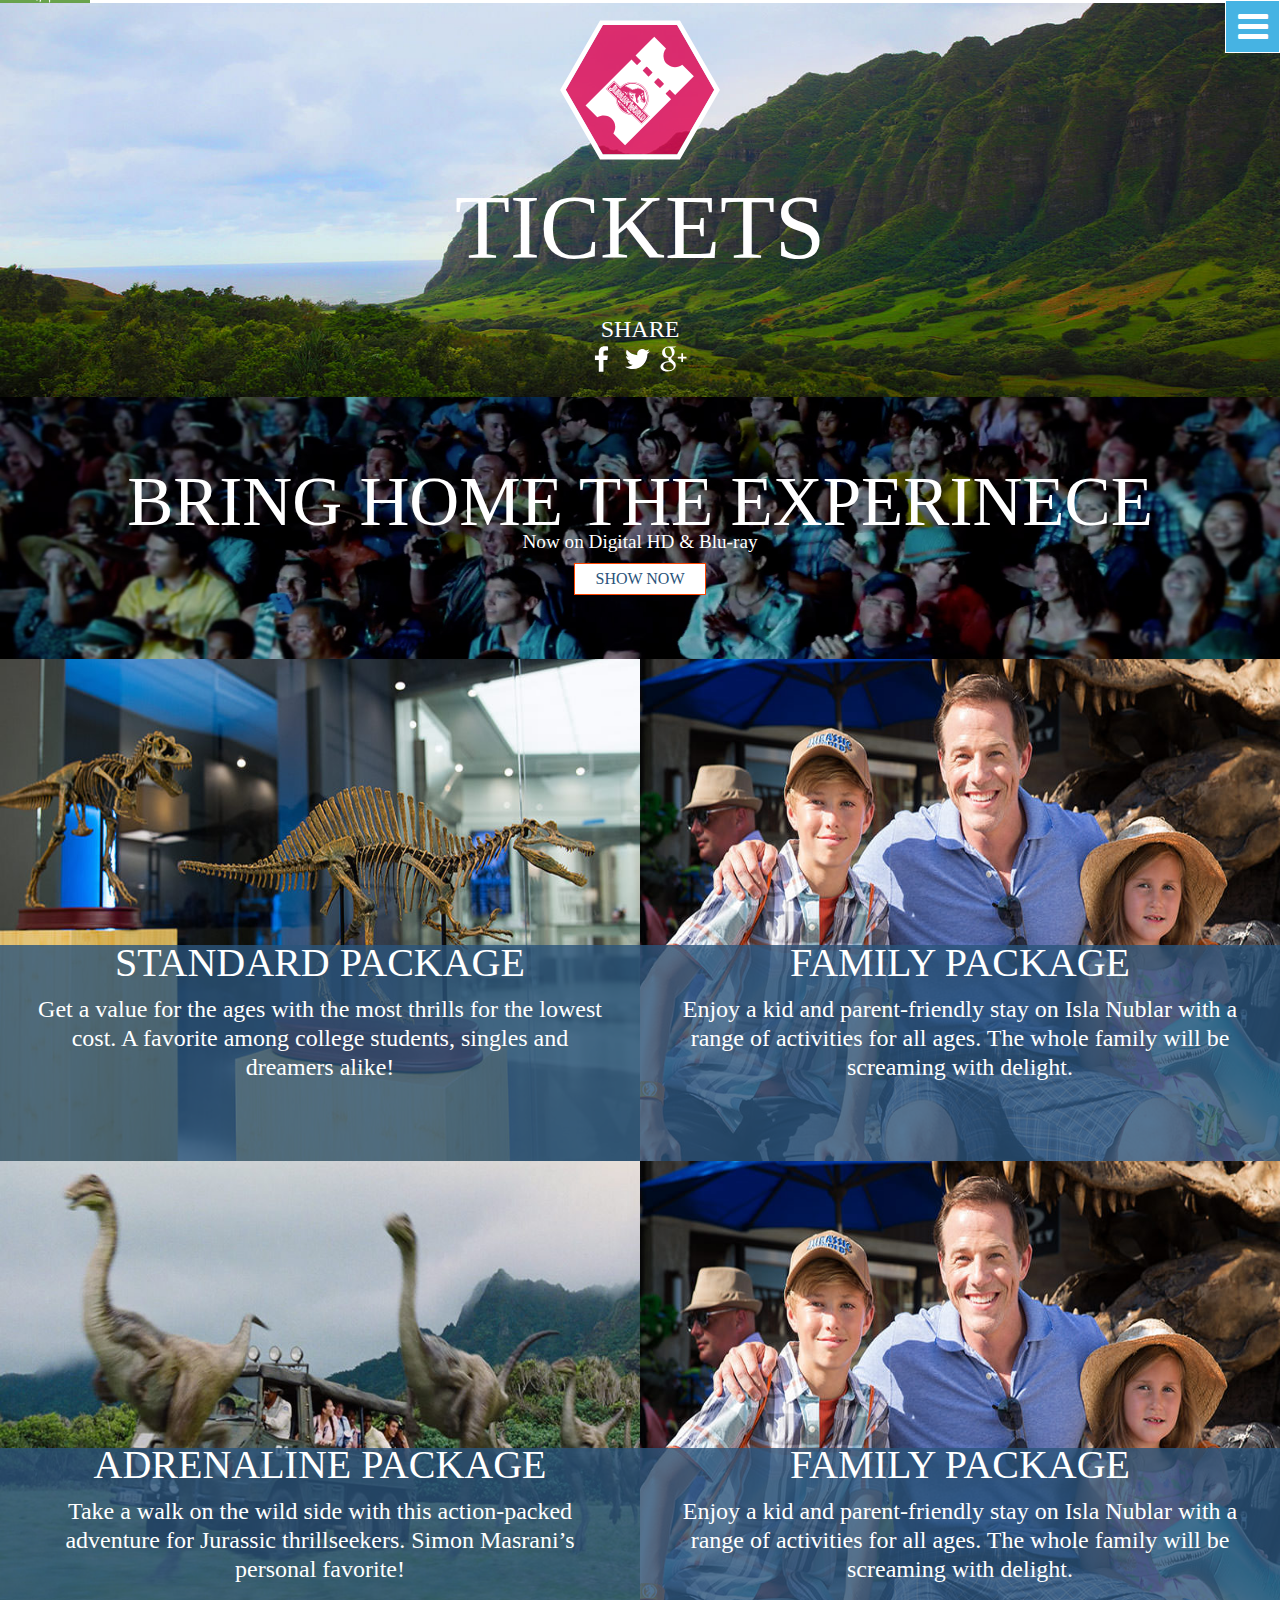
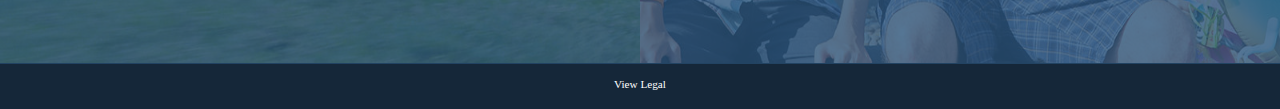
<file: tickets.html>
<!DOCTYPE html>
<html lang="en">
   <head>
      <meta charset="UTF-8">
      <meta name="viewport" content="width=device-width, initial-scale=1.0">
      <title>The Dinosaur Protection Group has hacked the Isla Nublar Jurassic World site to keep concerned citizens informed of what’s happening with the remaining dinosaurs as they struggle to survive in the face of an imminent natural disaster.</title>
      <link rel="stylesheet" href="https://maxcdn.bootstrapcdn.com/bootstrap/4.0.0/css/bootstrap.min.css" integrity="sha384-Gn5384xqQ1aoWXA+058RXPxPg6fy4IWvTNh0E263XmFcJlSAwiGgFAW/dAiS6JXm" crossorigin="anonymous">
      <script src="https://code.jquery.com/jquery-3.2.1.slim.min.js" integrity="sha384-KJ3o2DKtIkvYIK3UENzmM7KCkRr/rE9/Qpg6aAZGJwFDMVNA/GpGFF93hXpG5KkN" crossorigin="anonymous"></script>
      <script src="https://cdnjs.cloudflare.com/ajax/libs/popper.js/1.12.9/umd/popper.min.js" integrity="sha384-ApNbgh9B+Y1QKtv3Rn7W3mgPxhU9K/ScQsAP7hUibX39j7fakFPskvXusvfa0b4Q" crossorigin="anonymous"></script>
      <script src="https://maxcdn.bootstrapcdn.com/bootstrap/4.0.0/js/bootstrap.min.js" integrity="sha384-JZR6Spejh4U02d8jOt6vLEHfe/JQGiRRSQQxSfFWpi1MquVdAyjUar5+76PVCmYl" crossorigin="anonymous"></script>             
      <link rel="shortcut icon" href="images/favicon.png">
      <link rel="stylesheet" href="css/tickets.css">
      <link rel="stylesheet" href="https://cdnjs.cloudflare.com/ajax/libs/font-awesome/4.7.0/css/font-awesome.min.css">
      <script src="https://ajax.googleapis.com/ajax/libs/jquery/3.4.1/jquery.min.js"></script>                                
   </head>
   <body>

<!-- ================= NAVBAR STARTED ====================== -->      

<div class="navbarr">
   <div id="navbar">
      <div onclick="openLogoDropdownFunction()" style="cursor: pointer;">
         <img src="images/small_logo.png" width="90px" height="53px" class="logo">   
         <hr class="hrForDropDown" id="hrfordropdown">
      </div>
      <a href="index.html">
      <img src="svg/jurassic_world_title.svg" width="210px" height="50px" class="jurassicWorldLogo" style="margin-left: 5px;">        
      </a>
      <a href="https://www.instagram.com/dinosaurprotectiongroup/" target="_blank">
      <i class="fa fa-instagram insta_icon"></i>
      </a>
      <a href="https://twitter.com/dinoprotectgrp?lang=en" target="_blank">
      <i class="fa fa-twitter twitter_icon"></i>
      </a>
      <a href="https://www.facebook.com/DinosaurProtectionGroup/" target="_blank">
      <i class="fa fa-facebook fb_icon"></i>        
      </a>
   </div>
</div>
<div class="LogoDropdownMainDiv">
   <ul id="logodropdown">
      <li class="dropdownLogoListItem">
         <img src="images/logo.png" class="dropdownLogo img-fluid">
      </li>
      <li class="dropdownRightSideLogoListItem">
         <img src="images/dpg_logo.png" alt="dpg_logo" class="dpg_logo img-fluid">
      </li>
      <li class="dropdownLogoIconsListItem">
         <a href="https://www.facebook.com/DinosaurProtectionGroup/" target="_blank" class="dropdownLogoFbIconLink">
         <i class="fa fa-facebook dropdownLogoFbIcon"></i>
         </a>
         <a href="https://twitter.com/dinoprotectgrp?lang=en" target="_blank" class="dropdownLogoTwitterIconLink">
         <i class="fa fa-twitter dropdownLogoTwitterIcon"></i>
         </a>
         <a href="https://www.instagram.com/dinosaurprotectiongroup/" target="_blank" class="dropdownLogoInstaIconLink">
         <i class="fa fa-instagram dropdownLogoInstaIcon"></i>
         </a>
      </li>
      <li class="dropdownLogoAlertListItem">
         <p class="alertPara">alert! mount sibo is active</p>
         <p class="volcanicPara">volcanic alert <span style="line-height: 38px;">level</span></p>
         <div class="dropdownLogoAlertSectionNumber">3</div>
      </li>
      <li class="dropdownLogoSliderListItem">
         <p class="dropdownLogoSliderSectionPara">what’s happening</p>
         <div class="carousel slide" data-ride="carousel" data-interval="1800">
            <div class="carousel-inner">
               <div class="carousel-item active">
                  <p class="ferrySlideHeading">ferry departs <br>at 9:30</p>
                  <p class="ferrySlideFirstRotatingHeading">island</p>
                  <p class="ferrySlideSecondRotatingHeading">is unsafe.</p>
               </div>
               <div class="carousel-item">
                  <p class="meetSlideHeading">meet mr. dna <br>at 9:30</p>
                  <p class="meetSlideFirstRotatingHeading">we must</p>
                  <p class="meetSlideSecondRotatingHeading">protect them!</p>
               </div>
               <div class="carousel-item">
                  <p class="mosasaurusSlideHeading">mosasaurus <br>fedding <br>at 9:30</p>
                  <p class="mosasaurusFirstRotatingHeading">feeding show</p>
                  <p class="mosasaurusSecondRotatingHeading">is closed.</p>
               </div>
               <div class="carousel-item">
                  <p class="freshSlideHeading">fresh baked <br>churros <br>at 10:15</p>
                  <p class="freshSlideFirstRotatingHeading">save the</p>
                  <p class="freshSlideSecondRotatingHeading">dinosaurs</p>
               </div>
               <div class="carousel-item">
                  <p class="innovationSlideHeading">innovation <br>center <br>guided tour <br>at 9:00</p>
                  <p class="innovationSlideFirstRotatingHeading">severe lack</p>
                  <p class="innovationSlideSecondRotatingHeading">of medicine</p>
               </div>
               <div class="carousel-item">
                  <p class="imaxSlideHeading">imax screening <br>at 10:00</p>
                  <p class="imaxSlideFirstRotatingHeading">theater closed</p>
                  <p class="imaxSlideSecondRotatingHeading">permanently.</p>
               </div>
               <div class="carousel-item">
                  <p class="triceratopsSlideHeading">triceratops <br>feeding <br>at 10:00</p>
                  <p class="triceratopsSlideFirstRotatingHeading">in need of</p>
                  <p class="triceratopsSlideSecondRotatingHeading">urgent care.</p>
               </div>
               <div class="carousel-item">
                  <p class="feedingSlideHeading">t. rex feeding <br>at 10:00</p>
                  <p class="feedingSlideFirstRotatingHeading">we can't let them</p>
                  <p class="feedingSlideSecondRotatingHeading">become extinct</p>
               </div>
            </div>
         </div>
      </li>
      <li class="dropdownLogoEruptionProjectionListItem">
         <p class="dropdownLogoEruptionProjectionPara">eruption projection</p>
         <p class="dropdownLogoEruptionProjectionMonthName">june</span></p>
         <div class="dropdownLogoEruptionProjectionSectionNumber">22</div>
      </li>
      <li class="dropdownLogoWaitTimesListItem">
         <p class="dropdownLogoWaitTimesPara">wait times</p>
         <div class="carousel slide" data-ride="carousel" data-interval="2000">
            <div class="carousel-inner">
               <div class="carousel-item active">
                  <p class="dropdownLogoGyrosphereSlideHeading">gyrosphere</p>
                  <div class="dropdownLogoGyrosphereSlideNumber">0</div>
                  <p class="dropdownLogoGyrosphereSlideMinutes">minutes</p>
               </div>
               <div class="carousel-item">
                  <p class="dropdownLogoEggSpinnerSlideHeading">egg spinner</p>
                  <div class="dropdownLogoEggSpinnerSlideNumber">0</div>
                  <p class="dropdownLogoEggSpinnerSlideMinutes">minutes</p>
               </div>
               <div class="carousel-item">
                  <p class="dropdownLogoGondolaLiftSlideHeading">gondola lift</p>
                  <div class="dropdownLogoGondolaLiftSlideNumber">0</div>
                  <p class="dropdownLogoGondolaLiftSlideMinutes">minutes</p>
               </div>
               <div class="carousel-item">
                  <p class="dropdownLogoCretaceousCruiseSlideHeading">cretaceous cruise</p>
                  <div class="dropdownLogoCretaceousCruiseSlideNumber">0</div>
                  <p class="dropdownLogoCretaceousCruiseSlideMinutes">minutes</p>
               </div>
               <div class="carousel-item">
                  <p class="dropdownLogoGentleGiantsPettingZooSlideHeading">gentle giants petting zoo</p>
                  <div class="dropdownLogoGentleGiantsPettingZooSlideNumber">0</div>
                  <p class="dropdownLogoGentleGiantsPettingZooSlideMinutes">minutes</p>
               </div>
               <div class="carousel-item">
                  <p class="dropdownLogoGallimimusValleySlideHeading">gallimimus valley</p>
                  <div class="dropdownLogoGallimimusValleySlideNumber">0</div>
                  <p class="dropdownLogoGallimimusValleySlideMinutes">minutes</p>
               </div>
            </div>
         </div>
      </li>
      <li class="dropdownLogoDidYouKnow">
         <p class="dropdownLogoDidYouKnowHeading">did you know?</p>
         <hr class="dropdownLogoDidYouKnowHr">
         <div class="carousel slide" data-ride="carousel" data-interval="2400">
            <div class="carousel-inner">
               <div class="carousel-item active">
                  <p class="dropdownANewBornBabySlidePara">A newborn human baby has a bigger brain than most fully grown dinosaurs.</p>
                  <div class="dropdownLogoANewBornRotatingHeading">
                     <p class="dropdownLogoANewBornRotatingFirstHeading">this park will never again</p>
                     <p class="dropdownLogoANewBornRotatingSecondHeading">profit from living creatures</p>
                  </div>
               </div>
               <div class="carousel-item">
                  <p class="dropdownLogoThePlatesSlidePara">The plates on a Stegosaurus’ back can grow up to 30 inches 76cm. that's about the length of a skateboard.</p>
                  <div class="dropdownLogoThePlatesRotatingHeading">
                     <p class="dropdownLogoThePlatesRotatingFirstHeading">in the face of greed,</p>
                     <p class="dropdownLogoThePlatesRotatingSecondHeading">life always finds a way</p>
                  </div>
               </div>
               <div class="carousel-item">
                  <p class="dropdownLogoTRexSlidePara">The T. rex’s widely mocked tiny arms are actually incredibly powerful.</p>
                  <div class="dropdownLogoTRexRotatingHeading">
                     <p class="dropdownLogoTRexRotatingFirstHeading">Masrani Corporation</p>
                     <p class="dropdownLogoTRexRotatingSecondHeading">must be held accountable!</p>
                  </div>
               </div>
               <div class="carousel-item">
                  <p class="dropdownLogoTheApatosaurusSlidePara">The Apatosaurus reaches full size in only 10 years. Talk about a growth spurt!</p>
                  <div class="dropdownLogoTheApatosaurusRotatingHeading">
                     <p class="dropdownLogoTheApatosaurusRotatingFirstHeading">One day of park profits</p>
                     <p class="dropdownLogoTheApatosaurusRotatingSecondHeading">could save a species</p>
                  </div>
               </div>
               <div class="carousel-item">
                  <p class="dropdownLogoTheStegosaurusSlidePara">The Stegosaurus’ brain is about the size of a walnut.</p>
                  <div class="dropdownLogoTheStegosaurusRotatingHeading">
                     <p class="dropdownLogoTheStegosaurusRotatingFirstHeading">100+ dinosaurs are</p>
                     <p class="dropdownLogoTheStegosaurusRotatingSecondHeading">currently running loose.</p>
                  </div>
               </div>
               <div class="carousel-item">
                  <p class="dropdownLogoTheRexEatSlidePara">T. rex eats up to 22 tons, 20 metric tons of meat a year… that’s the equivalent of 18 cows.</p>
                  <div class="dropdownLogoTheRexEatRotatingHeading">
                     <p class="dropdownLogoTheRexEatRotatingFirstHeading">The DPG is trying to monitor</p>
                     <p class="dropdownLogoTheRexEatRotatingSecondHeading">activity on the island.</p>
                  </div>
               </div>
               <div class="carousel-item">
                  <p class="dropdownLogoDinosaursSlidePara">Dinosaurs are both hot- and cold-blooded. Usually carnivores are hot; herbivores run cold.</p>
                  <div class="dropdownLogoDinosaursRotatingHeading">
                     <p class="dropdownLogoDinosaursRotatingFirstHeading">Lava is likely to overrun</p>
                     <p class="dropdownLogoDinosaursRotatingSecondHeading">countless dinosaurs</p>
                  </div>
               </div>
               <div class="carousel-item">
                  <p class="dropdownLogoTheGallimimusSlidePara">The Gallimimus or “chicken mimic” weighs about 493 pounds, 224 kg more than its feathered namesake.</p>
                  <div class="dropdownLogoTheGallimimusRotatingHeading">
                     <p class="dropdownLogoTheGallimimusRotatingFirstHeading">More than 2 dinosaurs</p>
                     <p class="dropdownLogoTheGallimimusRotatingSecondHeading">are killed every week</p>
                  </div>
               </div>
            </div>
         </div>
      </li>
      <li class="dropdownLogoJurassicWorldLink">
         <div class="dropdownLogoJurassicWorldButtonDiv">        
            <a href="http://www.jurassicworld.com/?redirect=off" target="_blank" style="border: none;">
            <button type="button" class="dropdownLogoJurassicWorldLinkButton">visit juraassicworld.com</button>
            </a>
         </div>
      </li>
   </ul>
</div>
<div class="barsDiv">
   <i class="fa fa-bars" onclick="openNavbarFunction()" id="openNavbar"></i>          
</div>
<div class="navbarDropdownMainDiv">
   <ul id="list" style="-moz-user-select: none; user-select: none; -webkit-user-select: none;">
      <a href="">
         <li id="islandListItem" >
            <div class="island_overlay_color">
               <svg xmlns="http://www.w3.org/2000/svg" viewBox="0 0 512 512" class="island_map_icon">
                  <g fill-rule="evenodd" clip-rule="evenodd">
                     <path d="M382.38 36.5H129.618L3.237 256l126.38 219.5H382.38L508.765 256 382.38 36.5zm-8.97 423H138.587L21.126 255l117.46-204.5H373l.25-.186 117.546 204.593L373.41 459.5zM199.367 133.075v-4.128c-1.7.492-2.74.755-3.76 1.093-22.348 7.413-44.673 14.9-67.065 22.18-3.062.995-4.042 2.317-4.038 5.563.1 75.107.07 150.212.063 225.32v4.397c2.016-.618 3.495-1.04 4.956-1.525 21.88-7.29 43.73-14.657 65.66-21.8 3.183-1.035 4.265-2.35 4.26-5.78-.113-75.11-.08-150.214-.076-225.32zM387.428 128.744V124.5c-1.974.59-3.358.96-4.716 1.413-21.77 7.252-43.506 14.598-65.328 21.683-3.286 1.067-4.146 2.55-4.142 5.868.098 74.996.067 149.99.062 224.986v4.35c1.604-.463 2.75-.754 3.87-1.124 22.123-7.335 44.224-14.744 66.39-21.944 3.106-1.01 3.936-2.455 3.932-5.638-.1-75.118-.07-150.234-.068-225.35zM296.73 149.06c-20.51-5.034-40.99-10.186-61.48-15.295-7.395-1.845-14.793-3.68-22.49-5.592-.082 1.516-.19 2.58-.19 3.642-.002 75.457.026 150.914-.07 226.37-.004 3.092 1.054 4.093 3.877 4.783 20.044 4.89 40.043 9.953 60.06 14.955 7.74 1.933 15.485 3.842 23.515 5.833.092-1.488.214-2.555.214-3.62.004-75.578-.018-151.157.06-226.734-.002-2.763-.99-3.728-3.497-4.342zm-10.64 88.257c-4.8 15.455-10.852 30.543-16.8 45.615-3.552 9.003-7.936 17.674-11.965 26.485-.344.75-.82 1.438-1.32 2.307-.425-.533-.813-.862-1.006-1.28-10.434-22.53-21.06-44.998-28.306-68.818-4.684-15.392-.613-28.25 11.042-36.44 10.43-7.327 25.083-7.505 35.725-.432 10.905 7.25 16.564 19.895 12.63 32.563zM255.87 213.79c-7.612-.012-13.937 6.27-13.948 13.852-.01 7.63 6.207 13.82 13.9 13.835 7.778.016 13.854-6.02 13.877-13.786.026-7.664-6.165-13.885-13.83-13.9z"></path>
                  </g>
               </svg>
               <h6>island map</h6>
            </div>
         </li>
      </a>
      <a href="https://www.fandango.com/sweepstakes/jurassicworldfallenkingdom" target="_blank">
         <li id="ticketsListItem" class="animate__animated animate__flipInY animate__slow animate__delay-2s animate__repeat-none">
            <svg xmlns="http://www.w3.org/2000/svg" viewBox="0 0 512 512"  class="tickets_icon">
               <path d="M382.38 36.5H129.618L3.237 256l126.38 219.5H382.38L508.765 256 382.38 36.5zm-8.97 423H138.587L21.126 255l117.46-204.5H373l.25-.186 117.546 204.593L373.41 459.5zM187.725 277.522l2.534-1.73 3.087 3.046-1.39 2.918 3.055 3.055.798-1.3.906 4.333s.27-.103 3.51-.878c3.242-.775 4.684-3.763 5.57-5.696.79-1.723 2.026-3.822 3.167-4.67s4.94-1.767 4.94-1.767l-1.64-4.085s-2.1.012-4.528 1.104c-2.43 1.09-3.714 2.458-4.437 3.85-.722 1.392-.967 2.683-2.666 4.713-1.16 1.39-3.083 1.88-4.184 2.05l10.06-16.412-3.345-3.345-14.69 9.09 1.406-3.552s1.943-.195 3.41-.615c.71-.202 1.644-.423 3.76-2.83 2.112-2.404 2.046-5.424 1.282-6.634-.78-1.235-2.927-3.13-4.355-4.322-.79-.66-1.36-1.104-1.36-1.104l-2.812 2.813-11.963 11.964 3.38 3.263 4.06-4.06.528-.526-1.592 5.652-.477 1.693.223.22 2.355 2.355 1.407 1.407zm15.82 2.81l.04-.1c.588-1.51 1.394-3.573 2.7-4.88 1.565-1.565 2.797-1.71 4.182-2.008.142-.03.287-.062.438-.096l.172.832c-.152.033-.3.067-.446.097-1.342.29-2.42.513-3.697 1.822-1.153 1.186-1.934 3.13-2.493 4.562l-.038.1c-1.505 3.858-5.674 4.267-5.85 4.287l-.09-.827c.49-.09 3.785-.46 5.083-3.79zm-1.088-14.95l1.28 1.28-8.637 14.77-.67-.61 1.614-2.85-4.686-4.687-2.9 1.79-.714-.713 14.713-8.98zm-14.206.394l-2.062-2.063-.205-.204-4.2 4.198-.65-.65 6.054-6.052 5.49-5.49.17.102c.487.292 1.91 1.207 2.83 2.396 1.03 1.33 1.997 3.3-.15 5.55-1.832 1.92-2.216 2.094-3.425 2.326-.872.167-2.39.192-3.052.195l-2.262 6.038-.334.89-.658-.6 2.455-6.637zM190.75 296.15c-.55-.176-.446.143-.436.242s.02.215.108.46c.087.246.158.15.235.07.08-.08.13-.195.36-.434.232-.236-.055-.268-.268-.337zM189.49 294.408c-.074.177-.204.335-.128.535.076.2.19.19.368.182.18-.005.457-.033.415-.185-.04-.15-.24-.753-.415-.885-.152-.115-.17.176-.24.353zM200.234 304.473c-.284.12-.424.194-.548.232-.125.038-.264.13-.192.455.054.248.11.224.324.325.213.102.36.126.43.097.072-.03.057-.1-.042-.21-.098-.108-.108-.18-.073-.216.035-.035.052-.047.18-.003.13.044.182-.086.18-.27-.003-.187.025-.533-.26-.41zM184.117 240.737l-5.015-5.015s-5.59 6.134-8.285 9.04c-2.695 2.907-2.947 2.902-3.926 2.794-.977-.11-1.584-.012-2.4-.91-.816-.9-1.884-2.3-1.884-2.3l-4.444 6.704s1.322 2.44 2.305 3.423c.983.983 1.63 1.464 4.67 1.77 3.04.306 4.858-1.188 5.688-2.06.827-.87 13.292-13.446 13.292-13.446zm-22.35 9.54l.68-.868c2.756 2.594 5.215 2.516 6.34 1.398.654-.653 2.567-2.677 4.597-4.82 2.27-2.396 4.798-4.958 5.7-5.862l.743.742c-.894.894-3.417 3.453-5.683 5.846-2.033 2.146-3.953 4.172-4.615 4.836-1.49 1.49-4.434 1.82-7.762-1.272zM191.342 294.93c-.183-.163-.2.097-.365-.042-.167-.14-.184-.225-.267-.36-.083-.14-.18-.333-.224-.054-.037.234.01.39 0 .49-.01.1-.045.23.114.26.16.027.27.04.31.123.04.083-.04.25.167.312.207.06.396.1.524.115.128.018.208.015.26-.058.05-.073-.018-.162-.174-.263-.155-.1-.22-.09-.254-.15-.035-.063.092-.213-.09-.375zM202.508 267.272l-.64-.64-9.744 6.2 4.402 4.403 5.982-9.963zm-7.955 5.854l3.98-2.53-2.465 4.045-1.515-1.514zM206.24 258.004c.132-.574.648-1.178-.192-1.192-.84-.014-1.062.146-1.208.383-.123.197-.26.263-.478.3l1.763 1.763c.002-.27.018-.83.114-1.254zM192.283 251.93l-.14-.14-2.947-2.948s-9.075 8.726-10.04 9.688c-.962.964-1.802.248-2.356-.307-.554-.555-.93-.972-.623-1.362.306-.39 10.39-10.646 10.39-10.646l-3.472-3.473-11.012 11.012c-2.664 2.664-2.263 2.818-2.05 4.138.215 1.32.616 3.113 1.398 3.61.785.494 3.942.522 3.942.522l-1.318 1.575 3.375 3.184 14.136-14.136.717-.715zm-13.928 11.368l-.64-.658.566-.5c-1.162-.66-3.28-1.94-3.506-2.092l-.153-.103c-.437-.295-.82-.505-1.086-.772-.308-.307-.472-.68-.527-1.187-.195-1.767.1-2.04.88-2.82l.08-.077c.685-.69 7.268-7.288 9.058-8.996l.673.673c-1.742 1.662-8.42 8.305-9.083 8.97l-.08.08c-.62.618-.77.657-.616 2.07.054.496.292.762 1.19 1.366l.155.104c.78.528 2.755 1.736 3.586 2.23l9.96-9.668.64.657-11.095 10.72zM198.635 303.122c-.19.037-.24.04-.313.158-.072.12.057.206.26.42.207.21.214.18.266.145.05-.034.128-.104.133-.2.007-.096-.027-.12-.027-.454 0-.156-.128-.108-.318-.068zM199.393 301.412c-.008-.027-.16-.105-.473-.17-.255-.05-.293-.05-.426.09s-.25.2-.223.25c.03.05.074.087.392.183.318.097.376.018.497-.076.12-.096.24-.25.233-.278zM200.28 303.735c-.024-.118-.042-.222-.123-.557-.08-.335-.14-.308-.347-.348-.236-.042-.333.01-.3.114.03.106.02.15-.02.378s-.118.003-.162-.01c-.042-.013-.12.083-.085.29.033.205.04.236.09.24.05.006.187.017.573.104.386.087.396-.09.373-.21zM198.307 302.55c-.046-.077-.22-.138-.428-.18-.21-.04-.234-.036-.24.237-.004.275.07.268.15.298.082.03.203.024.362-.107.158-.134.212-.154.155-.248zM196.85 302.552c-.125.1-.165.074-.28-.067-.118-.143-.22-.1-.484-.018-.264.08-.277.25-.233.323.043.074.043.17.152.315.11.144.28.102.566.06s.362-.183.483-.375c.123-.19.173-.182.07-.286-.12-.12-.148-.05-.272.048zM195.036 297.73c.172.013.383.005.362-.182-.02-.185.09-.296.106-.45.02-.157.024-.28-.044-.302-.07-.02-.076.014-.183.136-.107.12-.15.183-.187.17-.033-.012-.055-.06-.138-.2-.083-.135-.152-.09-.17-.07-.017.018.015.027-.013.296-.028.268-.116.58.266.603zM197.142 298.223c-.238-.183-.11.344-.29.312-.048-.01-.23-.308-.29-.29-.06.016-.055.13-.072.445-.018.313.038.382.1.424.062.04.093.065.304.227.21.163.29.237.34.198.053-.037.102-.26.116-.445.014-.186.034-.33.06-.476.03-.146-.078-.248-.268-.394zM195.976 301.826c-.01-.07.062-.18.145-.234.084-.057.132-.1.118-.152-.013-.055-.156-.05-.263-.157-.04-.038.08-.15.205-.247.148-.114.086-.148-.072-.217-.16-.07-.205-.13-.232-.178-.028-.047.142-.19-.004-.252-.145-.062-.09.077-.325.076-.234 0-.28-.023-.29-.067-.01-.048.185-.172.29-.237.108-.065.22-.092.45-.082s.38-.055.385-.114c.002-.06-.077-.09-.056-.157.02-.07.165-.153.12-.213-.045-.06-.124.028-.424-.03-.3-.058-.48-.095-.67-.088-.192.005-.396.014-.43-.026-.036-.042.116-.146.36-.28.246-.134.354-.166.443-.187s.255-.09.17-.21-.118-.23-.08-.293c.038-.066.164-.25.11-.312-.056-.063-.087-.003-.208-.034s-.093-.155-.187-.124c-.093.03-.068.075-.155.19-.085.112-.225.307-.3.28-.076-.03-.113-.087-.176-.18-.063-.088-.126-.115-.188-.088-.063.028-.058.1-.12.3-.063.2-.225.453-.273.474-.05.02-.128.1-.17-.13-.042-.225-.038-.325-.02-.405.02-.083.167-.252.116-.332-.052-.078-.146.082-.194-.097-.048-.18-.067-.374-.088-.477-.022-.104-.084-.185-.164-.1-.267.285-.55.645-.763.888-.215.24-.387.364-.142.492.245.128.417.23.39.266-.027.035-.166.118-.175.177-.01.06.096.116.2.235.104.116.162.216.345.2.183-.018.48-.073.5-.012.022.062-.358.167-.02.29.34.122.473.148.542.197.07.048.22.09-.018.19-.24.1-.488.32-.18.536.307.22.33.194.475.284.145.09.282.153.336.182.055.03.186.084.182.122-.002.036-.037.105-.213.09-.176-.018-.305.048-.3.182.002.136.07.184.126.26s.152.24.326.173c.17-.07.223-.114.32-.163.098-.048.257-.144.244-.214zM192.057 297.21c-.093-.203-.18-.344-.204-.38-.082-.126-.113.036-.124.136-.01.1-.043.27-.1.473-.06.204-.095.17-.257-.043-.162-.21-.262-.198-.358-.178-.097.02-.193.145-.287.228-.093.087.045.108.086.323.042.213.01.278.14.373.125.093.29.03.4.027.105-.003.167.052.298.12.13.07.256-.09.484-.262.227-.174.155-.217.103-.345s-.09-.268-.183-.472zM189.033 265.218c.668.042 2.26.008 3.05-.145.985-.19 1.248-.354 2.96-2.146 1.634-1.714.988-3.21.01-4.52-.734-.982-1.688-1.558-2.143-1.827l-1.407 1.406-4.852 4.85 1.945 1.946.438.436zm3.79-6.04c.862.52 1.23.9 1.057 1.91-.184 1.06-1.274 1.834-2.336 2.102-1.025.26-2.078-.347-2.158-.39l3.438-3.622zM219.592 264.08c-.068-.2-.072-1.4-.088-1.437 0 0-.943 1.19-1.36 1.608-.418.418-.382.476-.325.636.056.16-.037.592.06.75.1.162.135.445.127.808-.008.363.142.874.142.874l1.54-1.592s-.03-.093-.05-.237c-.02-.147-.068-.398.007-.685.073-.284.01-.522-.055-.724zM215.115 268.218l1.257 1.257s.028-.553.04-.842c.01-.29-.01-.546-.165-.814-.155-.27-.12-.49-.32-.692 0 0-.407.57-.562.747s-.25.343-.25.343zM207.99 280.374c-.71 1.513-1.375 4.454-3.113 5.57-2.356 1.512-4.266 1.385-4.266 1.385l.776 4.908s2.3-.18 3.562-.447c1.264-.267 3.6-1.857 4.572-3.367.972-1.513 1.902-3.604 2.428-4.774.53-1.172 1.937-2.37 2.992-2.64s3.725-.985 3.725-.985l-1.83-4.354s-.86-.074-3.582.68c-2.982.823-4.722 2.874-5.263 4.024zm7.708-1.59c-1.74.2-3.302.932-4.342 2.14-.593.685-1.192 1.882-1.733 3.07-.673 1.48-1.405 3.046-2.28 3.812-1.214 1.068-2.49 1.66-4.11 1.778l-.043.004-.098-.818.046-.003c.528-.04 2.078-.247 3.677-1.652.726-.636 1.347-2.08 1.98-3.473.593-1.305 1.223-2.503 1.902-3.29 1.196-1.388 2.696-2.098 4.868-2.426l.133.857zM218.386 268.41c-.1.076-.285.23-.197.424.035.078.13.127.37.072.39-.09.81.024.935.056.123.03.236-.08.256-.3.022-.215.026-.314.147-.544.12-.228.1-.466.096-.708-.005-.24-.02-.597-.257-.39-.238.204-.54.55-.8.798-.257.247-.386.47-.55.593zM211.48 239.403c.203.293.057.55-.048.835-.043.124-.032.242-.015.37.044.325.032.546-.14.83-.097.163-.242.294-.364.438-.15.176-.275.382-.15.612.046.09.13.154.22.19.158.063.325.084.483.142.36.132.687.392 1.08.414.42.025.69-.288.845-.642.436-.98.976-1.297 1.95-.94.903.33 1.837.843 1.897 1.52.06.678-.745.655-.76 1.288-.015.632.587.392.813.42.225.03.52.053.91-.52.392-.57.85-1.136 1.528-.865s1.068.783.79 1.513c-.277.73-.534 1.513 0 1.76.535.25 1-.368 1.272-.76.27-.39.85-1.12 1.302-.88.45.242.127.836.278 1.228.15.39.387.83.452 1.31.083.623-.262 1.125.015 1.263.332.165.6-.16 1.076-.355.663-.27.932-.71 1.265-1.008.572-.512.888-.812.918.106.03.918.044 1.386.008 1.783-.07.715-.477.912-.204 1.136.422.346.768.06 1.04 0 .27-.06.737-.194 1.25-.692.51-.498.677-.603.887-.526.21.075.083.67-.008 1.15-.09.482-.31 1.032-.355 1.348-.044.316-.016.452.196.557.212.104.512-.12.753-.407.24-.286.444-.564.54-.843.1-.278.273-.407.46-.37.188.04.264.25.15.77-.112.52-.352 1.33.13 1.482s.57-.39.683-.685c.113-.293.354-1.03.43-1.227.075-.195.113-.43.324-.384.21.045.317.362.248.85-.068.49-.098.88.075.994.173.113.24.09.874-.06.632-.15.82-.204 1.182-.655.36-.45.428-.79.6-1.16s.234-.61.587-.557c.354.054.565.4.587.784.023.383-.142 1.075.136 1.158.28.083.535-.038.707-.166.173-.128.354-.474.52-1.212.166-.736.264-1.27.565-1.3.3-.03.52.608.595.984.075.376.075 1.34.375 1.416.302.075.478-.014.587-.466.187-.775.26-.388.397-1.137.1-.535.15-.934.4-.942.248-.007.346.39.39.934.046.54.24.677.438.662.195-.015.3-.315.315-.753.015-.436.34-.457.39-1.232.053-.776-.126-1.573.52-1.65.648-.074.852.867.964 1.205.113.34.354 1.676 1.123 1.634.542-.03.58-.406.586-.587.016-.405.383-.895.693-1.293.308-.4.308-.94.255-1.4-.05-.46-.203-.91.286-.98.49-.066.942.325 1.236.964.292.64.127 1.484.684 2.1.558.618.655.957.873 1.19.217.233.556.33.856.227.302-.106.46-.415.25-.852-.21-.436-.03-.692.202-.79.234-.098.263-.49.114-1.047-.15-.556-.835-1.752.316-1.46 1.15.293 1.332.4 1.49.813.158.416.278 1.35.31 1.635.03.285.036.64.142.835.104.195.255.54.316.767.06.226.142.37.398.43s.466-.256.46-.46c-.007-.202-.118-.46.458-.955.422-.362.44-1.01.37-1.348-.128-.625-.098-1.166.458-1.182.558-.015.48.422.506.655.022.234.06.54.4.985.338.445.518.79.547 1.122.03.33.137.797.534.94.4.143.384.098.558.286s.54.376 1.022.467c.48.09.987.28 1.52.708.536.428.835.94 1.364 1.026.533.087 1.082.275 1.503.516.422.24.64.474.776.64.134.166.26.463.513.495s.397.116.517.236c.12.12.18.045.754.03.57-.014.955.038 1.392.384.436.346.565.58.452 1.01-.114.428.082.774.005 1.27-.074.497.16.698.333.89.173.186.525.465.587.736.06.27.264.188.286.692.02.504-.01.564-.204.73-.196.165-.083.64-.362.78-.276.144-.73.25-.452.56.28.308.477.367.665.586.187.217.353.722.353 1.062 0 .842-.226.61-.27 1.31-.03.48.02.82.14 1.105s.115.266.046.83c-.067.563.03.872.205 1.226.173.354.28.97.28 1.422 0 .452-.265 1.152.042 2.167.31 1.017.438 1.58.582 2.056.142.474.11.79.3 1.415.188.625.534 2.04.692 3.115.157 1.076-.015 1.325.254 1.762.272.437.713 1.515 1.155 2.94.44 1.424.524 2.02.556 2.455.052.744-.196.64-.204 1.002-.008.487-.104.963-.164 1.202-.062.24-.21.315-.228.542-.015.226.09.316.09.677 0 .363-.15 1.1-.352 1.847-.203.743-.287 1.082-.71 1.594-.42.514-1.21.702-1.812.867-.603.164-1.15.144-1.535.3-.383.158-.896.19-1.22.212-.322.02-.85-.084-.917-.498-.067-.413.015-.616.256-.87.24-.26.263-.476.226-.785-.038-.31-.144-.46.03-.603.173-.143.255-.406-.204-.46-.46-.05-.487-.128-.54-.21-.054-.084-.085-.247.12-.45.203-.204.256-.272.097-.4-.158-.128-.367-.02-.474.07-.107.09-.272.103-.475-.145-.203-.25-.188-.43-.04-.597.15-.164.227-.283.17-.376-.063-.09-.438.075-.687-.083-.248-.157-.257-.36-.084-.55.174-.187.27-.39.114-.532-.158-.144-.37-.07-.655-.16-.287-.09-.806-.577-1.01-.825-.203-.25-.54-.543-.775-.867-.233-.324-.608-1.528-.918-2.002-.307-.475-.602-1.1-.98-1.625-.374-.527-.436-1.01-.78-1.625-.346-.62-.37-1.002-.48-1.536-.115-.534-.355-1.152-.544-1.46s-.534-.806-.534-1.12.293-1.605-.226-2.14c-.52-.533-1.002-.55-1.272-.835-.27-.286-.77-1.34-1.062-1.92-.292-.578-.73-.91-1.392-1.135-.662-.227-1.068-.15-1.354-.39-.286-.244-.504-.882-.708-.89-.203-.008-.406.33-.15.81.256.483.55.387.7 1.573.15 1.19 0 1.355.03 1.747.03.392-.03.77-.346 1.204-.316.437-.505 1.046-.617 1.28-.113.232-.375.842-.617.676-.24-.164-.406-.3-.39-.525.014-.226.18-.633-.046-.95-.225-.314-.31-.532-.51-.586-.205-.05-.333-.044-.52.265-.19.31-.318.624-.392.782-.18.39.106.236-.023.55-.21.512-.346.468-.7 1.062-.354.595-.436.496-.572.947-.135.45-.255.858-.4 1.257s-.3 1.068-.24 1.715c.06.646.144 2.114.12 2.845-.022.73-.06 2.552-.067 3.23-.015 1.52.68 2.856.783 3.266.173.687.227.784.46 1.183.233.398.572 1.1.67 1.422.097.324.225.95.135 1.28-.09.33-.173.504-.422.603-.25.097-.586-.105-.805-.248-.218-.144-.308-.038-.632-.227s-.406-.542-.896-.896c-.49-.353-.956-.594-1.242-.924-.285-.33-1.376-1.635-1.76-2.59-.385-.957-.437-1.324-.392-1.85.045-.53-.007-1.89-.158-2.778-.15-.89.015-1.716.03-2.333.015-.618-.196-2.153-.512-2.876-.316-.722-1.437-4.012-1.58-4.906-.144-.896-.323-1.42-.66-2.527-.34-1.106-.28-1.918-.228-2.514.053-.595-.105-.92.497-1.957.603-1.04.746-1.604.858-1.928.113-.324.36-.692.24-.783-.12-.09-.153-.063-.708.315-.555.377-.93.725-1.097.725-.167 0-.37.098-.55.277-.18.18-.383.247-.602.3-.218.054-.594.25-.594.25s1.158-1.025 1.64-1.492c.482-.465 1.423-1.27 1.316-1.392-.105-.12-.52.083-.903.392-.335.27-.682.493-.764.556.11-.11.728-.79 1.035-1.098.34-.34.686-.654.565-.79-.12-.136-.39-.03-1.04.542-.646.57-1.346 1.06-1.678 1.316-.33.257-.4.28-.662.452-.263.172-.436.286-.64.49-.202.202-.436.195-.602.284-.166.092-.835.43-.835.43s.958-.91 1.573-1.468c.835-.76 1.35-1.243 1-1.498-.165-.12-.61.1-.932.227-.324.13-.25.054-.655.25-.407.195-1.062.533-1.295.6-.233.07-.36.243-.73.37s-1.083.437-1.28.543c-.195.104-.444.066-.684.172-.24.105-.76.278-.76.278s1.347-.91 2.13-1.347c.784-.438 1.288-.865 1.25-.98-.037-.112-1.377.385-2.326.776-.948.39-1.023.42-1.37.797l-.496.54s.516-.717-.165-.645c-2.115.22-4.61 1.29-4.583 1.27 1.527-1.12 3.688-1.82 4.388-2.01s1.164-.142 1.49-.707c.19-.33.26-.626.4-1.104.194-.68.466-1.12.345-1.205-.248-.173-.392-.016-.912.322-.518.34-1.067.857-1.6 1.272-.535.414-1.145.933-1.642.934-.496 0-.655.053-1.098.21-.444.158-.738.285-1.076.4-.34.11-1.152.563-1.152.563s1.046-.955 1.85-1.49c.807-.533 1.032-.594 1.846-1.573.813-.978.82-1.18 1-1.376.18-.194.24-.256.105-.45-.136-.196-.36-.287-.677 0-.317.285-.557.543-.948.947-.392.406-.617.437-.76.385-.145-.053-.4-.324-.588-.437-.188-.113-.573-.3-1.09-.128-.882.293-1.694 1.046-1.694 1.046-.038 1.362-.415 2.25-.415 2.25-.187-.97-.6-1.46-.6-1.46-1.115.844-1.747 1.4-2.04 1.74-.294.338-.242.3-.354.503-.112.202-.18.466-.293.624-.113.158-.083.294.083.444.072.064.147.134.158.235.01.1-.04.192-.054.29-.02.146-.01.3-.02.45-.01.168.002.336.033.5.033.18.138.436.544.194.406-.24.685-.383 1.114-.45.43-.068.92-.002 1.085.15.165.15.106.39-.045.586s-.22.397-.083.595c.136.195.48.827.616 1.008.136.182.36.196.648.436.287.24.264.504.82.595.558.09.626-.068.85.083.228.15.355.367.754.48.398.114.542.12.865.324.323.204.455.063.752.09.55.054.67.25.67.25.18.015.11-.335.353-.67.36-.497.708-.82.985-.88.42-.092.527-.15.58-.445.053-.292-.226-.287-.016-.572.21-.286.7-.67.948-.767.25-.1.564-.038.7.053.136.09.316.257.414.203.098-.053-.053-.415.467-.226.52.188 1.055.223 1.708.896 1.43 1.476 1.29 2.8 1.273 2.762-.377-.768-.85-1.15-1.13-1.4-.277-.248-.37-.367-.79-.52-.422-.15-.76-.006-.963-.135-.204-.128-.166-.347-.452-.3-.286.044-.18.286-.474.473-.293.188-.617.286-.42.587.195.303.353.415.526.36.173-.05.693-.283 1.265.092.572.377.842.63 1.31 1.265 1.182 1.604.737 2.935.737 2.935-.18-1.038-1.122-2.13-1.332-2.37-.21-.24-.414-.55-.925-.55-.512 0-.866.083-1.07-.06-.202-.145-.18-.227-.503-.083s-.67.353-.925.368c-.257.015-.332-.03-.423-.18-.09-.152-.293-.25-.428-.19-.136.06-.18.106-.33.498-.15.392-.392.48-.633.737-.24.256-.302.466-.466.452-.166-.017-.287-.227-.467-.15s-.324.338-.662.374c-.34.038-.67-.143-.714-.247-.046-.106-.077-.304-.227-.392-.15-.09-.338-.144-.52-.293-.18-.15-.21-.422-.42-.468-.21-.046-.73.008-1.01-.21-.277-.22-.406-.92-.64-.973-.232-.05-.39.062-.767-.164-.376-.227-.43-.61-.707-.708-.28-.097-.473.006-.677 0-.203-.007-.203-.112-.693.315-.49.43-.95.873-.95.873s.47.244.785.377c.464.2.55.227.676.766.125.536.313.58.49.617s.404.062.69.287c.408.322.367.54.542.56.55.06.748.085.884.11.138.027.283.027.486-.167.202-.192.39-.21.57-.192.18.018.366.168.49.25s.253-.04.473.163c.218.2.56.53.655.613.095.087.234.165.438.198.42.07.38-.134.678-.11.233.016.457.11.585.04.128-.067.443.058.688.113.245.055.438.13.494.063.057-.063.104-.154.068-.344-.034-.188.267-.48.722-.395.455.087.92.26 1.614 1.093 2.05 2.46 1.496 4.652 1.495 4.646-.184-1.268-.89-2.626-1.782-3.32-.54-.42-.8-.22-1.014-.368-.112-.078-.357-.16-.477-.073-.122.085.067.187.21.27.14.082.158.106.15.22-.01.11-.236.047-.516.024-.28-.02-.627-.025-.653.354-.026.377.31.43.494.502.185.072.378.094.447.198.068.102.223.093.33.045.104-.05.466.062.633.16.167.1.606.386.79.807.364.838.096 1.646.08 2.022-.02.545-.098.795-.442 1.403-.344.61-.662.8-.894.98-.23.18-.314.16-.314.16s.46-.488.68-1.746c.22-1.258.04-1.454-.043-1.605-.08-.15-.146-.31-.43-.533-.282-.225-.338-.383-.38-.484-.044-.104-.028-.147-.14-.188-.11-.044-.106.14-.338.088-.232-.05-.456-.196-.61-.315-.155-.123-.272-.21-.413-.2-.143.015-.433.047-.622.065-.19.017-.644-.13-.782-.215-.137-.086-.45-.364-.507-.55-.056-.186-.236-.537-.188-.687.046-.15-.032-.296-.185-.374-.155-.077-.24-.068-.357.058-.116.124-.262.185-.45.148-.19-.034-.44-.137-.503-.2-.064-.066-.17-.225-.34-.28-.166-.055-.36-.095-.54-.077-.18.018-.405-.103-.48-.153-.18-.12-.087-.224-.207-.353-.12-.13-.24-.12-.69-.228-.452-.107-.775-.25-.9-.314-.124-.063-.094-.17-.265-.222-.172-.052-.46-.05-.644-.01-.126.026-.348.092-.48.138l39.097 39.1c1.082-.9 2.132-1.853 3.146-2.866 18.034-18.034 18.034-47.273.002-65.307-14.78-14.778-37.08-17.444-54.576-8.002l.022.02c.338.12.794.235 1.006.54zm43.472 47.006s-.646.577-1.108.905c-.46.328-.71.482-1.71.834-1.08.38-1.827.213-1.836-.16-.01-.412.32-.542.68-.613.36-.07.726-.104 1.83-.29 1.234-.214 2.144-.678 2.144-.678zm-4.166-11.63c.164-.058.41-.028.41-.028s-.18.11-.357.268c-.18.157-.276.15-.27-.02.01-.174.052-.158.216-.22zm.015.975c.147-.012.66-.018.66-.018s-.354.173-.573.318c-.22.145-.436.157-.41-.052.027-.196.18-.236.324-.248zm-.6 1.18c.164-.282.356-.2.6-.086.243.11.84-.02.84-.02s-.237.157-.338.184c-.1.024-.155.06-.58.118-.327.046-.668.056-.52-.197zm-.605.968c.066-.222.223-.244.348-.198.126.043.157.043.564.17.408.126 1.043-.026 1.043-.026s-.244.163-.45.202c-.203.042-.407.127-.928.2-.517.076-.657-.083-.577-.35zm-.227.917c.156-.037.435.026.81.23.374.203 1.19.117 1.19.117s-.352.188-.597.194c-.244.01-.438.076-.897.105-.46.03-.783-.006-.798-.308-.01-.224.137-.3.293-.337zm.376 1.7c.204.027.407.05.853.058.446.01 1.013.025 1.525-.167.015-.005-.308.31-.72.475-.232.095-.522.206-1.39.346-.87.142-1.047-.12-1.04-.385.014-.603.292-.398.772-.326zm1.16 1.7c-.2.045-.64.177-1.09.343-.45.167-.79.19-.742-.17.04-.315.2-.395.534-.37.334.02.456 0 .813-.02.546-.03 1.52-.157 1.52-.157s-.835.332-1.035.375zm.89 1.273c.024-.005-.514.41-1.08.715-.406.22-.823.304-1.085.38-.266.08-.534-.13-.56-.52-.04-.64.243-.455.397-.44.157.015.364.06.74.026.234-.02.924-.018 1.586-.16zm-2.822 2.296c-.063-.666.04-.747 1.096-.606.743.1 1.57.004 1.877-.06.31-.062.824-.186.817-.186-.007 0-1.406.666-2.186.962s-1.54.554-1.604-.11zm.108 1.36c-.034-.566.33-.522 1.407-.68.723-.103 1.975-.488 2-.49.025-.004-.5.38-.935.644-.435.263-.868.504-1.255.668-.388.166-1.192.29-1.217-.14zm.322 1.773c-.074-.172-.167-.302.034-.45s.86.17 1.217.312c.356.14.976.404 1.71.347.018 0-.746.328-1.832.385-.564.03-.823.104-1.128-.594zm3.925 3.87c-.375.228-.806.435-1.096.584s-1.073.443-1.165.006c-.1-.478.55-.622 1.426-.727.416-.05 1.407-.212 1.407-.212l-.57.35zm-1.163-.806c-.498.188-1.19.388-1.283-.027-.062-.28.2-.49.85-.54.65-.047 2.342-.412 2.342-.412s-.65.51-1.908.98zm1.41-1.647c-.783.396-1.5.653-1.968.757-.466.104-1.064-.137-1.247-.445-.133-.223-.238-.51.36-.612.228-.038.577.015 1.043.003.74-.018 1.75-.175 2.196-.282.422-.098 1.116-.306 1.116-.306s-.717.487-1.502.886zm5.227-13.678c.077.053-.07.15-.167.167s-.2-.004-.2-.004.222-.263.368-.164zm-.003.708c.118-.107.243-.14.317-.013.097.16-.123.19-.276.235-.15.046-.52.018-.52.018s.364-.133.48-.24zm-.16.852c.406-.196.62-.24.676-.03.046.176-.227.313-.47.33-.243.015-.826-.078-.826-.078s.355-.096.62-.222zm.457.803c.23-.118.483-.092.533.07.082.265-.207.426-.677.5-.692.103-1.192-.124-1.178-.125.648-.045 1.094-.328 1.322-.445zm-.015 1.08c.493-.186.732-.292.885.028.135.278-.203.52-1.1.66-1.35.21-1.915-.003-1.906-.006 1.054-.157 1.886-.595 2.12-.683zm-.27 1.566c.628-.285.874-.43 1.053-.534.18-.104.536-.252.702.16.166.41-.364.592-.758.758-.394.165-.84.3-1.562.37-1.07.104-1.602.004-1.602.004.83-.18 1.574-.486 2.168-.757zm.34 1.262c.982-.338 1.203-.434 1.298-.475.106-.046.463-.134.715.3.228.39.304.724-.862.86-.857.1-1.945-.046-2.32-.117-.375-.07-.625-.177-.625-.177s.84-.06 1.796-.39zm-1.222 1.91c.062.003.983-.113 1.892-.393.936-.288 1.366-.444 1.534-.506.166-.06.414-.107.685.305.238.366.158.68-1.05.75-1.205.072-2.082.017-2.258.01-.165-.008-.74-.156-.804-.168zm1.62 1.346s.964-.393 1.728-.67c.763-.277.875-.277 1.063-.33.187-.047.444.058.546.335.185.515.103.55-.56.56-.663.01-.934.092-1.16.117-.225.024-.59.05-.86.006-.268-.043-.757-.018-.757-.018zm1.824.708c.772-.22.98-.303 1.08-.364.1-.063.297-.095.4.078.076.126-.42.442-.802.61-.382.17-.752.24-1.084.196s-.752-.05-.783-.056c-.032-.007-.246.028-.246.028s.667-.273 1.435-.492zm-1.237 1.545c.114.004.832-.062 1.56-.48.49-.28.657-.41 1.122-.712.726-.47 1.053-.48 1.192-.014.137.47-.328.563-.912.835-.462.214-.772.35-1.13.44-.42.107-.637.123-1.05.073-.36-.044-.708-.13-.783-.142zm.963.664c0 .005.305-.168 1.278-.396.972-.23 1.094-.386 1.364-.46.27-.073.597-.197.756.056.136.214-.35.354-.72.496-.368.144-.83.2-1.238.285-.408.085-.85.03-1.045.02-.195-.012-.395-.007-.395 0zm.287.693c1.08-.086 1.555-.17 2.118-.43.562-.26 1.116-.437 1.274-.46s.515-.018.717.333c.224.39-.037.805-.73.94-.693.134-1.062.208-1.447.134-.385-.075-.703-.14-1.002-.255-.426-.164-.93-.263-.93-.263zm2.94.913c.31-.132.81-.312 1.06-.394.25-.08.512-.18.8.11.224.23.05.457-.383.602-.435.145-.853.157-1.13.145-.275-.014-.704-.047-.876-.068-.172-.024-.647-.062-.627-.057s.848-.202 1.156-.338zm1.854 2.478c-.325.02-.757-.046-.988-.117s-.442-.19-.717-.318c-.275-.13-1.04-.414-1.04-.414s.477.073 1.124.04c.645-.033.97-.02 1.244-.04.67-.052.84-.173.85.376.006.444-.152.455-.475.474zm-.14-1.283c-.337 0-.62-.026-.812-.076-.19-.052-.736-.152-.736-.152s.77-.1 1.18-.192c.412-.094.813-.17.898-.17.088 0 .233.042.287.17.094.223-.48.42-.818.42zM227.036 293.094l1.825-5.663c-3.207-1.152-8.015-1.557-12.687 3.116-4.714 4.715-3.337 13.064-3.238 13.12.1.057 5.738-2.21 5.738-2.21s-1.498-5.233 1.25-7.632c2.745-2.4 7.113-.73 7.113-.73zm-9.264-.336c-2.79 2.79-2.09 7.04-2.013 7.786l-.83.18c-.147-.473-1-5.434 2.152-8.635 2.293-2.325 5.22-3.15 8.89-2.69l-.128.88c-3.365-.424-5.98.384-8.072 2.478zM218.077 260.454c-.242-.026-.263.22-.38.38-.12.16-.058.306-.027.49.05.297-.06.596-.026.77.08.423.377.755.377.755s.27-.31.36-.433c.094-.124.306-.458.58-.805.272-.344.443-.813.463-.824.02-.01-.558-.16-.825-.226-.197-.047-.28-.083-.52-.108zM214.876 267.487c.108-.148.433-.586.722-1.07s.077-.696.018-1.02c-.06-.32-.086-.502-.213-.65-.13-.15-.222-.306-.217-.62.005-.313.03-.514-.128-.86-.16-.345-.154-1.762-.154-1.762-.11.077-.526.36-.8.604-.272.24-.59.59-.79.986-.2.395-.307.348-.658.955-.35.61-.46 1.274-.46 1.245l2.495 2.495c-.002 0 .077-.153.186-.303zM213.556 260.046c-.03-.154-.355-.118-.856-.195-.43-.066-.64-.176-.85-.262-.21-.088-.474-.31-.902-.037-.428.275-.61.474-.785.682-.407.49-.384.317-.62.605-.364.44-.565.858-.76 1.045.01.02 2.592 2.592 2.592 2.592s.186-1.02.428-1.54c.24-.522.4-.568.562-.996.16-.428.415-.83.612-1.098.357-.48.61-.634.58-.794zM264.622 278.6c0 .203.338.72.438 1.11.102.395.708 1.024 1.526 1.755.82.73 1.112.234 1.202-.057.23-.752.05-1.528-.332-2.183-.294-.506-2.834-1.88-2.834-.624zM208.61 260.17c.146-.222.18-.438.307-.62.16-.227.417-.423.696-.735.5-.56.847-1.142.847-1.142s-.82.34-1.336.414c-.515.075-.483-.127-.6-.362-.12-.236-.207-.56-.354-.177-.147.383-.316-.076-.464 1.133-.134 1.11-.21 1.373-.402 1.755l.794.794c.077-.21.262-.673.513-1.06zM267.666 268.056c-.526-.19-.897.134-1.09.505-.112.22-.203.43-.38.608-.227.222-.51.408-.655.698-.058.118-.09.265-.12.396-.02.092-.014.187-.02.28-.028.29-.243.608-.462.794-.037.03-.084.054-.125.08-.173.102-.406.114-.6.11-.277-.003-.552-.032-.825-.046-.463-.022-.694.282-.667.723.01.124.05.244.056.367.004.1.04.196.076.287.05.14.094.317.073.46-.016.123-.07.31-.157.4-.054.055-.097.08-.115.164-.017.07-.012.146.01.214.022.067.063.126.095.194.035.068.033.14.05.212.018.078.036.143.026.226-.013.12-.047.22-.112.32-.025.036-.056.057-.07.1-.015.05-.002.09-.002.135 0 .057-.024.11-.032.167l.01.085c.008.175.054.325.12.484.074.183.158.365.283.517.202.247.887.507 2.493.517 1.605.012 2.1-.796 2.223-1.414.125-.618.045-1.19-.033-2.864-.08-1.673.236-1.313.447-2.627.213-1.316.164-1.852-.494-2.09zM234.36 263.282c.078-.038.16-.047.237-.078.138-.055.313-.124.425-.225.165-.152.253-.368.39-.54.105-.133.284-.15.42-.246.078-.053.168-.177.186-.268.025-.126-.102-.153-.196-.115-.165.07-.278.217-.4.343-.12.128-.26.212-.412.302-.215.125-.423.275-.617.436-.1.084-.198.168-.292.26-.04.038-.145.13-.184.214-.083.188.15.093.23.045.07-.045.14-.092.215-.128zM223.458 282.89l-3.374-3.375-15.428 15.054 3.666 3.455 15.136-15.136zm-4-.06l.662.66-11.144 11.143-.66-.66 11.142-11.144zM266.43 261.587c-.572-.304-.876-.112-1.167-.045-.293.067-.55.235-.91 1-.358.764-.292 1.303-.448 1.685-.157.38-.348.708-.842.75-.494.046-.742-.178-1.056-.245s-.596-.19-1.292-.01c-.697.178-1.056.338-1.01 1.302.047 1.035.11 1.818 1.36 1.807 1.243-.01.98-.397 2.38-.42 1.485-.02 2.244-1.196 2.728-1.993.48-.797 1.168-2.29 1.135-2.773-.036-.484-.304-.754-.877-1.057zM226.07 257.86c.087-.23.195-.67-.15-.716-.345-.046-.273.274-.304.552-.045.396-.14.634-.015.695.138.07.382-.297.47-.53zM221.957 261.428c-.083.64.113 1.658.113 1.658s.335-.427.608-.71c.273-.282.51-.603.912-.983.402-.383.413-.33.428-.532.015-.2-.315.048-.562.183-.248.133-.63.412-.685.344-.056-.065.093-.236.293-.396.2-.16.655-.592.78-.777.122-.187.07-.435.06-.66-.01-.227.03-.918.083-1.393.052-.475.085-.762-.175-.762-.185 0-.36.37-.442.764-.102.48-.263.746-.418 1.716-.085.537-.206.918-.248.896-.04-.02-.082-.372-.016-.655.068-.283-.107-.53-.097-1.15s-.34-.02-.46.212c-.117.23-.22.253-.18.55.042.3-.052.733-.052 1.064.002.328.142-.008.06.632zM225.478 259.588c.124.062.345-.088.576-.278.233-.19.484-.176.955-.613.467-.438.477-.472.42-.97-.035-.323-.35-.03-.555.187-.207.216-.537.546-.85.91-.313.364-.67.702-.547.764zM390.566 173.094c-12.013 9.54-31.93 11.664-47.12-1.162-5.468-4.617-9.392-10.905-11.144-17.99-2.977-12.04-.368-23.097 6.848-32.313l-37.094-37.09L243 143.586c5.075 5.023 10.15 10.19 15.407 15.17 1.905 1.805 2.114 3.05.095 4.888-2.98 2.714-5.86 5.565-8.554 8.563-1.707 1.897-2.764 1.917-4.546.023-5.008-5.324-10.235-10.443-15.19-15.456l-145.44 145.44 37.15 37.132c17.42-9.944 34.86-5.69 45.08 4.036 6.86 6.533 10.934 14.764 11.508 24.452.488 8.21-1.86 15.68-5.93 22.47l37.122 37.157c48.507-48.506 96.934-96.936 145.542-145.544-5.122-5.097-10.412-10.425-15.788-15.662-1.345-1.31-1.496-2.194-.047-3.558 3.14-2.95 6.215-5.983 9.14-9.148 1.755-1.9 2.98-1.723 4.696.06 5.067 5.266 10.28 10.393 14.986 15.127 19.945-19.94 39.706-39.695 58.996-58.982l-36.662-36.66zm-128.4 189.345l-31.135-31.136c-13.277-.416-25.772-5.83-35.198-15.256-9.426-9.428-14.84-21.92-15.258-35.2l-31.067-31.067 25.717-25.716 19.56 19.558c.302-.318.577-.6.846-.868 9.76-9.76 22.76-15.113 36.603-15.074 13.842.04 26.87 5.467 36.687 15.283 9.814 9.814 15.243 22.843 15.282 36.686.04 13.843-5.314 26.84-15.075 36.6-.265.266-.547.543-.87.848l19.625 19.625-25.717 25.716zm33.278-163.142c-3.288 3.317-6.64 6.57-9.886 9.93-1.178 1.22-1.973 1.162-3.14-.026-5.265-5.357-10.58-10.66-15.935-15.93-1.117-1.1-1.078-1.877.018-2.944 3.347-3.258 6.656-6.556 9.912-9.904 1.335-1.373 2.38-1.253 3.677.062 5.077 5.153 10.224 10.24 15.32 15.374.48.48.798 1.122 1.244 1.762-.488.687-.783 1.247-1.21 1.676zm36.056 36.158c-3.19 3.03-6.242 6.207-9.367 9.305-.553.548-1.198 1.004-1.957 1.63-.766-.55-1.395-.885-1.878-1.366-5.137-5.108-10.222-10.268-15.392-15.342-1.215-1.193-1.164-1.99.035-3.142 3.302-3.18 6.553-6.415 9.727-9.723 1.457-1.52 2.536-1.252 3.883.12 4.948 5.035 9.923 10.047 14.985 14.97 1.407 1.366 1.348 2.238-.035 3.55zM245.458 322.833c1.812-1.73 5.12-5.08 6.22-7.264 1.1-2.185.14-4.934-1.76-6.665-1.45-1.324-3.056-1.68-4.643-1.452l2.848-1.928-3.692-4.27-9.984 7.208 4.214-6.496-3.07-3.286-6.62 4.252 7.53-9.66-4.483-4.295-14.222 20.9 3.453 3.452 7.784-5.596s-3.2 5.486-5.196 7.935l3.62 3.865 9.32-6.317c-2.774 2.986-5.863 7.236-1.93 11.253.422.432.836.78 1.246 1.065 3.196 2.226 6.043.357 7.937-1.34.563-.506 1.048-.998 1.428-1.362zM227.75 316l-.31-.31 5.838-11.685-.173-.173c-1.28.677-3.195 1.562-5.056 2.543-1.666.877-6.532 3.25-6.627 3.296l-.487-.48.004-.007c.31-.47 4.248-6.235 5.778-8.393 2.91-4.105 5.686-8.108 5.978-8.526l.63.634c-2.604 3.747-8.03 11.578-10.308 14.903 2.563-1.333 7.363-3.56 11.197-5.596l.678.68-5.486 10.912 15.043-9.915.588.712-17.287 11.41zm9.14 6.952c-.104-.095-.205-.188-.3-.282-3.324-3.324.202-7.1 2.097-9.128 1.527-1.638 6.302-6.482 9.782-3.35.09.08.175.163.26.246 1.978 1.98 1.546 4.506-.878 7.21l-.063.07c-2.495 2.843-5.254 6.074-8.09 6.253-1.023.068-1.968-.277-2.81-1.018zM257.453 327.674c2.047-2.133 3.062-3.66 3.176-4.668.087-.777.337-1.593-.692-3.165-.307-.468-.725-1-1.295-1.622-.14-.153-.278-.3-.413-.444-2.23-2.39-3.464-3.432-3.464-3.432l-9.523 9.523-3.512 3.512-1.963 1.964 3.046 3.047 4.502-4.502.833.403c-1.025 3.196-3.06 6.98-3.06 6.98l3.308 2.187c2.638-4.386 4.052-8.185 4.052-8.185s2.956.538 5.005-1.596zm-6.717.01l-2.428 6.015-.716-.466s1.985-4.66 2.49-5.895l-2.234-1.54-.582-.4-.85.85-2.78 2.778-.554-.555 1.803-1.804 4.043-4.045 5.828-5.827s1.19.706 2.213 1.802c.603.647 1.15 1.434 1.36 2.29.036.153.063.306.08.46.204 2.188-1.03 3.564-1.896 4.516l-.132.146c-.955 1.06-1.786 1.466-2.84 1.63-1.052.164-2.637.052-2.806.043zM247.228 317.053c2.824-3.22 1.58-5.25.79-5.947-.073-.073-.147-.147-.226-.215-1.82-1.598-4.69-.73-8.47 3.24-4.04 4.245-3.67 6.22-2.052 7.84.08.08.167.16.258.24.66.585 1.432.89 2.213.84 2.458-.155 5.167-3.35 7.424-5.924l.064-.073zm-3.104.774c-2.522 2.535-4.628 3.856-5.7 2.87-1.07-.986.855-3.155 2.612-5.042 2.142-2.3 4.66-4.108 5.744-3.092.678.636.078 2.516-2.656 5.264zM255.976 325.303c.79-.872 1.772-1.846 1.597-3.947-.006-.03-.006-.056-.008-.085-.092-.927-.57-1.686-1.19-2.303-.462-.457-1-.837-1.525-1.15l-4.044 4.044-2.963 2.964.95.656 2.047 1.416c.425.006 1.72.013 2.558-.12.9-.137 1.663-.457 2.444-1.323l.134-.15zm-.615-2.7c-.128.587-.472 1.137-1.095 1.684-1.357 1.186-3.697.585-3.697.585s.033-.03.09-.092c.56-.58 3.575-3.703 4.35-4.447.355.843.503 1.58.353 2.27zM214.692 318.367c.08.03.38.113.23-.092-.15-.206-.152-.37-.166-.48-.013-.103-.042-.195-.146-.19-.106.005-.16.215-.13.368.06.296.135.36.212.394zM215.62 315.176c.04-.068.027-.2-.017-.29s-.12-.158-.263-.145c-.143.015-.21.065-.363.172-.15.104-.276.188.055.236.26.04.545.098.587.028zM267.285 316.752c.467-.438.846-.8 1.194-1.15 9.586-9.586 14.843-22.354 14.804-35.95-.04-13.598-5.372-26.398-15.014-36.04-9.644-9.644-22.443-14.976-36.04-15.016-13.598-.04-26.366 5.22-35.952 14.806-.354.354-.72.734-1.15 1.194l-.324.346-19.58-19.58-24.42 24.42 30.677 30.676.007.183c.366 13.112 5.69 25.457 14.994 34.76 9.305 9.304 21.65 14.63 34.76 14.994l.183.006 30.742 30.74 24.42-24.42-19.645-19.643.345-.325zm15.977 19.64l-21.484 21.483-29.652-29.653c-12.34-.135-24.662-4.922-34.102-14.362-9.44-9.44-14.23-21.765-14.364-34.104l-29.82-29.822 21.482-21.482 19.64 19.638c.903-1.075 1.858-2.123 2.87-3.136 18.972-18.97 49.818-18.882 68.9.2 19.078 19.078 19.168 49.925.196 68.897-1.01 1.012-2.06 1.967-3.137 2.87l19.472 19.472zM248.767 337.74l5.718 5.937 3.495-3.494-2.23-2.23 11.362-11.36-3.375-3.375s-15.014 14.478-14.97 14.523zm4.248-.317l2.763 2.762-.693.693-3.308-3.307 11.792-11.79.544.544-11.1 11.1zM187.91 292.01c.392.02.532-.045.635-.25.12-.236.73-.827.73-.827s-.503.777.304.58c.807-.196 1.044-.138 1.044-.138s-.502.582-.75.75c-.246.168.167.147.61.117.443-.03 1.144.04 1.42.038.276 0 .875.13.875.13s-.67.178-.866.256c-.197.078-.276.297-.533.118-.255-.178-.274-.138-.343-.07-.07.07.207.247.098.375-.11.127-.285-.07-.53.04-.248.107-.337.195.077.354.414.156.78.264.986.394.207.13.532.374.532.374s-.65-.078-.73.098c-.078.18.315.475.494.69.177.217.364.266.463.187.1-.08.197-.196.197-.196s.02.297.06.453c.04.158-.01.22-.073.314s-.073.153.07.26c.142.108.374.23.354.327-.02.094-.203.047-.346.07-.142.026-.198.077-.14.286.058.208.113.327.087.464s-.032.23.034.238c.067.008.095.02.432-.316l.74-.74c.058-.057.073-.164-.066-.178-.14-.01-.35-.03-.35-.03s.16-.23.318-.32c.16-.09.255-.006.485-.12.228-.11.295-.202.27-.27-.022-.07-.193-.12-.263-.105-.07.02-.13.016-.156-.01-.026-.026.16-.126.072-.188-.086-.064-.204-.047-.39.015-.19.062-.283.124-.376.217-.093.094-.358.323-.358.323s.186-.338.225-.45c.038-.114.017-.42.284-.494.267-.076.49-.17.66-.142.168.03.283.058.333.007.05-.046.114-.255 0-.357-.114-.103-.406-.094-.406-.094s.168-.11.35-.176c.178-.063.36-.04.475.013s.235-.01.268.072c.035.08.016.217-.008.332-.023.117-.046.182.063.216.11.035.253-.01.433-.148.18-.14.244-.23.53-.206.288.026.465.047.538.038.072-.01.23.02.23.02s-.31.187-.425.24c-.117.05-.236.13-.393.1s-.253-.037-.308.04c-.056.08-.085.196-.038.26.046.064.19.11.405.058.216-.052.364-.113.518-.116.154-.002.354.04.5.11.144.07.293.143.382.18.09.038.31.144.31.144s-.426-.05-.56-.045c-.133.007-.305.09-.3.17 0 .08.155.156.295.203.14.045.328.166.4.243.073.078.206.246.23.304.022.06.05.206.05.206s-.297-.325-.486-.374c-.19-.05-.302-.094-.34-.033-.04.062-.08.12.02.24.1.123.3.266.29.264-.008-.004-.316-.085-.362-.033s-.082.11.052.25c.133.14.428.427.52.55.093.12.327.466.327.466l.052.157s-.258-.177-.383-.19c-.124-.015-.2.01-.217.083-.017.076.04.1.148.183.107.084.173.136.21.276.04.14.06.254.09.448.033.194.08.316.198.356.12.036.233.046.457-.005.224-.05.708-.117.708-.117s-.328.19-.4.25c-.073.06-.13.13-.093.192.038.06.384.053.534.062.15.012.273-.017.572.01.298.025.66.096.66.096s-.483.122-.65.175c-.17.05-.25.155-.245.236.006.082.214.128.34.144.125.015.506.116.506.116s-.186.1-.144.178c.04.075.31.205.302.25-.01.042-.154.092-.03.18.277.192.556.596.545.59-.395-.245-.798-.356-.847-.29-.05.068.06.263.25.478.192.214.383.464.383.464s-.576-.237-.75-.313c-.173-.074-.26-.12-.302-.126-.042-.007-.142-.033-.2.1-.06.134.09.232.252.32.163.084.356.105.443.198.087.094.108.136.063.25-.043.113.077.167.14.248.064.082.235.224.24.236.006.012-.168-.013-.26.058-.094.07-.097.102.035.29.13.188.216.262.236.38s.08.222.148.23.127-.024.15-.094l.05-.14s.14.254.214.207c.076-.046.19-.248.218-.36.03-.12.163-.432.16-.482-.003-.048-.018-.122-.018-.122s.145.175.218.23c.072.054.147.06.2.04.052-.025.133-.207.058-.398-.076-.19-.142-.345-.122-.54.02-.192.165-.373.165-.373s.13.187.236.142c.104-.045.186-.226.207-.34.02-.113.002-.322.002-.322s.11.07.163.158c.05.086.116.284.148.327.032.044.073.12 0 .32-.073.198-.114.298-.253.513s-.238.46-.215.576c.023.116.073.193.02.298-.052.104-.14.33-.067.387.073.055.216 0 .62-.282.403-.28.52-.306.52-.306s-.117.23-.036.28c.08.053.338-.02.545-.093.207-.074.616-.157.717-.18.103-.02.363-.042.363-.042s-.42.293-.525.38c-.105.09-.28.198-.26.293.022.098.196.09.332.088.138-.003.352.02.352.02s-.406.287-.58.42c-.175.134-.304.284-.248.373.056.093.218.087.5.06.28-.025.622-.045.77-.02.147.026.5.087.563.1.064.01.398.107.398.107s-.295.058-.586.17c-.29.107-.47.242-.622.294-.15.054-.375.085-.6.113-.228.03-.667.05-.696.253-.028.203.256.217.458.332.204.115.675.394.675.394s-.46-.07-.764.01c-.305.078-.33.128-.37.17-.038.044.14.215.273.36.134.145.295.29.456.28.305-.013.438-.054.543-.07.104-.018.34-.05.34-.05s-.33.234-.425.337c-.096.102-.096.21-.058.284.038.072.258.084.412.07.155-.015.445-.056.494-.02.05.038-.05.19.04.242.09.05.32.098.613.173.22.055.436.127.644.218.068.028.135.06.2.095.04.02.172.087.086.138-.026.015-.06.014-.09.013-.126 0-.242-.01-.366 0l-.215.01c-.043.002-.083-.003-.125 0-.094.006-.238.046-.306.118s.004.145.067.187c.068.048.126.095.206.125.04.017.075.04.113.06.095.04.183.09.276.135.064.032.125.065.185.105.03.02.125.082.09.132-.025.036-.097-.004-.128-.014-.074-.02-.15-.01-.227-.01-.084.006-.167.01-.25.018-.228.023-.42.057-.253.24.164.183.327.27.417.39.09.117.2.17.267.14.067-.032.133-.1.032-.22-.1-.117-.096-.246.085-.223.18.024.285.087.387.172s.242.26.345.21c.105-.045.067-.257.027-.36-.022-.053-.086-.208.03-.212.034 0 .064.03.087.054.016.013.03.03.043.047.06.072.133.118.21.17.1.064.203.107.27.054.066-.055-.014-.212.446-.413.462-.2.45-.23.547-.29.1-.058.215-.058.446-.04.23.018.903.032.89.026-.01-.005-.41.208-.538.28-.13.067-.176.166.13.257.304.088.58.19.763.28.183.09.315.132.45.19.134.057.38.194.38.194s-.57-.084-.783-.054c-.212.032-.328.16-.184.27.145.11.248.132.403.19.16.06.425.088.474.124.05.038-.22.125 0 .278.4.28.61.563.61.563s-.45-.136-.72-.104c-.27.033-.56.067-.14.496.42.426.557.503.584.628.025.125.01.23.048.376.04.147.117.44.105.44-.01 0-.237-.115-.36-.215-.12-.1-.172-.15-.19-.268-.017-.114-.038-.183-.122-.232-.084-.048-.017.128-.177.097-.16-.03-.138-.123-.23-.065-.093.06-.067.15.034.292.102.142.282.313.26.362-.024.047.065.096.117.177s-.028.174.017.373c.042.2.11.396.127.446.013.04-.083.12-.11.145-.055.043-.104-.013-.138-.055-.046-.064-.095-.127-.132-.197-.046-.088-.093-.21-.22-.196-.128.01-.108.06-.11.145-.003.085-.033.153-.07.18-.04.027-.1-.087-.116-.107-.026-.032-.057-.056-.087-.085-.037-.04-.065-.083-.114-.11-.04-.025-.097-.042-.13-.086-.032-.047-.06-.098-.104-.134-.048-.04-.102-.062-.146-.104-.03-.028-.077-.052-.122-.03-.072.04-.123.227-.315.397-.194.172-.214.335-.042.63.052.087.117.166.18.248.06.082.084.148.097.247.008.06.004.116 0 .174-.004.115-.035.23-.052.343-.005.03-.016.064-.006.094.028.093.158.166.247.173.31.023.436.1.602.195.167.095.32.09.487.022.167-.072.333-.246.114-.448s-.342-.212-.46-.208c-.054.002-.23.008-.2-.1.01-.027.05-.053.073-.07.064-.05.143-.086.228-.078.22.017.45.083.574.126.123.045.276.118.276.118s.04-.258-.01-.49c-.047-.23-.11-.346.05-.54.157-.192.4-.306.603-.506.203-.202.202-.3.474-.344.23-.035.445-.046.5-.058-.044.044-.16.253-.197.353-.044.114.02.258.184.203.164-.06.338-.2.505-.234.167-.035.333-.036.42-.13.09-.097.286-.154.452-.068.166.09.316.088.425.41.11.318.08.39.114.55.056.256.14.237.224.382.084.145.027.368.065.6.04.232.005.4.005.4s-.157-.21-.224-.42c-.066-.203-.132-.25-.21-.242-.08.008-.17.188-.17.188s-.085-.093-.18-.224c-.098-.133-.194-.176-.395-.176-.2 0-.512.093-.518.185-.003.092.11.126.268.204.158.082.264.09.403.274.14.184.28.29.412.35.13.063.252.137.252.137s-.01.238.128.51c.14.27.26.66.26.66s-.29-.288-.376-.403c-.09-.112-.14-.165-.22-.094-.08.068-.153.23-.153.23s-.26-.322-.296-.48c-.034-.156-.093-.383-.304-.497s-.35-.07-.416-.013c-.066.057.073.267.302.574.227.307.364.363.516.665.154.303.104.306.21.456.105.147.28.42.263.412-.017-.01-.393-.254-.472-.166-.078.086-.013.224-.003.328.007.106.073.24.073.24s-.306-.175-.43-.306c-.123-.132-.166-.177-.31-.224-.145-.05-.232-.084-.303-.013-.07.07.057.065-.014.18-.07.11-.227 0-.135.214.092.213.333.454.333.454s-.287-.064-.456-.087c-.17-.02-.197.042-.174.272.025.23.117.227.32.32.206.093.375.14.468.206.09.064.16.118.16.118s.146-.214.212-.376c.066-.163.004-.206.333-.255.33-.048.72-.27.72-.27-.15.33-.28.517-.37.586-.085.072-.05.145.12.18.29.063.55.01.55.01-.344.364-.406.294-.59.417-.184.123-.174.306-.22.455-.043.15-.064.626.41.224.472-.403.73-.635.73-.635s.26.084.596.043c.337-.037.784-.047.784-.047s-.78.41-.75.53c.03.117.293.117.543.184.25.066.753.272.753.272s-.337.126-.052.368c.285.24.573.564.573.564l-.416.05c-.087.007-.162.09-.3-.076-.14-.167-.168-.22-.225-.18-.056.04.004.16-.048.23-.053.072-.232-.1-.395-.068-.162.03-.224.147-.075.197 1.03.344 1.785.863 1.938.972 3.184.9 6.443 1.45 9.722 1.652l-43.215-43.215c.213 3.24.756 6.468 1.64 9.623zM278.355 336.35l1-.998v.002l-.69 1.306.137.135 1.31-.686.003.003-.996.998.14.145 1.124-1.122-.237-.237-1.228.656-.004-.003.66-1.227-.23-.232-1.124 1.124zM254.878 344.092l-.008.008 3.384 3.384c1.016 1.016 6.07 4.804 12.483-1.782 6.77-6.953 4.32-11.68-1.133-16.506l-14.73 14.896h.004zm14.577-12.712l.528.528.168.17c1.44 1.4 3.273 3.464 2.496 6.81-.708 3.02-1.984 4.117-3.284 5.267-.17.147-.34.298-.51.453-1.612 1.467-4.312 2.64-7.13 1.675-1.674-.576-2.803-1.557-3.373-2.128l-.783-.78 11.888-11.995zM262.105 345.435c2.437.81 4.715-.218 6.13-1.507.173-.157.347-.31.52-.463 1.305-1.15 2.452-2.106 3.048-4.86.64-2.966-.892-4.58-2.237-5.896l-10.654 10.713c.456.485 1.534 1.462 3.193 2.012zm7.45-9.803c.996 1.165 1.552 3.254-1.702 6.448-3.2 3.14-6.027 1.354-6.027 1.354l7.73-7.802zM277.775 335.77l.998-1 .297.296.125-.123-.735-.734-.125.123.297.296-.998.997zM208.455 312.855c.122-.106.028-.353-.018-.512-.046-.155-.005-.236.115-.396.118-.158.17-.193.12-.268-.047-.075-.15-.083-.21-.08s-.154-.012-.276-.13c-.12-.114-.043-.23-.267-.225-.155.002-.302.306-.244.486.06.182.04.274-.09.374-.128.1-.113.124-.11.18.004.058.1.18.17.203.067.022.15.084.342.22.192.136.345.253.467.148zM206.96 314.568c-.358.195-.2.29-.12.353.078.063.126.106.362.252.236.143.342.115.436.065.093-.048.13-.15.148-.254.017-.103.042-.22-.13-.49-.19-.294-.34-.12-.697.075zM203.395 307.8c.05.045.218.208.426.328.207.12.24.066.38-.036s.25-.187.234-.232c-.018-.05-.297-.138-.542-.187-.558-.11-.547.08-.497.126zM206.745 311.483c.062.013.1-.266.187-.47s.035-.166-.226-.45c-.187-.203-.23-.256-.29-.232-.058.025-.16.18-.24.413-.08.23.064.308.233.446.17.138.27.28.335.293zM207.296 313.52c.21-.108.28-.252.258-.356-.02-.106-.078-.212-.187-.244-.107-.034-.138-.04-.304-.188-.12-.107-.253-.066-.522-.015-.268.05-.18.207-.123.23.06.02.114.078.27.217.154.14-.067.188-.264.208-.197.02-.13.135-.06.348.073.212.268.113.38.077.11-.037.343-.168.553-.276zM209.045 314.724c-.114-.172-.142-.078-.236-.135-.117-.072-.02-.22.045-.594.067-.376-.197-.325-.37-.233-.172.09-.268.19-.235.274.033.085.058.136.035.406-.023.272-.107.367-.025.442.08.075.078-.003.142.046.063.048.13.22.13.434 0 .213.098.332.247.467.15.136.28.145.344.102.064-.043.077-.192.06-.31-.014-.115.027-.217.138-.32.11-.1.066-.2 0-.257-.063-.058-.162-.152-.277-.32zM209.593 311.145c.193-.28.256-.393.208-.468-.048-.072-.13.03-.37.056-.24.025-.33.165-.233.412.097.247.203.278.396 0zM202.538 306.948c-.076-.082-.108-.074-.164-.078-.056-.006-.117-.053-.01-.214.107-.162.167-.223.16-.27-.008-.05-.266-.073-.528-.1-.565-.052-.327.264-.235.394s.13.313.266.57c.137.26.213.19.29.182.08-.008.257-.135.35-.233.095-.1-.053-.17-.128-.252zM205.578 313.592c-.16.05-.217.168-.187.224.03.055.173.143.38.188.21.046.29.075.335.005.045-.072.005-.167-.115-.286-.13-.133-.254-.18-.412-.132zM213.245 317.128c-.174-.044-.133-.113-.288-.15-.157-.037-.3.106-.326.197-.026.092-.164.32.225.49.215.093.313.14.386.23.074.092.266-.045.276-.275.008-.228-.1-.445-.27-.492zM209.697 313.604c-.053.01-.202.08-.245.332-.042.25-.058.332-.05.405.007.076.075.16.17.198.215.092.354-.046.43-.26.076-.213.157-.3-.04-.496-.2-.197-.21-.185-.265-.178zM201.122 307.122c-.068.135-.177.153-.107.432.058.23.197.355.276.356.08.003.326-.247.192-.577-.17-.433-.293-.344-.36-.21zM203.332 308.38c-.17-.07-.292-.063-.333-.038-.04.026-.094.29.01.573.046.125.26-.018.402-.094.142-.075.26-.255.223-.32-.038-.062-.135-.055-.303-.12z"></path>
            </svg>
            <h6>tickets</h6>
         </li>
      </a>
      <a href="our_founder.html" style="text-decoration: none; color: white;">
         <li id="ourFounderListItem" class="animate__animated animate__flipInY animate__slow animate__delay-3s animate__repeat-none">
            <svg xmlns="http://www.w3.org/2000/svg" viewBox="0 0 512 512" class="our_founder_icon">
               <path d="M382.38 36.5H129.618L3.237 256l126.38 219.5H382.38L508.765 256 382.38 36.5zm-8.97 423H138.587L21.126 255l117.46-204.5H373l.25-.186 117.546 204.593L373.41 459.5zM258.644 219.307c-1.354 1.192-2.353 2.805-3.37 4.424-.812 1.266-1.68 2.488-2.538 3.515.17.087.218.132.397.132.654.4 1.464.656 2.21 1.493 0 0 .04.04.042.12 2.99-3.606 3.978-6.7 3.26-9.683zM259.255 226.087c-.668.5-1.183 1.262-1.628 2.074l-.59 1.122c-.195.538-.15.583-.052.682.262.437.477.65.646 1.017.31.396.484.74.85 1.103 1.082-1.63.92-3.406.82-5.15-.05-.22.004-.623-.045-.846zM231.78 235.075c-.525-.183-1.028-.398-1.658-.38-7.688 4.7-14.956 11.437-19.02 15.5 4.065 1.157 7.796 2.437 13.1 3.66 1.442-1.28 2.87-2.118 4.13-3.036.748-.585 1.313-1.095 1.982-1.687.265-3.082 1.496-5.804 2.514-8.86.51-1.558 1.062-3.17 1.45-4.793-.8.102-1.692-.15-2.498-.405zM261.52 224.093c.18.442.252.888.3 1.29 0 0 .22-.218.277-.45.268-.72-.03-1.824-.418-2.673-.37.643-.198 1.174-.16 1.833zM234.453 222.543c-1.084.825-1.805 1.417-2.855 2.184.355.355.527.63.66.84.303.394.483.575.84.93 1.657-1.405 2.967-1.067 4.31-.998.592-1.127.928-2.343 1.3-3.43.365-1.246.734-2.498 1.426-3.72-1.894 1.092-3.83 2.692-5.68 4.193zM234.435 243.697c1.323-1.756 1.752-4.047 2.183-6.246.03-.257.05-.548.126-.857-.382 1.095-.818 2.31-1.15 3.57-.375 1.162-.79 2.368-1.16 3.534zM265.016 261.642c.006 3.076.153 6.186.65 9.204.36 2.18 1.038 4.435 1.236 6.697l-.06.06s-.052.443-.32.53c0 0 4.735 3.53 7.715 5.143 2.034 1.234 3.31 1.9 5.396 3.54-.373-2.72-.695-4.386-1.56-7.544-.4-1.016-.57-2.024-.886-2.95-.126-.495-.22-1.166-.337-1.645-.212-1.03-.154-1.836-.503-2.36-.61-1.165-1.356-2.163-2.29-3.097-1.652-1.948-3.656-3.308-5.632-4.65-1.19-1.024-2.13-1.926-3.41-2.928zM256 102.214c-66.494 0-120.398 68.853-120.398 153.786S189.506 409.786 256 409.786c66.495 0 120.398-68.853 120.398-153.786S322.495 102.214 256 102.214zM357.508 259.56l-.084.084-.043.043c-3.065 1.65-5.948 1.46-9.073 1.236-1.748-.105-3.527-.253-5.544-.013-1.07.114-2.137.392-3.258.717-1.076.192-2.118.512-3.145.677-3.338.268-7.12-.085-10.878-.308-1.518-.07-3.11-.222-4.683-.252-1.778-.055-3.568-.117-5.34-.187-3.482-.046-7.062-.078-10.28-.582-2.96-.44-6.118-1.254-9.297-1.97-1.234-.428-2.608-.717-3.9-1.007-4.938-1.224-9.783-3.088-14.355-4.944-1.986-.644-3.853-1.59-5.943-2.32.39.656.51 1.414.602 2.02.217.862.334 1.612.777 2.235.527.526 1.197.925 1.9 1.277.712.34 1.414.688 1.95 1.222l.043.044c.17.17.264.442.3.75.05.22.122.4.2.57.93 1.02 2.05 1.85 3.366 2.726 1.106.928 2.296 1.666 3.27 2.806.176.178.35.352.438.53l.09.09c.423 1.432 1.52 2.877 2.61 4.26 1.525 2.337 3.33 4.773 2.714 7.048.31.752.84 1.375 1.132 2.13.707 1.064 1.36 2.08 1.477 3.19.122.582.028 1.024-.11 1.53-.096.428-.14.756-.142 1.195.028.742.29 1.467.45 2.187.4.92.593 1.953.467 2.976l.04.04-.085.085c-1.415 1.14-1.562 2.436-1.67 3.95-.062.32.12-.04-.062.32 2.44.992 10.33 5.86 12.43 6.682.996.4 14.34.896 16.225.428 1.748-.42 3.306-.86 4.96-1.012l.094.27c-2.927 1.51-6.502 2.366-11.147 2.698-.63 0-1.264.103-2.017.157-2.94.22-7.063.636-9.047-.09-1.245-.526-2.708-1.44-4.104-2.365-.638-.47-1.306-1.054-2.012-1.38-.714-.365-1.376-.853-2.044-1.316-1.23-.8-2.476-1.758-3.896-2.28-.182.548-.502 1.126-.777 1.564-.18.464-.128.23-.276.627 3.995 1.918 7.814 4.615 11.638 6.79 1.938 1.22 3.92 2.33 5.943 3.455.64.35 1.49.865 2.15 1.265 1.333.876 2.59 1.542 3.878 2.023.88.246 1.995.302 3.204.42.63-.013 1.285 0 1.812.086 5.65.586 10.434.278 15.175-.59l.144.92c-5.477 1.938-21.25 1.028-21.25 1.028-4.384-2.84-9.22-5.35-13.605-7.64-3.45-2.01-6.495-4.61-10.075-6.66 0 0-.09 0-.364.186-.173.09-.545.265-.85-.04l-.126-.126c-.093-.36-.73-.1-.916-.357-.458-.576-1.228-.89-1.794-1.28-.98-.343-1.517-.61-2.253-1.627l-.478-.294-.49-.93c-.056-1.857-.304-3.55-1.002-5.23-2.036-1.228-3.078-1.924-5.038-2.983-3.625-2.083-7.483-4.202-11.138-7.598l-.042.04c-.04-.122-.097-.264-.09-.36.058-.226.27-.352.545-.545 0 0 .32-.23.315-.315l-.038-.13c-.29-2.083-.49-4.19-.82-6.233-.343-3.62-.824-7.263-1.318-10.82-.715.006-1.333-.61-2.085-1.27l-.483-.483c-.713 3.803-1.377 19.537-2.057 23.48 1.483 5.74 6.298 36.04 9.948 45.573l-.9.384c-3.996-8.23-5.657-17.508-7.267-26.437-.54-2.984-1.09-5.79-1.676-8.552-.244-1.253-.59-2.568-1.02-3.915-.76-2.76-1.3-5.947-1.398-8.22-.046-1.117.216-2.42.448-3.717.238-.75.295-1.505.434-2.186.755-6.04 1.228-11.81 1.832-17.886-1.05-.62-1.662-1.114-2.705-1.987-1.363-1.105-2.783-2.153-4.204-2.857-2.04-1.04-6.232-1.333-7.766-.342-.573.413-1.034 1.144-1.528 1.907-.876 1.31-1.865 2.74-3.75 2.59l-.04-.04-.268-.267c-.355-.355-.26-.62-.117-.938.01-.17.143-.303.044-.402-.812.635-1.568.694-2.18.265-.364-.545-.078-1.077.057-1.483.194-.266.276-.455.278-.71-.494.32-.98.19-1.338.015-.396-.03-.3-.263-.576-.075-2.956 4.624-4.007 8.947-5.23 13.258-4.217 15.047-7.348 28.74-11.344 39.852l-1.02-.08c-.32-2.933.62-5.902 1.582-8.736.25-.937.523-1.83.797-2.735.907-3.35 1.84-6.85 2.685-10.143 1.177-4.36 2.362-8.786 3.527-13.135l.316-1.033c1.71-6.093 3.4-12.438 7.373-18.442-.462.1-.942.07-1.168-.157-.126-.125-.18-.18-.17-.456 0 0-.098.02-.08-.082-.353-.352-.036-.842.187-1.154l.09-.092c-1.85 1.493-8.122 6.303-8.122 6.303s-9.93-3.062-14.16-4.038c-1.634 1.37-8.666 8.645-10.504 9.784l-.978-.863c3.167-3.166 6.317-6.258 9.948-9.61-1.38-.562-2.254-.536-3.584-.8-2.848-.585-5.826-1.317-8.514-4.175l.4-.535c3.846 2.75 12.39 3.67 12.912 3.76 5.93-5.84 12.628-10.685 18.428-14.73-.132-.044.365-.214.26-.4l-.078-.166.136-.057c.27-.175.583-.325.854-.398.145-.145.36-.287.403-.24-.313-.137-.67-.028-1.012.153-.332-.048-.732.19-1.09.174l.002-.34c2.107-.616 2.67-2.05 3.317-3.667.328-.93.663-1.89 1.284-2.7l-1.407-1.59c-4.544 3.594-9.104 6.998-13.568 10.24-2.887 2.177-5.783 4.267-8.8 6.49l-.087.086c-5.537-2.373-10.957-4.7-16.18-7.033-3.695-1.607-7.46-3.305-11.186-4.94-1.2-.485-2.307-.958-3.416-1.43-8.066-3.372-16.422-6.918-24.007-13.515l.14-.304c1.73.73 6.108 2.783 7.04 3.353 1.818 1.133 3.45 2.62 5.967 3.73 0 0 27.926 11.11 41.545 16.86 2.707-2.098 17.3-10.797 21.953-14.678-.748-.75-2.047-1.625-2.663-2.61-.175-.175-.263-.45-.43-.618-.09-.18-.27-.357-.35-.62-1.13-1.59-.99-2.386-.763-2.7.007-.09.178-.176.178-.176l.177-.003.08.082c.524 1.06 1.097 2.095 1.656 3.112-.03-.24-.158-.54-.298-.86-.164-.44-.3-1.017-.51-1.516-.166-.34-.254-.783-.44-1.047-.07-.365-.204-.5-.162-.71l-.045-.044-.036-.133.183-.093.084.084c.04.04.714.04 1.012.71l.18.433c.73 1.92 1.137 3.333 2.837 5.768.41-.324.62-.434 1.076-.798 1.44-1.17 3.057-2.443 4.562-3.66.443-.28.85-.687 1.168-1.006 1.8-1.463 3.377-2.53 5.1-2.163l.092.093-.053.23c-.23.578-.283 1.245-.424 1.922-.205 1.155-.426 2.29-.852 3.663-.1.365-.32.874-.6 1.4-.568 1.43-1.436 3.368-.82 4.157.62.717 1.43.34 2.59-.388.6-.335 1.268-.732 1.982-.913.363-.1.81-.117 1.25-.112.71-.012 1.332.063 1.752-.26.354-.27.716-.81 1.086-1.338.494-.867.954-1.67 1.854-1.855l.042-.04.096-.014c.176-.006.218.036.316.135.47.65-.068 1.563-.494 2.41-.22.417-.498.86-.6 1.133.326.036.496.205.67.295.182.088.396.218.58.227 1.178-1.54 2.186-3.166 3.13-4.737 1.523-2.474 3.12-5.033 5.234-7.07l.09-.09.19.077.31.31c.687.798.687 1.87.77 2.932.12.578.06 1.245.18 1.83.284-.446.687-.507 1.013-.64.17-.002.382-.044.61-.104-.133.325-.19.73-.01 1.165.62 2.538.676 5.3.95 7.933 12.402-5.433 26.515-10.32 40.154-14.95 1.29-.428 2.6-.937 3.885-1.446 4.137-1.48 8.49-3.02 12.29-3.467 2.46-.346 4.095.3 4.16 1.65.126.734-.19 1.69-.923 2.585-1.81 2.17-6.122 4.287-9.936 6.07-.49.23-1.125.517-1.578.79-2.415 1.094-4.19 2.42-6.07 3.783-1.458 1.096-3.02 2.22-4.826 3.23-1.847 1.047-3.915 2.17-6.074 3.25-1.927 1.05-3.945 2.02-5.868 3.155-1.727.916-3.296 1.984-4.957 2.934-2.4 1.502-4.692 2.917-6.615 3.787-.49.135-.846.32-1.255.556 21.58 1.307 45.45 4.293 66.645 8.38.89.16 1.785.328 2.706.533 3.978.527 8.52 1.18 11.164 4.187 1 1.108 1.697 2.42 2.07 4.063l.01.1c-.51.592-.698 1.118-.968 1.748-.006.173-.093.362-.102.45zM271.195 254.047c-.057-.14-.042-.24.048-.41-.16-.977-.363-2.627-1.288-3.64l-.048-.05c-.304-.39-.87-.694-1.492-1.06-.756-.466-1.638-.992-2.21-1.65-.263-.532-.614-.884-.833-1.284-.21-.32-.38-.662-.646-.93-.446-.445-.89-.607-1.565-.464-.41 1.55.004 2.896 1.243 4.396 1.098 1.19 2.697 2.148 4.097 3.115 1.02.644 1.95 1.316 2.695 1.977zM283.1 290.822c.045.312.172.73.343 1.068.31.75.644 1.547-.316 2.418l.355.354c.63.7 1.25 1.038 1.916 1.438.396.23.803.346 1.2.653.424-2.813-.662-4.802-3.5-5.93zM283.383 289.4c.795.962 1.762 1.566 3.024 2.006-.43-1.062-.96-2.03-1.405-3.11-1.884-4.346-3.718-8.52-6.598-12.676l-.04-.042-.048-.047-.1.102c1.095 1.815 1.605 4.127 2.117 6.258.678 2.76 1.308 5.658 3.05 7.51z"></path>
            </svg>
            <h6 style="font-size: 13px;">our founder</h6>
      </a>
      <a href="">
      <div id="dinosaursListItem">
      <svg xmlns="http://www.w3.org/2000/svg" viewBox="0 0 512 512"  class="dinosaurs_icon">
      <path d="M302.407 236.208c.51-.948 1.42-2.155.198-2.462-.977-.243-1.418.515-1.465 1.584-.05 1.076-1.146 3.463-1.146 3.463s1.902-1.636 2.413-2.585zM254.945 266.007c-.646.752-1.183 1.675-.363 2.746.883 1.146 1.857.033 2.212-1.713.358-1.75 1.215-4.28 1.215-4.28s-2.425 2.494-3.065 3.247zM297.755 233.528c.39-.54.614-1.727 0-1.61-1.17.222-.974 2.56-.974 2.56s.583-.415.975-.95zM306.895 240.64c1.1-1.24 1.734-3.205.684-3.825-1.296-.752-2.103.49-3.117 3.393-.672 1.883-1.905 4.042-1.905 4.042s3.242-2.364 4.337-3.61zM312.572 245.296c1.896-2.605 2.52-4.777.85-5.655-1.02-.533-2.365.567-2.898 2.223-.537 1.656-1.313 5.165-4.215 8.5-.066.075 3.433-1.242 6.262-5.067zM263.932 281.023c2.145-2.85 2.715-4.24 3.498-5.422.785-1.17 1.18-3.14 1.18-3.14s-2.32 3.785-4.89 5.14c-2.57 1.356-2.712 1.497-3.532 1.897-.82.386-1.465 1.243-.715 2.636.895 1.668 2.322 1.747 4.46-1.11zM261.182 272.998c1.752-2.316 1.86-2.746 2.22-3.354.356-.605.747-2.502.747-2.502s-2.25 3.502-3.962 4.13c-1.715.618-3.032 1.16-2.46 3.294.506 1.913 2.103.228 3.454-1.568zM274.068 279.672s-3.498 4.354-6.282 5.178c-2.78.818-4.425 1.85-4.994 2.782-.57.93-.927 1.993.214 3.028 1.516 1.38 3.25 0 5.316-2.354 2.072-2.354 2.677-3.604 3.818-4.82 1.143-1.21 1.928-3.814 1.928-3.814zM283.673 282.027c-1.543 3.388-4.347 6.033-6.53 8.14-2.187 2.103-3.273 2.978-4.392 3.82-2.645 1.968-4.964 2.314-2.145 5.278 1.246 1.303 3.355 1.71 6.854-3.14 3.498-4.856 4.367-6.778 5.03-8.35 1.183-2.785 1.226-5.847 1.183-5.748zM322.825 270.877s1.705-.68 3.85-2.14c2.145-1.466 8.073-5.986 11.722-10.602 4.95-6.26 2.975-7.492 0-8.28-3.287-.883-4.576 1.262-4.873 2-.26.65-.855 2.16-3.943 8.51-3.018 6.194-6.755 10.512-6.755 10.512zM55.952 291.684c-1.728-1.383-1.83 1.54-1.782 3.568.05 2.035.05 5.203.294 8.46.25 3.255.148 6.603 1.043 6.31.896-.3 1.24-2.083 1.434-4.112.203-2.03 1.49-3.172 1.64-7.533.145-4.36.027-4.56-2.628-6.693zM250.19 261.4c-.495 1.078-.78 1.218 0 2.07.793.862 1.29.432 1.394-1.177.107-1.604.432-3 .432-3s-1.327 1.04-1.825 2.107zM45.894 296.146c-.147.113-.233.224-.336.332l4.003 6.965c.27.22.524.324.795.234.993-.328.4-3.27-.298-4.803-.694-1.54-2.276-4.165-4.163-2.728zM23.007 257.25c.426-.82.718-1.67 1.114-2.293 1.017-1.597 2.608-4.483 2.676-9.34.01-.574.02-1.09.037-1.57l-5.708 9.93 1.882 3.274zM401.553 273.92c1.163-.682 2.65-1.904 4.27-3.527 1.62-1.613 3.44-5.33 1.912-5.944-.874-.363-1.78.124-2.2.544-.426.425-1.973 2.716-3.498 5.145-1.52 2.428-4.75 6.598-4.75 6.598s3.102-2.134 4.266-2.817zM322.777 262.28c3.13-3.808 4.63-6.605 5.725-9.283 1.096-2.68 2.777-6.117 0-7.288-2.773-1.172-3.77 1.242-4.136 2.603-.37 1.373-.857 3.246-2.49 7.632-1.546 4.16-3.653 9.208-6.774 14.054 0 0 3.022-2.064 7.675-7.72zM311.646 321.033c-1.392 2.067-2.354 4.28-.315 6.208 1.84 1.742 6.24-1.042 9.602-8.065 3.103-6.49 3.563-8.43 4.203-12.226.646-3.796.973-9.685.973-9.685s-2.146 6.604-7.065 13.56c-4.4 6.21-5.997 8.138-7.397 10.208zM317.93 251.464c3.63-4.973 4.098-7.764 2.118-8.46-2.29-.797-2.92.858-4.405 4.118-.71 1.55-2.608 7.653-6.9 13.478-.043.054 3.712-1.645 9.187-9.136zM289.7 289.807s-4.08 5.29-6.565 8.066c-1.62 1.81-2.102 2.493-3.82 4-1.71 1.498-2.104 2.64-.778 4.35 1.505 1.96 3.026.21 4.386-2.746 1.355-2.968 2.854-5.71 3.604-6.886.746-1.18 3.173-6.783 3.173-6.783zM332.87 275.432c.358-.252 3.85-2.312 4.674-3.067.875-.8 5.358-4.746 10.815-10.886 5.454-6.144 4.347-8.043 1.41-8.65-3.265-.684-4.233.727-4.747 1.825-.514 1.097-1.827 3.917-4.946 9.795-3.03 5.698-6.9 10.707-7.208 10.982zM316.857 329.348c-2.39 1.035-7.097 2.677-7.348 4.352-.25 1.678.82 1.854 1.998 2.322 4.823 1.896 5.708.287 8.274-2.57 4.945-5.495 7.037-10.757 6.958-10.67-3.243 3.814-7.488 5.53-9.883 6.566zM406.764 273.6c-1.22 1.418-2.847 2.91-5.794 6.185-2.944 3.27-5.597 5.208-5.597 5.208s5.047-2.3 6.987-3.008c1.938-.717 3.526-1.137 4.982-1.907 1.454-.778 3.85-2.53 5.31-4.183 1.46-1.653 2.168-2.46 0-4.565-2.687-2.6-2.915-1.194-5.888 2.27zM400.456 267.324c1.387-2.785 1.124-4.717-1.04-4.727-2.783-.02-3.557 1.717-4.373 3.3-.81 1.59-2.355 4.853-3.2 6.988-.817 2.083-3.66 6.857-3.926 7.15.242-.232 2.4-2.063 3.265-2.718.938-.707 3.153-2.62 4.55-3.883 1.387-1.26 3.33-3.325 4.724-6.11zM114.24 283.042c-.086.874-.142 1.76-.16 2.636-.012.396-.082 1.338.137 1.918.505 1.318 1.17-.258 1.324-.88.13-.548.246-1.11.424-1.64.19-.55.543-.988.763-1.508.4-.93.915-2.106.964-3.127.07-1.52-.548-2.978-.718-4.473-.126-1.13.642-2.082.838-3.185.117-.635-.042-1.666-.395-2.188-.48-.718-1.227-.243-1.49.388-.47 1.127-.307 2.38-.273 3.56.034 1.204-.23 2.28-.537 3.433-.427 1.64-.716 3.367-.874 5.067zM382.38 36.5H129.618L3.237 255.242 129.616 475.5H382.38L508.765 256 382.38 36.5zm-8.97 423H138.587l-32.562-57h15.838c.316-4 .642-2.39.896-2.773.695-1.072 2.062-3.104 3.134-3.678 1.077-.582 1.443-.23 2.354-.522.907-.283 3.135-1.317 5.824-2.964 2.683-1.646 3.22-2.35 4.416-2.31 1.2.046 1.24.953 2.683.665.61-.122 2.27-.64 3.054-1.588.783-.948 1.9-1.71 2.973-2.244 1.073-.533 2.354-.285 2.97-.285.622 0 2.314-.71 3.386-1.45 1.08-.748 1.49-1.735 1.445-2.895-.038-1.156.336-1.61 1.45-1.983 1.112-.372 2.185-.038 2.68.904.5.953 3.055 1.774 4.213 2.395 1.153.622 4.008.454 5.082.213 1.07-.252 3.956-1.736 4.785-2.73.826-.987 2.062-2.56 2.686-3.297.622-.745 1.605-.872 2.934-1.038 1.314-.162 3.092-.535 4.455-1.403 1.36-.868.454-1.73 1.2-2.06.74-.335.866-.043 1.566.24.7.288 1.733.782 4.172.5 2.432-.287 3.51.167 4.625.495 1.115.328 2.928.412 7.91 7.512 5 7.104 5.124 11.646 5.124 11.646s.495-.294.746-2.27c.24-1.98.865-4.416-.415-9-1.276-4.583-2.108-6.154-4.624-8.88-1.74-1.887-4.33-7.06-10.106-9.327-2.906-1.142-6.397-.415-7.675-.087-1.278.337-3.555 1.528-3.825 2.274-.272.74-.968 1.523-1.795 1.36-.826-.17-1.855.657-3.097 1.192-1.236.546-3.098 1.91-4.786-.04-1.693-1.937 0-3.59 1.445-4.826 1.444-1.24 2.845-2.02 2.354-2.604-.5-.575-.706-.616-1.775-.334-1.075.293-2.48.707-2.31-.282.157-.99 1.73-1.775 2.64-1.938 1.744-.312 2.025-2.522 6.648-3.1 7.62-.954 17.543 2.186 24.51 7.39.035.027-7.826-13.174-29.507-15.153-7.333-.67-10.402.747-13.01 2.52-2.594 1.77-2.638 4.625-1.564 5.368 1.08.745 1.282 1.4 1.317 1.982.042.578-1.237 1.154-2.678 2.063-1.446.907-3.552 1.815-3.842 2.767-.292.947-1.816 1.563-3.015 2.604-1.545 1.333-.372 2.1-2.728 3.797-1.144.82-2.185 1.114-3.052 1.155-.866.047-4.086.12-6.11.21-2.025.076-2.064 1.273-3.057 1.48-.988.205-2.604.373-3.546 1.16-.952.777-1.776 1.77-1.82 3.676-.046 1.895-.746 2.598-1.528 3.136-.783.528-1.854 1.362-4.786 3.71-.93.747-1.778-.494-5.29-.08-2.46.295-3.675 1.28-4.703 1.942-1.033.662-2.147 1.357-5.33-.62-3.18-1.978-3.73-1.7-6.92-.425-2.148.863-5.575 1.96-5.575 1.96s.075-4.353.365-8.765c.29-4.407.794-3.9 1.81-4.855 1.012-.946 1.446-2.373 3.254-3.24 1.806-.868 3.903.723 6.797 0 2.898-.728 3.113-2.03 4.488-2.896 1.373-.87 5.353 1.877 7.74 1.595 2.39-.293 4.628-3.04 5.865-3.837 1.223-.796 2.673.363 4.26.214 1.597-.144 2.755-.794 3.91-1.08 1.156-.29 2.246.504 2.97.797.724.282 3.184-.436 4.632-2.246 1.444-1.808.863-3.762 1.373-4.99.507-1.23 2.098-.793 2.965-1.52.863-.724.145-2.024.07-4.406-.07-2.395.655-3.983-.506-6.595-1.154-2.605-1.154-3.04-.792-3.98.36-.937 1.81-1.443 2.965-1.15 1.156.282 1.735.144 2.893-1.162 1.162-1.302 1.81-3.977 2.68-6.217.866-2.245 1.155-1.734 2.82-2.027 1.664-.293 2.963-2.384 5.426-4.847 2.456-2.464 4.917-1.96 7.092-1.808 2.163.14 11.937.866 17.796 4.984 0 0-4.27-8.534-17.654-10.56-5.29-.8-7.812-.728-12.375.21-4.556.945-5.93 4.564-6.51 5.647-.575 1.09-1.875 1.307-4.266.796-2.388-.507-1.306-2.533-.796-4.847.507-2.313-1.16-2.97 0-4.555 1.156-1.595 2.02-.364 3.613-.728 1.594-.364 2.533-2.683 5.283-3.982 2.746-1.296 3.764-1.156 6.294-1.296 2.535-.148 6.656-.582 12.156 1.295.273.098-5.427-6.94-19.392-7.162-6.373-.09-9.116 2.314-12.513 3.906-3.4 1.595-.945 2.604-1.16 3.332-.22.715-1.88.792-2.968 1.01-1.083.216-2.892 1.45-3.62 3.106-.718 1.668-1.226 5.867-.866 8.255.366 2.39 1.668 1.016 2.824 2.675 1.158 1.66.942 2.46-.652 4.92-1.05 1.623-1.155 4.848-.504 8.967.44 2.8 2.456 4.13 1.52 4.93 0 0-1.524-.364-4.417 2.022-1.56 1.292-1.52 2.604-4.05 3.186-2.53.575-3.256 1.23-5.717 2.602-2.458 1.377-4.12.943-5.93 1.31-1.81.355-1.376 1.44-4.484 3.685-3.11 2.24-4.272.866-6.805 1.09-2.53.216-3.69 1.228-5.21 1.01-1.52-.217-6.218-1.596-7.81-1.883-1.594-.288-2.244-1.59-2.46-3.252-.217-1.665-1.085-3.112-2.604-3.038-1.517.07-4.195 2.1-5.932 4.486-.717.983-1.224 1.914-1.655 2.88L65.08 330.435c.02-.157.038-.297.062-.457 0 0 4.338.36 9.912 4.13 0 0-2.462-6.08-8.827-12.81 0 0 .29-7.523 3.11-13.17 1.663-3.31 4.413-4.27 5.857-4.628 1.448-.36 3.98-.288 4.92-.72.943-.44 1.884-1.67 1.81-5.505-.065-3.832-.145-6.22 0-9.116.146-2.893 1.664-3.54 3.262-3.25 1.588.287 1.588.867 1.663 2.676.067 1.807 1.01 2.816 1.805 11.428.798 8.61 0 9.984-1.3 16.43-1.305 6.437-1.74 16.06-1.74 16.06s1.74-6.076 2.82-8.248c1.09-2.17 1.884-4.192 3.26-7.086 1.376-2.897 1.88-3.908 4.27-6.3 2.387-2.39 2.82-7.813 3.4-12.368.576-4.562.722-9.694 1.587-13.82.872-4.124.798-5.57 2.827-5.932.995-.18 1.807 3.256 4.126 7.45 1.638 2.973 2.72 4.734 3.394 7.23 1.15 4.28-1.304 6.297-3.764 10.562-2.46 4.274-9.477 18.02-11.427 30.75-.034.218 6.797-16.93 15.915-28.14 2.938-3.61 3.904 2.315 3.904 2.315s-.07-1.523-.22-5c-.142-3.472.078-3.977 2.753-10.418 2.678-6.433 6.728-15.267 7.45-14.9.726.362.363 4.845-1.3 10.712-1.666 5.858-3.766 16.71-3.766 16.71s1.67-3.33 2.317-4.987c.652-1.668 2.025-2.682 2.458-4.13.436-1.443 2.388-6.367 3.546-8.755 1.162-2.385.942-3.836 1.734-5.277.8-1.445 2.32-6.227 3.33-9.118 1.016-2.892 1.016-2.17 1.953-4.34.943-2.172 2.028-5.353 3.4-5.573 2.903-.455 2.75 4.34 2.39 12.014-.27 5.645-.507 14.607-.507 14.607s1.59-4.844 1.954-6.076c.364-1.228 1.52-2.312 1.52-4.26 0-1.96.29-3.333.722-5.434.438-2.094.652-2.528 1.015-5.35.363-2.828 1.374-8.545 1.734-14.397.362-5.866 1.158-7.673 2.387-7.603 1.232.07 1.085 3.262 1.085 6.512 0 2.96.3 9.198.3 10.25.096-.697.687-3.436 1.007-6.343.36-3.328 1.37-6.29 2.456-6.22 1.09.07.438 8.46.36 13.022-.07 4.557-.716 15.045-.716 15.045s.867-2.746 1.66-4.05c.796-1.304 1.446-2.604 1.446-4.343 0-1.733.508-3.18 1.304-3.978.796-.8.942-4.27 1.788-8.755.854-4.48.89-4.773 1.9-4.915 1.016-.152 1.593 2.817 2.606 4.915 1.013 2.103 3.034 5.49 5.134 13.388 2.1 7.88 4.416 8.678 7.02 11.786 2.603 3.112 6.222 7.31 13.17 11 6.944 3.688 10.334 5.35 15.33 8.97 4.99 3.618 26.187 14.038 31.176 15.99 4.99 1.955 13.387 8.324 16.277 11.357 2.897 3.04 6.083 7.813 11.072 11.354 4.994 3.55 11.79 9.846 14.11 12.596 2.312 2.752 4.34 4.27 10.773 7.02 6.438 2.747 17.94 3.757 20.907 3.974 2.974.22 6.365-.863 10.416-1.52 4.06-.645 6.15.655 8.616 0 2.458-.645 2.39-1.59 4.12-1.947 1.738-.363 4.338-1.017 5.064-2.675.72-1.668.29-2.898-.867-4.93-1.158-2.02-4.777-4.41-6.8-5.49-2.03-1.092-7.02-2.827-10.06-3.626-3.037-.79-3.764-1.01-7.89-3.474-2.46-1.463-12.227-4.553-19.462-11.934-3.223-3.29-11.79-12.225-15.19-15.846-3.396-3.618-10.853-10.27-14.256-13.094-3.396-2.82-5.858-6.802-7.086-9.404-1.228-2.604-2.604-5.14-4.124-7.96s-.65-2.75-1.81-7.305c-1.158-4.56-.288-4.997-1.74-8.472-.883-2.13-1.517 0-2.53-2.746-.408-1.12-1.3-3.26-1.88-5.645-.58-2.394 0-3.04 1.23-3.764 1.23-.723 2.678-.07 5.28.36 2.607.436 3.765 3.19 4.772 4.34 1.018 1.163 2.463 1.015 4.416.65 1.955-.36.29-4.555-.29-6.22-.58-1.667-2.604-5.497-3.186-9.116-.577-3.615-2.098-5.715-4.127-7.452-2.022-1.736-2.1-3.26-8.536-8.248-6.435-4.987-7.373-3.11-10.925-4.194-3.542-1.085-4.194-3.69-3.178-4.63 1.01-.938 5.133 1.08 7.667.868 2.528-.22 4.126-2.534 8.39-4.634 4.27-2.094 7.96-2.604 12.152-1.232 4.194 1.38 11.646 4.054 14.324 4.13 2.674.07 5.062-2.17 10.133-2.1 5.06.07 9.837 7.667 11.353 9.187 1.52 1.52 5.567 2.24 7.957 2.827 2.39.576 6.515 2.383 9.624 4.412 3.11 2.024 5.062 3.756 9.693 5.063 4.63 1.296 7.234 3.325 11.574 4.052 4.34.72 8.76 2.312 12.517 3.11 3.766.797 11.36 4.774 14.037 5.21 2.68.434 5.717.216 7.888.434 2.174.217 7.02.07 8.827-.87 1.81-.944 2.463-2.315 3.91-2.392 1.446-.07 1.948 1.383 2.022 3.11.07 1.736 1.08 2.68 3.04 2.25 1.95-.44 2.97-3.043 3.688-2.897.72.146.94 1.085 1.012 2.604.07 1.522.87 2.46 3.036 2.675 2.174.218 2.9-.65 2.97-1.587.073-.944.577-2.458 1.958-2.604 1.373-.146 1.444.435 1.444 2.388 0 1.952.937 2.604 1.594 2.747.652.145 1.154.362 3.61-1.592 2.46-1.95 3.33-.29 3.184 1.23-.144 1.52 1.092 1.737 2.752 3.034 1.668 1.31 2.604 2.463 2.68 4.852.07 2.388.65 3.76 2.965 5.427 2.315 1.666 5.358-.363 6.803-2.022 1.445-1.66 3.763-4.27 4.846-6.87 1.085-2.604 3.835-5.14 5.932-8.834 2.104-3.683 4.992-8.39 4.563-12.876-.44-4.487-1.67-6.506-4.272-11.07-2.607-4.553-5.43-8.823-7.163-10.56-1.736-1.737-2.68-1.666-3.69-2.816-1.014-1.16-.655-2.25-1.518-3.695-.873-1.448-2.68-4.2-4.994-6.583-1.71-1.766 0-2.462-3.84-5.794-2.237-1.938-5.497-4.412-14.467-9.13-8.97-4.726-16.278-7.794-19.68-8.587-3.4-.798-3.76-2.827-9.692-7.24-5.932-4.412-14.396-9.55-18.3-11.645-3.907-2.094-5.282-3.76-8.245-5.355-2.97-1.595-6.297-3.685-12.665-7.087-6.365-3.402-8.463-8.03-10.63-10.207-2.18-2.166-5.647-4.625-8.183-5.493-2.532-.868-4.482-1.888-6.87-4.92-2.39-3.04-2.244-2.964-4.196-3.76-1.95-.8-3.83-2.172-6.005-4.635-3.144-3.564-.937-3.544-4.988-7.598-1.63-1.626-4.853-3.256-6.804-3.396-1.954-.146-3.184.505-6.004.364-2.82-.147-1.16-2.827-.51-4.847.65-2.03-2.17-3.765-2.024-5.502.146-1.736 0-2.17-2.53-4.482-2.53-2.322-3.108-.937-4.7-1.952-1.6-1.016-4.633-.657-6.373-.727-1.732-.075-3.824.07-5.855-2.675-2.02-2.75-4.625-3.478-6.148-6.082-1.52-2.605-3.258-3.11-7.016-2.676-3.77.44-5.86 2.03-8.537 4.846-2.68 2.826-2.61 3.473-3.763 3.473-1.16 0-2.242.292-3.62 1.362-1.374 1.07-3.397.233-4.848.086-1.448-.14-3.617-.216-6.8.65-3.187.87-6.728 2.61-9.694 4.747-2.966 2.142-6.863 1.116-11.496 1.627-4.625.504-7.958 2.024-10.704 3.907-2.754 1.878-5.425 2.746-7.162 2.675-1.736-.077-1.446.07-4.052 1.302-2.604 1.23-5.353-.506-7.09-1.96-1.737-1.443-4.27-2.24-8.036-2.745-3.76-.505-5.424-1.808-6.652-2.817-1.233-1.02-2.97-3.472-5.57-.726-2.608 2.746-.147 5.496 3.47 7.884 1.952 1.282 4.992 4.482 4.704 8.25-.394 5.147 1.378 5.858 2.39 6.798 1.01.943 1.515 3.473 0 4.417-1.52.94-2.61.646-3.98-.15-1.375-.793-3.763-1.732-5.206-2.17-1.452-.436-3.187-2.096-4.708-3.323-1.52-1.232-6.583-5.14-9.337-6.37-2.742-1.233-4.123-.87-11.062 3.255-6.946 4.124 2.1 6.588 5.497 8.537 3.4 1.958 5.138 3.982 4.48 5.572-.65 1.59-.283 3.69 2.826 4.775 3.112 1.084 3.833 3.33 2.893 5.285-.938 1.953-3.04 3.11-5.21 3.034-2.164-.072-4.265-1.228-9.91-1.516-5.642-.293-8.9-5.14-13.384-6.805-4.486-1.667-8.535-1.374-10.563 1.302-2.025 2.675.87 4.124 3.33 6.077 2.458 1.948 5.063 4.558 5.5 7.955.432 3.402 1.013 7.526 2.89 9.55.84.91 2.46 2.898 0 5.645-3.483 3.896-11.068-1.373-13.24-2.46-2.168-1.084-7.67-4.628-10.416-1.154-2.75 3.472 1.948 6.44 5.428 10.418 3.47 3.978 2.022 5.644 4.05 7.814 2.026 2.17 2.965 4.12 2.098 5.14-.87 1.01-2.458 1.292-5.277-1.09-2.826-2.388-5.21-3.837-6.37-2.606-1.157 1.232.505 3.402 2.603 6.442 2.943 4.26.724 2.745 3.545 7.38 1.653 2.706 1.23 3.978-.58 5.062-1.807 1.085-6.436-3.543-8.608-4.993-2.17-1.443-6.292-3.473-7.595-1.877-1.306 1.59.794 4.624 3.54 8.97 2.755 4.335 3.547 6.87 3.33 8.324-.213 1.443-.865 3.25-2.602 4.19-1.737.943-4.27-3.18-6.223-4.918-1.953-1.736-4.63-2.388-6.586-.944-1.95 1.45-1.082 2.893-.14 5.502.935 2.6 2.243 4.56 2.678 8.466.432 3.907-.217 5.062-2.537 8.823-2.31 3.766-2.53 4.2-3.904 4.48-1.373.294-3.105-1.735-5.138-4.41-2.022-2.676-4.05-3.686-5.278-2.893-1.235.797-.292 2.1.286 3.397.58 1.307 2.968 6.007 3.835 7.96.87 1.953 3.04 4.993 0 6.588-3.036 1.584-5.786-3.474-7.74-6.512-1.954-3.04-3.325-3.695-4.412-2.968-1.088.727-1.306 2.17-.438 3.977.868 1.81 1.23 4.122 1.446 6.66.22 2.532-.14 5.06-1.662 5.566-1.52.504-2.312 0-3.62-1.738-1.3-1.73-2.894-5.42-4.77-8.17-1.41-2.062-3.023-4.1-4.32-4.933L138.587 50.5H373.82l-.158.065 117.34 204.467L373.41 459.5zM262.507 147.608c-1.08-2.584-3.988-4.856-5.933-10.258-1.946-5.39-1.515-7.445-.438-9.172 1.075-1.727 1.62-4.103 5.833-5.396 4.212-1.297 6.804-1.297 9.28.863 2.482 2.155 6.368 12.63 7.884 18.783 1.513 6.153 3.51 15.446-3.524 22.695-6.62 6.825-3.49 7.42-9.428 13.468-5.94 6.048-10.02 2.596-15.225-2.16-4.84-4.41-3.888-6.905-1.4-11.115 2.48-4.21 4.426-4.967 6.262-6.153 1.832-1.186 4.098-1.297 6.257-3.887 2.162-2.588 1.512-5.072.432-7.667zm37.545 23.18c-.41-.49-.905-.914-1.245-1.464-.48-.768-1.027-1.615-1.318-2.48-.693-2.09-.22-4.345-.217-6.496 0-1.706-.57-3.155-1.08-4.75-.858-2.7-.646-6.042 2.812-7.667 4.303-2.013 7.124.324 12.41 7.668 5.29 7.34 2.053 7.123 10.47 14.786 8.427 7.667 11.558 10.045 13.93 13.61 2.372 3.558 3.892 9.822-3.884 17.484-7.772 7.664-12.312 9.718-14.47 9.506-1.326-.136-2.616-.61-3.837-1.126-1.086-.46-2.036-.948-2.91-1.75l-.455-.375c-.228-.292-.376-.687-.635-.954-.226-.223-.48-.344-.646-.647-.14-.273-.09-.536-.146-.828-.168-.797-.48-1.43-.996-2.07-.354-.444-.75-.677-1.21-.96-.433-.272-.77-.62-1.26-.787-.48-.162-.95-.258-1.388-.475-.434-.22-.822-.564-1.076-.98-.308-.49-.227-.827-.23-1.347-.013-.854-.653-2.004-1.168-2.67-.587-.778-1.642-1.43-2.56-1.853-.615-.283-1.248-.55-1.756-1.024-.62-.567-1.39-.945-2.022-1.505-2.253-1.984-2.61-4.554-.267-6.674 1.383-1.25 2.847-2.432 4.186-3.74.942-.924 2.007-2.103 2.347-3.417.08-.333.19-.656.217-.99.17-1.936-.326-4.496-1.593-6.025zm51.63 31.842c4.984 1.307 9.594 4.174 12.09 8.89.97 1.832 1.947 5.612-5.507 6.04-7.442.435-13.385.33-15.758-1.08-2.38-1.398-6.48-2.26-7.452-3.236-6.037-6.03 12.772-11.623 16.627-10.614zM390.386 260.2c-2.65-.716-4.4.976-5.048 1.843-.646.88-2.457 4.408-3.913 8.35-1.454 3.947-3.33 6.633-8.122 12.235 0 0 2.912-1.952 5.73-3.205 1.992-.89 3.848-2.104 6.048-3.594 2.202-1.49 3.627-3.62 6.313-7.604 2.68-3.982 1.94-7.232-1.007-8.026zM359.98 260.268c3.134-3.234 3.363-3.815 0-5.392-1.813-.848-3.562-.12-4.226 1.025-.663 1.147-1.203 1.692-3.538 6.694-2.337 5.002-5.083 11.514-5.083 11.514s2.236-2.474 3.74-3.56c1.505-1.085 3.14-2.952 4.1-4.16.968-1.204 1.873-2.89 5.006-6.12zM312.186 307.05c-.105.134-4.27 8.002-7.242 11.984-4.424 5.92-6.393 7.456-3.497 10.023 2.185 1.943 5.462-2.52 6.526-5.168 1.07-2.647 1.995-5.897 2.817-9.25.824-3.35 1.5-7.72 1.396-7.59zM338.378 322.78c1.858-5.675 2.96-11.49 2.96-11.49s-2.342 4.343-3.89 6.853c-1.638 2.648-5.73 8.27-9.203 11.916-2.185 2.29-4.117 3.706-5.032 4.997-2.375 3.37-.49 4.233 1.21 4.674 2.358.606 6.386-1.106 8.136-3.853 1.75-2.748 3.96-7.423 5.818-13.098zM308.51 300.73c.036-.04-1.854 3.026-3.037 4.814-1.177 1.782-4.688 6.213-8.74 9.31-5.748 4.392-5.854 5.283-2.354 8.18 3.497 2.885 5.92-2 8.243-7.175 2.318-5.174 5.85-15.1 5.887-15.13zM334.707 336.843c-2.898 3.354-3.143 5.636-1.5 6.668 2.456 1.553 4.812-2.728 6.312-6.03 3.78-8.31 4.458-13.878 4.458-13.878s-6.382 9.884-9.27 13.24zM373.24 266.092c1.5-4.117 3.275-6.805.357-8.39-2.91-1.58-4.436.05-5.666 5.795-.782 3.685-.944 5.106-1.95 8.813-1.498 5.508-4.64 9.28-5.2 9.808.428-.287 2.518-1.565 4.438-3.074 2.234-1.74 3.206-2.856 4.708-5.4 1.28-2.162 2.125-4.29 3.313-7.552zM340.946 349.473c2.532 1.655 4.888-3.52 5.565-5.633.683-2.11 1.75-5.18 2.466-8.068.354-1.44 1.063-4.424 1.063-4.424s-3.986 5.547-5.74 7.776c-3.705 4.716-6.138 8.526-3.354 10.35zM375.436 273.664c1.554-2.363 3.498-4.855 4.582-7.323 1.09-2.47 2.746-5.468 1.063-5.848-1.975-.442-2.963 1.727-3.898 3.38-.938 1.653-.768 2.985-4.34 8.763-3.583 5.772-4.22 8.064-4.244 8.04-.026-.024.912-1.015 1.9-1.897.984-.894 3.374-2.74 4.938-5.114zM364.14 267.052c1.022-2.65 1.878-6.543.9-6.784-1.327-.344-2.108.758-2.287 1.545-.188.783-.788 2.166-3.44 6.933-2.65 4.76-4.53 9.28-4.53 9.28s.858-1.21 1.038-1.327c.18-.12 2.235-2.11 4.038-3.497 1.808-1.387 3.254-3.496 4.283-6.15zM296.907 298.43c-2.495 3.865-5.828 7.178-6.853 8.4-1.637 1.967-2.848 2.75-3.68 3.427-.816.677-3.06 1.14.218 4.028 1.98 1.74 4.28 1.464 5.177-.178.89-1.638 2.49-4.04 3.39-7.06 1.25-4.175 1.84-8.76 1.747-8.617z"></path>
      </svg>
      <h6 style="font-size: 13px;">dinosaurs</h6>          
      </div>
      </a>          
      </li>       
      <a href="plan_your_visit.html">
         <li id="planYourVisitListItem">
            <div class="plan_your_visit_overlay_color">
               <svg xmlns="http://www.w3.org/2000/svg" viewBox="0 0 512 512" class="plan_your_visit_icon">
                  <path d="M382.38 36.5H129.618L3.237 256l126.38 219.5H382.38L508.765 256 382.38 36.5zm-8.97 423H138.587L21.126 255l117.46-204.5H373l.25-.186 117.546 204.593L373.41 459.5zM309.7 243.2h31.8V275h-31.8zM309.7 284.5h31.8v31.8h-31.8zM309.7 325.7h31.8v31.8h-31.8zM268.7 325.7h31.8v31.8h-31.8zM226.6 325.7h31.8v31.8h-31.8zM185.6 325.7h31.8v31.8h-31.8zM289.567 174.76c-16.735-32.955-50.95-55.54-90.44-55.54-55.987 0-101.374 45.388-101.374 101.375 0 39.06 22.094 72.952 54.462 89.88v85.905h221.62V174.76h-84.268zM133.164 286.558c-17.62-17.62-27.322-41.045-27.322-65.962s9.703-48.344 27.322-65.962c17.62-17.62 41.045-27.323 65.963-27.323 24.917 0 48.344 9.704 65.962 27.323 6.077 6.077 11.212 12.847 15.332 20.13 1.49 2.63 2.846 5.33 4.066 8.087 3.368 7.61 5.7 15.667 6.923 23.995.393 2.67.665 5.37.826 8.09.11 1.876.176 3.764.176 5.66 0 7.737-.938 15.33-2.755 22.648-2.84 11.436-7.835 22.203-14.775 31.814-2.926 4.05-6.19 7.898-9.793 11.5-2.134 2.134-4.354 4.148-6.65 6.046-9.466 7.827-20.25 13.626-31.812 17.175-3.006.923-6.063 1.698-9.167 2.312-5.972 1.185-12.105 1.79-18.332 1.79-4.553 0-9.054-.327-13.48-.963-8.82-1.27-17.337-3.784-25.344-7.452-2.76-1.265-5.458-2.666-8.088-4.2-6.873-4.013-13.276-8.933-19.052-14.708zm232.58 101.735h-205.44v-74.03c11.958 4.962 25.07 7.706 38.823 7.706 11.728 0 22.988-1.998 33.466-5.662h25.848v-13.5c3.6-2.603 7.024-5.435 10.246-8.475v21.976H300.5v-31.813H277.82c2.445-3.01 4.725-6.157 6.818-9.437h15.858v-31.814h-2.542c1.662-7.283 2.542-14.862 2.542-22.647 0-1.9-.056-3.787-.16-5.662h65.406v173.36zm0-181.448H299.57c-1.135-8.365-3.288-16.407-6.335-23.995h72.512v23.994zM203.17 143.486h-8.087v71.986h-49.878v8.088h57.966z"></path>
               </svg>
               <h6>plan your visit</h6>
               <h2 class="dpgHeading">the dpg</h2>
            </div>
         </li>
      </a>
      <a href="">
         <li id="theMovieListItem">
            <svg xmlns="http://www.w3.org/2000/svg" viewBox="0 0 512 512" class="the_movie_icon">
               <path d="M382.38 36.5H129.618L3.237 256l126.38 219.5H382.38L508.765 256 382.38 36.5zm-8.97 423H138.587L21.126 255l117.46-204.5H373l.25-.186 117.546 204.593L373.41 459.5zM364.22 162.21l-9.035-31.978-214.422 60.628 7.833 27.7h-.185v163.208h222.827V218.56h-206.3l199.283-56.35zm-12.896-24.053l5.656 20.008-19.99 5.656 14.334-25.663zm-66.173 17.968l27.373-7.726-14.85 26.537-27.352 7.736 14.83-26.548zm-69.73 19.714l30.426-8.6-14.84 26.545-30.428 8.603 14.842-26.55zm-67.415 19.07l28.1-7.955-14.84 26.55-7.42 2.097-5.84-20.692zm217.367 30.357v20.656h-20.665l20.665-20.656zm-68.446-.844h28.438l-21.5 21.5H275.41l21.516-21.5zm-72.46 0h31.614l-21.514 21.5h-31.604l21.504-21.5zm-40.858 0l-21.5 21.5h-7.83v-21.5h29.33z"></path>
            </svg>
            <h6>the movie</h6>
         </li>
      </a>
      <a href="">
         <li id="safetyFirstListItem">
            <svg xmlns="http://www.w3.org/2000/svg" viewBox="0 0 512 512" class="safety_first_icon">
               <path d="M382.38 36.5H129.618L3.237 256l126.38 219.5H382.38L508.765 256 382.38 36.5zm-8.97 423H138.587L87.77 371.027l33.95 24.824h147.767c23.776-15.853 3.395-32.27 3.395-32.27h-99.075l-67.94-47.556 7.928-3.397 40.763 26.042c31.138 2.83 25.477-25.48 25.477-25.48l-53.784-37.363-90.56 4.528L21.126 255l78.57-136.792 298.354 298.35-24.64 42.942zM113.568 94.058l25.02-43.558H373l.25-.186 5.702 9.923c-1.912.7-3.82 1.402-5.72 2.122-16.99 6.55-15.035 17.177-26.452 27.675-5.715 5.736-15.16 9.486-21.468 15.443-21.576 20.597-60.106 56.58-48.765 90.7 5.327 16.036 29.177 23.42 40.252 12.237 12.114-12.218 32.164-15.423 46.88-26.86 7.633-5.795 13.225-15.643 20.337-22.774 9.805-9.9 24.534 15.296 24.534 23.298 0 21.034-27.646 38.01-44.547 41.487-29.5 5.845 18.295 16.108 18.708 16.798h-5.16v5.175c-8.512-.668-10.843 10.137-14.623 16.87-2.76 4.888-4.964-3.058-8.676 5.088-3.206 6.97-3.92 16.617.56 23.22 18.74 27.498 77.647-39.132 94.8-50.787 8.02-5.437 15.395-11.465 22.224-18.025l18.962 33.004L411.91 392.4 113.567 94.057zM212.304 350.56c8.754 0 15.852-7.1 15.852-15.853 0-8.758-7.098-15.853-15.852-15.853-8.756 0-15.854 7.095-15.854 15.853 0 8.754 7.098 15.852 15.854 15.852zM244.008 334.707c0 8.754 7.097 15.852 15.852 15.852 8.756 0 15.853-7.1 15.853-15.853 0-8.758-7.097-15.853-15.853-15.853s-15.852 7.095-15.852 15.853z"></path>
               <circle cx="234.9" cy="300.7" r="15.9"></circle>
            </svg>
            <h6>safety first</h6>
         </li>
      </a>
      <a href="">
         <li id="saveTheDinosListItem">              
         </li>
      </a>
      <a href="">
         <li id="islandCamListItem">
            <svg xmlns="http://www.w3.org/2000/svg" viewBox="0 0 512 512" class="island_cam_icon">
               <path d="M382.38 36.5H129.618L3.237 256l126.38 219.5H382.38L508.765 256 382.38 36.5zm-8.97 423H138.587L21.126 255l117.46-204.5H373l.25-.186 117.546 204.593L373.41 459.5zM256 121.5c-74.282 0-134.5 60.218-134.5 134.5S181.718 390.5 256 390.5 390.5 330.282 390.5 256 330.282 121.5 256 121.5zm0 236.78c-9.914 0-17.95-45.793-17.95-102.28 0-56.488 8.036-102.28 17.95-102.28s17.95 45.792 17.95 102.28c0 56.487-8.036 102.28-17.95 102.28z"></path>
            </svg>
            <h6>island cam</h6>
         </li>
      </a>
      <a href="">
         <li id="creationLabListItem">
            <svg xmlns="http://www.w3.org/2000/svg" viewBox="0 0 512 512" style="enable-background:new"  class="creation_lab_icon">
               <g fill-rule="evenodd" clip-rule="evenodd">
                  <path d="M382.38 36.5H129.618L3.237 256l126.38 219.5H382.38L508.765 256 382.38 36.5zm-8.97 423H138.587L21.126 255l117.46-204.5H373l.25-.186 117.546 204.593L373.41 459.5zM407.573 192.07c-4.984-4.168-11.502-3.792-16.47 1.015-5.428 5.256-10.752 10.62-16.23 15.823-8.855 8.414-18.336 16.038-28.94 22.178-13.603 7.874-28.31 12.323-43.882 14.037-11.237 1.236-22.49 1.24-33.73.077-.6-.062-1.46-.958-1.58-1.584-.29-1.5-.197-3.072-.286-4.613-.772-13.442-.47-26.823 2.148-40.088 4.102-20.794 13.986-38.652 27.933-54.33 7.37-8.286 15.223-16.14 22.84-24.206 4.265-4.517 4.544-10.992.728-15.798-3.562-4.487-10.14-5.89-15.163-2.65-2.926 1.887-5.334 4.622-7.835 7.115-11.97 11.933-23.48 24.25-32.836 38.433-11.976 18.152-18.778 38.13-21.156 59.646-1.18 10.672-1.443 21.393-.583 32.12.09 1.11.013 2.234.013 3.338-.76 0-1.22.027-1.675-.003-15.767-1.04-31.437-.38-46.972 2.662-23.377 4.576-43.87 15.124-61.775 30.6-9.614 8.308-18.623 17.32-27.87 26.05-5.212 4.92-5.462 12.47-.656 17.297 4.98 4.998 12.167 4.675 17.476-.408 8.9-8.52 17.788-17.077 27.06-25.184 9.086-7.942 19.346-14.186 30.558-18.793 10.477-4.306 21.37-6.763 32.624-7.936 11.248-1.172 22.454-1.046 33.88.134.218 3.39.643 6.54.577 9.68-.184 8.856-.32 17.728-.943 26.56-.624 8.854-2.884 17.415-5.887 25.77-6.355 17.686-17.31 32.368-30.026 45.87-5.18 5.5-10.602 10.77-15.862 16.192-4.135 4.267-4.99 10.265-2.223 14.832 4.41 7.282 13.474 7.952 19.86 1.477 10.557-10.71 21.16-21.366 30.307-33.372 7.173-9.414 13.322-19.407 17.945-30.3 9.24-21.777 11.777-44.636 10.772-68.044-.09-2.056-.232-4.108-.352-6.187.507-.05.726-.1.942-.088.54.026 1.076.093 1.615.12 16.057.77 32.033.402 47.838-3.006 16.205-3.496 31.22-9.785 45.048-18.9 16.26-10.717 30.016-24.326 43.64-38.062 4.93-4.97 4.373-13.093-.873-17.48zM309.95 135.086c-2.74 2.69-2.602 6.484.33 9.437 11.832 11.923 23.632 23.878 35.502 35.762 7.302 7.31 14.67 14.554 22.11 21.72 1.14 1.097 2.83 1.617 3.58 2.03 3.386-.145 5.194-1.297 6.23-3.51 1.103-2.36.542-5.016-1.44-7.003-6.906-6.93-13.84-13.834-20.757-20.753-12.258-12.262-24.503-24.535-36.774-36.782-2.592-2.59-6.68-2.96-8.78-.902zM198.266 378.563c1.154-.533 2.447-.883 3.435-1.634 3.207-2.44 3.025-6.402-.35-9.776-10.732-10.735-21.47-21.465-32.212-32.192-8.34-8.33-16.66-16.677-25.04-24.967-2.598-2.572-6.323-2.545-8.652-.12-2.39 2.49-2.29 6.167.245 8.695 5.56 5.547 11.132 11.082 16.682 16.637 13.447 13.458 26.872 26.938 40.346 40.367 1.452 1.447 2.982 3.022 5.548 2.99zM345.474 219.438c1.877 1.72 4.207 1.85 6.47.814 2.137-.977 3.23-2.767 3.85-5.52-1.07-1.686-1.897-3.605-3.255-5.012-5.19-5.378-10.563-10.58-15.85-15.865-11.766-11.765-23.515-23.545-35.285-35.305-2.452-2.45-6.023-2.45-8.484-.076-2.392 2.31-2.457 6.03-.062 8.48 3.655 3.74 7.354 7.44 11.053 11.137 11.105 11.102 22.213 22.196 33.33 33.285 2.717 2.715 5.402 5.47 8.234 8.063zM158.606 292.796c-2.585 2.513-2.545 6.082.14 8.775 10.95 10.993 21.91 21.98 32.874 32.958 6.294 6.304 12.6 12.596 18.91 18.884 1.942 1.936 4.238 2.488 6.77 1.394 2.345-1.014 3.507-2.894 3.95-5.72-.78-1.43-1.298-3.114-2.385-4.25-4.47-4.677-9.114-9.187-13.694-13.756-12.59-12.56-25.204-25.103-37.762-37.698-2.705-2.712-6.266-3.05-8.802-.586zM194.133 280.143c-1.774-1.78-3.767-2.95-6.395-2.308-2.198.538-3.754 1.944-4.36 4.064-.74 2.585.172 4.8 2.083 6.69 4.913 4.853 9.772 9.763 14.66 14.643 7.984 7.97 15.96 15.945 23.974 23.884 1.81 1.792 4.08 2.196 6.423 1.317 2.367-.887 3.656-2.7 4.245-5.58-.872-1.542-1.465-3.356-2.66-4.584-7.355-7.554-14.844-14.977-22.292-22.44-5.224-5.23-10.456-10.453-15.677-15.687zM325.358 233.84c2.128-.9 3.457-3.022 3.89-5.762-.76-1.354-1.278-2.94-2.32-4.025-4.734-4.93-9.604-9.732-14.448-14.56-8.002-7.97-16.042-15.906-24.023-23.898-2.88-2.883-6.365-3.238-8.947-.748-2.557 2.465-2.308 6.412.524 9.225 12.87 12.785 25.73 25.582 38.59 38.38 1.915 1.906 4.305 2.418 6.734 1.39zM230.73 295.54c1.024.98 2.607 1.38 3.933 2.045 2.738-.288 4.5-1.482 5.585-3.676 1.072-2.166.605-5.036-1.17-6.84-4.596-4.673-9.22-9.32-13.886-13.92-2.74-2.702-6.248-2.7-8.808-.123-2.312 2.326-2.284 5.84.28 8.474 4.62 4.75 9.288 9.454 14.067 14.04zM281.157 216.385c-1.882-1.845-4.21-2.192-6.61-1.043-2.194 1.052-3.423 2.8-3.27 5.475-.318 2.33 1.23 3.883 2.765 5.423 4.132 4.144 8.406 8.155 12.38 12.445 2.9 3.134 7.055 2.19 9.153.45 2.36-1.96 2.21-5.976-.417-8.69-4.597-4.756-9.277-9.43-14-14.06z"></path>
               </g>
               <rect/>
            </svg>
            <h6>creation lab</h6>
         </li>
      </a>
      <a href="">
         <li id="masraniListItem">
            <svg xmlns="http://www.w3.org/2000/svg" viewBox="0 0 512 512" class="masrani_icon">
               <path d="M382.38 36.5H129.618L3.237 256l126.38 219.5H382.38L508.765 256 382.38 36.5zm-8.97 423H138.587L21.126 255l117.46-204.5H373l.25-.186 117.546 204.593L373.41 459.5zM328.02 106.82c-81.98-39.71-180.985-5.32-220.696 76.66-39.71 81.98-5.324 180.983 76.657 220.695 81.982 39.714 180.984 5.325 220.696-76.656 39.71-81.98 5.325-180.985-76.656-220.7zM247.302 94.94c7.47.796 15.087 3.81 22.633 8.88-7.6-1.185-15.312-1.794-23.12-1.794-9.787 0-19.512.972-29.06 2.835 4.434-3.873 9.226-6.678 14.322-8.343 5.036-.766 10.117-1.293 15.225-1.58zm78.816 15.815c4.347 2.105 8.547 4.392 12.615 6.828.702.892 1.333 1.845 1.884 2.864-2.093-.33-4.22-.512-6.356-.512-2.713 0-5.444.273-8.184.79-7.508-3.208-15.187-5.775-23.01-7.7-.577-.235-1.155-.47-1.735-.697 6.432-1.803 12.374-2.768 17.67-2.768 1.892 0 3.676.13 5.363.373.585.276 1.172.54 1.755.823zm6.172 13.916c3.85 1.864 7.59 3.887 11.227 6.044.196 2.107.223 4.344.077 6.703-6.538-5.505-13.58-10.467-21.067-14.834 1.142-.31 2.283-.574 3.423-.795 2.126.913 4.242 1.864 6.34 2.88zm-4.494-3.202c2.163-.33 4.32-.507 6.465-.507 2.334 0 4.654.205 6.927.608 1.087 2.333 1.804 4.967 2.182 7.86-3.45-2.022-6.993-3.923-10.63-5.685-1.64-.793-3.29-1.544-4.944-2.275zm71.976 64.556c.838 1.81 1.442 3.73 1.845 5.736-2.754-5.516-5.823-10.826-9.188-15.912 3.084 3.11 5.53 6.534 7.267 10.208l.075-.032zm2.323 9.07c.473 5.11-.142 10.66-1.375 16.32-1.123 5.153-3.07 10.468-5.718 15.873-1.075-6.042-2.518-12.047-4.324-17.99-.8-14.69-3.037-28.232-6.585-40.096 1.8 1.148 3.485 2.367 5.044 3.653 4.915 6.98 9.252 14.41 12.958 22.24zm6.67 16.47c4.812 14.196 7.482 28.802 8.047 43.433.104 22.062-4.346 44.444-13.827 65.77-.48-8.377-4.267-17.046-11.157-25.663 5.496-19.963 6.933-40.677 4.223-61.103 4.187-7.408 7.13-14.7 8.66-21.717.64-2.927 1.02-5.773 1.16-8.54 1.027 2.57 1.997 5.175 2.894 7.82zM332.45 396.927c-1.613.87-3.242 1.713-4.885 2.527-2.635 1.02-5.488 1.61-8.488 1.866 9.906-7.786 19.478-18.428 28.238-31.315.368.004.743.02 1.108.02 1.047 0 2.08-.02 3.098-.058-4.038 12.365-10.695 21.638-19.07 26.96zM157.834 180.813c-.508-9.07-.214-17.535.833-25.22 4.806-4.892 9.927-9.473 15.356-13.69l-14.23 57.182c-.967-6.25-1.628-12.357-1.96-18.272zm41.11-50.782c-2.783 6.156-5.23 13.025-7.296 20.583-.98 3.58-1.844 7.285-2.628 11.067l-12.258-21.833c3.417-2.533 6.933-4.946 10.566-7.197 2.014-1.247 4.06-2.427 6.12-3.576 1.81.273 3.644.596 5.495.957zm-4.033-1.76c2.15-1.168 4.32-2.3 6.517-3.363-.7 1.35-1.383 2.735-2.045 4.164-1.505-.295-2.994-.56-4.472-.8zm193.277 76.605c.53 1.567 1.026 3.14 1.506 4.717.462 8.77.412 17.95-.18 27.432-4.446 6.996-10 14.074-16.523 21.103-1.938-3.072-3.977-6.145-6.112-9.214l-20.334-90.95c6.544.5 12.624 1.524 18.185 3.006 10.047 13.024 17.995 27.794 23.457 43.905zm-21.804-43.45c6.19 1.785 11.707 4.146 16.453 6.995 3.377 10.964 5.608 23.424 6.592 36.946-.09-.272-.174-.546-.267-.82-5.346-15.773-13.053-30.275-22.777-43.12zM198.39 302.705c-1.24-4.334-2.406-8.733-3.486-13.192 5.8 5.77 11.935 11.454 18.383 17.004.704.606 1.414 1.198 2.12 1.797-3.19 2.33-6.36 4.558-9.508 6.69-2.563-4.004-5.07-8.104-7.51-12.298zm-70.542 24.756c-.71-1.563-1.387-3.142-2.043-4.73.895.647 1.81 1.293 2.738 1.937l-.695 2.794zm1.118-4.494c-1.49-1.04-2.93-2.088-4.327-3.138-3.545-9.11-6.217-18.566-7.974-28.23 1.53-4.025 3.347-8.24 5.446-12.625 6.942-14.5 16.563-29.973 28.263-45.622.21.353.417.705.628 1.057l-22.037 88.56zm-5.878-4.324c-4.277-3.31-8.088-6.657-11.415-10.02.9-4.672 2.334-9.73 4.3-15.146 1.66 8.59 4.044 17.01 7.115 25.166zM383.57 279.26c-.413 1.903-.845 3.812-1.3 5.724-2.743-2.518-5.74-5.02-9.004-7.496l-2.515-11.245c1.264-1.263 2.497-2.53 3.7-3.798 3.402 5.63 6.446 11.245 9.12 16.815zm-8.386-17.588c5.152-5.488 9.74-11.017 13.7-16.523-.984 10.555-2.628 21.432-4.96 32.478-2.588-5.288-5.507-10.616-8.74-15.956zm9.107 19.1c.364.775.726 1.55 1.074 2.324 1.317 2.923 2.513 5.796 3.588 8.617-1.775-1.982-3.715-3.96-5.812-5.927.4-1.674.78-3.345 1.15-5.014zm-47.96 88.48c2.704.327 5.357.555 7.95.67-4.74 4.218-9.753 8.137-15.003 11.75 1.843-3.777 3.543-7.82 5.087-12.114.663-.097 1.31-.204 1.967-.306zm3.842-.636c2.394-.422 4.743-.873 7.023-1.37-.603.565-1.2 1.135-1.812 1.69-1.71-.058-3.45-.167-5.21-.32zm-5.2-.798c5.345-15.5 8.743-34.068 9.89-54.59l5.203 25.6h5.78c.07 6.182-.326 12.01-1.14 17.442-1.74 3.04-3.525 5.98-5.35 8.828-4.55 1.062-9.352 1.97-14.383 2.72zM151.342 233.05l-.238-.4c.144-.125.286-.25.43-.373l-.193.774zm27.76 31.232l6.246-27.624c.832 10.17 2.145 20.52 3.957 30.943 1.094 6.287 2.352 12.5 3.763 18.61-2.64-2.682-5.206-5.382-7.7-8.094-2.212-4.607-4.302-9.223-6.267-13.834zm47.86-35.014c4.026.37 8.08.822 12.15 1.343-1.375 4.4-2.663 8.88-3.855 13.437l-8.296-14.78zm1.767 68.843c-.472.38-.942.748-1.413 1.122.066-1.073.146-2.15.227-3.23l1.185 2.11zm7.253-52.77c1.278-4.955 2.667-9.824 4.16-14.593 6.74.883 13.527 1.947 20.355 3.238 7.538 1.423 14.948 3.064 22.188 4.904l-12.095 20.8c-1.69 1.764-3.402 3.524-5.142 5.28-3.946 3.983-7.93 7.848-11.935 11.603l-17.53-31.232zm91.068-19.775l1.777 8.742c-1.02-2.133-2.065-4.265-3.137-6.393l1.36-2.35zm-1.923 3.322c1.548 3.078 3.04 6.165 4.48 9.26l3.28 16.142c-5.845-2.59-11.932-5.035-18.23-7.322l10.47-18.08zm-17.58-32.75c-4.62-7.18-9.42-14.047-14.357-20.546 6.065 4.508 12.073 9.285 17.98 14.315l-3.622 6.232zm-41.365 69.555c.76-.767 1.51-1.534 2.26-2.302l-11.36 19.535-3.047-5.43c4.075-3.817 8.13-7.75 12.147-11.803zm47.638-17.28c6.746 2.44 13.25 5.064 19.468 7.852l6.34 31.195c-15.847 11.644-34.033 22.52-53.786 31.86-5.84 2.76-11.7 5.335-17.558 7.723l45.536-78.63zm43.02 90.416h6.88c-2.34 5.018-4.795 9.853-7.352 14.48.408-4.57.57-9.402.472-14.48zm16.987-58.83c2.887 2.254 5.556 4.525 8.004 6.81-1.09 4.46-2.27 8.853-3.535 13.17l-4.468-19.98zm-4.12-18.424l-2.23-9.98c1.658 2.434 3.254 4.87 4.785 7.305-.838.892-1.685 1.784-2.554 2.674zm-48.86-88.31c-2.033-4.885-4.174-9.623-6.413-14.195 5.265-.64 10.415-1.074 15.42-1.295l-9.007 15.49zm-.648 1.114L311.695 189c-6.817-5.798-13.768-11.268-20.787-16.368-2.134-2.737-4.287-5.41-6.462-8.007 9.886-2.428 19.572-4.25 28.904-5.426 2.4 4.876 4.685 9.943 6.847 15.178zm-31.588-3.395c-2.607-1.86-5.223-3.67-7.844-5.43.96-.248 1.915-.49 2.87-.728 1.67 2.01 3.328 4.06 4.974 6.158zm-8.93-6.157c-1.864-1.24-3.73-2.46-5.594-3.645.99-1.35 1.988-2.674 2.996-3.967 1.965 2.196 3.92 4.45 5.86 6.77-1.086.275-2.173.555-3.263.843zm-1.323.35c-2.93.79-5.874 1.63-8.83 2.523 1.3-1.947 2.616-3.845 3.95-5.69 1.628 1.034 3.254 2.093 4.88 3.167zm1.082.726c3.8 2.535 7.594 5.17 11.365 7.923 5.57 7.28 10.998 15.042 16.21 23.22l-23.47 40.365c-7.42-1.896-15.015-3.582-22.743-5.04-6.76-1.28-13.48-2.334-20.155-3.215 7.3-22.834 16.983-43.335 28.043-60.194 3.6-1.094 7.186-2.115 10.75-3.058zm-39.827 63.118c-4.57-.59-9.113-1.083-13.627-1.484L207.48 194.57c5.304-2.835 10.742-5.574 16.3-8.202 14.392-6.805 29.02-12.485 43.43-16.953-10.882 16.79-20.4 37.07-27.595 59.605zm-51.19-2.612c-.252.008-.51.012-.764.02l.224-.985.542.965zm5.094 61.71c.872 3.69 1.803 7.338 2.786 10.944-1.58-2.793-3.138-5.612-4.655-8.48-1.638-3.096-3.22-6.202-4.75-9.312 2.152 2.294 4.362 4.578 6.62 6.85zm20.437 17.618c-6.868-5.912-13.375-11.978-19.506-18.134-1.56-6.616-2.946-13.35-4.133-20.177-2.008-11.547-3.39-22.998-4.19-34.216l1.16-5.128c.676-.025 1.366-.038 2.048-.058l37.29 66.347c-.152 1.918-.288 3.828-.4 5.728-3.33 2.626-6.655 5.165-9.96 7.593-.77-.65-1.54-1.294-2.308-1.954zm12.198-4.28c-.25 4.742-.363 9.422-.343 14.03-2.937-2.312-5.854-4.686-8.75-7.12 3.018-2.22 6.05-4.524 9.093-6.91zm1.066-.844c.672-.53 1.344-1.06 2.016-1.6l17.993 32.014c-6.842-4.56-13.655-9.466-20.377-14.714-.04-5.15.068-10.382.368-15.7zm21.12 32.394l.683 1.213c-6.943 2.34-13.842 4.405-20.65 6.175-.907-7.314-1.393-14.937-1.5-22.77 7.08 5.5 14.26 10.643 21.468 15.38zm16.632-.243c7.54-2.94 15.098-6.193 22.617-9.748 19.34-9.146 37.225-19.77 52.927-31.176l3.535 17.397c-.902 22.19-4.404 42.207-10.128 58.67-22.032-3.154-47.412-13.066-72.958-28.227l4.006-6.917zm62.667 50.045c-1.49.997-3 1.97-4.527 2.917-8.326 5.157-17.072 9.456-26.102 12.905-15.176-4.615-31.634-15.28-47.81-30.467 16.827 2.533 33.367 3.833 49.32 3.833 12.445 0 24.09-.792 34.765-2.288-1.7 4.68-3.586 9.056-5.646 13.1zm-3.988 3.79c1.02-.63 2.02-1.293 3.024-1.947-3.55 6.616-7.587 12.276-12.073 16.818-3.227-.054-6.574-.416-9.97-1-1.967-.335-3.965-.806-5.983-1.364 8.64-3.388 17.012-7.556 25.002-12.505zm-7.687 14.872c4.61-4.845 8.74-10.86 12.347-17.874 6.16-4.127 11.99-8.683 17.467-13.622.115.004.23.004.346.007-8.94 13.068-18.71 23.774-28.805 31.453-.45.02-.9.03-1.355.037zm38.28-42.418c-.087.48-.175.962-.27 1.437-.538.57-1.072 1.148-1.62 1.712.636-1.037 1.265-2.09 1.89-3.15zm1.87-3.24c3.053-5.387 5.968-11.06 8.72-16.983h6.173c-4.558 6.996-9.647 13.595-15.233 19.73.123-.906.238-1.822.34-2.748zm22.64-53.778c1.416-4.717 2.73-9.526 3.935-14.417 2.938 2.803 5.545 5.62 7.806 8.44-2.133 7.504-4.84 14.9-8.13 22.127l-3.612-16.15zm12.115-8.093c-1.315-3.666-2.837-7.423-4.568-11.264-.53-1.18-1.086-2.36-1.65-3.544 2.618-12.14 4.4-24.08 5.398-35.633 1.866-2.68 3.587-5.35 5.145-8.008 2.423 19.61 1.017 39.468-4.166 58.64l-.16-.19zm-.235-58.702c.403-7.38.483-14.58.244-21.538 1.375 5.02 2.49 10.08 3.347 15.163-1.088 2.114-2.29 4.24-3.592 6.375zm-44.33-78.345l-2.717-12.147c.333-1.83.583-3.604.754-5.325 6.893 5.955 13.213 12.516 18.887 19.626-5.228-1.077-10.878-1.798-16.926-2.153zm-3.245-14.513l-1.115-4.988c.52.43 1.036.86 1.55 1.296-.104 1.202-.25 2.433-.435 3.692zm-12.624 14.393c-5.353.21-10.85.663-16.467 1.35-3.9-7.872-8.095-15.242-12.548-22.005-.454-.69-.91-1.366-1.37-2.04 6.94-5.204 14.023-8.98 21.093-11.106 7.324 4.208 14.217 8.99 20.638 14.288l-11.347 19.513zm-29.874-20.09c4.37 6.635 8.486 13.86 12.32 21.57-9.434 1.2-19.193 3.057-29.147 5.532-2.058-2.438-4.13-4.823-6.217-7.127 6.918-8.8 14.223-16.216 21.71-21.963.447.657.892 1.315 1.334 1.987zM276.84 155.92c-7.244-7.93-14.637-15.05-22.043-21.198 10.91-6.992 21.418-12.688 31.183-16.884 4.325 4.683 8.57 10.036 12.693 16.038-7.533 5.78-14.88 13.222-21.834 22.045zm-.428.544c-1.065 1.363-2.12 2.76-3.166 4.187-10.5-6.623-21.024-12.384-31.355-17.186 4.175-2.977 8.31-5.778 12.39-8.407 7.42 6.138 14.843 13.326 22.132 21.407zm-3.775 5.017c-1.56 2.156-3.096 4.385-4.606 6.678-14.997 4.613-30.27 10.545-45.396 17.696-5.323 2.518-10.533 5.15-15.622 7.875l-8.165-14.546c13.968-13.253 28.22-25.064 42.092-35.032 10.434 4.823 21.075 10.63 31.697 17.33zm-74.31 16.78l-8.55-15.228c.84-4.167 1.79-8.226 2.86-12.15 2.078-7.598 4.54-14.49 7.343-20.65 12.56 2.547 26.037 7.113 39.894 13.434-13.707 9.878-27.767 21.536-41.547 34.594zm-11.537-46.484c-3.622 2.243-7.127 4.646-10.534 7.167l-1.037-1.848-.805 3.228c-5.472 4.176-10.644 8.71-15.497 13.564 1.518-9.905 4.32-18.447 8.316-25.234 3.44-.516 7.078-.79 10.912-.79 4.355 0 8.905.338 13.603.974-1.668.95-3.323 1.926-4.96 2.94zM121.186 278.53c-1.838 3.84-3.453 7.547-4.858 11.12-.763-4.523-1.322-9.09-1.678-13.687 6.762-13.042 17.836-26.49 32.147-39.498-10.502 14.43-19.194 28.66-25.61 42.065zm-5.58 12.98c-2.19 5.806-3.787 11.23-4.796 16.233-1.37-1.423-2.647-2.85-3.844-4.274.16-3.636.615-7.238 1.317-10.46 1.087-4.984 2.934-10.092 5.47-15.27.41 4.626 1.035 9.22 1.853 13.77zm-5.166 18.19c-.77 4.422-1.052 8.49-.85 12.184-1.92-4.17-2.73-10.012-2.69-15.984 1.116 1.268 2.294 2.536 3.54 3.8zm-6.124-.967c-1.205-3.435-2.29-6.91-3.262-10.42 1.048 1.58 2.196 3.157 3.453 4.733-.18 1.936-.245 3.832-.19 5.687zm6.45 15.204c-.443-3.955-.253-8.425.557-13.35 3.738 3.694 8.046 7.36 12.896 10.973 1.01 2.526 2.09 5.024 3.232 7.494l-2.18 8.76c-6.423-3.71-11.352-8.37-14.506-13.877zm21.64 14.89c.592 1.068 1.194 2.13 1.81 3.183-2.518-.956-4.895-2.015-7.107-3.182h5.297zm3.332 3.74c-.737-1.235-1.453-2.483-2.154-3.74h19.054c1.22.612 2.453 1.216 3.697 1.813-5.6 1.785-10.86 2.968-15.69 3.484-1.69-.477-3.327-.995-4.907-1.556zm20.612-3.74h5.264c-1.014.378-2.02.736-3.013 1.076-.754-.356-1.505-.714-2.25-1.075zm21.227-67.81c3.198 7.177 6.69 14.352 10.464 21.48 4.14 7.82 8.524 15.373 13.095 22.624.276.84.558 1.672.84 2.503-14.082 9.232-27.556 16.37-39.674 20.948l15.277-67.552zm28.868 44.842c3.23-2.19 6.486-4.475 9.763-6.868 3.183 2.68 6.392 5.292 9.624 7.823.083 8.208.58 16.188 1.532 23.835-.903.23-1.807.462-2.707.684-6.29-7.905-12.39-16.438-18.212-25.475zm13.87 26.497c-2.298.524-4.585 1.015-6.857 1.47-3.647-7.948-7-16.354-10.024-25.115 5.407 8.343 11.062 16.246 16.882 23.645zm7.624 2.36c.04.268.073.54.114.806-.188-.228-.375-.465-.562-.693.15-.04.298-.076.447-.114zm1.003-.254c7.29-1.882 14.68-4.093 22.116-6.62l5.402 9.613 3.99-6.888c24.442 14.5 48.745 24.217 70.154 27.852-9.923 1.263-20.657 1.935-32.087 1.935-16.61 0-33.862-1.42-51.414-4.18-6.008-5.793-11.964-12.208-17.793-19.156-.134-.844-.245-1.706-.37-2.557zm11.264 20.56c-1.436-.255-2.868-.494-4.307-.766-1-.188-1.997-.385-2.993-.58-.44-1.607-.865-3.24-1.264-4.913-.3-1.255-.56-2.542-.83-3.822 3.104 3.508 6.237 6.883 9.394 10.08zm-4.612.85c2.227.42 4.447.806 6.666 1.184 16.253 16.058 32.97 27.806 48.628 33.77-9.047 3.02-18.348 5.185-27.79 6.454-5.608-3.297-11.193-7.73-16.67-13.25-5.34-7.636-9.733-17.235-13.02-28.58.73.14 1.456.285 2.187.423zm56.81 35.52c3.924 1.405 7.78 2.46 11.537 3.104 2.236.383 4.42.616 6.55.718-1.288 1.05-2.61 2.013-3.963 2.888-7.784 2.578-15.76 4.577-23.864 5.95-5.975-.58-12.046-2.586-18.102-5.93 9.467-1.358 18.784-3.623 27.842-6.73zm21.267 3.87c.268-.005.534-.014.8-.023-.607.236-1.214.478-1.824.707.34-.223.683-.455 1.024-.684zm34.752-36.267c-.14 0-.283-.008-.423-.01.504-.75 1.005-1.506 1.502-2.27 1.085-.253 2.16-.512 3.216-.782-.27 1.016-.563 2.007-.866 2.985-1.127.047-2.267.076-3.428.076zm2.974-4.382c.725-.722 1.456-1.437 2.166-2.173-.128.58-.26 1.15-.4 1.72-.586.152-1.17.307-1.766.454zm4.11-4.26c6.176-6.65 11.772-13.85 16.727-21.526h14.746l-4.247-19.002c3.357-7.214 6.146-14.596 8.352-22.094 4.794 14.61 6.143 27.63 4.04 38.465-2.54 4.39-5.27 8.61-8.164 12.674-7.878 6.174-18.742 11.2-32.032 14.832.21-1.096.403-2.213.58-3.348zm45.237-34.74c-1.313 2.712-2.698 5.364-4.142 7.967 1.376-10.108-.02-21.91-4.16-34.97 6.35 8.72 9.402 17.42 8.9 25.728-.2.426-.392.852-.598 1.277zM383.04 165.838c-.198-.602-.402-1.195-.607-1.787.7.85 1.39 1.707 2.07 2.573-.478-.27-.97-.527-1.464-.786zm-1.242-.63c-4.98-2.463-10.664-4.416-17.003-5.83-6.063-7.728-12.87-14.83-20.344-21.22.186-2.404.208-4.693.056-6.853 13.722 8.28 25.87 18.602 36.127 30.6.4 1.083.788 2.187 1.165 3.304zm-60.52-43.338c-2.972-1.697-6.01-3.308-9.117-4.813-.853-.414-1.713-.806-2.57-1.202 4.974 1.48 9.886 3.22 14.726 5.23-1.01.23-2.024.487-3.037.784zm-9.565-3.89c2.797 1.355 5.533 2.8 8.22 4.31-6.855 2.208-13.717 5.926-20.438 10.968-4.06-5.91-8.245-11.2-12.51-15.846 4.063-1.712 7.996-3.165 11.768-4.332 1.342.29 2.678.6 4.01.926 3.01 1.227 5.996 2.544 8.95 3.974zm-25.46-1.355c-2.14-2.288-4.298-4.415-6.472-6.373 5.723.472 11.386 1.272 16.98 2.4-3.387 1.11-6.896 2.44-10.506 3.973zm-1.003.426c-9.81 4.245-20.35 9.984-31.28 17.004-9.556-7.838-19.116-14.062-28.386-18.392 13.557-3.908 27.62-5.92 41.81-5.92 3.593 0 7.164.14 10.716.394 2.398 2.1 4.78 4.406 7.14 6.915zm-31.783 17.328c-4.165 2.687-8.383 5.554-12.64 8.6-14.026-6.438-27.68-11.1-40.41-13.708.816-1.75 1.66-3.443 2.533-5.07 6.853-3.22 13.91-5.916 21.115-8.075 9.56 3.927 19.473 10.146 29.402 18.253zm-49.676-11.7c2.185-3.893 4.527-7.412 7.024-10.528 3.815.703 7.72 1.842 11.69 3.375-6.37 1.97-12.62 4.357-18.713 7.153zm5.89-10.736c-2.666 3.383-5.16 7.21-7.465 11.466-3.027 1.43-6.012 2.966-8.954 4.598-5.235-.77-10.288-1.172-15.113-1.172-3.576 0-6.983.238-10.228.682.86-1.375 1.78-2.666 2.743-3.882 8.746-5.067 17.916-9.222 27.37-12.447 4.002-.102 8.036.168 11.647.755zm-5.13-2.828c3.253-.95 6.536-1.785 9.843-2.513-1.175 1.18-2.32 2.444-3.438 3.777-1.52-.378-3.03-.718-4.523-.973-.632-.108-1.26-.204-1.883-.29zm-31.953 12.25c2.556-2.753 5.417-4.996 8.576-6.668 3.438-1.82 8.157-2.88 13.174-3.31-7.464 2.74-14.733 6.08-21.75 9.978zm-9.214 6.927l-.37.082c.17-.112.345-.22.516-.33-.05.08-.098.167-.147.25zm-.713 1.224c-4.413 7.842-7.275 17.71-8.492 29.32-8.29 9.06-15.513 19.12-21.518 30-2.976-13.184-2.896-25.07.626-34.83 8.093-9.028 17.244-17.066 27.277-23.972.69-.186 1.397-.355 2.107-.518zm-8.66 31.008c-.57 6.353-.663 13.205-.254 20.52.497 8.893 1.72 18.2 3.612 27.786l-5.034 20.232c-.393.51-.783 1.022-1.17 1.533-.38.078-.76.153-1.134.233-8.205-14.17-13.982-27.9-17.023-40.493 5.853-10.79 12.895-20.794 21.003-29.81zm-4.992 70.513c-13.258 2.904-24.538 7.066-33.42 12.28 2.15-15.762 6.782-31.47 14.098-46.572.846-1.745 1.726-3.47 2.632-5.176 3.104 12.33 8.758 25.696 16.69 39.468zm.68 1.503c-.36.484-.727.968-1.085 1.452-14.747 13.183-26.434 26.91-34.096 40.272-.635-9.577-.372-19.27.82-28.953 8.944-5.463 20.568-9.796 34.362-12.772zm-36.088 43.34c-3.885 7.06-6.636 14.006-8.096 20.702-.306 1.405-.55 2.79-.74 4.158-2.042-2.686-3.762-5.372-5.172-8.047-1.85-7.744-3.126-15.636-3.815-23.606 2.098-8.936 8.497-16.734 18.433-23.07-1.176 9.992-1.364 19.992-.61 29.863zm3.048 59.828c3.437 3.175 7.543 5.913 12.273 8.198-3.814-.67-7.076-1.99-9.754-3.952-.862-1.402-1.7-2.82-2.518-4.246zm41.015 5.574c5.078 2.403 10.363 4.694 15.83 6.864-11.192.04-21.388-1.102-30.258-3.325 4.5-.67 9.325-1.856 14.428-3.54zm2.232-.766c12.833-4.52 27.27-12 42.406-21.9 3.047 8.867 6.43 17.372 10.112 25.417-12.005 2.353-23.612 3.728-34.565 4.05-6.22-2.37-12.213-4.898-17.952-7.566zm54.3 7.327c2.204 4.607 4.51 9.048 6.904 13.31-11.59-2.685-22.79-5.882-33.437-9.525 8.557-.692 17.437-1.965 26.532-3.784zm1.04-.207c2.616-.534 5.25-1.117 7.897-1.74 2.074 2.553 4.164 5.052 6.272 7.472.38 1.903.786 3.786 1.227 5.637.36 1.515.745 2.993 1.142 4.454-3.134-.63-6.24-1.297-9.323-2-2.51-4.414-4.915-9.03-7.214-13.823zm17.026 17.595c2.704 9.47 6.173 17.748 10.315 24.725-4.62-5.137-9.146-11.042-13.52-17.685-1.877-2.85-3.705-5.813-5.486-8.87 2.875.64 5.774 1.25 8.69 1.83zm29.186 42.254c-.552.067-1.102.142-1.654.203-3.285-2.274-6.37-5.063-9.23-8.345 3.597 3.177 7.233 5.896 10.884 8.142zm1.437.86c5.33 3.096 10.684 5.185 15.986 6.198-.353.036-.706.06-1.058.093-1.482-.18-2.95-.438-4.393-.785-4.35-1.044-8.464-2.82-12.314-5.287.593-.07 1.185-.14 1.777-.218zm90.616-38.488c7.553-.48 14.305-2.03 20.095-4.624-8.936 9.566-18.93 17.9-29.7 24.906 4.206-5.448 7.426-12.255 9.604-20.282zm.276-1.047c.28-1.097.54-2.218.784-3.357 11.71-3.146 21.62-7.354 29.373-12.47-2.69 3.533-5.514 6.93-8.457 10.193-6.08 3.17-13.382 5.067-21.7 5.634zm55.952-157.575c-1.156-3.412-2.43-6.76-3.803-10.05-.008-1.452-.096-2.878-.246-4.28 3.96 10.13 6.904 20.647 8.764 31.39-1.243-5.734-2.808-11.43-4.716-17.06zm-22.79-43.135c-1.772-2.342-3.62-4.623-5.524-6.852-1.9-5.064-4.066-9.752-6.49-14.01 7.597 8.365 14.24 17.458 19.86 27.1-2.29-2.293-4.91-4.374-7.845-6.238zm-7.41-9.022c-10.082-11.346-21.892-21.13-35.138-29.032-.313-3.02-.987-5.77-2.02-8.227.353.074.71.137 1.06.22 1.43.344 2.824.773 4.193 1.27 8.754 6.06 16.763 12.893 23.974 20.362 2.988 4.562 5.64 9.722 7.93 15.407zm-35.86-38.037c-.602-.145-1.212-.264-1.822-.38-.3-.614-.627-1.206-.978-1.778 1.272.79 2.528 1.597 3.772 2.418-.323-.088-.644-.182-.97-.26zm-65.156-11.907c-1.448-1.258-2.902-2.436-4.36-3.546 7.47 1.397 14.826 3.36 22.034 5.91-5.82-1.14-11.717-1.925-17.674-2.363zm-1.726-.12c-3.12-.192-6.253-.3-9.403-.3-14.675 0-29.21 2.153-43.202 6.3-4.12-1.844-8.173-3.29-12.143-4.348 1.37-1.608 2.786-3.096 4.24-4.47 10.014-2.07 20.237-3.14 30.528-3.14 8.47 0 16.83.706 25.05 2.108 1.65 1.186 3.293 2.47 4.93 3.85zm-60.994-3.77c-4.665.974-9.28 2.18-13.84 3.587-4.725-.42-9.2-.175-13.4.74 12.332-5.685 25.352-9.8 38.726-12.247-4.055 1.913-7.893 4.564-11.486 7.92zm-50.92 20.703c-1.61 1.02-3.198 2.07-4.767 3.146-2.16.593-4.22 1.31-6.177 2.133 5.203-4.26 10.65-8.17 16.303-11.723-1.95 1.917-3.738 4.065-5.358 6.443zm-14.032 7.874c2.02-1.07 4.182-1.994 6.468-2.78-8.32 5.988-15.986 12.787-22.936 20.27.363-.814.745-1.615 1.16-2.395 4.79-5.407 9.908-10.442 15.308-15.095zm-18.43 19.617c-3.31 3.698-6.436 7.564-9.385 11.574 3.136-4.613 6.48-9.025 10.023-13.224-.225.543-.436 1.093-.64 1.65zm-23.3 36.622c6.012-12.41 13.587-23.848 22.47-34.1-2.883 9.746-2.652 21.363.374 34.14-1.103 2.042-2.178 4.1-3.193 6.198-7.49 15.463-12.19 31.557-14.307 47.697-9.363 5.727-15.888 12.675-19 20.608-1.434-24.56 2.754-49.75 13.233-73.637.144-.3.28-.603.425-.904zm33.95 179.978c-8.63-8.522-16.18-17.935-22.588-28.005 3.244 1.865 7.14 2.99 11.68 3.326 1.693.705 3.462 1.355 5.295 1.955 14.48 22.59 35.07 41.536 60.823 54.01.85.413 1.706.804 2.562 1.198-7.726-2.298-15.3-5.23-22.69-8.81-13.08-6.335-24.81-14.354-35.083-23.674zm55.658 30.36c-25.176-12.194-45.378-30.62-59.72-52.59 10.036 3.052 22.022 4.57 35.693 4.425 2.893-.032 5.834-.142 8.814-.32 12.22 4.352 25.204 8.108 38.696 11.176 1.942 3.37 3.94 6.627 5.996 9.748 5.59 8.492 11.436 15.798 17.418 21.838 3.77 5.374 8.004 9.79 12.65 13.184-5.048.514-10.13.78-15.228.78-12.04 0-23.86-1.437-35.367-4.265-3.01-1.226-5.997-2.544-8.952-3.975zm44.32 9.27c5.527 0 11.033-.31 16.5-.91 4.235 2.877 8.794 4.93 13.645 6.094.2.048.403.08.604.126-3.38.23-6.772.35-10.173.35-16.984 0-33.53-2.835-49.38-8.443 9.426 1.85 19.042 2.785 28.804 2.785zm78.457-301.047c-.82-.05-1.646-.087-2.505-.087-5.737 0-12.214 1.1-19.25 3.183-8.95-3.397-18.124-5.913-27.483-7.524-6.635-4.743-13.347-7.934-19.99-9.458 23.18-.577 46.792 3.87 69.228 13.885zm-135.62 291.63c-9.44-4.57-18.223-9.96-26.323-16.025 5.725 3.835 11.77 7.325 18.14 10.41 9.604 4.653 19.514 8.22 29.66 10.72 16.556 6.737 33.92 10.41 51.802 10.934-24.595.524-49.663-4.598-73.28-16.038z"></path>
            </svg>
            <h6>masrani</h6>
         </li>
      </a>
      <a href="">
         <li id="raptorPassListItem">
            <div class="raptor_pass_overlay_color">
               <svg xmlns="http://www.w3.org/2000/svg" viewBox="0 0 512 512" class="raptor_pass_icon">
                  <g fill-rule="evenodd" clip-rule="evenodd">
                     <path d="M382.38 36.5H129.618L3.237 256l126.38 219.5H382.38L508.765 256 382.38 36.5zm-8.97 423H138.587L21.126 255l117.46-204.5H373l.25-.186 117.546 204.593L373.41 459.5zM404.593 319.55c-2.698-11.08-4.744-22.638-9.574-32.804-6.147-12.938-14.056-25.228-22.57-36.792-7.2-9.776-15.526-19.112-24.858-26.822-9.35-7.722-20.422-13.43-30.99-19.59-20.305-11.837-41.808-19.895-65.572-21.926-23.926-2.044-47.727-1.26-71.504 1.084-12.557 1.24-24.756 1.347-36.36-4.335-11.947-5.85-23.434-4.074-34.797 1.76-2.905 1.49-3.704 3.09-1.617 5.87 1.98 2.635 3.667 5.494 5.642 8.137 9.4 12.577 8.075 25.872 2.463 39.304-1.872 4.48-4.396 8.716-6.918 12.884-2.655 4.39-2.572 8.46.128 12.774 8.084 12.92 18.13 24.022 30.265 33.246 6.234 4.738 12.958 1.986 19.518 1.288 6.45-.687 13.244-3.363 19.232-2.09 13.27 2.82 23.748-1.537 33.66-9.246 14.234-11.067 30.43-17.634 48.143-20.053 15.32-2.092 30.706-1.744 45.934 1.51 12.937 2.766 25.753 5.646 36.722 13.812 10.294 7.665 21.25 14.48 31.236 22.51 7.886 6.344 15.333 13.387 20.547 22.407 2.257 3.903 5.196 7.437 8.022 10.98.96 1.202 2.526 1.92 5.077 3.777-.666-6.923-.563-12.47-1.83-17.686z"></path>
                  </g>
               </svg>
               <h6>raptor pass</h6>
            </div>
         </li>
      </a>
      <a href="">
         <li id="newsFeedListItem">
            <svg xmlns="http://www.w3.org/2000/svg" viewBox="0 0 512 512" class="news_feed_icon">
               <path d="M382.38 36.5H129.618L3.237 256l126.38 219.5H382.38L508.765 256 382.38 36.5zm-8.97 423H138.587L21.126 255l117.46-204.5H373l.25-.186 117.546 204.593L373.41 459.5zM256 145.26c-61.16 0-110.74 49.58-110.74 110.74 0 25.035 8.313 48.123 22.318 66.67l-21.64 42.683 45.256-19.557c18.22 13.172 40.604 20.94 64.806 20.94 61.16 0 110.74-49.58 110.74-110.74 0-61.155-49.58-110.735-110.74-110.735zm-47.684 57.447h100.978v11.22H208.316v-11.22zm-5.61 100.975v-11.22h106.587v11.22H202.706zm123.415-44.88H185.88v-11.217H326.12v11.218z"></path>
            </svg>
            <h6>news feed</h6>
         </li>
      </a>
      <a href="">
         <li id="supportTheDpgListItem">                                  
         </li>
      </a>
   </ul>
</div>

<!-- ================= NAVBAR Ended ====================== -->    

<div class="container-fluid">
    <div class="row">
        <div class="col-12 col-xl-12 col-lg-12 col-md-12 col-sm-12" style="padding: 0;">
            <div class="ticketsBg">
              <img src="svg/tickets_logo.svg" class="ticketsLogo">
              <p class="ticketsHeading">tickets</p>
              <p class="ticketsShare">share</p>
              <div class="iconsDiv">
              <svg xmlns="http://www.w3.org/2000/svg" class="fbSvg" viewBox="0 0 512 512">
                <path d="M380.54 95.706h-45.257c-35.463 0-42.082 17.012-42.082 41.51v54.495h84.462l-11.234 85.34H293.2v218.816h-88.235V277.05H131.46v-85.34h73.505v-62.85c0-72.945 44.698-112.727 109.848-112.727 31.145 0 57.952 2.31 65.73 3.458v76.116z"></path>
            </svg>
            <svg xmlns="http://www.w3.org/2000/svg" class="twitterSvg" viewBox="0 0 512 512">
                <path d="M443.242 159.985c.3 4.188.3 8.375.3 12.562 0 127.72-97.21 274.882-274.882 274.882-54.737 0-105.585-15.855-148.358-43.372 7.777.896 15.255 1.196 23.33 1.196 45.166 0 86.742-15.255 119.943-41.277-42.474-.897-78.067-28.714-90.33-67 5.98.897 11.964 1.495 18.245 1.495 8.674 0 17.35-1.196 25.424-3.29-44.268-8.974-77.47-47.857-77.47-94.817v-1.196c12.862 7.178 27.818 11.664 43.67 12.263-26.02-17.35-43.07-46.96-43.07-80.46 0-17.947 4.785-34.398 13.16-48.755 47.56 58.625 119.046 96.91 199.207 101.1-1.495-7.18-2.393-14.657-2.393-22.136 0-53.24 43.072-96.61 96.613-96.61 27.816 0 52.94 11.664 70.59 30.508 21.834-4.188 42.77-12.264 61.316-23.33-7.18 22.433-22.434 41.276-42.473 53.24 19.44-2.093 38.285-7.477 55.634-14.955-13.16 19.143-29.61 36.192-48.455 49.95z"></path>
            </svg>
            <svg xmlns="http://www.w3.org/2000/svg" class="googlePlusSvg" viewBox="0 0 512 512">
                <path d="M235.3,40.1c3.9,2.4,8.3,6,13.2,10.7c4.7,4.9,9.3,10.9,13.8,18c4.3,6.7,8.1,14.7,11.5,23.8c2.7,9.2,4.1,19.9,4.1,32.1
                    c-0.4,22.4-5.3,40.3-14.8,53.8c-4.7,6.5-9.6,12.5-14.8,18c-5.8,5.5-11.9,11.1-18.4,16.8c-3.7,3.9-7.2,8.2-10.3,13.1
                    c-3.7,5.1-5.6,11-5.6,17.7c0,6.5,1.9,11.9,5.7,16.2c3.2,4.1,6.4,7.6,9.4,10.7l21.2,17.4c13.2,10.8,24.7,22.7,34.6,35.7
                    c9.3,13.2,14.2,30.6,14.6,51.9c0,30.3-13.4,57.2-40.1,80.7c-27.7,24.2-67.7,36.8-119.9,37.6c-43.7-0.4-76.4-9.8-97.9-28.1
                    C20,449.3,9.1,428.9,9.1,405.1c0-11.6,3.5-24.5,10.6-38.7c6.9-14.2,19.3-26.7,37.3-37.5c20.2-11.6,41.5-19.3,63.7-23.2
                    c22-3.3,40.3-5.1,54.9-5.5c-4.5-5.9-8.5-12.3-12-19c-4.1-6.6-6.2-14.4-6.2-23.7c0-5.5,0.8-10.1,2.3-13.8
                    c1.4-3.9,2.6-7.5,3.8-10.7c-7.1,0.8-13.8,1.2-20.1,1.2c-33.2-0.4-58.6-10.9-76-31.5c-18.2-19.1-27.4-41.4-27.4-66.9
                    c0-30.8,12.9-58.6,38.8-83.7c17.7-14.7,36.2-24.2,55.3-28.7c18.9-3.9,36.7-5.8,53.2-5.8h124.8l-38.6,22.6H235.3z M259.4,400.7
                    c0-15.9-5.2-29.7-15.5-41.6c-10.9-11.2-28-25-51.3-41.3c-4-0.4-8.6-0.6-14-0.6c-3.2-0.4-11.3,0-24.4,1.2
                    c-12.9,1.8-26.1,4.8-39.6,8.9c-3.2,1.2-7.7,3.1-13.4,5.5c-5.8,2.6-11.6,6.4-17.6,11.3c-5.8,5.1-10.6,11.4-14.6,18.9
                    c-4.6,7.9-6.9,17.5-6.9,28.7c0,22,9.9,40.1,29.8,54.4c18.9,14.3,44.7,21.6,77.5,22c29.4-0.4,51.9-6.9,67.4-19.6
                    C251.9,436.2,259.4,420.2,259.4,400.7z M172.4,217.1c16.4-0.6,30.1-6.5,41.1-17.8c5.3-8,8.7-16.1,10.2-24.5
                    c0.9-8.4,1.4-15.4,1.4-21.1c0-24.7-6.3-49.6-18.9-74.7c-5.9-12-13.7-21.8-23.3-29.4c-9.8-7.1-21.1-10.9-33.9-11.3
                    c-16.9,0.4-31,7.2-42.2,20.5c-9.5,13.9-14,29.4-13.6,46.5c0,22.7,6.6,46.2,19.8,70.7c6.4,11.4,14.7,21.1,24.8,29.1
                    C147.8,213.1,159.4,217.1,172.4,217.1z"></path>
                <path d="M502.9,214.9h-65.8v-65.8h-32.9v65.8h-65.8v32.9h65.8v65.8h32.9v-65.8h65.8V214.9z"></path>
            </svg>
            </div>
            </div>
        </div>
    </div>
</div>
<div class="container-fluid">
    <div class="row">
        <div class="col-12 col-xl-12 col-lg-12 col-md-12 col-sm-12" style="padding: 0;">
            <div class="audianceBg">
                <h1 class="audianceHeading">
                    bring home the experinece
                </h1>
                <p class="audiancePara">Now on Digital HD & Blu-ray</p>
                <div class="audianceButtonDiv">
                    <button type="button" class="audianceButton">show now</button>
                </div>
            </div>
        </div>
    </div>
</div>
<div class="container-fluid">
    <div class="row">
        <div class="col-12 col-xl-6 col-lg-6 col-md-6 col-sm-6" style="padding: 0;">
            <div class="dinoStachuBg">
                <div class="dinoStachuOverlay"></div>
                <h1 class="dinoStachuHeading">standard package</h1>
                <p class="dinoStachuPara">
                    Get a value for the ages with the most thrills for the lowest cost. A favorite among college students, singles and dreamers alike!
                </p>             
            </div>
        </div>
        <div class="col-12 col-xl-6 col-lg-6 col-md-6 col-sm-6" style="padding: 0;">
            <div class="dadWithKidsBg">
                <div class="dadWithKidsOverlay"></div>
                <h1 class="dadWithKidsHeading">family package</h1>
                <p class="dadWithKidsPara">
                    Enjoy a kid and parent-friendly stay on Isla Nublar with a range of activities for all ages. The whole family will be screaming with delight.
                </p>             
            </div>
        </div>
    </div>
</div>
<div class="container-fluid">
    <div class="row">
        <div class="col-12 col-xl-6 col-lg-6 col-md-6 col-sm-12" style="padding: 0;">
            <div class="dinoRunningBg">
                <div class="dinoRunningOverlay"></div>
                <h1 class="dinoRunningHeading">Adrenaline Package</h1>
                <p class="dinoRunningPara">
                    Take a walk on the wild side with this action-packed adventure for Jurassic thrillseekers. Simon Masrani’s personal favorite!
                </p>             
            </div>
        </div>
        <div class="col-12 col-xl-6 col-lg-6 col-md-6 col-sm-12" style="padding: 0;">
            <div class="dadWithKidsBg">
                <div class="dadWithKidsOverlay"></div>
                <h1 class="dadWithKidsHeading">family package</h1>
                <p class="dadWithKidsPara">
                    Enjoy a kid and parent-friendly stay on Isla Nublar with a range of activities for all ages. The whole family will be screaming with delight.
                </p>             
            </div>
        </div>
    </div>
</div>
<!-- ================== FOOTER STRTED ================== -->
<div class="container-fluid footer">
    <div class="row">
       <div class="col-12 col-xl-12 col-lg-12 col-md-12 col-sm-12">
          <p class="footerText">view legal</p>
       </div>
    </div>
 </div>
 <!-- ================== FOOTER ENDED ================== -->
<script src="js/app.js"></script>  
</body>
</html>
</file>
<file: css/style.css>
.hexagonSvg {
	width: 50px;
	height: 50px;
	position: absolute;
	top: 3px;
	left: 3px;
	fill: white;
}

.instaSvg {
	position: absolute;
	top: 15px;
	left: 16px;
	width: 25px;
	height: 25px;
	fill: #2a547b;
}

.fbSvg {
	position: absolute;
	top: 15px;
	left: 16px;
	width: 25px;
	height: 25px;
	fill: #2a547b;
}

html {
	user-select: none;
	margin: 0;
	padding: 0;
}

body {
	font-family: Bahnschrift Condensed !important;
}


/* ============= Navbar Strated ================= */

.navbarr {
	position: absolute;
	left: 0px;
	top: 0px;
	z-index: 9999;
}

#navbar {
	background-color: white;
	position: fixed;
	top: -50px;
	z-index: ±2147483647;
	/* Hide the navbar 50 px outside of the top view */
	width: 96.5%;
	transition: top 0.3s;
	float: left;
}

.logo,
.jurassicWorldLogo {
	float: left;
}

.hrForDropDown {
	border: none;
	border-bottom: 10px solid grey;
	width: 90px;
	position: absolute;
	top: 37px;
	display: none;
}

.LogoDropdownMainDiv {
	position: absolute;
	left: 0px;
	top: 0px;
	z-index: 9999;
}

#logodropdown {
	position: fixed;
	top: 0;
	list-style: none;
	display: none;
}

.dropdownLogoListItem {
	position: absolute;
	left: 0px;
	float: left;
	margin: 0;
	padding: 0;
	background-image: url('../images/logo_bg.png');
	background-size: 100% 100%;
	border-bottom: 1px solid rgba(242, 241, 236, 0.5);
}

.dropdownLogo {
	width: 166px;
	height: 115px;
	padding: 5px;
}

.dropdownRightSideLogoListItem {
	margin-left: 126px;
}

.dpg_logo {
	width: 168px;
	height: 115px;
}

.dropdownLogoIconsListItem {
	position: relative;
	left: -40px;
	background-color: rgba(42, 84, 123, 0.8);
	width: 334px;
	text-align: center;
	font-size: 35px;
	border-top: 1px solid rgba(242, 241, 236, 0.5);
	border-right: 1px solid rgba(242, 241, 236, 0.5);
	border-bottom: 1px solid rgba(242, 241, 236, 0.5);
}

.dropdownLogoFbIconLink:hover,
.dropdownLogoTwitterIconLink:hover,
.dropdownLogoInstaIconLink:hover {
	text-decoration: none;
}

.dropdownLogoFbIcon,
.dropdownLogoTwitterIcon,
.dropdownLogoInstaIcon {
	color: white;
	padding-right: 10px;
	padding-left: 10px;
	cursor: pointer;
	transition: all 0.3s ease-in-out 0s;
}

.dropdownLogoFbIcon:hover,
.dropdownLogoTwitterIcon:hover,
.dropdownLogoInstaIcon:hover {
	transform: scale(1.1765) translateZ(0px);
}

.dropdownLogoAlertListItem {
	position: relative;
	left: -40px;
	background-color: rgba(42, 84, 123, 0.8);
	width: 47%;
	border-right: 1px solid rgba(242, 241, 236, 0.5);
	border-bottom: 1px solid rgba(242, 241, 236, 0.5);
	float: left;
	text-transform: uppercase;
	height: 195px;
}

.alertPara {
	text-align: center;
	font-size: 18px;
	color: #46b3e3;
	line-height: 21px;
	padding-top: 10px;
}

.volcanicPara {
	font-size: 18px;
	text-align: center;
	color: white;
	line-height: 0px;
	margin-bottom: 0;
	padding-bottom: 0;
}

.dropdownLogoAlertSectionNumber {
	font-size: 5em;
	text-align: center;
	color: #e32727;
	line-height: 65px;
	padding-top: 0;
	margin-top: 0;
}

.dropdownLogoSliderListItem {
	position: relative;
	right: 55px;
	float: right;
	background-color: rgba(42, 84, 123, 0.8);
	width: 48.8%;
	border-right: 1px solid rgba(242, 241, 236, 0.5);
	border-bottom: 1px solid rgba(242, 241, 236, 0.5);
	text-transform: uppercase;
	height: 195px;
}

.dropdownLogoSliderSectionPara {
	padding-top: 10px;
	color: #46b3e3;
	font-size: 18px;
	text-align: center;
}

.ferrySlideHeading {
	color: white;
	font-size: 20px;
	text-align: center;
	text-transform: uppercase;
}

.ferrySlideFirstRotatingHeading {
	color: white;
	background-color: #6aa151;
	font-size: 15px;
	width: 80px;
	text-align: center;
	position: absolute;
	top: 39px;
	left: 44px;
	padding: 1px 10px 1px 10px;
	transform: rotate(-22deg);
}

.ferrySlideSecondRotatingHeading {
	color: white;
	background-color: #6aa151;
	font-size: 15px;
	width: 100px;
	position: relative;
	top: -12px;
	left: 45px;
	padding: 1px 10px 1px 10px;
	text-align: center;
	transform: rotate(-22deg);
}

.meetSlideHeading {
	color: white;
	font-size: 20px;
	text-align: center;
	text-transform: uppercase;
}

.meetSlideFirstRotatingHeading {
	color: white;
	background-color: #6aa151;
	font-size: 15px;
	width: 80px;
	text-align: center;
	position: absolute;
	top: 39px;
	left: 44px;
	padding: 1px 10px 1px 10px;
	transform: rotate(-22deg);
}

.meetSlideSecondRotatingHeading {
	color: white;
	background-color: #6aa151;
	font-size: 15px;
	width: 130px;
	position: relative;
	top: -13px;
	left: 32px;
	padding: 1px 10px 1px 10px;
	text-align: center;
	transform: rotate(-22deg);
}

.mosasaurusSlideHeading {
	color: white;
	font-size: 20px;
	text-align: center;
	text-transform: uppercase;
}

.mosasaurusFirstRotatingHeading {
	color: white;
	background-color: #6aa151;
	font-size: 15px;
	width: 110px;
	text-align: center;
	position: absolute;
	top: 39px;
	left: 30px;
	padding: 1px 10px 1px 10px;
	transform: rotate(-22deg);
}

.mosasaurusSecondRotatingHeading {
	color: white;
	background-color: #6aa151;
	font-size: 15px;
	width: 130px;
	position: relative;
	top: -43px;
	left: 32px;
	padding: 1px 10px 1px 10px;
	text-align: center;
	transform: rotate(-22deg);
}

.freshSlideHeading {
	color: white;
	font-size: 20px;
	text-align: center;
	text-transform: uppercase;
}

.freshSlideFirstRotatingHeading {
	color: white;
	background-color: #6aa151;
	font-size: 15px;
	width: 80px;
	text-align: center;
	position: absolute;
	top: 39px;
	left: 44px;
	padding: 1px 10px 1px 10px;
	transform: rotate(-22deg);
}

.freshSlideSecondRotatingHeading {
	color: white;
	background-color: #6aa151;
	font-size: 15px;
	width: 100px;
	position: relative;
	top: -43px;
	left: 45px;
	padding: 1px 10px 1px 10px;
	text-align: center;
	transform: rotate(-22deg);
}

.innovationSlideHeading {
	color: white;
	font-size: 20px;
	text-align: center;
	text-transform: uppercase;
}

.innovationSlideFirstRotatingHeading {
	color: white;
	background-color: #6aa151;
	font-size: 15px;
	width: 110px;
	text-align: center;
	position: absolute;
	top: 43px;
	left: 24px;
	padding: 1px 10px 1px 10px;
	transform: rotate(-22deg);
}

.innovationSlideSecondRotatingHeading {
	color: white;
	background-color: #6aa151;
	font-size: 15px;
	width: 120px;
	position: relative;
	top: -69px;
	left: 28px;
	padding: 1px 10px 1px 10px;
	text-align: center;
	transform: rotate(-22deg);
}

.imaxSlideHeading {
	color: white;
	font-size: 20px;
	text-align: center;
	text-transform: uppercase;
}

.imaxSlideFirstRotatingHeading {
	color: white;
	background-color: #6aa151;
	font-size: 15px;
	width: 135px;
	text-align: center;
	position: absolute;
	top: 45px;
	left: 14px;
	padding: 1px 10px 1px 10px;
	transform: rotate(-22deg);
}

.imaxSlideSecondRotatingHeading {
	color: white;
	background-color: #6aa151;
	font-size: 15px;
	width: 120px;
	position: relative;
	top: -7px;
	left: 35px;
	padding: 1px 10px 1px 10px;
	text-align: center;
	transform: rotate(-22deg);
}

.triceratopsSlideHeading {
	color: white;
	font-size: 20px;
	text-align: center;
	text-transform: uppercase;
}

.triceratopsSlideFirstRotatingHeading {
	color: white;
	background-color: #6aa151;
	font-size: 15px;
	width: 110px;
	text-align: center;
	position: absolute;
	top: 41px;
	left: 24px;
	padding: 1px 10px 1px 10px;
	transform: rotate(-22deg);
}

.triceratopsSlideSecondRotatingHeading {
	color: white;
	background-color: #6aa151;
	font-size: 15px;
	width: 121px;
	position: relative;
	top: -41px;
	left: 29px;
	padding: 1px 10px 1px 10px;
	text-align: center;
	transform: rotate(-22deg);
}

.feedingSlideHeading {
	color: white;
	font-size: 20px;
	text-align: center;
	text-transform: uppercase;
}

.feedingSlideFirstRotatingHeading {
	color: white;
	background-color: #6aa151;
	font-size: 15px;
	width: 155px;
	text-align: center;
	position: absolute;
	top: 47px;
	left: 4px;
	padding: 1px 10px 1px 10px;
	transform: rotate(-22deg);
}

.feedingSlideSecondRotatingHeading {
	color: white;
	background-color: #6aa151;
	font-size: 15px;
	width: 120px;
	position: relative;
	top: -4px;
	left: 34px;
	padding: 1px 10px 1px 10px;
	text-align: center;
	transform: rotate(-22deg);
}

.dropdownLogoEruptionProjectionListItem {
	position: absolute;
	top: 364px;
	left: 0px;
	background-color: rgba(42, 84, 123, 0.8);
	width: 42.2%;
	border-right: 1px solid rgba(242, 241, 236, 0.5);
	border-bottom: 1px solid rgba(242, 241, 236, 0.5);
	text-transform: uppercase;
	height: 195px;
}

.dropdownLogoEruptionProjectionPara {
	text-align: center;
	font-size: 18px;
	color: #46b3e3;
	line-height: 21px;
	padding-top: 10px;
}

.dropdownLogoEruptionProjectionMonthName {
	text-align: center;
	font-size: 18px;
	color: white;
	line-height: 0px;
}

.dropdownLogoEruptionProjectionSectionNumber {
	font-size: 5em;
	text-align: center;
	color: white;
	padding-top: 0;
	margin-top: 0;
}

.dropdownLogoWaitTimesListItem {
	position: absolute;
	top: 364px;
	left: 164px;
	background-color: rgba(42, 84, 123, 0.8);
	width: 43.8%;
	border-right: 1px solid rgba(242, 241, 236, 0.5);
	border-bottom: 1px solid rgba(242, 241, 236, 0.5);
	text-transform: uppercase;
	height: 195px;
}

.dropdownLogoWaitTimesPara {
	text-align: center;
	font-size: 18px;
	color: #46b3e3;
	line-height: 5px;
	padding-top: 20px;
}

.dropdownLogoGyrosphereSlideHeading {
	text-align: center;
	font-size: 18px;
	color: white;
}

.dropdownLogoGyrosphereSlideNumber {
	font-size: 5em;
	text-align: center;
	color: white;
	padding-top: 0;
	margin-top: 0;
	line-height: 60px;
}

.dropdownLogoGyrosphereSlideMinutes {
	text-align: center;
	color: white;
}

.dropdownLogoEggSpinnerSlideHeading {
	text-align: center;
	font-size: 18px;
	color: white;
}

.dropdownLogoEggSpinnerSlideNumber {
	font-size: 5em;
	text-align: center;
	color: white;
	padding-top: 0;
	margin-top: 0;
	line-height: 60px;
}

.dropdownLogoEggSpinnerSlideMinutes {
	text-align: center;
	color: white;
}

.dropdownLogoGondolaLiftSlideHeading {
	text-align: center;
	font-size: 18px;
	color: white;
}

.dropdownLogoGondolaLiftSlideNumber {
	font-size: 5em;
	text-align: center;
	color: white;
	padding-top: 0;
	margin-top: 0;
	line-height: 60px;
}

.dropdownLogoGondolaLiftSlideMinutes {
	text-align: center;
	color: white;
}

.dropdownLogoCretaceousCruiseSlideHeading {
	text-align: center;
	font-size: 18px;
	color: white;
}

.dropdownLogoCretaceousCruiseSlideNumber {
	font-size: 5em;
	text-align: center;
	color: white;
	padding-top: 0;
	margin-top: 0;
	line-height: 60px;
}

.dropdownLogoCretaceousCruiseSlideMinutes {
	text-align: center;
	color: white;
}

.dropdownLogoGentleGiantsPettingZooSlideHeading {
	text-align: center;
	font-size: 18px;
	color: white;
}

.dropdownLogoGentleGiantsPettingZooSlideNumber {
	font-size: 5em;
	text-align: center;
	color: white;
	padding-top: 0;
	margin-top: 0;
	line-height: 60px;
}

.dropdownLogoGentleGiantsPettingZooSlideMinutes {
	text-align: center;
	color: white;
}

.dropdownLogoGallimimusValleySlideHeading {
	text-align: center;
	font-size: 18px;
	color: white;
}

.dropdownLogoGallimimusValleySlideNumber {
	font-size: 5em;
	text-align: center;
	color: white;
	padding-top: 0;
	margin-top: 0;
	line-height: 60px;
}

.dropdownLogoGallimimusValleySlideMinutes {
	text-align: center;
	color: white;
}

.dropdownLogoDidYouKnow {
	position: absolute;
	top: 559px;
	left: 0px;
	background-color: rgba(42, 84, 123, 0.8);
	width: 86%;
	border-right: 1px solid rgba(242, 241, 236, 0.5);
	border-bottom: 1px solid rgba(242, 241, 236, 0.5);
	text-transform: uppercase;
	height: 110px;
}

.dropdownLogoDidYouKnowHeading {
	color: #46b3e3;
	text-align: center;
	font-size: 17px;
	padding-bottom: 0px;
	margin-bottom: 0px;
}

.dropdownLogoDidYouKnowHr {
	border: none;
	border: 1px solid orangered;
	width: 40px;
	margin-top: 0px;
	padding-top: 0px;
}

.dropdownANewBornBabySlidePara {
	color: white;
	text-align: center;
	padding-right: 10px;
	padding-left: 10px;
	line-height: 19px;
}

.dropdownLogoANewBornRotatingHeading {
	color: white;
	transform: rotate(-6deg);
}

.dropdownLogoANewBornRotatingFirstHeading {
	background-color: #6aa151;
	padding: 1px 5px 1px 5px;
	position: relative;
	top: -39px;
	left: 60px;
	width: 240px;
	font-size: 13px;
}

.dropdownLogoANewBornRotatingSecondHeading {
	background-color: #6aa151;
	padding: 1px 5px 1px 5px;
	position: relative;
	top: -50px;
	left: 50px;
	width: 260px;
	font-size: 13px;
}

.dropdownLogoThePlatesSlidePara {
	color: white;
	text-align: center;
	padding-right: 10px;
	padding-left: 10px;
	line-height: 19px;
}

.dropdownLogoThePlatesRotatingHeading {
	color: white;
	transform: rotate(-6deg);
}

.dropdownLogoThePlatesRotatingFirstHeading {
	background-color: #6aa151;
	padding: 1px 5px 1px 5px;
	position: relative;
	top: -59px;
	left: 60px;
	width: 240px;
	font-size: 13px;
}

.dropdownLogoThePlatesRotatingSecondHeading {
	background-color: #6aa151;
	padding: 1px 5px 1px 5px;
	position: relative;
	top: -70px;
	left: 50px;
	width: 260px;
	font-size: 13px;
}

.dropdownLogoTRexSlidePara {
	color: white;
	text-align: center;
	padding-right: 10px;
	padding-left: 10px;
	line-height: 19px;
}

.dropdownLogoTRexRotatingHeading {
	color: white;
	transform: rotate(-6deg);
}

.dropdownLogoTRexRotatingFirstHeading {
	background-color: #6aa151;
	padding: 1px 5px 1px 5px;
	position: relative;
	top: -44px;
	left: 60px;
	width: 240px;
	font-size: 13px;
}

.dropdownLogoTRexRotatingSecondHeading {
	background-color: #6aa151;
	padding: 1px 5px 1px 5px;
	position: relative;
	top: -55px;
	left: 50px;
	width: 260px;
	font-size: 13px;
}

.dropdownLogoTheApatosaurusSlidePara {
	color: white;
	text-align: center;
	padding-right: 10px;
	padding-left: 10px;
	line-height: 19px;
}

.dropdownLogoTheApatosaurusRotatingHeading {
	color: white;
	transform: rotate(-6deg);
}

.dropdownLogoTheApatosaurusRotatingFirstHeading {
	background-color: #6aa151;
	padding: 1px 5px 1px 5px;
	position: relative;
	top: -44px;
	left: 60px;
	width: 240px;
	font-size: 13px;
}

.dropdownLogoTheApatosaurusRotatingSecondHeading {
	background-color: #6aa151;
	padding: 1px 5px 1px 5px;
	position: relative;
	top: -55px;
	left: 50px;
	width: 260px;
	font-size: 13px;
}

.dropdownLogoTheStegosaurusSlidePara {
	color: white;
	text-align: center;
	padding-right: 10px;
	padding-left: 10px;
	line-height: 19px;
}

.dropdownLogoTheStegosaurusRotatingHeading {
	color: white;
	transform: rotate(-6deg);
}

.dropdownLogoTheStegosaurusRotatingFirstHeading {
	background-color: #6aa151;
	padding: 1px 5px 1px 5px;
	position: relative;
	top: -44px;
	left: 60px;
	width: 240px;
	font-size: 13px;
}

.dropdownLogoTheStegosaurusRotatingSecondHeading {
	background-color: #6aa151;
	padding: 1px 5px 1px 5px;
	position: relative;
	top: -55px;
	left: 50px;
	width: 260px;
	font-size: 13px;
}

.dropdownLogoTheRexEatSlidePara {
	color: white;
	text-align: center;
	padding-right: 10px;
	padding-left: 10px;
	line-height: 19px;
}

.dropdownLogoTheRexEatRotatingHeading {
	color: white;
	transform: rotate(-6deg);
}

.dropdownLogoTheRexEatRotatingFirstHeading {
	background-color: #6aa151;
	padding: 1px 5px 1px 5px;
	position: relative;
	top: -64px;
	left: 60px;
	width: 240px;
	font-size: 13px;
}

.dropdownLogoTheRexEatRotatingSecondHeading {
	background-color: #6aa151;
	padding: 1px 5px 1px 5px;
	position: relative;
	top: -75px;
	left: 50px;
	width: 260px;
	font-size: 13px;
}

.dropdownLogoDinosaursSlidePara {
	color: white;
	text-align: center;
	padding-right: 10px;
	padding-left: 10px;
	line-height: 19px;
}

.dropdownLogoDinosaursRotatingHeading {
	color: white;
	transform: rotate(-6deg);
}

.dropdownLogoDinosaursRotatingFirstHeading {
	background-color: #6aa151;
	padding: 1px 5px 1px 5px;
	position: relative;
	top: -64px;
	left: 60px;
	width: 240px;
	font-size: 13px;
}

.dropdownLogoDinosaursRotatingSecondHeading {
	background-color: #6aa151;
	padding: 1px 5px 1px 5px;
	position: relative;
	top: -75px;
	left: 50px;
	width: 260px;
	font-size: 13px;
}

.dropdownLogoTheGallimimusSlidePara {
	color: white;
	text-align: center;
	padding-right: 10px;
	padding-left: 10px;
	line-height: 19px;
}

.dropdownLogoTheGallimimusRotatingHeading {
	color: white;
	transform: rotate(-6deg);
}

.dropdownLogoTheGallimimusRotatingFirstHeading {
	background-color: #6aa151;
	padding: 1px 5px 1px 5px;
	position: relative;
	top: -64px;
	left: 60px;
	width: 240px;
	font-size: 13px;
}

.dropdownLogoTheGallimimusRotatingSecondHeading {
	background-color: #6aa151;
	padding: 1px 5px 1px 5px;
	position: relative;
	top: -75px;
	left: 50px;
	width: 260px;
	font-size: 13px;
}

.dropdownLogoJurassicWorldLink {
	background-image: url('../images/visit_jurassic_world_bg.jpg');
	width: 334px;
	position: absolute;
	top: 669px;
	left: 0;
	color: #fff;
}

.dropdownLogoJurassicWorldButtonDiv {
	text-align: center;
}

.dropdownLogoJurassicWorldLinkButton {
	border: 1px solid orangered;
	background-color: #2a547b;
	text-transform: uppercase;
	color: white;
	font-size: 10px;
	cursor: pointer;
	margin-top: 5px;
	margin-bottom: 7px;
}

.dropdownLogoJurassicWorldLinkButton:hover {
	background-color: orangered;
	color: white;
}

.insta_icon,
.twitter_icon,
.fb_icon {
	color: white;
	background-color: #46b3e3;
	border: 1px solid white;
	text-align: center;
	font-size: 30px !important;
	padding-top: 10px;
	margin-right: 0px;
	width: 55px;
	height: 53px;
	float: right;
	cursor: pointer;
}

.barsDiv {
	position: absolute;
	left: 0px;
	top: 0px;
	z-index: 9999;
}

.fa-bars {
	color: white;
	background-color: #46b3e3;
	position: fixed;
	float: right;
	top: 0;
	right: 0;
	font-size: 35px !important;
	margin: 0px;
	padding-top: 8px;
	text-align: center;
	width: 55px;
	height: 53px;
	border: 1px solid white;
	cursor: pointer;
}

.navbarDropdownMainDiv {
	position: absolute;
	left: 0px;
	top: 0px;
	z-index: 9999;
}

#list {
	list-style: none;
	position: fixed;
	right: 0;
	top: 43px;
	display: none;
}

#islandListItem {
	color: #fff;
	background-image: url('../images/island_map_bg.jpg');
	background-size: 100% 100%;
	border: 1px solid rgba(242, 241, 236, 0.5);
	text-align: center;
	margin-top: 10px;
	width: 210px;
	height: 220px;
	float: left;
	text-transform: uppercase;
	cursor: pointer;
}

.island_map_icon {
	fill: white;
	align-items: center;
	margin-top: 50px;
	width: 90px;
	height: 90px;
	transition: all 0.3s ease-in-out 0s;
}

.island_overlay_color {
	background-color: rgb(70, 179, 227);
	opacity: .6;
	width: 100%;
	height: 100%;
}

#islandListItem:hover .island_overlay_color {
	background-color: transparent;
	opacity: unset;
}

#islandListItem:hover .island_map_icon {
	transform: scale(1.1765) translateZ(0px);
}

#ticketsListItem {
	color: rgb(255, 255, 255);
	background-color: rgb(223, 0, 78);
	border-bottom: 1px solid rgba(242, 241, 236, 0.5);
	border-right: 1px solid rgba(242, 241, 236, 0.5);
	text-align: center;
	margin-top: 10px;
	width: 110px;
	height: 110px;
	float: left;
	text-transform: uppercase;
	cursor: pointer;
}

.tickets_icon {
	fill: white;
	align-items: center;
	margin-top: 6px;
	width: 70px;
	height: 70px;
	transition: all 0.3s ease-in-out 0s;
}

#ticketsListItem:hover .tickets_icon {
	transform: scale(1.1765) translateZ(0px);
}

#ourFounderListItem {
	color: rgb(255, 255, 255);
	background-color: rgb(20, 151, 130);
	border: 1px solid rgba(242, 241, 236, 0.5);
	text-align: center;
	margin-top: 10px;
	margin-left: 0;
	margin-right: 0;
	width: 110px;
	height: 110px;
	float: left;
	text-transform: uppercase;
	cursor: pointer;
}

.our_founder_icon {
	fill: rgb(255, 255, 255);
	align-items: center;
	margin-top: 6px;
	width: 70px;
	height: 70px;
	transition: all 0.3s ease-in-out 0s;
}

#ourFounderListItem:hover .our_founder_icon {
	transform: scale(1.1765) translateZ(0px);
}

#dinosaursListItem {
	color: rgb(255, 255, 255);
	background-color: rgb(70, 179, 227);
	border-bottom: 1px solid rgba(242, 241, 236, 0.5);
	border-right: 1px solid rgba(242, 241, 236, 0.5);
	text-align: center;
	margin-top: 3px;
	position: relative;
	right: 1px;
	margin-left: 0;
	width: 110px;
	height: 110px;
	float: left;
	text-transform: uppercase;
	cursor: pointer;
}

.dinosaurs_icon {
	fill: rgb(255, 255, 255);
	align-items: center;
	margin-top: 6px;
	width: 70px;
	height: 70px;
	transition: all 0.3s ease-in-out 0s;
}

#dinosaursListItem:hover .dinosaurs_icon {
	transform: scale(1.1765) translateZ(0px);
}

#planYourVisitListItem {
	color: rgb(255, 255, 255);
	background-image: url('../images/plan_your_visit_bg.jpg');
	background-size: 100% 100%;
	text-align: center;
	margin-right: 55px;
	margin-top: 10px;
	width: 210px;
	height: 220px;
	float: right;
	text-transform: uppercase;
	cursor: pointer;
}

.plan_your_visit_icon {
	fill: white;
	align-items: center;
	margin-top: 50px;
	width: 90px;
	height: 90px;
	transition: all 0.3s ease-in-out 0s;
}

.plan_your_visit_overlay_color {
	background-color: #f16d2a;
	opacity: .6;
	width: 100%;
	height: 100%;
}

#planYourVisitListItem:hover .plan_your_visit_overlay_color {
	background-color: transparent;
	opacity: unset;
}

#planYourVisitListItem:hover .plan_your_visit_icon {
	transform: scale(1.1765) translateZ(0px);
}

.dpgHeading {
	background-color: #6aa151;
	transform: rotate(-15deg);
	opacity: unset;
	margin-top: -85px;
	margin-left: 20px;
	width: 80%;
}

#theMovieListItem {
	color: rgb(255, 255, 255);
	background-color: rgb(20, 151, 130);
	border-bottom: 1px solid rgba(242, 241, 236, 0.5);
	border-right: 1px solid rgba(242, 241, 236, 0.5);
	text-align: center;
	margin-top: 10px;
	width: 110px;
	height: 110px;
	text-transform: uppercase;
	cursor: pointer;
	display: block !important;
	position: absolute;
	top: 220px;
	left: 141px;
	border-top: none;
}

.the_movie_icon {
	fill: rgb(255, 255, 255);
	align-items: center;
	margin-top: 6px;
	width: 70px;
	height: 70px;
	transition: all 0.3s ease-in-out 0s;
}

#theMovieListItem:hover .the_movie_icon {
	transform: scale(1.1765) translateZ(0px);
}

#safetyFirstListItem {
	color: rgb(255, 255, 255);
	background-color: rgb(223, 0, 78);
	border-bottom: 1px solid rgba(242, 241, 236, 0.5);
	border-right: 1px solid rgba(242, 241, 236, 0.5);
	text-align: center;
	margin-top: 10px;
	width: 110px;
	height: 110px;
	text-transform: uppercase;
	cursor: pointer;
	display: block !important;
	position: absolute;
	top: 220px;
	left: 251px;
	border-top: none;
}

.safety_first_icon {
	fill: rgb(255, 255, 255);
	align-items: center;
	margin-top: 6px;
	width: 70px;
	height: 70px;
	transition: all 0.3s ease-in-out 0s;
}

#safetyFirstListItem:hover .safety_first_icon {
	transform: scale(1.1765) translateZ(0px);
}

#saveTheDinosListItem {
	color: rgb(255, 255, 255);
	background-image: url('../images/save_the_dinos_logo.png');
	background-size: 100% 100%;
	border-bottom: 1px solid rgba(242, 241, 236, 0.5);
	border-right: 1px solid rgba(242, 241, 236, 0.5);
	text-align: center;
	margin-top: 10px;
	width: 110px;
	height: 110px;
	text-transform: uppercase;
	cursor: pointer;
	display: block !important;
	position: absolute;
	top: 220px;
	left: 361px;
	border-top: none;
}

#islandCamListItem {
	color: rgb(255, 255, 255);
	background-color: rgb(70, 179, 227);
	border-bottom: 1px solid rgba(242, 241, 236, 0.5);
	border-right: 1px solid rgba(242, 241, 236, 0.5);
	text-align: center;
	margin-top: 10px;
	width: 110px;
	height: 110px;
	text-transform: uppercase;
	cursor: pointer;
	display: block !important;
	position: absolute;
	top: 220px;
	right: 55px;
	border-top: none;
}

.island_cam_icon {
	fill: rgb(255, 255, 255);
	align-items: center;
	margin-top: 6px;
	width: 70px;
	height: 70px;
	transition: all 0.3s ease-in-out 0s;
}

#islandCamListItem:hover .island_cam_icon {
	transform: scale(1.1765) translateZ(0px);
}

#creationLabListItem {
	color: rgb(255, 255, 255);
	background-color: rgb(241, 109, 42);
	border-bottom: 1px solid rgba(242, 241, 236, 0.5);
	border-right: 1px solid rgba(242, 241, 236, 0.5);
	text-align: center;
	margin-top: 10px;
	width: 110px;
	height: 110px;
	text-transform: uppercase;
	cursor: pointer;
	display: block !important;
	position: absolute;
	top: 330px;
	left: 251px;
	border-top: none;
}

.creation_lab_icon {
	fill: rgb(255, 255, 255);
	align-items: center;
	margin-top: 6px;
	width: 70px;
	height: 70px;
	transition: all 0.3s ease-in-out 0s;
}

#creationLabListItem:hover .creation_lab_icon {
	transform: scale(1.1765) translateZ(0px);
}

#masraniListItem {
	color: rgb(255, 255, 255);
	background-color: rgb(70, 179, 227);
	border-bottom: 1px solid rgba(242, 241, 236, 0.5);
	border-right: 1px solid rgba(242, 241, 236, 0.5);
	text-align: center;
	margin-top: 10px;
	width: 110px;
	height: 110px;
	text-transform: uppercase;
	cursor: pointer;
	display: block !important;
	position: absolute;
	top: 440px;
	left: 251px;
	border-top: none;
}

.masrani_icon {
	fill: rgb(255, 255, 255);
	align-items: center;
	margin-top: 6px;
	width: 70px;
	height: 70px;
	transition: all 0.3s ease-in-out 0s;
}

#masraniListItem:hover .masrani_icon {
	transform: scale(1.1765) translateZ(0px);
}

#raptorPassListItem {
	color: #fff;
	fill: #fff;
	background-image: url('../images/raptor_pass_bg.jpg');
	background-size: 100% 100%;
	border: 1px solid rgba(242, 241, 236, 0.5);
	text-align: center;
	margin-top: 10px;
	width: 210px;
	height: 220px;
	position: absolute;
	top: 330px;
	left: 361px;
	text-transform: uppercase;
	cursor: pointer;
}

.raptor_pass_icon {
	align-items: center;
	margin-top: 50px;
	width: 90px;
	height: 90px;
	transition: all 0.3s ease-in-out 0s;
}

.raptor_pass_overlay_color {
	background-color: rgb(20, 151, 130);
	opacity: .6;
	width: 100%;
	height: 100%;
}

#raptorPassListItem:hover .raptor_pass_overlay_color {
	background-color: transparent;
	opacity: unset;
}

#raptorPassListItem:hover .raptor_pass_icon {
	transform: scale(1.1765) translateZ(0px);
}

#newsFeedListItem {
	color: rgb(255, 255, 255);
	background-color: #df004e;
	border-bottom: 1px solid rgba(242, 241, 236, 0.5);
	border-right: 1px solid rgba(242, 241, 236, 0.5);
	text-align: center;
	margin-top: 10px;
	width: 110px;
	height: 110px;
	text-transform: uppercase;
	cursor: pointer;
	display: block !important;
	position: absolute;
	top: 330px;
	right: 55px;
	border-top: none;
}

.news_feed_icon {
	fill: rgb(255, 255, 255);
	align-items: center;
	margin-top: 6px;
	width: 70px;
	height: 70px;
	transition: all 0.3s ease-in-out 0s;
}

#newsFeedListItem:hover .news_feed_icon {
	transform: scale(1.1765) translateZ(0px);
}

#supportTheDpgListItem {
	color: rgb(255, 255, 255);
	background-image: url('../images/support_the_dpg_logo.png');
	background-size: 100% 100%;
	border-bottom: 1px solid rgba(242, 241, 236, 0.5);
	border-right: 1px solid rgba(242, 241, 236, 0.5);
	margin-top: 10px;
	width: 110px;
	height: 110px;
	cursor: pointer;
	display: block !important;
	position: absolute;
	top: 440px;
	right: 55px;
	border-top: none;
}

@media screen and (max-width: 763px) {
	body {
		margin-left: 0;
		margin-right: 0;
		padding-right: 0;
		padding-left: 0;
	}
	#list {
		width: 100%;
		margin: 0;
		padding: 0;
		height: 100%;
		overflow-y: scroll;
		scroll-behavior: smooth;
		margin-bottom: 500px;
	}
	#list::-webkit-scrollbar {
		width: 0px;
		background: transparent;
	}
	#list::-webkit-scrollbar-track {
		background: white;
	}
	#list::-webkit-scrollbar-thumb {
		background: white;
	}
	#islandListItem {
		display: block;
		margin: 0;
		padding: 0;
		margin-top: 10px;
		width: 100%;
	}
	#ticketsListItem {
		display: block;
		width: 50%;
		margin: 0;
		padding: 0;
	}
	#ourFounderListItem {
		display: block;
		width: 50%;
		margin: 0;
		padding: 0;
	}
	#planYourVisitListItem {
		display: block;
		width: 100%;
		margin: 0;
		padding: 0;
	}
	#theMovieListItem {
		display: block;
		width: 50%;
		margin: 0;
		padding: 0;
		margin-top: 340px;
		left: 0;
		right: 0;
	}
	#dinosaursListItem {
		display: block;
		width: 100%;
		margin: 0;
		padding: 0;
		margin-top: 224px;
		position: relative;
		left: 0;
		right: 0;
	}
	#safetyFirstListItem {
		display: block;
		width: 100%;
		margin: 0;
		padding: 0;
		margin-top: 450px;
		left: 0;
	}
	#saveTheDinosListItem {
		display: block;
		width: 50%;
		margin: 0;
		padding: 0;
		margin-top: 560px;
		left: 0;
	}
	#islandCamListItem {
		display: block;
		width: 50%;
		margin: 0;
		padding: 0;
		margin-top: 560px;
		right: 0;
	}
	#raptorPassListItem {
		display: block;
		width: 100%;
		margin: 0;
		padding: 0;
		margin-top: 560px;
		right: 0;
		left: 0;
	}
	#creationLabListItem {
		position: absolute !important;
		display: block;
		width: 50%;
		margin: 0;
		padding: 0;
		margin-top: 780px;
		right: 0;
		left: 0;
	}
	#masraniListItem {
		position: absolute !important;
		display: block;
		width: 50%;
		margin: 0;
		padding: 0;
		margin-top: 670px;
		right: 0;
		left: 50%;
	}
	#newsFeedListItem {
		display: block;
		width: 50%;
		margin: 0;
		padding: 0;
		margin-top: 890px;
		right: 0;
		left: 0;
	}
	#supportTheDpgListItem {
		position: absolute;
		display: block;
		width: 50%;
		margin: 0;
		top: 1220px;
		right: 0;
		left: 50%;
	}
	#logodropdown {
		width: 100%;
		height: 100%;
		overflow: scroll;
	}
	#logodropdown::-webkit-scrollbar {
		width: 0px;
	}
	.dropdownLogoListItem {
		display: block;
		width: 100%;
		height: 200px;
		margin: 0;
		padding: 0;
		left: 0px;
		right: 0px;
	}
	.dropdownLogo {
		width: 400px;
		height: 200px;
		display: block;
		margin-left: auto;
		margin-right: auto;
	}
	.dropdownRigtSideLogoListItem {
		margin: 0;
		padding: 0;
	}
	.dpg_logo {
		position: absolute;
		left: 0px;
		width: 100%;
		height: 300px;
		display: block;
		border-right: none;
		margin: 0;
		padding: 0;
		top: 200px;
	}
	.dropdownLogoIconsListItem {
		position: absolute;
		top: 500px;
		left: 0px;
		right: 0px;
		width: 100%;
	}
	.dropdownLogoAlertListItem {
		position: absolute;
		left: 0px;
		top: 554px;
		width: 50%;
	}
	.dropdownLogoSliderListItem {
		position: absolute;
		right: 0px;
		top: 554px;
		width: 50%;
	}
	.dropdownLogoEruptionProjectionListItem {
		position: absolute;
		left: 0px;
		top: 749px;
		width: 50%;
	}
	.dropdownLogoWaitTimesListItem {
		position: absolute;
		left: 50%;
		top: 749px;
		width: 50%;
	}
	.dropdownLogoDidYouKnow {
		top: 944px;
		left: 0;
		right: 0;
		width: 100%;
	}
	.dropdownLogoJurassicWorldLink {
		background-image: url('../images/visit_jurassic_world_bg.jpg');
		width: 100%;
		position: absolute;
		top: 1054px;
		left: 0;
		right: 0;
		color: #fff;
	}
}

@media screen and (max-width: 1432px) {
	.insta_icon,
	.twitter_icon,
	.fb_icon {
		display: none !important;
	}
}


/* ======================= NAVBAR ENDED ====================== */

.topBgImg {
	height: auto;
	width: 100%;
}

.audianceBgImg {
	background-image: url('../images/audience.jpg');
	background-size: 100% 100%;
	background-repeat: no-repeat;
	background-color: black;	
	margin: 0 !important;
	padding: 0 !important;
}

.audianceHeading {
	font-size: 5.4vw;
	color: white;
	padding-top: 5vw;
	text-align: center;
	text-transform: uppercase;
}

.audiancePara {
	text-align: center;
	color: white;
	text-transform: uppercase;
	font-size: 1.5vw;
	line-height: 20px;
}

.audianceButtonDiv {
	text-align: center;
	padding-bottom: 5vw;
}

.audianceButton {
	background-color: white;
	color: rgb(42, 84, 123);
	border: 1px solid orangered;
	text-transform: uppercase;
	padding: 3px 20px 3px 20px;
}

.audianceOverlay {
	background-color: rgba(57, 87, 44, 0.5);
	position: absolute;
	top: 0px;
	width: 100%;
	height: 100%;
}

#audianceFirstRotatedPara {
	position: absolute;
	top: 6vw;
	left: 35%;
	font-size: 3.2vw;
	line-height: 1.15;
	white-space: nowrap;
	color: white;
	text-transform: uppercase;
	font-weight: 700;
	background-color: rgb(106, 161, 81);
	transform: rotate(-10deg);
	padding-left: 10px;
	padding-right: 10px;
	margin: 0;
}

#audianceSecondRotatedPara {
	position: absolute;
	top: 9.7vw;
	left: 35%;
	font-size: 3.2vw;
	line-height: 1.15;
	white-space: nowrap;
	color: white;
	text-transform: uppercase;
	font-weight: 700;
	background-color: rgb(106, 161, 81);
	margin: 0;
	margin-top: 5px;
	transform: rotate(-10deg);
	padding-left: 10px;
	padding-right: 10px;
}

.bouncingBabySection {
	background-color: rgb(42, 84, 123);
	color: white;
	text-align: center;
	width: 100%;
	fill: currentColor;
	height: 100%;
	padding-top: 4vw;
	padding-bottom: 4vw;
}

.bouncingHeading {
	font-size: 2em;
	padding-top: 10px;
	padding-bottom: 0px;
	text-transform: uppercase;
}

.bouncingPara {
	font-size: 1.3em;
	font-weight: 200;
	line-height: 27px;
	width: 70%;
	display: block;
	margin-left: auto;
	margin-right: auto;
}

.familyEatingImg {
	padding: 0;
	margin: 0;
	background-image: url('../images/family_eating.jpg');
	background-size: 100% 100%;
	background-repeat: no-repeat;
	display: flex;
	margin: 0;
	padding-top: 20em;
}

.familyEatingImg:hover .familyEatingImgOverlay {
	background-color: #46b3e3;
	opacity: .6;
	width: 100%;
	height: 100%;
	position: absolute;
	top: 0px;
	left: 0px;
	cursor: pointer;
}

.kidsAtStreetImg {
	padding: 0;
	padding-top: 20em;
	margin: 0;
	background-image: url('../images/kids_on_street.jpg');
	background-size: 100% 100%;
	background-position: center center;
	background-repeat: no-repeat;
	display: flex;
}

.kidsAtStreetImg:hover .kidsAtStreetImgOverlay {
	background-color: #46b3e3;
	opacity: .6;
	width: 100%;
	height: 100%;
	position: absolute;
	top: 0px;
	left: 0px;
	cursor: pointer;
}

.peopleAtParkBgImg {
	background-image: url('../images/people_at_park.jpg');
	background-size: 100% 100%;
	background-repeat: no-repeat;
	background-color: black;
}

.peopleAtParkSmallHeading {
	font-size: 2.7vw;
	letter-spacing: .1em;
	text-transform: capitalize;
	color: white;
	text-align: center;
	padding-top: 5vw;
}

.peopleAtParkHeading {
	font-size: 6.5vw;
	color: white;
	text-align: center;
	text-transform: uppercase;
	line-height: 1em;
}

.peopleAtParkPara {
	text-align: center;
	color: white;
	text-transform: capitalize;
	font-size: 2vw;
	line-height: 5px;
}

.peopleAtParkButtonDiv {
	text-align: center;
	padding-top: 5vw;
	padding-bottom: 2vw;
}

.peopleAtParkButton {
	background-color: white;
	color: rgb(42, 84, 123);
	border: 1px solid orangered;
	text-transform: uppercase;
	padding: 3px 20px 3px 20px;
}

.peopleAtParkOverlay {
	background-color: rgba(57, 87, 44, 0.5);
	position: absolute;
	top: 0px;
	width: 100%;
	height: 100%;
}

#peopleAtParkFirstRotatedPara {
	position: absolute;
	top: 9vw;
	left: 25%;
	font-size: 3.2vw;
	line-height: 1.15;
	white-space: nowrap;
	color: white;
	text-transform: uppercase;
	font-weight: 700;
	background-color: rgb(106, 161, 81);
	transform: rotate(-10deg);
	padding-left: 10px;
	padding-right: 10px;
	margin: 0;
}

#peopleAtParkSecondRotatedPara {
	position: absolute;
	top: 12.7vw;
	left: 35%;
	font-size: 3.2vw;
	line-height: 1.15;
	white-space: nowrap;
	color: white;
	text-transform: uppercase;
	font-weight: 700;
	background-color: rgb(106, 161, 81);
	margin: 0;
	margin-top: 5px;
	transform: rotate(-10deg);
	padding-left: 10px;
	padding-right: 10px;
}

.peopleBoatingImg {
	padding: 0;
	margin: 0;
	background-image: url('../images/people_boating.jpg');
	background-size: 100% 100%;
	background-repeat: no-repeat;
	display: flex;
	margin: 0;
	padding-top: 20em;
}

.peopleBoatingImg:hover .peopleBoatingImgOverlay {
	background-color: #46b3e3;
	opacity: .6;
	width: 100%;
	height: 100%;
	position: absolute;
	top: 0px;
	left: 0px;
	cursor: pointer;
}

.familyWithKidInDinosaurseHatImg {
	padding: 0;
	padding-top: 20em;
	margin: 0;
	background-image: url('../images/family_with_kid_in_dinosaurse_hat.jpg');
	background-size: 100% 100%;
	background-position: center center;
	background-repeat: no-repeat;
	display: flex;
}

.familyWithKidInDinosaurseHatImg:hover .familyWithKidInDinosaurseHatImgOverlay {
	background-color: #46b3e3;
	opacity: .6;
	width: 100%;
	height: 100%;
	position: absolute;
	top: 0px;
	left: 0px;
	cursor: pointer;
}

.dinosaurseEnergyDrinkSection {
	background-color: rgb(42, 84, 123);
	color: white;
	text-align: center;
	width: 100%;
	fill: currentColor;
	height: 100%;
	padding-top: 4vw;
	padding-bottom: 4vw;
}

.dinosaurseEnergyDrinkHeading {
	font-size: 2em;
	padding-top: 10px;
	padding-bottom: 0px;
	text-transform: uppercase;
}

.dinosaurseEnergyDrinkPara {
	font-size: 1.3em;
	font-weight: 200;
	line-height: 27px;
	width: 70%;
	display: block;
	margin-left: auto;
	margin-right: auto;
}

.mikeAndIkeBgImg {
	background-image: url('../images/mike_and_ike.jpg');
	background-size: 100% 100%;
	background-repeat: no-repeat;
	background-color: black;
}

.mikeAndIkePara {
	text-align: center;
	color: white;
	text-transform: capitalize;
	font-size: 2vw;
	padding-top: 11vw;
	padding-left: 30px;
	width: 50%;
}

.mikeAndIkeButtonDiv {
	text-align: center;
	padding-top: 5vw;
	padding-bottom: 2vw;
}

.mikeAndIkeButton {
	background-color: white;
	color: rgb(42, 84, 123);
	border: 1px solid orangered;
	text-transform: uppercase;
	padding: 3px 20px 3px 20px;
}

.mikeAndIkeOverlay {
	background-color: rgba(57, 87, 44, 0.5);
	position: absolute;
	top: 0px;
	width: 100%;
	height: 100%;
}

#mikeAndIkeFirstRotatedPara {
	position: absolute;
	top: 9vw;
	left: 32%;
	font-size: 3.2vw;
	line-height: 1.15;
	white-space: nowrap;
	color: white;
	text-transform: uppercase;
	font-weight: 700;
	background-color: rgb(106, 161, 81);
	transform: rotate(-10deg);
	padding-left: 10px;
	padding-right: 10px;
	margin: 0;
}

#mikeAndIkeSecondRotatedPara {
	position: absolute;
	top: 12.7vw;
	left: 35%;
	font-size: 3.2vw;
	line-height: 1.15;
	white-space: nowrap;
	color: white;
	text-transform: uppercase;
	font-weight: 700;
	background-color: rgb(106, 161, 81);
	margin: 0;
	margin-top: 5px;
	transform: rotate(-10deg);
	padding-left: 10px;
	padding-right: 10px;
}

.asHungryAsADinosaurseSection {
	background-color: rgb(42, 84, 123);
	color: white;
	text-align: center;
	width: 100%;
	fill: currentColor;
	height: 100%;
	padding-top: 4vw;
	padding-bottom: 4vw;
}

.asHungryAsADinosaurseHeading {
	font-size: 2em;
	padding-top: 10px;
	padding-bottom: 0px;
	text-transform: uppercase;
}

.asHungryAsADinosaursePara {
	font-size: 1.3em;
	font-weight: 200;
	line-height: 27px;
	width: 70%;
	display: block;
	margin-left: auto;
	margin-right: auto;
}

.capWithDinosaurseLogoImg {
	padding: 0;
	margin: 0;
	background-image: url('../images/cap_with_dinosaurse_logo.jpg');
	background-size: 100% 100%;
	background-repeat: no-repeat;
	display: flex;
	margin: 0;
	padding-top: 20em;
}

.capWithDinosaurseLogoImg:hover .capWithDinosaurseLogoImgOverlay {
	background-color: #46b3e3;
	opacity: .6;
	width: 100%;
	height: 100%;
	position: absolute;
	top: 0px;
	left: 0px;
	cursor: pointer;
}

.womenWithMapImg {
	padding: 0;
	padding-top: 20em;
	margin: 0;
	background-image: url('../images/women_with_map.jpg');
	background-size: 100% 100%;
	background-position: center center;
	background-repeat: no-repeat;
	display: flex;
}

.womenWithMapImg:hover .womenWithMapImgOverlay {
	background-color: #46b3e3;
	opacity: .6;
	width: 100%;
	height: 100%;
	position: absolute;
	top: 0px;
	left: 0px;
	cursor: pointer;
}

.dinosaurseMonochromeWithTextBgImg {
	background-image: url('../images/dinosurse_monochrome_with_text_tshirts.jpg');
	background-size: 100% 100%;
	background-position: center center;
	background-repeat: no-repeat;
	background-color: black;
}

.dinosaurseMonochromeWithTextImgOverlay {
	background-color: rgba(57, 87, 44, 0.5);
	position: absolute;
	top: 0px;
	width: 100%;
	height: 100%;
}

.dinosaurseMonochromeWithTextImgPara {
	color: white;
	text-align: center;
	padding-top: 21vw;
	font-size: 2vw;
	padding-bottom: 0px;
}

.dinosaurseMonochromeWithTextImgButtonDiv {
	text-align: center;
	padding-bottom: 15px;
	padding-top: 0px;
}

.dinosaurseMonochromeWithTextImgButton {
	background-color: white;
	color: rgb(42, 84, 123);
	border: 1px solid orangered;
	text-transform: uppercase;
	padding: 3px 20px 3px 20px;
}

#dinosaurseMonochromeWithTextFirstRotatedPara {
	position: absolute;
	top: 11vw;
	left: 35%;
	font-size: 3.2vw;
	line-height: 1.15;
	white-space: nowrap;
	color: white;
	text-transform: uppercase;
	font-weight: 700;
	background-color: rgb(106, 161, 81);
	transform: rotate(-10deg);
	padding-left: 10px;
	padding-right: 10px;
	margin: 0;
}

#dinosaurseMonochromeWithTextSecondRotatedPara {
	position: absolute;
	top: 14.7vw;
	left: 35%;
	font-size: 3.2vw;
	line-height: 1.15;
	white-space: nowrap;
	color: white;
	text-transform: uppercase;
	font-weight: 700;
	background-color: rgb(106, 161, 81);
	margin: 0;
	margin-top: 5px;
	transform: rotate(-10deg);
	padding-left: 10px;
	padding-right: 10px;
}

.dinosaurseMonochromeBgImg {
	background-image: url('../images/dinosurse_monochrome_tshirts.jpg');
	background-size: 100% 100%;
	background-position: center center;
	background-repeat: no-repeat;
	background-color: black;
}

.dinosaurseMonochromeImgOverlay {
	background-color: rgba(57, 87, 44, 0.5);
	position: absolute;
	top: 0px;
	width: 100%;
	height: 100%;
}

.dinosaurseMonochromeImgPara {
	color: white;
	text-align: center;
	padding-top: 21vw;
	font-size: 2vw;
	padding-bottom: 0px;
}

.dinosaurseMonochromeImgButtonDiv {
	text-align: center;
	padding-bottom: 15px;
	padding-top: 0px;
}

.dinosaurseMonochromeImgButton {
	background-color: white;
	color: rgb(42, 84, 123);
	border: 1px solid orangered;
	text-transform: uppercase;
	padding: 3px 20px 3px 20px;
}

#dinosaurseMonochromeFirstRotatedPara {
	position: absolute;
	top: 10vw;
	left: 25%;
	font-size: 3.2vw;
	line-height: 1.15;
	white-space: nowrap;
	color: white;
	text-transform: uppercase;
	font-weight: 700;
	background-color: rgb(106, 161, 81);
	transform: rotate(-10deg);
	padding-left: 10px;
	padding-right: 10px;
	margin: 0;
}

#dinosaurseMonochromeSecondRotatedPara {
	position: absolute;
	top: 13.7vw;
	left: 28%;
	font-size: 3.2vw;
	line-height: 1.15;
	white-space: nowrap;
	color: white;
	text-transform: uppercase;
	font-weight: 700;
	background-color: rgb(106, 161, 81);
	margin: 0;
	margin-top: 5px;
	transform: rotate(-10deg);
	padding-left: 10px;
	padding-right: 10px;
}

.girlWithBallonsImg {
	padding: 0;
	padding-top: 20em;
	margin: 0;
	background-image: url('../images/girl_with_ballons.jpg');
	background-size: 100% 100%;
	background-position: center center;
	background-repeat: no-repeat;
	display: flex;
}

.girlWithBallonsImg:hover .girlWithBallonsImgOverlay {
	background-color: #46b3e3;
	opacity: .6;
	width: 100%;
	height: 100%;
	position: absolute;
	top: 0px;
	left: 0px;
	cursor: pointer;
}

.girlWithBallonsImginstaSvg {
	position: absolute;
	top: 15px;
	left: 16px;
	width: 25px;
	height: 25px;
	fill: #2a547b;
}

.crowdAtMainStreetImg {
	padding: 0;
	margin: 0;
	background-image: url('../images/crowd_at_main_street.jpg');
	background-size: 100% 100%;
	background-repeat: no-repeat;
	display: flex;
	margin: 0;
	padding-top: 20em;
}

.crowdAtMainStreetImg:hover .crowdAtMainStreetImgOverlay {
	background-color: #46b3e3;
	opacity: .6;
	width: 100%;
	height: 100%;
	position: absolute;
	top: 0px;
	left: 0px;
	cursor: pointer;
}

.gallimimusValleySafariSection {
	background-color: rgb(42, 84, 123);
	color: white;
	text-align: center;
	width: 100%;
	fill: currentColor;
	height: 100%;
	padding-top: 4vw;
	padding-bottom: 4vw;
}

.gallimimusValleySafariHeading {
	font-size: 2em;
	padding-top: 10px;
	padding-bottom: 0px;
	text-transform: uppercase;
}

.gallimimusValleySafariPara {
	font-size: 1.3em;
	font-weight: 200;
	line-height: 27px;
	width: 70%;
	display: block;
	margin-left: auto;
	margin-right: auto;
}

.dontLetTheRainSection {
	background-color: rgb(42, 84, 123);
	color: white;
	text-align: center;
	width: 100%;
	fill: currentColor;
	height: 100%;
	padding-top: 4vw;
	padding-bottom: 4vw;
}

.dontLetTheRainHeading {
	font-size: 2em;
	padding-top: 10px;
	padding-bottom: 0px;
	text-transform: uppercase;
}

.dontLetTheRainPara {
	font-size: 1.3em;
	font-weight: 200;
	line-height: 27px;
	width: 70%;
	display: block;
	margin-left: auto;
	margin-right: auto;
}

.jurassicWorldWorkerWithBadgeImg {
	padding: 0;
	padding-top: 20em;
	margin: 0;
	background-image: url('../images/jurassic_world_worker_with_badge.jpg');
	background-size: 100% 100%;
	background-position: center center;
	background-repeat: no-repeat;
	display: flex;
}

.jurassicWorldWorkerWithBadgeImg:hover .jurassicWorldWorkerWithBadgeImgOverlay {
	background-color: #46b3e3;
	opacity: .6;
	width: 100%;
	height: 100%;
	position: absolute;
	top: 0px;
	left: 0px;
	cursor: pointer;
}

.takeControlLink,
.takeControlLink:hover {
	text-decoration: none;
	color: white;
}

.takeControlParaBg {
	background-color: rgb(70, 179, 227);
	color: white;
}

.takeControlParaBgOverlay:hover {
	background-color: rgb(70, 179, 227);
}

.takeControlPara {
	font-weight: 400;
	line-height: normal;
	font-size: 160%;
	padding-top: 9.2vw;
	padding-right: 2vw;
	padding-left: 2vw;
}

.twitterSvg {
	position: absolute;
	top: 15px;
	left: 16px;
	width: 25px;
	height: 25px;
	fill: #2a547b;
}

.twitterHashTag {
	color: rgb(42, 84, 123);
}

.winstonsBgImg {
	background-image: url('../images/winstons.jpg');
	background-size: 100% 100%;
	background-repeat: no-repeat;
	background-color: black;
}

.winstonsPara {
	color: white;
	text-align: center;
	font-size: 2vw;
	padding-top: 11vw;
	width: 50%;
	display: block;
	margin-left: auto;
	margin-right: auto;
}

.winstonsButtonDiv {
	text-align: center;
	padding-bottom: 5vw;
}

.winstonsButton {
	background-color: white;
	color: rgb(42, 84, 123);
	border: 1px solid orangered;
	text-transform: uppercase;
	padding: 3px 20px 3px 20px;
}

.winstonsOverlay {
	background-color: rgba(57, 87, 44, 0.5);
	position: absolute;
	top: 0px;
	width: 100%;
	height: 100%;
}

#winstonsFirstRotatedPara {
	position: absolute;
	top: 12vw;
	left: 36%;
	font-size: 3.2vw;
	line-height: 1.15;
	white-space: nowrap;
	color: white;
	text-transform: uppercase;
	font-weight: 700;
	background-color: rgb(106, 161, 81);
	transform: rotate(-10deg);
	padding-left: 10px;
	padding-right: 10px;
	margin: 0;
}

#winstonsSecondRotatedPara {
	position: absolute;
	top: 15.5vw;
	left: 35%;
	font-size: 3.2vw;
	line-height: 1.15;
	white-space: nowrap;
	color: white;
	text-transform: uppercase;
	font-weight: 700;
	background-color: rgb(106, 161, 81);
	margin: 0;
	margin-top: 5px;
	transform: rotate(-10deg);
	padding-left: 10px;
	padding-right: 10px;
}

.workerHoldingStuffedDinosaurseImg {
	padding: 0;
	padding-top: 20em;
	margin: 0;
	background-image: url('../images/worker_holding_stuffed_dinosaur.jpg');
	background-size: 100% 100%;
	background-position: center center;
	background-repeat: no-repeat;
	display: flex;
}

.workerHoldingStuffedDinosaurseImg:hover .workerHoldingStuffedDinosaurseImgOverlay {
	background-color: #46b3e3;
	opacity: .6;
	width: 100%;
	height: 100%;
	position: absolute;
	top: 0px;
	left: 0px;
	cursor: pointer;
}

.emberWithMosquitoImg {
	padding: 0;
	margin: 0;
	background-image: url('../images/ember_with_mosquito.jpg');
	background-size: 100% 100%;
	background-repeat: no-repeat;
	display: flex;
	margin: 0;
	padding-top: 20em;
}

.emberWithMosquitoImg:hover .emberWithMosquitoImgOverlay {
	background-color: #46b3e3;
	opacity: .6;
	width: 100%;
	height: 100%;
	position: absolute;
	top: 0px;
	left: 0px;
	cursor: pointer;
}

.hiltonIslaSection {
	background-color: rgb(42, 84, 123);
	color: white;
	text-align: center;
	width: 100%;
	fill: currentColor;
	height: 100%;
	padding-top: 4vw;
	padding-bottom: 4vw;
}

.hiltonIslaHeading {
	font-size: 2em;
	padding-top: 10px;
	padding-bottom: 0px;
	text-transform: uppercase;
}

.hiltonIslaPara {
	font-size: 1.3em;
	font-weight: 200;
	line-height: 27px;
	width: 70%;
	display: block;
	margin-left: auto;
	margin-right: auto;
}

.margaritavilleBgImg {
	background-image: url('../images/margaritaville.jpg');
	background-size: 100% 100%;
	background-repeat: no-repeat;
	background-color: black;
}

.margaritavillePara {
	color: white;
	text-align: center;
	font-size: 2vw;
	padding-top: 7vw;
	width: 50%;
	display: block;
	margin-left: auto;
	margin-right: auto;
}

.margaritavilleButtonDiv {
	text-align: center;
	padding-bottom: 4vw;
}

.margaritavilleButton {
	background-color: white;
	color: rgb(42, 84, 123);
	border: 1px solid orangered;
	text-transform: uppercase;
	padding: 3px 20px 3px 20px;
}

.margaritavilleOverlay {
	background-color: rgba(57, 87, 44, 0.5);
	position: absolute;
	top: 0px;
	width: 100%;
	height: 100%;
}

#margaritavilleRotatedPara {
	position: absolute;
	top: 9.5vw;
	left: 27%;
	font-size: 3.2vw;
	line-height: 1.15;
	white-space: nowrap;
	color: white;
	text-transform: uppercase;
	font-weight: 700;
	background-color: rgb(106, 161, 81);
	transform: rotate(-10deg);
	padding-left: 10px;
	padding-right: 10px;
	margin: 0;
}

.proceedWithCautionSection {
	background-color: rgb(42, 84, 123);
	color: white;
	text-align: center;
	width: 100%;
	fill: currentColor;
	height: 100%;
	padding-top: 4vw;
	padding-bottom: 4vw;
}

.proceedWithCautionHeading {
	font-size: 2em;
	padding-top: 10px;
	padding-bottom: 0px;
	text-transform: uppercase;
}

.proceedWithCautionPara {
	font-size: 1.3em;
	font-weight: 200;
	line-height: 27px;
	width: 70%;
	display: block;
	margin-left: auto;
	margin-right: auto;
}

.crowdOfKidsImg {
	padding: 0;
	padding-top: 20em;
	margin: 0;
	background-image: url('../images/crowd_of_kids.jpg');
	background-size: 100% 100%;
	background-position: center center;
	background-repeat: no-repeat;
	display: flex;
}

.crowdOfKidsImg:hover .crowdOfKidsImgOverlay {
	background-color: #46b3e3;
	opacity: .6;
	width: 100%;
	height: 100%;
	position: absolute;
	top: 0px;
	left: 0px;
	cursor: pointer;
}

.seeTheMassiveLink,
.seeTheMassiveLink:hover {
	text-decoration: none;
	color: white;
}

.seeTheMassiveParaBg {
	background-color: rgb(70, 179, 227);
	color: white;
}

.seeTheMassiveParaBgOverlay:hover {
	background-color: rgb(70, 179, 227);
}

.seeTheMassivePara {
	font-weight: 400;
	line-height: normal;
	font-size: 160%;
	padding-top: 9.2vw;
	padding-right: 2vw;
	padding-left: 2vw;
	text-align: center;
}

.golfCourseBgImg {
	background-image: url('../images/championship_golf_course.jpg');
	background-size: 100% 100%;
	background-repeat: no-repeat;
	background-color: black;
}

.golfCoursePara {
	color: white;
	text-align: center;
	font-size: 2vw;
	padding-top: 7vw;
	width: 50%;
	display: block;
	margin-left: auto;
	margin-right: auto;
}

.golfCourseButtonDiv {
	text-align: center;
	padding-bottom: 4vw;
}

.golfCourseButton {
	background-color: white;
	color: rgb(42, 84, 123);
	border: 1px solid orangered;
	text-transform: uppercase;
	padding: 3px 20px 3px 20px;
}

.golfCourseOverlay {
	background-color: rgba(57, 87, 44, 0.5);
	position: absolute;
	top: 0px;
	width: 100%;
	height: 100%;
}

#golfCourseFirstRotatedPara {
	position: absolute;
	top: 7vw;
	left: 35%;
	font-size: 3vw;
	line-height: 1.15;
	white-space: nowrap;
	color: white;
	text-transform: uppercase;
	font-weight: 700;
	background-color: rgb(106, 161, 81);
	transform: rotate(-10deg);
	padding-left: 10px;
	padding-right: 10px;
	margin: 0;
}

#golfCourseSecondRotatedPara {
	position: absolute;
	top: 10.5vw;
	left: 38%;
	font-size: 3.2vw;
	line-height: 1.15;
	white-space: nowrap;
	color: white;
	text-transform: uppercase;
	font-weight: 700;
	margin-top: 5px;
	background-color: rgb(106, 161, 81);
	transform: rotate(-10deg);
	padding-left: 10px;
	padding-right: 10px;
	margin: 0;
}

.kidsPlayingWithFossilsImg {
	padding: 0;
	margin: 0;
	background-image: url('../images/kids_playing_with_fossils.jpg');
	background-size: 100% 100%;
	background-repeat: no-repeat;
	display: flex;
	margin: 0;
	padding-top: 20em;
}

.kidsPlayingWithFossilsImg:hover .kidsPlayingWithFossilsImgOverlay {
	background-color: #46b3e3;
	opacity: .6;
	width: 100%;
	height: 100%;
	position: absolute;
	top: 0px;
	left: 0px;
	cursor: pointer;
}

.kidWithDinoChartOnWallImg {
	padding: 0;
	padding-top: 20em;
	margin: 0;
	background-image: url('../images/kid_with_dino_chart.jpg');
	background-size: 100% 100%;
	background-position: center center;
	background-repeat: no-repeat;
	display: flex;
}

.kidWithDinoChartOnWallImg:hover .kidWithDinoChartOnWallImgOverlay {
	background-color: #46b3e3;
	opacity: .6;
	width: 100%;
	height: 100%;
	position: absolute;
	top: 0px;
	left: 0px;
	cursor: pointer;
}

.masraniBgImg {
	background-image: url('../images/masrani.jpg');
	background-size: 100% 100%;
	background-repeat: no-repeat;
	background-color: black;
}

.masraniPara {
	color: white;
	text-align: center;
	font-size: 2vw;
	padding-top: 7vw;
	width: 50%;
	display: block;
	margin-left: auto;
	margin-right: auto;
}

.masraniButtonDiv {
	text-align: center;
	padding-bottom: 4vw;
}

.masraniButton {
	background-color: white;
	color: rgb(42, 84, 123);
	border: 1px solid orangered;
	text-transform: uppercase;
	padding: 3px 20px 3px 20px;
}

.masraniOverlay {
	background-color: rgba(57, 87, 44, 0.5);
	position: absolute;
	top: 0px;
	width: 100%;
	height: 100%;
}

#masraniRotatedPara {
	position: absolute;
	top: 9.5vw;
	left: 27%;
	font-size: 3.2vw;
	line-height: 1.15;
	white-space: nowrap;
	color: white;
	text-transform: uppercase;
	font-weight: 700;
	background-color: rgb(106, 161, 81);
	transform: rotate(-10deg);
	padding-left: 10px;
	padding-right: 10px;
	margin: 0;
}

.footer {
	background-color: #152739;
	color: white;
}

.footerText {
	font-size: .7em;
	cursor: pointer;
	padding-top: 12px;
	text-transform: capitalize;
	text-align: center;
}

@media screen and (max-width: 360px) {
	.jurassicWorldLogo {
		width: 150px;
	}
}

@media screen and (max-width: 800px) {
	#audianceFirstRotatedPara {
		top: 4vw;
		left: 28%;
		font-size: 5vw;
	}
	#audianceSecondRotatedPara {
		top: 9.6vw;
		left: 28%;
		font-size: 5vw;
	}
	.winstonsPara {
		font-size: 2.5vw;
	}
	#winstonsFirstRotatedPara {
		top: 10vw;
		left: 28%;
		font-size: 5vw;
	}
	#winstonsSecondRotatedPara {
		top: 15.3vw;
		left: 28%;
		font-size: 5vw;
	}
	.margaritavillePara {
		font-size: 2.5vw;
	}
	#margaritavilleRotatedPara {
		top: 12vw;
		left: 15%;
		font-size: 5vw;
	}
	.golfCoursePara {
		font-size: 2.5vw;
	}
	#golfCourseFirstRotatedPara {
		top: 6.9vw;
		left: 25%;
		font-size: 5vw;
	}
	#golfCourseSecondRotatedPara {
		top: 13vw;
		left: 30%;
		font-size: 5vw;
	}
	.masraniPara {
		font-size: 2.5vw;
	}
	#masraniRotatedPara {
		top: 9vw;
		left: 15%;
		font-size: 5vw;
	}
}

@media screen and (max-width: 767px) {
	.mikeAndIkeBgImg {
		background-image: url('../images/mike_and_ike_mobile.jpg');
		background-size: 100% 100%;
		background-repeat: no-repeat;
		background-color: black;
	}
	.mikeAndIkePara {
		width: 100%;
		font-size: 3.2vw;
		padding-top: 24vw;
	}
	.mikeAndIkeButtonDiv {
		padding-top: 14.7vw;
	}
	#mikeAndIkeFirstRotatedPara {
		font-size: 5.5vw;
		top: 22vw;
		left: 20vw;
	}
	#mikeAndIkeSecondRotatedPara {
		font-size: 5.5vw;
		top: 28.5vw;
		left: 25vw;
	}
	.dinosaurseMonochromeWithTextImgPara {
		font-size: 4vw;
	}
	#dinosaurseMonochromeWithTextFirstRotatedPara {
		top: 7vw;
		left: 35%;
		font-size: 5.8vw;
	}
	#dinosaurseMonochromeWithTextSecondRotatedPara {
		top: 13.7vw;
		left: 35%;
		font-size: 5.8vw;
	}
	.dinosaurseMonochromeImgPara {
		font-size: 4vw;
	}
	#dinosaurseMonochromeFirstRotatedPara {
		top: 4.5vw;
		left: 35%;
		font-size: 5.8vw;
	}
	#dinosaurseMonochromeSecondRotatedPara {
		top: 11.5vw;
		left: 35%;
		font-size: 5.8vw;
	}
	.takeControlPara {
		padding-top: 15vw;
	}
	.seeTheMassivePara {
		padding-top: 15vw;
	}
}

@media screen and (max-width: 425px) {
	.bouncingPara {
		width: 90%;
	}
	#audianceFirstRotatedPara {
		top: 7vw;
	}
	#audianceSecondRotatedPara {
		top: 12.2vw;
	}
	#mikeAndIkeRotatedPara {
		top: 7vw;
	}
	#mikeAndIkeRotatedPara {
		top: 12.2vw;
	}
	#peopleAtParkFirstRotatedPara {
		font-size: 5.5vw;
		top: 25vw;
		left: 4vw;
	}
	#peopleAtParkSecondRotatedPara {
		font-size: 5.5vw;
		top: 31.7vw;
		left: 16vw;
	}
	.asHungryAsADinosaursePara {
		width: 90%;
	}
	.dinosaurseEnergyDrinkPara {
		width: 90%;
	}
	.dinosaurseMonochromeWithTextImgPara {
		font-size: 5.5vw;
	}
	.gallimimusValleySafariPara {
		width: 90%;
	}
	.takeControlPara {
		padding-top: 20vw;
	}
	.dontLetTheRainPara {
		width: 90%;
	}
	.winstonsPara {
		font-size: 3.5vw;
		width: 80%;
	}
	#winstonsFirstRotatedPara {
		top: 10vw;
	}
	#winstonsSecondRotatedPara {
		top: 15.3vw;
	}
	.margaritavillePara {
		font-size: 3.5vw;
		width: 80%;
	}
	.hiltonIslaPara {
		width: 90%;
	}
	.proceedWithCautionPara {
		width: 90%;
	}
	.seeTheMassivePara {
		padding-top: 20vw;
	}
	.golfCoursePara {
		font-size: 3.5vw;
		width: 80%;
	}
	#golfCourseFirstRotatedPara {
		top: 10vw;
	}
	#golfCourseSecondRotatedPara {
		top: 16.3vw;
	}
	.masraniPara {
		font-size: 3.5vw;
		width: 80%;
	}
}

@media screen and (max-width: 991px) {
	.peopleAtParkBgImg {
		background-image: url('../images/people_at_park_mobile.jpg');
		background-size: 100% 100%;
		background-repeat: no-repeat;
		background-color: black;
	}
	.peopleAtParkSmallHeading {
		padding-top: 20vw;
		font-size: 3.5vw;
	}
	.peopleAtParkHeading {
		font-size: 9vw;
	}
	.peopleAtParkPara {
		font-size: 3vw;
	}
	#peopleAtParkFirstRotatedPara {
		font-size: 5.5vw;
		top: 23vw;
		left: 12vw;
	}
	#peopleAtParkSecondRotatedPara {
		font-size: 5.5vw;
		top: 29.7vw;
		left: 28vw;
	}
	.peopleAtParkButtonDiv {
		padding-top: 11vw;
	}
}
</file>
<file: previous/css/style.css>
.hexagonSvg {
	width: 50px;
	height: 50px;
	position: absolute;
	top: 3px;
	left: 3px;
	fill: white;
}

.instaSvg {
	position: absolute;
	top: 15px;
	left: 16px;
	width: 25px;
	height: 25px;
	fill: #2a547b;
}

.fbSvg {
	position: absolute;
	top: 15px;
	left: 16px;
	width: 25px;
	height: 25px;
	fill: #2a547b;
}

html {
	user-select: none;
	margin: 0;
	padding: 0;
}

body {
	font-family: Bahnschrift Condensed !important;
}


/* ============= Navbar Strated ================= */

.navbarr {
	position: absolute;
	left: 0px;
	top: 0px;
	z-index: 9999;
}

#navbar {
	background-color: white;
	position: fixed;
	top: -50px;
	z-index: ±2147483647;
	/* Hide the navbar 50 px outside of the top view */
	width: 96.5%;
	transition: top 0.3s;
	float: left;
}

.logo,
.jurassicWorldLogo {
	float: left;
}

.hrForDropDown {
	border: none;
	border-bottom: 10px solid grey;
	width: 90px;
	position: absolute;
	top: 37px;
	display: none;
}

.LogoDropdownMainDiv {
	position: absolute;
	left: 0px;
	top: 0px;
	z-index: 9999;
}

#logodropdown {
	position: fixed;
	top: 0;
	list-style: none;
	display: none;
}

.dropdownLogoListItem {
	position: absolute;
	left: 0px;
	float: left;
	margin: 0;
	padding: 0;
	background-image: url('../images/logo_bg.png');
	background-size: 100% 100%;
	border-bottom: 1px solid rgba(242, 241, 236, 0.5);
}

.dropdownLogo {
	width: 166px;
	height: 115px;
	padding: 5px;
}

.dropdownRightSideLogoListItem {
	margin-left: 126px;
}

.dpg_logo {
	width: 168px;
	height: 115px;
}

.dropdownLogoIconsListItem {
	position: relative;
	left: -40px;
	background-color: rgba(42, 84, 123, 0.8);
	width: 334px;
	text-align: center;
	font-size: 35px;
	border-top: 1px solid rgba(242, 241, 236, 0.5);
	border-right: 1px solid rgba(242, 241, 236, 0.5);
	border-bottom: 1px solid rgba(242, 241, 236, 0.5);
}

.dropdownLogoFbIconLink:hover,
.dropdownLogoTwitterIconLink:hover,
.dropdownLogoInstaIconLink:hover {
	text-decoration: none;
}

.dropdownLogoFbIcon,
.dropdownLogoTwitterIcon,
.dropdownLogoInstaIcon {
	color: white;
	padding-right: 10px;
	padding-left: 10px;
	cursor: pointer;
	transition: all 0.3s ease-in-out 0s;
}

.dropdownLogoFbIcon:hover,
.dropdownLogoTwitterIcon:hover,
.dropdownLogoInstaIcon:hover {
	transform: scale(1.1765) translateZ(0px);
}

.dropdownLogoAlertListItem {
	position: relative;
	left: -40px;
	background-color: rgba(42, 84, 123, 0.8);
	width: 47%;
	border-right: 1px solid rgba(242, 241, 236, 0.5);
	border-bottom: 1px solid rgba(242, 241, 236, 0.5);
	float: left;
	text-transform: uppercase;
	height: 195px;
}

.alertPara {
	text-align: center;
	font-size: 18px;
	color: #46b3e3;
	line-height: 21px;
	padding-top: 10px;
}

.volcanicPara {
	font-size: 18px;
	text-align: center;
	color: white;
	line-height: 0px;
	margin-bottom: 0;
	padding-bottom: 0;
}

.dropdownLogoAlertSectionNumber {
	font-size: 5em;
	text-align: center;
	color: #e32727;
	line-height: 65px;
	padding-top: 0;
	margin-top: 0;
}

.dropdownLogoSliderListItem {
	position: relative;
	right: 55px;
	float: right;
	background-color: rgba(42, 84, 123, 0.8);
	width: 48.8%;
	border-right: 1px solid rgba(242, 241, 236, 0.5);
	border-bottom: 1px solid rgba(242, 241, 236, 0.5);
	text-transform: uppercase;
	height: 195px;
}

.dropdownLogoSliderSectionPara {
	padding-top: 10px;
	color: #46b3e3;
	font-size: 18px;
	text-align: center;
}

.ferrySlideHeading {
	color: white;
	font-size: 20px;
	text-align: center;
	text-transform: uppercase;
}

.ferrySlideFirstRotatingHeading {
	color: white;
	background-color: #6aa151;
	font-size: 15px;
	width: 80px;
	text-align: center;
	position: absolute;
	top: 39px;
	left: 44px;
	padding: 1px 10px 1px 10px;
	transform: rotate(-22deg);
}

.ferrySlideSecondRotatingHeading {
	color: white;
	background-color: #6aa151;
	font-size: 15px;
	width: 100px;
	position: relative;
	top: -12px;
	left: 45px;
	padding: 1px 10px 1px 10px;
	text-align: center;
	transform: rotate(-22deg);
}

.meetSlideHeading {
	color: white;
	font-size: 20px;
	text-align: center;
	text-transform: uppercase;
}

.meetSlideFirstRotatingHeading {
	color: white;
	background-color: #6aa151;
	font-size: 15px;
	width: 80px;
	text-align: center;
	position: absolute;
	top: 39px;
	left: 44px;
	padding: 1px 10px 1px 10px;
	transform: rotate(-22deg);
}

.meetSlideSecondRotatingHeading {
	color: white;
	background-color: #6aa151;
	font-size: 15px;
	width: 130px;
	position: relative;
	top: -13px;
	left: 32px;
	padding: 1px 10px 1px 10px;
	text-align: center;
	transform: rotate(-22deg);
}

.mosasaurusSlideHeading {
	color: white;
	font-size: 20px;
	text-align: center;
	text-transform: uppercase;
}

.mosasaurusFirstRotatingHeading {
	color: white;
	background-color: #6aa151;
	font-size: 15px;
	width: 110px;
	text-align: center;
	position: absolute;
	top: 39px;
	left: 30px;
	padding: 1px 10px 1px 10px;
	transform: rotate(-22deg);
}

.mosasaurusSecondRotatingHeading {
	color: white;
	background-color: #6aa151;
	font-size: 15px;
	width: 130px;
	position: relative;
	top: -43px;
	left: 32px;
	padding: 1px 10px 1px 10px;
	text-align: center;
	transform: rotate(-22deg);
}

.freshSlideHeading {
	color: white;
	font-size: 20px;
	text-align: center;
	text-transform: uppercase;
}

.freshSlideFirstRotatingHeading {
	color: white;
	background-color: #6aa151;
	font-size: 15px;
	width: 80px;
	text-align: center;
	position: absolute;
	top: 39px;
	left: 44px;
	padding: 1px 10px 1px 10px;
	transform: rotate(-22deg);
}

.freshSlideSecondRotatingHeading {
	color: white;
	background-color: #6aa151;
	font-size: 15px;
	width: 100px;
	position: relative;
	top: -43px;
	left: 45px;
	padding: 1px 10px 1px 10px;
	text-align: center;
	transform: rotate(-22deg);
}

.innovationSlideHeading {
	color: white;
	font-size: 20px;
	text-align: center;
	text-transform: uppercase;
}

.innovationSlideFirstRotatingHeading {
	color: white;
	background-color: #6aa151;
	font-size: 15px;
	width: 110px;
	text-align: center;
	position: absolute;
	top: 43px;
	left: 24px;
	padding: 1px 10px 1px 10px;
	transform: rotate(-22deg);
}

.innovationSlideSecondRotatingHeading {
	color: white;
	background-color: #6aa151;
	font-size: 15px;
	width: 120px;
	position: relative;
	top: -69px;
	left: 28px;
	padding: 1px 10px 1px 10px;
	text-align: center;
	transform: rotate(-22deg);
}

.imaxSlideHeading {
	color: white;
	font-size: 20px;
	text-align: center;
	text-transform: uppercase;
}

.imaxSlideFirstRotatingHeading {
	color: white;
	background-color: #6aa151;
	font-size: 15px;
	width: 135px;
	text-align: center;
	position: absolute;
	top: 45px;
	left: 14px;
	padding: 1px 10px 1px 10px;
	transform: rotate(-22deg);
}

.imaxSlideSecondRotatingHeading {
	color: white;
	background-color: #6aa151;
	font-size: 15px;
	width: 120px;
	position: relative;
	top: -7px;
	left: 35px;
	padding: 1px 10px 1px 10px;
	text-align: center;
	transform: rotate(-22deg);
}

.triceratopsSlideHeading {
	color: white;
	font-size: 20px;
	text-align: center;
	text-transform: uppercase;
}

.triceratopsSlideFirstRotatingHeading {
	color: white;
	background-color: #6aa151;
	font-size: 15px;
	width: 110px;
	text-align: center;
	position: absolute;
	top: 41px;
	left: 24px;
	padding: 1px 10px 1px 10px;
	transform: rotate(-22deg);
}

.triceratopsSlideSecondRotatingHeading {
	color: white;
	background-color: #6aa151;
	font-size: 15px;
	width: 121px;
	position: relative;
	top: -41px;
	left: 29px;
	padding: 1px 10px 1px 10px;
	text-align: center;
	transform: rotate(-22deg);
}

.feedingSlideHeading {
	color: white;
	font-size: 20px;
	text-align: center;
	text-transform: uppercase;
}

.feedingSlideFirstRotatingHeading {
	color: white;
	background-color: #6aa151;
	font-size: 15px;
	width: 155px;
	text-align: center;
	position: absolute;
	top: 47px;
	left: 4px;
	padding: 1px 10px 1px 10px;
	transform: rotate(-22deg);
}

.feedingSlideSecondRotatingHeading {
	color: white;
	background-color: #6aa151;
	font-size: 15px;
	width: 120px;
	position: relative;
	top: -4px;
	left: 34px;
	padding: 1px 10px 1px 10px;
	text-align: center;
	transform: rotate(-22deg);
}

.dropdownLogoEruptionProjectionListItem {
	position: absolute;
	top: 364px;
	left: 0px;
	background-color: rgba(42, 84, 123, 0.8);
	width: 42.2%;
	border-right: 1px solid rgba(242, 241, 236, 0.5);
	border-bottom: 1px solid rgba(242, 241, 236, 0.5);
	text-transform: uppercase;
	height: 195px;
}

.dropdownLogoEruptionProjectionPara {
	text-align: center;
	font-size: 18px;
	color: #46b3e3;
	line-height: 21px;
	padding-top: 10px;
}

.dropdownLogoEruptionProjectionMonthName {
	text-align: center;
	font-size: 18px;
	color: white;
	line-height: 0px;
}

.dropdownLogoEruptionProjectionSectionNumber {
	font-size: 5em;
	text-align: center;
	color: white;
	padding-top: 0;
	margin-top: 0;
}

.dropdownLogoWaitTimesListItem {
	position: absolute;
	top: 364px;
	left: 164px;
	background-color: rgba(42, 84, 123, 0.8);
	width: 43.8%;
	border-right: 1px solid rgba(242, 241, 236, 0.5);
	border-bottom: 1px solid rgba(242, 241, 236, 0.5);
	text-transform: uppercase;
	height: 195px;
}

.dropdownLogoWaitTimesPara {
	text-align: center;
	font-size: 18px;
	color: #46b3e3;
	line-height: 5px;
	padding-top: 20px;
}

.dropdownLogoGyrosphereSlideHeading {
	text-align: center;
	font-size: 18px;
	color: white;
}

.dropdownLogoGyrosphereSlideNumber {
	font-size: 5em;
	text-align: center;
	color: white;
	padding-top: 0;
	margin-top: 0;
	line-height: 60px;
}

.dropdownLogoGyrosphereSlideMinutes {
	text-align: center;
	color: white;
}

.dropdownLogoEggSpinnerSlideHeading {
	text-align: center;
	font-size: 18px;
	color: white;
}

.dropdownLogoEggSpinnerSlideNumber {
	font-size: 5em;
	text-align: center;
	color: white;
	padding-top: 0;
	margin-top: 0;
	line-height: 60px;
}

.dropdownLogoEggSpinnerSlideMinutes {
	text-align: center;
	color: white;
}

.dropdownLogoGondolaLiftSlideHeading {
	text-align: center;
	font-size: 18px;
	color: white;
}

.dropdownLogoGondolaLiftSlideNumber {
	font-size: 5em;
	text-align: center;
	color: white;
	padding-top: 0;
	margin-top: 0;
	line-height: 60px;
}

.dropdownLogoGondolaLiftSlideMinutes {
	text-align: center;
	color: white;
}

.dropdownLogoCretaceousCruiseSlideHeading {
	text-align: center;
	font-size: 18px;
	color: white;
}

.dropdownLogoCretaceousCruiseSlideNumber {
	font-size: 5em;
	text-align: center;
	color: white;
	padding-top: 0;
	margin-top: 0;
	line-height: 60px;
}

.dropdownLogoCretaceousCruiseSlideMinutes {
	text-align: center;
	color: white;
}

.dropdownLogoGentleGiantsPettingZooSlideHeading {
	text-align: center;
	font-size: 18px;
	color: white;
}

.dropdownLogoGentleGiantsPettingZooSlideNumber {
	font-size: 5em;
	text-align: center;
	color: white;
	padding-top: 0;
	margin-top: 0;
	line-height: 60px;
}

.dropdownLogoGentleGiantsPettingZooSlideMinutes {
	text-align: center;
	color: white;
}

.dropdownLogoGallimimusValleySlideHeading {
	text-align: center;
	font-size: 18px;
	color: white;
}

.dropdownLogoGallimimusValleySlideNumber {
	font-size: 5em;
	text-align: center;
	color: white;
	padding-top: 0;
	margin-top: 0;
	line-height: 60px;
}

.dropdownLogoGallimimusValleySlideMinutes {
	text-align: center;
	color: white;
}

.dropdownLogoDidYouKnow {
	position: absolute;
	top: 559px;
	left: 0px;
	background-color: rgba(42, 84, 123, 0.8);
	width: 86%;
	border-right: 1px solid rgba(242, 241, 236, 0.5);
	border-bottom: 1px solid rgba(242, 241, 236, 0.5);
	text-transform: uppercase;
	height: 110px;
}

.dropdownLogoDidYouKnowHeading {
	color: #46b3e3;
	text-align: center;
	font-size: 17px;
	padding-bottom: 0px;
	margin-bottom: 0px;
}

.dropdownLogoDidYouKnowHr {
	border: none;
	border: 1px solid orangered;
	width: 40px;
	margin-top: 0px;
	padding-top: 0px;
}

.dropdownANewBornBabySlidePara {
	color: white;
	text-align: center;
	padding-right: 10px;
	padding-left: 10px;
	line-height: 19px;
}

.dropdownLogoANewBornRotatingHeading {
	color: white;
	transform: rotate(-6deg);
}

.dropdownLogoANewBornRotatingFirstHeading {
	background-color: #6aa151;
	padding: 1px 5px 1px 5px;
	position: relative;
	top: -39px;
	left: 60px;
	width: 240px;
	font-size: 13px;
}

.dropdownLogoANewBornRotatingSecondHeading {
	background-color: #6aa151;
	padding: 1px 5px 1px 5px;
	position: relative;
	top: -50px;
	left: 50px;
	width: 260px;
	font-size: 13px;
}

.dropdownLogoThePlatesSlidePara {
	color: white;
	text-align: center;
	padding-right: 10px;
	padding-left: 10px;
	line-height: 19px;
}

.dropdownLogoThePlatesRotatingHeading {
	color: white;
	transform: rotate(-6deg);
}

.dropdownLogoThePlatesRotatingFirstHeading {
	background-color: #6aa151;
	padding: 1px 5px 1px 5px;
	position: relative;
	top: -59px;
	left: 60px;
	width: 240px;
	font-size: 13px;
}

.dropdownLogoThePlatesRotatingSecondHeading {
	background-color: #6aa151;
	padding: 1px 5px 1px 5px;
	position: relative;
	top: -70px;
	left: 50px;
	width: 260px;
	font-size: 13px;
}

.dropdownLogoTRexSlidePara {
	color: white;
	text-align: center;
	padding-right: 10px;
	padding-left: 10px;
	line-height: 19px;
}

.dropdownLogoTRexRotatingHeading {
	color: white;
	transform: rotate(-6deg);
}

.dropdownLogoTRexRotatingFirstHeading {
	background-color: #6aa151;
	padding: 1px 5px 1px 5px;
	position: relative;
	top: -44px;
	left: 60px;
	width: 240px;
	font-size: 13px;
}

.dropdownLogoTRexRotatingSecondHeading {
	background-color: #6aa151;
	padding: 1px 5px 1px 5px;
	position: relative;
	top: -55px;
	left: 50px;
	width: 260px;
	font-size: 13px;
}

.dropdownLogoTheApatosaurusSlidePara {
	color: white;
	text-align: center;
	padding-right: 10px;
	padding-left: 10px;
	line-height: 19px;
}

.dropdownLogoTheApatosaurusRotatingHeading {
	color: white;
	transform: rotate(-6deg);
}

.dropdownLogoTheApatosaurusRotatingFirstHeading {
	background-color: #6aa151;
	padding: 1px 5px 1px 5px;
	position: relative;
	top: -44px;
	left: 60px;
	width: 240px;
	font-size: 13px;
}

.dropdownLogoTheApatosaurusRotatingSecondHeading {
	background-color: #6aa151;
	padding: 1px 5px 1px 5px;
	position: relative;
	top: -55px;
	left: 50px;
	width: 260px;
	font-size: 13px;
}

.dropdownLogoTheStegosaurusSlidePara {
	color: white;
	text-align: center;
	padding-right: 10px;
	padding-left: 10px;
	line-height: 19px;
}

.dropdownLogoTheStegosaurusRotatingHeading {
	color: white;
	transform: rotate(-6deg);
}

.dropdownLogoTheStegosaurusRotatingFirstHeading {
	background-color: #6aa151;
	padding: 1px 5px 1px 5px;
	position: relative;
	top: -44px;
	left: 60px;
	width: 240px;
	font-size: 13px;
}

.dropdownLogoTheStegosaurusRotatingSecondHeading {
	background-color: #6aa151;
	padding: 1px 5px 1px 5px;
	position: relative;
	top: -55px;
	left: 50px;
	width: 260px;
	font-size: 13px;
}

.dropdownLogoTheRexEatSlidePara {
	color: white;
	text-align: center;
	padding-right: 10px;
	padding-left: 10px;
	line-height: 19px;
}

.dropdownLogoTheRexEatRotatingHeading {
	color: white;
	transform: rotate(-6deg);
}

.dropdownLogoTheRexEatRotatingFirstHeading {
	background-color: #6aa151;
	padding: 1px 5px 1px 5px;
	position: relative;
	top: -64px;
	left: 60px;
	width: 240px;
	font-size: 13px;
}

.dropdownLogoTheRexEatRotatingSecondHeading {
	background-color: #6aa151;
	padding: 1px 5px 1px 5px;
	position: relative;
	top: -75px;
	left: 50px;
	width: 260px;
	font-size: 13px;
}

.dropdownLogoDinosaursSlidePara {
	color: white;
	text-align: center;
	padding-right: 10px;
	padding-left: 10px;
	line-height: 19px;
}

.dropdownLogoDinosaursRotatingHeading {
	color: white;
	transform: rotate(-6deg);
}

.dropdownLogoDinosaursRotatingFirstHeading {
	background-color: #6aa151;
	padding: 1px 5px 1px 5px;
	position: relative;
	top: -64px;
	left: 60px;
	width: 240px;
	font-size: 13px;
}

.dropdownLogoDinosaursRotatingSecondHeading {
	background-color: #6aa151;
	padding: 1px 5px 1px 5px;
	position: relative;
	top: -75px;
	left: 50px;
	width: 260px;
	font-size: 13px;
}

.dropdownLogoTheGallimimusSlidePara {
	color: white;
	text-align: center;
	padding-right: 10px;
	padding-left: 10px;
	line-height: 19px;
}

.dropdownLogoTheGallimimusRotatingHeading {
	color: white;
	transform: rotate(-6deg);
}

.dropdownLogoTheGallimimusRotatingFirstHeading {
	background-color: #6aa151;
	padding: 1px 5px 1px 5px;
	position: relative;
	top: -64px;
	left: 60px;
	width: 240px;
	font-size: 13px;
}

.dropdownLogoTheGallimimusRotatingSecondHeading {
	background-color: #6aa151;
	padding: 1px 5px 1px 5px;
	position: relative;
	top: -75px;
	left: 50px;
	width: 260px;
	font-size: 13px;
}

.dropdownLogoJurassicWorldLink {
	background-image: url('../images/visit_jurassic_world_bg.jpg');
	width: 334px;
	position: absolute;
	top: 669px;
	left: 0;
	color: #fff;
}

.dropdownLogoJurassicWorldButtonDiv {
	text-align: center;
}

.dropdownLogoJurassicWorldLinkButton {
	border: 1px solid orangered;
	background-color: #2a547b;
	text-transform: uppercase;
	color: white;
	font-size: 10px;
	cursor: pointer;
	margin-top: 5px;
	margin-bottom: 7px;
}

.dropdownLogoJurassicWorldLinkButton:hover {
	background-color: orangered;
	color: white;
}

.insta_icon,
.twitter_icon,
.fb_icon {
	color: white;
	background-color: #46b3e3;
	border: 1px solid white;
	text-align: center;
	font-size: 30px !important;
	padding-top: 10px;
	margin-right: 0px;
	width: 55px;
	height: 53px;
	float: right;
	cursor: pointer;
}

.barsDiv {
	position: absolute;
	left: 0px;
	top: 0px;
	z-index: 9999;
}

.fa-bars {
	color: white;
	background-color: #46b3e3;
	position: fixed;
	float: right;
	top: 0;
	right: 0;
	font-size: 35px !important;
	margin: 0px;
	padding-top: 8px;
	text-align: center;
	width: 55px;
	height: 53px;
	border: 1px solid white;
	cursor: pointer;
}

.navbarDropdownMainDiv {
	position: absolute;
	left: 0px;
	top: 0px;
	z-index: 9999;
}

#list {
	list-style: none;
	position: fixed;
	right: 0;
	top: 43px;
	display: none;
}

#islandListItem {
	color: #fff;
	background-image: url('../images/island_map_bg.jpg');
	background-size: 100% 100%;
	border: 1px solid rgba(242, 241, 236, 0.5);
	text-align: center;
	margin-top: 10px;
	width: 210px;
	height: 220px;
	float: left;
	text-transform: uppercase;
	cursor: pointer;
}

.island_map_icon {
	fill: white;
	align-items: center;
	margin-top: 50px;
	width: 90px;
	height: 90px;
	transition: all 0.3s ease-in-out 0s;
}

.island_overlay_color {
	background-color: rgb(70, 179, 227);
	opacity: .6;
	width: 100%;
	height: 100%;
}

#islandListItem:hover .island_overlay_color {
	background-color: transparent;
	opacity: unset;
}

#islandListItem:hover .island_map_icon {
	transform: scale(1.1765) translateZ(0px);
}

#ticketsListItem {
	color: rgb(255, 255, 255);
	background-color: rgb(223, 0, 78);
	border-bottom: 1px solid rgba(242, 241, 236, 0.5);
	border-right: 1px solid rgba(242, 241, 236, 0.5);
	text-align: center;
	margin-top: 10px;
	width: 110px;
	height: 110px;
	float: left;
	text-transform: uppercase;
	cursor: pointer;
}

.tickets_icon {
	fill: white;
	align-items: center;
	margin-top: 6px;
	width: 70px;
	height: 70px;
	transition: all 0.3s ease-in-out 0s;
}

#ticketsListItem:hover .tickets_icon {
	transform: scale(1.1765) translateZ(0px);
}

#ourFounderListItem {
	color: rgb(255, 255, 255);
	background-color: rgb(20, 151, 130);
	border: 1px solid rgba(242, 241, 236, 0.5);
	text-align: center;
	margin-top: 10px;
	margin-left: 0;
	margin-right: 0;
	width: 110px;
	height: 110px;
	float: left;
	text-transform: uppercase;
	cursor: pointer;
}

.our_founder_icon {
	fill: rgb(255, 255, 255);
	align-items: center;
	margin-top: 6px;
	width: 70px;
	height: 70px;
	transition: all 0.3s ease-in-out 0s;
}

#ourFounderListItem:hover .our_founder_icon {
	transform: scale(1.1765) translateZ(0px);
}

#dinosaursListItem {
	color: rgb(255, 255, 255);
	background-color: rgb(70, 179, 227);
	border-bottom: 1px solid rgba(242, 241, 236, 0.5);
	border-right: 1px solid rgba(242, 241, 236, 0.5);
	text-align: center;
	margin-top: 3px;
	position: relative;
	right: 1px;
	margin-left: 0;
	width: 110px;
	height: 110px;
	float: left;
	text-transform: uppercase;
	cursor: pointer;
}

.dinosaurs_icon {
	fill: rgb(255, 255, 255);
	align-items: center;
	margin-top: 6px;
	width: 70px;
	height: 70px;
	transition: all 0.3s ease-in-out 0s;
}

#dinosaursListItem:hover .dinosaurs_icon {
	transform: scale(1.1765) translateZ(0px);
}

#planYourVisitListItem {
	color: rgb(255, 255, 255);
	background-image: url('../images/plan_your_visit_bg.jpg');
	background-size: 100% 100%;
	text-align: center;
	margin-right: 55px;
	margin-top: 10px;
	width: 210px;
	height: 220px;
	float: right;
	text-transform: uppercase;
	cursor: pointer;
}

.plan_your_visit_icon {
	fill: white;
	align-items: center;
	margin-top: 50px;
	width: 90px;
	height: 90px;
	transition: all 0.3s ease-in-out 0s;
}

.plan_your_visit_overlay_color {
	background-color: #f16d2a;
	opacity: .6;
	width: 100%;
	height: 100%;
}

#planYourVisitListItem:hover .plan_your_visit_overlay_color {
	background-color: transparent;
	opacity: unset;
}

#planYourVisitListItem:hover .plan_your_visit_icon {
	transform: scale(1.1765) translateZ(0px);
}

.dpgHeading {
	background-color: #6aa151;
	transform: rotate(-15deg);
	opacity: unset;
	margin-top: -85px;
	margin-left: 20px;
	width: 80%;
}

#theMovieListItem {
	color: rgb(255, 255, 255);
	background-color: rgb(20, 151, 130);
	border-bottom: 1px solid rgba(242, 241, 236, 0.5);
	border-right: 1px solid rgba(242, 241, 236, 0.5);
	text-align: center;
	margin-top: 10px;
	width: 110px;
	height: 110px;
	text-transform: uppercase;
	cursor: pointer;
	display: block !important;
	position: absolute;
	top: 220px;
	left: 141px;
	border-top: none;
}

.the_movie_icon {
	fill: rgb(255, 255, 255);
	align-items: center;
	margin-top: 6px;
	width: 70px;
	height: 70px;
	transition: all 0.3s ease-in-out 0s;
}

#theMovieListItem:hover .the_movie_icon {
	transform: scale(1.1765) translateZ(0px);
}

#safetyFirstListItem {
	color: rgb(255, 255, 255);
	background-color: rgb(223, 0, 78);
	border-bottom: 1px solid rgba(242, 241, 236, 0.5);
	border-right: 1px solid rgba(242, 241, 236, 0.5);
	text-align: center;
	margin-top: 10px;
	width: 110px;
	height: 110px;
	text-transform: uppercase;
	cursor: pointer;
	display: block !important;
	position: absolute;
	top: 220px;
	left: 251px;
	border-top: none;
}

.safety_first_icon {
	fill: rgb(255, 255, 255);
	align-items: center;
	margin-top: 6px;
	width: 70px;
	height: 70px;
	transition: all 0.3s ease-in-out 0s;
}

#safetyFirstListItem:hover .safety_first_icon {
	transform: scale(1.1765) translateZ(0px);
}

#saveTheDinosListItem {
	color: rgb(255, 255, 255);
	background-image: url('../images/save_the_dinos_logo.png');
	background-size: 100% 100%;
	border-bottom: 1px solid rgba(242, 241, 236, 0.5);
	border-right: 1px solid rgba(242, 241, 236, 0.5);
	text-align: center;
	margin-top: 10px;
	width: 110px;
	height: 110px;
	text-transform: uppercase;
	cursor: pointer;
	display: block !important;
	position: absolute;
	top: 220px;
	left: 361px;
	border-top: none;
}

#islandCamListItem {
	color: rgb(255, 255, 255);
	background-color: rgb(70, 179, 227);
	border-bottom: 1px solid rgba(242, 241, 236, 0.5);
	border-right: 1px solid rgba(242, 241, 236, 0.5);
	text-align: center;
	margin-top: 10px;
	width: 110px;
	height: 110px;
	text-transform: uppercase;
	cursor: pointer;
	display: block !important;
	position: absolute;
	top: 220px;
	right: 55px;
	border-top: none;
}

.island_cam_icon {
	fill: rgb(255, 255, 255);
	align-items: center;
	margin-top: 6px;
	width: 70px;
	height: 70px;
	transition: all 0.3s ease-in-out 0s;
}

#islandCamListItem:hover .island_cam_icon {
	transform: scale(1.1765) translateZ(0px);
}

#creationLabListItem {
	color: rgb(255, 255, 255);
	background-color: rgb(241, 109, 42);
	border-bottom: 1px solid rgba(242, 241, 236, 0.5);
	border-right: 1px solid rgba(242, 241, 236, 0.5);
	text-align: center;
	margin-top: 10px;
	width: 110px;
	height: 110px;
	text-transform: uppercase;
	cursor: pointer;
	display: block !important;
	position: absolute;
	top: 330px;
	left: 251px;
	border-top: none;
}

.creation_lab_icon {
	fill: rgb(255, 255, 255);
	align-items: center;
	margin-top: 6px;
	width: 70px;
	height: 70px;
	transition: all 0.3s ease-in-out 0s;
}

#creationLabListItem:hover .creation_lab_icon {
	transform: scale(1.1765) translateZ(0px);
}

#masraniListItem {
	color: rgb(255, 255, 255);
	background-color: rgb(70, 179, 227);
	border-bottom: 1px solid rgba(242, 241, 236, 0.5);
	border-right: 1px solid rgba(242, 241, 236, 0.5);
	text-align: center;
	margin-top: 10px;
	width: 110px;
	height: 110px;
	text-transform: uppercase;
	cursor: pointer;
	display: block !important;
	position: absolute;
	top: 440px;
	left: 251px;
	border-top: none;
}

.masrani_icon {
	fill: rgb(255, 255, 255);
	align-items: center;
	margin-top: 6px;
	width: 70px;
	height: 70px;
	transition: all 0.3s ease-in-out 0s;
}

#masraniListItem:hover .masrani_icon {
	transform: scale(1.1765) translateZ(0px);
}

#raptorPassListItem {
	color: #fff;
	fill: #fff;
	background-image: url('../images/raptor_pass_bg.jpg');
	background-size: 100% 100%;
	border: 1px solid rgba(242, 241, 236, 0.5);
	text-align: center;
	margin-top: 10px;
	width: 210px;
	height: 220px;
	position: absolute;
	top: 330px;
	left: 361px;
	text-transform: uppercase;
	cursor: pointer;
}

.raptor_pass_icon {
	align-items: center;
	margin-top: 50px;
	width: 90px;
	height: 90px;
	transition: all 0.3s ease-in-out 0s;
}

.raptor_pass_overlay_color {
	background-color: rgb(20, 151, 130);
	opacity: .6;
	width: 100%;
	height: 100%;
}

#raptorPassListItem:hover .raptor_pass_overlay_color {
	background-color: transparent;
	opacity: unset;
}

#raptorPassListItem:hover .raptor_pass_icon {
	transform: scale(1.1765) translateZ(0px);
}

#newsFeedListItem {
	color: rgb(255, 255, 255);
	background-color: #df004e;
	border-bottom: 1px solid rgba(242, 241, 236, 0.5);
	border-right: 1px solid rgba(242, 241, 236, 0.5);
	text-align: center;
	margin-top: 10px;
	width: 110px;
	height: 110px;
	text-transform: uppercase;
	cursor: pointer;
	display: block !important;
	position: absolute;
	top: 330px;
	right: 55px;
	border-top: none;
}

.news_feed_icon {
	fill: rgb(255, 255, 255);
	align-items: center;
	margin-top: 6px;
	width: 70px;
	height: 70px;
	transition: all 0.3s ease-in-out 0s;
}

#newsFeedListItem:hover .news_feed_icon {
	transform: scale(1.1765) translateZ(0px);
}

#supportTheDpgListItem {
	color: rgb(255, 255, 255);
	background-image: url('../images/support_the_dpg_logo.png');
	background-size: 100% 100%;
	border-bottom: 1px solid rgba(242, 241, 236, 0.5);
	border-right: 1px solid rgba(242, 241, 236, 0.5);
	margin-top: 10px;
	width: 110px;
	height: 110px;
	cursor: pointer;
	display: block !important;
	position: absolute;
	top: 440px;
	right: 55px;
	border-top: none;
}

@media screen and (max-width: 763px) {
	body {
		margin-left: 0;
		margin-right: 0;
		padding-right: 0;
		padding-left: 0;
	}
	#list {
		width: 100%;
		margin: 0;
		padding: 0;
		height: 100%;
		overflow-y: scroll;
		scroll-behavior: smooth;
		margin-bottom: 500px;
	}
	#list::-webkit-scrollbar {
		width: 0px;
		background: transparent;
	}
	#list::-webkit-scrollbar-track {
		background: white;
	}
	#list::-webkit-scrollbar-thumb {
		background: white;
	}
	#islandListItem {
		display: block;
		margin: 0;
		padding: 0;
		margin-top: 10px;
		width: 100%;
	}
	#ticketsListItem {
		display: block;
		width: 50%;
		margin: 0;
		padding: 0;
	}
	#ourFounderListItem {
		display: block;
		width: 50%;
		margin: 0;
		padding: 0;
	}
	#planYourVisitListItem {
		display: block;
		width: 100%;
		margin: 0;
		padding: 0;
	}
	#theMovieListItem {
		display: block;
		width: 50%;
		margin: 0;
		padding: 0;
		margin-top: 340px;
		left: 0;
		right: 0;
	}
	#dinosaursListItem {
		display: block;
		width: 100%;
		margin: 0;
		padding: 0;
		margin-top: 224px;
		position: relative;
		left: 0;
		right: 0;
	}
	#safetyFirstListItem {
		display: block;
		width: 100%;
		margin: 0;
		padding: 0;
		margin-top: 450px;
		left: 0;
	}
	#saveTheDinosListItem {
		display: block;
		width: 50%;
		margin: 0;
		padding: 0;
		margin-top: 560px;
		left: 0;
	}
	#islandCamListItem {
		display: block;
		width: 50%;
		margin: 0;
		padding: 0;
		margin-top: 560px;
		right: 0;
	}
	#raptorPassListItem {
		display: block;
		width: 100%;
		margin: 0;
		padding: 0;
		margin-top: 560px;
		right: 0;
		left: 0;
	}
	#creationLabListItem {
		position: absolute !important;
		display: block;
		width: 50%;
		margin: 0;
		padding: 0;
		margin-top: 780px;
		right: 0;
		left: 0;
	}
	#masraniListItem {
		position: absolute !important;
		display: block;
		width: 50%;
		margin: 0;
		padding: 0;
		margin-top: 670px;
		right: 0;
		left: 50%;
	}
	#newsFeedListItem {
		display: block;
		width: 50%;
		margin: 0;
		padding: 0;
		margin-top: 890px;
		right: 0;
		left: 0;
	}
	#supportTheDpgListItem {
		position: absolute;
		display: block;
		width: 50%;
		margin: 0;
		top: 1220px;
		right: 0;
		left: 50%;
	}
	#logodropdown {
		width: 100%;
		height: 100%;
		overflow: scroll;
	}
	#logodropdown::-webkit-scrollbar {
		width: 0px;
	}
	.dropdownLogoListItem {
		display: block;
		width: 100%;
		height: 200px;
		margin: 0;
		padding: 0;
		left: 0px;
		right: 0px;
	}
	.dropdownLogo {
		width: 400px;
		height: 200px;
		display: block;
		margin-left: auto;
		margin-right: auto;
	}
	.dropdownRigtSideLogoListItem {
		margin: 0;
		padding: 0;
	}
	.dpg_logo {
		position: absolute;
		left: 0px;
		width: 100%;
		height: 300px;
		display: block;
		border-right: none;
		margin: 0;
		padding: 0;
		top: 200px;
	}
	.dropdownLogoIconsListItem {
		position: absolute;
		top: 500px;
		left: 0px;
		right: 0px;
		width: 100%;
	}
	.dropdownLogoAlertListItem {
		position: absolute;
		left: 0px;
		top: 554px;
		width: 50%;
	}
	.dropdownLogoSliderListItem {
		position: absolute;
		right: 0px;
		top: 554px;
		width: 50%;
	}
	.dropdownLogoEruptionProjectionListItem {
		position: absolute;
		left: 0px;
		top: 749px;
		width: 50%;
	}
	.dropdownLogoWaitTimesListItem {
		position: absolute;
		left: 50%;
		top: 749px;
		width: 50%;
	}
	.dropdownLogoDidYouKnow {
		top: 944px;
		left: 0;
		right: 0;
		width: 100%;
	}
	.dropdownLogoJurassicWorldLink {
		background-image: url('../images/visit_jurassic_world_bg.jpg');
		width: 100%;
		position: absolute;
		top: 1054px;
		left: 0;
		right: 0;
		color: #fff;
	}
}

@media screen and (max-width: 1432px) {
	.insta_icon,
	.twitter_icon,
	.fb_icon {
		display: none !important;
	}
}


/* ======================= NAVBAR ENDED ====================== */

.topBgImg {
	height: auto;
	width: 100%;
}

.audianceBgImg {
	background-image: url('../images/audience.jpg');
	background-size: 100% 100%;
	background-repeat: no-repeat;
	background-color: black;	
	margin: 0 !important;
	padding: 0 !important;
}

.audianceHeading {
	font-size: 5.4vw;
	color: white;
	padding-top: 5vw;
	text-align: center;
	text-transform: uppercase;
}

.audiancePara {
	text-align: center;
	color: white;
	text-transform: uppercase;
	font-size: 1.5vw;
	line-height: 20px;
}

.audianceButtonDiv {
	text-align: center;
	padding-bottom: 5vw;
}

.audianceButton {
	background-color: white;
	color: rgb(42, 84, 123);
	border: 1px solid orangered;
	text-transform: uppercase;
	padding: 3px 20px 3px 20px;
}

.audianceOverlay {
	background-color: rgba(57, 87, 44, 0.5);
	position: absolute;
	top: 0px;
	width: 100%;
	height: 100%;
}

#audianceFirstRotatedPara {
	position: absolute;
	top: 6vw;
	left: 35%;
	font-size: 3.2vw;
	line-height: 1.15;
	white-space: nowrap;
	color: white;
	text-transform: uppercase;
	font-weight: 700;
	background-color: rgb(106, 161, 81);
	transform: rotate(-10deg);
	padding-left: 10px;
	padding-right: 10px;
	margin: 0;
}

#audianceSecondRotatedPara {
	position: absolute;
	top: 9.7vw;
	left: 35%;
	font-size: 3.2vw;
	line-height: 1.15;
	white-space: nowrap;
	color: white;
	text-transform: uppercase;
	font-weight: 700;
	background-color: rgb(106, 161, 81);
	margin: 0;
	margin-top: 5px;
	transform: rotate(-10deg);
	padding-left: 10px;
	padding-right: 10px;
}

.bouncingBabySection {
	background-color: rgb(42, 84, 123);
	color: white;
	text-align: center;
	width: 100%;
	fill: currentColor;
	height: 100%;
	padding-top: 4vw;
	padding-bottom: 4vw;
}

.bouncingHeading {
	font-size: 2em;
	padding-top: 10px;
	padding-bottom: 0px;
	text-transform: uppercase;
}

.bouncingPara {
	font-size: 1.3em;
	font-weight: 200;
	line-height: 27px;
	width: 70%;
	display: block;
	margin-left: auto;
	margin-right: auto;
}

.familyEatingImg {
	padding: 0;
	margin: 0;
	background-image: url('../images/family_eating.jpg');
	background-size: 100% 100%;
	background-repeat: no-repeat;
	display: flex;
	margin: 0;
	padding-top: 20em;
}

.familyEatingImg:hover .familyEatingImgOverlay {
	background-color: #46b3e3;
	opacity: .6;
	width: 100%;
	height: 100%;
	position: absolute;
	top: 0px;
	left: 0px;
	cursor: pointer;
}

.kidsAtStreetImg {
	padding: 0;
	padding-top: 20em;
	margin: 0;
	background-image: url('../images/kids_on_street.jpg');
	background-size: 100% 100%;
	background-position: center center;
	background-repeat: no-repeat;
	display: flex;
}

.kidsAtStreetImg:hover .kidsAtStreetImgOverlay {
	background-color: #46b3e3;
	opacity: .6;
	width: 100%;
	height: 100%;
	position: absolute;
	top: 0px;
	left: 0px;
	cursor: pointer;
}

.peopleAtParkBgImg {
	background-image: url('../images/people_at_park.jpg');
	background-size: 100% 100%;
	background-repeat: no-repeat;
	background-color: black;
}

.peopleAtParkSmallHeading {
	font-size: 2.7vw;
	letter-spacing: .1em;
	text-transform: capitalize;
	color: white;
	text-align: center;
	padding-top: 5vw;
}

.peopleAtParkHeading {
	font-size: 6.5vw;
	color: white;
	text-align: center;
	text-transform: uppercase;
	line-height: 1em;
}

.peopleAtParkPara {
	text-align: center;
	color: white;
	text-transform: capitalize;
	font-size: 2vw;
	line-height: 5px;
}

.peopleAtParkButtonDiv {
	text-align: center;
	padding-top: 5vw;
	padding-bottom: 2vw;
}

.peopleAtParkButton {
	background-color: white;
	color: rgb(42, 84, 123);
	border: 1px solid orangered;
	text-transform: uppercase;
	padding: 3px 20px 3px 20px;
}

.peopleAtParkOverlay {
	background-color: rgba(57, 87, 44, 0.5);
	position: absolute;
	top: 0px;
	width: 100%;
	height: 100%;
}

#peopleAtParkFirstRotatedPara {
	position: absolute;
	top: 9vw;
	left: 25%;
	font-size: 3.2vw;
	line-height: 1.15;
	white-space: nowrap;
	color: white;
	text-transform: uppercase;
	font-weight: 700;
	background-color: rgb(106, 161, 81);
	transform: rotate(-10deg);
	padding-left: 10px;
	padding-right: 10px;
	margin: 0;
}

#peopleAtParkSecondRotatedPara {
	position: absolute;
	top: 12.7vw;
	left: 35%;
	font-size: 3.2vw;
	line-height: 1.15;
	white-space: nowrap;
	color: white;
	text-transform: uppercase;
	font-weight: 700;
	background-color: rgb(106, 161, 81);
	margin: 0;
	margin-top: 5px;
	transform: rotate(-10deg);
	padding-left: 10px;
	padding-right: 10px;
}

.peopleBoatingImg {
	padding: 0;
	margin: 0;
	background-image: url('../images/people_boating.jpg');
	background-size: 100% 100%;
	background-repeat: no-repeat;
	display: flex;
	margin: 0;
	padding-top: 20em;
}

.peopleBoatingImg:hover .peopleBoatingImgOverlay {
	background-color: #46b3e3;
	opacity: .6;
	width: 100%;
	height: 100%;
	position: absolute;
	top: 0px;
	left: 0px;
	cursor: pointer;
}

.familyWithKidInDinosaurseHatImg {
	padding: 0;
	padding-top: 20em;
	margin: 0;
	background-image: url('../images/family_with_kid_in_dinosaurse_hat.jpg');
	background-size: 100% 100%;
	background-position: center center;
	background-repeat: no-repeat;
	display: flex;
}

.familyWithKidInDinosaurseHatImg:hover .familyWithKidInDinosaurseHatImgOverlay {
	background-color: #46b3e3;
	opacity: .6;
	width: 100%;
	height: 100%;
	position: absolute;
	top: 0px;
	left: 0px;
	cursor: pointer;
}

.dinosaurseEnergyDrinkSection {
	background-color: rgb(42, 84, 123);
	color: white;
	text-align: center;
	width: 100%;
	fill: currentColor;
	height: 100%;
	padding-top: 4vw;
	padding-bottom: 4vw;
}

.dinosaurseEnergyDrinkHeading {
	font-size: 2em;
	padding-top: 10px;
	padding-bottom: 0px;
	text-transform: uppercase;
}

.dinosaurseEnergyDrinkPara {
	font-size: 1.3em;
	font-weight: 200;
	line-height: 27px;
	width: 70%;
	display: block;
	margin-left: auto;
	margin-right: auto;
}

.mikeAndIkeBgImg {
	background-image: url('../images/mike_and_ike.jpg');
	background-size: 100% 100%;
	background-repeat: no-repeat;
	background-color: black;
}

.mikeAndIkePara {
	text-align: center;
	color: white;
	text-transform: capitalize;
	font-size: 2vw;
	padding-top: 11vw;
	padding-left: 30px;
	width: 50%;
}

.mikeAndIkeButtonDiv {
	text-align: center;
	padding-top: 5vw;
	padding-bottom: 2vw;
}

.mikeAndIkeButton {
	background-color: white;
	color: rgb(42, 84, 123);
	border: 1px solid orangered;
	text-transform: uppercase;
	padding: 3px 20px 3px 20px;
}

.mikeAndIkeOverlay {
	background-color: rgba(57, 87, 44, 0.5);
	position: absolute;
	top: 0px;
	width: 100%;
	height: 100%;
}

#mikeAndIkeFirstRotatedPara {
	position: absolute;
	top: 9vw;
	left: 32%;
	font-size: 3.2vw;
	line-height: 1.15;
	white-space: nowrap;
	color: white;
	text-transform: uppercase;
	font-weight: 700;
	background-color: rgb(106, 161, 81);
	transform: rotate(-10deg);
	padding-left: 10px;
	padding-right: 10px;
	margin: 0;
}

#mikeAndIkeSecondRotatedPara {
	position: absolute;
	top: 12.7vw;
	left: 35%;
	font-size: 3.2vw;
	line-height: 1.15;
	white-space: nowrap;
	color: white;
	text-transform: uppercase;
	font-weight: 700;
	background-color: rgb(106, 161, 81);
	margin: 0;
	margin-top: 5px;
	transform: rotate(-10deg);
	padding-left: 10px;
	padding-right: 10px;
}

.asHungryAsADinosaurseSection {
	background-color: rgb(42, 84, 123);
	color: white;
	text-align: center;
	width: 100%;
	fill: currentColor;
	height: 100%;
	padding-top: 4vw;
	padding-bottom: 4vw;
}

.asHungryAsADinosaurseHeading {
	font-size: 2em;
	padding-top: 10px;
	padding-bottom: 0px;
	text-transform: uppercase;
}

.asHungryAsADinosaursePara {
	font-size: 1.3em;
	font-weight: 200;
	line-height: 27px;
	width: 70%;
	display: block;
	margin-left: auto;
	margin-right: auto;
}

.capWithDinosaurseLogoImg {
	padding: 0;
	margin: 0;
	background-image: url('../images/cap_with_dinosaurse_logo.jpg');
	background-size: 100% 100%;
	background-repeat: no-repeat;
	display: flex;
	margin: 0;
	padding-top: 20em;
}

.capWithDinosaurseLogoImg:hover .capWithDinosaurseLogoImgOverlay {
	background-color: #46b3e3;
	opacity: .6;
	width: 100%;
	height: 100%;
	position: absolute;
	top: 0px;
	left: 0px;
	cursor: pointer;
}

.womenWithMapImg {
	padding: 0;
	padding-top: 20em;
	margin: 0;
	background-image: url('../images/women_with_map.jpg');
	background-size: 100% 100%;
	background-position: center center;
	background-repeat: no-repeat;
	display: flex;
}

.womenWithMapImg:hover .womenWithMapImgOverlay {
	background-color: #46b3e3;
	opacity: .6;
	width: 100%;
	height: 100%;
	position: absolute;
	top: 0px;
	left: 0px;
	cursor: pointer;
}

.dinosaurseMonochromeWithTextBgImg {
	background-image: url('../images/dinosurse_monochrome_with_text_tshirts.jpg');
	background-size: 100% 100%;
	background-position: center center;
	background-repeat: no-repeat;
	background-color: black;
}

.dinosaurseMonochromeWithTextImgOverlay {
	background-color: rgba(57, 87, 44, 0.5);
	position: absolute;
	top: 0px;
	width: 100%;
	height: 100%;
}

.dinosaurseMonochromeWithTextImgPara {
	color: white;
	text-align: center;
	padding-top: 21vw;
	font-size: 2vw;
	padding-bottom: 0px;
}

.dinosaurseMonochromeWithTextImgButtonDiv {
	text-align: center;
	padding-bottom: 15px;
	padding-top: 0px;
}

.dinosaurseMonochromeWithTextImgButton {
	background-color: white;
	color: rgb(42, 84, 123);
	border: 1px solid orangered;
	text-transform: uppercase;
	padding: 3px 20px 3px 20px;
}

#dinosaurseMonochromeWithTextFirstRotatedPara {
	position: absolute;
	top: 11vw;
	left: 35%;
	font-size: 3.2vw;
	line-height: 1.15;
	white-space: nowrap;
	color: white;
	text-transform: uppercase;
	font-weight: 700;
	background-color: rgb(106, 161, 81);
	transform: rotate(-10deg);
	padding-left: 10px;
	padding-right: 10px;
	margin: 0;
}

#dinosaurseMonochromeWithTextSecondRotatedPara {
	position: absolute;
	top: 14.7vw;
	left: 35%;
	font-size: 3.2vw;
	line-height: 1.15;
	white-space: nowrap;
	color: white;
	text-transform: uppercase;
	font-weight: 700;
	background-color: rgb(106, 161, 81);
	margin: 0;
	margin-top: 5px;
	transform: rotate(-10deg);
	padding-left: 10px;
	padding-right: 10px;
}

.dinosaurseMonochromeBgImg {
	background-image: url('../images/dinosurse_monochrome_tshirts.jpg');
	background-size: 100% 100%;
	background-position: center center;
	background-repeat: no-repeat;
	background-color: black;
}

.dinosaurseMonochromeImgOverlay {
	background-color: rgba(57, 87, 44, 0.5);
	position: absolute;
	top: 0px;
	width: 100%;
	height: 100%;
}

.dinosaurseMonochromeImgPara {
	color: white;
	text-align: center;
	padding-top: 21vw;
	font-size: 2vw;
	padding-bottom: 0px;
}

.dinosaurseMonochromeImgButtonDiv {
	text-align: center;
	padding-bottom: 15px;
	padding-top: 0px;
}

.dinosaurseMonochromeImgButton {
	background-color: white;
	color: rgb(42, 84, 123);
	border: 1px solid orangered;
	text-transform: uppercase;
	padding: 3px 20px 3px 20px;
}

#dinosaurseMonochromeFirstRotatedPara {
	position: absolute;
	top: 10vw;
	left: 25%;
	font-size: 3.2vw;
	line-height: 1.15;
	white-space: nowrap;
	color: white;
	text-transform: uppercase;
	font-weight: 700;
	background-color: rgb(106, 161, 81);
	transform: rotate(-10deg);
	padding-left: 10px;
	padding-right: 10px;
	margin: 0;
}

#dinosaurseMonochromeSecondRotatedPara {
	position: absolute;
	top: 13.7vw;
	left: 28%;
	font-size: 3.2vw;
	line-height: 1.15;
	white-space: nowrap;
	color: white;
	text-transform: uppercase;
	font-weight: 700;
	background-color: rgb(106, 161, 81);
	margin: 0;
	margin-top: 5px;
	transform: rotate(-10deg);
	padding-left: 10px;
	padding-right: 10px;
}

.girlWithBallonsImg {
	padding: 0;
	padding-top: 20em;
	margin: 0;
	background-image: url('../images/girl_with_ballons.jpg');
	background-size: 100% 100%;
	background-position: center center;
	background-repeat: no-repeat;
	display: flex;
}

.girlWithBallonsImg:hover .girlWithBallonsImgOverlay {
	background-color: #46b3e3;
	opacity: .6;
	width: 100%;
	height: 100%;
	position: absolute;
	top: 0px;
	left: 0px;
	cursor: pointer;
}

.girlWithBallonsImginstaSvg {
	position: absolute;
	top: 15px;
	left: 16px;
	width: 25px;
	height: 25px;
	fill: #2a547b;
}

.crowdAtMainStreetImg {
	padding: 0;
	margin: 0;
	background-image: url('../images/crowd_at_main_street.jpg');
	background-size: 100% 100%;
	background-repeat: no-repeat;
	display: flex;
	margin: 0;
	padding-top: 20em;
}

.crowdAtMainStreetImg:hover .crowdAtMainStreetImgOverlay {
	background-color: #46b3e3;
	opacity: .6;
	width: 100%;
	height: 100%;
	position: absolute;
	top: 0px;
	left: 0px;
	cursor: pointer;
}

.gallimimusValleySafariSection {
	background-color: rgb(42, 84, 123);
	color: white;
	text-align: center;
	width: 100%;
	fill: currentColor;
	height: 100%;
	padding-top: 4vw;
	padding-bottom: 4vw;
}

.gallimimusValleySafariHeading {
	font-size: 2em;
	padding-top: 10px;
	padding-bottom: 0px;
	text-transform: uppercase;
}

.gallimimusValleySafariPara {
	font-size: 1.3em;
	font-weight: 200;
	line-height: 27px;
	width: 70%;
	display: block;
	margin-left: auto;
	margin-right: auto;
}

.dontLetTheRainSection {
	background-color: rgb(42, 84, 123);
	color: white;
	text-align: center;
	width: 100%;
	fill: currentColor;
	height: 100%;
	padding-top: 4vw;
	padding-bottom: 4vw;
}

.dontLetTheRainHeading {
	font-size: 2em;
	padding-top: 10px;
	padding-bottom: 0px;
	text-transform: uppercase;
}

.dontLetTheRainPara {
	font-size: 1.3em;
	font-weight: 200;
	line-height: 27px;
	width: 70%;
	display: block;
	margin-left: auto;
	margin-right: auto;
}

.jurassicWorldWorkerWithBadgeImg {
	padding: 0;
	padding-top: 20em;
	margin: 0;
	background-image: url('../images/jurassic_world_worker_with_badge.jpg');
	background-size: 100% 100%;
	background-position: center center;
	background-repeat: no-repeat;
	display: flex;
}

.jurassicWorldWorkerWithBadgeImg:hover .jurassicWorldWorkerWithBadgeImgOverlay {
	background-color: #46b3e3;
	opacity: .6;
	width: 100%;
	height: 100%;
	position: absolute;
	top: 0px;
	left: 0px;
	cursor: pointer;
}

.takeControlLink,
.takeControlLink:hover {
	text-decoration: none;
	color: white;
}

.takeControlParaBg {
	background-color: rgb(70, 179, 227);
	color: white;
}

.takeControlParaBgOverlay:hover {
	background-color: rgb(70, 179, 227);
}

.takeControlPara {
	font-weight: 400;
	line-height: normal;
	font-size: 160%;
	padding-top: 9.2vw;
	padding-right: 2vw;
	padding-left: 2vw;
}

.twitterSvg {
	position: absolute;
	top: 15px;
	left: 16px;
	width: 25px;
	height: 25px;
	fill: #2a547b;
}

.twitterHashTag {
	color: rgb(42, 84, 123);
}

.winstonsBgImg {
	background-image: url('../images/winstons.jpg');
	background-size: 100% 100%;
	background-repeat: no-repeat;
	background-color: black;
}

.winstonsPara {
	color: white;
	text-align: center;
	font-size: 2vw;
	padding-top: 11vw;
	width: 50%;
	display: block;
	margin-left: auto;
	margin-right: auto;
}

.winstonsButtonDiv {
	text-align: center;
	padding-bottom: 5vw;
}

.winstonsButton {
	background-color: white;
	color: rgb(42, 84, 123);
	border: 1px solid orangered;
	text-transform: uppercase;
	padding: 3px 20px 3px 20px;
}

.winstonsOverlay {
	background-color: rgba(57, 87, 44, 0.5);
	position: absolute;
	top: 0px;
	width: 100%;
	height: 100%;
}

#winstonsFirstRotatedPara {
	position: absolute;
	top: 12vw;
	left: 36%;
	font-size: 3.2vw;
	line-height: 1.15;
	white-space: nowrap;
	color: white;
	text-transform: uppercase;
	font-weight: 700;
	background-color: rgb(106, 161, 81);
	transform: rotate(-10deg);
	padding-left: 10px;
	padding-right: 10px;
	margin: 0;
}

#winstonsSecondRotatedPara {
	position: absolute;
	top: 15.5vw;
	left: 35%;
	font-size: 3.2vw;
	line-height: 1.15;
	white-space: nowrap;
	color: white;
	text-transform: uppercase;
	font-weight: 700;
	background-color: rgb(106, 161, 81);
	margin: 0;
	margin-top: 5px;
	transform: rotate(-10deg);
	padding-left: 10px;
	padding-right: 10px;
}

.workerHoldingStuffedDinosaurseImg {
	padding: 0;
	padding-top: 20em;
	margin: 0;
	background-image: url('../images/worker_holding_stuffed_dinosaur.jpg');
	background-size: 100% 100%;
	background-position: center center;
	background-repeat: no-repeat;
	display: flex;
}

.workerHoldingStuffedDinosaurseImg:hover .workerHoldingStuffedDinosaurseImgOverlay {
	background-color: #46b3e3;
	opacity: .6;
	width: 100%;
	height: 100%;
	position: absolute;
	top: 0px;
	left: 0px;
	cursor: pointer;
}

.emberWithMosquitoImg {
	padding: 0;
	margin: 0;
	background-image: url('../images/ember_with_mosquito.jpg');
	background-size: 100% 100%;
	background-repeat: no-repeat;
	display: flex;
	margin: 0;
	padding-top: 20em;
}

.emberWithMosquitoImg:hover .emberWithMosquitoImgOverlay {
	background-color: #46b3e3;
	opacity: .6;
	width: 100%;
	height: 100%;
	position: absolute;
	top: 0px;
	left: 0px;
	cursor: pointer;
}

.hiltonIslaSection {
	background-color: rgb(42, 84, 123);
	color: white;
	text-align: center;
	width: 100%;
	fill: currentColor;
	height: 100%;
	padding-top: 4vw;
	padding-bottom: 4vw;
}

.hiltonIslaHeading {
	font-size: 2em;
	padding-top: 10px;
	padding-bottom: 0px;
	text-transform: uppercase;
}

.hiltonIslaPara {
	font-size: 1.3em;
	font-weight: 200;
	line-height: 27px;
	width: 70%;
	display: block;
	margin-left: auto;
	margin-right: auto;
}

.margaritavilleBgImg {
	background-image: url('../images/margaritaville.jpg');
	background-size: 100% 100%;
	background-repeat: no-repeat;
	background-color: black;
}

.margaritavillePara {
	color: white;
	text-align: center;
	font-size: 2vw;
	padding-top: 7vw;
	width: 50%;
	display: block;
	margin-left: auto;
	margin-right: auto;
}

.margaritavilleButtonDiv {
	text-align: center;
	padding-bottom: 4vw;
}

.margaritavilleButton {
	background-color: white;
	color: rgb(42, 84, 123);
	border: 1px solid orangered;
	text-transform: uppercase;
	padding: 3px 20px 3px 20px;
}

.margaritavilleOverlay {
	background-color: rgba(57, 87, 44, 0.5);
	position: absolute;
	top: 0px;
	width: 100%;
	height: 100%;
}

#margaritavilleRotatedPara {
	position: absolute;
	top: 9.5vw;
	left: 27%;
	font-size: 3.2vw;
	line-height: 1.15;
	white-space: nowrap;
	color: white;
	text-transform: uppercase;
	font-weight: 700;
	background-color: rgb(106, 161, 81);
	transform: rotate(-10deg);
	padding-left: 10px;
	padding-right: 10px;
	margin: 0;
}

.proceedWithCautionSection {
	background-color: rgb(42, 84, 123);
	color: white;
	text-align: center;
	width: 100%;
	fill: currentColor;
	height: 100%;
	padding-top: 4vw;
	padding-bottom: 4vw;
}

.proceedWithCautionHeading {
	font-size: 2em;
	padding-top: 10px;
	padding-bottom: 0px;
	text-transform: uppercase;
}

.proceedWithCautionPara {
	font-size: 1.3em;
	font-weight: 200;
	line-height: 27px;
	width: 70%;
	display: block;
	margin-left: auto;
	margin-right: auto;
}

.crowdOfKidsImg {
	padding: 0;
	padding-top: 20em;
	margin: 0;
	background-image: url('../images/crowd_of_kids.jpg');
	background-size: 100% 100%;
	background-position: center center;
	background-repeat: no-repeat;
	display: flex;
}

.crowdOfKidsImg:hover .crowdOfKidsImgOverlay {
	background-color: #46b3e3;
	opacity: .6;
	width: 100%;
	height: 100%;
	position: absolute;
	top: 0px;
	left: 0px;
	cursor: pointer;
}

.seeTheMassiveLink,
.seeTheMassiveLink:hover {
	text-decoration: none;
	color: white;
}

.seeTheMassiveParaBg {
	background-color: rgb(70, 179, 227);
	color: white;
}

.seeTheMassiveParaBgOverlay:hover {
	background-color: rgb(70, 179, 227);
}

.seeTheMassivePara {
	font-weight: 400;
	line-height: normal;
	font-size: 160%;
	padding-top: 9.2vw;
	padding-right: 2vw;
	padding-left: 2vw;
	text-align: center;
}

.golfCourseBgImg {
	background-image: url('../images/championship_golf_course.jpg');
	background-size: 100% 100%;
	background-repeat: no-repeat;
	background-color: black;
}

.golfCoursePara {
	color: white;
	text-align: center;
	font-size: 2vw;
	padding-top: 7vw;
	width: 50%;
	display: block;
	margin-left: auto;
	margin-right: auto;
}

.golfCourseButtonDiv {
	text-align: center;
	padding-bottom: 4vw;
}

.golfCourseButton {
	background-color: white;
	color: rgb(42, 84, 123);
	border: 1px solid orangered;
	text-transform: uppercase;
	padding: 3px 20px 3px 20px;
}

.golfCourseOverlay {
	background-color: rgba(57, 87, 44, 0.5);
	position: absolute;
	top: 0px;
	width: 100%;
	height: 100%;
}

#golfCourseFirstRotatedPara {
	position: absolute;
	top: 7vw;
	left: 35%;
	font-size: 3vw;
	line-height: 1.15;
	white-space: nowrap;
	color: white;
	text-transform: uppercase;
	font-weight: 700;
	background-color: rgb(106, 161, 81);
	transform: rotate(-10deg);
	padding-left: 10px;
	padding-right: 10px;
	margin: 0;
}

#golfCourseSecondRotatedPara {
	position: absolute;
	top: 10.5vw;
	left: 38%;
	font-size: 3.2vw;
	line-height: 1.15;
	white-space: nowrap;
	color: white;
	text-transform: uppercase;
	font-weight: 700;
	margin-top: 5px;
	background-color: rgb(106, 161, 81);
	transform: rotate(-10deg);
	padding-left: 10px;
	padding-right: 10px;
	margin: 0;
}

.kidsPlayingWithFossilsImg {
	padding: 0;
	margin: 0;
	background-image: url('../images/kids_playing_with_fossils.jpg');
	background-size: 100% 100%;
	background-repeat: no-repeat;
	display: flex;
	margin: 0;
	padding-top: 20em;
}

.kidsPlayingWithFossilsImg:hover .kidsPlayingWithFossilsImgOverlay {
	background-color: #46b3e3;
	opacity: .6;
	width: 100%;
	height: 100%;
	position: absolute;
	top: 0px;
	left: 0px;
	cursor: pointer;
}

.kidWithDinoChartOnWallImg {
	padding: 0;
	padding-top: 20em;
	margin: 0;
	background-image: url('../images/kid_with_dino_chart.jpg');
	background-size: 100% 100%;
	background-position: center center;
	background-repeat: no-repeat;
	display: flex;
}

.kidWithDinoChartOnWallImg:hover .kidWithDinoChartOnWallImgOverlay {
	background-color: #46b3e3;
	opacity: .6;
	width: 100%;
	height: 100%;
	position: absolute;
	top: 0px;
	left: 0px;
	cursor: pointer;
}

.masraniBgImg {
	background-image: url('../images/masrani.jpg');
	background-size: 100% 100%;
	background-repeat: no-repeat;
	background-color: black;
}

.masraniPara {
	color: white;
	text-align: center;
	font-size: 2vw;
	padding-top: 7vw;
	width: 50%;
	display: block;
	margin-left: auto;
	margin-right: auto;
}

.masraniButtonDiv {
	text-align: center;
	padding-bottom: 4vw;
}

.masraniButton {
	background-color: white;
	color: rgb(42, 84, 123);
	border: 1px solid orangered;
	text-transform: uppercase;
	padding: 3px 20px 3px 20px;
}

.masraniOverlay {
	background-color: rgba(57, 87, 44, 0.5);
	position: absolute;
	top: 0px;
	width: 100%;
	height: 100%;
}

#masraniRotatedPara {
	position: absolute;
	top: 9.5vw;
	left: 27%;
	font-size: 3.2vw;
	line-height: 1.15;
	white-space: nowrap;
	color: white;
	text-transform: uppercase;
	font-weight: 700;
	background-color: rgb(106, 161, 81);
	transform: rotate(-10deg);
	padding-left: 10px;
	padding-right: 10px;
	margin: 0;
}

.footer {
	background-color: #152739;
	color: white;
}

.footerText {
	font-size: .7em;
	cursor: pointer;
	padding-top: 12px;
	text-transform: capitalize;
	text-align: center;
}

@media screen and (max-width: 360px) {
	.jurassicWorldLogo {
		width: 150px;
	}
}

@media screen and (max-width: 800px) {
	#audianceFirstRotatedPara {
		top: 4vw;
		left: 28%;
		font-size: 5vw;
	}
	#audianceSecondRotatedPara {
		top: 9.6vw;
		left: 28%;
		font-size: 5vw;
	}
	.winstonsPara {
		font-size: 2.5vw;
	}
	#winstonsFirstRotatedPara {
		top: 10vw;
		left: 28%;
		font-size: 5vw;
	}
	#winstonsSecondRotatedPara {
		top: 15.3vw;
		left: 28%;
		font-size: 5vw;
	}
	.margaritavillePara {
		font-size: 2.5vw;
	}
	#margaritavilleRotatedPara {
		top: 12vw;
		left: 15%;
		font-size: 5vw;
	}
	.golfCoursePara {
		font-size: 2.5vw;
	}
	#golfCourseFirstRotatedPara {
		top: 6.9vw;
		left: 25%;
		font-size: 5vw;
	}
	#golfCourseSecondRotatedPara {
		top: 13vw;
		left: 30%;
		font-size: 5vw;
	}
	.masraniPara {
		font-size: 2.5vw;
	}
	#masraniRotatedPara {
		top: 9vw;
		left: 15%;
		font-size: 5vw;
	}
}

@media screen and (max-width: 767px) {
	.mikeAndIkeBgImg {
		background-image: url('../images/mike_and_ike_mobile.jpg');
		background-size: 100% 100%;
		background-repeat: no-repeat;
		background-color: black;
	}
	.mikeAndIkePara {
		width: 100%;
		font-size: 3.2vw;
		padding-top: 24vw;
	}
	.mikeAndIkeButtonDiv {
		padding-top: 14.7vw;
	}
	#mikeAndIkeFirstRotatedPara {
		font-size: 5.5vw;
		top: 22vw;
		left: 20vw;
	}
	#mikeAndIkeSecondRotatedPara {
		font-size: 5.5vw;
		top: 28.5vw;
		left: 25vw;
	}
	.dinosaurseMonochromeWithTextImgPara {
		font-size: 4vw;
	}
	#dinosaurseMonochromeWithTextFirstRotatedPara {
		top: 7vw;
		left: 35%;
		font-size: 5.8vw;
	}
	#dinosaurseMonochromeWithTextSecondRotatedPara {
		top: 13.7vw;
		left: 35%;
		font-size: 5.8vw;
	}
	.dinosaurseMonochromeImgPara {
		font-size: 4vw;
	}
	#dinosaurseMonochromeFirstRotatedPara {
		top: 4.5vw;
		left: 35%;
		font-size: 5.8vw;
	}
	#dinosaurseMonochromeSecondRotatedPara {
		top: 11.5vw;
		left: 35%;
		font-size: 5.8vw;
	}
	.takeControlPara {
		padding-top: 15vw;
	}
	.seeTheMassivePara {
		padding-top: 15vw;
	}
}

@media screen and (max-width: 425px) {
	.bouncingPara {
		width: 90%;
	}
	#audianceFirstRotatedPara {
		top: 7vw;
	}
	#audianceSecondRotatedPara {
		top: 12.2vw;
	}
	#mikeAndIkeRotatedPara {
		top: 7vw;
	}
	#mikeAndIkeRotatedPara {
		top: 12.2vw;
	}
	#peopleAtParkFirstRotatedPara {
		font-size: 5.5vw;
		top: 25vw;
		left: 4vw;
	}
	#peopleAtParkSecondRotatedPara {
		font-size: 5.5vw;
		top: 31.7vw;
		left: 16vw;
	}
	.asHungryAsADinosaursePara {
		width: 90%;
	}
	.dinosaurseEnergyDrinkPara {
		width: 90%;
	}
	.dinosaurseMonochromeWithTextImgPara {
		font-size: 5.5vw;
	}
	.gallimimusValleySafariPara {
		width: 90%;
	}
	.takeControlPara {
		padding-top: 20vw;
	}
	.dontLetTheRainPara {
		width: 90%;
	}
	.winstonsPara {
		font-size: 3.5vw;
		width: 80%;
	}
	#winstonsFirstRotatedPara {
		top: 10vw;
	}
	#winstonsSecondRotatedPara {
		top: 15.3vw;
	}
	.margaritavillePara {
		font-size: 3.5vw;
		width: 80%;
	}
	.hiltonIslaPara {
		width: 90%;
	}
	.proceedWithCautionPara {
		width: 90%;
	}
	.seeTheMassivePara {
		padding-top: 20vw;
	}
	.golfCoursePara {
		font-size: 3.5vw;
		width: 80%;
	}
	#golfCourseFirstRotatedPara {
		top: 10vw;
	}
	#golfCourseSecondRotatedPara {
		top: 16.3vw;
	}
	.masraniPara {
		font-size: 3.5vw;
		width: 80%;
	}
}

@media screen and (max-width: 991px) {
	.peopleAtParkBgImg {
		background-image: url('../images/people_at_park_mobile.jpg');
		background-size: 100% 100%;
		background-repeat: no-repeat;
		background-color: black;
	}
	.peopleAtParkSmallHeading {
		padding-top: 20vw;
		font-size: 3.5vw;
	}
	.peopleAtParkHeading {
		font-size: 9vw;
	}
	.peopleAtParkPara {
		font-size: 3vw;
	}
	#peopleAtParkFirstRotatedPara {
		font-size: 5.5vw;
		top: 23vw;
		left: 12vw;
	}
	#peopleAtParkSecondRotatedPara {
		font-size: 5.5vw;
		top: 29.7vw;
		left: 28vw;
	}
	.peopleAtParkButtonDiv {
		padding-top: 11vw;
	}
}
</file>
<file: css/our_founder.css>
html {
	user-select: none;
	margin: 0;
	padding: 0;
}

body {
	font-family: Bahnschrift Condensed !important;
	padding: 0;
	margin: 0;
}


/* ============= Navbar Started ================= */

.navbarr {
	position: absolute;
	left: 0px;
	top: 0px;
	z-index: 9999;
}

#navbar {
	background-color: white;
	position: fixed;
	top: -50px;
	z-index: ±2147483647;
	/* Hide the navbar 50 px outside of the top view */
	width: 96.5%;
	transition: top 0.3s;
	float: left;
}

.logo,
.jurassicWorldLogo {
	float: left;
}

.hrForDropDown {
	border: none;
	border-bottom: 10px solid grey;
	width: 90px;
	position: absolute;
	top: 37px;
	display: none;
}

.LogoDropdownMainDiv {
	position: absolute;
	left: 0px;
	top: 0px;
	z-index: 9999;
}

#logodropdown {
	position: fixed;
	top: 0;
	list-style: none;
	display: none;
}

.dropdownLogoListItem {
	position: absolute;
	left: 0px;
	float: left;
	margin: 0;
	padding: 0;
	background-image: url('../images/logo_bg.png');
	background-size: 100% 100%;
	border-bottom: 1px solid rgba(242, 241, 236, 0.5);
}

.dropdownLogo {
	width: 166px;
	height: 115px;
	padding: 5px;
}

.dropdownRightSideLogoListItem {
	margin-left: 126px;
}

.dpg_logo {
	width: 168px;
	height: 115px;
}

.dropdownLogoIconsListItem {
	position: relative;
	left: -40px;
	background-color: rgba(42, 84, 123, 0.8);
	width: 334px;
	text-align: center;
	font-size: 35px;
	border-top: 1px solid rgba(242, 241, 236, 0.5);
	border-right: 1px solid rgba(242, 241, 236, 0.5);
	border-bottom: 1px solid rgba(242, 241, 236, 0.5);
}

.dropdownLogoFbIconLink:hover,
.dropdownLogoTwitterIconLink:hover,
.dropdownLogoInstaIconLink:hover {
	text-decoration: none;
}

.dropdownLogoFbIcon,
.dropdownLogoTwitterIcon,
.dropdownLogoInstaIcon {
	color: white;
	padding-right: 10px;
	padding-left: 10px;
	cursor: pointer;
	transition: all 0.3s ease-in-out 0s;
}

.dropdownLogoFbIcon:hover,
.dropdownLogoTwitterIcon:hover,
.dropdownLogoInstaIcon:hover {
	transform: scale(1.1765) translateZ(0px);
}

.dropdownLogoAlertListItem {
	position: relative;
	left: -40px;
	background-color: rgba(42, 84, 123, 0.8);
	width: 47%;
	border-right: 1px solid rgba(242, 241, 236, 0.5);
	border-bottom: 1px solid rgba(242, 241, 236, 0.5);
	float: left;
	text-transform: uppercase;
	height: 195px;
}

.alertPara {
	text-align: center;
	font-size: 18px;
	color: #46b3e3;
	line-height: 21px;
	padding-top: 10px;
}

.volcanicPara {
	font-size: 18px;
	text-align: center;
	color: white;
	line-height: 0px;
	margin-bottom: 0;
	padding-bottom: 0;
}

.dropdownLogoAlertSectionNumber {
	font-size: 5em;
	text-align: center;
	color: #e32727;
	line-height: 65px;
	padding-top: 0;
	margin-top: 0;
}

.dropdownLogoSliderListItem {
	position: relative;
	right: 55px;
	float: right;
	background-color: rgba(42, 84, 123, 0.8);
	width: 48.8%;
	border-right: 1px solid rgba(242, 241, 236, 0.5);
	border-bottom: 1px solid rgba(242, 241, 236, 0.5);
	text-transform: uppercase;
	height: 195px;
}

.dropdownLogoSliderSectionPara {
	padding-top: 10px;
	color: #46b3e3;
	font-size: 18px;
	text-align: center;
}

.ferrySlideHeading {
	color: white;
	font-size: 20px;
	text-align: center;
	text-transform: uppercase;
}

.ferrySlideFirstRotatingHeading {
	color: white;
	background-color: #6aa151;
	font-size: 15px;
	width: 80px;
	text-align: center;
	position: absolute;
	top: 39px;
	left: 44px;
	padding: 1px 10px 1px 10px;
	transform: rotate(-22deg);
}

.ferrySlideSecondRotatingHeading {
	color: white;
	background-color: #6aa151;
	font-size: 15px;
	width: 100px;
	position: relative;
	top: -12px;
	left: 45px;
	padding: 1px 10px 1px 10px;
	text-align: center;
	transform: rotate(-22deg);
}

.meetSlideHeading {
	color: white;
	font-size: 20px;
	text-align: center;
	text-transform: uppercase;
}

.meetSlideFirstRotatingHeading {
	color: white;
	background-color: #6aa151;
	font-size: 15px;
	width: 80px;
	text-align: center;
	position: absolute;
	top: 39px;
	left: 44px;
	padding: 1px 10px 1px 10px;
	transform: rotate(-22deg);
}

.meetSlideSecondRotatingHeading {
	color: white;
	background-color: #6aa151;
	font-size: 15px;
	width: 130px;
	position: relative;
	top: -13px;
	left: 32px;
	padding: 1px 10px 1px 10px;
	text-align: center;
	transform: rotate(-22deg);
}

.mosasaurusSlideHeading {
	color: white;
	font-size: 20px;
	text-align: center;
	text-transform: uppercase;
}

.mosasaurusFirstRotatingHeading {
	color: white;
	background-color: #6aa151;
	font-size: 15px;
	width: 110px;
	text-align: center;
	position: absolute;
	top: 39px;
	left: 30px;
	padding: 1px 10px 1px 10px;
	transform: rotate(-22deg);
}

.mosasaurusSecondRotatingHeading {
	color: white;
	background-color: #6aa151;
	font-size: 15px;
	width: 130px;
	position: relative;
	top: -43px;
	left: 32px;
	padding: 1px 10px 1px 10px;
	text-align: center;
	transform: rotate(-22deg);
}

.freshSlideHeading {
	color: white;
	font-size: 20px;
	text-align: center;
	text-transform: uppercase;
}

.freshSlideFirstRotatingHeading {
	color: white;
	background-color: #6aa151;
	font-size: 15px;
	width: 80px;
	text-align: center;
	position: absolute;
	top: 39px;
	left: 44px;
	padding: 1px 10px 1px 10px;
	transform: rotate(-22deg);
}

.freshSlideSecondRotatingHeading {
	color: white;
	background-color: #6aa151;
	font-size: 15px;
	width: 100px;
	position: relative;
	top: -43px;
	left: 45px;
	padding: 1px 10px 1px 10px;
	text-align: center;
	transform: rotate(-22deg);
}

.innovationSlideHeading {
	color: white;
	font-size: 20px;
	text-align: center;
	text-transform: uppercase;
}

.innovationSlideFirstRotatingHeading {
	color: white;
	background-color: #6aa151;
	font-size: 15px;
	width: 110px;
	text-align: center;
	position: absolute;
	top: 43px;
	left: 24px;
	padding: 1px 10px 1px 10px;
	transform: rotate(-22deg);
}

.innovationSlideSecondRotatingHeading {
	color: white;
	background-color: #6aa151;
	font-size: 15px;
	width: 120px;
	position: relative;
	top: -69px;
	left: 28px;
	padding: 1px 10px 1px 10px;
	text-align: center;
	transform: rotate(-22deg);
}

.imaxSlideHeading {
	color: white;
	font-size: 20px;
	text-align: center;
	text-transform: uppercase;
}

.imaxSlideFirstRotatingHeading {
	color: white;
	background-color: #6aa151;
	font-size: 15px;
	width: 135px;
	text-align: center;
	position: absolute;
	top: 45px;
	left: 14px;
	padding: 1px 10px 1px 10px;
	transform: rotate(-22deg);
}

.imaxSlideSecondRotatingHeading {
	color: white;
	background-color: #6aa151;
	font-size: 15px;
	width: 120px;
	position: relative;
	top: -7px;
	left: 35px;
	padding: 1px 10px 1px 10px;
	text-align: center;
	transform: rotate(-22deg);
}

.triceratopsSlideHeading {
	color: white;
	font-size: 20px;
	text-align: center;
	text-transform: uppercase;
}

.triceratopsSlideFirstRotatingHeading {
	color: white;
	background-color: #6aa151;
	font-size: 15px;
	width: 110px;
	text-align: center;
	position: absolute;
	top: 41px;
	left: 24px;
	padding: 1px 10px 1px 10px;
	transform: rotate(-22deg);
}

.triceratopsSlideSecondRotatingHeading {
	color: white;
	background-color: #6aa151;
	font-size: 15px;
	width: 121px;
	position: relative;
	top: -41px;
	left: 29px;
	padding: 1px 10px 1px 10px;
	text-align: center;
	transform: rotate(-22deg);
}

.feedingSlideHeading {
	color: white;
	font-size: 20px;
	text-align: center;
	text-transform: uppercase;
}

.feedingSlideFirstRotatingHeading {
	color: white;
	background-color: #6aa151;
	font-size: 15px;
	width: 155px;
	text-align: center;
	position: absolute;
	top: 47px;
	left: 4px;
	padding: 1px 10px 1px 10px;
	transform: rotate(-22deg);
}

.feedingSlideSecondRotatingHeading {
	color: white;
	background-color: #6aa151;
	font-size: 15px;
	width: 120px;
	position: relative;
	top: -4px;
	left: 34px;
	padding: 1px 10px 1px 10px;
	text-align: center;
	transform: rotate(-22deg);
}

.dropdownLogoEruptionProjectionListItem {
	position: absolute;
	top: 364px;
	left: 0px;
	background-color: rgba(42, 84, 123, 0.8);
	width: 42.2%;
	border-right: 1px solid rgba(242, 241, 236, 0.5);
	border-bottom: 1px solid rgba(242, 241, 236, 0.5);
	text-transform: uppercase;
	height: 195px;
}

.dropdownLogoEruptionProjectionPara {
	text-align: center;
	font-size: 18px;
	color: #46b3e3;
	line-height: 21px;
	padding-top: 10px;
}

.dropdownLogoEruptionProjectionMonthName {
	text-align: center;
	font-size: 18px;
	color: white;
	line-height: 0px;
}

.dropdownLogoEruptionProjectionSectionNumber {
	font-size: 5em;
	text-align: center;
	color: white;
	padding-top: 0;
	margin-top: 0;
}

.dropdownLogoWaitTimesListItem {
	position: absolute;
	top: 364px;
	left: 164px;
	background-color: rgba(42, 84, 123, 0.8);
	width: 43.8%;
	border-right: 1px solid rgba(242, 241, 236, 0.5);
	border-bottom: 1px solid rgba(242, 241, 236, 0.5);
	text-transform: uppercase;
	height: 195px;
}

.dropdownLogoWaitTimesPara {
	text-align: center;
	font-size: 18px;
	color: #46b3e3;
	line-height: 5px;
	padding-top: 20px;
}

.dropdownLogoGyrosphereSlideHeading {
	text-align: center;
	font-size: 18px;
	color: white;
}

.dropdownLogoGyrosphereSlideNumber {
	font-size: 5em;
	text-align: center;
	color: white;
	padding-top: 0;
	margin-top: 0;
	line-height: 60px;
}

.dropdownLogoGyrosphereSlideMinutes {
	text-align: center;
	color: white;
}

.dropdownLogoEggSpinnerSlideHeading {
	text-align: center;
	font-size: 18px;
	color: white;
}

.dropdownLogoEggSpinnerSlideNumber {
	font-size: 5em;
	text-align: center;
	color: white;
	padding-top: 0;
	margin-top: 0;
	line-height: 60px;
}

.dropdownLogoEggSpinnerSlideMinutes {
	text-align: center;
	color: white;
}

.dropdownLogoGondolaLiftSlideHeading {
	text-align: center;
	font-size: 18px;
	color: white;
}

.dropdownLogoGondolaLiftSlideNumber {
	font-size: 5em;
	text-align: center;
	color: white;
	padding-top: 0;
	margin-top: 0;
	line-height: 60px;
}

.dropdownLogoGondolaLiftSlideMinutes {
	text-align: center;
	color: white;
}

.dropdownLogoCretaceousCruiseSlideHeading {
	text-align: center;
	font-size: 18px;
	color: white;
}

.dropdownLogoCretaceousCruiseSlideNumber {
	font-size: 5em;
	text-align: center;
	color: white;
	padding-top: 0;
	margin-top: 0;
	line-height: 60px;
}

.dropdownLogoCretaceousCruiseSlideMinutes {
	text-align: center;
	color: white;
}

.dropdownLogoGentleGiantsPettingZooSlideHeading {
	text-align: center;
	font-size: 18px;
	color: white;
}

.dropdownLogoGentleGiantsPettingZooSlideNumber {
	font-size: 5em;
	text-align: center;
	color: white;
	padding-top: 0;
	margin-top: 0;
	line-height: 60px;
}

.dropdownLogoGentleGiantsPettingZooSlideMinutes {
	text-align: center;
	color: white;
}

.dropdownLogoGallimimusValleySlideHeading {
	text-align: center;
	font-size: 18px;
	color: white;
}

.dropdownLogoGallimimusValleySlideNumber {
	font-size: 5em;
	text-align: center;
	color: white;
	padding-top: 0;
	margin-top: 0;
	line-height: 60px;
}

.dropdownLogoGallimimusValleySlideMinutes {
	text-align: center;
	color: white;
}

.dropdownLogoDidYouKnow {
	position: absolute;
	top: 559px;
	left: 0px;
	background-color: rgba(42, 84, 123, 0.8);
	width: 86%;
	border-right: 1px solid rgba(242, 241, 236, 0.5);
	border-bottom: 1px solid rgba(242, 241, 236, 0.5);
	text-transform: uppercase;
	height: 110px;
}

.dropdownLogoDidYouKnowHeading {
	color: #46b3e3;
	text-align: center;
	font-size: 17px;
	padding-bottom: 0px;
	margin-bottom: 0px;
}

.dropdownLogoDidYouKnowHr {
	border: none;
	border: 1px solid orangered;
	width: 40px;
	margin-top: 0px;
	padding-top: 0px;
}

.dropdownANewBornBabySlidePara {
	color: white;
	text-align: center;
	padding-right: 10px;
	padding-left: 10px;
	line-height: 19px;
}

.dropdownLogoANewBornRotatingHeading {
	color: white;
	transform: rotate(-6deg);
}

.dropdownLogoANewBornRotatingFirstHeading {
	background-color: #6aa151;
	padding: 1px 5px 1px 5px;
	position: relative;
	top: -39px;
	left: 60px;
	width: 240px;
	font-size: 13px;
}

.dropdownLogoANewBornRotatingSecondHeading {
	background-color: #6aa151;
	padding: 1px 5px 1px 5px;
	position: relative;
	top: -50px;
	left: 50px;
	width: 260px;
	font-size: 13px;
}

.dropdownLogoThePlatesSlidePara {
	color: white;
	text-align: center;
	padding-right: 10px;
	padding-left: 10px;
	line-height: 19px;
}

.dropdownLogoThePlatesRotatingHeading {
	color: white;
	transform: rotate(-6deg);
}

.dropdownLogoThePlatesRotatingFirstHeading {
	background-color: #6aa151;
	padding: 1px 5px 1px 5px;
	position: relative;
	top: -59px;
	left: 60px;
	width: 240px;
	font-size: 13px;
}

.dropdownLogoThePlatesRotatingSecondHeading {
	background-color: #6aa151;
	padding: 1px 5px 1px 5px;
	position: relative;
	top: -70px;
	left: 50px;
	width: 260px;
	font-size: 13px;
}

.dropdownLogoTRexSlidePara {
	color: white;
	text-align: center;
	padding-right: 10px;
	padding-left: 10px;
	line-height: 19px;
}

.dropdownLogoTRexRotatingHeading {
	color: white;
	transform: rotate(-6deg);
}

.dropdownLogoTRexRotatingFirstHeading {
	background-color: #6aa151;
	padding: 1px 5px 1px 5px;
	position: relative;
	top: -44px;
	left: 60px;
	width: 240px;
	font-size: 13px;
}

.dropdownLogoTRexRotatingSecondHeading {
	background-color: #6aa151;
	padding: 1px 5px 1px 5px;
	position: relative;
	top: -55px;
	left: 50px;
	width: 260px;
	font-size: 13px;
}

.dropdownLogoTheApatosaurusSlidePara {
	color: white;
	text-align: center;
	padding-right: 10px;
	padding-left: 10px;
	line-height: 19px;
}

.dropdownLogoTheApatosaurusRotatingHeading {
	color: white;
	transform: rotate(-6deg);
}

.dropdownLogoTheApatosaurusRotatingFirstHeading {
	background-color: #6aa151;
	padding: 1px 5px 1px 5px;
	position: relative;
	top: -44px;
	left: 60px;
	width: 240px;
	font-size: 13px;
}

.dropdownLogoTheApatosaurusRotatingSecondHeading {
	background-color: #6aa151;
	padding: 1px 5px 1px 5px;
	position: relative;
	top: -55px;
	left: 50px;
	width: 260px;
	font-size: 13px;
}

.dropdownLogoTheStegosaurusSlidePara {
	color: white;
	text-align: center;
	padding-right: 10px;
	padding-left: 10px;
	line-height: 19px;
}

.dropdownLogoTheStegosaurusRotatingHeading {
	color: white;
	transform: rotate(-6deg);
}

.dropdownLogoTheStegosaurusRotatingFirstHeading {
	background-color: #6aa151;
	padding: 1px 5px 1px 5px;
	position: relative;
	top: -44px;
	left: 60px;
	width: 240px;
	font-size: 13px;
}

.dropdownLogoTheStegosaurusRotatingSecondHeading {
	background-color: #6aa151;
	padding: 1px 5px 1px 5px;
	position: relative;
	top: -55px;
	left: 50px;
	width: 260px;
	font-size: 13px;
}

.dropdownLogoTheRexEatSlidePara {
	color: white;
	text-align: center;
	padding-right: 10px;
	padding-left: 10px;
	line-height: 19px;
}

.dropdownLogoTheRexEatRotatingHeading {
	color: white;
	transform: rotate(-6deg);
}

.dropdownLogoTheRexEatRotatingFirstHeading {
	background-color: #6aa151;
	padding: 1px 5px 1px 5px;
	position: relative;
	top: -64px;
	left: 60px;
	width: 240px;
	font-size: 13px;
}

.dropdownLogoTheRexEatRotatingSecondHeading {
	background-color: #6aa151;
	padding: 1px 5px 1px 5px;
	position: relative;
	top: -75px;
	left: 50px;
	width: 260px;
	font-size: 13px;
}

.dropdownLogoDinosaursSlidePara {
	color: white;
	text-align: center;
	padding-right: 10px;
	padding-left: 10px;
	line-height: 19px;
}

.dropdownLogoDinosaursRotatingHeading {
	color: white;
	transform: rotate(-6deg);
}

.dropdownLogoDinosaursRotatingFirstHeading {
	background-color: #6aa151;
	padding: 1px 5px 1px 5px;
	position: relative;
	top: -64px;
	left: 60px;
	width: 240px;
	font-size: 13px;
}

.dropdownLogoDinosaursRotatingSecondHeading {
	background-color: #6aa151;
	padding: 1px 5px 1px 5px;
	position: relative;
	top: -75px;
	left: 50px;
	width: 260px;
	font-size: 13px;
}

.dropdownLogoTheGallimimusSlidePara {
	color: white;
	text-align: center;
	padding-right: 10px;
	padding-left: 10px;
	line-height: 19px;
}

.dropdownLogoTheGallimimusRotatingHeading {
	color: white;
	transform: rotate(-6deg);
}

.dropdownLogoTheGallimimusRotatingFirstHeading {
	background-color: #6aa151;
	padding: 1px 5px 1px 5px;
	position: relative;
	top: -64px;
	left: 60px;
	width: 240px;
	font-size: 13px;
}

.dropdownLogoTheGallimimusRotatingSecondHeading {
	background-color: #6aa151;
	padding: 1px 5px 1px 5px;
	position: relative;
	top: -75px;
	left: 50px;
	width: 260px;
	font-size: 13px;
}

.dropdownLogoJurassicWorldLink {
	background-image: url('../images/visit_jurassic_world_bg.jpg');
	width: 334px;
	position: absolute;
	top: 669px;
	left: 0;
	color: #fff;
}

.dropdownLogoJurassicWorldButtonDiv {
	text-align: center;
}

.dropdownLogoJurassicWorldLinkButton {
	border: 1px solid orangered;
	background-color: #2a547b;
	text-transform: uppercase;
	color: white;
	font-size: 10px;
	cursor: pointer;
	margin-top: 5px;
	margin-bottom: 7px;
}

.dropdownLogoJurassicWorldLinkButton:hover {
	background-color: orangered;
	color: white;
}

.insta_icon,
.twitter_icon,
.fb_icon {
	color: white;
	background-color: #46b3e3;
	border: 1px solid white;
	text-align: center;
	font-size: 30px !important;
	padding-top: 10px;
	margin-right: 0px;
	width: 55px;
	height: 53px;
	float: right;
	cursor: pointer;
}

.barsDiv {
	position: absolute;
	left: 0px;
	top: 0px;
	z-index: 9999;
}

.fa-bars {
	color: white;
	background-color: #46b3e3;
	position: fixed;
	float: right;
	top: 0;
	right: 0;
	font-size: 35px !important;
	margin: 0px;
	padding-top: 8px;
	text-align: center;
	width: 55px;
	height: 53px;
	border: 1px solid white;
	cursor: pointer;
}

.navbarDropdownMainDiv {
	position: absolute;
	left: 0px;
	top: 0px;
	z-index: 9999;
}

#list {
	list-style: none;
	position: fixed;
	right: 0;
	top: 43px;
	display: none;
}

#islandListItem {
	color: #fff;
	background-image: url('../images/island_map_bg.jpg');
	background-size: 100% 100%;
	border: 1px solid rgba(242, 241, 236, 0.5);
	text-align: center;
	margin-top: 10px;
	width: 210px;
	height: 220px;
	float: left;
	text-transform: uppercase;
	cursor: pointer;
}

.island_map_icon {
	fill: white;
	align-items: center;
	margin-top: 50px;
	width: 90px;
	height: 90px;
	transition: all 0.3s ease-in-out 0s;
}

.island_overlay_color {
	background-color: rgb(70, 179, 227);
	opacity: .6;
	width: 100%;
	height: 100%;
}

#islandListItem:hover .island_overlay_color {
	background-color: transparent;
	opacity: unset;
}

#islandListItem:hover .island_map_icon {
	transform: scale(1.1765) translateZ(0px);
}

#ticketsListItem {
	color: rgb(255, 255, 255);
	background-color: rgb(223, 0, 78);
	border-bottom: 1px solid rgba(242, 241, 236, 0.5);
	border-right: 1px solid rgba(242, 241, 236, 0.5);
	text-align: center;
	margin-top: 10px;
	width: 110px;
	height: 110px;
	float: left;
	text-transform: uppercase;
	cursor: pointer;
}

.tickets_icon {
	fill: white;
	align-items: center;
	margin-top: 6px;
	width: 70px;
	height: 70px;
	transition: all 0.3s ease-in-out 0s;
}

#ticketsListItem:hover .tickets_icon {
	transform: scale(1.1765) translateZ(0px);
}

#ourFounderListItem {
	color: rgb(255, 255, 255);
	background-color: rgb(20, 151, 130);
	border: 1px solid rgba(242, 241, 236, 0.5);
	text-align: center;
	margin-top: 10px;
	margin-left: 0;
	margin-right: 0;
	width: 110px;
	height: 110px;
	float: left;
	text-transform: uppercase;
	cursor: pointer;
}

.our_founder_icon {
	fill: rgb(255, 255, 255);
	align-items: center;
	margin-top: 6px;
	width: 70px;
	height: 70px;
	transition: all 0.3s ease-in-out 0s;
}

#ourFounderListItem:hover .our_founder_icon {
	transform: scale(1.1765) translateZ(0px);
}

#dinosaursListItem {
	color: rgb(255, 255, 255);
	background-color: rgb(70, 179, 227);
	border-bottom: 1px solid rgba(242, 241, 236, 0.5);
	border-right: 1px solid rgba(242, 241, 236, 0.5);
	text-align: center;
	margin-top: 3px;
	position: relative;
	right: 1px;
	margin-left: 0;
	width: 110px;
	height: 110px;
	float: left;
	text-transform: uppercase;
	cursor: pointer;
}

.dinosaurs_icon {
	fill: rgb(255, 255, 255);
	align-items: center;
	margin-top: 6px;
	width: 70px;
	height: 70px;
	transition: all 0.3s ease-in-out 0s;
}

#dinosaursListItem:hover .dinosaurs_icon {
	transform: scale(1.1765) translateZ(0px);
}

#planYourVisitListItem {
	color: rgb(255, 255, 255);
	background-image: url('../images/plan_your_visit_bg.jpg');
	background-size: 100% 100%;
	text-align: center;
	margin-right: 55px;
	margin-top: 10px;
	width: 210px;
	height: 220px;
	float: right;
	text-transform: uppercase;
	cursor: pointer;
}

.plan_your_visit_icon {
	fill: white;
	align-items: center;
	margin-top: 50px;
	width: 90px;
	height: 90px;
	transition: all 0.3s ease-in-out 0s;
}

.plan_your_visit_overlay_color {
	background-color: #f16d2a;
	opacity: .6;
	width: 100%;
	height: 100%;
}

#planYourVisitListItem:hover .plan_your_visit_overlay_color {
	background-color: transparent;
	opacity: unset;
}

#planYourVisitListItem:hover .plan_your_visit_icon {
	transform: scale(1.1765) translateZ(0px);
}

.dpgHeading {
	background-color: #6aa151;
	transform: rotate(-15deg);
	opacity: unset;
	margin-top: -85px;
	margin-left: 20px;
	width: 80%;
}

#theMovieListItem {
	color: rgb(255, 255, 255);
	background-color: rgb(20, 151, 130);
	border-bottom: 1px solid rgba(242, 241, 236, 0.5);
	border-right: 1px solid rgba(242, 241, 236, 0.5);
	text-align: center;
	margin-top: 10px;
	width: 110px;
	height: 110px;
	text-transform: uppercase;
	cursor: pointer;
	display: block !important;
	position: absolute;
	top: 220px;
	left: 141px;
	border-top: none;
}

.the_movie_icon {
	fill: rgb(255, 255, 255);
	align-items: center;
	margin-top: 6px;
	width: 70px;
	height: 70px;
	transition: all 0.3s ease-in-out 0s;
}

#theMovieListItem:hover .the_movie_icon {
	transform: scale(1.1765) translateZ(0px);
}

#safetyFirstListItem {
	color: rgb(255, 255, 255);
	background-color: rgb(223, 0, 78);
	border-bottom: 1px solid rgba(242, 241, 236, 0.5);
	border-right: 1px solid rgba(242, 241, 236, 0.5);
	text-align: center;
	margin-top: 10px;
	width: 110px;
	height: 110px;
	text-transform: uppercase;
	cursor: pointer;
	display: block !important;
	position: absolute;
	top: 220px;
	left: 251px;
	border-top: none;
}

.safety_first_icon {
	fill: rgb(255, 255, 255);
	align-items: center;
	margin-top: 6px;
	width: 70px;
	height: 70px;
	transition: all 0.3s ease-in-out 0s;
}

#safetyFirstListItem:hover .safety_first_icon {
	transform: scale(1.1765) translateZ(0px);
}

#saveTheDinosListItem {
	color: rgb(255, 255, 255);
	background-image: url('../images/save_the_dinos_logo.png');
	background-size: 100% 100%;
	border-bottom: 1px solid rgba(242, 241, 236, 0.5);
	border-right: 1px solid rgba(242, 241, 236, 0.5);
	text-align: center;
	margin-top: 10px;
	width: 110px;
	height: 110px;
	text-transform: uppercase;
	cursor: pointer;
	display: block !important;
	position: absolute;
	top: 220px;
	left: 361px;
	border-top: none;
}

#islandCamListItem {
	color: rgb(255, 255, 255);
	background-color: rgb(70, 179, 227);
	border-bottom: 1px solid rgba(242, 241, 236, 0.5);
	border-right: 1px solid rgba(242, 241, 236, 0.5);
	text-align: center;
	margin-top: 10px;
	width: 110px;
	height: 110px;
	text-transform: uppercase;
	cursor: pointer;
	display: block !important;
	position: absolute;
	top: 220px;
	right: 55px;
	border-top: none;
}

.island_cam_icon {
	fill: rgb(255, 255, 255);
	align-items: center;
	margin-top: 6px;
	width: 70px;
	height: 70px;
	transition: all 0.3s ease-in-out 0s;
}

#islandCamListItem:hover .island_cam_icon {
	transform: scale(1.1765) translateZ(0px);
}

#creationLabListItem {
	color: rgb(255, 255, 255);
	background-color: rgb(241, 109, 42);
	border-bottom: 1px solid rgba(242, 241, 236, 0.5);
	border-right: 1px solid rgba(242, 241, 236, 0.5);
	text-align: center;
	margin-top: 10px;
	width: 110px;
	height: 110px;
	text-transform: uppercase;
	cursor: pointer;
	display: block !important;
	position: absolute;
	top: 330px;
	left: 251px;
	border-top: none;
}

.creation_lab_icon {
	fill: rgb(255, 255, 255);
	align-items: center;
	margin-top: 6px;
	width: 70px;
	height: 70px;
	transition: all 0.3s ease-in-out 0s;
}

#creationLabListItem:hover .creation_lab_icon {
	transform: scale(1.1765) translateZ(0px);
}

#masraniListItem {
	color: rgb(255, 255, 255);
	background-color: rgb(70, 179, 227);
	border-bottom: 1px solid rgba(242, 241, 236, 0.5);
	border-right: 1px solid rgba(242, 241, 236, 0.5);
	text-align: center;
	margin-top: 10px;
	width: 110px;
	height: 110px;
	text-transform: uppercase;
	cursor: pointer;
	display: block !important;
	position: absolute;
	top: 440px;
	left: 251px;
	border-top: none;
}

.masrani_icon {
	fill: rgb(255, 255, 255);
	align-items: center;
	margin-top: 6px;
	width: 70px;
	height: 70px;
	transition: all 0.3s ease-in-out 0s;
}

#masraniListItem:hover .masrani_icon {
	transform: scale(1.1765) translateZ(0px);
}

#raptorPassListItem {
	color: #fff;
	fill: #fff;
	background-image: url('../images/raptor_pass_bg.jpg');
	background-size: 100% 100%;
	border: 1px solid rgba(242, 241, 236, 0.5);
	text-align: center;
	margin-top: 10px;
	width: 210px;
	height: 220px;
	position: absolute;
	top: 330px;
	left: 361px;
	text-transform: uppercase;
	cursor: pointer;
}

.raptor_pass_icon {
	align-items: center;
	margin-top: 50px;
	width: 90px;
	height: 90px;
	transition: all 0.3s ease-in-out 0s;
}

.raptor_pass_overlay_color {
	background-color: rgb(20, 151, 130);
	opacity: .6;
	width: 100%;
	height: 100%;
}

#raptorPassListItem:hover .raptor_pass_overlay_color {
	background-color: transparent;
	opacity: unset;
}

#raptorPassListItem:hover .raptor_pass_icon {
	transform: scale(1.1765) translateZ(0px);
}

#newsFeedListItem {
	color: rgb(255, 255, 255);
	background-color: #df004e;
	border-bottom: 1px solid rgba(242, 241, 236, 0.5);
	border-right: 1px solid rgba(242, 241, 236, 0.5);
	text-align: center;
	margin-top: 10px;
	width: 110px;
	height: 110px;
	text-transform: uppercase;
	cursor: pointer;
	display: block !important;
	position: absolute;
	top: 330px;
	right: 55px;
	border-top: none;
}

.news_feed_icon {
	fill: rgb(255, 255, 255);
	align-items: center;
	margin-top: 6px;
	width: 70px;
	height: 70px;
	transition: all 0.3s ease-in-out 0s;
}

#newsFeedListItem:hover .news_feed_icon {
	transform: scale(1.1765) translateZ(0px);
}

#supportTheDpgListItem {
	color: rgb(255, 255, 255);
	background-image: url('../images/support_the_dpg_logo.png');
	background-size: 100% 100%;
	border-bottom: 1px solid rgba(242, 241, 236, 0.5);
	border-right: 1px solid rgba(242, 241, 236, 0.5);
	margin-top: 10px;
	width: 110px;
	height: 110px;
	cursor: pointer;
	display: block !important;
	position: absolute;
	top: 440px;
	right: 55px;
	border-top: none;
}

@media screen and (max-width: 360px) {
	.jurassicWorldLogo {
		width: 150px;
	}
}

@media screen and (max-width: 763px) {
	body {
		margin-left: 0;
		margin-right: 0;
		padding-right: 0;
		padding-left: 0;
	}
	#list {
		width: 100%;
		margin: 0;
		padding: 0;
		height: 100%;
		overflow-y: scroll;
		scroll-behavior: smooth;
		margin-bottom: 500px;
	}
	#list::-webkit-scrollbar {
		width: 0px;
		background: transparent;
	}
	#list::-webkit-scrollbar-track {
		background: white;
	}
	#list::-webkit-scrollbar-thumb {
		background: white;
	}
	#islandListItem {
		display: block;
		margin: 0;
		padding: 0;
		margin-top: 10px;
		width: 100%;
	}
	#ticketsListItem {
		display: block;
		width: 50%;
		margin: 0;
		padding: 0;
	}
	#ourFounderListItem {
		display: block;
		width: 50%;
		margin: 0;
		padding: 0;
	}
	#planYourVisitListItem {
		display: block;
		width: 100%;
		margin: 0;
		padding: 0;
	}
	#theMovieListItem {
		display: block;
		width: 50%;
		margin: 0;
		padding: 0;
		margin-top: 340px;
		left: 0;
		right: 0;
	}
	#dinosaursListItem {
		display: block;
		width: 100%;
		margin: 0;
		padding: 0;
		margin-top: 224px;
		position: relative;
		left: 0;
		right: 0;
	}
	#safetyFirstListItem {
		display: block;
		width: 100%;
		margin: 0;
		padding: 0;
		margin-top: 450px;
		left: 0;
	}
	#saveTheDinosListItem {
		display: block;
		width: 50%;
		margin: 0;
		padding: 0;
		margin-top: 560px;
		left: 0;
	}
	#islandCamListItem {
		display: block;
		width: 50%;
		margin: 0;
		padding: 0;
		margin-top: 560px;
		right: 0;
	}
	#raptorPassListItem {
		display: block;
		width: 100%;
		margin: 0;
		padding: 0;
		margin-top: 560px;
		right: 0;
		left: 0;
	}
	#creationLabListItem {
		position: absolute !important;
		display: block;
		width: 50%;
		margin: 0;
		padding: 0;
		margin-top: 780px;
		right: 0;
		left: 0;
	}
	#masraniListItem {
		position: absolute !important;
		display: block;
		width: 50%;
		margin: 0;
		padding: 0;
		margin-top: 670px;
		right: 0;
		left: 50%;
	}
	#newsFeedListItem {
		display: block;
		width: 50%;
		margin: 0;
		padding: 0;
		margin-top: 890px;
		right: 0;
		left: 0;
	}
	#supportTheDpgListItem {
		position: absolute;
		display: block;
		width: 50%;
		margin: 0;
		top: 1220px;
		right: 0;
		left: 50%;
	}
	#logodropdown {
		width: 100%;
		height: 100%;
		overflow: scroll;
	}
	#logodropdown::-webkit-scrollbar {
		width: 0px;
	}
	.dropdownLogoListItem {
		display: block;
		width: 100%;
		height: 200px;
		margin: 0;
		padding: 0;
		left: 0px;
		right: 0px;
	}
	.dropdownLogo {
		width: 400px;
		height: 200px;
		display: block;
		margin-left: auto;
		margin-right: auto;
	}
	.dropdownRigtSideLogoListItem {
		margin: 0;
		padding: 0;
	}
	.dpg_logo {
		position: absolute;
		left: 0px;
		width: 100%;
		height: 300px;
		display: block;
		border-right: none;
		margin: 0;
		padding: 0;
		top: 200px;
	}
	.dropdownLogoIconsListItem {
		position: absolute;
		top: 500px;
		left: 0px;
		right: 0px;
		width: 100%;
	}
	.dropdownLogoAlertListItem {
		position: absolute;
		left: 0px;
		top: 554px;
		width: 50%;
	}
	.dropdownLogoSliderListItem {
		position: absolute;
		right: 0px;
		top: 554px;
		width: 50%;
	}
	.dropdownLogoEruptionProjectionListItem {
		position: absolute;
		left: 0px;
		top: 749px;
		width: 50%;
	}
	.dropdownLogoWaitTimesListItem {
		position: absolute;
		left: 50%;
		top: 749px;
		width: 50%;
	}
	.dropdownLogoDidYouKnow {
		top: 944px;
		left: 0;
		right: 0;
		width: 100%;
	}
	.dropdownLogoJurassicWorldLink {
		background-image: url('../images/visit_jurassic_world_bg.jpg');
		width: 100%;
		position: absolute;
		top: 1054px;
		left: 0;
		right: 0;
		color: #fff;
	}
}

@media screen and (max-width: 1432px) {
	.insta_icon,
	.twitter_icon,
	.fb_icon {
		display: none !important;
	}
}

/* ======================= NAVBAR ENDED ====================== */

.founderBgImg{
    background-image: url('../images/founder_img.jpg');
	background-size: cover;
	background-position: 50% top;
    background-repeat: no-repeat;
    background-color: black;
    height: 100%;
}

.mttBg{
    background-image: url('../images/mtt_bg.png');
    background-size: 100% 100%;
    background-repeat: no-repeat;
	background-color: rgb(242, 241, 236);	
}

.johnHammond{
    color: rgb(20, 151, 130);
    text-align: center;
    text-transform: uppercase;
    font-size: 5em;
    padding-top: 0.4em;
    font-weight: 350;
}

.founderHeading{
    color: rgb(20, 151, 130);
    text-align: center;
    text-transform: uppercase;
    font-size: 1.8em;
    font-weight: 450;    
}

.logosDiv{
    padding-left: 10%;
    padding-right: 10%;
}

.logosList{
    list-style: none;
    display: inline-flex;    
}   

.logoListFirstLi{
	margin-right: 8.7vw;
}

.country{
    color: black;
    text-transform: uppercase;
    line-height: 10px;
    text-align: center;
    font-size: 20px;    
}

.scotlandHexagon{
    fill: rgb(118, 87, 157);
    width: 80px;
    height: 80px;
    display: block;
    margin-left: auto;
    margin-right: auto;
}

.scotlandLogo{
    fill: white;
    position: relative;    
    top: -65px;    
    width: 50px;
    height: 50px;
    display: block;
    margin-left: auto;
    margin-right: auto;
}

.scotland{
    color: black;
    text-transform: uppercase;    
    text-align: center;
    font-size: 20px;
    position: relative;
    top: -40px;
}

.logoListThirdLi{
	margin-left: 8vw;
}

.attraction{
    color: black;
    text-transform: uppercase;
    line-height: 10px;
    text-align: center;
    font-size: 20px;    
}

.creationHexagon{
    fill: #149782;
    width: 80px;
    height: 80px;
    display: block;
    margin-left: auto;
    margin-right: auto;
}

.creationLogo{
    fill: white;
    position: relative;    
    top: -65px;    
    width: 50px;
    height: 50px;
    display: block;
    margin-left: auto;
    margin-right: auto;
}

.creation{
    color: black;
    text-transform: uppercase;    
    text-align: center;
    font-size: 20px;
    position: relative;
    top: -40px;
}

.dinosaur{
    color: black;
    text-transform: uppercase;
    line-height: 10px;
    text-align: center;
    font-size: 20px;    
}

.rexHexagon{
    fill: #46b3e3;
    width: 80px;
    height: 80px;
    display: block;
    margin-left: auto;
    margin-right: auto;
}

.rexLogo{
    fill: white;
    position: relative;    
    top: -65px;    
    width: 50px;
    height: 50px;
    display: block;
    margin-left: auto;
    margin-right: auto;
}

.rex{
    color: black;
    text-transform: uppercase;    
    text-align: center;
    font-size: 20px;
    position: relative;
    top: -40px;
}

.ceoPara{
	padding-left: 10%;
	padding-right: 10%;
	padding-bottom: 90px;
	font-size: 21px;
	color: rgb(64, 57, 64);
	font-weight: 300;
}

.share{
	color: black;
	text-align: center;
	font-size: 25px;
	text-transform: uppercase;
	font-weight: 350;
	line-height: 10px;
}

.fbSvg{
	width: 2em;
	height: 2em;
	fill: black;	
	cursor: pointer;
}

.twitterSvg{
	width: 2em;
	height: 2em;
	fill: black;
	cursor: pointer;
}

.googleSvg{
	width: 2em;
	height: 2em;
	fill: black;
	cursor: pointer;
}

.didYouKnowDiv{
	background-color: #83526f;
	color: #e6e2e5;
	padding: 3% 10% 3% 10%;
	font-size: 28px;
	text-transform: uppercase;
}

.didYouKnowHeading{
	text-align: center;
}

.didYouKowHr{	
	border-bottom: 2px solid #e6e2e5;
	padding: 0px;
	width: 100px;
}

.didiYouKnnowPara{
	line-height: 37px;	
	text-align: justify;
	padding-top: 10px;	
}

.sliderPrevHexagon{
	fill: #428bca;
	width: 2.999em;
	height: 2.999em;	
}

.sliderPrevHexagonBg{
	fill: grey;		
}

/* FOOTER STARTED */

.footer {
	background-color: #152739;
	color: white;
}

.footerText {
	font-size: .7em;	
	padding-top: 12px;
	text-transform: capitalize;
	text-align: center;
}
/* FOTTER ENDED */

@media screen and (max-width: 1100px){
	.logosDiv{
		padding-left: 0;
		padding-right: 0;
	}
}

@media screen and (max-width: 991px){
	.founderBgImg{
		height: 110vw;
	}
	.logosDiv{
		padding-left: 19vw;
		padding-right: 10%;
	}	
}

@media screen and (max-width: 628px) {
	.logosDiv{
		padding-left: 12%;
		padding-right: 7%;
	}
}

@media screen and (max-width: 530px) {
	.johnHammond{
		font-size: 15vw;
	}
}

@media screen and (max-width: 442px) {
	.logosDiv{
		padding-left: 0;
	}
}

@media screen and (max-width: 425px) {
	.didiYouKnnowPara{
		font-size: 5.4vw;
		line-height: 7.5vw;
	}
}

@media screen and (max-width: 375px) {
	.country{
		font-size: 15px;		
	}
	.scotlandHexagon{
		width: 60px;
		height: 60px;
		margin-top: -8px;
	}
	.scotlandLogo{
		width: 40px;
		height: 40px;
		margin-top: 14px;
	}	
	.scotland{
		font-size: 15px;
		margin-top: -10px;
	}
	.attraction{
		font-size: 15px;		
	}
	.creationHexagon{
		width: 60px;
		height: 60px;
		margin-top: -8px;
	}
	.creationLogo{
		width: 40px;
		height: 40px;
		margin-top: 14px;
	}	
	.creation{
		font-size: 15px;
		margin-top: -10px;
	}
	.dinosaur{
		font-size: 15px;		
	}
	.rexHexagon{
		width: 60px;
		height: 60px;
		margin-top: -8px;
	}
	.rexLogo{
		width: 40px;
		height: 40px;
		margin-top: 14px;
	}	
	.rex{
		font-size: 15px;
		margin-top: -10px;
	}
}
</file>
<file: css/plan_your_visit.css>
html {
	user-select: none;
	margin: 0;
	padding: 0;	
}

body {
	font-family: Bahnschrift Condensed !important;
	padding: 0;
	margin: 0;		
}


/* ============= Navbar Started ================= */

.navbarr {
	position: absolute;
	left: 0px;
	top: 0px;
	z-index: 9999;
}

#navbar {
	background-color: white;
	position: fixed;
	top: -50px;
	z-index: ±2147483647;
	/* Hide the navbar 50 px outside of the top view */
	width: 96.5%;
	transition: top 0.3s;
	float: left;
}

.logo,
.jurassicWorldLogo {
	float: left;
}

.hrForDropDown {
	border: none;
	border-bottom: 10px solid grey;
	width: 90px;
	position: absolute;
	top: 37px;
	display: none;
}

.LogoDropdownMainDiv {
	position: absolute;
	left: 0px;
	top: 0px;
	z-index: 9999;
}

#logodropdown {
	position: fixed;
	top: 0;
	list-style: none;
	display: none;
}

.dropdownLogoListItem {
	position: absolute;
	left: 0px;
	float: left;
	margin: 0;
	padding: 0;
	background-image: url('../images/logo_bg.png');
	background-size: 100% 100%;
	border-bottom: 1px solid rgba(242, 241, 236, 0.5);
}

.dropdownLogo {
	width: 166px;
	height: 115px;
	padding: 5px;
}

.dropdownRightSideLogoListItem {
	margin-left: 126px;
}

.dpg_logo {
	width: 168px;
	height: 115px;
}

.dropdownLogoIconsListItem {
	position: relative;
	left: -40px;
	background-color: rgba(42, 84, 123, 0.8);
	width: 334px;
	text-align: center;
	font-size: 35px;
	border-top: 1px solid rgba(242, 241, 236, 0.5);
	border-right: 1px solid rgba(242, 241, 236, 0.5);
	border-bottom: 1px solid rgba(242, 241, 236, 0.5);
}

.dropdownLogoFbIconLink:hover,
.dropdownLogoTwitterIconLink:hover,
.dropdownLogoInstaIconLink:hover {
	text-decoration: none;
}

.dropdownLogoFbIcon,
.dropdownLogoTwitterIcon,
.dropdownLogoInstaIcon {
	color: white;
	padding-right: 10px;
	padding-left: 10px;
	cursor: pointer;
	transition: all 0.3s ease-in-out 0s;
}

.dropdownLogoFbIcon:hover,
.dropdownLogoTwitterIcon:hover,
.dropdownLogoInstaIcon:hover {
	transform: scale(1.1765) translateZ(0px);
}

.dropdownLogoAlertListItem {
	position: relative;
	left: -40px;
	background-color: rgba(42, 84, 123, 0.8);
	width: 47%;
	border-right: 1px solid rgba(242, 241, 236, 0.5);
	border-bottom: 1px solid rgba(242, 241, 236, 0.5);
	float: left;
	text-transform: uppercase;
	height: 195px;
}

.alertPara {
	text-align: center;
	font-size: 18px;
	color: #46b3e3;
	line-height: 21px;
	padding-top: 10px;
}

.volcanicPara {
	font-size: 18px;
	text-align: center;
	color: white;
	line-height: 0px;
	margin-bottom: 0;
	padding-bottom: 0;
}

.dropdownLogoAlertSectionNumber {
	font-size: 5em;
	text-align: center;
	color: #e32727;
	line-height: 65px;
	padding-top: 0;
	margin-top: 0;
}

.dropdownLogoSliderListItem {
	position: relative;
	right: 55px;
	float: right;
	background-color: rgba(42, 84, 123, 0.8);
	width: 48.8%;
	border-right: 1px solid rgba(242, 241, 236, 0.5);
	border-bottom: 1px solid rgba(242, 241, 236, 0.5);
	text-transform: uppercase;
	height: 195px;
}

.dropdownLogoSliderSectionPara {
	padding-top: 10px;
	color: #46b3e3;
	font-size: 18px;
	text-align: center;
}

.ferrySlideHeading {
	color: white;
	font-size: 20px;
	text-align: center;
	text-transform: uppercase;
}

.ferrySlideFirstRotatingHeading {
	color: white;
	background-color: #6aa151;
	font-size: 15px;
	width: 80px;
	text-align: center;
	position: absolute;
	top: 39px;
	left: 44px;
	padding: 1px 10px 1px 10px;
	transform: rotate(-22deg);
}

.ferrySlideSecondRotatingHeading {
	color: white;
	background-color: #6aa151;
	font-size: 15px;
	width: 100px;
	position: relative;
	top: -12px;
	left: 45px;
	padding: 1px 10px 1px 10px;
	text-align: center;
	transform: rotate(-22deg);
}

.meetSlideHeading {
	color: white;
	font-size: 20px;
	text-align: center;
	text-transform: uppercase;
}

.meetSlideFirstRotatingHeading {
	color: white;
	background-color: #6aa151;
	font-size: 15px;
	width: 80px;
	text-align: center;
	position: absolute;
	top: 39px;
	left: 44px;
	padding: 1px 10px 1px 10px;
	transform: rotate(-22deg);
}

.meetSlideSecondRotatingHeading {
	color: white;
	background-color: #6aa151;
	font-size: 15px;
	width: 130px;
	position: relative;
	top: -13px;
	left: 32px;
	padding: 1px 10px 1px 10px;
	text-align: center;
	transform: rotate(-22deg);
}

.mosasaurusSlideHeading {
	color: white;
	font-size: 20px;
	text-align: center;
	text-transform: uppercase;
}

.mosasaurusFirstRotatingHeading {
	color: white;
	background-color: #6aa151;
	font-size: 15px;
	width: 110px;
	text-align: center;
	position: absolute;
	top: 39px;
	left: 30px;
	padding: 1px 10px 1px 10px;
	transform: rotate(-22deg);
}

.mosasaurusSecondRotatingHeading {
	color: white;
	background-color: #6aa151;
	font-size: 15px;
	width: 130px;
	position: relative;
	top: -43px;
	left: 32px;
	padding: 1px 10px 1px 10px;
	text-align: center;
	transform: rotate(-22deg);
}

.freshSlideHeading {
	color: white;
	font-size: 20px;
	text-align: center;
	text-transform: uppercase;
}

.freshSlideFirstRotatingHeading {
	color: white;
	background-color: #6aa151;
	font-size: 15px;
	width: 80px;
	text-align: center;
	position: absolute;
	top: 39px;
	left: 44px;
	padding: 1px 10px 1px 10px;
	transform: rotate(-22deg);
}

.freshSlideSecondRotatingHeading {
	color: white;
	background-color: #6aa151;
	font-size: 15px;
	width: 100px;
	position: relative;
	top: -43px;
	left: 45px;
	padding: 1px 10px 1px 10px;
	text-align: center;
	transform: rotate(-22deg);
}

.innovationSlideHeading {
	color: white;
	font-size: 20px;
	text-align: center;
	text-transform: uppercase;
}

.innovationSlideFirstRotatingHeading {
	color: white;
	background-color: #6aa151;
	font-size: 15px;
	width: 110px;
	text-align: center;
	position: absolute;
	top: 43px;
	left: 24px;
	padding: 1px 10px 1px 10px;
	transform: rotate(-22deg);
}

.innovationSlideSecondRotatingHeading {
	color: white;
	background-color: #6aa151;
	font-size: 15px;
	width: 120px;
	position: relative;
	top: -69px;
	left: 28px;
	padding: 1px 10px 1px 10px;
	text-align: center;
	transform: rotate(-22deg);
}

.imaxSlideHeading {
	color: white;
	font-size: 20px;
	text-align: center;
	text-transform: uppercase;
}

.imaxSlideFirstRotatingHeading {
	color: white;
	background-color: #6aa151;
	font-size: 15px;
	width: 135px;
	text-align: center;
	position: absolute;
	top: 45px;
	left: 14px;
	padding: 1px 10px 1px 10px;
	transform: rotate(-22deg);
}

.imaxSlideSecondRotatingHeading {
	color: white;
	background-color: #6aa151;
	font-size: 15px;
	width: 120px;
	position: relative;
	top: -7px;
	left: 35px;
	padding: 1px 10px 1px 10px;
	text-align: center;
	transform: rotate(-22deg);
}

.triceratopsSlideHeading {
	color: white;
	font-size: 20px;
	text-align: center;
	text-transform: uppercase;
}

.triceratopsSlideFirstRotatingHeading {
	color: white;
	background-color: #6aa151;
	font-size: 15px;
	width: 110px;
	text-align: center;
	position: absolute;
	top: 41px;
	left: 24px;
	padding: 1px 10px 1px 10px;
	transform: rotate(-22deg);
}

.triceratopsSlideSecondRotatingHeading {
	color: white;
	background-color: #6aa151;
	font-size: 15px;
	width: 121px;
	position: relative;
	top: -41px;
	left: 29px;
	padding: 1px 10px 1px 10px;
	text-align: center;
	transform: rotate(-22deg);
}

.feedingSlideHeading {
	color: white;
	font-size: 20px;
	text-align: center;
	text-transform: uppercase;
}

.feedingSlideFirstRotatingHeading {
	color: white;
	background-color: #6aa151;
	font-size: 15px;
	width: 155px;
	text-align: center;
	position: absolute;
	top: 47px;
	left: 4px;
	padding: 1px 10px 1px 10px;
	transform: rotate(-22deg);
}

.feedingSlideSecondRotatingHeading {
	color: white;
	background-color: #6aa151;
	font-size: 15px;
	width: 120px;
	position: relative;
	top: -4px;
	left: 34px;
	padding: 1px 10px 1px 10px;
	text-align: center;
	transform: rotate(-22deg);
}

.dropdownLogoEruptionProjectionListItem {
	position: absolute;
	top: 364px;
	left: 0px;
	background-color: rgba(42, 84, 123, 0.8);
	width: 42.2%;
	border-right: 1px solid rgba(242, 241, 236, 0.5);
	border-bottom: 1px solid rgba(242, 241, 236, 0.5);
	text-transform: uppercase;
	height: 195px;
}

.dropdownLogoEruptionProjectionPara {
	text-align: center;
	font-size: 18px;
	color: #46b3e3;
	line-height: 21px;
	padding-top: 10px;
}

.dropdownLogoEruptionProjectionMonthName {
	text-align: center;
	font-size: 18px;
	color: white;
	line-height: 0px;
}

.dropdownLogoEruptionProjectionSectionNumber {
	font-size: 5em;
	text-align: center;
	color: white;
	padding-top: 0;
	margin-top: 0;
}

.dropdownLogoWaitTimesListItem {
	position: absolute;
	top: 364px;
	left: 164px;
	background-color: rgba(42, 84, 123, 0.8);
	width: 43.8%;
	border-right: 1px solid rgba(242, 241, 236, 0.5);
	border-bottom: 1px solid rgba(242, 241, 236, 0.5);
	text-transform: uppercase;
	height: 195px;
}

.dropdownLogoWaitTimesPara {
	text-align: center;
	font-size: 18px;
	color: #46b3e3;
	line-height: 5px;
	padding-top: 20px;
}

.dropdownLogoGyrosphereSlideHeading {
	text-align: center;
	font-size: 18px;
	color: white;
}

.dropdownLogoGyrosphereSlideNumber {
	font-size: 5em;
	text-align: center;
	color: white;
	padding-top: 0;
	margin-top: 0;
	line-height: 60px;
}

.dropdownLogoGyrosphereSlideMinutes {
	text-align: center;
	color: white;
}

.dropdownLogoEggSpinnerSlideHeading {
	text-align: center;
	font-size: 18px;
	color: white;
}

.dropdownLogoEggSpinnerSlideNumber {
	font-size: 5em;
	text-align: center;
	color: white;
	padding-top: 0;
	margin-top: 0;
	line-height: 60px;
}

.dropdownLogoEggSpinnerSlideMinutes {
	text-align: center;
	color: white;
}

.dropdownLogoGondolaLiftSlideHeading {
	text-align: center;
	font-size: 18px;
	color: white;
}

.dropdownLogoGondolaLiftSlideNumber {
	font-size: 5em;
	text-align: center;
	color: white;
	padding-top: 0;
	margin-top: 0;
	line-height: 60px;
}

.dropdownLogoGondolaLiftSlideMinutes {
	text-align: center;
	color: white;
}

.dropdownLogoCretaceousCruiseSlideHeading {
	text-align: center;
	font-size: 18px;
	color: white;
}

.dropdownLogoCretaceousCruiseSlideNumber {
	font-size: 5em;
	text-align: center;
	color: white;
	padding-top: 0;
	margin-top: 0;
	line-height: 60px;
}

.dropdownLogoCretaceousCruiseSlideMinutes {
	text-align: center;
	color: white;
}

.dropdownLogoGentleGiantsPettingZooSlideHeading {
	text-align: center;
	font-size: 18px;
	color: white;
}

.dropdownLogoGentleGiantsPettingZooSlideNumber {
	font-size: 5em;
	text-align: center;
	color: white;
	padding-top: 0;
	margin-top: 0;
	line-height: 60px;
}

.dropdownLogoGentleGiantsPettingZooSlideMinutes {
	text-align: center;
	color: white;
}

.dropdownLogoGallimimusValleySlideHeading {
	text-align: center;
	font-size: 18px;
	color: white;
}

.dropdownLogoGallimimusValleySlideNumber {
	font-size: 5em;
	text-align: center;
	color: white;
	padding-top: 0;
	margin-top: 0;
	line-height: 60px;
}

.dropdownLogoGallimimusValleySlideMinutes {
	text-align: center;
	color: white;
}

.dropdownLogoDidYouKnow {
	position: absolute;
	top: 559px;
	left: 0px;
	background-color: rgba(42, 84, 123, 0.8);
	width: 86%;
	border-right: 1px solid rgba(242, 241, 236, 0.5);
	border-bottom: 1px solid rgba(242, 241, 236, 0.5);
	text-transform: uppercase;
	height: 110px;
}

.dropdownLogoDidYouKnowHeading {
	color: #46b3e3;
	text-align: center;
	font-size: 17px;
	padding-bottom: 0px;
	margin-bottom: 0px;
}

.dropdownLogoDidYouKnowHr {
	border: none;
	border: 1px solid orangered;
	width: 40px;
	margin-top: 0px;
	padding-top: 0px;
}

.dropdownANewBornBabySlidePara {
	color: white;
	text-align: center;
	padding-right: 10px;
	padding-left: 10px;
	line-height: 19px;
}

.dropdownLogoANewBornRotatingHeading {
	color: white;
	transform: rotate(-6deg);
}

.dropdownLogoANewBornRotatingFirstHeading {
	background-color: #6aa151;
	padding: 1px 5px 1px 5px;
	position: relative;
	top: -39px;
	left: 60px;
	width: 240px;
	font-size: 13px;
}

.dropdownLogoANewBornRotatingSecondHeading {
	background-color: #6aa151;
	padding: 1px 5px 1px 5px;
	position: relative;
	top: -50px;
	left: 50px;
	width: 260px;
	font-size: 13px;
}

.dropdownLogoThePlatesSlidePara {
	color: white;
	text-align: center;
	padding-right: 10px;
	padding-left: 10px;
	line-height: 19px;
}

.dropdownLogoThePlatesRotatingHeading {
	color: white;
	transform: rotate(-6deg);
}

.dropdownLogoThePlatesRotatingFirstHeading {
	background-color: #6aa151;
	padding: 1px 5px 1px 5px;
	position: relative;
	top: -59px;
	left: 60px;
	width: 240px;
	font-size: 13px;
}

.dropdownLogoThePlatesRotatingSecondHeading {
	background-color: #6aa151;
	padding: 1px 5px 1px 5px;
	position: relative;
	top: -70px;
	left: 50px;
	width: 260px;
	font-size: 13px;
}

.dropdownLogoTRexSlidePara {
	color: white;
	text-align: center;
	padding-right: 10px;
	padding-left: 10px;
	line-height: 19px;
}

.dropdownLogoTRexRotatingHeading {
	color: white;
	transform: rotate(-6deg);
}

.dropdownLogoTRexRotatingFirstHeading {
	background-color: #6aa151;
	padding: 1px 5px 1px 5px;
	position: relative;
	top: -44px;
	left: 60px;
	width: 240px;
	font-size: 13px;
}

.dropdownLogoTRexRotatingSecondHeading {
	background-color: #6aa151;
	padding: 1px 5px 1px 5px;
	position: relative;
	top: -55px;
	left: 50px;
	width: 260px;
	font-size: 13px;
}

.dropdownLogoTheApatosaurusSlidePara {
	color: white;
	text-align: center;
	padding-right: 10px;
	padding-left: 10px;
	line-height: 19px;
}

.dropdownLogoTheApatosaurusRotatingHeading {
	color: white;
	transform: rotate(-6deg);
}

.dropdownLogoTheApatosaurusRotatingFirstHeading {
	background-color: #6aa151;
	padding: 1px 5px 1px 5px;
	position: relative;
	top: -44px;
	left: 60px;
	width: 240px;
	font-size: 13px;
}

.dropdownLogoTheApatosaurusRotatingSecondHeading {
	background-color: #6aa151;
	padding: 1px 5px 1px 5px;
	position: relative;
	top: -55px;
	left: 50px;
	width: 260px;
	font-size: 13px;
}

.dropdownLogoTheStegosaurusSlidePara {
	color: white;
	text-align: center;
	padding-right: 10px;
	padding-left: 10px;
	line-height: 19px;
}

.dropdownLogoTheStegosaurusRotatingHeading {
	color: white;
	transform: rotate(-6deg);
}

.dropdownLogoTheStegosaurusRotatingFirstHeading {
	background-color: #6aa151;
	padding: 1px 5px 1px 5px;
	position: relative;
	top: -44px;
	left: 60px;
	width: 240px;
	font-size: 13px;
}

.dropdownLogoTheStegosaurusRotatingSecondHeading {
	background-color: #6aa151;
	padding: 1px 5px 1px 5px;
	position: relative;
	top: -55px;
	left: 50px;
	width: 260px;
	font-size: 13px;
}

.dropdownLogoTheRexEatSlidePara {
	color: white;
	text-align: center;
	padding-right: 10px;
	padding-left: 10px;
	line-height: 19px;
}

.dropdownLogoTheRexEatRotatingHeading {
	color: white;
	transform: rotate(-6deg);
}

.dropdownLogoTheRexEatRotatingFirstHeading {
	background-color: #6aa151;
	padding: 1px 5px 1px 5px;
	position: relative;
	top: -64px;
	left: 60px;
	width: 240px;
	font-size: 13px;
}

.dropdownLogoTheRexEatRotatingSecondHeading {
	background-color: #6aa151;
	padding: 1px 5px 1px 5px;
	position: relative;
	top: -75px;
	left: 50px;
	width: 260px;
	font-size: 13px;
}

.dropdownLogoDinosaursSlidePara {
	color: white;
	text-align: center;
	padding-right: 10px;
	padding-left: 10px;
	line-height: 19px;
}

.dropdownLogoDinosaursRotatingHeading {
	color: white;
	transform: rotate(-6deg);
}

.dropdownLogoDinosaursRotatingFirstHeading {
	background-color: #6aa151;
	padding: 1px 5px 1px 5px;
	position: relative;
	top: -64px;
	left: 60px;
	width: 240px;
	font-size: 13px;
}

.dropdownLogoDinosaursRotatingSecondHeading {
	background-color: #6aa151;
	padding: 1px 5px 1px 5px;
	position: relative;
	top: -75px;
	left: 50px;
	width: 260px;
	font-size: 13px;
}

.dropdownLogoTheGallimimusSlidePara {
	color: white;
	text-align: center;
	padding-right: 10px;
	padding-left: 10px;
	line-height: 19px;
}

.dropdownLogoTheGallimimusRotatingHeading {
	color: white;
	transform: rotate(-6deg);
}

.dropdownLogoTheGallimimusRotatingFirstHeading {
	background-color: #6aa151;
	padding: 1px 5px 1px 5px;
	position: relative;
	top: -64px;
	left: 60px;
	width: 240px;
	font-size: 13px;
}

.dropdownLogoTheGallimimusRotatingSecondHeading {
	background-color: #6aa151;
	padding: 1px 5px 1px 5px;
	position: relative;
	top: -75px;
	left: 50px;
	width: 260px;
	font-size: 13px;
}

.dropdownLogoJurassicWorldLink {
	background-image: url('../images/visit_jurassic_world_bg.jpg');
	width: 334px;
	position: absolute;
	top: 669px;
	left: 0;
	color: #fff;
}

.dropdownLogoJurassicWorldButtonDiv {
	text-align: center;
}

.dropdownLogoJurassicWorldLinkButton {
	border: 1px solid orangered;
	background-color: #2a547b;
	text-transform: uppercase;
	color: white;
	font-size: 10px;
	cursor: pointer;
	margin-top: 5px;
	margin-bottom: 7px;
}

.dropdownLogoJurassicWorldLinkButton:hover {
	background-color: orangered;
	color: white;
}

.insta_icon,
.twitter_icon,
.fb_icon {
	color: white;
	background-color: #46b3e3;
	border: 1px solid white;
	text-align: center;
	font-size: 30px !important;
	padding-top: 10px;
	margin-right: 0px;
	width: 55px;
	height: 53px;
	float: right;
	cursor: pointer;
}

.barsDiv {
	position: absolute;
	left: 0px;
	top: 0px;
	z-index: 9999;
}

.fa-bars {
	color: white;
	background-color: #46b3e3;
	position: fixed;
	float: right;
	top: 0;
	right: 0;
	font-size: 35px !important;
	margin: 0px;
	padding-top: 8px;
	text-align: center;
	width: 55px;
	height: 53px;
	border: 1px solid white;
	cursor: pointer;
}

.navbarDropdownMainDiv {
	position: absolute;
	left: 0px;
	top: 0px;
	z-index: 9999;
}

#list {
	list-style: none;
	position: fixed;
	right: 0;
	top: 43px;
	display: none;
}

#islandListItem {
	color: #fff;
	background-image: url('../images/island_map_bg.jpg');
	background-size: 100% 100%;
	border: 1px solid rgba(242, 241, 236, 0.5);
	text-align: center;
	margin-top: 10px;
	width: 210px;
	height: 220px;
	float: left;
	text-transform: uppercase;
	cursor: pointer;
}

.island_map_icon {
	fill: white;
	align-items: center;
	margin-top: 50px;
	width: 90px;
	height: 90px;
	transition: all 0.3s ease-in-out 0s;
}

.island_overlay_color {
	background-color: rgb(70, 179, 227);
	opacity: .6;
	width: 100%;
	height: 100%;
}

#islandListItem:hover .island_overlay_color {
	background-color: transparent;
	opacity: unset;
}

#islandListItem:hover .island_map_icon {
	transform: scale(1.1765) translateZ(0px);
}

#ticketsListItem {
	color: rgb(255, 255, 255);
	background-color: rgb(223, 0, 78);
	border-bottom: 1px solid rgba(242, 241, 236, 0.5);
	border-right: 1px solid rgba(242, 241, 236, 0.5);
	text-align: center;
	margin-top: 10px;
	width: 110px;
	height: 110px;
	float: left;
	text-transform: uppercase;
	cursor: pointer;
}

.tickets_icon {
	fill: white;
	align-items: center;
	margin-top: 6px;
	width: 70px;
	height: 70px;
	transition: all 0.3s ease-in-out 0s;
}

#ticketsListItem:hover .tickets_icon {
	transform: scale(1.1765) translateZ(0px);
}

#ourFounderListItem {
	color: rgb(255, 255, 255);
	background-color: rgb(20, 151, 130);
	border: 1px solid rgba(242, 241, 236, 0.5);
	text-align: center;
	margin-top: 10px;
	margin-left: 0;
	margin-right: 0;
	width: 110px;
	height: 110px;
	float: left;
	text-transform: uppercase;
	cursor: pointer;
}

.our_founder_icon {
	fill: rgb(255, 255, 255);
	align-items: center;
	margin-top: 6px;
	width: 70px;
	height: 70px;
	transition: all 0.3s ease-in-out 0s;
}

#ourFounderListItem:hover .our_founder_icon {
	transform: scale(1.1765) translateZ(0px);
}

#dinosaursListItem {
	color: rgb(255, 255, 255);
	background-color: rgb(70, 179, 227);
	border-bottom: 1px solid rgba(242, 241, 236, 0.5);
	border-right: 1px solid rgba(242, 241, 236, 0.5);
	text-align: center;
	margin-top: 3px;
	position: relative;
	right: 1px;
	margin-left: 0;
	width: 110px;
	height: 110px;
	float: left;
	text-transform: uppercase;
	cursor: pointer;
}

.dinosaurs_icon {
	fill: rgb(255, 255, 255);
	align-items: center;
	margin-top: 6px;
	width: 70px;
	height: 70px;
	transition: all 0.3s ease-in-out 0s;
}

#dinosaursListItem:hover .dinosaurs_icon {
	transform: scale(1.1765) translateZ(0px);
}

#planYourVisitListItem {
	color: rgb(255, 255, 255);
	background-image: url('../images/plan_your_visit_bg.jpg');
	background-size: 100% 100%;
	text-align: center;
	margin-right: 55px;
	margin-top: 10px;
	width: 210px;
	height: 220px;
	float: right;
	text-transform: uppercase;
	cursor: pointer;
}

.plan_your_visit_icon {
	fill: white;
	align-items: center;
	margin-top: 50px;
	width: 90px;
	height: 90px;
	transition: all 0.3s ease-in-out 0s;
}

.plan_your_visit_overlay_color {
	background-color: #f16d2a;
	opacity: .6;
	width: 100%;
	height: 100%;
}

#planYourVisitListItem:hover .plan_your_visit_overlay_color {
	background-color: transparent;
	opacity: unset;
}

#planYourVisitListItem:hover .plan_your_visit_icon {
	transform: scale(1.1765) translateZ(0px);
}

.dpgHeading {
	background-color: #6aa151;
	transform: rotate(-15deg);
	opacity: unset;
	margin-top: -85px;
	margin-left: 20px;
	width: 80%;
}

#theMovieListItem {
	color: rgb(255, 255, 255);
	background-color: rgb(20, 151, 130);
	border-bottom: 1px solid rgba(242, 241, 236, 0.5);
	border-right: 1px solid rgba(242, 241, 236, 0.5);
	text-align: center;
	margin-top: 10px;
	width: 110px;
	height: 110px;
	text-transform: uppercase;
	cursor: pointer;
	display: block !important;
	position: absolute;
	top: 220px;
	left: 141px;
	border-top: none;
}

.the_movie_icon {
	fill: rgb(255, 255, 255);
	align-items: center;
	margin-top: 6px;
	width: 70px;
	height: 70px;
	transition: all 0.3s ease-in-out 0s;
}

#theMovieListItem:hover .the_movie_icon {
	transform: scale(1.1765) translateZ(0px);
}

#safetyFirstListItem {
	color: rgb(255, 255, 255);
	background-color: rgb(223, 0, 78);
	border-bottom: 1px solid rgba(242, 241, 236, 0.5);
	border-right: 1px solid rgba(242, 241, 236, 0.5);
	text-align: center;
	margin-top: 10px;
	width: 110px;
	height: 110px;
	text-transform: uppercase;
	cursor: pointer;
	display: block !important;
	position: absolute;
	top: 220px;
	left: 251px;
	border-top: none;
}

.safety_first_icon {
	fill: rgb(255, 255, 255);
	align-items: center;
	margin-top: 6px;
	width: 70px;
	height: 70px;
	transition: all 0.3s ease-in-out 0s;
}

#safetyFirstListItem:hover .safety_first_icon {
	transform: scale(1.1765) translateZ(0px);
}

#saveTheDinosListItem {
	color: rgb(255, 255, 255);
	background-image: url('../images/save_the_dinos_logo.png');
	background-size: 100% 100%;
	border-bottom: 1px solid rgba(242, 241, 236, 0.5);
	border-right: 1px solid rgba(242, 241, 236, 0.5);
	text-align: center;
	margin-top: 10px;
	width: 110px;
	height: 110px;
	text-transform: uppercase;
	cursor: pointer;
	display: block !important;
	position: absolute;
	top: 220px;
	left: 361px;
	border-top: none;
}

#islandCamListItem {
	color: rgb(255, 255, 255);
	background-color: rgb(70, 179, 227);
	border-bottom: 1px solid rgba(242, 241, 236, 0.5);
	border-right: 1px solid rgba(242, 241, 236, 0.5);
	text-align: center;
	margin-top: 10px;
	width: 110px;
	height: 110px;
	text-transform: uppercase;
	cursor: pointer;
	display: block !important;
	position: absolute;
	top: 220px;
	right: 55px;
	border-top: none;
}

.island_cam_icon {
	fill: rgb(255, 255, 255);
	align-items: center;
	margin-top: 6px;
	width: 70px;
	height: 70px;
	transition: all 0.3s ease-in-out 0s;
}

#islandCamListItem:hover .island_cam_icon {
	transform: scale(1.1765) translateZ(0px);
}

#creationLabListItem {
	color: rgb(255, 255, 255);
	background-color: rgb(241, 109, 42);
	border-bottom: 1px solid rgba(242, 241, 236, 0.5);
	border-right: 1px solid rgba(242, 241, 236, 0.5);
	text-align: center;
	margin-top: 10px;
	width: 110px;
	height: 110px;
	text-transform: uppercase;
	cursor: pointer;
	display: block !important;
	position: absolute;
	top: 330px;
	left: 251px;
	border-top: none;
}

.creation_lab_icon {
	fill: rgb(255, 255, 255);
	align-items: center;
	margin-top: 6px;
	width: 70px;
	height: 70px;
	transition: all 0.3s ease-in-out 0s;
}

#creationLabListItem:hover .creation_lab_icon {
	transform: scale(1.1765) translateZ(0px);
}

#masraniListItem {
	color: rgb(255, 255, 255);
	background-color: rgb(70, 179, 227);
	border-bottom: 1px solid rgba(242, 241, 236, 0.5);
	border-right: 1px solid rgba(242, 241, 236, 0.5);
	text-align: center;
	margin-top: 10px;
	width: 110px;
	height: 110px;
	text-transform: uppercase;
	cursor: pointer;
	display: block !important;
	position: absolute;
	top: 440px;
	left: 251px;
	border-top: none;
}

.masrani_icon {
	fill: rgb(255, 255, 255);
	align-items: center;
	margin-top: 6px;
	width: 70px;
	height: 70px;
	transition: all 0.3s ease-in-out 0s;
}

#masraniListItem:hover .masrani_icon {
	transform: scale(1.1765) translateZ(0px);
}

#raptorPassListItem {
	color: #fff;
	fill: #fff;
	background-image: url('../images/raptor_pass_bg.jpg');
	background-size: 100% 100%;
	border: 1px solid rgba(242, 241, 236, 0.5);
	text-align: center;
	margin-top: 10px;
	width: 210px;
	height: 220px;
	position: absolute;
	top: 330px;
	left: 361px;
	text-transform: uppercase;
	cursor: pointer;
}

.raptor_pass_icon {
	align-items: center;
	margin-top: 50px;
	width: 90px;
	height: 90px;
	transition: all 0.3s ease-in-out 0s;
}

.raptor_pass_overlay_color {
	background-color: rgb(20, 151, 130);
	opacity: .6;
	width: 100%;
	height: 100%;
}

#raptorPassListItem:hover .raptor_pass_overlay_color {
	background-color: transparent;
	opacity: unset;
}

#raptorPassListItem:hover .raptor_pass_icon {
	transform: scale(1.1765) translateZ(0px);
}

#newsFeedListItem {
	color: rgb(255, 255, 255);
	background-color: #df004e;
	border-bottom: 1px solid rgba(242, 241, 236, 0.5);
	border-right: 1px solid rgba(242, 241, 236, 0.5);
	text-align: center;
	margin-top: 10px;
	width: 110px;
	height: 110px;
	text-transform: uppercase;
	cursor: pointer;
	display: block !important;
	position: absolute;
	top: 330px;
	right: 55px;
	border-top: none;
}

.news_feed_icon {
	fill: rgb(255, 255, 255);
	align-items: center;
	margin-top: 6px;
	width: 70px;
	height: 70px;
	transition: all 0.3s ease-in-out 0s;
}

#newsFeedListItem:hover .news_feed_icon {
	transform: scale(1.1765) translateZ(0px);
}

#supportTheDpgListItem {
	color: rgb(255, 255, 255);
	background-image: url('../images/support_the_dpg_logo.png');
	background-size: 100% 100%;
	border-bottom: 1px solid rgba(242, 241, 236, 0.5);
	border-right: 1px solid rgba(242, 241, 236, 0.5);
	margin-top: 10px;
	width: 110px;
	height: 110px;
	cursor: pointer;
	display: block !important;
	position: absolute;
	top: 440px;
	right: 55px;
	border-top: none;
}

@media screen and (max-width: 360px) {
	.jurassicWorldLogo {
		width: 150px;
	}
}

@media screen and (max-width: 763px) {
	body {
		margin-left: 0;
		margin-right: 0;
		padding-right: 0;
		padding-left: 0;
	}
	#list {
		width: 100%;
		margin: 0;
		padding: 0;
		height: 100%;
		overflow-y: scroll;
		scroll-behavior: smooth;
		margin-bottom: 500px;
	}
	#list::-webkit-scrollbar {
		width: 0px;
		background: transparent;
	}
	#list::-webkit-scrollbar-track {
		background: white;
	}
	#list::-webkit-scrollbar-thumb {
		background: white;
	}
	#islandListItem {
		display: block;
		margin: 0;
		padding: 0;
		margin-top: 10px;
		width: 100%;
	}
	#ticketsListItem {
		display: block;
		width: 50%;
		margin: 0;
		padding: 0;
	}
	#ourFounderListItem {
		display: block;
		width: 50%;
		margin: 0;
		padding: 0;
	}
	#planYourVisitListItem {
		display: block;
		width: 100%;
		margin: 0;
		padding: 0;
	}
	#theMovieListItem {
		display: block;
		width: 50%;
		margin: 0;
		padding: 0;
		margin-top: 340px;
		left: 0;
		right: 0;
	}
	#dinosaursListItem {
		display: block;
		width: 100%;
		margin: 0;
		padding: 0;
		margin-top: 224px;
		position: relative;
		left: 0;
		right: 0;
	}
	#safetyFirstListItem {
		display: block;
		width: 100%;
		margin: 0;
		padding: 0;
		margin-top: 450px;
		left: 0;
	}
	#saveTheDinosListItem {
		display: block;
		width: 50%;
		margin: 0;
		padding: 0;
		margin-top: 560px;
		left: 0;
	}
	#islandCamListItem {
		display: block;
		width: 50%;
		margin: 0;
		padding: 0;
		margin-top: 560px;
		right: 0;
	}
	#raptorPassListItem {
		display: block;
		width: 100%;
		margin: 0;
		padding: 0;
		margin-top: 560px;
		right: 0;
		left: 0;
	}
	#creationLabListItem {
		position: absolute !important;
		display: block;
		width: 50%;
		margin: 0;
		padding: 0;
		margin-top: 780px;
		right: 0;
		left: 0;
	}
	#masraniListItem {
		position: absolute !important;
		display: block;
		width: 50%;
		margin: 0;
		padding: 0;
		margin-top: 670px;
		right: 0;
		left: 50%;
	}
	#newsFeedListItem {
		display: block;
		width: 50%;
		margin: 0;
		padding: 0;
		margin-top: 890px;
		right: 0;
		left: 0;
	}
	#supportTheDpgListItem {
		position: absolute;
		display: block;
		width: 50%;
		margin: 0;
		top: 1220px;
		right: 0;
		left: 50%;
	}
	#logodropdown {
		width: 100%;
		height: 100%;
		overflow: scroll;
	}
	#logodropdown::-webkit-scrollbar {
		width: 0px;
	}
	.dropdownLogoListItem {
		display: block;
		width: 100%;
		height: 200px;
		margin: 0;
		padding: 0;
		left: 0px;
		right: 0px;
	}
	.dropdownLogo {
		width: 400px;
		height: 200px;
		display: block;
		margin-left: auto;
		margin-right: auto;
	}
	.dropdownRigtSideLogoListItem {
		margin: 0;
		padding: 0;
	}
	.dpg_logo {
		position: absolute;
		left: 0px;
		width: 100%;
		height: 300px;
		display: block;
		border-right: none;
		margin: 0;
		padding: 0;
		top: 200px;
	}
	.dropdownLogoIconsListItem {
		position: absolute;
		top: 500px;
		left: 0px;
		right: 0px;
		width: 100%;
	}
	.dropdownLogoAlertListItem {
		position: absolute;
		left: 0px;
		top: 554px;
		width: 50%;
	}
	.dropdownLogoSliderListItem {
		position: absolute;
		right: 0px;
		top: 554px;
		width: 50%;
	}
	.dropdownLogoEruptionProjectionListItem {
		position: absolute;
		left: 0px;
		top: 749px;
		width: 50%;
	}
	.dropdownLogoWaitTimesListItem {
		position: absolute;
		left: 50%;
		top: 749px;
		width: 50%;
	}
	.dropdownLogoDidYouKnow {
		top: 944px;
		left: 0;
		right: 0;
		width: 100%;
	}
	.dropdownLogoJurassicWorldLink {
		background-image: url('../images/visit_jurassic_world_bg.jpg');
		width: 100%;
		position: absolute;
		top: 1054px;
		left: 0;
		right: 0;
		color: #fff;
	}
}

@media screen and (max-width: 1432px) {
	.insta_icon,
	.twitter_icon,
	.fb_icon {
		display: none !important;
	}
}


/* ======================= NAVBAR ENDED ====================== */

.topBgImg{
    background-image: url('../images/mountain_bg.jpg');
    background-size: 100% 100%;
	background-repeat: no-repeat;
	background-color: black;
}

.topSmallLogoImg{
    fill: white;    
    height: 200px;
    padding-top: 50px;
    padding-bottom: 15px;
    display: block;
    margin-left: auto;
    margin-right: auto;
}

.topBgImgHeading{
    color: white;
	padding-bottom: 50px;
	margin: 0;
    text-align: center;
	text-transform: uppercase;
}

.travelBgImg{
	background-image: url('../images/travel_bg.jpg');
	background-size: 100% 100%;
	background-color: black;
	padding-top: 10vw;
	padding-bottom: 10vw;
	margin: 0;
	cursor: pointer;
}


.travelSvg{
	display: block; 
	margin-left: auto; 
	margin-right: auto;		
}

.travelHeading{
	color: white;
	text-align: center;
	text-transform: uppercase;	
}

.stayBgImg{
	background-image: url('../images/stay_bg.jpg');
	background-size: 100% 100%;
	background-color: black;
	padding-top: 10vw;
	padding-bottom: 10vw;
	margin: 0;
	cursor: pointer;
}

.staySvg{
	display: block; 
	margin-left: auto; 
	margin-right: auto;		
}

.stayHeading{
	color: white;
	text-align: center;
	text-transform: uppercase;	
}

.playBgImg{
	background-image: url('../images/play_bg.jpg');
	background-size: 100% 100%;
	background-color: black;
	padding-top: 10vw;
	padding-bottom: 10vw;
	margin: 0;
	cursor: pointer;
}

.playSvg{
	display: block; 
	margin-left: auto; 
	margin-right: auto;		
}

.playHeading{
	color: white;
	text-align: center;
	text-transform: uppercase;	
}

.discoverBgImg{
	background-image: url('../images/discover_bg.jpg');
	background-size: 100% 100%;
	background-color: black;
	padding-top: 10vw;
	padding-bottom: 10vw;
	margin: 0;
	cursor: pointer;
}

.discoverSvg{
	display: block; 
	margin-left: auto; 
	margin-right: auto;		
}

.discoverHeading{
	color: white;
	text-align: center;
	text-transform: uppercase;	
}

.eatBgImg{
	background-image: url('../images/eat_bg.jpg');
	background-size: 100% 100%;
	background-color: black;
	padding-top: 10vw;
	padding-bottom: 10vw;
	margin: 0;
	cursor: pointer;
}

.eatSvg{
	display: block; 
	margin-left: auto; 
	margin-right: auto;		
}

.eatHeading{
	color: white;
	text-align: center;
	text-transform: uppercase;	
}

.shopBgImg{
	background-image: url('../images/shop_bg.jpg');
	background-size: 100% 100%;
	background-color: black;
	padding-top: 10vw;
	padding-bottom: 10vw;
	margin: 0;
	cursor: pointer;
}

.shopSvg{
	display: block; 
	margin-left: auto; 
	margin-right: auto;		
}

.shopHeading{
	color: white;
	text-align: center;
	text-transform: uppercase;	
}

.mountainForestBg{
	background-image: url('../images/mountain_forest_bg.jpg');
	background-size: 100% 100%;
	background-repeat: no-repeat;
	background-color: black;
}

.mountainHeading{
	color: white;
	text-align: center;
	text-transform: uppercase;
	padding-top: 80px;
}

.mountainPara{
	color: white;
	text-align: center;
	font-size: 20px;
	font-weight: 300;
}

.mountainbuttonDiv{
	text-align: center;
	padding-bottom: 80px;
}

.mountainButton{
	border: 1px solid orangered;
	color: #2a547b;
	text-transform: uppercase;
	background-color: white;
	font-size: 14px;
	cursor: pointer;
	margin-top: 5px;
	margin-bottom: 7px;	
	font-weight: 700;
	padding: 5px 12px 5px 12px;
}

.mountainButton:hover{	
	color: white;
	background-color: orangered;	
}

/* FOOTER STARTED */

.footer {
	background-color: #152739;
	color: white;
}

.footerText {
	font-size: .7em;	
	padding-top: 12px;
	text-transform: capitalize;
	text-align: center;
}
/* FOTTER ENDED */

@media screen and (max-width: 431px){
	.topSmallLogoImg{
		width: 170px;		
		height: 170px;
	}
	.topBgImgHeading{
		font-size: 6vw;
	}
	.travelSvg{
		width: 70px;
		height: 70px;
	}
	.travelHeading{
		font-size: 23px;
	}
	.staySvg{
		width: 70px;
		height: 70px;
	}
	.stayHeading{
		font-size: 23px;
	}
	.playSvg{
		width: 70px;
		height: 70px;
	}
	.playHeading{
		font-size: 23px;
	}
	.discoverSvg{
		width: 70px;
		height: 70px;
	}
	.discoverHeading{
		font-size: 23px;
	}
	.eatSvg{
		width: 70px;
		height: 70px;
	}
	.eatHeading{
		font-size: 23px;
	}
	.shopSvg{
		width: 70px;
		height: 70px;
	}
	.shopHeading{
		font-size: 23px;
	}
	.mountainHeading{
		font-size: 23px;
	}	
}
</file>
<file: css/tickets.css>
html {
	user-select: none;
	margin: 0;
	padding: 0;
}

body {
	font-family: Bahnschrift Condensed !important;
	padding: 0;
	margin: 0;
}


/* ============= Navbar Started ================= */

.navbarr {
	position: absolute;
	left: 0px;
	top: 0px;
	z-index: 9999;
}

#navbar {
	background-color: white;
	position: fixed;
	top: -50px;
	z-index: ±2147483647;
	/* Hide the navbar 50 px outside of the top view */
	width: 96.5%;
	transition: top 0.3s;
	float: left;
}

.logo,
.jurassicWorldLogo {
	float: left;
}

.hrForDropDown {
	border: none;
	border-bottom: 10px solid grey;
	width: 90px;
	position: absolute;
	top: 37px;
	display: none;
}

.LogoDropdownMainDiv {
	position: absolute;
	left: 0px;
	top: 0px;
	z-index: 9999;
}

#logodropdown {
	position: fixed;
	top: 0;
	list-style: none;
	display: none;
}

.dropdownLogoListItem {
	position: absolute;
	left: 0px;
	float: left;
	margin: 0;
	padding: 0;
	background-image: url('../images/logo_bg.png');
	background-size: 100% 100%;
	border-bottom: 1px solid rgba(242, 241, 236, 0.5);
}

.dropdownLogo {
	width: 166px;
	height: 115px;
	padding: 5px;
}

.dropdownRightSideLogoListItem {
	margin-left: 126px;
}

.dpg_logo {
	width: 168px;
	height: 115px;
}

.dropdownLogoIconsListItem {
	position: relative;
	left: -40px;
	background-color: rgba(42, 84, 123, 0.8);
	width: 334px;
	text-align: center;
	font-size: 35px;
	border-top: 1px solid rgba(242, 241, 236, 0.5);
	border-right: 1px solid rgba(242, 241, 236, 0.5);
	border-bottom: 1px solid rgba(242, 241, 236, 0.5);
}

.dropdownLogoFbIconLink:hover,
.dropdownLogoTwitterIconLink:hover,
.dropdownLogoInstaIconLink:hover {
	text-decoration: none;
}

.dropdownLogoFbIcon,
.dropdownLogoTwitterIcon,
.dropdownLogoInstaIcon {
	color: white;
	padding-right: 10px;
	padding-left: 10px;
	cursor: pointer;
	transition: all 0.3s ease-in-out 0s;
}

.dropdownLogoFbIcon:hover,
.dropdownLogoTwitterIcon:hover,
.dropdownLogoInstaIcon:hover {
	transform: scale(1.1765) translateZ(0px);
}

.dropdownLogoAlertListItem {
	position: relative;
	left: -40px;
	background-color: rgba(42, 84, 123, 0.8);
	width: 47%;
	border-right: 1px solid rgba(242, 241, 236, 0.5);
	border-bottom: 1px solid rgba(242, 241, 236, 0.5);
	float: left;
	text-transform: uppercase;
	height: 195px;
}

.alertPara {
	text-align: center;
	font-size: 18px;
	color: #46b3e3;
	line-height: 21px;
	padding-top: 10px;
}

.volcanicPara {
	font-size: 18px;
	text-align: center;
	color: white;
	line-height: 0px;
	margin-bottom: 0;
	padding-bottom: 0;
}

.dropdownLogoAlertSectionNumber {
	font-size: 5em;
	text-align: center;
	color: #e32727;
	line-height: 65px;
	padding-top: 0;
	margin-top: 0;
}

.dropdownLogoSliderListItem {
	position: relative;
	right: 55px;
	float: right;
	background-color: rgba(42, 84, 123, 0.8);
	width: 48.8%;
	border-right: 1px solid rgba(242, 241, 236, 0.5);
	border-bottom: 1px solid rgba(242, 241, 236, 0.5);
	text-transform: uppercase;
	height: 195px;
}

.dropdownLogoSliderSectionPara {
	padding-top: 10px;
	color: #46b3e3;
	font-size: 18px;
	text-align: center;
}

.ferrySlideHeading {
	color: white;
	font-size: 20px;
	text-align: center;
	text-transform: uppercase;
}

.ferrySlideFirstRotatingHeading {
	color: white;
	background-color: #6aa151;
	font-size: 15px;
	width: 80px;
	text-align: center;
	position: absolute;
	top: 39px;
	left: 44px;
	padding: 1px 10px 1px 10px;
	transform: rotate(-22deg);
}

.ferrySlideSecondRotatingHeading {
	color: white;
	background-color: #6aa151;
	font-size: 15px;
	width: 100px;
	position: relative;
	top: -12px;
	left: 45px;
	padding: 1px 10px 1px 10px;
	text-align: center;
	transform: rotate(-22deg);
}

.meetSlideHeading {
	color: white;
	font-size: 20px;
	text-align: center;
	text-transform: uppercase;
}

.meetSlideFirstRotatingHeading {
	color: white;
	background-color: #6aa151;
	font-size: 15px;
	width: 80px;
	text-align: center;
	position: absolute;
	top: 39px;
	left: 44px;
	padding: 1px 10px 1px 10px;
	transform: rotate(-22deg);
}

.meetSlideSecondRotatingHeading {
	color: white;
	background-color: #6aa151;
	font-size: 15px;
	width: 130px;
	position: relative;
	top: -13px;
	left: 32px;
	padding: 1px 10px 1px 10px;
	text-align: center;
	transform: rotate(-22deg);
}

.mosasaurusSlideHeading {
	color: white;
	font-size: 20px;
	text-align: center;
	text-transform: uppercase;
}

.mosasaurusFirstRotatingHeading {
	color: white;
	background-color: #6aa151;
	font-size: 15px;
	width: 110px;
	text-align: center;
	position: absolute;
	top: 39px;
	left: 30px;
	padding: 1px 10px 1px 10px;
	transform: rotate(-22deg);
}

.mosasaurusSecondRotatingHeading {
	color: white;
	background-color: #6aa151;
	font-size: 15px;
	width: 130px;
	position: relative;
	top: -43px;
	left: 32px;
	padding: 1px 10px 1px 10px;
	text-align: center;
	transform: rotate(-22deg);
}

.freshSlideHeading {
	color: white;
	font-size: 20px;
	text-align: center;
	text-transform: uppercase;
}

.freshSlideFirstRotatingHeading {
	color: white;
	background-color: #6aa151;
	font-size: 15px;
	width: 80px;
	text-align: center;
	position: absolute;
	top: 39px;
	left: 44px;
	padding: 1px 10px 1px 10px;
	transform: rotate(-22deg);
}

.freshSlideSecondRotatingHeading {
	color: white;
	background-color: #6aa151;
	font-size: 15px;
	width: 100px;
	position: relative;
	top: -43px;
	left: 45px;
	padding: 1px 10px 1px 10px;
	text-align: center;
	transform: rotate(-22deg);
}

.innovationSlideHeading {
	color: white;
	font-size: 20px;
	text-align: center;
	text-transform: uppercase;
}

.innovationSlideFirstRotatingHeading {
	color: white;
	background-color: #6aa151;
	font-size: 15px;
	width: 110px;
	text-align: center;
	position: absolute;
	top: 43px;
	left: 24px;
	padding: 1px 10px 1px 10px;
	transform: rotate(-22deg);
}

.innovationSlideSecondRotatingHeading {
	color: white;
	background-color: #6aa151;
	font-size: 15px;
	width: 120px;
	position: relative;
	top: -69px;
	left: 28px;
	padding: 1px 10px 1px 10px;
	text-align: center;
	transform: rotate(-22deg);
}

.imaxSlideHeading {
	color: white;
	font-size: 20px;
	text-align: center;
	text-transform: uppercase;
}

.imaxSlideFirstRotatingHeading {
	color: white;
	background-color: #6aa151;
	font-size: 15px;
	width: 135px;
	text-align: center;
	position: absolute;
	top: 45px;
	left: 14px;
	padding: 1px 10px 1px 10px;
	transform: rotate(-22deg);
}

.imaxSlideSecondRotatingHeading {
	color: white;
	background-color: #6aa151;
	font-size: 15px;
	width: 120px;
	position: relative;
	top: -7px;
	left: 35px;
	padding: 1px 10px 1px 10px;
	text-align: center;
	transform: rotate(-22deg);
}

.triceratopsSlideHeading {
	color: white;
	font-size: 20px;
	text-align: center;
	text-transform: uppercase;
}

.triceratopsSlideFirstRotatingHeading {
	color: white;
	background-color: #6aa151;
	font-size: 15px;
	width: 110px;
	text-align: center;
	position: absolute;
	top: 41px;
	left: 24px;
	padding: 1px 10px 1px 10px;
	transform: rotate(-22deg);
}

.triceratopsSlideSecondRotatingHeading {
	color: white;
	background-color: #6aa151;
	font-size: 15px;
	width: 121px;
	position: relative;
	top: -41px;
	left: 29px;
	padding: 1px 10px 1px 10px;
	text-align: center;
	transform: rotate(-22deg);
}

.feedingSlideHeading {
	color: white;
	font-size: 20px;
	text-align: center;
	text-transform: uppercase;
}

.feedingSlideFirstRotatingHeading {
	color: white;
	background-color: #6aa151;
	font-size: 15px;
	width: 155px;
	text-align: center;
	position: absolute;
	top: 47px;
	left: 4px;
	padding: 1px 10px 1px 10px;
	transform: rotate(-22deg);
}

.feedingSlideSecondRotatingHeading {
	color: white;
	background-color: #6aa151;
	font-size: 15px;
	width: 120px;
	position: relative;
	top: -4px;
	left: 34px;
	padding: 1px 10px 1px 10px;
	text-align: center;
	transform: rotate(-22deg);
}

.dropdownLogoEruptionProjectionListItem {
	position: absolute;
	top: 364px;
	left: 0px;
	background-color: rgba(42, 84, 123, 0.8);
	width: 42.2%;
	border-right: 1px solid rgba(242, 241, 236, 0.5);
	border-bottom: 1px solid rgba(242, 241, 236, 0.5);
	text-transform: uppercase;
	height: 195px;
}

.dropdownLogoEruptionProjectionPara {
	text-align: center;
	font-size: 18px;
	color: #46b3e3;
	line-height: 21px;
	padding-top: 10px;
}

.dropdownLogoEruptionProjectionMonthName {
	text-align: center;
	font-size: 18px;
	color: white;
	line-height: 0px;
}

.dropdownLogoEruptionProjectionSectionNumber {
	font-size: 5em;
	text-align: center;
	color: white;
	padding-top: 0;
	margin-top: 0;
}

.dropdownLogoWaitTimesListItem {
	position: absolute;
	top: 364px;
	left: 164px;
	background-color: rgba(42, 84, 123, 0.8);
	width: 43.8%;
	border-right: 1px solid rgba(242, 241, 236, 0.5);
	border-bottom: 1px solid rgba(242, 241, 236, 0.5);
	text-transform: uppercase;
	height: 195px;
}

.dropdownLogoWaitTimesPara {
	text-align: center;
	font-size: 18px;
	color: #46b3e3;
	line-height: 5px;
	padding-top: 20px;
}

.dropdownLogoGyrosphereSlideHeading {
	text-align: center;
	font-size: 18px;
	color: white;
}

.dropdownLogoGyrosphereSlideNumber {
	font-size: 5em;
	text-align: center;
	color: white;
	padding-top: 0;
	margin-top: 0;
	line-height: 60px;
}

.dropdownLogoGyrosphereSlideMinutes {
	text-align: center;
	color: white;
}

.dropdownLogoEggSpinnerSlideHeading {
	text-align: center;
	font-size: 18px;
	color: white;
}

.dropdownLogoEggSpinnerSlideNumber {
	font-size: 5em;
	text-align: center;
	color: white;
	padding-top: 0;
	margin-top: 0;
	line-height: 60px;
}

.dropdownLogoEggSpinnerSlideMinutes {
	text-align: center;
	color: white;
}

.dropdownLogoGondolaLiftSlideHeading {
	text-align: center;
	font-size: 18px;
	color: white;
}

.dropdownLogoGondolaLiftSlideNumber {
	font-size: 5em;
	text-align: center;
	color: white;
	padding-top: 0;
	margin-top: 0;
	line-height: 60px;
}

.dropdownLogoGondolaLiftSlideMinutes {
	text-align: center;
	color: white;
}

.dropdownLogoCretaceousCruiseSlideHeading {
	text-align: center;
	font-size: 18px;
	color: white;
}

.dropdownLogoCretaceousCruiseSlideNumber {
	font-size: 5em;
	text-align: center;
	color: white;
	padding-top: 0;
	margin-top: 0;
	line-height: 60px;
}

.dropdownLogoCretaceousCruiseSlideMinutes {
	text-align: center;
	color: white;
}

.dropdownLogoGentleGiantsPettingZooSlideHeading {
	text-align: center;
	font-size: 18px;
	color: white;
}

.dropdownLogoGentleGiantsPettingZooSlideNumber {
	font-size: 5em;
	text-align: center;
	color: white;
	padding-top: 0;
	margin-top: 0;
	line-height: 60px;
}

.dropdownLogoGentleGiantsPettingZooSlideMinutes {
	text-align: center;
	color: white;
}

.dropdownLogoGallimimusValleySlideHeading {
	text-align: center;
	font-size: 18px;
	color: white;
}

.dropdownLogoGallimimusValleySlideNumber {
	font-size: 5em;
	text-align: center;
	color: white;
	padding-top: 0;
	margin-top: 0;
	line-height: 60px;
}

.dropdownLogoGallimimusValleySlideMinutes {
	text-align: center;
	color: white;
}

.dropdownLogoDidYouKnow {
	position: absolute;
	top: 559px;
	left: 0px;
	background-color: rgba(42, 84, 123, 0.8);
	width: 86%;
	border-right: 1px solid rgba(242, 241, 236, 0.5);
	border-bottom: 1px solid rgba(242, 241, 236, 0.5);
	text-transform: uppercase;
	height: 110px;
}

.dropdownLogoDidYouKnowHeading {
	color: #46b3e3;
	text-align: center;
	font-size: 17px;
	padding-bottom: 0px;
	margin-bottom: 0px;
}

.dropdownLogoDidYouKnowHr {
	border: none;
	border: 1px solid orangered;
	width: 40px;
	margin-top: 0px;
	padding-top: 0px;
}

.dropdownANewBornBabySlidePara {
	color: white;
	text-align: center;
	padding-right: 10px;
	padding-left: 10px;
	line-height: 19px;
}

.dropdownLogoANewBornRotatingHeading {
	color: white;
	transform: rotate(-6deg);
}

.dropdownLogoANewBornRotatingFirstHeading {
	background-color: #6aa151;
	padding: 1px 5px 1px 5px;
	position: relative;
	top: -39px;
	left: 60px;
	width: 240px;
	font-size: 13px;
}

.dropdownLogoANewBornRotatingSecondHeading {
	background-color: #6aa151;
	padding: 1px 5px 1px 5px;
	position: relative;
	top: -50px;
	left: 50px;
	width: 260px;
	font-size: 13px;
}

.dropdownLogoThePlatesSlidePara {
	color: white;
	text-align: center;
	padding-right: 10px;
	padding-left: 10px;
	line-height: 19px;
}

.dropdownLogoThePlatesRotatingHeading {
	color: white;
	transform: rotate(-6deg);
}

.dropdownLogoThePlatesRotatingFirstHeading {
	background-color: #6aa151;
	padding: 1px 5px 1px 5px;
	position: relative;
	top: -59px;
	left: 60px;
	width: 240px;
	font-size: 13px;
}

.dropdownLogoThePlatesRotatingSecondHeading {
	background-color: #6aa151;
	padding: 1px 5px 1px 5px;
	position: relative;
	top: -70px;
	left: 50px;
	width: 260px;
	font-size: 13px;
}

.dropdownLogoTRexSlidePara {
	color: white;
	text-align: center;
	padding-right: 10px;
	padding-left: 10px;
	line-height: 19px;
}

.dropdownLogoTRexRotatingHeading {
	color: white;
	transform: rotate(-6deg);
}

.dropdownLogoTRexRotatingFirstHeading {
	background-color: #6aa151;
	padding: 1px 5px 1px 5px;
	position: relative;
	top: -44px;
	left: 60px;
	width: 240px;
	font-size: 13px;
}

.dropdownLogoTRexRotatingSecondHeading {
	background-color: #6aa151;
	padding: 1px 5px 1px 5px;
	position: relative;
	top: -55px;
	left: 50px;
	width: 260px;
	font-size: 13px;
}

.dropdownLogoTheApatosaurusSlidePara {
	color: white;
	text-align: center;
	padding-right: 10px;
	padding-left: 10px;
	line-height: 19px;
}

.dropdownLogoTheApatosaurusRotatingHeading {
	color: white;
	transform: rotate(-6deg);
}

.dropdownLogoTheApatosaurusRotatingFirstHeading {
	background-color: #6aa151;
	padding: 1px 5px 1px 5px;
	position: relative;
	top: -44px;
	left: 60px;
	width: 240px;
	font-size: 13px;
}

.dropdownLogoTheApatosaurusRotatingSecondHeading {
	background-color: #6aa151;
	padding: 1px 5px 1px 5px;
	position: relative;
	top: -55px;
	left: 50px;
	width: 260px;
	font-size: 13px;
}

.dropdownLogoTheStegosaurusSlidePara {
	color: white;
	text-align: center;
	padding-right: 10px;
	padding-left: 10px;
	line-height: 19px;
}

.dropdownLogoTheStegosaurusRotatingHeading {
	color: white;
	transform: rotate(-6deg);
}

.dropdownLogoTheStegosaurusRotatingFirstHeading {
	background-color: #6aa151;
	padding: 1px 5px 1px 5px;
	position: relative;
	top: -44px;
	left: 60px;
	width: 240px;
	font-size: 13px;
}

.dropdownLogoTheStegosaurusRotatingSecondHeading {
	background-color: #6aa151;
	padding: 1px 5px 1px 5px;
	position: relative;
	top: -55px;
	left: 50px;
	width: 260px;
	font-size: 13px;
}

.dropdownLogoTheRexEatSlidePara {
	color: white;
	text-align: center;
	padding-right: 10px;
	padding-left: 10px;
	line-height: 19px;
}

.dropdownLogoTheRexEatRotatingHeading {
	color: white;
	transform: rotate(-6deg);
}

.dropdownLogoTheRexEatRotatingFirstHeading {
	background-color: #6aa151;
	padding: 1px 5px 1px 5px;
	position: relative;
	top: -64px;
	left: 60px;
	width: 240px;
	font-size: 13px;
}

.dropdownLogoTheRexEatRotatingSecondHeading {
	background-color: #6aa151;
	padding: 1px 5px 1px 5px;
	position: relative;
	top: -75px;
	left: 50px;
	width: 260px;
	font-size: 13px;
}

.dropdownLogoDinosaursSlidePara {
	color: white;
	text-align: center;
	padding-right: 10px;
	padding-left: 10px;
	line-height: 19px;
}

.dropdownLogoDinosaursRotatingHeading {
	color: white;
	transform: rotate(-6deg);
}

.dropdownLogoDinosaursRotatingFirstHeading {
	background-color: #6aa151;
	padding: 1px 5px 1px 5px;
	position: relative;
	top: -64px;
	left: 60px;
	width: 240px;
	font-size: 13px;
}

.dropdownLogoDinosaursRotatingSecondHeading {
	background-color: #6aa151;
	padding: 1px 5px 1px 5px;
	position: relative;
	top: -75px;
	left: 50px;
	width: 260px;
	font-size: 13px;
}

.dropdownLogoTheGallimimusSlidePara {
	color: white;
	text-align: center;
	padding-right: 10px;
	padding-left: 10px;
	line-height: 19px;
}

.dropdownLogoTheGallimimusRotatingHeading {
	color: white;
	transform: rotate(-6deg);
}

.dropdownLogoTheGallimimusRotatingFirstHeading {
	background-color: #6aa151;
	padding: 1px 5px 1px 5px;
	position: relative;
	top: -64px;
	left: 60px;
	width: 240px;
	font-size: 13px;
}

.dropdownLogoTheGallimimusRotatingSecondHeading {
	background-color: #6aa151;
	padding: 1px 5px 1px 5px;
	position: relative;
	top: -75px;
	left: 50px;
	width: 260px;
	font-size: 13px;
}

.dropdownLogoJurassicWorldLink {
	background-image: url('../images/visit_jurassic_world_bg.jpg');
	width: 334px;
	position: absolute;
	top: 669px;
	left: 0;
	color: #fff;
}

.dropdownLogoJurassicWorldButtonDiv {
	text-align: center;
}

.dropdownLogoJurassicWorldLinkButton {
	border: 1px solid orangered;
	background-color: #2a547b;
	text-transform: uppercase;
	color: white;
	font-size: 10px;
	cursor: pointer;
	margin-top: 5px;
	margin-bottom: 7px;
}

.dropdownLogoJurassicWorldLinkButton:hover {
	background-color: orangered;
	color: white;
}

.insta_icon,
.twitter_icon,
.fb_icon {
	color: white;
	background-color: #46b3e3;
	border: 1px solid white;
	text-align: center;
	font-size: 30px !important;
	padding-top: 10px;
	margin-right: 0px;
	width: 55px;
	height: 53px;
	float: right;
	cursor: pointer;
}

.barsDiv {
	position: absolute;
	left: 0px;
	top: 0px;
	z-index: 9999;
}

.fa-bars {
	color: white;
	background-color: #46b3e3;
	position: fixed;
	float: right;
	top: 0;
	right: 0;
	font-size: 35px !important;
	margin: 0px;
	padding-top: 8px;
	text-align: center;
	width: 55px;
	height: 53px;
	border: 1px solid white;
	cursor: pointer;
}

.navbarDropdownMainDiv {
	position: absolute;
	left: 0px;
	top: 0px;
	z-index: 9999;
}

#list {
	list-style: none;
	position: fixed;
	right: 0;
	top: 43px;
	display: none;
}

#islandListItem {
	color: #fff;
	background-image: url('../images/island_map_bg.jpg');
	background-size: 100% 100%;
	border: 1px solid rgba(242, 241, 236, 0.5);
	text-align: center;
	margin-top: 10px;
	width: 210px;
	height: 220px;
	float: left;
	text-transform: uppercase;
	cursor: pointer;
}

.island_map_icon {
	fill: white;
	align-items: center;
	margin-top: 50px;
	width: 90px;
	height: 90px;
	transition: all 0.3s ease-in-out 0s;
}

.island_overlay_color {
	background-color: rgb(70, 179, 227);
	opacity: .6;
	width: 100%;
	height: 100%;
}

#islandListItem:hover .island_overlay_color {
	background-color: transparent;
	opacity: unset;
}

#islandListItem:hover .island_map_icon {
	transform: scale(1.1765) translateZ(0px);
}

#ticketsListItem {
	color: rgb(255, 255, 255);
	background-color: rgb(223, 0, 78);
	border-bottom: 1px solid rgba(242, 241, 236, 0.5);
	border-right: 1px solid rgba(242, 241, 236, 0.5);
	text-align: center;
	margin-top: 10px;
	width: 110px;
	height: 110px;
	float: left;
	text-transform: uppercase;
	cursor: pointer;
}

.tickets_icon {
	fill: white;
	align-items: center;
	margin-top: 6px;
	width: 70px;
	height: 70px;
	transition: all 0.3s ease-in-out 0s;
}

#ticketsListItem:hover .tickets_icon {
	transform: scale(1.1765) translateZ(0px);
}

#ourFounderListItem {
	color: rgb(255, 255, 255);
	background-color: rgb(20, 151, 130);
	border: 1px solid rgba(242, 241, 236, 0.5);
	text-align: center;
	margin-top: 10px;
	margin-left: 0;
	margin-right: 0;
	width: 110px;
	height: 110px;
	float: left;
	text-transform: uppercase;
	cursor: pointer;
}

.our_founder_icon {
	fill: rgb(255, 255, 255);
	align-items: center;
	margin-top: 6px;
	width: 70px;
	height: 70px;
	transition: all 0.3s ease-in-out 0s;
}

#ourFounderListItem:hover .our_founder_icon {
	transform: scale(1.1765) translateZ(0px);
}

#dinosaursListItem {
	color: rgb(255, 255, 255);
	background-color: rgb(70, 179, 227);
	border-bottom: 1px solid rgba(242, 241, 236, 0.5);
	border-right: 1px solid rgba(242, 241, 236, 0.5);
	text-align: center;
	margin-top: 3px;
	position: relative;
	right: 1px;
	margin-left: 0;
	width: 110px;
	height: 110px;
	float: left;
	text-transform: uppercase;
	cursor: pointer;
}

.dinosaurs_icon {
	fill: rgb(255, 255, 255);
	align-items: center;
	margin-top: 6px;
	width: 70px;
	height: 70px;
	transition: all 0.3s ease-in-out 0s;
}

#dinosaursListItem:hover .dinosaurs_icon {
	transform: scale(1.1765) translateZ(0px);
}

#planYourVisitListItem {
	color: rgb(255, 255, 255);
	background-image: url('../images/plan_your_visit_bg.jpg');
	background-size: 100% 100%;
	text-align: center;
	margin-right: 55px;
	margin-top: 10px;
	width: 210px;
	height: 220px;
	float: right;
	text-transform: uppercase;
	cursor: pointer;
}

.plan_your_visit_icon {
	fill: white;
	align-items: center;
	margin-top: 50px;
	width: 90px;
	height: 90px;
	transition: all 0.3s ease-in-out 0s;
}

.plan_your_visit_overlay_color {
	background-color: #f16d2a;
	opacity: .6;
	width: 100%;
	height: 100%;
}

#planYourVisitListItem:hover .plan_your_visit_overlay_color {
	background-color: transparent;
	opacity: unset;
}

#planYourVisitListItem:hover .plan_your_visit_icon {
	transform: scale(1.1765) translateZ(0px);
}

.dpgHeading {
	background-color: #6aa151;
	transform: rotate(-15deg);
	opacity: unset;
	margin-top: -85px;
	margin-left: 20px;
	width: 80%;
}

#theMovieListItem {
	color: rgb(255, 255, 255);
	background-color: rgb(20, 151, 130);
	border-bottom: 1px solid rgba(242, 241, 236, 0.5);
	border-right: 1px solid rgba(242, 241, 236, 0.5);
	text-align: center;
	margin-top: 10px;
	width: 110px;
	height: 110px;
	text-transform: uppercase;
	cursor: pointer;
	display: block !important;
	position: absolute;
	top: 220px;
	left: 141px;
	border-top: none;
}

.the_movie_icon {
	fill: rgb(255, 255, 255);
	align-items: center;
	margin-top: 6px;
	width: 70px;
	height: 70px;
	transition: all 0.3s ease-in-out 0s;
}

#theMovieListItem:hover .the_movie_icon {
	transform: scale(1.1765) translateZ(0px);
}

#safetyFirstListItem {
	color: rgb(255, 255, 255);
	background-color: rgb(223, 0, 78);
	border-bottom: 1px solid rgba(242, 241, 236, 0.5);
	border-right: 1px solid rgba(242, 241, 236, 0.5);
	text-align: center;
	margin-top: 10px;
	width: 110px;
	height: 110px;
	text-transform: uppercase;
	cursor: pointer;
	display: block !important;
	position: absolute;
	top: 220px;
	left: 251px;
	border-top: none;
}

.safety_first_icon {
	fill: rgb(255, 255, 255);
	align-items: center;
	margin-top: 6px;
	width: 70px;
	height: 70px;
	transition: all 0.3s ease-in-out 0s;
}

#safetyFirstListItem:hover .safety_first_icon {
	transform: scale(1.1765) translateZ(0px);
}

#saveTheDinosListItem {
	color: rgb(255, 255, 255);
	background-image: url('../images/save_the_dinos_logo.png');
	background-size: 100% 100%;
	border-bottom: 1px solid rgba(242, 241, 236, 0.5);
	border-right: 1px solid rgba(242, 241, 236, 0.5);
	text-align: center;
	margin-top: 10px;
	width: 110px;
	height: 110px;
	text-transform: uppercase;
	cursor: pointer;
	display: block !important;
	position: absolute;
	top: 220px;
	left: 361px;
	border-top: none;
}

#islandCamListItem {
	color: rgb(255, 255, 255);
	background-color: rgb(70, 179, 227);
	border-bottom: 1px solid rgba(242, 241, 236, 0.5);
	border-right: 1px solid rgba(242, 241, 236, 0.5);
	text-align: center;
	margin-top: 10px;
	width: 110px;
	height: 110px;
	text-transform: uppercase;
	cursor: pointer;
	display: block !important;
	position: absolute;
	top: 220px;
	right: 55px;
	border-top: none;
}

.island_cam_icon {
	fill: rgb(255, 255, 255);
	align-items: center;
	margin-top: 6px;
	width: 70px;
	height: 70px;
	transition: all 0.3s ease-in-out 0s;
}

#islandCamListItem:hover .island_cam_icon {
	transform: scale(1.1765) translateZ(0px);
}

#creationLabListItem {
	color: rgb(255, 255, 255);
	background-color: rgb(241, 109, 42);
	border-bottom: 1px solid rgba(242, 241, 236, 0.5);
	border-right: 1px solid rgba(242, 241, 236, 0.5);
	text-align: center;
	margin-top: 10px;
	width: 110px;
	height: 110px;
	text-transform: uppercase;
	cursor: pointer;
	display: block !important;
	position: absolute;
	top: 330px;
	left: 251px;
	border-top: none;
}

.creation_lab_icon {
	fill: rgb(255, 255, 255);
	align-items: center;
	margin-top: 6px;
	width: 70px;
	height: 70px;
	transition: all 0.3s ease-in-out 0s;
}

#creationLabListItem:hover .creation_lab_icon {
	transform: scale(1.1765) translateZ(0px);
}

#masraniListItem {
	color: rgb(255, 255, 255);
	background-color: rgb(70, 179, 227);
	border-bottom: 1px solid rgba(242, 241, 236, 0.5);
	border-right: 1px solid rgba(242, 241, 236, 0.5);
	text-align: center;
	margin-top: 10px;
	width: 110px;
	height: 110px;
	text-transform: uppercase;
	cursor: pointer;
	display: block !important;
	position: absolute;
	top: 440px;
	left: 251px;
	border-top: none;
}

.masrani_icon {
	fill: rgb(255, 255, 255);
	align-items: center;
	margin-top: 6px;
	width: 70px;
	height: 70px;
	transition: all 0.3s ease-in-out 0s;
}

#masraniListItem:hover .masrani_icon {
	transform: scale(1.1765) translateZ(0px);
}

#raptorPassListItem {
	color: #fff;
	fill: #fff;
	background-image: url('../images/raptor_pass_bg.jpg');
	background-size: 100% 100%;
	border: 1px solid rgba(242, 241, 236, 0.5);
	text-align: center;
	margin-top: 10px;
	width: 210px;
	height: 220px;
	position: absolute;
	top: 330px;
	left: 361px;
	text-transform: uppercase;
	cursor: pointer;
}

.raptor_pass_icon {
	align-items: center;
	margin-top: 50px;
	width: 90px;
	height: 90px;
	transition: all 0.3s ease-in-out 0s;
}

.raptor_pass_overlay_color {
	background-color: rgb(20, 151, 130);
	opacity: .6;
	width: 100%;
	height: 100%;
}

#raptorPassListItem:hover .raptor_pass_overlay_color {
	background-color: transparent;
	opacity: unset;
}

#raptorPassListItem:hover .raptor_pass_icon {
	transform: scale(1.1765) translateZ(0px);
}

#newsFeedListItem {
	color: rgb(255, 255, 255);
	background-color: #df004e;
	border-bottom: 1px solid rgba(242, 241, 236, 0.5);
	border-right: 1px solid rgba(242, 241, 236, 0.5);
	text-align: center;
	margin-top: 10px;
	width: 110px;
	height: 110px;
	text-transform: uppercase;
	cursor: pointer;
	display: block !important;
	position: absolute;
	top: 330px;
	right: 55px;
	border-top: none;
}

.news_feed_icon {
	fill: rgb(255, 255, 255);
	align-items: center;
	margin-top: 6px;
	width: 70px;
	height: 70px;
	transition: all 0.3s ease-in-out 0s;
}

#newsFeedListItem:hover .news_feed_icon {
	transform: scale(1.1765) translateZ(0px);
}

#supportTheDpgListItem {
	color: rgb(255, 255, 255);
	background-image: url('../images/support_the_dpg_logo.png');
	background-size: 100% 100%;
	border-bottom: 1px solid rgba(242, 241, 236, 0.5);
	border-right: 1px solid rgba(242, 241, 236, 0.5);
	margin-top: 10px;
	width: 110px;
	height: 110px;
	cursor: pointer;
	display: block !important;
	position: absolute;
	top: 440px;
	right: 55px;
	border-top: none;
}

@media screen and (max-width: 360px) {
	.jurassicWorldLogo {
		width: 150px;
	}
}

@media screen and (max-width: 763px) {
	body {
		margin-left: 0;
		margin-right: 0;
		padding-right: 0;
		padding-left: 0;
	}
	#list {
		width: 100%;
		margin: 0;
		padding: 0;
		height: 100%;
		overflow-y: scroll;
		scroll-behavior: smooth;
		margin-bottom: 500px;
	}
	#list::-webkit-scrollbar {
		width: 0px;
		background: transparent;
	}
	#list::-webkit-scrollbar-track {
		background: white;
	}
	#list::-webkit-scrollbar-thumb {
		background: white;
	}
	#islandListItem {
		display: block;
		margin: 0;
		padding: 0;
		margin-top: 10px;
		width: 100%;
	}
	#ticketsListItem {
		display: block;
		width: 50%;
		margin: 0;
		padding: 0;
	}
	#ourFounderListItem {
		display: block;
		width: 50%;
		margin: 0;
		padding: 0;
	}
	#planYourVisitListItem {
		display: block;
		width: 100%;
		margin: 0;
		padding: 0;
	}
	#theMovieListItem {
		display: block;
		width: 50%;
		margin: 0;
		padding: 0;
		margin-top: 340px;
		left: 0;
		right: 0;
	}
	#dinosaursListItem {
		display: block;
		width: 100%;
		margin: 0;
		padding: 0;
		margin-top: 224px;
		position: relative;
		left: 0;
		right: 0;
	}
	#safetyFirstListItem {
		display: block;
		width: 100%;
		margin: 0;
		padding: 0;
		margin-top: 450px;
		left: 0;
	}
	#saveTheDinosListItem {
		display: block;
		width: 50%;
		margin: 0;
		padding: 0;
		margin-top: 560px;
		left: 0;
	}
	#islandCamListItem {
		display: block;
		width: 50%;
		margin: 0;
		padding: 0;
		margin-top: 560px;
		right: 0;
	}
	#raptorPassListItem {
		display: block;
		width: 100%;
		margin: 0;
		padding: 0;
		margin-top: 560px;
		right: 0;
		left: 0;
	}
	#creationLabListItem {
		position: absolute !important;
		display: block;
		width: 50%;
		margin: 0;
		padding: 0;
		margin-top: 780px;
		right: 0;
		left: 0;
	}
	#masraniListItem {
		position: absolute !important;
		display: block;
		width: 50%;
		margin: 0;
		padding: 0;
		margin-top: 670px;
		right: 0;
		left: 50%;
	}
	#newsFeedListItem {
		display: block;
		width: 50%;
		margin: 0;
		padding: 0;
		margin-top: 890px;
		right: 0;
		left: 0;
	}
	#supportTheDpgListItem {
		position: absolute;
		display: block;
		width: 50%;
		margin: 0;
		top: 1220px;
		right: 0;
		left: 50%;
	}
	#logodropdown {
		width: 100%;
		height: 100%;
		overflow: scroll;
	}
	#logodropdown::-webkit-scrollbar {
		width: 0px;
	}
	.dropdownLogoListItem {
		display: block;
		width: 100%;
		height: 200px;
		margin: 0;
		padding: 0;
		left: 0px;
		right: 0px;
	}
	.dropdownLogo {
		width: 400px;
		height: 200px;
		display: block;
		margin-left: auto;
		margin-right: auto;
	}
	.dropdownRigtSideLogoListItem {
		margin: 0;
		padding: 0;
	}
	.dpg_logo {
		position: absolute;
		left: 0px;
		width: 100%;
		height: 300px;
		display: block;
		border-right: none;
		margin: 0;
		padding: 0;
		top: 200px;
	}
	.dropdownLogoIconsListItem {
		position: absolute;
		top: 500px;
		left: 0px;
		right: 0px;
		width: 100%;
	}
	.dropdownLogoAlertListItem {
		position: absolute;
		left: 0px;
		top: 554px;
		width: 50%;
	}
	.dropdownLogoSliderListItem {
		position: absolute;
		right: 0px;
		top: 554px;
		width: 50%;
	}
	.dropdownLogoEruptionProjectionListItem {
		position: absolute;
		left: 0px;
		top: 749px;
		width: 50%;
	}
	.dropdownLogoWaitTimesListItem {
		position: absolute;
		left: 50%;
		top: 749px;
		width: 50%;
	}
	.dropdownLogoDidYouKnow {
		top: 944px;
		left: 0;
		right: 0;
		width: 100%;
	}
	.dropdownLogoJurassicWorldLink {
		background-image: url('../images/visit_jurassic_world_bg.jpg');
		width: 100%;
		position: absolute;
		top: 1054px;
		left: 0;
		right: 0;
		color: #fff;
	}
}

@media screen and (max-width: 1432px) {
	.insta_icon,
	.twitter_icon,
	.fb_icon {
		display: none !important;
	}
}

/* ======================= NAVBAR ENDED ====================== */

.ticketsBg{
    background-image: url('../images/greenery.jpg');
    background-size: 100% 100%;
    background-repeat: no-repeat;
    background-color: black;
}

.ticketsLogo{
    width: 160px;
    height: 160px;
    padding-top: 20px;
    display: block;
    margin-left: auto;
    margin-right: auto;
}

.ticketsHeading{
    color: white;
    text-align: center;
    font-size: 90px;
    text-transform: uppercase;
}

.ticketsShare{
    color: white;
    font-size: 24px;
    text-align: center;
    text-transform: uppercase;
}

.iconsDiv{
    fill: white;
    text-align: center;    
    margin-top: -20px;
    padding-bottom: 15px;    
}

.fbSvg, .twitterSvg, .googlePlusSvg{
    padding-right: 5px;
    width: 2em;
    height: 2em;
}

.audianceBg{
    background-image: url('../images/audience.jpg');
    background-size: 100% 100%;
    background-repeat: no-repeat;
    background-color: black;
}

.audianceHeading{
	font-size: 5.4vw;
	color: white;
	padding-top: 5vw;
	text-align: center;
	text-transform: uppercase;
}

.audiancePara {
	text-align: center;
	color: white;	
    font-size: 1.5vw;
    margin-top: -20px;        
    line-height: 20px;
}

.audianceButtonDiv {
	text-align: center;
    padding-bottom: 5vw;
    margin-top: -5px;
}

.audianceButton {
	background-color: white;
	color: rgb(42, 84, 123);
	border: 1px solid orangered;
	text-transform: uppercase;
	padding: 3px 20px 3px 20px;
}

.audianceButton:hover{
    background-color: orangered;
    color: white;
    cursor: pointer;
}

.dinoStachuBg{
    background-image: url('../images/dino_stachu.jpg');
    background-size: 100% 100%;
    background-repeat: no-repeat;
    background-color: black;
}

.dinoStachuOverlay{    
    background-color: rgba(42, 84, 123, 0.8);
    position: absolute;
    bottom: 0px;
    width: 100%;
    height: 43%;    
}

.dinoStachuHeading{
    color: white;
    text-align: center;
    padding-top: 7em;    
    text-transform: uppercase;
    z-index: ±2147483647;
    position: relative;
    left: 0;
}

.dinoStachuPara{ 
    color: white;
    text-align: center;       
    font-size: 24px;
    font-weight: 300;
    margin-left: 26px;    
    margin-right: 26px;  
    margin-bottom: 0;  
    margin-top: 0;
    line-height: 1.2em;    
    padding-bottom: 80px;
    z-index: ±2147483647;
    position: relative;
    left: 0;
}

.dadWithKidsBg{
    background-image: url('../images/dad_with_two_kids.jpg');
    background-size: 100% 100%;
    background-repeat: no-repeat;
    background-color: black;
}

.dadWithKidsOverlay{    
    background-color: rgba(42, 84, 123, 0.8);
    position: absolute;
    bottom: 0px;
    width: 100%;
    height: 43%;    
}

.dadWithKidsHeading{
    color: white;
    text-align: center;
    padding-top: 7em;    
    text-transform: uppercase;
    z-index: ±2147483647;
    position: relative;
    left: 0;
}

.dadWithKidsPara{ 
    color: white;
    text-align: center;       
    font-size: 24px;
    font-weight: 300;
    margin-left: 26px;    
    margin-right: 26px;  
    margin-bottom: 0;  
    margin-top: 0;
    line-height: 1.2em;    
    padding-bottom: 80px;
    z-index: ±2147483647;
    position: relative;
    left: 0;
}

.dinoRunningBg{
    background-image: url('../images/dinosaurs_running.jpg');
    background-size: 100% 100%;
    background-repeat: no-repeat;
    background-color: black;
}

.dinoRunningOverlay{    
    background-color: rgba(42, 84, 123, 0.8);
    position: absolute;
    bottom: 0px;
    width: 100%;
    height: 43%;    
}

.dinoRunningHeading{
    color: white;
    text-align: center;
    padding-top: 7em;    
    text-transform: uppercase;
    z-index: ±2147483647;
    position: relative;
    left: 0;
}

.dinoRunningPara{ 
    color: white;
    text-align: center;       
    font-size: 24px;
    font-weight: 300;
    margin-left: 26px;    
    margin-right: 26px;  
    margin-bottom: 0;  
    margin-top: 0;
    line-height: 1.2em;    
    padding-bottom: 80px;
    z-index: ±2147483647;
    position: relative;
    left: 0;
}

/* FOOTER STARTED */

.footer {
	background-color: #152739;
	color: white;
}

.footerText {
	font-size: .7em;	
	padding-top: 12px;
	text-transform: capitalize;
	text-align: center;
}

/* FOTTER ENDED */

@media screen and (min-width: 1304px) and (max-width: 1414px) {
    .dinoStachuPara{
        padding-bottom: 108px;
    } 
    .dinoRunningPara{
        padding-bottom: 108px;
    }    
}

@media screen and (min-width: 937px) and (max-width: 1003px) {
    .dinoStachuPara{
        padding-bottom: 108px;
    }
    .dinoRunningPara{
        padding-bottom: 108px;
    }
}

@media screen and (max-width: 1245px) {
    .dinoStachuHeading{        
        padding-top: 8em;            
    }
    .dinoRunningHeading{        
        padding-top: 8em;            
    }
    .dadWithKidsHeading{        
        padding-top: 8em;            
    }
}

@media screen and (min-width: 769px) and (max-width: 803px) {
    .dinoStachuPara{
        padding-bottom: 108px;
    }
    .dinoRunningPara{
        padding-bottom: 108px;
    }
}

@media screen and (max-width: 768px) {
    .ticketsLogo{
        width: 80px;
        height: 80px;
    }
    .ticketsHeading{
        font-size: 30px;
    }
    .audiancePara{
        font-size: 2.6vw;
        margin-top: -10px;
    }
    .dinoStachuHeading{
        padding-top: 9em;
        font-size: 22px;
    }
    .dinoStachuPara{
        font-size: 17px;
        padding-bottom: 15px;
    }
    .dadWithKidsHeading{
        padding-top: 9em;
        font-size: 22px;
    }
    .dadWithKidsPara{
        font-size: 17px;
        padding-bottom: 15px;
    }
    .dinoRunningHeading{
        padding-top: 9em;
        font-size: 22px;
    }
    .dinoRunningPara{
        font-size: 17px;
        padding-bottom: 15px;
    }
}


@media screen and (min-width: 576px) and (max-width: 599px) {
    .dinoStachuPara{        
        padding-bottom: 35px;
    }
    .dinoRunningPara{        
        padding-bottom: 35px;
    }
}


@media screen and (min-width: 694px) and (max-width: 741px) {
    .dinoStachuPara{        
        padding-bottom: 35px;
    }
    .dinoRunnningPara{        
        padding-bottom: 35px;
    }
}

@media screen and (max-width: 425px) {
    .audiancePara{
        font-size: 4vw;
        margin-top: -5px;
    }    
    .audianceButtonDiv{
        margin-top: -10px;
    }
    .dinoStachuPara{
        font-size: 18px;
    }
    .dadWithKidsPara{
        font-size: 18px;
    }
    .dinoRunningPara{
        font-size: 18px;
    }
}

@media screen and (max-width: 375px) {
    .dinoStachuHeading{
        padding-top: 8em;
        font-size: 18px;
    }    
    .dinoStachuPara{
        font-size: 15px;
        padding-bottom: 10px;
    }
    .dadWithKidsHeading{
        padding-top: 9em;
        font-size: 18px;
    }            
    .dadWithKidsPara{
        font-size: 15px;
        padding-bottom: 10px;
    }
    .dinoRunningHeading{
        padding-top: 8em;
        font-size: 18px;
    }    
    .dinoRunningPara{
        font-size: 15px;
        padding-bottom: 10px;
    }
}
</file>
